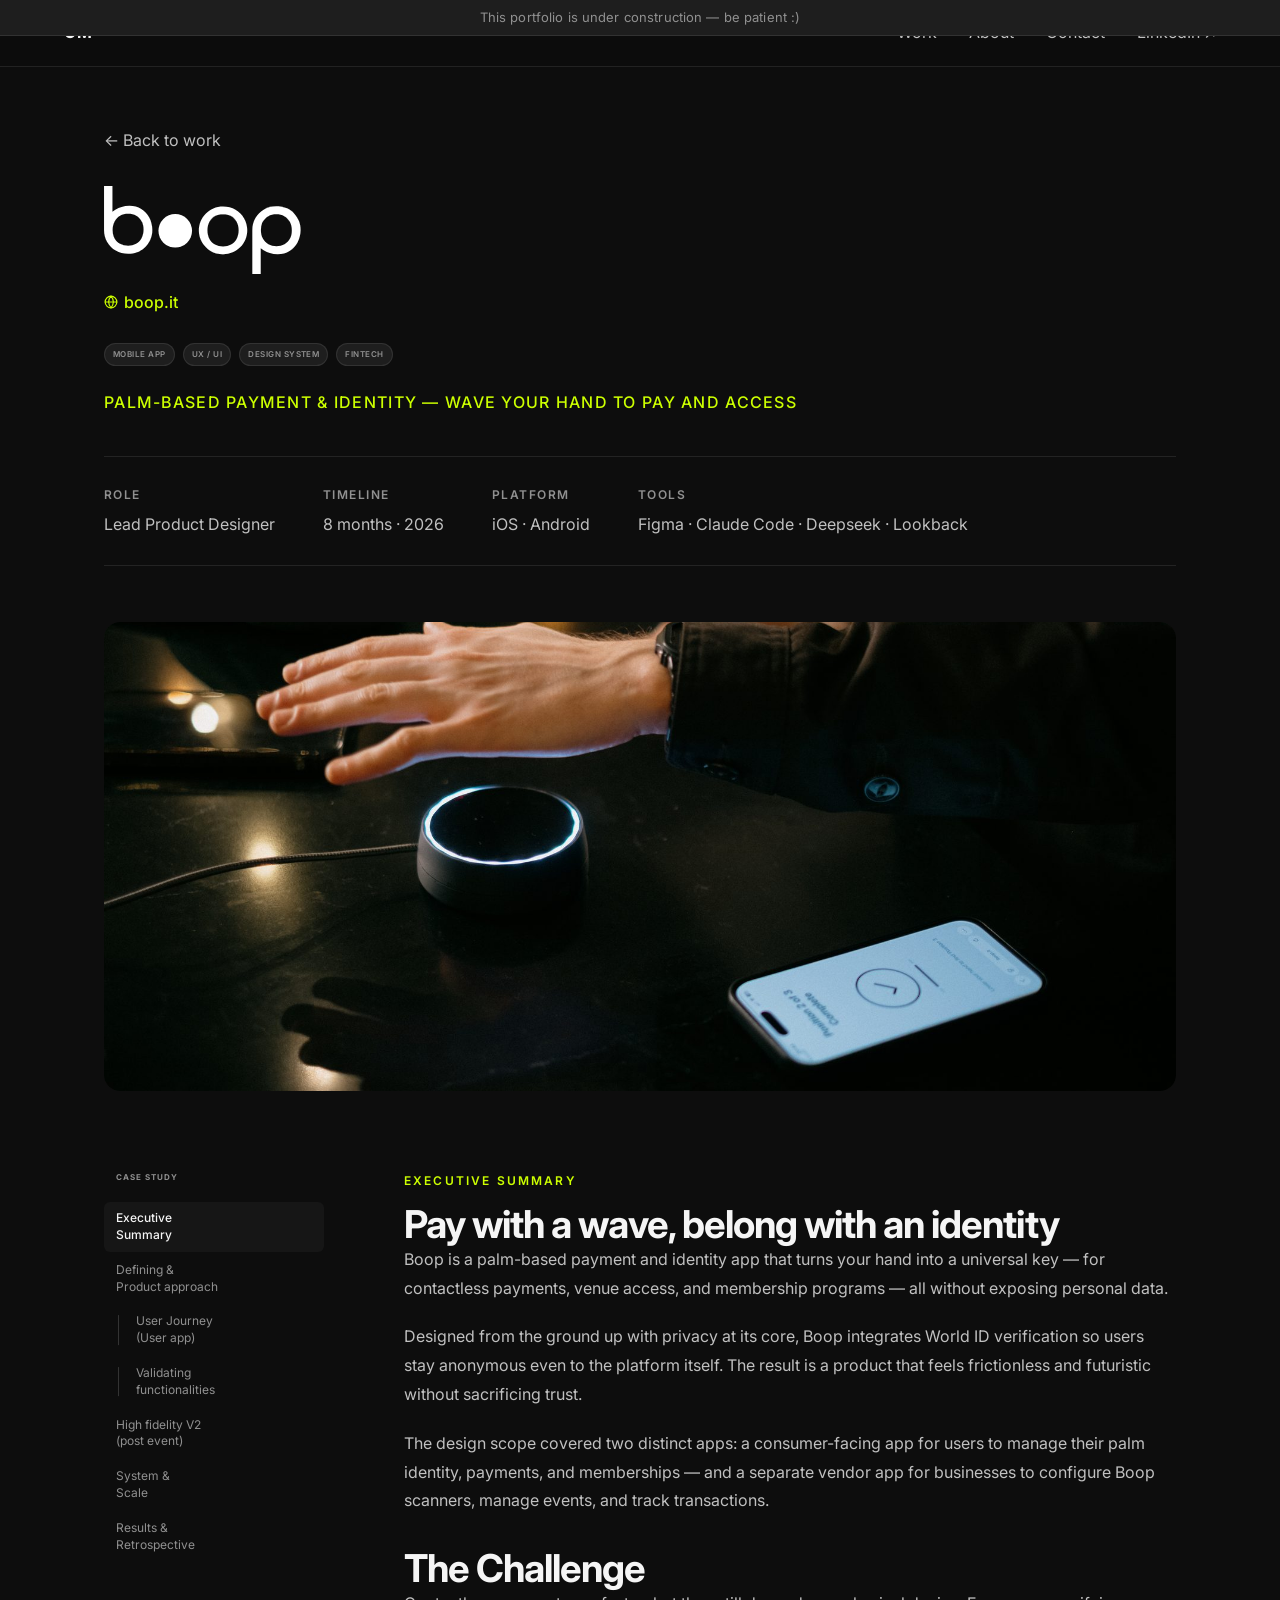
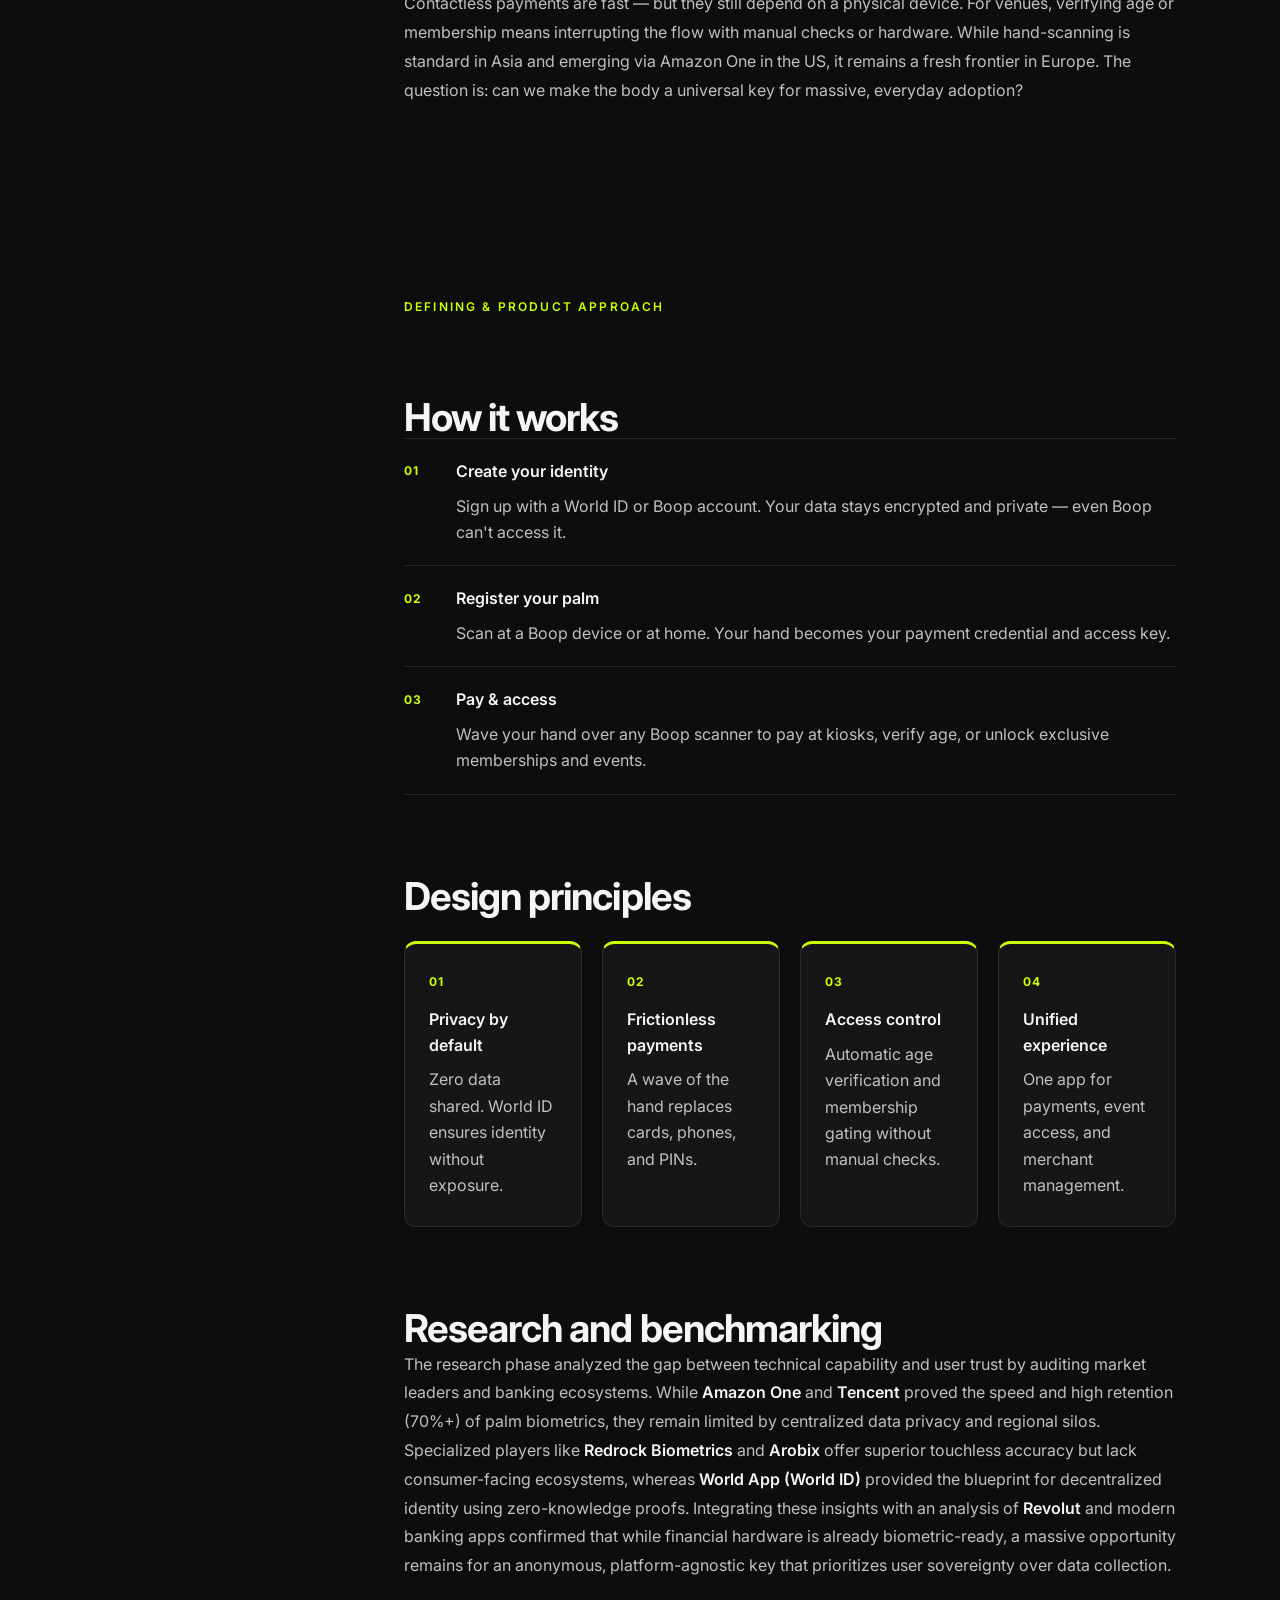
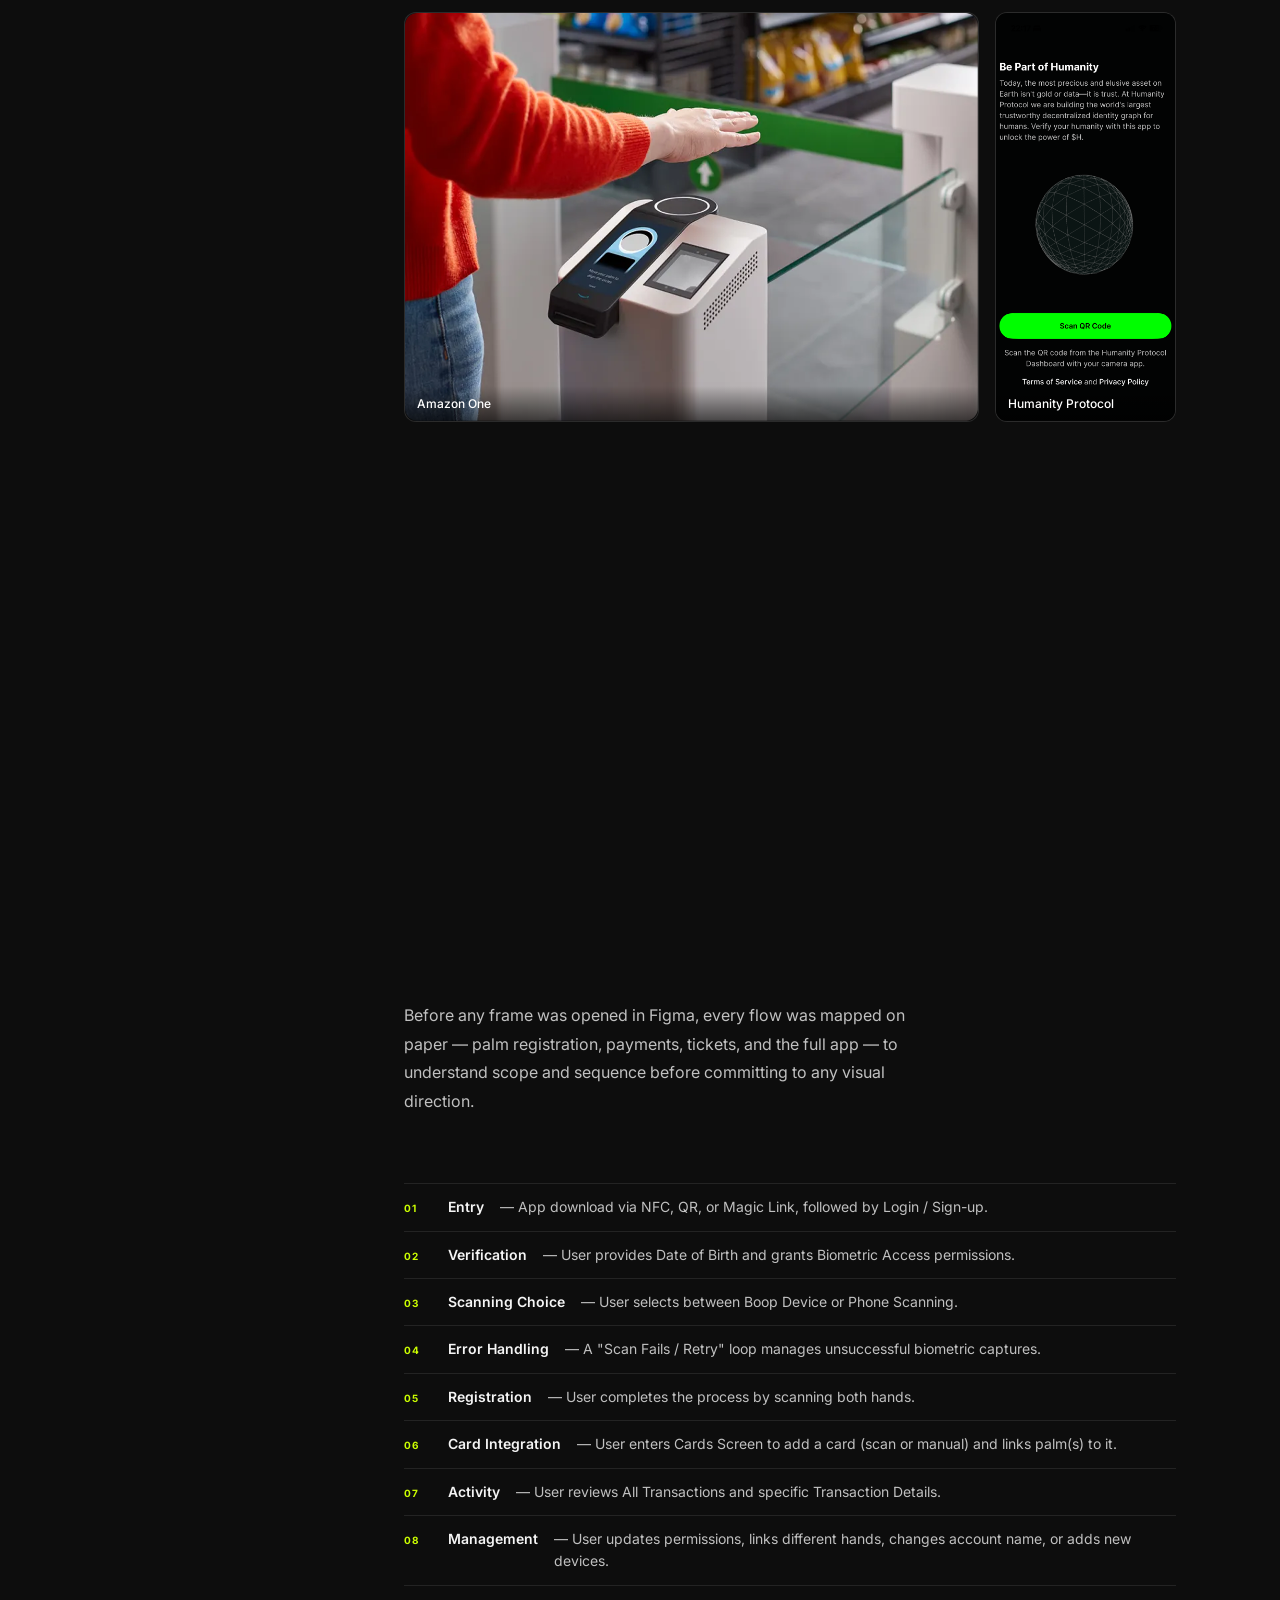
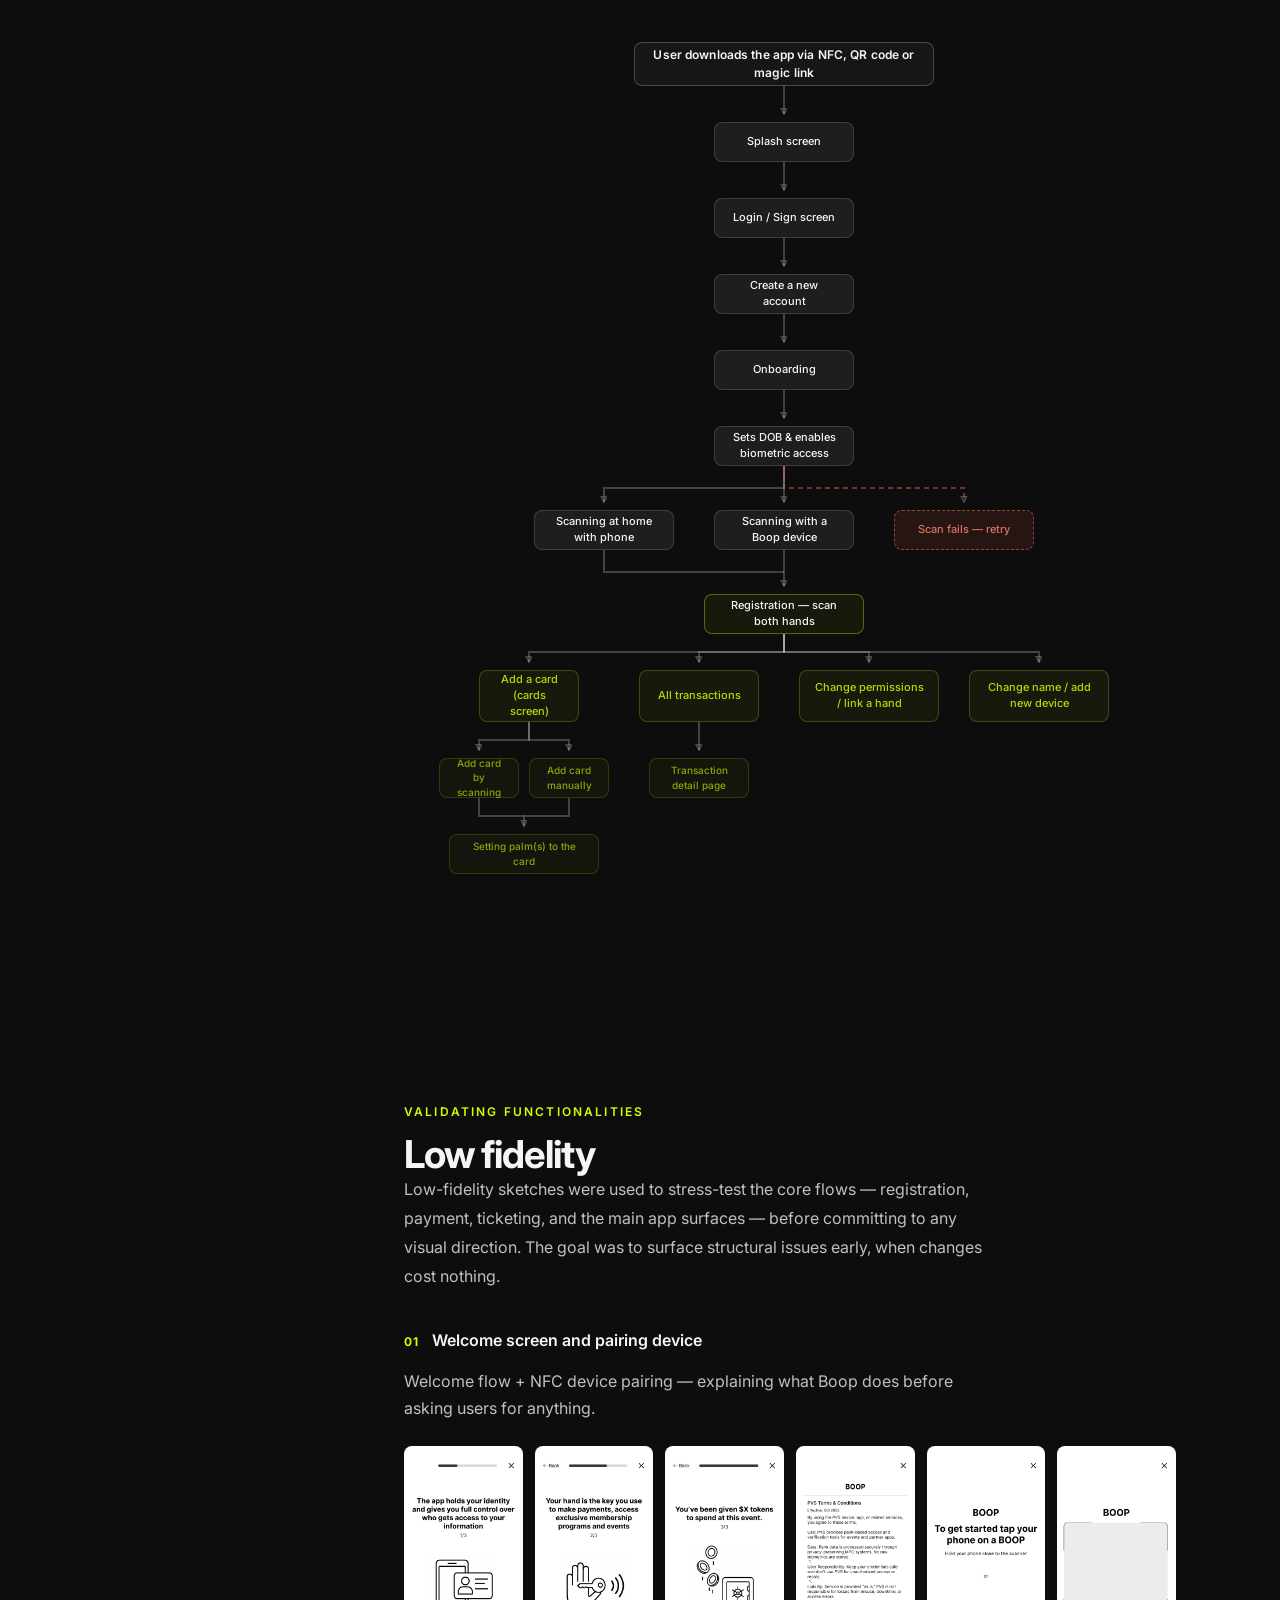
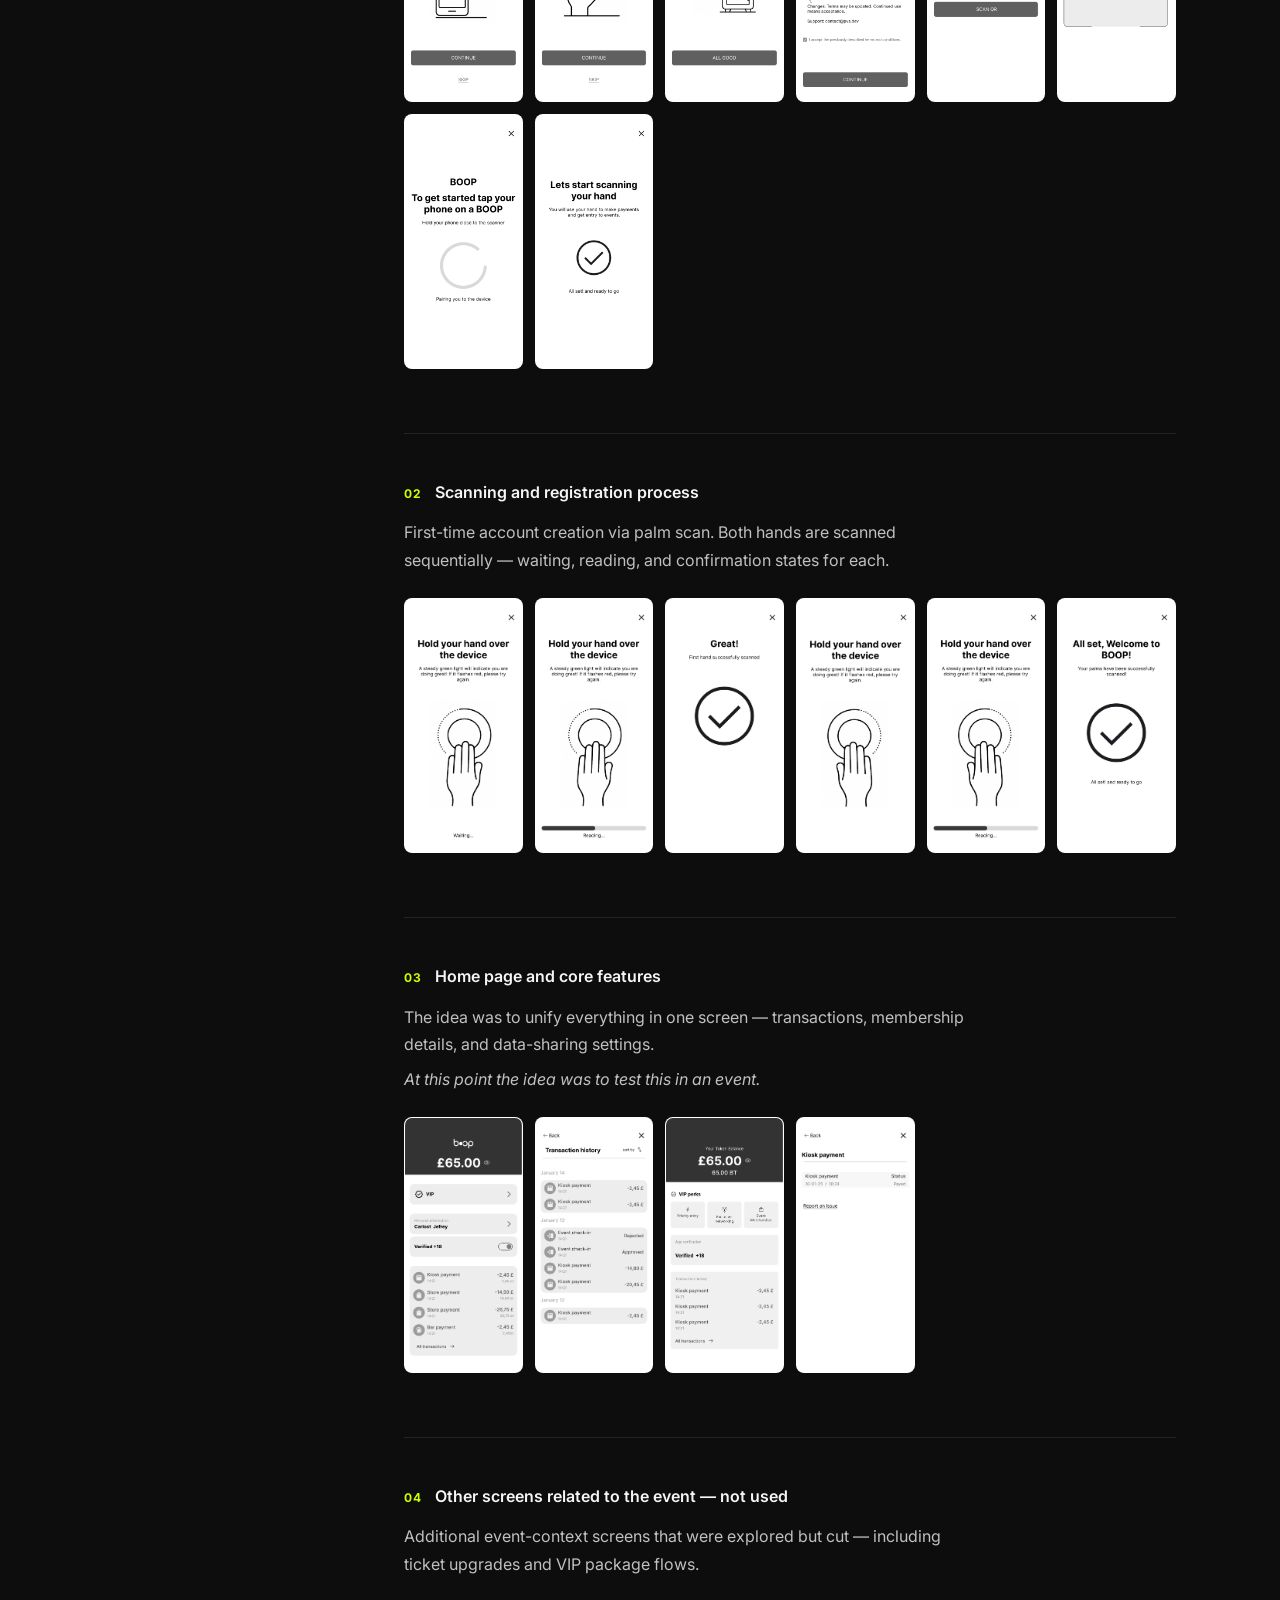
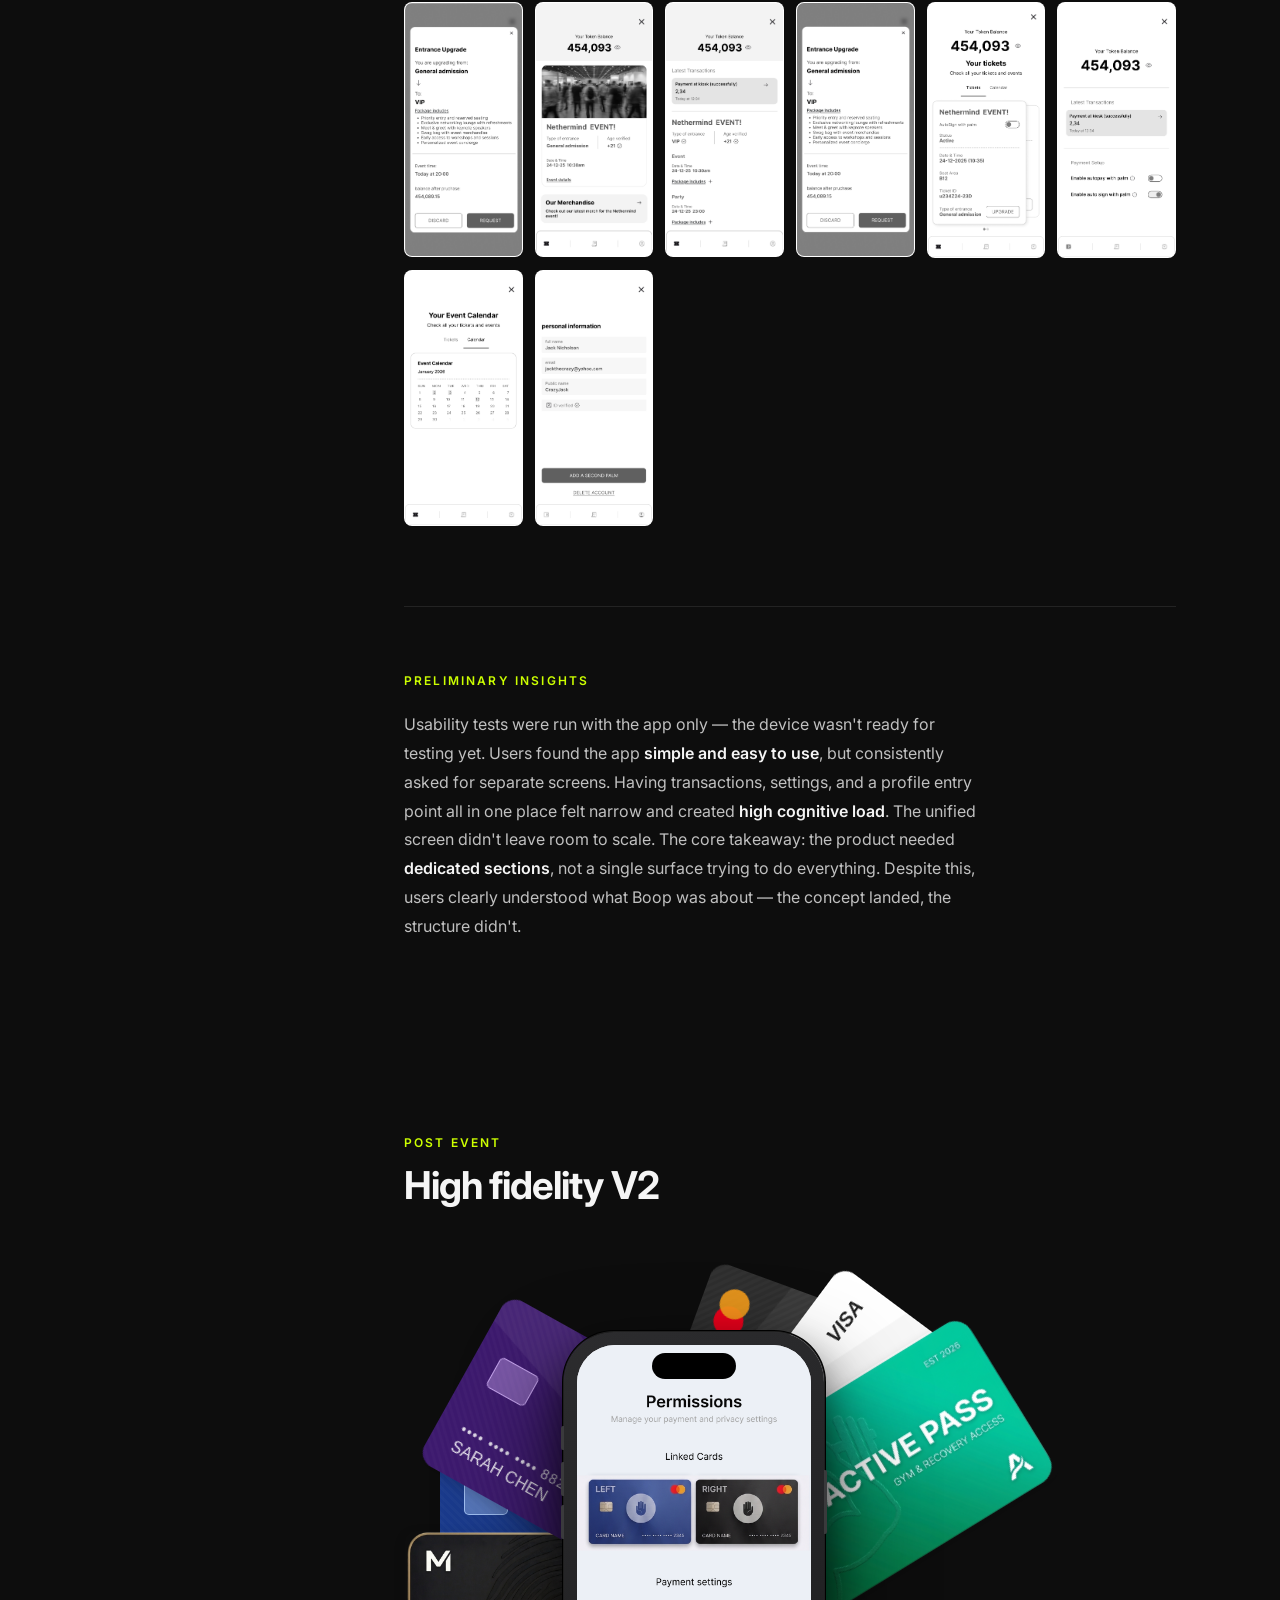
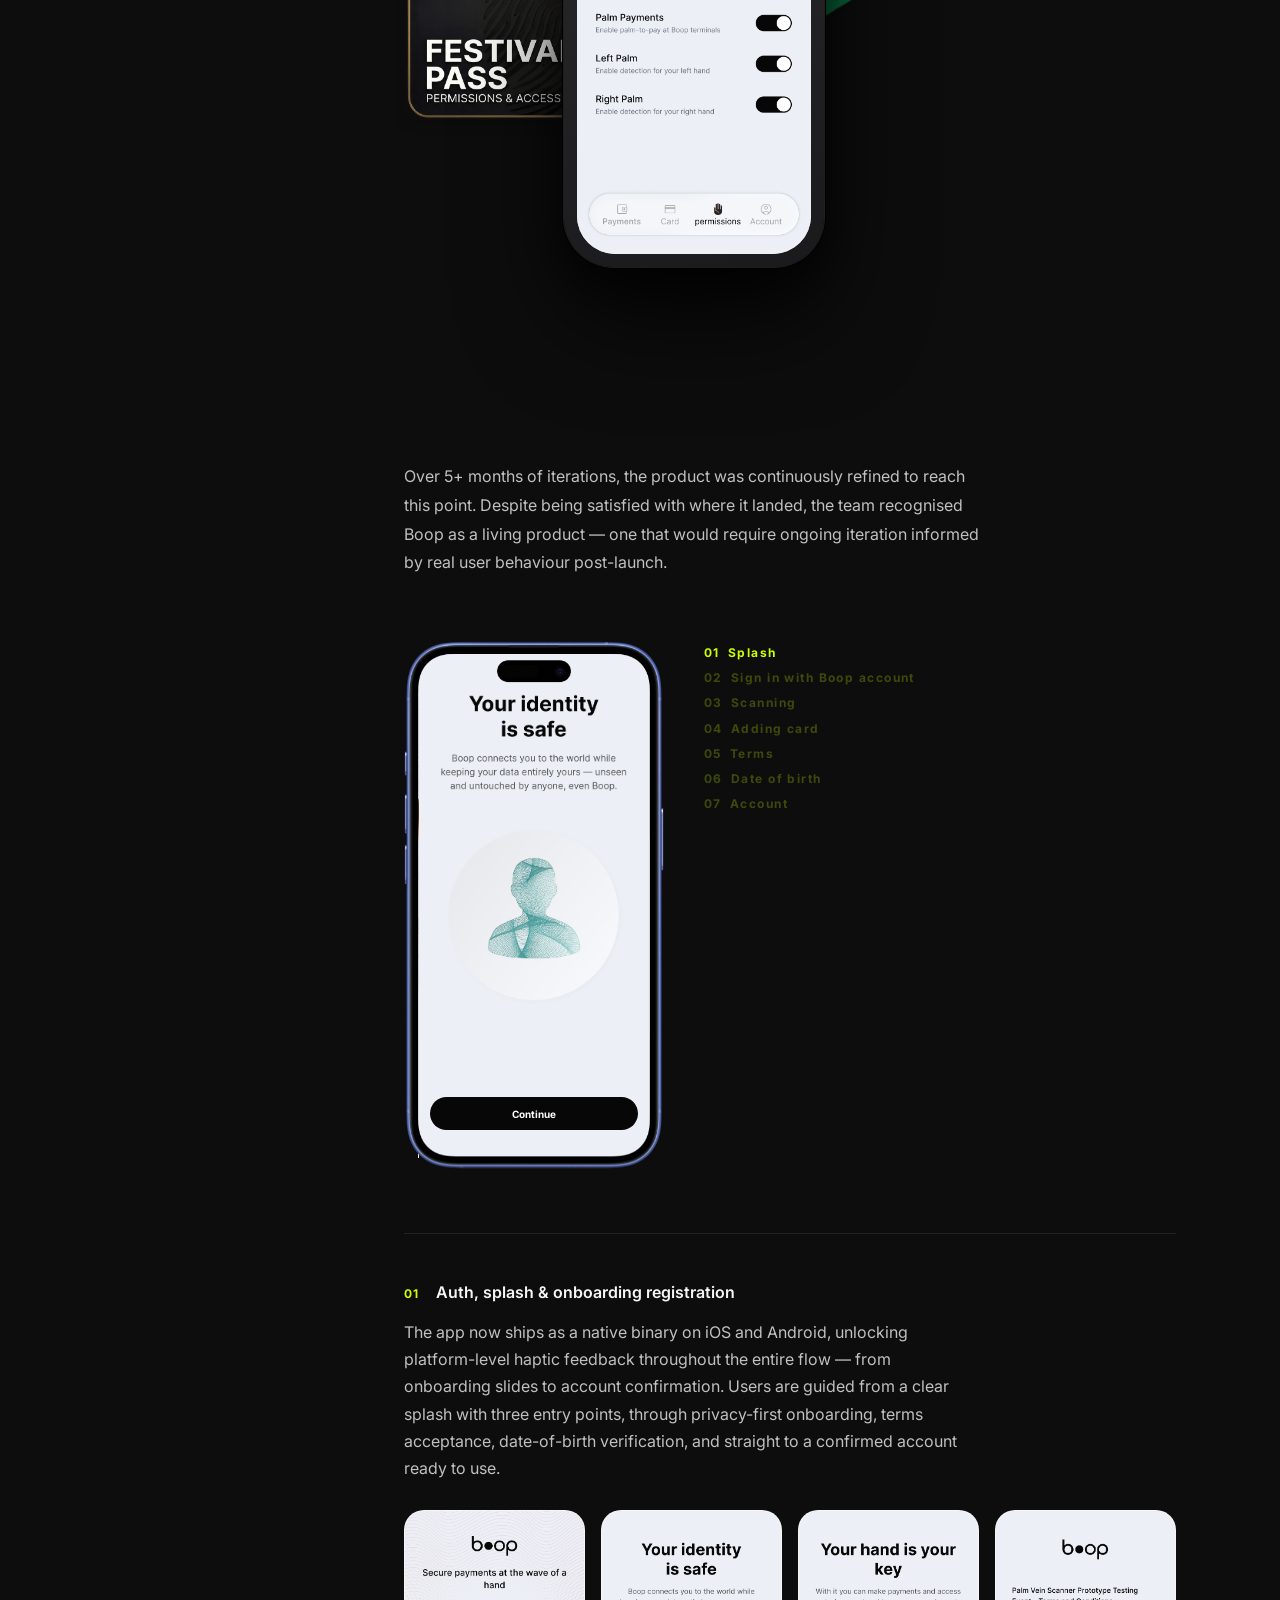
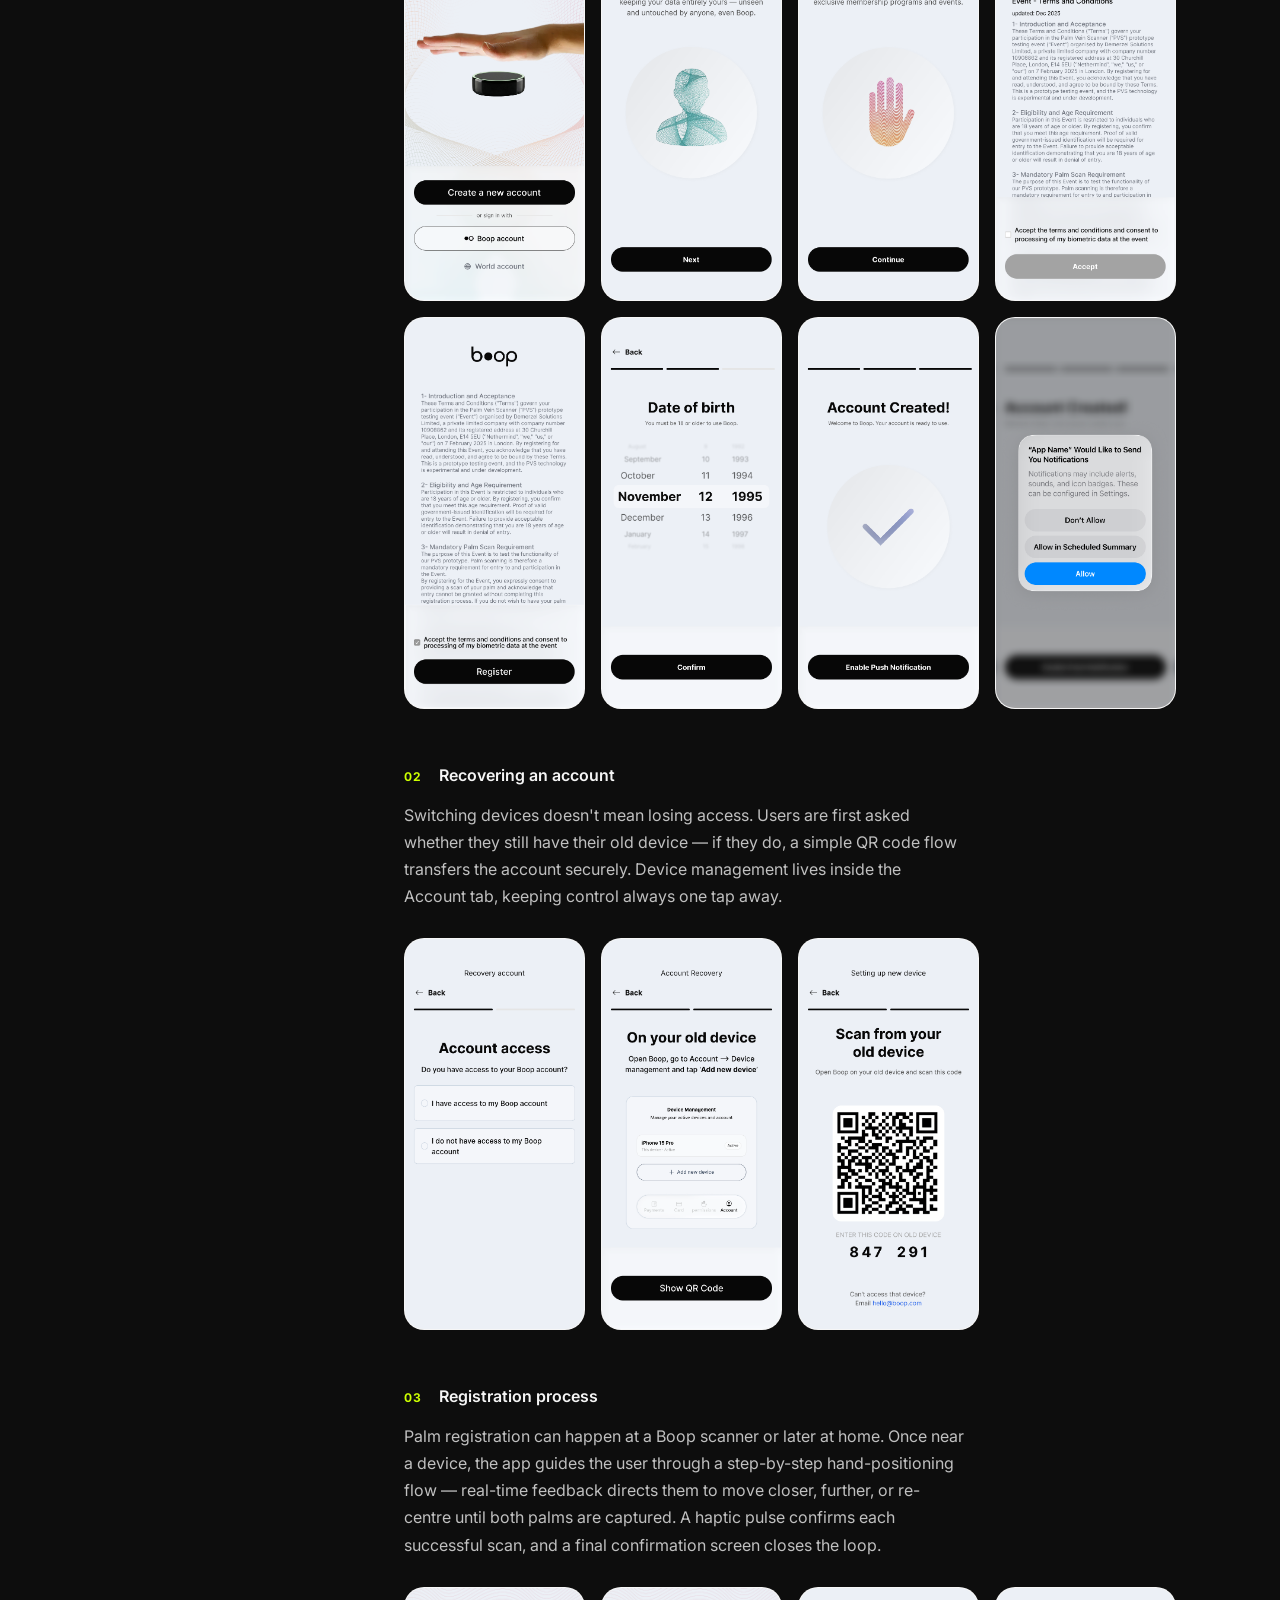
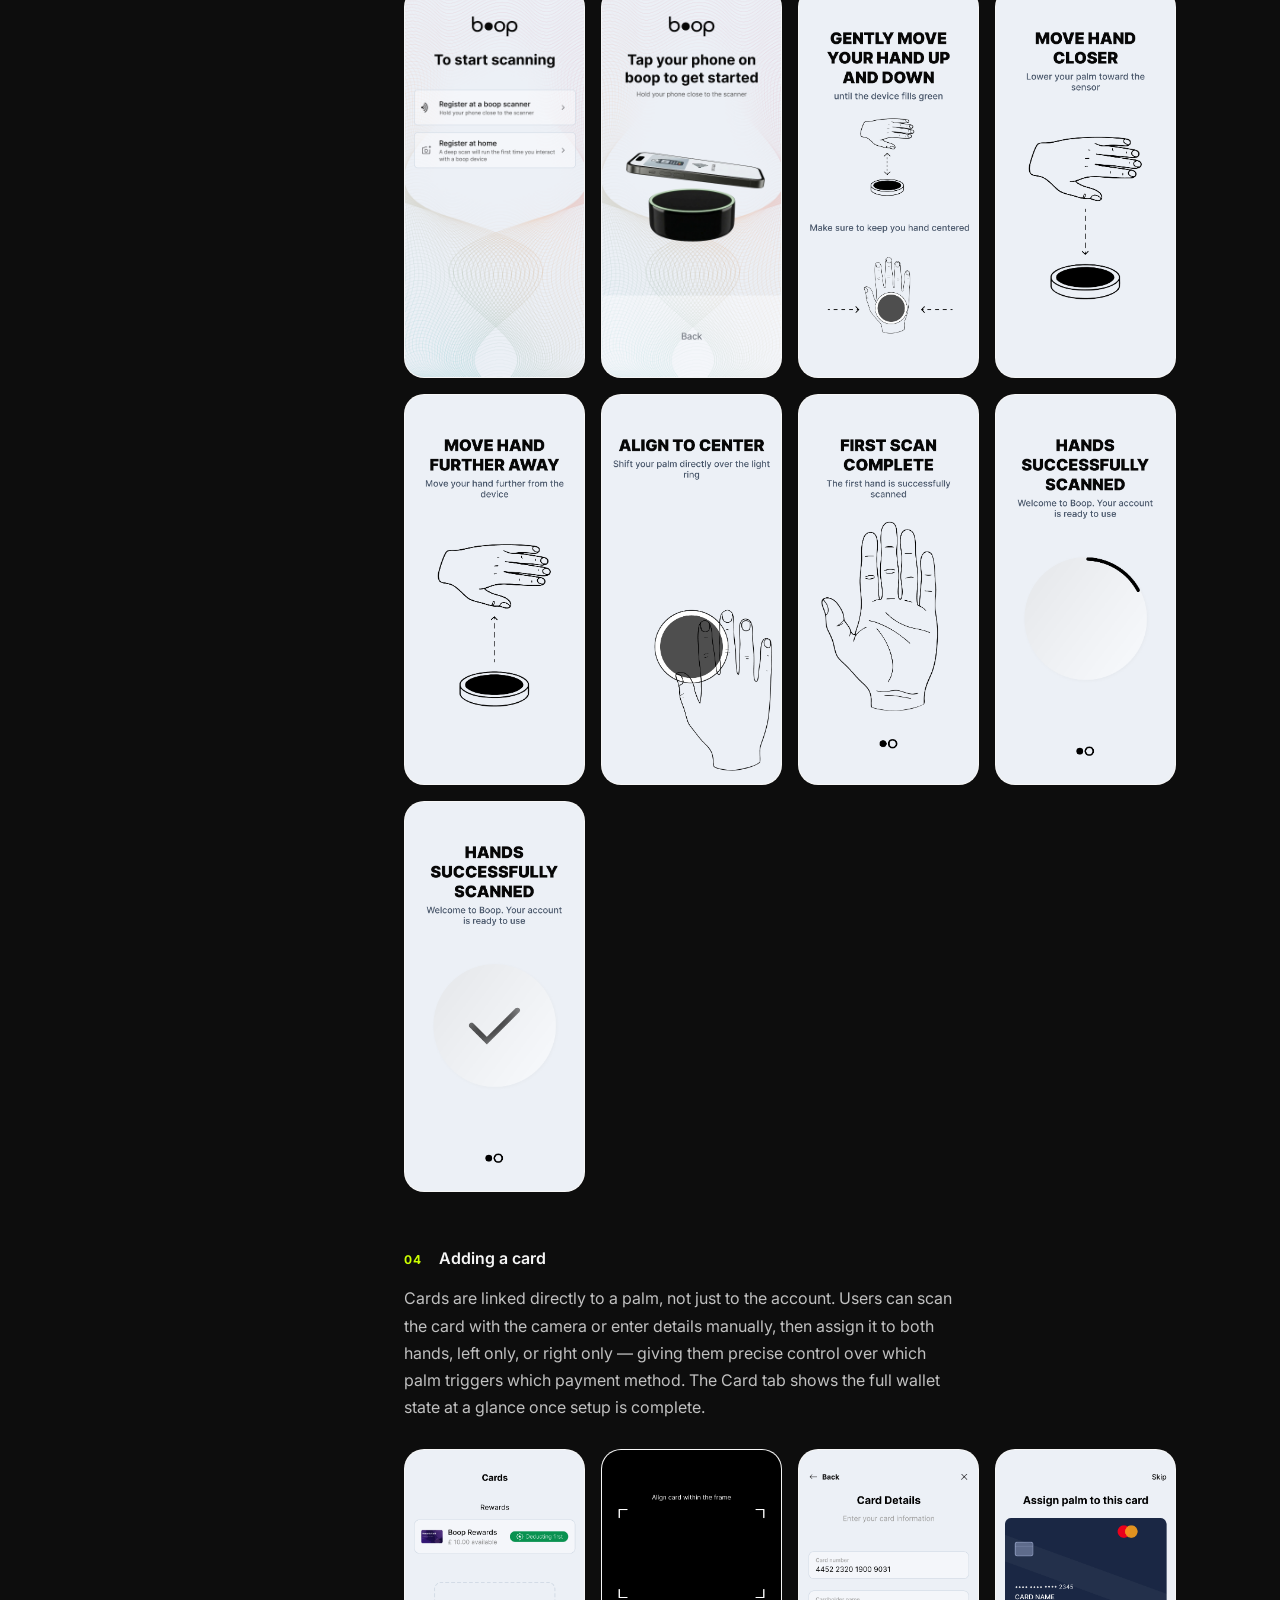
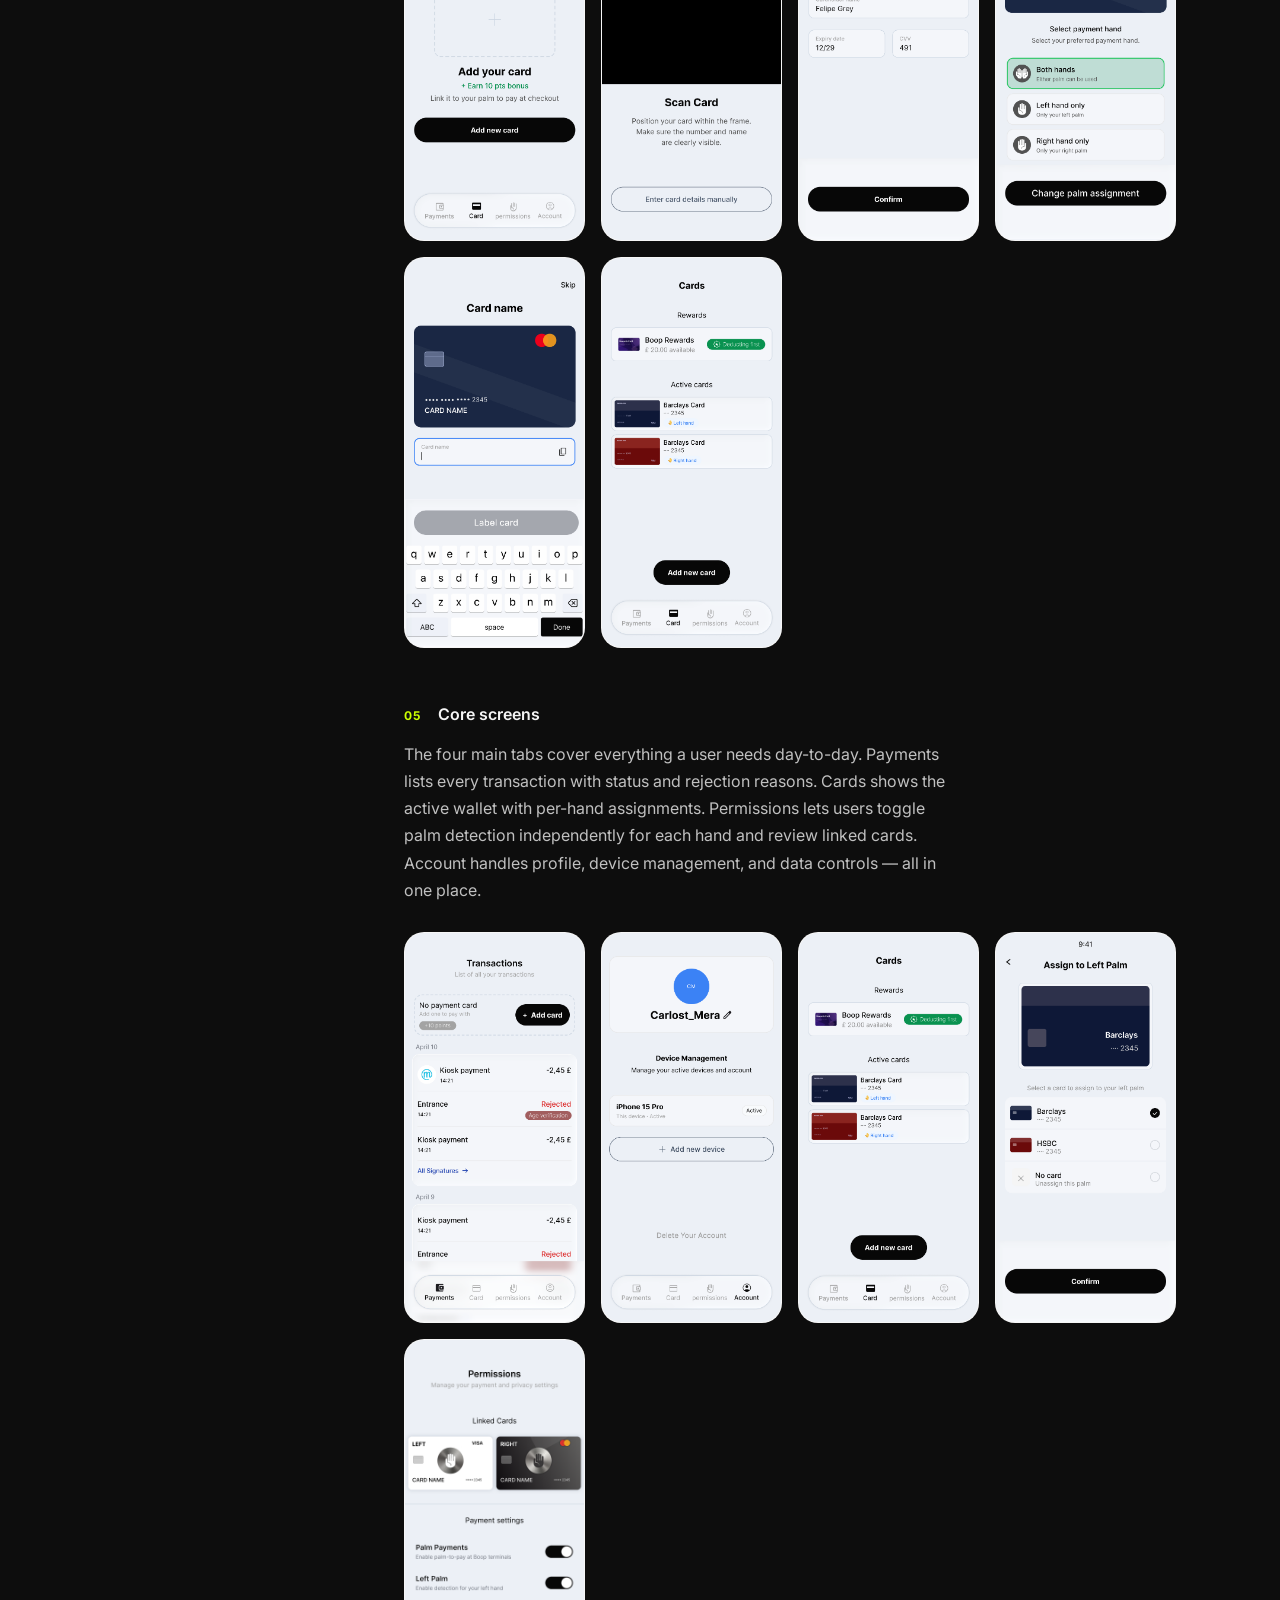
<file: boop.html>
<!DOCTYPE html>
<html lang="en">
<head>
<!-- Google tag (gtag.js) -->
<script async src="https://www.googletagmanager.com/gtag/js?id=G-E2T7YBM5FS"></script>
<script>
  window.dataLayer = window.dataLayer || [];
  function gtag(){dataLayer.push(arguments);}
  gtag('js', new Date());
  gtag('config', 'G-E2T7YBM5FS');
</script>
<!-- Google Tag Manager -->
<script>(function(w,d,s,l,i){w[l]=w[l]||[];w[l].push({'gtm.start':
new Date().getTime(),event:'gtm.js'});var f=d.getElementsByTagName(s)[0],
j=d.createElement(s),dl=l!='dataLayer'?'&l='+l:'';j.async=true;j.src=
'https://www.googletagmanager.com/gtm.js?id='+i+dl;f.parentNode.insertBefore(j,f);
})(window,document,'script','dataLayer','GTM-M5BDFLX8');</script>
<!-- End Google Tag Manager -->
  <meta charset="UTF-8">
  <meta name="viewport" content="width=device-width, initial-scale=1.0">
  <title>Boop — Carlos Mera</title>
  <meta name="description" content="Boop — Palm-based payment and identity app. Designed by Carlos Mera.">
  <link rel="preconnect" href="https://fonts.googleapis.com">
  <link rel="preconnect" href="https://fonts.gstatic.com" crossorigin>
  <link href="https://fonts.googleapis.com/css2?family=Inter:wght@300;400;500;600;700&display=swap" rel="stylesheet">
  <link rel="stylesheet" href="style.css">
  <link rel="stylesheet" href="project.css">
  <link rel="stylesheet" href="boop.css">
</head>
<body>
<!-- Google Tag Manager (noscript) -->
<noscript><iframe src="https://www.googletagmanager.com/ns.html?id=GTM-M5BDFLX8"
height="0" width="0" style="display:none;visibility:hidden"></iframe></noscript>
<!-- End Google Tag Manager (noscript) -->

  <div class="site-banner">This portfolio is under construction — be patient :)</div>

  <header class="nav" id="nav">
    <div class="nav__progress"><div class="nav__progress-fill" id="navProgress"></div></div>
    <div class="nav__inner">
      <a href="/" class="nav__logo">CM</a>
      <nav class="nav__links">
        <a href="/#work">Work</a>
        <a href="/#about">About</a>
        <a href="/#contact">Contact</a>
        <a href="https://www.linkedin.com/in/carlosmmera/" target="_blank" rel="noopener" class="nav__cta" data-ga-event="outbound_click" data-ga-label="LinkedIn" data-ga-category="nav">LinkedIn ↗</a>
      </nav>
    </div>
  </header>

  <main class="project">

    <!-- ─── HERO ─── -->
    <section class="proj-hero">
      <div class="proj-hero__inner">
        <a href="/#work" class="proj-back">← Back to work</a>
        <h1 class="proj-hero__title">
          <img src="boop-logo.svg" alt="Boop" style="height:clamp(3rem,7vw,5.5rem);width:auto;display:block">
        </h1>
        <a href="https://boop.it/" target="_blank" rel="noopener" class="proj-hero__site-link" data-ga-event="outbound_click" data-ga-label="boop.it" data-ga-category="case_study_cta"><svg width="14" height="14" viewBox="0 0 24 24" fill="none" stroke="currentColor" stroke-width="2" stroke-linecap="round" stroke-linejoin="round" aria-hidden="true"><circle cx="12" cy="12" r="10"/><line x1="2" y1="12" x2="22" y2="12"/><path d="M12 2a15.3 15.3 0 0 1 4 10 15.3 15.3 0 0 1-4 10 15.3 15.3 0 0 1-4-10 15.3 15.3 0 0 1 4-10z"/></svg>boop.it</a>
        <div class="proj-hero__meta">
          <span class="tag">Mobile App</span>
          <span class="tag">UX / UI</span>
          <span class="tag">Design System</span>
          <span class="tag">Fintech</span>
        </div>
        <p class="proj-hero__tagline">Palm-based payment & identity — wave your hand to pay and access</p>
        <div class="proj-hero__details">
          <div class="proj-detail">
            <span class="proj-detail__label">Role</span>
            <span class="proj-detail__value">Lead Product Designer</span>
          </div>
          <div class="proj-detail">
            <span class="proj-detail__label">Timeline</span>
            <span class="proj-detail__value">8 months · 2026</span>
          </div>
          <div class="proj-detail">
            <span class="proj-detail__label">Platform</span>
            <span class="proj-detail__value">iOS · Android</span>
          </div>
          <div class="proj-detail">
            <span class="proj-detail__label">Tools</span>
            <span class="proj-detail__value">Figma · Claude Code · Deepseek · Lookback</span>
          </div>
        </div>
      </div>

      <!-- Hero cover photo -->
      <div class="proj-hero__cover boop-hero-cover">
        <img src="boop-event.jpg" alt="Boop palm scanner in use" loading="eager">
      </div>
    </section>


    <!-- ═══════════════════════════════════════
         CASE STUDY — Sticky left nav + content
    ═══════════════════════════════════════ -->
    <div class="boop-case">

      <!-- Sticky left nav -->
      <nav class="boop-case__nav" id="boopNav">
        <p class="boop-case__nav-title">Case study</p>
        <a href="#bs-summary"  class="boop-case__nav-item active" data-s="bs-summary">Executive<br>Summary</a>
        <a href="#bs-problem"  class="boop-case__nav-item" data-s="bs-problem">Defining &amp;<br>Product approach</a>
        <a href="#bs-ia"       class="boop-case__nav-item boop-case__nav-item--sub" data-s="bs-ia">User Journey<br>(User app)</a>
        <a href="#bs-lofi"     class="boop-case__nav-item boop-case__nav-item--sub" data-s="bs-lofi">Validating<br>functionalities</a>

        <a href="#bs-hifi"     class="boop-case__nav-item" data-s="bs-hifi">High fidelity V2<br>(post event)</a>
        <a href="#bs-system"   class="boop-case__nav-item" data-s="bs-system">System &amp;<br>Scale</a>
        <a href="#bs-results"  class="boop-case__nav-item" data-s="bs-results">Results &amp;<br>Retrospective</a>
      </nav>

      <!-- Scrolling content -->
      <div class="boop-case__content">


        <!-- ─── 1. EXECUTIVE SUMMARY ─── -->
        <div id="bs-summary" class="boop-case__block">
          <p class="section__label">Executive Summary</p>
          <h2 class="proj-section__title">Pay with a wave, belong with an identity</h2>
          <p class="proj-text">Boop is a palm-based payment and identity app that turns your hand into a universal key — for contactless payments, venue access, and membership programs — all without exposing personal data.</p>
          <p class="proj-text">Designed from the ground up with privacy at its core, Boop integrates World ID verification so users stay anonymous even to the platform itself. The result is a product that feels frictionless and futuristic without sacrificing trust.</p>
          <p class="proj-text">The design scope covered two distinct apps: a consumer-facing app for users to manage their palm identity, payments, and memberships — and a separate vendor app for businesses to configure Boop scanners, manage events, and track transactions.</p>

          <h2 class="proj-section__title" style="margin-top:2rem">The Challenge</h2>
          <p class="proj-text">Contactless payments are fast — but they still depend on a physical device. For venues, verifying age or membership means interrupting the flow with manual checks or hardware. While hand-scanning is standard in Asia and emerging via Amazon One in the US, it remains a fresh frontier in Europe. The question is: can we make the body a universal key for massive, everyday adoption?</p>
        </div>


        <!-- ─── 2. PROBLEM & SUCCESS ─── -->
        <div id="bs-problem" class="boop-case__block">
          <p class="section__label">Defining &amp; Product approach</p>

          <div style="margin-top:5rem">
            <h2 class="proj-section__title">How it works</h2>
            <div class="boop-steps">
              <div class="boop-step">
                <span class="boop-step__num">01</span>
                <div>
                  <h4 class="boop-step__title">Create your identity</h4>
                  <p class="boop-step__body">Sign up with a World ID or Boop account. Your data stays encrypted and private — even Boop can't access it.</p>
                </div>
              </div>
              <div class="boop-step">
                <span class="boop-step__num">02</span>
                <div>
                  <h4 class="boop-step__title">Register your palm</h4>
                  <p class="boop-step__body">Scan at a Boop device or at home. Your hand becomes your payment credential and access key.</p>
                </div>
              </div>
              <div class="boop-step">
                <span class="boop-step__num">03</span>
                <div>
                  <h4 class="boop-step__title">Pay & access</h4>
                  <p class="boop-step__body">Wave your hand over any Boop scanner to pay at kiosks, verify age, or unlock exclusive memberships and events.</p>
                </div>
              </div>
            </div>
          </div>

          <div style="margin-top:5rem">
            <h2 class="proj-section__title">Design principles</h2>
            <div class="boop-venta-grid">
              <div class="boop-venta">
                <span class="boop-venta__num">01</span>
                <h4 class="boop-venta__title">Privacy by default</h4>
                <p class="boop-venta__desc">Zero data shared. World ID ensures identity without exposure.</p>
              </div>
              <div class="boop-venta">
                <span class="boop-venta__num">02</span>
                <h4 class="boop-venta__title">Frictionless payments</h4>
                <p class="boop-venta__desc">A wave of the hand replaces cards, phones, and PINs.</p>
              </div>
              <div class="boop-venta">
                <span class="boop-venta__num">03</span>
                <h4 class="boop-venta__title">Access control</h4>
                <p class="boop-venta__desc">Automatic age verification and membership gating without manual checks.</p>
              </div>
              <div class="boop-venta">
                <span class="boop-venta__num">04</span>
                <h4 class="boop-venta__title">Unified experience</h4>
                <p class="boop-venta__desc">One app for payments, event access, and merchant management.</p>
              </div>
            </div>
          </div>

          <div id="bs-strategy" style="margin-top:5rem">
          <h2 class="proj-section__title">Research and benchmarking</h2>

          <p class="proj-text">The research phase analyzed the gap between technical capability and user trust by auditing market leaders and banking ecosystems. While <strong>Amazon One</strong> and <strong>Tencent</strong> proved the speed and high retention (70%+) of palm biometrics, they remain limited by centralized data privacy and regional silos. Specialized players like <strong>Redrock Biometrics</strong> and <strong>Arobix</strong> offer superior touchless accuracy but lack consumer-facing ecosystems, whereas <strong>World App (World ID)</strong> provided the blueprint for decentralized identity using zero-knowledge proofs. Integrating these insights with an analysis of <strong>Revolut</strong> and modern banking apps confirmed that while financial hardware is already biometric-ready, a massive opportunity remains for an anonymous, platform-agnostic key that prioritizes user sovereignty over data collection.</p>

          <div class="boop-research-grid">
            <div class="boop-research-grid__item boop-research-grid__item--feature">
              <img src="research-amazon-one.png" alt="Amazon One palm scanner" loading="lazy">
              <span class="boop-research-grid__label">Amazon One</span>
            </div>
            <div class="boop-research-grid__item">
              <img src="research-humanity-protocol.png" alt="Humanity Protocol app" loading="lazy">
              <span class="boop-research-grid__label">Humanity Protocol</span>
            </div>
            <div class="boop-research-grid__item">
              <img src="research-revolut.png" alt="Revolut app" loading="lazy">
              <span class="boop-research-grid__label">Revolut</span>
            </div>
            <div class="boop-research-grid__item">
              <img src="research-palm-scan.png" alt="Palm verification" loading="lazy">
              <span class="boop-research-grid__label">Palm scanning UX</span>
            </div>
            <div class="boop-research-grid__item">
              <img src="research-redrock.png" alt="Redrock Biometrics" loading="lazy">
              <span class="boop-research-grid__label">Redrock Biometrics</span>
            </div>
            <div class="boop-research-grid__item">
              <img src="research-world-id.png" alt="World ID verification" loading="lazy">
              <span class="boop-research-grid__label">World ID</span>
            </div>
          </div>

          <div id="bs-ia" style="margin-top:5rem">
            <p class="section__label">User Journey (User app)</p>
            <h3 class="proj-section__title" style="font-size:1.375rem;margin-bottom:1.75rem">User journey</h3>
            <p class="proj-text" style="max-width:540px;margin-bottom:2rem">Before any frame was opened in Figma, every flow was mapped on paper — palm registration, payments, tickets, and the full app — to understand scope and sequence before committing to any visual direction.</p>
            <p class="section__label" style="margin-bottom:1rem">Steps</p>
            <ol class="boop-ia-steps">
              <li><strong>Entry</strong> — App download via NFC, QR, or Magic Link, followed by Login / Sign-up.</li>
              <li><strong>Verification</strong> — User provides Date of Birth and grants Biometric Access permissions.</li>
              <li><strong>Scanning Choice</strong> — User selects between Boop Device or Phone Scanning.</li>
              <li><strong>Error Handling</strong> — A "Scan Fails / Retry" loop manages unsuccessful biometric captures.</li>
              <li><strong>Registration</strong> — User completes the process by scanning both hands.</li>
              <li><strong>Card Integration</strong> — User enters Cards Screen to add a card (scan or manual) and links palm(s) to it.</li>
              <li><strong>Activity</strong> — User reviews All Transactions and specific Transaction Details.</li>
              <li><strong>Management</strong> — User updates permissions, links different hands, changes account name, or adds new devices.</li>
            </ol>
            <div class="boop-ia-diagram">
              <div class="boop-ia-canvas">
                <!-- SVG connector layer -->
                <svg class="boop-ia-svg" viewBox="0 0 760 868" xmlns="http://www.w3.org/2000/svg" shape-rendering="crispEdges" aria-hidden="true">
                  <defs>
                    <marker id="ia-arr" markerWidth="8" markerHeight="8" refX="6" refY="3" orient="auto" markerUnits="userSpaceOnUse">
                      <path d="M0,0 L6,3 L0,6 Z" fill="rgba(255,255,255,0.38)"/>
                    </marker>
                    <marker id="ia-arr-err" markerWidth="8" markerHeight="8" refX="6" refY="3" orient="auto" markerUnits="userSpaceOnUse">
                      <path d="M0,0 L6,3 L0,6 Z" fill="rgba(220,90,70,0.7)"/>
                    </marker>
                  </defs>
                  <!-- Main flow -->
                  <path d="M380,60 V88"/>
                  <path d="M380,136 V164"/>
                  <path d="M380,212 V240"/>
                  <path d="M380,288 V316"/>
                  <path d="M380,364 V392"/>
                  <!-- Biometric → scan branches -->
                  <path d="M380,440 V462 H200 V476"/>
                  <path d="M380,440 V476"/>
                  <path class="ia-connector--error" d="M380,440 V462 H560 V476"/>
                  <!-- Phone merges back to trunk → Registration -->
                  <path class="ia-no-marker" d="M200,524 V546 H380"/>
                  <path d="M380,524 V560"/>
                  <!-- Registration → 4 feature areas -->
                  <path d="M380,608 V626 H125 V636"/>
                  <path d="M380,608 V626 H295 V636"/>
                  <path d="M380,608 V626 H465 V636"/>
                  <path d="M380,608 V626 H635 V636"/>
                  <!-- Add card sub-branches -->
                  <path d="M125,696 V714 H75 V724"/>
                  <path d="M125,696 V714 H165 V724"/>
                  <!-- Transaction detail -->
                  <path d="M295,696 V724"/>
                  <!-- Scan + Manual converge → Link palm -->
                  <path class="ia-no-marker" d="M75,772 V790 H120"/>
                  <path d="M165,772 V790 H120 V800"/>
                </svg>

                <!-- Nodes -->
                <div class="ia-node ia-node--entry" style="left:230px;top:16px;width:300px;height:44px">
                  User downloads the app via NFC, QR code or magic link
                </div>
                <div class="ia-node" style="left:310px;top:96px;width:140px;height:40px">Splash screen</div>
                <div class="ia-node" style="left:310px;top:172px;width:140px;height:40px">Login / Sign screen</div>
                <div class="ia-node" style="left:310px;top:248px;width:140px;height:40px">Create a new account</div>
                <div class="ia-node" style="left:310px;top:324px;width:140px;height:40px">Onboarding</div>
                <div class="ia-node" style="left:310px;top:400px;width:140px;height:40px">Sets DOB & enables biometric access</div>
                <!-- Scan methods -->
                <div class="ia-node" style="left:130px;top:484px;width:140px;height:40px">Scanning at home with phone</div>
                <div class="ia-node" style="left:310px;top:484px;width:140px;height:40px">Scanning with a Boop device</div>
                <div class="ia-node ia-node--error" style="left:490px;top:484px;width:140px;height:40px">Scan fails — retry</div>
                <!-- Registration milestone -->
                <div class="ia-node ia-node--highlight" style="left:300px;top:568px;width:160px;height:40px">Registration — scan both hands</div>
                <!-- 4 core features -->
                <div class="ia-node ia-node--feature" style="left:75px;top:644px;width:100px;height:52px">Add a card (cards screen)</div>
                <div class="ia-node ia-node--feature" style="left:235px;top:644px;width:120px;height:52px">All transactions</div>
                <div class="ia-node ia-node--feature" style="left:395px;top:644px;width:140px;height:52px">Change permissions / link a hand</div>
                <div class="ia-node ia-node--feature" style="left:565px;top:644px;width:140px;height:52px">Change name / add new device</div>
                <!-- Add card sub-nodes -->
                <div class="ia-node ia-node--feature ia-node--sub" style="left:35px;top:732px;width:80px;height:40px">Add card by scanning</div>
                <div class="ia-node ia-node--feature ia-node--sub" style="left:125px;top:732px;width:80px;height:40px">Add card manually</div>
                <!-- Transaction detail -->
                <div class="ia-node ia-node--feature ia-node--sub" style="left:245px;top:732px;width:100px;height:40px">Transaction detail page</div>
                <!-- Palm linking -->
                <div class="ia-node ia-node--feature ia-node--sub" style="left:45px;top:808px;width:150px;height:40px">Setting palm(s) to the card</div>
              </div>
            </div>
          </div>

          </div><!-- /bs-strategy -->
        </div><!-- /bs-problem -->


        <!-- ─── LOW FIDELITY ─── -->
        <div id="bs-lofi" class="boop-case__block">
          <p class="section__label">Validating functionalities</p>
          <h2 class="proj-section__title">Low fidelity</h2>

          <p class="proj-text" style="max-width:580px;margin-bottom:2.5rem">Low-fidelity sketches were used to stress-test the core flows — registration, payment, ticketing, and the main app surfaces — before committing to any visual direction. The goal was to surface structural issues early, when changes cost nothing.</p>

          <div class="boop-first-approach">

            <div class="boop-sketch-item">
              <div class="boop-sketch-item__header">
                <span class="boop-sketch-sec__num">01</span>
                <h4 class="boop-sketch-sec__name">Welcome screen and pairing device</h4>
              </div>
              <p class="boop-sketch-item__desc" style="margin-bottom:1.5rem">Welcome flow + NFC device pairing — explaining what Boop does before asking users for anything.</p>
              <div class="boop-screen-grid">
                <img src="lofi-welcome-1.png"     alt="Welcome screen 1/3"        loading="lazy">
                <img src="lofi-welcome-2.png"     alt="Welcome screen 2/3"        loading="lazy">
                <img src="lofi-welcome-3.png"     alt="Welcome screen 3/3"        loading="lazy">
                <img src="lofi-tc.png"            alt="Terms & Conditions"        loading="lazy">
                <img src="lofi-pairing-1.png"     alt="Tap phone on Boop device"  loading="lazy">
                <img src="lofi-pairing-2.png"     alt="Pairing in progress"       loading="lazy">
                <img src="lofi-pairing-3.png"     alt="Pairing — scanning prompt" loading="lazy">
                <img src="lofi-pairing-done.png"  alt="All set and ready to go"   loading="lazy">
              </div>
            </div>

            <div class="boop-sketch-item">
              <div class="boop-sketch-item__header">
                <span class="boop-sketch-sec__num">02</span>
                <h4 class="boop-sketch-sec__name">Scanning and registration process</h4>
              </div>
              <p class="boop-sketch-item__desc" style="margin-bottom:1.5rem">First-time account creation via palm scan. Both hands are scanned sequentially — waiting, reading, and confirmation states for each.</p>
              <div class="boop-screen-grid">
                <img src="lofi-scan1-waiting.png"  alt="First hand — waiting"    loading="lazy">
                <img src="lofi-scan1-reading.png"  alt="First hand — reading"    loading="lazy">
                <img src="lofi-scan1-done.png"     alt="First hand — done"       loading="lazy">
                <img src="lofi-scan2-waiting.png"  alt="Second hand — waiting"   loading="lazy">
                <img src="lofi-scan2-reading.png"  alt="Second hand — reading"   loading="lazy">
                <img src="lofi-scan2-done.png"     alt="Both palms scanned"      loading="lazy">
              </div>
            </div>

            <div class="boop-sketch-item">
              <div class="boop-sketch-item__header">
                <span class="boop-sketch-sec__num">03</span>
                <h4 class="boop-sketch-sec__name">Home page and core features</h4>
              </div>
              <p class="boop-sketch-item__desc" style="margin-bottom:0.5rem">The idea was to unify everything in one screen — transactions, membership details, and data-sharing settings.</p>
              <p class="boop-sketch-item__desc" style="font-style:italic;margin-bottom:1.5rem">At this point the idea was to test this in an event.</p>
              <div class="boop-screen-grid">
                <img src="lofi-home-1.png" alt="Home — unified screen"       loading="lazy">
                <img src="lofi-home-2.png" alt="Transaction history"         loading="lazy">
                <img src="lofi-home-3.png" alt="Home — token balance & VIP"  loading="lazy">
                <img src="lofi-home-4.png" alt="Kiosk payment detail"        loading="lazy">
              </div>
            </div>

            <div class="boop-sketch-item">
              <div class="boop-sketch-item__header">
                <span class="boop-sketch-sec__num">04</span>
                <h4 class="boop-sketch-sec__name">Other screens related to the event — not used</h4>
              </div>
              <p class="boop-sketch-item__desc" style="margin-bottom:1.5rem">Additional event-context screens that were explored but cut — including ticket upgrades and VIP package flows.</p>
              <div class="boop-screen-grid">
                <img src="lofi-other-1.png" alt="Entrance upgrade modal"          loading="lazy">
                <img src="lofi-other-2.png" alt="Nethermind event — general view" loading="lazy">
                <img src="lofi-other-3.png" alt="Nethermind event — VIP + party"  loading="lazy">
                <img src="lofi-other-4.png" alt="Entrance upgrade — VIP details"  loading="lazy">
                <img src="lofi-other-5.png" alt="Your tickets"                    loading="lazy">
                <img src="lofi-other-6.png" alt="Payment setup"                   loading="lazy">
                <img src="lofi-other-7.png" alt="Event calendar"                  loading="lazy">
                <img src="lofi-other-8.png" alt="Personal information & profile"  loading="lazy">
              </div>
            </div>

          </div><!-- /boop-first-approach -->

          <div style="margin-top:3rem;padding-top:0">
            <p class="section__label" style="margin-bottom:1.25rem">Preliminary insights</p>
            <p class="proj-text" style="max-width:580px">Usability tests were run with the app only — the device wasn't ready for testing yet. Users found the app <strong>simple and easy to use</strong>, but consistently asked for separate screens. Having transactions, settings, and a profile entry point all in one place felt narrow and created <strong>high cognitive load</strong>. The unified screen didn't leave room to scale. The core takeaway: the product needed <strong>dedicated sections</strong>, not a single surface trying to do everything. Despite this, users clearly understood what Boop was about — the concept landed, the structure didn't.</p>
          </div>

        </div><!-- /bs-lofi -->


        <!-- ─── HIGH FIDELITY V2 ─── -->
        <div id="bs-hifi" class="boop-case__block">
          <p class="section__label">Post event</p>
          <h2 class="proj-section__title">High fidelity V2</h2>

          <div class="boop-s3-wrap" style="margin-top:3rem">
            <div class="s3-composition" id="boopS3">

              <!-- Festival Pass -->
              <div class="s3-card s3-card--festival">
                <img src="boop-festival-pass.png" alt="Festival Pass">
                <div class="s3-card-glint"></div>
              </div>

              <!-- Indigo Navy VISA -->
              <div class="s3-card s3-card--indigo">
                <div class="s3-card-texture"></div>
                <div class="s3-card-shine"></div>
                <div class="s3-card-chip s3-card-chip--indigo"></div>
                <span class="s3-card-network">VISA</span>
                <span class="s3-card-number">•••• •••• •••• 2345</span>
                <span class="s3-card-holder">JAMES MARTINEZ</span>
                <div class="s3-card-glint"></div>
              </div>

              <!-- Violet Mastercard -->
              <div class="s3-card s3-card--violet">
                <div class="s3-card-texture"></div>
                <div class="s3-card-shine"></div>
                <div class="s3-card-chip s3-card-chip--violet"></div>
                <div class="s3-card-mc"></div>
                <span class="s3-card-number">•••• •••• •••• 8821</span>
                <span class="s3-card-holder">SARAH CHEN</span>
                <div class="s3-card-glint"></div>
              </div>

              <!-- Black Mastercard -->
              <div class="s3-card s3-card--dark">
                <div class="s3-card-texture"></div>
                <div class="s3-card-shine"></div>
                <div class="s3-card-chip s3-card-chip--dark"></div>
                <div class="s3-card-mc"></div>
                <span class="s3-card-number">•••• •••• •••• 4417</span>
                <span class="s3-card-holder">RYO NAKAMURA</span>
                <div class="s3-card-glint"></div>
              </div>

              <!-- White VISA -->
              <div class="s3-card s3-card--white">
                <div class="s3-card-texture"></div>
                <div class="s3-card-shine s3-card-shine--dark"></div>
                <div class="s3-card-chip s3-card-chip--white"></div>
                <span class="s3-card-network s3-card-network--dark">VISA</span>
                <span class="s3-card-number s3-card-number--dark">•••• •••• •••• 9903</span>
                <span class="s3-card-holder s3-card-holder--dark">ALEX PATEL</span>
                <div class="s3-card-glint"></div>
              </div>

              <!-- Active Pass -->
              <div class="s3-card s3-card--active">
                <img src="boop-active-pass.png" alt="Active Pass">
                <div class="s3-card-glint"></div>
              </div>

              <!-- iPhone -->
              <div class="s3-iphone-wrap">
                <div class="iphone17-frame">
                  <div class="iphone17-dynamic-island"></div>
                  <div class="iphone17-btn-action"></div>
                  <div class="iphone17-btn-vol-up"></div>
                  <div class="iphone17-btn-vol-down"></div>
                  <div class="iphone17-btn-side"></div>
                  <div class="iphone17-screen">
                    <img src="boop-perm-screen.png" alt="Permissions Screen">
                  </div>
                </div>
              </div>

            </div>
          </div>

          <p class="proj-text" style="max-width:580px;margin-top:2.5rem">Over 5+ months of iterations, the product was continuously refined to reach this point. Despite being satisfied with where it landed, the team recognised Boop as a living product — one that would require ongoing iteration informed by real user behaviour post-launch.</p>

          <!-- ── iPhone 16 auto-animated demo ── -->
          <style>
            @keyframes bd-cursor-in  { from{opacity:0;transform:translate(-50%,-50%) scale(.4)} to{opacity:1;transform:translate(-50%,-50%) scale(1)} }
            @keyframes bd-cursor-out { from{opacity:1;transform:translate(-50%,-50%) scale(1)} to{opacity:0;transform:translate(-50%,-50%) scale(.4)} }
            @keyframes bd-ripple     { 0%{transform:translate(-50%,-50%) scale(0);opacity:.45} 100%{transform:translate(-50%,-50%) scale(2);opacity:0} }

            /* Screens fill the full port — row flex, each takes 100% width */
            .bd-screen { flex:0 0 100%; min-width:0; position:relative; overflow:hidden; }
            .bd-screen img { width:100%;height:100%;object-fit:cover;display:block; }

            /* Primary CTA — Figma: h-55, #070707, Inter Medium 20px — scaled ×0.59 */
            #bdBtn {
              display:flex;align-items:center;justify-content:center;
              width:100%;height:33px;border-radius:100px;
              background:#070707;color:#fefefe;
              font-family:'Inter',sans-serif;font-size:12px;font-weight:500;
              border:none;cursor:default;
              transition:background .15s, transform .12s;
            }
            #bdBtn.pressed { background:#2d2d2d; transform:scale(.97); }

            /* 04 Add new card — same pill as #bdBtn, absolutely positioned over bc-card-01.png */
            #bcAddBtn {
              position:absolute; left:12px; right:12px; top:calc(75% - 16px);
              display:flex; align-items:center; justify-content:center;
              height:33px; border-radius:100px;
              background:#070707; color:#fefefe;
              font-family:'Inter',sans-serif; font-size:10px; font-weight:500;
              border:none; cursor:default; pointer-events:none;
              transition:background .15s, transform .12s;
            }
            #bcAddBtn.pressed { background:#2d2d2d; transform:scale(.97); }

            /* Onboarding Continue — Figma: h-55, #070707, Inter Bold 16px — scaled ×0.59 */
            .bd-continue {
              display:flex;align-items:center;justify-content:center;
              width:100%;height:33px;border-radius:100px;
              background:#070707;color:#fefefe;
              font-family:'Inter',sans-serif;font-size:10px;font-weight:700;
              border:none;cursor:default;
              transition:background .15s, transform .12s;
            }

            /* Secondary CTA — Figma: h-55, glass bg, border #525252, Inter Medium 16px */
            .bd-btn2 {
              display:flex;align-items:center;justify-content:center;gap:5px;
              width:100%;height:33px;border-radius:9999px;
              background:rgba(255,255,255,0.4);border:1px solid #525252;
              font-family:'Inter',sans-serif;font-size:10px;font-weight:500;color:#070707;
              box-sizing:border-box;cursor:default;
            }
          </style>

          <div class="bd-demo-wrap" id="bdRegDemoWrap">
            <!-- aspect-ratio:433/879 establishes parent height from width before images load -->
            <div style="position:relative;width:260px;flex-shrink:0;aspect-ratio:433/879;">

              <!-- Screen viewport -->
              <div id="bdPort" style="position:absolute;top:2.5%;left:5.5%;width:89%;height:95.5%;overflow:hidden;z-index:1;">

                <!-- Registration track -->
                <div id="bdSlide" style="position:absolute;top:0;left:0;display:flex;flex-direction:row;width:100%;height:100%;transition:transform .45s cubic-bezier(.4,0,.2,1);">

                  <!-- Screen 0: splash bg + button panel overlay (exact Figma layout, scaled ×0.59) -->
                  <div class="bd-screen">
                    <img src="boop-splash-nobtn.png" alt="">
                    <!-- Button panel: pt-19 pb-28 px-12 col gap-9 — from Figma pt-32 pb-48 px-20 gap-16 -->
                    <div style="position:absolute;bottom:0;left:0;width:100%;box-sizing:border-box;
                                background:rgba(255,255,255,0.97);padding:19px 12px 28px;">
                      <div style="display:flex;flex-direction:column;gap:9px;width:100%;">

                        <!-- Primary -->
                        <button id="bdBtn">Create a new account</button>

                        <!-- Sub-group: divider + boop + world -->
                        <div style="display:flex;flex-direction:column;gap:9px;">

                          <!-- Divider -->
                          <div style="display:flex;gap:6px;align-items:center;overflow:hidden;">
                            <div style="background:#e6e6e6;height:1px;flex:1;flex-shrink:1;"></div>
                            <span style="font-family:'Inter',sans-serif;font-size:7px;font-weight:400;color:#525252;white-space:nowrap;">or sign in with</span>
                            <div style="background:#e6e6e6;height:1px;flex:1;flex-shrink:1;"></div>
                          </div>

                          <!-- Boop + World col, gap-5 -->
                          <div style="display:flex;flex-direction:column;gap:5px;align-items:center;">

                            <!-- Boop account -->
                            <div class="bd-btn2">
                              <svg width="16" height="9" viewBox="0 0 20 11" fill="none" xmlns="http://www.w3.org/2000/svg" style="flex-shrink:0;display:block;"><path d="M3.78126 9.0043C3.0528 9.0043 2.40342 8.83559 1.83312 8.49818C1.26282 8.16076 0.814719 7.71167 0.488831 7.15089C0.162944 6.59012 0 5.97232 0 5.29749C0 4.79849 0.0934529 4.32564 0.280359 3.87892C0.467265 3.4322 0.730852 3.03776 1.07112 2.69559C1.41138 2.34867 1.81155 2.07779 2.27163 1.88294C2.73171 1.6881 3.23492 1.59068 3.78126 1.59068C4.5145 1.59068 5.16628 1.75938 5.73658 2.0968C6.30689 2.43421 6.75498 2.88331 7.08087 3.44408C7.40676 4.00486 7.5697 4.62266 7.5697 5.29749C7.5697 5.79648 7.47625 6.26934 7.28934 6.71606C7.10244 7.16277 6.83885 7.55722 6.49858 7.89938C6.15832 8.24155 5.75815 8.51243 5.29807 8.71203C4.838 8.90688 4.33239 9.0043 3.78126 9.0043Z" fill="#070707"/><path d="M14.6069 10.643C13.5699 10.643 12.6454 10.4008 11.8336 9.91639C11.0217 9.432 10.3838 8.78728 9.91987 7.98224C9.45594 7.17719 9.22398 6.29027 9.22398 5.32149C9.22398 4.60514 9.35702 3.9263 9.62309 3.285C9.88917 2.64369 10.2644 2.07743 10.7488 1.58621C11.2332 1.08818 11.8029 0.699298 12.4578 0.419579C13.1128 0.139859 13.8291 0 14.6069 0C15.6507 0 16.5786 0.242196 17.3904 0.726587C18.2023 1.21098 18.8402 1.8557 19.3041 2.66074C19.768 3.46579 20 4.35271 20 5.32149C20 6.03785 19.867 6.71668 19.6009 7.35798C19.3348 7.99929 18.9596 8.56555 18.4752 9.05677C17.9908 9.54798 17.4211 9.93686 16.7662 10.2234C16.1112 10.5031 15.3915 10.643 14.6069 10.643ZM14.6069 8.9442C15.2823 8.9442 15.8793 8.79752 16.3978 8.50415C16.9231 8.20397 17.3358 7.78439 17.636 7.24541C17.9362 6.69962 18.0863 6.05831 18.0863 5.32149C18.0863 4.57785 17.9362 3.93654 17.636 3.39757C17.3427 2.85177 16.9333 2.43219 16.408 2.13883C15.8827 1.84547 15.2823 1.69878 14.6069 1.69878C13.9315 1.69878 13.3311 1.84547 12.8058 2.13883C12.2872 2.43219 11.8779 2.85177 11.5777 3.39757C11.2844 3.93654 11.1377 4.57785 11.1377 5.32149C11.1377 6.05831 11.2844 6.69962 11.5777 7.24541C11.8779 7.78439 12.2907 8.20397 12.816 8.50415C13.3413 8.79752 13.9383 8.9442 14.6069 8.9442Z" fill="#070707"/></svg>
                              Boop account
                            </div>

                            <!-- World account -->
                            <div style="display:flex;gap:5px;align-items:center;justify-content:center;
                                        height:20px;font-family:'Inter',sans-serif;font-size:10px;font-weight:500;color:#717680;">
                              <svg width="12" height="12" viewBox="0 0 28 28" xmlns="http://www.w3.org/2000/svg" style="flex-shrink:0;display:block;"><circle cx="14" cy="14" r="12" stroke="#525252" stroke-width="2.5" fill="none"/><ellipse cx="14" cy="14" rx="6.5" ry="12" stroke="#525252" stroke-width="2" fill="none"/><line x1="2" y1="14" x2="26" y2="14" stroke="#525252" stroke-width="2"/><path d="M3 9.5 Q14 11.5 25 9.5" stroke="#525252" stroke-width="1.5" fill="none" stroke-linecap="round"/><path d="M3 18.5 Q14 20.5 25 18.5" stroke="#525252" stroke-width="1.5" fill="none" stroke-linecap="round"/></svg>
                              World account
                            </div>

                          </div>
                        </div>
                      </div>
                    </div>
                  </div>

                  <!-- Screen 1: onboarding slide 1 — Your identity is safe -->
                  <div class="bd-screen">
                    <img src="boop-onboarding-1.png" alt="">
                  </div>

                  <!-- Screen 2: onboarding slide 2 — Your hand is your key -->
                  <div class="bd-screen">
                    <img src="boop-onboarding-2.png" alt="">
                  </div>

                  <!-- Screen 3: terms & conditions — interactive panel overlay -->
                  <div class="bd-screen">
                    <img src="boop-terms.png" alt="">
                    <!-- Overlay covers the static panel in the image; exact scale ×0.577 -->
                    <div style="position:absolute;bottom:0;left:0;width:100%;height:145px;box-sizing:border-box;
                                background:#f4f6fa;padding:22px 12px 22px;
                                display:flex;flex-direction:column;gap:14px;">
                      <!-- Checkbox row -->
                      <div style="display:flex;gap:5px;align-items:flex-start;">
                        <div id="bdCheckbox" style="
                          width:8px;height:8px;flex-shrink:0;margin-top:1px;
                          border-radius:1px;border:1px solid #d9d9d9;background:#fff;
                          display:flex;align-items:center;justify-content:center;
                          transition:background .25s,border-color .25s;
                        "></div>
                        <p style="margin:0;font-family:'Inter',sans-serif;font-size:8px;font-weight:500;
                                  color:#070707;line-height:1.45;">
                          Accept the terms and conditions and consent to processing of my biometric data at the event
                        </p>
                      </div>
                      <!-- Accept button — starts disabled (gray) -->
                      <button id="bdAcceptBtn" style="
                        display:flex;align-items:center;justify-content:center;
                        width:100%;height:33px;border-radius:100px;
                        background:#a3a3a3;color:#fff;
                        font-family:'Inter',sans-serif;font-size:10px;font-weight:700;
                        border:none;cursor:default;
                        transition:background .35s,transform .12s;
                      ">Accept</button>
                    </div>
                  </div>

                  <!-- Screen 4: date of birth — fully HTML, picker animates 1/1/2000 → Nov 12 1995 -->
                  <div class="bd-screen" style="background:#ecf0f6;display:flex;flex-direction:column;justify-content:space-between;">
                    <div style="padding:37px 12px 0;display:flex;flex-direction:column;gap:20px;">
                      <!-- Title + picker -->
                      <div style="display:flex;flex-direction:column;gap:14px;align-items:center;">
                        <div style="text-align:center;">
                          <p style="margin:0 0 4px;font:700 18px/1.2 'Inter',sans-serif;color:#070707;">Date of birth</p>
                          <p style="margin:0;font:400 7px/1.4 'Inter',sans-serif;color:#525252;">You must be 18 or older to use Boop.</p>
                        </div>
                        <!-- Picker widget -->
                        <div style="position:relative;width:100%;height:110px;overflow:hidden;">
                          <!-- Selection band -->
                          <div style="position:absolute;top:50%;left:3px;right:3px;height:22px;transform:translateY(-50%);background:rgba(255,255,255,0.55);border-radius:6px;z-index:1;pointer-events:none;"></div>
                          <!-- Top/bottom fades -->
                          <div style="position:absolute;inset:0 0 auto 0;height:36px;background:linear-gradient(#ecf0f6 25%,transparent);z-index:2;pointer-events:none;"></div>
                          <div style="position:absolute;inset:auto 0 0 0;height:36px;background:linear-gradient(transparent,#ecf0f6 75%);z-index:2;pointer-events:none;"></div>
                          <!-- Columns -->
                          <div style="display:flex;height:100%;overflow:hidden;">
                            <div style="flex:0 0 55%;overflow:hidden;"><div id="bdPMonth" style="transition:transform 1.3s cubic-bezier(.4,0,.2,1);"></div></div>
                            <div style="flex:0 0 15%;overflow:hidden;text-align:center;"><div id="bdPDay" style="transition:transform 1.3s cubic-bezier(.4,0,.2,1);"></div></div>
                            <div style="flex:0 0 30%;overflow:hidden;"><div id="bdPYear" style="transition:transform 1.3s cubic-bezier(.4,0,.2,1);"></div></div>
                          </div>
                        </div>
                      </div>
                    </div>
                    <!-- Confirm button — starts disabled -->
                    <div style="background:rgba(255,255,255,0.4);padding:22px 12px;box-sizing:border-box;">
                      <button id="bdConfirmBtn" style="
                        display:flex;align-items:center;justify-content:center;
                        width:100%;height:33px;border-radius:100px;
                        background:#a3a3a3;color:#fff;
                        font:700 10px 'Inter',sans-serif;
                        border:none;cursor:default;
                        transition:background .5s;
                      ">Confirm</button>
                    </div>
                  </div>

                  <!-- Screen 5: account created — animated ring + checkmark reveal -->
                  <div class="bd-screen" style="background:#ecf0f6;display:flex;flex-direction:column;justify-content:space-between;padding-top:37px;">
                    <!-- Title -->
                    <div style="display:flex;flex-direction:column;gap:5px;align-items:center;text-align:center;padding:0 12px;">
                      <p style="margin:0;font:700 18px/1.2 'Inter',sans-serif;color:#070707;">Account Created!</p>
                      <p style="margin:0;font:400 7px/1.4 'Inter',sans-serif;color:#525252;">Welcome to Boop. Your account is ready to use.</p>
                    </div>
                    <!-- Illustration -->
                    <div style="flex:1;display:flex;align-items:center;justify-content:center;position:relative;">
                      <!-- Frosted glass circle — hidden until ring completes -->
                      <div id="bdCircleBg" style="width:155px;height:155px;border-radius:50%;background:linear-gradient(-52deg,rgba(255,255,255,0.5) 14%,rgba(242,242,242,0.5) 49%,rgba(227,227,227,0.5) 85%);box-shadow:2px 2px 6px rgba(183,183,183,0.1);opacity:0;transition:opacity .35s ease;"></div>
                      <!-- Clockwise ring — stroke-dashoffset animated to 0 by JS -->
                      <svg style="position:absolute;width:155px;height:155px;" viewBox="0 0 155 155" overflow="visible">
                        <circle id="bdRingPath"
                          cx="77.5" cy="77.5" r="73"
                          fill="none" stroke="#8892C6" stroke-width="3" stroke-linecap="round"
                          stroke-dasharray="459" stroke-dashoffset="459"
                          transform="rotate(-90 77.5 77.5)"
                          style="transition:stroke-dashoffset 1.2s cubic-bezier(.4,0,.2,1);"/>
                      </svg>
                      <!-- Checkmark — fades in after ring completes -->
                      <svg id="bdCheckSvg" style="position:absolute;opacity:0;transition:opacity .4s ease;" width="78" height="60" viewBox="0 0 78 60">
                        <path d="M4 36 L27 54 L74 6" stroke="#8892C6" stroke-width="9" fill="none" stroke-linecap="round" stroke-linejoin="round"/>
                      </svg>
                    </div>
                    <!-- Done button -->
                    <div style="padding:22px 12px 28px;box-sizing:border-box;">
                      <button style="display:flex;align-items:center;justify-content:center;width:100%;height:33px;border-radius:100px;background:#070707;color:#fefefe;font:700 10px 'Inter',sans-serif;border:none;cursor:default;">Done</button>
                    </div>
                  </div>

                  <!-- Screen 6: scanning / account creation — choose method -->
                  <div class="bd-screen">
                    <img src="boop-scanning.png" alt="">
                    <!-- Micro-interaction overlays — positions derived from Figma node 2877:6626 (402×874px frame) -->
                    <div id="bdScan1" style="position:absolute;left:5.1%;top:26.1%;width:90.3%;height:9.2%;border-radius:8px;background:transparent;transition:background .15s ease,transform .12s ease;transform-origin:center;pointer-events:none;"></div>
                    <div id="bdScan2" style="position:absolute;left:5.1%;top:37.1%;width:90.3%;height:9.2%;border-radius:8px;background:transparent;transition:background .15s ease;pointer-events:none;"></div>
                  </div>

                  <!-- Screen 7: tap phone on scanner -->
                  <div class="bd-screen">
                    <img src="boop-scanning-2.png" alt="">
                  </div>

                  <!-- Screen 8: hover-hand prompt — "Hover your hand to begin" -->
                  <div class="bd-screen">
                    <img src="boop-hover-hand.png" alt="">
                  </div>

                  <!-- Screen 9: gently move hand up and down (Figma 3691:10113) -->
                  <div class="bd-screen">
                    <img src="boop-scan-move.png" alt="">
                  </div>

                  <!-- Screen 10: scanning step 5 (Figma 3691:10128) -->
                  <div class="bd-screen">
                    <img src="boop-scan-5.png" alt="">
                  </div>

                  <!-- Screen 11: "HANDS SUCCESSFULLY SCANNED" — animated radial progress (Figma 3735:10447) -->
                  <div class="bd-screen" style="background:#ecf0f6;height:100%;display:flex;flex-direction:column;align-items:center;justify-content:space-between;padding-top:20%;box-sizing:border-box;">
                    <div style="text-align:center;padding:0 23px;width:100%;">
                      <div style="font-family:Inter,sans-serif;font-weight:900;font-size:20px;line-height:1.15;color:#070707;text-transform:uppercase;">HANDS<br>SUCCESSFULLY<br>SCANNED</div>
                      <div style="font-family:Inter,sans-serif;font-weight:500;font-size:11.5px;color:#475569;margin-top:5px;line-height:1.4;">Welcome to Boop. Your account is ready to use</div>
                    </div>
                    <div style="position:relative;width:158px;height:158px;flex-shrink:0;">
                      <!-- blob background -->
                      <div style="position:absolute;inset:0;border-radius:50%;background:radial-gradient(ellipse at center,#ffffff 0%,rgba(255,255,255,0.85) 42%,rgba(236,240,246,0) 70%);"></div>
                      <!-- ring: fills clockwise, then hidden -->
                      <svg id="bdScanRing" viewBox="0 0 158 158" width="158" height="158" style="position:absolute;inset:0;">
                        <circle cx="79" cy="79" r="70" fill="none" stroke="#070707" stroke-width="3.5" stroke-linecap="round"
                          transform="rotate(-90 79 79)" stroke-dasharray="439.82" stroke-dashoffset="439.82"/>
                      </svg>
                      <!-- frosted glass circle: fades in after ring completes -->
                      <div id="bdScanGlass" style="position:absolute;inset:0;border-radius:50%;opacity:0;background:linear-gradient(-52.67deg,rgba(255,255,255,0.5) 13.7%,rgba(242,242,242,0.5) 48.9%,rgba(227,227,227,0.5) 85.5%);box-shadow:2px 2px 6px 0px rgba(183,183,183,0.1);"></div>
                      <!-- checkmark: fades in over glass -->
                      <div id="bdScanCheckmark" style="position:absolute;inset:0;display:flex;align-items:center;justify-content:center;opacity:0;">
                        <svg width="69" height="49" viewBox="0 0 119.719 85.4414" fill="none" xmlns="http://www.w3.org/2000/svg" overflow="visible">
                          <g>
                            <mask id="bdChkMask" style="mask-type:alpha" maskUnits="userSpaceOnUse" x="2" y="2" width="116" height="84">
                              <path d="M115.633 12.5982L42.7899 85.4414L4.25614 46.9077C1.90555 44.5571 1.90554 40.746 4.25614 38.3954C6.60674 36.0448 10.4178 36.0448 12.7684 38.3954L42.7899 68.4168L106.78 4.42638C109.225 1.98176 113.188 1.98176 115.633 4.42639C117.89 6.68296 117.89 10.3416 115.633 12.5982Z" fill="#0A0D12"/>
                            </mask>
                            <g mask="url(#bdChkMask)">
                              <g filter="url(#bdChkBlur)">
                                <rect width="175.522" height="77.4166" transform="matrix(-0.866025 0.5 0.5 0.866025 107.149 -34.4023)" fill="#0A0D12"/>
                              </g>
                            </g>
                          </g>
                          <defs>
                            <filter id="bdChkBlur" x="-129.28" y="-118.825" width="359.56" height="323.651" filterUnits="userSpaceOnUse" color-interpolation-filters="sRGB">
                              <feFlood flood-opacity="0" result="BackgroundImageFix"/>
                              <feBlend mode="normal" in="SourceGraphic" in2="BackgroundImageFix" result="shape"/>
                              <feGaussianBlur stdDeviation="42" result="effect1_foregroundBlur"/>
                            </filter>
                          </defs>
                        </svg>
                      </div>
                    </div>
                    <div style="padding-bottom:37px;display:flex;align-items:center;justify-content:center;">
                      <svg width="20" height="11" viewBox="0 0 20 11" fill="none" xmlns="http://www.w3.org/2000/svg">
                        <path d="M3.78126 9.0043C3.0528 9.0043 2.40342 8.83559 1.83312 8.49818C1.26282 8.16076 0.814719 7.71167 0.488831 7.15089C0.162944 6.59012 0 5.97232 0 5.29749C0 4.79849 0.0934529 4.32564 0.280359 3.87892C0.467265 3.4322 0.730852 3.03776 1.07112 2.69559C1.41138 2.34867 1.81155 2.07779 2.27163 1.88294C2.73171 1.6881 3.23492 1.59068 3.78126 1.59068C4.5145 1.59068 5.16628 1.75938 5.73658 2.0968C6.30689 2.43421 6.75498 2.88331 7.08087 3.44408C7.40676 4.00486 7.5697 4.62266 7.5697 5.29749C7.5697 5.79648 7.47625 6.26934 7.28934 6.71606C7.10244 7.16277 6.83885 7.55722 6.49858 7.89938C6.15832 8.24155 5.75815 8.51243 5.29807 8.71203C4.838 8.90688 4.33239 9.0043 3.78126 9.0043Z" fill="#070707"/>
                        <path d="M14.6069 10.643C13.5699 10.643 12.6454 10.4008 11.8336 9.91639C11.0217 9.432 10.3838 8.78728 9.91987 7.98224C9.45594 7.17719 9.22398 6.29027 9.22398 5.32149C9.22398 4.60514 9.35702 3.9263 9.62309 3.285C9.88917 2.64369 10.2644 2.07743 10.7488 1.58621C11.2332 1.08818 11.8029 0.699298 12.4578 0.419579C13.1128 0.139859 13.8291 0 14.6069 0C15.6507 0 16.5786 0.242196 17.3904 0.726587C18.2023 1.21098 18.8402 1.8557 19.3041 2.66074C19.768 3.46579 20 4.35271 20 5.32149C20 6.03785 19.867 6.71668 19.6009 7.35798C19.3348 7.99929 18.9596 8.56555 18.4752 9.05677C17.9908 9.54798 17.4211 9.93686 16.7662 10.2234C16.1112 10.5031 15.3915 10.643 14.6069 10.643ZM14.6069 8.9442C15.2823 8.9442 15.8793 8.79752 16.3978 8.50415C16.9231 8.20397 17.3358 7.78439 17.636 7.24541C17.9362 6.69962 18.0863 6.05831 18.0863 5.32149C18.0863 4.57785 17.9362 3.93654 17.636 3.39757C17.3427 2.85177 16.9333 2.43219 16.408 2.13883C15.8827 1.84547 15.2823 1.69878 14.6069 1.69878C13.9315 1.69878 13.3311 1.84547 12.8058 2.13883C12.2872 2.43219 11.8779 2.85177 11.5777 3.39757C11.2844 3.93654 11.1377 4.57785 11.1377 5.32149C11.1377 6.05831 11.2844 6.69962 11.5777 7.24541C11.8779 7.78439 12.2907 8.20397 12.816 8.50415C13.3413 8.79752 13.9383 8.9442 14.6069 8.9442Z" fill="#070707"/>
                      </svg>
                    </div>
                  </div>

                </div><!-- /#bdSlide -->

                <!-- Sign-in with Boop account track -->
                <div id="brSlide" style="position:absolute;top:0;left:0;display:none;flex-direction:row;width:100%;height:100%;transition:transform .45s cubic-bezier(.4,0,.2,1);">
                  <!-- S0: Splash — cursor taps Boop account glass button -->
                  <div class="bd-screen">
                    <img src="boop-splash-nobtn.png" alt="">
                    <div style="position:absolute;bottom:0;left:0;width:100%;box-sizing:border-box;
                                background:rgba(255,255,255,0.97);padding:19px 12px 28px;">
                      <div style="display:flex;flex-direction:column;gap:9px;width:100%;">
                        <button style="display:flex;align-items:center;justify-content:center;
                          width:100%;height:33px;border-radius:100px;
                          background:#070707;color:#fefefe;
                          font-family:'Inter',sans-serif;font-size:12px;font-weight:500;
                          border:none;cursor:default;">Create a new account</button>
                        <div style="display:flex;flex-direction:column;gap:9px;">
                          <div style="display:flex;gap:6px;align-items:center;overflow:hidden;">
                            <div style="background:#e6e6e6;height:1px;flex:1;flex-shrink:1;"></div>
                            <span style="font-family:'Inter',sans-serif;font-size:7px;font-weight:400;color:#525252;white-space:nowrap;">or sign in with</span>
                            <div style="background:#e6e6e6;height:1px;flex:1;flex-shrink:1;"></div>
                          </div>
                          <div style="display:flex;flex-direction:column;gap:5px;align-items:center;">
                            <div id="brBoopBtn" class="bd-btn2" style="transition:background .12s,transform .1s;">
                              <svg width="16" height="9" viewBox="0 0 20 11" fill="none" xmlns="http://www.w3.org/2000/svg" style="flex-shrink:0;display:block;"><path d="M3.78126 9.0043C3.0528 9.0043 2.40342 8.83559 1.83312 8.49818C1.26282 8.16076 0.814719 7.71167 0.488831 7.15089C0.162944 6.59012 0 5.97232 0 5.29749C0 4.79849 0.0934529 4.32564 0.280359 3.87892C0.467265 3.4322 0.730852 3.03776 1.07112 2.69559C1.41138 2.34867 1.81155 2.07779 2.27163 1.88294C2.73171 1.6881 3.23492 1.59068 3.78126 1.59068C4.5145 1.59068 5.16628 1.75938 5.73658 2.0968C6.30689 2.43421 6.75498 2.88331 7.08087 3.44408C7.40676 4.00486 7.5697 4.62266 7.5697 5.29749C7.5697 5.79648 7.47625 6.26934 7.28934 6.71606C7.10244 7.16277 6.83885 7.55722 6.49858 7.89938C6.15832 8.24155 5.75815 8.51243 5.29807 8.71203C4.838 8.90688 4.33239 9.0043 3.78126 9.0043Z" fill="#070707"/><path d="M14.6069 10.643C13.5699 10.643 12.6454 10.4008 11.8336 9.91639C11.0217 9.432 10.3838 8.78728 9.91987 7.98224C9.45594 7.17719 9.22398 6.29027 9.22398 5.32149C9.22398 4.60514 9.35702 3.9263 9.62309 3.285C9.88917 2.64369 10.2644 2.07743 10.7488 1.58621C11.2332 1.08818 11.8029 0.699298 12.4578 0.419579C13.1128 0.139859 13.8291 0 14.6069 0C15.6507 0 16.5786 0.242196 17.3904 0.726587C18.2023 1.21098 18.8402 1.8557 19.3041 2.66074C19.768 3.46579 20 4.35271 20 5.32149C20 6.03785 19.867 6.71668 19.6009 7.35798C19.3348 7.99929 18.9596 8.56555 18.4752 9.05677C17.9908 9.54798 17.4211 9.93686 16.7662 10.2234C16.1112 10.5031 15.3915 10.643 14.6069 10.643ZM14.6069 8.9442C15.2823 8.9442 15.8793 8.79752 16.3978 8.50415C16.9231 8.20397 17.3358 7.78439 17.636 7.24541C17.9362 6.69962 18.0863 6.05831 18.0863 5.32149C18.0863 4.57785 17.9362 3.93654 17.636 3.39757C17.3427 2.85177 16.9333 2.43219 16.408 2.13883C15.8827 1.84547 15.2823 1.69878 14.6069 1.69878C13.9315 1.69878 13.3311 1.84547 12.8058 2.13883C12.2872 2.43219 11.8779 2.85177 11.5777 3.39757C11.2844 3.93654 11.1377 4.57785 11.1377 5.32149C11.1377 6.05831 11.2844 6.69962 11.5777 7.24541C11.8779 7.78439 12.2907 8.20397 12.816 8.50415C13.3413 8.79752 13.9383 8.9442 14.6069 8.9442Z" fill="#070707"/></svg>
                              Boop account
                            </div>
                            <div style="display:flex;gap:5px;align-items:center;justify-content:center;
                                        height:20px;font-family:'Inter',sans-serif;font-size:10px;font-weight:500;color:#717680;">
                              <svg width="12" height="12" viewBox="0 0 28 28" xmlns="http://www.w3.org/2000/svg" style="flex-shrink:0;display:block;"><circle cx="14" cy="14" r="12" stroke="#525252" stroke-width="2.5" fill="none"/><ellipse cx="14" cy="14" rx="6.5" ry="12" stroke="#525252" stroke-width="2" fill="none"/><line x1="2" y1="14" x2="26" y2="14" stroke="#525252" stroke-width="2"/><path d="M3 9.5 Q14 11.5 25 9.5" stroke="#525252" stroke-width="1.5" fill="none" stroke-linecap="round"/><path d="M3 18.5 Q14 20.5 25 18.5" stroke="#525252" stroke-width="1.5" fill="none" stroke-linecap="round"/></svg>
                              World account
                            </div>
                          </div>
                        </div>
                      </div>
                    </div>
                  </div>
                  <!-- S1: Account access — HTML, radios start deselected -->
                  <div class="bd-screen" style="background:#ecf0f6;display:flex;flex-direction:column;">
                    <!-- Header -->
                    <div style="text-align:center;padding:30px 12px 5px;">
                      <span style="font:400 6px/1 'Inter',sans-serif;color:#717680;letter-spacing:0.3px;">Recovery account</span>
                    </div>
                    <!-- Progress bar -->
                    <div style="display:flex;gap:3px;padding:0 12px 8px;">
                      <div id="brStp1" style="flex:1;height:2px;background:#d9d9d9;border-radius:1px;transition:background .4s;"></div>
                      <div id="brStp2" style="flex:1;height:2px;background:#d9d9d9;border-radius:1px;transition:background .4s;"></div>
                    </div>
                    <!-- Back -->
                    <div style="padding:0 12px 8px;display:flex;align-items:center;gap:4px;">
                      <svg width="6" height="10" viewBox="0 0 6 10" fill="none" xmlns="http://www.w3.org/2000/svg"><path d="M5 1L1 5L5 9" stroke="#070707" stroke-width="1.5" stroke-linecap="round" stroke-linejoin="round"/></svg>
                      <span style="font:600 8px/1 'Inter',sans-serif;color:#070707;">Back</span>
                    </div>
                    <!-- Divider -->
                    <div style="height:1px;background:#d9d9d9;margin:0 12px 14px;"></div>
                    <!-- Content -->
                    <div style="padding:0 12px;display:flex;flex-direction:column;gap:11px;">
                      <div style="display:flex;flex-direction:column;gap:4px;">
                        <p style="margin:0;font:700 17px/1.2 'Inter',sans-serif;color:#070707;">Account access</p>
                        <p style="margin:0;font:400 7px/1.4 'Inter',sans-serif;color:#525252;">Do you have access to your Boop account?</p>
                      </div>
                      <div style="display:flex;flex-direction:column;gap:5px;">
                        <div id="brCard1" style="display:flex;align-items:center;gap:8px;background:#fff;border-radius:8px;padding:12px 10px;box-sizing:border-box;transition:background .15s ease,transform .12s ease;">
                          <span style="font:500 7px/1.35 'Inter',sans-serif;color:#070707;flex:1;">I have access to my Boop account</span>
                          <svg width="5" height="9" viewBox="0 0 5 9" fill="none"><path d="M1 1L4 4.5L1 8" stroke="#a0a0a0" stroke-width="1.2" stroke-linecap="round" stroke-linejoin="round"/></svg>
                        </div>
                        <div id="brCard2" style="display:flex;align-items:center;gap:8px;background:#fff;border-radius:8px;padding:12px 10px;box-sizing:border-box;transition:background .15s ease,transform .12s ease;">
                          <span style="font:400 7px/1.35 'Inter',sans-serif;color:#070707;flex:1;">I do not have access to my Boop account</span>
                          <svg width="5" height="9" viewBox="0 0 5 9" fill="none"><path d="M1 1L4 4.5L1 8" stroke="#a0a0a0" stroke-width="1.2" stroke-linecap="round" stroke-linejoin="round"/></svg>
                        </div>
                      </div>
                    </div>
                  </div>
                  <!-- S2: On your old device -->
                  <div class="bd-screen"><img src="boop-signin-s1.png" alt="On your old device"></div>
                  <!-- S3: Scan QR from old device -->
                  <div class="bd-screen"><img src="boop-signin-s2.png" alt="Scan from your old device"></div>
                </div><!-- /#brSlide -->

                <!-- Adding card track -->
                <div id="bcSlide" style="position:absolute;top:0;left:0;display:none;flex-direction:row;width:100%;height:100%;transition:transform .45s cubic-bezier(.4,0,.2,1);">
                  <!-- Screen 0: Cards — empty state (Figma 3625:18006) -->
                  <div class="bd-screen">
                    <img src="bc-card-01.png" alt="Cards — empty state">
                    <button id="bcAddBtn">Add new card</button>
                  </div>
                  <!-- Screen 1: Scan Card — camera viewfinder (Figma 2877:7258) -->
                  <div class="bd-screen" style="background:#ecf0f6;display:flex;flex-direction:column;">
                    <!-- Camera viewfinder — black, ~62% of screen height -->
                    <div style="background:#000;flex:0 0 62%;display:flex;flex-direction:column;align-items:center;padding-top:14%;gap:6%;box-sizing:border-box;">
                      <span style="font:400 7px/1.4 'Inter',sans-serif;color:rgba(255,255,255,0.8);text-align:center;flex-shrink:0;">Align card within the frame</span>
                      <!-- Credit card aspect ratio frame with corner brackets -->
                      <div style="position:relative;width:82%;aspect-ratio:1.586;flex-shrink:0;">
                        <div style="position:absolute;top:0;left:0;width:15%;height:2px;background:#fff;border-radius:1px;"></div>
                        <div style="position:absolute;top:0;left:0;width:2px;height:15%;background:#fff;border-radius:1px;"></div>
                        <div style="position:absolute;top:0;right:0;width:15%;height:2px;background:#fff;border-radius:1px;"></div>
                        <div style="position:absolute;top:0;right:0;width:2px;height:15%;background:#fff;border-radius:1px;"></div>
                        <div style="position:absolute;bottom:0;left:0;width:15%;height:2px;background:#fff;border-radius:1px;"></div>
                        <div style="position:absolute;bottom:0;left:0;width:2px;height:15%;background:#fff;border-radius:1px;"></div>
                        <div style="position:absolute;bottom:0;right:0;width:15%;height:2px;background:#fff;border-radius:1px;"></div>
                        <div style="position:absolute;bottom:0;right:0;width:2px;height:15%;background:#fff;border-radius:1px;"></div>
                      </div>
                    </div>
                    <!-- Bottom content -->
                    <div style="flex:1;display:flex;flex-direction:column;align-items:center;justify-content:space-between;padding:18px 12px 22px;text-align:center;box-sizing:border-box;">
                      <div style="display:flex;flex-direction:column;align-items:center;gap:8px;">
                        <p style="margin:0;font:700 14px/1.3 'Inter',sans-serif;color:#070707;">Scan Card</p>
                        <p style="margin:0;font:400 7.5px/1.5 'Inter',sans-serif;color:#525252;">Position your card within the frame.<br>Make sure the number and name<br>are clearly visible.</p>
                      </div>
                      <button style="display:flex;align-items:center;justify-content:center;width:100%;height:31px;border-radius:100px;background:transparent;border:1px solid #475569;color:#475569;font:500 8px/1 'Inter',sans-serif;cursor:default;">Enter card details manually</button>
                    </div>
                  </div>
                </div><!-- /#bcSlide -->

                <!-- Fixed Continue button — lives outside the slide track, never moves -->
                <button id="bdContBtn" style="
                  position:absolute;bottom:28px;left:12px;right:12px;
                  height:33px;border-radius:100px;
                  background:#070707;color:#fefefe;
                  font-family:'Inter',sans-serif;font-size:10px;font-weight:700;
                  border:none;cursor:default;z-index:5;
                  opacity:0;transition:background .15s,transform .12s,opacity .3s ease;
                ">Continue</button>

                <!-- Tap cursor -->
                <div id="bdCursor" style="position:absolute;width:22px;height:22px;border-radius:50%;background:rgba(0,0,0,0.32);pointer-events:none;z-index:8;opacity:0;top:74%;left:50%;transform:translate(-50%,-50%);box-shadow:0 2px 10px rgba(0,0,0,.25);"></div>

                <!-- Ripple -->
                <div id="bdRipple" style="position:absolute;width:44px;height:44px;border-radius:50%;border:1.5px solid rgba(0,0,0,0.18);pointer-events:none;z-index:7;opacity:0;top:74%;left:50%;transform:translate(-50%,-50%);"></div>

              </div>

              <!-- iPhone frame — absolute overlay, clips the screen viewport corners -->
              <img src="iphone16-ultramarine.png" alt="" style="position:absolute;inset:0;width:100%;height:100%;z-index:2;pointer-events:none;">
            </div>

          <script>
            (function () {
              const port    = document.getElementById('bdPort');
              const slide   = document.getElementById('bdSlide');
              const btn     = document.getElementById('bdBtn');
              const contBtn = document.getElementById('bdContBtn');
              const cursor  = document.getElementById('bdCursor');
              const ripple  = document.getElementById('bdRipple');

              let _gen = 0;

              function goTo(n) { slide.style.transform = `translateX(-${n * port.offsetWidth}px)`; }
              function setCursorY(pct) { cursor.style.top  = pct; ripple.style.top  = pct; }
              function setCursorX(pct) { cursor.style.left = pct; ripple.style.left = pct; }

              function animateTap(yPct, onPress, cb) {
                setCursorY(yPct);
                cursor.style.animation = 'none'; cursor.offsetHeight;
                cursor.style.animation = 'bd-cursor-in .22s forwards';
                setTimeout(() => { onPress(true);  cursor.style.animation = 'none'; cursor.style.opacity = '1'; cursor.style.transform = 'translate(-50%,-50%) scale(.65)'; }, 380);
                setTimeout(() => { onPress(false); cursor.style.transform = 'translate(-50%,-50%) scale(1)'; ripple.style.animation = 'none'; ripple.offsetHeight; ripple.style.opacity = '1'; ripple.style.animation = 'bd-ripple .55s forwards'; }, 560);
                setTimeout(() => { cursor.style.animation = 'bd-cursor-out .2s forwards'; }, 660);
                setTimeout(cb, 820);
              }
              function pressBtn(el, pressed) { el.style.background = pressed ? '#2d2d2d' : '#070707'; el.style.transform = pressed ? 'scale(.97)' : ''; }

              /* ── Date picker initialisation ── */
              (function() {
                const RH = 22;
                const P = ['','',''];
                function mkCol(el, items, selIdx, initIdx) {
                  el.innerHTML = [...P, ...items, ...P].map((t, i) =>
                    `<div style="height:${RH}px;display:flex;align-items:center;font-family:'Inter',sans-serif;font-size:${i===selIdx?14:10}px;font-weight:${i===selIdx?700:400};color:${i===selIdx?'#0d0d0d':'#8a8a8a'};white-space:nowrap;padding-left:2px;">${t}</div>`
                  ).join('');
                  el.style.transform = `translateY(${44 - initIdx * RH}px)`;
                }
                const months = ['January','February','March','April','May','June','July','August','September','October','November','December'];
                const days   = Array.from({length:31}, (_,i) => String(i+1));
                const years  = Array.from({length:21}, (_,i) => String(1990+i));
                mkCol(document.getElementById('bdPMonth'), months, 13, 3);
                mkCol(document.getElementById('bdPDay'),   days,   14, 3);
                mkCol(document.getElementById('bdPYear'),  years,   8, 13);
              })();

              function resetState() {
                const RH = 22;
                slide.style.transition = 'none'; goTo(0);
                ['bdPMonth','bdPDay','bdPYear'].forEach(id => document.getElementById(id).style.transition = 'none');
                document.getElementById('bdPMonth').style.transform = `translateY(${44-3*RH}px)`;
                document.getElementById('bdPDay').style.transform   = `translateY(${44-3*RH}px)`;
                document.getElementById('bdPYear').style.transform  = `translateY(${44-13*RH}px)`;
                const cbEl = document.getElementById('bdCheckbox');
                cbEl.style.background = '#fff'; cbEl.style.borderColor = '#d9d9d9'; cbEl.innerHTML = '';
                document.getElementById('bdAcceptBtn').style.background = '#a3a3a3';
                const conf2 = document.getElementById('bdConfirmBtn');
                conf2.style.background = '#a3a3a3'; conf2.style.transform = '';
                const ring = document.getElementById('bdRingPath');
                ring.style.transition = 'none'; ring.style.opacity = '1'; ring.style.strokeDashoffset = '459';
                document.getElementById('bdCircleBg').style.opacity = '0';
                document.getElementById('bdCheckSvg').style.opacity  = '0';
                cursor.style.animation = 'none'; cursor.style.opacity = '0';
                cursor.style.transform = 'translate(-50%,-50%) scale(1)'; cursor.style.transition = '';
                contBtn.style.opacity = '0';
              }

              function reenableTransitions() {
                slide.style.transition = 'transform .45s cubic-bezier(.4,0,.2,1)';
                ['bdPMonth','bdPDay','bdPYear'].forEach(id => document.getElementById(id).style.transition = '');
                document.getElementById('bdRingPath').style.transition = 'stroke-dashoffset 1.2s cubic-bezier(.4,0,.2,1)';
              }

              function run(delay, startAt) {
                const g = _gen;
                const ok = () => _gen === g;

                /* ── Account ring animation then restart ── */
                const playAccount = () => {
                  setTimeout(() => {
                    if (!ok()) return;
                    document.getElementById('bdRingPath').style.strokeDashoffset = '0';
                    setTimeout(() => {
                      if (!ok()) return;
                      const ring = document.getElementById('bdRingPath');
                      ring.style.transition = 'none'; ring.style.opacity = '0';
                      document.getElementById('bdCircleBg').style.opacity = '1';
                      document.getElementById('bdCheckSvg').style.opacity  = '1';
                      setTimeout(() => {
                        if (!ok()) return;
                        resetState();
                        requestAnimationFrame(() => requestAnimationFrame(() => {
                          reenableTransitions();
                          setTimeout(run, 600);
                        }));
                      }, 2500);
                    }, 1250);
                  }, 500);
                };

                /* ── DOB picker → confirm → Account ── */
                const runFromDOB = () => {
                  const RH = 22;
                  const pM   = document.getElementById('bdPMonth');
                  const pD   = document.getElementById('bdPDay');
                  const pY   = document.getElementById('bdPYear');
                  const conf = document.getElementById('bdConfirmBtn');
                  cursor.style.animation = 'none'; cursor.style.opacity = '0';
                  cursor.style.transform = 'translate(-50%,-50%) scale(1)'; cursor.style.transition = 'opacity .2s';
                  const showAt = x => { setCursorX(x); setCursorY('32%'); cursor.style.opacity = '1'; };
                  const hide   = () => { cursor.style.opacity = '0'; };
                  setTimeout(() => {
                    if (!ok()) return;
                    showAt('27%');
                    setTimeout(() => { if (ok()) pM.style.transform = `translateY(${44-13*RH}px)`; }, 200);
                    setTimeout(() => {
                      if (!ok()) return;
                      hide();
                      setTimeout(() => {
                        if (!ok()) return;
                        showAt('62%');
                        setTimeout(() => { if (ok()) pD.style.transform = `translateY(${44-14*RH}px)`; }, 200);
                        setTimeout(() => {
                          if (!ok()) return;
                          hide();
                          setTimeout(() => {
                            if (!ok()) return;
                            showAt('85%');
                            setTimeout(() => { if (ok()) pY.style.transform = `translateY(${44-8*RH}px)`; }, 200);
                            setTimeout(() => {
                              if (!ok()) return;
                              hide(); conf.style.background = '#070707';
                              setTimeout(() => {
                                if (!ok()) return;
                                setCursorX('50%');
                                animateTap('88%',
                                  p => { conf.style.background = p ? '#2d2d2d' : '#070707'; conf.style.transform = p ? 'scale(.97)' : ''; },
                                  () => setTimeout(() => {
                                    if (!ok()) return;
                                    goTo(5);
                                    playAccount();
                                  }, 400)
                                );
                              }, 900);
                            }, 1600);
                          }, 150);
                        }, 1600);
                      }, 150);
                    }, 1600);
                  }, 600);
                };

                /* ── Terms: checkbox → accept → DOB ── */
                const runFromTerms = () => {
                  setTimeout(() => {
                    if (!ok()) return;
                    setCursorX('10%');
                    animateTap('81%', () => {}, () => {
                      if (!ok()) return;
                      const cbEl = document.getElementById('bdCheckbox');
                      const abt  = document.getElementById('bdAcceptBtn');
                      cbEl.style.background = '#070707'; cbEl.style.borderColor = '#070707';
                      cbEl.innerHTML = '<svg width="100%" height="100%" viewBox="0 0 8 8"><path d="M1.5 4.5L3.5 6.5L6.5 2" stroke="#fff" stroke-width="1.2" stroke-linecap="round" stroke-linejoin="round" fill="none"/></svg>';
                      abt.style.background = '#070707';
                      setTimeout(() => {
                        if (!ok()) return;
                        setCursorX('50%');
                        animateTap('89%', pressed => pressBtn(abt, pressed), () => {
                          if (!ok()) return;
                          setTimeout(() => {
                            if (!ok()) return;
                            setCursorX('50%'); goTo(4);
                            runFromDOB();
                          }, 600);
                        });
                      }, 900);
                    });
                  }, 1200);
                };

                /* ── Onboarding-2: Continue → Terms(3) ── */
                const runFromOnboarding2 = () => {
                  setTimeout(() => { if (ok()) contBtn.style.opacity = '1'; }, 250);
                  setTimeout(() => {
                    if (!ok()) return;
                    animateTap('88%', pressed => pressBtn(contBtn, pressed), () => {
                      if (!ok()) return;
                      contBtn.style.opacity = '0'; goTo(3);
                      runFromTerms();
                    });
                  }, 1800);
                };

                /* ── Onboarding-1: Continue → Onboarding-2(2) ── */
                const runFromOnboarding1 = () => {
                  setTimeout(() => { if (ok()) contBtn.style.opacity = '1'; }, 250);
                  setTimeout(() => {
                    if (!ok()) return;
                    animateTap('88%', pressed => pressBtn(contBtn, pressed), () => {
                      if (!ok()) return;
                      contBtn.style.opacity = '0'; goTo(2);
                      runFromOnboarding2();
                    });
                  }, 1800);
                };

                /* ── 03 Scanning: 1→2→3→4→1 loop ── */
                const fromScan = () => {
                  setCursorX('50%');
                  const scan1 = document.getElementById('bdScan1');
                  setTimeout(() => {
                    if (!ok()) return;
                    animateTap('30%',
                      pressed => {
                        if (scan1) {
                          scan1.style.background = pressed ? 'rgba(7,7,7,0.08)' : 'transparent';
                          scan1.style.transform   = pressed ? 'scale(0.98)' : '';
                        }
                      },
                      () => {
                        if (!ok()) return;
                        if (scan1) { scan1.style.background = 'transparent'; scan1.style.transform = ''; }
                        goTo(7);
                        setTimeout(() => {
                          if (!ok()) return;
                          goTo(8);
                          setTimeout(() => {
                            if (!ok()) return;
                            goTo(9);
                            setTimeout(() => {
                              if (!ok()) return;
                              goTo(10);
                              setTimeout(() => {
                                if (!ok()) return;
                                goTo(11);
                                (function(){
                                  var ring  = document.querySelector('#bdScanRing circle');
                                  var glass = document.getElementById('bdScanGlass');
                                  var chk   = document.getElementById('bdScanCheckmark');
                                  if (ring)  { ring.style.transition  = 'none'; ring.style.strokeDashoffset = '439.82'; ring.style.opacity = '1'; }
                                  if (glass) { glass.style.transition = 'none'; glass.style.opacity = '0'; }
                                  if (chk)   { chk.style.transition   = 'none'; chk.style.opacity   = '0'; }
                                  requestAnimationFrame(function(){
                                    requestAnimationFrame(function(){
                                      if (ring) { ring.style.transition = 'stroke-dashoffset 2.0s cubic-bezier(0.4,0,0.2,1)'; ring.style.strokeDashoffset = '0'; }
                                    });
                                  });
                                })();
                                setTimeout(() => {
                                  if (!ok()) return;
                                  var ring  = document.querySelector('#bdScanRing circle');
                                  var glass = document.getElementById('bdScanGlass');
                                  var chk   = document.getElementById('bdScanCheckmark');
                                  if (ring)  { ring.style.transition = 'none'; ring.style.opacity = '0'; }
                                  if (glass) { glass.style.transition = 'opacity .35s ease'; glass.style.opacity = '1'; }
                                  if (chk)   { chk.style.transition  = 'opacity .4s ease .15s'; chk.style.opacity  = '1'; }
                                  setTimeout(() => {
                                    if (!ok()) return;
                                    goTo(6);
                                    fromScan();
                                  }, 1200);
                                }, 2100);
                              }, 2000);
                            }, 2500);
                          }, 2000);
                        }, 2000);
                      }
                    );
                  }, 1000);
                };

                /* ── Route to start point ── */
                if (startAt === 1) {
                  setTimeout(() => { if (ok()) runFromOnboarding1(); }, delay !== undefined ? delay : 600);
                  return;
                }
                if (startAt === 2) {
                  setTimeout(() => { if (ok()) runFromOnboarding2(); }, delay !== undefined ? delay : 600);
                  return;
                }
                if (startAt === 3) {
                  setTimeout(() => { if (ok()) runFromTerms(); }, delay !== undefined ? delay : 600);
                  return;
                }
                if (startAt === 4) {
                  setTimeout(() => { if (ok()) runFromDOB(); }, delay !== undefined ? delay : 600);
                  return;
                }
                if (startAt === 5) {
                  setTimeout(() => { if (ok()) playAccount(); }, delay !== undefined ? delay : 600);
                  return;
                }
                if (startAt >= 6) {
                  setTimeout(() => { if (ok()) fromScan(); }, delay !== undefined ? delay : 800);
                  return;
                }

                /* ── Main splash flow: tap Create → onboarding-1(1) → 2(2) → Terms(3) → DOB(4) → Account(5) ── */
                setTimeout(() => {
                  if (!ok()) return;
                  animateTap('74%',
                    pressed => btn.classList.toggle('pressed', pressed),
                    () => {
                      if (!ok()) return;
                      goTo(1);
                      runFromOnboarding1();
                    }
                  );
                }, delay !== undefined ? delay : 2000);
              }

              window.bdCancelReg = function() { ++_gen; };

              window.bdRegRestart = function() {
                ++_gen;
                resetState();
                requestAnimationFrame(() => requestAnimationFrame(() => {
                  reenableTransitions();
                  setTimeout(() => run(500), 600);
                }));
              };

              window.bdRunFrom = function(screen) {
                ++_gen;
                resetState();
                goTo(screen);
                requestAnimationFrame(() => requestAnimationFrame(() => {
                  reenableTransitions();
                  run(600, screen);
                }));
              };

              run();
            })();
          </script>

            <!-- ── Flow nav ── -->
            <div class="bd-flow-nav">
              <div class="bd-flow-nav__item is-active"><span>01</span><span>Splash</span></div>
              <div id="bdBoopNavItem" class="bd-flow-nav__item"><span>02</span><span>Sign in with Boop account</span></div>
              <div class="bd-flow-nav__item"><span>03</span><span>Scanning</span></div>
              <div id="bcCardNavItem" class="bd-flow-nav__item"><span>04</span><span>Adding card</span></div>
              <div class="bd-flow-nav__item"><span>05</span><span>Terms</span></div>
              <div class="bd-flow-nav__item"><span>06</span><span>Date of birth</span></div>
              <div class="bd-flow-nav__item"><span>07</span><span>Account</span></div>
            </div>

          </div><!-- /.bd-demo-wrap -->

          <script>
          /* ── Signin flow — runs AFTER nav HTML is in the DOM ── */
          (function(){
            var port        = document.getElementById('bdPort');
            var bdSlide     = document.getElementById('bdSlide');
            var brSlide     = document.getElementById('brSlide');
            var bdCont      = document.getElementById('bdContBtn');
            var cursor      = document.getElementById('bdCursor');
            var ripple      = document.getElementById('bdRipple');
            var bcSlide      = document.getElementById('bcSlide');
            var boopNavItem  = document.getElementById('bdBoopNavItem');
            var cardNavItem  = document.getElementById('bcCardNavItem');
            var allNavItems  = document.querySelectorAll('#bdRegDemoWrap .bd-flow-nav__item');
            var regItems     = Array.from(allNavItems).filter(function(el){ return el !== boopNavItem && el !== cardNavItem; });
            var brBoopBtn    = document.getElementById('brBoopBtn');
            var bcAddBtn     = document.getElementById('bcAddBtn');

            var _brGen = 0;
            var _bcGen = 0;

            function goTo(n){ brSlide.style.transform = 'translateX(-'+(n * port.offsetWidth)+'px)'; }
            function bcGoTo(n){ bcSlide.style.transform = 'translateX(-'+(n * port.offsetWidth)+'px)'; }
            function setCursorX(x){ cursor.style.left = x; ripple.style.left = x; }
            function setCursorY(y){ cursor.style.top  = y; ripple.style.top  = y; }

            function animateTap(yPct, onPress, doneCallback){
              setCursorY(yPct);
              cursor.style.opacity = '1';
              setTimeout(function(){
                if(onPress) onPress(true);
                cursor.style.transform = 'translate(-50%,-50%) scale(.85)';
                ripple.style.animation = 'none'; ripple.offsetHeight;
                ripple.style.opacity   = '1';
                ripple.style.animation = 'bd-ripple .55s forwards';
                setTimeout(function(){
                  if(onPress) onPress(false);
                  cursor.style.transform = 'translate(-50%,-50%) scale(1)';
                  setTimeout(function(){
                    cursor.style.opacity = '0';
                    if(doneCallback) doneCallback();
                  }, 200);
                }, 350);
              }, 400);
            }

            function resetSlide(){
              brSlide.style.transition = 'none';
              brSlide.style.transform  = 'translateX(0)';
              brBoopBtn.style.background = ''; brBoopBtn.style.transform = '';
              var c1 = document.getElementById('brCard1');
              if(c1){ c1.style.background = '#fff'; c1.style.transform = ''; }
              var s1 = document.getElementById('brStp1');
              var s2 = document.getElementById('brStp2');
              if(s1) s1.style.background = '#d9d9d9';
              if(s2) s2.style.background = '#d9d9d9';
              requestAnimationFrame(function(){ requestAnimationFrame(function(){
                brSlide.style.transition = 'transform .45s cubic-bezier(.4,0,.2,1)';
              }); });
            }

            function runRecovery(){
              var g = _brGen;
              var ok = function(){ return _brGen === g; };

              setCursorX('50%');
              /* S0: cursor taps Boop account glass button (~86%) */
              setTimeout(function(){
                if(!ok()) return;
                animateTap('86%',
                  function(pressed){ brBoopBtn.style.background = pressed ? 'rgba(255,255,255,0.2)' : ''; brBoopBtn.style.transform = pressed ? 'scale(.97)' : ''; },
                  function(){
                    if(!ok()) return;
                    goTo(1);
                    var stp1 = document.getElementById('brStp1');
                    if(stp1) setTimeout(function(){ if(ok()) stp1.style.background='#070707'; }, 300);
                    /* S1: tap card 1 directly (~32%) — card selector, no CTA needed */
                    setTimeout(function(){
                      if(!ok()) return;
                      var c1 = document.getElementById('brCard1');
                      animateTap('32%',
                        function(pressed){ if(c1){ c1.style.background = pressed ? 'rgba(0,0,0,0.04)' : '#fff'; c1.style.transform = pressed ? 'scale(0.98)' : ''; } },
                        function(){
                          if(!ok()) return;
                          setTimeout(function(){
                            if(!ok()) return;
                            goTo(2);
                            var stp2 = document.getElementById('brStp2');
                            if(stp2) setTimeout(function(){ if(ok()) stp2.style.background='#070707'; }, 300);
                            /* S2: tap Show QR Code (~91%) */
                            setTimeout(function(){
                              if(!ok()) return;
                              animateTap('91%', null, function(){
                                if(!ok()) return;
                                setTimeout(function(){
                                  if(!ok()) return;
                                  goTo(3);
                                  /* loop: pause then snap back and restart */
                                  setTimeout(function(){
                                    if(!ok()) return;
                                    resetSlide();
                                    setTimeout(runRecovery, 600);
                                  }, 2500);
                                }, 200);
                              });
                            }, 1400);
                          }, 200);
                        }
                      );
                    }, 1400);
                  }
                );
              }, 500);
            }

            function runCard(){
              var g = _bcGen;
              var ok = function(){ return _bcGen === g; };
              bcSlide.style.transition = 'none'; bcGoTo(0);
              requestAnimationFrame(function(){ requestAnimationFrame(function(){
                bcSlide.style.transition = 'transform .45s cubic-bezier(.4,0,.2,1)';
                setCursorX('50%');
                setTimeout(function(){
                  if(!ok()) return;
                  animateTap('75%', function(pressed){ if(bcAddBtn){ bcAddBtn.classList.toggle('pressed', pressed); } }, function(){
                    if(!ok()) return;
                    bcGoTo(1);
                    setTimeout(function(){
                      if(!ok()) return;
                      bcSlide.style.transition = 'none'; bcGoTo(0);
                      requestAnimationFrame(function(){ requestAnimationFrame(function(){
                        bcSlide.style.transition = 'transform .45s cubic-bezier(.4,0,.2,1)';
                        setTimeout(runCard, 500);
                      }); });
                    }, 3000);
                  });
                }, 1800);
              }); });
            }

            function showRecovery(){
              window.bdCancelReg && window.bdCancelReg();
              ++_brGen;
              ++_bcGen;
              bcSlide.style.display = 'none';
              bdSlide.style.display = 'none';
              bdCont.style.opacity  = '0';
              cursor.style.opacity  = '0';
              resetSlide();
              brSlide.style.display = 'flex';
              allNavItems.forEach(function(el){ el.classList.remove('is-active'); });
              boopNavItem.classList.add('is-active');
              setTimeout(runRecovery, 500);
            }

            function showRegistration(idx){
              ++_brGen;
              ++_bcGen;
              brSlide.style.display = 'none';
              bcSlide.style.display = 'none';
              bdSlide.style.display = 'flex';
              allNavItems.forEach(function(el){ el.classList.remove('is-active'); });
              regItems[idx || 0].classList.add('is-active');
              if (idx === 0) {
                window.bdRegRestart();
              } else {
                /* regItems: [0:Splash, 1:03Scan, 2:05Terms, 3:06DOB, 4:07Account] */
                var screenMap = [0, 6, 3, 4, 5];
                window.bdRunFrom(screenMap[idx]);
              }
            }

            function showCardDemo() {
              ++_brGen;
              ++_bcGen;
              window.bdCancelReg && window.bdCancelReg();
              brSlide.style.display = 'none';
              bdSlide.style.display = 'none';
              bcSlide.style.display = 'flex';
              bdCont.style.opacity  = '0';
              cursor.style.opacity = '0';
              allNavItems.forEach(function(el){ el.classList.remove('is-active'); });
              cardNavItem.classList.add('is-active');
              ++_bcGen;
              setTimeout(runCard, 400);
            }

            boopNavItem.addEventListener('click', showRecovery);
            cardNavItem.addEventListener('click', showCardDemo);
            regItems.forEach(function(el, i){
              el.addEventListener('click', function(){ showRegistration(i); });
            });
          })();
          </script>

          <!-- ── Screen sections ── -->
          <div class="boop-hifi-screens-wrap">

            <!-- 01 Auth, splash & onboarding -->
            <div class="boop-hifi-section">
              <div class="boop-hifi-section__header">
                <span class="boop-sketch-sec__num">01</span>
                <span class="boop-sketch-sec__name">Auth, splash &amp; onboarding registration</span>
              </div>
              <p class="boop-sketch-item__desc" style="margin-bottom:1.75rem">The app now ships as a native binary on iOS and Android, unlocking platform-level haptic feedback throughout the entire flow — from onboarding slides to account confirmation. Users are guided from a clear splash with three entry points, through privacy-first onboarding, terms acceptance, date-of-birth verification, and straight to a confirmed account ready to use.</p>
              <div class="boop-phone-grid">
                <img src="hifi-auth-01-splash.png" alt="Splash — three sign-in options">
                <img src="hifi-auth-02-identity.png" alt="Onboarding — Your identity is safe">
                <img src="hifi-auth-03-hand.png" alt="Onboarding — Your hand is your key">
                <img src="hifi-auth-04b-terms-empty.png" alt="Terms &amp; conditions — empty">
                <img src="hifi-auth-04-terms.png" alt="Terms &amp; conditions — accepted">
                <img src="hifi-auth-05-dob.png" alt="Date of birth picker">
                <img src="hifi-auth-06-created.png" alt="Account created confirmation">
                <img src="hifi-auth-07-notif.png" alt="Push notification permission">
              </div>
            </div>

            <!-- 02 Recovering an account -->
            <div class="boop-hifi-section">
              <div class="boop-hifi-section__header">
                <span class="boop-sketch-sec__num">02</span>
                <span class="boop-sketch-sec__name">Recovering an account</span>
              </div>
              <p class="boop-sketch-item__desc" style="margin-bottom:1.75rem">Switching devices doesn't mean losing access. Users are first asked whether they still have their old device — if they do, a simple QR code flow transfers the account securely. Device management lives inside the Account tab, keeping control always one tap away.</p>
              <div class="boop-phone-grid">
                <img src="hifi-recover-01-check.png" alt="Account access check">
                <img src="hifi-recover-02-old-device.png" alt="Add new device from old device">
                <img src="hifi-recover-03-qr.png" alt="Scan QR from old device">
              </div>
            </div>

            <!-- 03 Registration process -->
            <div class="boop-hifi-section">
              <div class="boop-hifi-section__header">
                <span class="boop-sketch-sec__num">03</span>
                <span class="boop-sketch-sec__name">Registration process</span>
              </div>
              <p class="boop-sketch-item__desc" style="margin-bottom:1.75rem">Palm registration can happen at a Boop scanner or later at home. Once near a device, the app guides the user through a step-by-step hand-positioning flow — real-time feedback directs them to move closer, further, or re-centre until both palms are captured. A haptic pulse confirms each successful scan, and a final confirmation screen closes the loop.</p>
              <div class="boop-phone-grid">
                <img src="hifi-reg-01.png" alt="Choose registration method">
                <img src="hifi-reg-02.png" alt="Tap phone on scanner">
                <img src="hifi-reg-03.png" alt="Move hand up and down">
                <img src="hifi-reg-04.png" alt="Move hand closer">
                <img src="hifi-reg-05.png" alt="Move hand further away">
                <img src="hifi-reg-06.png" alt="Align to centre">
                <img src="hifi-reg-07.png" alt="First scan complete">
                <img src="hifi-reg-08.png" alt="Hands successfully scanned — loading">
                <img src="hifi-reg-09.png" alt="Hands successfully scanned — confirmed">
              </div>
            </div>

            <!-- 04 Adding a card -->
            <div class="boop-hifi-section">
              <div class="boop-hifi-section__header">
                <span class="boop-sketch-sec__num">04</span>
                <span class="boop-sketch-sec__name">Adding a card</span>
              </div>
              <p class="boop-sketch-item__desc" style="margin-bottom:1.75rem">Cards are linked directly to a palm, not just to the account. Users can scan the card with the camera or enter details manually, then assign it to both hands, left only, or right only — giving them precise control over which palm triggers which payment method. The Card tab shows the full wallet state at a glance once setup is complete.</p>
              <div class="boop-phone-grid">
                <img src="hifi-card-01.png" alt="Cards tab — empty state, add card prompt">
                <img src="hifi-card-02.png" alt="Scan card with camera">
                <img src="hifi-card-03.png" alt="Enter card details manually">
                <img src="hifi-card-04.png" alt="Assign palm to card">
                <img src="hifi-card-05.png" alt="Name the card">
                <img src="hifi-card-06.png" alt="Cards tab — active cards per hand">
              </div>
            </div>

            <!-- 05 Core screens -->
            <div class="boop-hifi-section">
              <div class="boop-hifi-section__header">
                <span class="boop-sketch-sec__num">05</span>
                <span class="boop-sketch-sec__name">Core screens</span>
              </div>
              <p class="boop-sketch-item__desc" style="margin-bottom:1.75rem">The four main tabs cover everything a user needs day-to-day. Payments lists every transaction with status and rejection reasons. Cards shows the active wallet with per-hand assignments. Permissions lets users toggle palm detection independently for each hand and review linked cards. Account handles profile, device management, and data controls — all in one place.</p>
              <div class="boop-phone-grid">
                <img src="hifi-core-01.png" alt="Payments — transaction history">
                <img src="hifi-core-02.png" alt="Account — profile and device management">
                <img src="hifi-core-03.png" alt="Cards — active cards per hand">
                <img src="hifi-core-04.png" alt="Assign card to left palm">
                <img src="hifi-core-05.png" alt="Permissions — payment settings">
              </div>
            </div>

          </div><!-- /boop-hifi-screens-wrap -->

        </div><!-- /bs-hifi -->


        <!-- ─── 5. SYSTEM & SCALE ─── -->
        <div id="bs-system" class="boop-case__block">
          <p class="section__label">Design System</p>
          <h2 class="proj-section__title">The engine behind the product</h2>
          <p class="proj-text" style="max-width:560px;margin-bottom:3rem">A design system isn't about colours — it's about efficiency and trust at scale. Every component was built to be unambiguous, consistent, and extensible.</p>

          <div class="boop-showcase">
            <img src="home_payments_no_age.png" alt="Boop Transactions screen" class="boop-showcase__img">

            <div class="boop-showcase__copy">
              <h3 class="boop-showcase__title">Component logic — four-tab navigation</h3>
              <p class="proj-text">The bottom nav maps directly to the four core concerns of the product. Each tab is a decision about cognitive load — keeping every area focused and immediately accessible without nested menus.</p>
              <ul class="boop-feat-list">
                <li>Transactions grouped chronologically by date</li>
                <li>Age verification rejections surfaced inline with context</li>
                <li>Card onboarding prompt with loyalty points incentive</li>
                <li>Cryptographic signature trail for full auditability</li>
              </ul>
            </div>
          </div>

          <div class="proj-ds-grid" style="margin-top:4rem">
            <div class="proj-ds-card">
              <h4 class="proj-ds-card__title">Typography</h4>
              <p class="proj-ds-card__desc">Inter throughout — <em>bold display</em> headings for moments of delight, <em>regular weight</em> for transactional clarity. A tight scale that never competes with content.</p>
            </div>
            <div class="proj-ds-card">
              <h4 class="proj-ds-card__title">Colour</h4>
              <p class="proj-ds-card__desc">Light blue-grey surface (#ECF0F6) with pure black CTAs. Teal for identity, coral-orange for palm — each colour carries a specific semantic meaning.</p>
            </div>
            <div class="proj-ds-card">
              <h4 class="proj-ds-card__title">Components</h4>
              <p class="proj-ds-card__desc"><em>Button panel, selector, scanner prompt, transaction row, card assignment</em> — a tight component set covering every core interaction pattern in the product.</p>
            </div>
            <div class="proj-ds-card">
              <h4 class="proj-ds-card__title">Scalability</h4>
              <p class="proj-ds-card__desc">Every token and component was built to extend — merchant dashboards, wearable screens, and partner integrations all share the same base system without forking.</p>
            </div>
          </div>

          <!-- ── Color System ── -->
          <div style="margin-top:4rem;padding-top:3rem;border-top:1px solid var(--border)">
            <p class="section__label" style="margin-bottom:.75rem">Color system</p>
            <h3 class="proj-section__title" style="font-size:clamp(1.4rem,2.5vw,1.875rem);margin-bottom:.5rem">Primitives &amp; semantic tokens</h3>
            <p class="proj-text" style="max-width:560px;margin-bottom:2.5rem">Seven primitive palettes — each with 11 steps — power a complete set of semantic tokens covering text, surfaces, borders, interactive states, status feedback, and the rewards system.</p>

            <!-- Primitive scales -->
            <div class="boop-ds-palettes">

              <div class="boop-ds-scale">
                <span class="boop-ds-scale__label">Slate</span>
                <div class="boop-ds-scale__swatches">
                  <div class="boop-ds-swatch" style="background:#F7F8FA"><span class="boop-ds-swatch__tip">50 · #F7F8FA</span></div>
                  <div class="boop-ds-swatch" style="background:#ECF0F6"><span class="boop-ds-swatch__tip">100 · #ECF0F6</span></div>
                  <div class="boop-ds-swatch" style="background:#D5DEEC"><span class="boop-ds-swatch__tip">200 · #D5DEEC</span></div>
                  <div class="boop-ds-swatch" style="background:#B3C3DB"><span class="boop-ds-swatch__tip">300 · #B3C3DB</span></div>
                  <div class="boop-ds-swatch" style="background:#889EBF"><span class="boop-ds-swatch__tip">400 · #889EBF</span></div>
                  <div class="boop-ds-swatch" style="background:#5C78A3"><span class="boop-ds-swatch__tip">500 · #5C78A3</span></div>
                  <div class="boop-ds-swatch" style="background:#425F8A"><span class="boop-ds-swatch__tip">600 · #425F8A</span></div>
                  <div class="boop-ds-swatch" style="background:#2C466D"><span class="boop-ds-swatch__tip">700 · #2C466D</span></div>
                  <div class="boop-ds-swatch" style="background:#1A2E4D"><span class="boop-ds-swatch__tip">800 · #1A2E4D</span></div>
                  <div class="boop-ds-swatch" style="background:#0D1D35"><span class="boop-ds-swatch__tip">900 · #0D1D35</span></div>
                  <div class="boop-ds-swatch" style="background:#061023"><span class="boop-ds-swatch__tip">950 · #061023</span></div>
                </div>
              </div>

              <div class="boop-ds-scale">
                <span class="boop-ds-scale__label">Neutral</span>
                <div class="boop-ds-scale__swatches">
                  <div class="boop-ds-swatch" style="background:#FAFAFA"><span class="boop-ds-swatch__tip">50 · #FAFAFA</span></div>
                  <div class="boop-ds-swatch" style="background:#F5F5F5"><span class="boop-ds-swatch__tip">100 · #F5F5F5</span></div>
                  <div class="boop-ds-swatch" style="background:#E5E5E5"><span class="boop-ds-swatch__tip">200 · #E5E5E5</span></div>
                  <div class="boop-ds-swatch" style="background:#D9D9D9"><span class="boop-ds-swatch__tip">300 · #D9D9D9</span></div>
                  <div class="boop-ds-swatch" style="background:#A3A3A3"><span class="boop-ds-swatch__tip">400 · #A3A3A3</span></div>
                  <div class="boop-ds-swatch" style="background:#737373"><span class="boop-ds-swatch__tip">500 · #737373</span></div>
                  <div class="boop-ds-swatch" style="background:#525252"><span class="boop-ds-swatch__tip">600 · #525252</span></div>
                  <div class="boop-ds-swatch" style="background:#404040"><span class="boop-ds-swatch__tip">700 · #404040</span></div>
                  <div class="boop-ds-swatch" style="background:#262626"><span class="boop-ds-swatch__tip">800 · #262626</span></div>
                  <div class="boop-ds-swatch" style="background:#171717"><span class="boop-ds-swatch__tip">900 · #171717</span></div>
                  <div class="boop-ds-swatch" style="background:#070707"><span class="boop-ds-swatch__tip">950 · #070707</span></div>
                </div>
              </div>

              <div class="boop-ds-scale">
                <span class="boop-ds-scale__label">Blue</span>
                <div class="boop-ds-scale__swatches">
                  <div class="boop-ds-swatch" style="background:#EFF6FF"><span class="boop-ds-swatch__tip">50 · #EFF6FF</span></div>
                  <div class="boop-ds-swatch" style="background:#DBEAFE"><span class="boop-ds-swatch__tip">100 · #DBEAFE</span></div>
                  <div class="boop-ds-swatch" style="background:#BFDBFE"><span class="boop-ds-swatch__tip">200 · #BFDBFE</span></div>
                  <div class="boop-ds-swatch" style="background:#93C5FD"><span class="boop-ds-swatch__tip">300 · #93C5FD</span></div>
                  <div class="boop-ds-swatch" style="background:#60A5FA"><span class="boop-ds-swatch__tip">400 · #60A5FA</span></div>
                  <div class="boop-ds-swatch" style="background:#3B82F6"><span class="boop-ds-swatch__tip">500 · #3B82F6</span></div>
                  <div class="boop-ds-swatch" style="background:#2563EB"><span class="boop-ds-swatch__tip">600 · #2563EB</span></div>
                  <div class="boop-ds-swatch" style="background:#1D4ED8"><span class="boop-ds-swatch__tip">700 · #1D4ED8</span></div>
                  <div class="boop-ds-swatch" style="background:#1E40AF"><span class="boop-ds-swatch__tip">800 · #1E40AF</span></div>
                  <div class="boop-ds-swatch" style="background:#1E3A8A"><span class="boop-ds-swatch__tip">900 · #1E3A8A</span></div>
                  <div class="boop-ds-swatch" style="background:#172554"><span class="boop-ds-swatch__tip">950 · #172554</span></div>
                </div>
              </div>

              <div class="boop-ds-scale">
                <span class="boop-ds-scale__label">Green</span>
                <div class="boop-ds-scale__swatches">
                  <div class="boop-ds-swatch" style="background:#F0FDF4"><span class="boop-ds-swatch__tip">50 · #F0FDF4</span></div>
                  <div class="boop-ds-swatch" style="background:#DCFCE7"><span class="boop-ds-swatch__tip">100 · #DCFCE7</span></div>
                  <div class="boop-ds-swatch" style="background:#BBF7D0"><span class="boop-ds-swatch__tip">200 · #BBF7D0</span></div>
                  <div class="boop-ds-swatch" style="background:#86EFAC"><span class="boop-ds-swatch__tip">300 · #86EFAC</span></div>
                  <div class="boop-ds-swatch" style="background:#4ADE80"><span class="boop-ds-swatch__tip">400 · #4ADE80</span></div>
                  <div class="boop-ds-swatch" style="background:#22C55E"><span class="boop-ds-swatch__tip">500 · #22C55E</span></div>
                  <div class="boop-ds-swatch" style="background:#16A34A"><span class="boop-ds-swatch__tip">600 · #16A34A</span></div>
                  <div class="boop-ds-swatch" style="background:#099250"><span class="boop-ds-swatch__tip">700 · #099250</span></div>
                  <div class="boop-ds-swatch" style="background:#087443"><span class="boop-ds-swatch__tip">800 · #087443</span></div>
                  <div class="boop-ds-swatch" style="background:#065F46"><span class="boop-ds-swatch__tip">900 · #065F46</span></div>
                  <div class="boop-ds-swatch" style="background:#022C22"><span class="boop-ds-swatch__tip">950 · #022C22</span></div>
                </div>
              </div>

              <div class="boop-ds-scale">
                <span class="boop-ds-scale__label">Red</span>
                <div class="boop-ds-scale__swatches">
                  <div class="boop-ds-swatch" style="background:#FEF2F2"><span class="boop-ds-swatch__tip">50 · #FEF2F2</span></div>
                  <div class="boop-ds-swatch" style="background:#FEE2E2"><span class="boop-ds-swatch__tip">100 · #FEE2E2</span></div>
                  <div class="boop-ds-swatch" style="background:#FECACA"><span class="boop-ds-swatch__tip">200 · #FECACA</span></div>
                  <div class="boop-ds-swatch" style="background:#FCA5A5"><span class="boop-ds-swatch__tip">300 · #FCA5A5</span></div>
                  <div class="boop-ds-swatch" style="background:#F87171"><span class="boop-ds-swatch__tip">400 · #F87171</span></div>
                  <div class="boop-ds-swatch" style="background:#EF4444"><span class="boop-ds-swatch__tip">500 · #EF4444</span></div>
                  <div class="boop-ds-swatch" style="background:#DC2626"><span class="boop-ds-swatch__tip">600 · #DC2626</span></div>
                  <div class="boop-ds-swatch" style="background:#B91C1C"><span class="boop-ds-swatch__tip">700 · #B91C1C</span></div>
                  <div class="boop-ds-swatch" style="background:#991B1B"><span class="boop-ds-swatch__tip">800 · #991B1B</span></div>
                  <div class="boop-ds-swatch" style="background:#7F1D1D"><span class="boop-ds-swatch__tip">900 · #7F1D1D</span></div>
                  <div class="boop-ds-swatch" style="background:#450A0A"><span class="boop-ds-swatch__tip">950 · #450A0A</span></div>
                </div>
              </div>

              <div class="boop-ds-scale">
                <span class="boop-ds-scale__label">Orange</span>
                <div class="boop-ds-scale__swatches">
                  <div class="boop-ds-swatch" style="background:#FFF7ED"><span class="boop-ds-swatch__tip">50 · #FFF7ED</span></div>
                  <div class="boop-ds-swatch" style="background:#FFEDD5"><span class="boop-ds-swatch__tip">100 · #FFEDD5</span></div>
                  <div class="boop-ds-swatch" style="background:#FED7AA"><span class="boop-ds-swatch__tip">200 · #FED7AA</span></div>
                  <div class="boop-ds-swatch" style="background:#FDBA74"><span class="boop-ds-swatch__tip">300 · #FDBA74</span></div>
                  <div class="boop-ds-swatch" style="background:#FB923C"><span class="boop-ds-swatch__tip">400 · #FB923C</span></div>
                  <div class="boop-ds-swatch" style="background:#F97316"><span class="boop-ds-swatch__tip">500 · #F97316</span></div>
                  <div class="boop-ds-swatch" style="background:#E67F00"><span class="boop-ds-swatch__tip">600 · #E67F00</span></div>
                  <div class="boop-ds-swatch" style="background:#C2410C"><span class="boop-ds-swatch__tip">700 · #C2410C</span></div>
                  <div class="boop-ds-swatch" style="background:#9A3412"><span class="boop-ds-swatch__tip">800 · #9A3412</span></div>
                  <div class="boop-ds-swatch" style="background:#7C2D12"><span class="boop-ds-swatch__tip">900 · #7C2D12</span></div>
                  <div class="boop-ds-swatch" style="background:#431407"><span class="boop-ds-swatch__tip">950 · #431407</span></div>
                </div>
              </div>

              <div class="boop-ds-scale">
                <span class="boop-ds-scale__label">Purple</span>
                <div class="boop-ds-scale__swatches">
                  <div class="boop-ds-swatch" style="background:#F5F3FF"><span class="boop-ds-swatch__tip">50 · #F5F3FF</span></div>
                  <div class="boop-ds-swatch" style="background:#EDE9FE"><span class="boop-ds-swatch__tip">100 · #EDE9FE</span></div>
                  <div class="boop-ds-swatch" style="background:#DDD6FE"><span class="boop-ds-swatch__tip">200 · #DDD6FE</span></div>
                  <div class="boop-ds-swatch" style="background:#C4B5FD"><span class="boop-ds-swatch__tip">300 · #C4B5FD</span></div>
                  <div class="boop-ds-swatch" style="background:#A78BFA"><span class="boop-ds-swatch__tip">400 · #A78BFA</span></div>
                  <div class="boop-ds-swatch" style="background:#8B5CF6"><span class="boop-ds-swatch__tip">500 · #8B5CF6</span></div>
                  <div class="boop-ds-swatch" style="background:#7C3AED"><span class="boop-ds-swatch__tip">600 · #7C3AED</span></div>
                  <div class="boop-ds-swatch" style="background:#6D28D9"><span class="boop-ds-swatch__tip">700 · #6D28D9</span></div>
                  <div class="boop-ds-swatch" style="background:#5B21B6"><span class="boop-ds-swatch__tip">800 · #5B21B6</span></div>
                  <div class="boop-ds-swatch" style="background:#4C1D95"><span class="boop-ds-swatch__tip">900 · #4C1D95</span></div>
                  <div class="boop-ds-swatch" style="background:#2E1065"><span class="boop-ds-swatch__tip">950 · #2E1065</span></div>
                </div>
              </div>

            </div><!-- /boop-ds-palettes -->

            <!-- Semantic tokens -->
            <div class="boop-ds-token-groups">

              <!-- Text -->
              <div>
                <p class="boop-ds-token-group__title">Text</p>
                <div class="boop-ds-token-card"><div class="boop-ds-token-card__swatch" style="background:#070707;color:#fff">Aa</div><div class="boop-ds-token-card__info"><div class="boop-ds-token-card__name">text-primary</div><div class="boop-ds-token-card__maps">Maps to: neutral-950</div></div></div>
                <div class="boop-ds-token-card"><div class="boop-ds-token-card__swatch" style="background:#737373;color:#fff">Aa</div><div class="boop-ds-token-card__info"><div class="boop-ds-token-card__name">text-secondary</div><div class="boop-ds-token-card__maps">Maps to: neutral-500</div></div></div>
                <div class="boop-ds-token-card"><div class="boop-ds-token-card__swatch" style="background:#A3A3A3;color:#fff">Aa</div><div class="boop-ds-token-card__info"><div class="boop-ds-token-card__name">text-muted</div><div class="boop-ds-token-card__maps">Maps to: neutral-400</div></div></div>
                <div class="boop-ds-token-card"><div class="boop-ds-token-card__swatch" style="background:#D9D9D9;color:#555">Aa</div><div class="boop-ds-token-card__info"><div class="boop-ds-token-card__name">text-disabled</div><div class="boop-ds-token-card__maps">Maps to: neutral-300</div></div></div>
                <div class="boop-ds-token-card"><div class="boop-ds-token-card__swatch" style="background:#ffffff;color:#444;border-color:rgba(255,255,255,.2)">Aa</div><div class="boop-ds-token-card__info"><div class="boop-ds-token-card__name">text-inverse</div><div class="boop-ds-token-card__maps">Maps to: white</div></div></div>
                <div class="boop-ds-token-card"><div class="boop-ds-token-card__swatch" style="background:#2563EB;color:#fff">Aa</div><div class="boop-ds-token-card__info"><div class="boop-ds-token-card__name">text-link</div><div class="boop-ds-token-card__maps">Maps to: blue-600</div></div></div>
                <div class="boop-ds-token-card"><div class="boop-ds-token-card__swatch" style="background:#DC2626;color:#fff">Aa</div><div class="boop-ds-token-card__info"><div class="boop-ds-token-card__name">text-error</div><div class="boop-ds-token-card__maps">Maps to: red-600</div></div></div>
                <div class="boop-ds-token-card"><div class="boop-ds-token-card__swatch" style="background:#087443;color:#fff">Aa</div><div class="boop-ds-token-card__info"><div class="boop-ds-token-card__name">text-success</div><div class="boop-ds-token-card__maps">Maps to: green-800</div></div></div>
                <div class="boop-ds-token-card"><div class="boop-ds-token-card__swatch" style="background:#E67F00;color:#fff">Aa</div><div class="boop-ds-token-card__info"><div class="boop-ds-token-card__name">text-warning</div><div class="boop-ds-token-card__maps">Maps to: orange-600</div></div></div>
              </div>

              <!-- Background -->
              <div>
                <p class="boop-ds-token-group__title">Background</p>
                <div class="boop-ds-token-card"><div class="boop-ds-token-card__swatch" style="background:#ECF0F6;color:#555">Aa</div><div class="boop-ds-token-card__info"><div class="boop-ds-token-card__name">bg-page</div><div class="boop-ds-token-card__maps">Maps to: slate-100</div></div></div>
                <div class="boop-ds-token-card"><div class="boop-ds-token-card__swatch" style="background:#ffffff;color:#444;border-color:rgba(255,255,255,.2)">Aa</div><div class="boop-ds-token-card__info"><div class="boop-ds-token-card__name">bg-default</div><div class="boop-ds-token-card__maps">Maps to: white</div></div></div>
                <div class="boop-ds-token-card"><div class="boop-ds-token-card__swatch" style="background:#F5F5F5;color:#555">Aa</div><div class="boop-ds-token-card__info"><div class="boop-ds-token-card__name">bg-subtle</div><div class="boop-ds-token-card__maps">Maps to: neutral-100</div></div></div>
                <div class="boop-ds-token-card"><div class="boop-ds-token-card__swatch" style="background:#E5E5E5;color:#555">Aa</div><div class="boop-ds-token-card__info"><div class="boop-ds-token-card__name">bg-muted</div><div class="boop-ds-token-card__maps">Maps to: neutral-200</div></div></div>
                <div class="boop-ds-token-card"><div class="boop-ds-token-card__swatch" style="background:#070707;color:#fff">Aa</div><div class="boop-ds-token-card__info"><div class="boop-ds-token-card__name">bg-app</div><div class="boop-ds-token-card__maps">Maps to: neutral-950</div></div></div>
                <div class="boop-ds-token-card"><div class="boop-ds-token-card__swatch" style="background:#E5E5E5;color:#555">Aa</div><div class="boop-ds-token-card__info"><div class="boop-ds-token-card__name">bg-keyboard</div><div class="boop-ds-token-card__maps">Maps to: neutral-200</div></div></div>

                <p class="boop-ds-token-group__title" style="margin-top:1.75rem">Surface</p>
                <div class="boop-ds-token-card"><div class="boop-ds-token-card__swatch" style="background:#ffffff;color:#444;border-color:rgba(255,255,255,.2)">Aa</div><div class="boop-ds-token-card__info"><div class="boop-ds-token-card__name">surface-default</div><div class="boop-ds-token-card__maps">Maps to: white</div></div></div>
                <div class="boop-ds-token-card"><div class="boop-ds-token-card__swatch" style="background:#FAFAFA;color:#555">Aa</div><div class="boop-ds-token-card__info"><div class="boop-ds-token-card__name">surface-raised</div><div class="boop-ds-token-card__maps">Maps to: neutral-50</div></div></div>
                <div class="boop-ds-token-card"><div class="boop-ds-token-card__swatch" style="background:rgba(255,255,255,.4);color:#555;border-color:rgba(255,255,255,.25)">Aa</div><div class="boop-ds-token-card__info"><div class="boop-ds-token-card__name">surface-glass</div><div class="boop-ds-token-card__maps">Maps to: white / 40%</div></div></div>
                <div class="boop-ds-token-card"><div class="boop-ds-token-card__swatch" style="background:#000000;color:#fff">Aa</div><div class="boop-ds-token-card__info"><div class="boop-ds-token-card__name">surface-overlay</div><div class="boop-ds-token-card__maps">Maps to: black</div></div></div>
              </div>

              <!-- Border + Interactive + Status + Icon -->
              <div>
                <p class="boop-ds-token-group__title">Border</p>
                <div class="boop-ds-token-card"><div class="boop-ds-token-card__swatch" style="background:#F5F5F5;color:#999">Aa</div><div class="boop-ds-token-card__info"><div class="boop-ds-token-card__name">border-subtle</div><div class="boop-ds-token-card__maps">Maps to: neutral-100</div></div></div>
                <div class="boop-ds-token-card"><div class="boop-ds-token-card__swatch" style="background:#E5E5E5;color:#777">Aa</div><div class="boop-ds-token-card__info"><div class="boop-ds-token-card__name">border-default</div><div class="boop-ds-token-card__maps">Maps to: neutral-200</div></div></div>
                <div class="boop-ds-token-card"><div class="boop-ds-token-card__swatch" style="background:#D9D9D9;color:#666">Aa</div><div class="boop-ds-token-card__info"><div class="boop-ds-token-card__name">border-strong</div><div class="boop-ds-token-card__maps">Maps to: neutral-300</div></div></div>
                <div class="boop-ds-token-card"><div class="boop-ds-token-card__swatch" style="background:#3B82F6;color:#fff">Aa</div><div class="boop-ds-token-card__info"><div class="boop-ds-token-card__name">border-focus</div><div class="boop-ds-token-card__maps">Maps to: blue-500</div></div></div>

                <p class="boop-ds-token-group__title" style="margin-top:1.75rem">Interactive</p>
                <div class="boop-ds-token-card"><div class="boop-ds-token-card__swatch" style="background:#070707;color:#fff">Aa</div><div class="boop-ds-token-card__info"><div class="boop-ds-token-card__name">interactive-primary</div><div class="boop-ds-token-card__maps">Maps to: neutral-950</div></div></div>
                <div class="boop-ds-token-card"><div class="boop-ds-token-card__swatch" style="background:#262626;color:#fff">Aa</div><div class="boop-ds-token-card__info"><div class="boop-ds-token-card__name">interactive-primary-hover</div><div class="boop-ds-token-card__maps">Maps to: neutral-800</div></div></div>
                <div class="boop-ds-token-card"><div class="boop-ds-token-card__swatch" style="background:#A3A3A3;color:#fff">Aa</div><div class="boop-ds-token-card__info"><div class="boop-ds-token-card__name">interactive-disabled</div><div class="boop-ds-token-card__maps">Maps to: neutral-400</div></div></div>

                <p class="boop-ds-token-group__title" style="margin-top:1.75rem">Status</p>
                <div class="boop-ds-token-card"><div class="boop-ds-token-card__swatch" style="background:#087443;color:#fff">Aa</div><div class="boop-ds-token-card__info"><div class="boop-ds-token-card__name">status-success</div><div class="boop-ds-token-card__maps">Maps to: green-800</div></div></div>
                <div class="boop-ds-token-card"><div class="boop-ds-token-card__swatch" style="background:#B91C1C;color:#fff">Aa</div><div class="boop-ds-token-card__info"><div class="boop-ds-token-card__name">status-error</div><div class="boop-ds-token-card__maps">Maps to: red-700</div></div></div>
                <div class="boop-ds-token-card"><div class="boop-ds-token-card__swatch" style="background:#F97316;color:#fff">Aa</div><div class="boop-ds-token-card__info"><div class="boop-ds-token-card__name">status-warning</div><div class="boop-ds-token-card__maps">Maps to: orange-500</div></div></div>
                <div class="boop-ds-token-card"><div class="boop-ds-token-card__swatch" style="background:#3B82F6;color:#fff">Aa</div><div class="boop-ds-token-card__info"><div class="boop-ds-token-card__name">status-info</div><div class="boop-ds-token-card__maps">Maps to: blue-500</div></div></div>
                <div class="boop-ds-token-card"><div class="boop-ds-token-card__swatch" style="background:#8B5CF6;color:#fff">Aa</div><div class="boop-ds-token-card__info"><div class="boop-ds-token-card__name">rewards-primary</div><div class="boop-ds-token-card__maps">Maps to: purple-500</div></div></div>
              </div>

            </div><!-- /boop-ds-token-groups -->
          </div><!-- /color system -->

          <!-- ── Spacing & Radius ── -->
          <div style="margin-top:4rem;padding-top:3rem;border-top:1px solid var(--border)">
            <p class="section__label" style="margin-bottom:.75rem">Spacing &amp; Radius</p>
            <h3 class="proj-section__title" style="font-size:clamp(1.4rem,2.5vw,1.875rem);margin-bottom:.5rem">Scale &amp; shape</h3>
            <p class="proj-text" style="max-width:560px;margin-bottom:2.5rem">A single spacing scale from 4px to 128px keeps rhythm consistent across every layout. Nine radius steps — from sharp to pill — define the shape language of every component.</p>

            <div style="display:grid;grid-template-columns:1fr 1fr;gap:3rem;align-items:start">

              <!-- Spacing -->
              <div>
                <p class="boop-ds-token-group__title" style="margin-bottom:1rem">Spacing</p>
                <div class="boop-ds-spacing">
                  <div class="boop-ds-spacing__row"><span class="boop-ds-spacing__name">space-1</span><div class="boop-ds-spacing__bar-wrap"><div class="boop-ds-spacing__bar" style="width:3.1%"></div></div><span class="boop-ds-spacing__px">4px</span><span class="boop-ds-spacing__rem">0.25rem</span></div>
                  <div class="boop-ds-spacing__row"><span class="boop-ds-spacing__name">space-2</span><div class="boop-ds-spacing__bar-wrap"><div class="boop-ds-spacing__bar" style="width:6.3%"></div></div><span class="boop-ds-spacing__px">8px</span><span class="boop-ds-spacing__rem">0.5rem</span></div>
                  <div class="boop-ds-spacing__row"><span class="boop-ds-spacing__name">space-3</span><div class="boop-ds-spacing__bar-wrap"><div class="boop-ds-spacing__bar" style="width:9.4%"></div></div><span class="boop-ds-spacing__px">12px</span><span class="boop-ds-spacing__rem">0.75rem</span></div>
                  <div class="boop-ds-spacing__row"><span class="boop-ds-spacing__name">space-4</span><div class="boop-ds-spacing__bar-wrap"><div class="boop-ds-spacing__bar" style="width:12.5%"></div></div><span class="boop-ds-spacing__px">16px</span><span class="boop-ds-spacing__rem">1rem</span></div>
                  <div class="boop-ds-spacing__row"><span class="boop-ds-spacing__name">space-5</span><div class="boop-ds-spacing__bar-wrap"><div class="boop-ds-spacing__bar" style="width:15.6%"></div></div><span class="boop-ds-spacing__px">20px</span><span class="boop-ds-spacing__rem">1.25rem</span></div>
                  <div class="boop-ds-spacing__row"><span class="boop-ds-spacing__name">space-6</span><div class="boop-ds-spacing__bar-wrap"><div class="boop-ds-spacing__bar" style="width:18.75%"></div></div><span class="boop-ds-spacing__px">24px</span><span class="boop-ds-spacing__rem">1.5rem</span></div>
                  <div class="boop-ds-spacing__row"><span class="boop-ds-spacing__name">space-8</span><div class="boop-ds-spacing__bar-wrap"><div class="boop-ds-spacing__bar" style="width:25%"></div></div><span class="boop-ds-spacing__px">32px</span><span class="boop-ds-spacing__rem">2rem</span></div>
                  <div class="boop-ds-spacing__row"><span class="boop-ds-spacing__name">space-10</span><div class="boop-ds-spacing__bar-wrap"><div class="boop-ds-spacing__bar" style="width:31.25%"></div></div><span class="boop-ds-spacing__px">40px</span><span class="boop-ds-spacing__rem">2.5rem</span></div>
                  <div class="boop-ds-spacing__row"><span class="boop-ds-spacing__name">space-12</span><div class="boop-ds-spacing__bar-wrap"><div class="boop-ds-spacing__bar" style="width:37.5%"></div></div><span class="boop-ds-spacing__px">48px</span><span class="boop-ds-spacing__rem">3rem</span></div>
                  <div class="boop-ds-spacing__row"><span class="boop-ds-spacing__name">space-16</span><div class="boop-ds-spacing__bar-wrap"><div class="boop-ds-spacing__bar" style="width:50%"></div></div><span class="boop-ds-spacing__px">64px</span><span class="boop-ds-spacing__rem">4rem</span></div>
                  <div class="boop-ds-spacing__row"><span class="boop-ds-spacing__name">space-20</span><div class="boop-ds-spacing__bar-wrap"><div class="boop-ds-spacing__bar" style="width:62.5%"></div></div><span class="boop-ds-spacing__px">80px</span><span class="boop-ds-spacing__rem">5rem</span></div>
                  <div class="boop-ds-spacing__row"><span class="boop-ds-spacing__name">space-24</span><div class="boop-ds-spacing__bar-wrap"><div class="boop-ds-spacing__bar" style="width:75%"></div></div><span class="boop-ds-spacing__px">96px</span><span class="boop-ds-spacing__rem">6rem</span></div>
                  <div class="boop-ds-spacing__row"><span class="boop-ds-spacing__name">space-32</span><div class="boop-ds-spacing__bar-wrap"><div class="boop-ds-spacing__bar" style="width:100%"></div></div><span class="boop-ds-spacing__px">128px</span><span class="boop-ds-spacing__rem">8rem</span></div>
                </div>
              </div>

              <!-- Radius -->
              <div>
                <p class="boop-ds-token-group__title" style="margin-bottom:1rem">Border Radius</p>
                <div class="boop-ds-radius-grid">
                  <div class="boop-ds-radius-item"><div class="boop-ds-radius-swatch" style="border-radius:0px"></div><span class="boop-ds-radius-name">none</span><span class="boop-ds-radius-px">0px</span></div>
                  <div class="boop-ds-radius-item"><div class="boop-ds-radius-swatch" style="border-radius:4px"></div><span class="boop-ds-radius-name">sm</span><span class="boop-ds-radius-px">4px</span></div>
                  <div class="boop-ds-radius-item"><div class="boop-ds-radius-swatch" style="border-radius:8px"></div><span class="boop-ds-radius-name">md</span><span class="boop-ds-radius-px">8px</span></div>
                  <div class="boop-ds-radius-item"><div class="boop-ds-radius-swatch" style="border-radius:12px"></div><span class="boop-ds-radius-name">lg</span><span class="boop-ds-radius-px">12px</span></div>
                  <div class="boop-ds-radius-item"><div class="boop-ds-radius-swatch" style="border-radius:16px"></div><span class="boop-ds-radius-name">xl</span><span class="boop-ds-radius-px">16px</span></div>
                  <div class="boop-ds-radius-item"><div class="boop-ds-radius-swatch" style="border-radius:20px"></div><span class="boop-ds-radius-name">2xl</span><span class="boop-ds-radius-px">20px</span></div>
                  <div class="boop-ds-radius-item"><div class="boop-ds-radius-swatch" style="border-radius:24px"></div><span class="boop-ds-radius-name">3xl</span><span class="boop-ds-radius-px">24px</span></div>
                  <div class="boop-ds-radius-item"><div class="boop-ds-radius-swatch" style="border-radius:32px"></div><span class="boop-ds-radius-name">4xl</span><span class="boop-ds-radius-px">32px</span></div>
                  <div class="boop-ds-radius-item"><div class="boop-ds-radius-swatch" style="border-radius:9999px"></div><span class="boop-ds-radius-name">full</span><span class="boop-ds-radius-px">pill</span></div>
                </div>
              </div>

            </div>
          </div><!-- /spacing & radius -->

          <!-- Typography -->
          <div class="boop-ds-section">
            <h3 class="boop-ds-section__title">Typography</h3>
            <p class="boop-ds-section__desc">Inter is the primary typeface across all surfaces. Styles are defined as tokens combining size, weight, and line-height.</p>
            <div class="boop-ds-type-scale">
              <div class="boop-ds-type-row">
                <span class="boop-ds-type-token">display/bold</span>
                <span class="boop-ds-type-sample" style="font-size:64px;font-weight:700;line-height:1.05">Boop</span>
                <span class="boop-ds-type-meta">64px · Bold · 1.05</span>
              </div>
              <div class="boop-ds-type-row">
                <span class="boop-ds-type-token">h1/bold</span>
                <span class="boop-ds-type-sample" style="font-size:36px;font-weight:700;line-height:44px">The quick brown fox</span>
                <span class="boop-ds-type-meta">36px · Bold · 44</span>
              </div>
              <div class="boop-ds-type-row">
                <span class="boop-ds-type-token">h1/medium</span>
                <span class="boop-ds-type-sample" style="font-size:36px;font-weight:500;line-height:44px">The quick brown fox</span>
                <span class="boop-ds-type-meta">36px · Medium · 44</span>
              </div>
              <div class="boop-ds-type-row">
                <span class="boop-ds-type-token">h2/bold</span>
                <span class="boop-ds-type-sample" style="font-size:32px;font-weight:700;line-height:40px">The quick brown fox</span>
                <span class="boop-ds-type-meta">32px · Bold · 40</span>
              </div>
              <div class="boop-ds-type-row">
                <span class="boop-ds-type-token">h2/medium</span>
                <span class="boop-ds-type-sample" style="font-size:32px;font-weight:500;line-height:40px">The quick brown fox</span>
                <span class="boop-ds-type-meta">32px · Medium · 40</span>
              </div>
              <div class="boop-ds-type-row">
                <span class="boop-ds-type-token">h3/bold</span>
                <span class="boop-ds-type-sample" style="font-size:24px;font-weight:700;line-height:32px">The quick brown fox jumps</span>
                <span class="boop-ds-type-meta">24px · Bold · 32</span>
              </div>
              <div class="boop-ds-type-row">
                <span class="boop-ds-type-token">h3/medium</span>
                <span class="boop-ds-type-sample" style="font-size:24px;font-weight:500;line-height:32px">The quick brown fox jumps</span>
                <span class="boop-ds-type-meta">24px · Medium · 32</span>
              </div>
              <div class="boop-ds-type-row">
                <span class="boop-ds-type-token">h4/bold</span>
                <span class="boop-ds-type-sample" style="font-size:20px;font-weight:700;line-height:28px">The quick brown fox jumps over</span>
                <span class="boop-ds-type-meta">20px · Bold · 28</span>
              </div>
              <div class="boop-ds-type-row">
                <span class="boop-ds-type-token">h4/medium</span>
                <span class="boop-ds-type-sample" style="font-size:20px;font-weight:500;line-height:28px">The quick brown fox jumps over</span>
                <span class="boop-ds-type-meta">20px · Medium · 28</span>
              </div>
              <div class="boop-ds-type-row">
                <span class="boop-ds-type-token">h4/regular</span>
                <span class="boop-ds-type-sample" style="font-size:20px;font-weight:400;line-height:28px">The quick brown fox jumps over</span>
                <span class="boop-ds-type-meta">20px · Regular · 28</span>
              </div>
              <div class="boop-ds-type-row">
                <span class="boop-ds-type-token">body/bold</span>
                <span class="boop-ds-type-sample" style="font-size:16px;font-weight:700;line-height:24px">The quick brown fox jumps over the lazy dog</span>
                <span class="boop-ds-type-meta">16px · Bold · 24</span>
              </div>
              <div class="boop-ds-type-row">
                <span class="boop-ds-type-token">body/medium</span>
                <span class="boop-ds-type-sample" style="font-size:16px;font-weight:500;line-height:24px">The quick brown fox jumps over the lazy dog</span>
                <span class="boop-ds-type-meta">16px · Medium · 24</span>
              </div>
              <div class="boop-ds-type-row">
                <span class="boop-ds-type-token">body/regular</span>
                <span class="boop-ds-type-sample" style="font-size:16px;font-weight:400;line-height:24px">The quick brown fox jumps over the lazy dog</span>
                <span class="boop-ds-type-meta">16px · Regular · 24</span>
              </div>
              <div class="boop-ds-type-row">
                <span class="boop-ds-type-token">small/medium</span>
                <span class="boop-ds-type-sample" style="font-size:14px;font-weight:500;line-height:20px">The quick brown fox jumps over the lazy dog</span>
                <span class="boop-ds-type-meta">14px · Medium · 20</span>
              </div>
              <div class="boop-ds-type-row">
                <span class="boop-ds-type-token">small/regular</span>
                <span class="boop-ds-type-sample" style="font-size:14px;font-weight:400;line-height:20px">The quick brown fox jumps over the lazy dog</span>
                <span class="boop-ds-type-meta">14px · Regular · 20</span>
              </div>
              <div class="boop-ds-type-row">
                <span class="boop-ds-type-token">x-small/regular</span>
                <span class="boop-ds-type-sample" style="font-size:12px;font-weight:400;line-height:16px">The quick brown fox jumps over the lazy dog</span>
                <span class="boop-ds-type-meta">12px · Regular · 16</span>
              </div>
              <div class="boop-ds-type-row">
                <span class="boop-ds-type-token">x-small/light</span>
                <span class="boop-ds-type-sample" style="font-size:12px;font-weight:300;line-height:16px">The quick brown fox jumps over the lazy dog</span>
                <span class="boop-ds-type-meta">12px · Light · 16</span>
              </div>
            </div>
          </div><!-- /typography -->

          <!-- Button Component -->
          <div class="boop-ds-section">
            <h3 class="boop-ds-section__title">Button</h3>
            <p class="boop-ds-section__desc">Core interactive element with three variants, two sizes, three states, and optional icon support. Full-pill shape, min-width 260px.</p>

            <div class="boop-btn-demo">

              <!-- Primary -->
              <div class="boop-btn-group">
                <span class="boop-btn-group__label">Primary · Large (55px)</span>
                <div class="boop-btn-row">
                  <button class="boop-btn boop-btn--primary boop-btn--lg">Default</button>
                  <button class="boop-btn boop-btn--primary boop-btn--lg" disabled>Disabled</button>
                  <button class="boop-btn boop-btn--primary boop-btn--lg">
                    <svg width="16" height="16" viewBox="0 0 24 24" fill="none" stroke="currentColor" stroke-width="2" stroke-linecap="round" stroke-linejoin="round"><path d="M8 2v4M16 2v4M3 10h18M5 4h14a2 2 0 0 1 2 2v14a2 2 0 0 1-2 2H5a2 2 0 0 1-2-2V6a2 2 0 0 1 2-2z"/></svg>
                    With Icon
                  </button>
                </div>
              </div>

              <div class="boop-btn-group">
                <span class="boop-btn-group__label">Primary · Small (48px)</span>
                <div class="boop-btn-row">
                  <button class="boop-btn boop-btn--primary boop-btn--sm">Default</button>
                  <button class="boop-btn boop-btn--primary boop-btn--sm" disabled>Disabled</button>
                  <button class="boop-btn boop-btn--primary boop-btn--sm">
                    <svg width="14" height="14" viewBox="0 0 24 24" fill="none" stroke="currentColor" stroke-width="2" stroke-linecap="round" stroke-linejoin="round"><path d="M8 2v4M16 2v4M3 10h18M5 4h14a2 2 0 0 1 2 2v14a2 2 0 0 1-2 2H5a2 2 0 0 1-2-2V6a2 2 0 0 1 2-2z"/></svg>
                    With Icon
                  </button>
                </div>
              </div>

              <!-- Secondary (outline) -->
              <div class="boop-btn-group">
                <span class="boop-btn-group__label">Secondary · Large (55px)</span>
                <div class="boop-btn-row">
                  <button class="boop-btn boop-btn--secondary boop-btn--lg">Default</button>
                  <button class="boop-btn boop-btn--secondary boop-btn--lg" disabled>Disabled</button>
                  <button class="boop-btn boop-btn--secondary boop-btn--lg">
                    <svg width="16" height="16" viewBox="0 0 24 24" fill="none" stroke="currentColor" stroke-width="2" stroke-linecap="round" stroke-linejoin="round"><path d="M8 2v4M16 2v4M3 10h18M5 4h14a2 2 0 0 1 2 2v14a2 2 0 0 1-2 2H5a2 2 0 0 1-2-2V6a2 2 0 0 1 2-2z"/></svg>
                    With Icon
                  </button>
                </div>
              </div>

              <div class="boop-btn-group">
                <span class="boop-btn-group__label">Secondary · Small (48px)</span>
                <div class="boop-btn-row">
                  <button class="boop-btn boop-btn--secondary boop-btn--sm">Default</button>
                  <button class="boop-btn boop-btn--secondary boop-btn--sm" disabled>Disabled</button>
                  <button class="boop-btn boop-btn--secondary boop-btn--sm">
                    <svg width="14" height="14" viewBox="0 0 24 24" fill="none" stroke="currentColor" stroke-width="2" stroke-linecap="round" stroke-linejoin="round"><path d="M8 2v4M16 2v4M3 10h18M5 4h14a2 2 0 0 1 2 2v14a2 2 0 0 1-2 2H5a2 2 0 0 1-2-2V6a2 2 0 0 1 2-2z"/></svg>
                    With Icon
                  </button>
                </div>
              </div>

              <!-- Tertiary -->
              <div class="boop-btn-group">
                <span class="boop-btn-group__label">Tertiary · Large</span>
                <div class="boop-btn-row">
                  <button class="boop-btn boop-btn--tertiary boop-btn--lg">Default</button>
                  <button class="boop-btn boop-btn--tertiary boop-btn--lg" disabled>Disabled</button>
                  <button class="boop-btn boop-btn--tertiary boop-btn--lg">
                    <svg width="16" height="16" viewBox="0 0 24 24" fill="none" stroke="currentColor" stroke-width="2" stroke-linecap="round" stroke-linejoin="round"><path d="M8 2v4M16 2v4M3 10h18M5 4h14a2 2 0 0 1 2 2v14a2 2 0 0 1-2 2H5a2 2 0 0 1-2-2V6a2 2 0 0 1 2-2z"/></svg>
                    With Icon
                  </button>
                </div>
              </div>

            </div>

            <!-- Specs -->
            <div class="boop-btn-specs">
              <div class="boop-btn-specs__row"><span class="boop-btn-specs__key">Height (lg)</span><span class="boop-btn-specs__val">55px</span></div>
              <div class="boop-btn-specs__row"><span class="boop-btn-specs__key">Height (sm/default)</span><span class="boop-btn-specs__val">48px</span></div>
              <div class="boop-btn-specs__row"><span class="boop-btn-specs__key">Min width</span><span class="boop-btn-specs__val">260px</span></div>
              <div class="boop-btn-specs__row"><span class="boop-btn-specs__key">Padding</span><span class="boop-btn-specs__val">16px · 4px</span></div>
              <div class="boop-btn-specs__row"><span class="boop-btn-specs__key">Border radius</span><span class="boop-btn-specs__val">full (pill)</span></div>
              <div class="boop-btn-specs__row"><span class="boop-btn-specs__key">Primary bg</span><span class="boop-btn-specs__val">#070707</span></div>
              <div class="boop-btn-specs__row"><span class="boop-btn-specs__key">Secondary border</span><span class="boop-btn-specs__val">#475569</span></div>
              <div class="boop-btn-specs__row"><span class="boop-btn-specs__key">Disabled</span><span class="boop-btn-specs__val">#A4A7AE</span></div>
            </div>
          </div><!-- /button -->

          <!-- Input Component -->
          <div class="boop-ds-section">
            <h3 class="boop-ds-section__title">Input</h3>
            <p class="boop-ds-section__desc">Floating-label text field for collecting user information. 62px height, 12px radius, 16px horizontal padding. Supports placeholder, helper text, and six interaction states.</p>

            <div class="boop-input-grid">

              <div class="boop-input-group">
                <span class="boop-input-group__label">Empty</span>
                <div class="boop-input-wrap">
                  <div class="boop-input-box boop-input-box--default">
                    <span class="boop-input-lbl">Card Number</span>
                    <span class="boop-input-placeholder">•••• •••• •••• ••••</span>
                  </div>
                </div>
              </div>

              <div class="boop-input-group">
                <span class="boop-input-group__label">Focused</span>
                <div class="boop-input-wrap">
                  <div class="boop-input-box boop-input-box--focus">
                    <span class="boop-input-lbl">Cardholder Name</span>
                    <span class="boop-input-placeholder">Enter name</span>
                  </div>
                </div>
              </div>

              <div class="boop-input-group">
                <span class="boop-input-group__label">Filled</span>
                <div class="boop-input-wrap">
                  <div class="boop-input-box boop-input-box--default">
                    <span class="boop-input-lbl">Card Number</span>
                    <span class="boop-input-value">4452 2320 1900 9031</span>
                  </div>
                  <span class="boop-input-helper">Your card information is secure</span>
                </div>
              </div>

              <div class="boop-input-group">
                <span class="boop-input-group__label">Error</span>
                <div class="boop-input-wrap">
                  <div class="boop-input-box boop-input-box--error">
                    <span class="boop-input-lbl">Expiry Date</span>
                    <span class="boop-input-value">MM / YY</span>
                  </div>
                  <span class="boop-input-helper boop-input-helper--error">Please enter a valid expiry date</span>
                </div>
              </div>

              <div class="boop-input-group">
                <span class="boop-input-group__label">Success</span>
                <div class="boop-input-wrap">
                  <div class="boop-input-box boop-input-box--success">
                    <span class="boop-input-lbl">Cardholder Name</span>
                    <span class="boop-input-value">Carlos Mera</span>
                  </div>
                  <span class="boop-input-helper boop-input-helper--success">Name verified successfully</span>
                </div>
              </div>

              <div class="boop-input-group">
                <span class="boop-input-group__label">Disabled</span>
                <div class="boop-input-wrap">
                  <div class="boop-input-box boop-input-box--disabled">
                    <span class="boop-input-lbl">Account ID</span>
                    <span class="boop-input-value boop-input-value--disabled">ACC-00482</span>
                  </div>
                  <span class="boop-input-helper">This field cannot be edited</span>
                </div>
              </div>

            </div><!-- /boop-input-grid -->

            <div class="boop-btn-specs">
              <div class="boop-btn-specs__row"><span class="boop-btn-specs__key">Height</span><span class="boop-btn-specs__val">62px</span></div>
              <div class="boop-btn-specs__row"><span class="boop-btn-specs__key">Border radius</span><span class="boop-btn-specs__val">12px</span></div>
              <div class="boop-btn-specs__row"><span class="boop-btn-specs__key">Padding</span><span class="boop-btn-specs__val">16px · 12px</span></div>
              <div class="boop-btn-specs__row"><span class="boop-btn-specs__key">Label</span><span class="boop-btn-specs__val">12px Medium #A3A3A3</span></div>
              <div class="boop-btn-specs__row"><span class="boop-btn-specs__key">Value</span><span class="boop-btn-specs__val">16px Regular</span></div>
              <div class="boop-btn-specs__row"><span class="boop-btn-specs__key">Default border</span><span class="boop-btn-specs__val">1px #A4A7AE</span></div>
              <div class="boop-btn-specs__row"><span class="boop-btn-specs__key">Focus border</span><span class="boop-btn-specs__val">2px #3B82F6</span></div>
              <div class="boop-btn-specs__row"><span class="boop-btn-specs__key">Error border</span><span class="boop-btn-specs__val">2px #EF4444</span></div>
            </div>
          </div><!-- /input -->

          <!-- Selector Component -->
          <div class="boop-ds-section">
            <h3 class="boop-ds-section__title">Selector</h3>
            <p class="boop-ds-section__desc">Segmented control for switching between views or modes. Full-pill container at 68px with an 8px inset, active pill at 52px.</p>

            <div class="boop-sel-demo">

              <div class="boop-sel-group">
                <span class="boop-sel-group__label">First active</span>
                <div class="boop-sel">
                  <button class="boop-sel__item boop-sel__item--active">Payments</button>
                  <button class="boop-sel__item">Reimbursements</button>
                </div>
              </div>

              <div class="boop-sel-group">
                <span class="boop-sel-group__label">Second active</span>
                <div class="boop-sel">
                  <button class="boop-sel__item">Payments</button>
                  <button class="boop-sel__item boop-sel__item--active">Reimbursements</button>
                </div>
              </div>

              <div class="boop-sel-group">
                <span class="boop-sel-group__label">Three options</span>
                <div class="boop-sel">
                  <button class="boop-sel__item boop-sel__item--active">Overview</button>
                  <button class="boop-sel__item">History</button>
                  <button class="boop-sel__item">Settings</button>
                </div>
              </div>

            </div><!-- /boop-sel-demo -->

            <div class="boop-btn-specs">
              <div class="boop-btn-specs__row"><span class="boop-btn-specs__key">Container height</span><span class="boop-btn-specs__val">68px</span></div>
              <div class="boop-btn-specs__row"><span class="boop-btn-specs__key">Active pill height</span><span class="boop-btn-specs__val">52px</span></div>
              <div class="boop-btn-specs__row"><span class="boop-btn-specs__key">Inset padding</span><span class="boop-btn-specs__val">8px</span></div>
              <div class="boop-btn-specs__row"><span class="boop-btn-specs__key">Border radius</span><span class="boop-btn-specs__val">full (pill)</span></div>
              <div class="boop-btn-specs__row"><span class="boop-btn-specs__key">Text</span><span class="boop-btn-specs__val">16px Medium</span></div>
              <div class="boop-btn-specs__row"><span class="boop-btn-specs__key">Active text</span><span class="boop-btn-specs__val">#070707</span></div>
              <div class="boop-btn-specs__row"><span class="boop-btn-specs__key">Inactive text</span><span class="boop-btn-specs__val">#717680</span></div>
              <div class="boop-btn-specs__row"><span class="boop-btn-specs__key">Container bg</span><span class="boop-btn-specs__val">#F2F4F7</span></div>
            </div>
          </div><!-- /selector -->

          <!-- Option Card Component -->
          <div class="boop-ds-section">
            <h3 class="boop-ds-section__title">Option Card</h3>
            <p class="boop-ds-section__desc">Glass-effect radio button card for selecting a single option. 80px height, 8px radius, backdrop blur. Used in recovery and onboarding flows.</p>

            <div class="boop-optcard-demo">

              <!-- States row -->
              <div class="boop-optcard-states">
                <div class="boop-optcard-group">
                  <span class="boop-optcard-group__label">Unselected</span>
                  <div class="boop-optcard">
                    <svg class="boop-optcard__radio" viewBox="0 0 16 16" fill="none">
                      <circle cx="8" cy="8" r="7.5" stroke="rgba(255,255,255,0.3)"/>
                    </svg>
                    <span class="boop-optcard__label">Recover with an Orb</span>
                  </div>
                </div>
                <div class="boop-optcard-group">
                  <span class="boop-optcard-group__label">Selected</span>
                  <div class="boop-optcard boop-optcard--selected">
                    <svg class="boop-optcard__radio" viewBox="0 0 16 16" fill="none">
                      <circle cx="8" cy="8" r="7.5" stroke="rgba(255,255,255,0.3)"/>
                      <circle cx="8" cy="8" r="4" fill="rgba(255,255,255,0.9)"/>
                    </svg>
                    <span class="boop-optcard__label">Recover with an Orb</span>
                  </div>
                </div>
              </div>

              <!-- Multiple options example -->
              <div class="boop-optcard-group">
                <span class="boop-optcard-group__label">Multiple options</span>
                <div class="boop-optcard-list">
                  <div class="boop-optcard boop-optcard--selected">
                    <svg class="boop-optcard__radio" viewBox="0 0 16 16" fill="none">
                      <circle cx="8" cy="8" r="7.5" stroke="rgba(255,255,255,0.3)"/>
                      <circle cx="8" cy="8" r="4" fill="rgba(255,255,255,0.9)"/>
                    </svg>
                    <span class="boop-optcard__label">Recover with an Orb</span>
                  </div>
                  <div class="boop-optcard">
                    <svg class="boop-optcard__radio" viewBox="0 0 16 16" fill="none">
                      <circle cx="8" cy="8" r="7.5" stroke="rgba(255,255,255,0.3)"/>
                    </svg>
                    <span class="boop-optcard__label">Use backup email</span>
                  </div>
                  <div class="boop-optcard">
                    <svg class="boop-optcard__radio" viewBox="0 0 16 16" fill="none">
                      <circle cx="8" cy="8" r="7.5" stroke="rgba(255,255,255,0.3)"/>
                    </svg>
                    <span class="boop-optcard__label">Contact support</span>
                  </div>
                </div>
              </div>

            </div><!-- /boop-optcard-demo -->

            <div class="boop-btn-specs">
              <div class="boop-btn-specs__row"><span class="boop-btn-specs__key">Height</span><span class="boop-btn-specs__val">80px</span></div>
              <div class="boop-btn-specs__row"><span class="boop-btn-specs__key">Border radius</span><span class="boop-btn-specs__val">8px</span></div>
              <div class="boop-btn-specs__row"><span class="boop-btn-specs__key">Padding</span><span class="boop-btn-specs__val">16px</span></div>
              <div class="boop-btn-specs__row"><span class="boop-btn-specs__key">Gap</span><span class="boop-btn-specs__val">8px</span></div>
              <div class="boop-btn-specs__row"><span class="boop-btn-specs__key">Background</span><span class="boop-btn-specs__val">rgba(255,255,255,0.4)</span></div>
              <div class="boop-btn-specs__row"><span class="boop-btn-specs__key">Backdrop blur</span><span class="boop-btn-specs__val">20px</span></div>
              <div class="boop-btn-specs__row"><span class="boop-btn-specs__key">Border</span><span class="boop-btn-specs__val">#CBD5E1 (slate-300)</span></div>
              <div class="boop-btn-specs__row"><span class="boop-btn-specs__key">Radio size</span><span class="boop-btn-specs__val">16 × 16px</span></div>
            </div>
          </div><!-- /option-card -->

          <!-- Toggle Component -->
          <div class="boop-ds-section">
            <h3 class="boop-ds-section__title">Toggle</h3>
            <p class="boop-ds-section__desc">Boolean switch with ON/OFF text labels. 62px wide pill, two sizes. ON uses black (#070707), OFF uses gray (#A3A3A3). Optional bottom label below the track.</p>

            <div class="boop-toggle-demo">
              <div class="boop-toggle-row">

                <div class="boop-toggle-group">
                  <span class="boop-toggle-group__label">S · ON</span>
                  <div class="boop-toggle boop-toggle--s boop-toggle--on">
                    <span class="boop-toggle__text">ON</span>
                    <div class="boop-toggle__knob"></div>
                  </div>
                  <span class="boop-toggle__sublabel">Scanning</span>
                </div>

                <div class="boop-toggle-group">
                  <span class="boop-toggle-group__label">S · OFF</span>
                  <div class="boop-toggle boop-toggle--s boop-toggle--off">
                    <div class="boop-toggle__knob"></div>
                    <span class="boop-toggle__text">OFF</span>
                  </div>
                  <span class="boop-toggle__sublabel">Scanning</span>
                </div>

                <div class="boop-toggle-group">
                  <span class="boop-toggle-group__label">M · ON</span>
                  <div class="boop-toggle boop-toggle--m boop-toggle--on">
                    <span class="boop-toggle__text">ON</span>
                    <div class="boop-toggle__knob boop-toggle__knob--m"></div>
                  </div>
                  <span class="boop-toggle__sublabel">Scanning</span>
                </div>

                <div class="boop-toggle-group">
                  <span class="boop-toggle-group__label">M · OFF</span>
                  <div class="boop-toggle boop-toggle--m boop-toggle--off">
                    <div class="boop-toggle__knob boop-toggle__knob--m"></div>
                    <span class="boop-toggle__text">OFF</span>
                  </div>
                  <span class="boop-toggle__sublabel">Scanning</span>
                </div>

                <div class="boop-toggle-group">
                  <span class="boop-toggle-group__label">Disabled</span>
                  <div class="boop-toggle boop-toggle--s boop-toggle--on boop-toggle--disabled">
                    <span class="boop-toggle__text">ON</span>
                    <div class="boop-toggle__knob"></div>
                  </div>
                  <span class="boop-toggle__sublabel">Scanning</span>
                </div>

                <div class="boop-toggle-group">
                  <span class="boop-toggle-group__label">No label</span>
                  <div class="boop-toggle boop-toggle--s boop-toggle--off">
                    <div class="boop-toggle__knob"></div>
                    <span class="boop-toggle__text">OFF</span>
                  </div>
                </div>

              </div>
            </div><!-- /boop-toggle-demo -->

            <div class="boop-btn-specs">
              <div class="boop-btn-specs__row"><span class="boop-btn-specs__key">Width</span><span class="boop-btn-specs__val">62px</span></div>
              <div class="boop-btn-specs__row"><span class="boop-btn-specs__key">Height S</span><span class="boop-btn-specs__val">28px</span></div>
              <div class="boop-btn-specs__row"><span class="boop-btn-specs__key">Height M</span><span class="boop-btn-specs__val">32px</span></div>
              <div class="boop-btn-specs__row"><span class="boop-btn-specs__key">Knob S</span><span class="boop-btn-specs__val">24px</span></div>
              <div class="boop-btn-specs__row"><span class="boop-btn-specs__key">Knob M</span><span class="boop-btn-specs__val">28px</span></div>
              <div class="boop-btn-specs__row"><span class="boop-btn-specs__key">ON bg</span><span class="boop-btn-specs__val">#070707</span></div>
              <div class="boop-btn-specs__row"><span class="boop-btn-specs__key">OFF bg</span><span class="boop-btn-specs__val">#A3A3A3</span></div>
              <div class="boop-btn-specs__row"><span class="boop-btn-specs__key">Label text</span><span class="boop-btn-specs__val">14px Regular white</span></div>
            </div>
          </div><!-- /toggle -->

          <!-- Transaction Item Component -->
          <div class="boop-ds-section">
            <h3 class="boop-ds-section__title">Transaction Item</h3>
            <p class="boop-ds-section__desc">List row for displaying transaction details. Two right-side variants — price or status. Optional colored badge. Full-width with 16px vertical padding and a bottom divider.</p>

            <div class="boop-txn-list">

              <div class="boop-txn">
                <div class="boop-txn__left">
                  <span class="boop-txn__title">Kiosk payment</span>
                  <span class="boop-txn__time">14:21</span>
                </div>
                <div class="boop-txn__right">
                  <span class="boop-txn__amount">£-2,45</span>
                  <span class="boop-txn__badge boop-txn__badge--error">Age verification</span>
                </div>
              </div>

              <div class="boop-txn">
                <div class="boop-txn__left">
                  <span class="boop-txn__title">Entrance</span>
                  <span class="boop-txn__time">14:21</span>
                </div>
                <div class="boop-txn__right">
                  <span class="boop-txn__status" style="color:#EF4444">Rejected</span>
                  <span class="boop-txn__badge boop-txn__badge--error">Age verification</span>
                </div>
              </div>

              <div class="boop-txn">
                <div class="boop-txn__left">
                  <span class="boop-txn__title">Entrance</span>
                  <span class="boop-txn__time">14:21</span>
                </div>
                <div class="boop-txn__right">
                  <span class="boop-txn__status" style="color:#22C55E">Approved</span>
                </div>
              </div>

              <div class="boop-txn">
                <div class="boop-txn__left">
                  <span class="boop-txn__title">Coffee &amp; Croissant</span>
                  <span class="boop-txn__time">09:15</span>
                </div>
                <div class="boop-txn__right">
                  <span class="boop-txn__amount">£-4,20</span>
                </div>
              </div>

              <div class="boop-txn">
                <div class="boop-txn__left">
                  <span class="boop-txn__title">Transaction sent</span>
                  <span class="boop-txn__time">18:32</span>
                </div>
                <div class="boop-txn__right">
                  <span class="boop-txn__amount">£-45,67</span>
                  <span class="boop-txn__badge boop-txn__badge--warning">Pending</span>
                </div>
              </div>

            </div><!-- /boop-txn-list -->

            <div class="boop-btn-specs">
              <div class="boop-btn-specs__row"><span class="boop-btn-specs__key">Row padding</span><span class="boop-btn-specs__val">16px vertical</span></div>
              <div class="boop-btn-specs__row"><span class="boop-btn-specs__key">Divider</span><span class="boop-btn-specs__val">#E2E8F0</span></div>
              <div class="boop-btn-specs__row"><span class="boop-btn-specs__key">Title</span><span class="boop-btn-specs__val">16px Medium #334155</span></div>
              <div class="boop-btn-specs__row"><span class="boop-btn-specs__key">Time</span><span class="boop-btn-specs__val">12px Regular #64748B</span></div>
              <div class="boop-btn-specs__row"><span class="boop-btn-specs__key">Badge padding</span><span class="boop-btn-specs__val">8px · 2px</span></div>
              <div class="boop-btn-specs__row"><span class="boop-btn-specs__key">Badge radius</span><span class="boop-btn-specs__val">12px</span></div>
              <div class="boop-btn-specs__row"><span class="boop-btn-specs__key">Badge error</span><span class="boop-btn-specs__val">#991B1B @ 70%</span></div>
              <div class="boop-btn-specs__row"><span class="boop-btn-specs__key">Badge warning</span><span class="boop-btn-specs__val">#F59E0B @ 70%</span></div>
            </div>
          </div><!-- /transaction-item -->

          <!-- Stepper Component -->
          <div class="boop-ds-section">
            <h3 class="boop-ds-section__title">Stepper</h3>
            <p class="boop-ds-section__desc">Step-based progress indicator for multi-step flows. Full-width pill segments, 8px gap, two heights: small (4px) and large (8px).</p>

            <div class="boop-stepper-demo">

              <div class="boop-stepper-group">
                <span class="boop-stepper-group__label">Small · 4px</span>
                <div class="boop-stepper-rows">
                  <div class="boop-stepper-row">
                    <span class="boop-stepper-row__caption">1 / 4</span>
                    <div class="boop-stepper boop-stepper--sm">
                      <div class="boop-stepper__seg boop-stepper__seg--on"></div>
                      <div class="boop-stepper__seg boop-stepper__seg--off"></div>
                      <div class="boop-stepper__seg boop-stepper__seg--off"></div>
                      <div class="boop-stepper__seg boop-stepper__seg--off"></div>
                    </div>
                  </div>
                  <div class="boop-stepper-row">
                    <span class="boop-stepper-row__caption">2 / 4</span>
                    <div class="boop-stepper boop-stepper--sm">
                      <div class="boop-stepper__seg boop-stepper__seg--on"></div>
                      <div class="boop-stepper__seg boop-stepper__seg--on"></div>
                      <div class="boop-stepper__seg boop-stepper__seg--off"></div>
                      <div class="boop-stepper__seg boop-stepper__seg--off"></div>
                    </div>
                  </div>
                  <div class="boop-stepper-row">
                    <span class="boop-stepper-row__caption">3 / 4</span>
                    <div class="boop-stepper boop-stepper--sm">
                      <div class="boop-stepper__seg boop-stepper__seg--on"></div>
                      <div class="boop-stepper__seg boop-stepper__seg--on"></div>
                      <div class="boop-stepper__seg boop-stepper__seg--on"></div>
                      <div class="boop-stepper__seg boop-stepper__seg--off"></div>
                    </div>
                  </div>
                  <div class="boop-stepper-row">
                    <span class="boop-stepper-row__caption">4 / 4</span>
                    <div class="boop-stepper boop-stepper--sm">
                      <div class="boop-stepper__seg boop-stepper__seg--on"></div>
                      <div class="boop-stepper__seg boop-stepper__seg--on"></div>
                      <div class="boop-stepper__seg boop-stepper__seg--on"></div>
                      <div class="boop-stepper__seg boop-stepper__seg--on"></div>
                    </div>
                  </div>
                </div>
              </div>

              <div class="boop-stepper-group">
                <span class="boop-stepper-group__label">Large · 8px</span>
                <div class="boop-stepper-rows">
                  <div class="boop-stepper-row">
                    <span class="boop-stepper-row__caption">1 / 4</span>
                    <div class="boop-stepper boop-stepper--lg">
                      <div class="boop-stepper__seg boop-stepper__seg--on"></div>
                      <div class="boop-stepper__seg boop-stepper__seg--off"></div>
                      <div class="boop-stepper__seg boop-stepper__seg--off"></div>
                      <div class="boop-stepper__seg boop-stepper__seg--off"></div>
                    </div>
                  </div>
                  <div class="boop-stepper-row">
                    <span class="boop-stepper-row__caption">2 / 4</span>
                    <div class="boop-stepper boop-stepper--lg">
                      <div class="boop-stepper__seg boop-stepper__seg--on"></div>
                      <div class="boop-stepper__seg boop-stepper__seg--on"></div>
                      <div class="boop-stepper__seg boop-stepper__seg--off"></div>
                      <div class="boop-stepper__seg boop-stepper__seg--off"></div>
                    </div>
                  </div>
                  <div class="boop-stepper-row">
                    <span class="boop-stepper-row__caption">3 / 4</span>
                    <div class="boop-stepper boop-stepper--lg">
                      <div class="boop-stepper__seg boop-stepper__seg--on"></div>
                      <div class="boop-stepper__seg boop-stepper__seg--on"></div>
                      <div class="boop-stepper__seg boop-stepper__seg--on"></div>
                      <div class="boop-stepper__seg boop-stepper__seg--off"></div>
                    </div>
                  </div>
                  <div class="boop-stepper-row">
                    <span class="boop-stepper-row__caption">4 / 4</span>
                    <div class="boop-stepper boop-stepper--lg">
                      <div class="boop-stepper__seg boop-stepper__seg--on"></div>
                      <div class="boop-stepper__seg boop-stepper__seg--on"></div>
                      <div class="boop-stepper__seg boop-stepper__seg--on"></div>
                      <div class="boop-stepper__seg boop-stepper__seg--on"></div>
                    </div>
                  </div>
                </div>
              </div>

            </div><!-- /boop-stepper-demo -->

            <div class="boop-btn-specs">
              <div class="boop-btn-specs__row"><span class="boop-btn-specs__key">Height (small)</span><span class="boop-btn-specs__val">4px</span></div>
              <div class="boop-btn-specs__row"><span class="boop-btn-specs__key">Height (large)</span><span class="boop-btn-specs__val">8px</span></div>
              <div class="boop-btn-specs__row"><span class="boop-btn-specs__key">Segment gap</span><span class="boop-btn-specs__val">8px</span></div>
              <div class="boop-btn-specs__row"><span class="boop-btn-specs__key">Border radius</span><span class="boop-btn-specs__val">full (pill)</span></div>
              <div class="boop-btn-specs__row"><span class="boop-btn-specs__key">Active</span><span class="boop-btn-specs__val">#070707</span></div>
              <div class="boop-btn-specs__row"><span class="boop-btn-specs__key">Inactive</span><span class="boop-btn-specs__val">#E5E5E5</span></div>
              <div class="boop-btn-specs__row"><span class="boop-btn-specs__key">Steps</span><span class="boop-btn-specs__val">4 or 5</span></div>
              <div class="boop-btn-specs__row"><span class="boop-btn-specs__key">Width</span><span class="boop-btn-specs__val">100% (flexible)</span></div>
            </div>
          </div><!-- /stepper -->


        </div>


        <!-- ─── 6. RESULTS & RETROSPECTIVE ─── -->
        <div id="bs-results" class="boop-case__block">
          <p class="section__label">Results & Retrospective</p>
          <h2 class="proj-section__title">Closing the loop</h2>
          <p class="proj-text" style="max-width:560px;margin-bottom:3rem">Did we hit the goals set in section 2? Here's where the numbers and the human feedback meet.</p>

          <!-- Research & Usability Insights -->
          <div class="boop-insights">
            <h3 class="boop-insights__heading">Research &amp; Usability Insights</h3>
            <p class="proj-text" style="max-width:640px;margin-bottom:2.5rem">During the initial testing phase, we discovered that 90% of purchases at the event were completed successfully by paying with a hand — a product-level reliability number for the core payment mechanism at the point of sale, not an app-UX metric. However, several critical friction points during the biometric enrollment and card management phases led to key design iterations.</p>

            <div class="boop-insight-list">

              <div class="boop-insight">
                <div class="boop-insight__num">1</div>
                <div class="boop-insight__body">
                  <h4 class="boop-insight__title">Bridging the "Hardware-Mobile" Gap</h4>
                  <div class="boop-insight__block">
                    <span class="boop-insight__tag">Discovery</span>
                    <p>We originally assumed users would focus entirely on the physical Boop device during palm enrollment. Instead, testers remained fixated on their mobile screens, leading to a "disconnection" from the hardware process.</p>
                  </div>
                  <div class="boop-insight__block">
                    <span class="boop-insight__tag boop-insight__tag--pivot">Pivot</span>
                    <p>To reunite the two experiences, we implemented contextual haptic feedback and "Happy Path" system notifications. Now, if a user needs to adjust their hand position or switch hands, the phone "taps" them with a specific haptic pattern — an immediate physical cue that doesn't require constant screen monitoring.</p>
                  </div>
                </div>
              </div>

              <div class="boop-insight">
                <div class="boop-insight__num">2</div>
                <div class="boop-insight__body">
                  <h4 class="boop-insight__title">Enhancing Transaction Transparency</h4>
                  <div class="boop-insight__block">
                    <span class="boop-insight__tag">Discovery</span>
                    <p>Users felt the transaction history was too abstract. They struggled to recognize payments without a visual anchor for the physical establishment.</p>
                  </div>
                  <div class="boop-insight__block">
                    <span class="boop-insight__tag boop-insight__tag--pivot">Pivot</span>
                    <p>We introduced establishment-specific iconography. Every transaction now features a brand or category icon (e.g. a "Kiosk" or "Cafe" badge), allowing users to categorize their spending at a glance.</p>
                  </div>
                </div>
              </div>

              <div class="boop-insight">
                <div class="boop-insight__num">3</div>
                <div class="boop-insight__body">
                  <h4 class="boop-insight__title">Gesture-Based Card Management</h4>
                  <div class="boop-insight__block">
                    <span class="boop-insight__tag">Discovery</span>
                    <p>While the app was intuitive, users expressed a preference for more tactile interactions when linking their physical cards to their Boop Identity.</p>
                  </div>
                  <div class="boop-insight__block">
                    <span class="boop-insight__tag boop-insight__tag--pivot">Pivot — Future Iteration</span>
                    <p>We are moving away from standard taps toward a drag-and-drop / pull-to-link system. This allows users to "drop" their digital cards onto the Boop ID, making the link feel more permanent and secure.</p>
                  </div>
                </div>
              </div>

              <div class="boop-insight">
                <div class="boop-insight__num">4</div>
                <div class="boop-insight__body">
                  <h4 class="boop-insight__title">Managing Data Limitations with Design</h4>
                  <div class="boop-insight__block">
                    <span class="boop-insight__tag">Discovery</span>
                    <p>Users wanted their digital card visuals in the app to be 100% identical to their physical cards. However, API limitations on retrieving specific card skins created a visual mismatch.</p>
                  </div>
                  <div class="boop-insight__block">
                    <span class="boop-insight__tag boop-insight__tag--pivot">Pivot</span>
                    <p>We shifted toward a "Universal Boop Card" aesthetic that focuses on branding and utility rather than mimicking physical plastic — setting a clearer expectation of the digital-first nature of the service.</p>
                  </div>
                </div>
              </div>

            </div>
          </div><!-- /boop-insights -->

          <div class="boop-next-steps">
            <div class="boop-next-steps__label">What I'd do with more time</div>
            <div class="boop-next-steps__grid">
              <div class="boop-next-step">
                <span class="boop-next-step__num">01</span>
                <div>
                  <h4 class="boop-next-step__title">Merchant dashboard</h4>
                  <p class="boop-next-step__body">The B2B side of the product — venue operators need real-time access controls, membership management, and transaction analytics. This is a complete design problem in itself.</p>
                </div>
              </div>
              <div class="boop-next-step">
                <span class="boop-next-step__num">02</span>
                <div>
                  <h4 class="boop-next-step__title">Accessibility audit</h4>
                  <p class="boop-next-step__body">Biometric-first flows have inherent exclusion risk. A full a11y pass — including alternative authentication paths for users who can't use palm scanning — would be the next priority.</p>
                </div>
              </div>
              <div class="boop-next-step">
                <span class="boop-next-step__num">03</span>
                <div>
                  <h4 class="boop-next-step__title">Wearable extension</h4>
                  <p class="boop-next-step__body">The payment gesture maps naturally to a watch interaction. Designing the companion watchOS app — keeping the same DS — is the clearest expansion path.</p>
                </div>
              </div>
            </div>
          </div>
        </div>


      </div><!-- /boop-case__content -->
    </div><!-- /boop-case -->


    <nav class="proj-nav">
      <a href="/#work" class="proj-nav__back">← All projects</a>
      <div class="proj-nav__next">
        <span class="proj-nav__label">Next project</span>
        <a href="syntropyx.html" class="proj-nav__title">SyntropyX →</a>
      </div>
    </nav>

  </main>

  <footer class="footer">
    <div class="footer__inner">
      <span>© 2026 Carlos Mera</span>
      <span>Designed &amp; built with care · Barcelona</span>
    </div>
  </footer>

  <script src="script.js"></script>
  <script>
    (function () {
      const navItems = document.querySelectorAll('#boopNav .boop-case__nav-item');
      if (!navItems.length) return;

      const ids     = Array.from(navItems).map(i => i.dataset.s).filter(Boolean);
      const targets = ids.map(id => document.getElementById(id)).filter(Boolean);
      if (!targets.length) return;

      function update() {
        const trigger = window.scrollY + window.innerHeight * 0.35;
        let active = targets[0].id;
        for (const t of targets) {
          if (t.getBoundingClientRect().top + window.scrollY <= trigger) active = t.id;
        }
        navItems.forEach(item => item.classList.toggle('active', item.dataset.s === active));
      }

      window.addEventListener('scroll', update, { passive: true });
      update();
    })();
  </script>

  <!-- Boop case study scroll reveals -->
  <script>
    (function () {
      const SELECTORS = [
        '.boop-case__block .section__label',
        '.boop-case__block .proj-section__title',
        '.boop-case__block > .proj-text',
        '.boop-case__block > p',
        '.boop-overview__col',
        '.boop-screen-grid',
        '.boop-phone-grid',
        '.boop-flow__item',
        '.boop-showcase',
        '.proj-ds-card',
        '.boop-ds-section',
        '.boop-metric',
        '.boop-ph-quote',
        '.boop-next-steps__label',
        '.boop-next-step',
        '.boop-insights__heading',
        '.boop-insights > .proj-text',
        '.boop-insight',
        '.boop-research-grid__item',
        '.boop-venta-grid > *',
        '.boop-benchmarks',
        '.boop-heuristics',
      ];
      SELECTORS.forEach(sel => {
        document.querySelectorAll(sel).forEach(el => {
          if (!el.classList.contains('fade-in')) {
            el.classList.add('fade-in');
            observer.observe(el);
          }
        });
      });
    })();
  </script>

  <!-- GSAP for card fan-out animation -->
  <script src="https://cdn.jsdelivr.net/npm/gsap@3.12.5/dist/gsap.min.js"></script>
  <script>
    (function () {
      const comp = document.getElementById('boopS3');
      if (!comp) return;

      const CARDS = [
        { sel: '.s3-card--dark',     cssLeft: 199, cssTop:  37, finalRot: -69.94 },
        { sel: '.s3-card--white',    cssLeft: 274, cssTop:  45, finalRot: -53.33 },
        { sel: '.s3-card--active',   cssLeft: 330, cssTop:  74, finalRot: -31.56 },
        { sel: '.s3-card--violet',   cssLeft:  40, cssTop:  53, finalRot:  29.11 },
        { sel: '.s3-card--indigo',   cssLeft:  36, cssTop: 121, finalRot:   0    },
        { sel: '.s3-card--festival', cssLeft:   1, cssTop: 229, finalRot:   0    },
      ];
      const PHX = 290, PHY = 295, CW = 150, CH = 95;

      const entries = CARDS.map(d => {
        const el = comp.querySelector(d.sel);
        if (!el) return null;
        return {
          el,
          glint:    el.querySelector('.s3-card-glint'),
          finalRot: d.finalRot,
          startX:   PHX - (d.cssLeft + CW),
          startY:   PHY - (d.cssTop  + CH),
          startRot: d.finalRot + (d.finalRot >= 0 ? 75 : -75),
        };
      }).filter(Boolean);

      entries.forEach(({ el, startX, startY, startRot }) => {
        gsap.set(el, { x: startX, y: startY, rotation: startRot, opacity: 0, scale: 0.55, transformOrigin: 'center center', transformPerspective: 900 });
      });

      let fired = false;
      const observer = new IntersectionObserver(([entry]) => {
        if (!entry.isIntersecting || fired) return;
        fired = true;
        observer.disconnect();

        const tl = gsap.timeline();
        entries.forEach(({ el, glint, finalRot }, i) => {
          const d = i * 0.14;
          tl.to(el, { x: 0, y: 0, rotation: finalRot, opacity: 1, scale: 1, duration: 0.72, ease: 'back.out(1.6)' }, d);
          tl.to(el, { rotationY: 22, duration: 0.22, ease: 'power2.out' }, d + 0.18);
          tl.to(el, { rotationY: 0,  duration: 0.32, ease: 'power2.inOut' }, d + 0.40);
          tl.fromTo(el,
            { boxShadow: '0 4px 12px rgba(0,0,0,0.15)' },
            { boxShadow: '0 24px 48px rgba(0,0,0,0.55), 0 0 20px rgba(255,255,255,0.06)', duration: 0.36, ease: 'power2.out', yoyo: true, repeat: 1 },
            d + 0.15);
          if (glint) {
            tl.fromTo(glint,
              { x: '-120%', opacity: 0 },
              { x: '240%', opacity: 1, duration: 0.42, ease: 'power1.inOut', onComplete: () => gsap.set(glint, { opacity: 0 }) },
              d + 0.30);
          }
        });
      }, { threshold: 0.25 });

      observer.observe(comp);
    })();
  </script>
  <script src="analytics.js"></script>
</body>
</html>
</file>
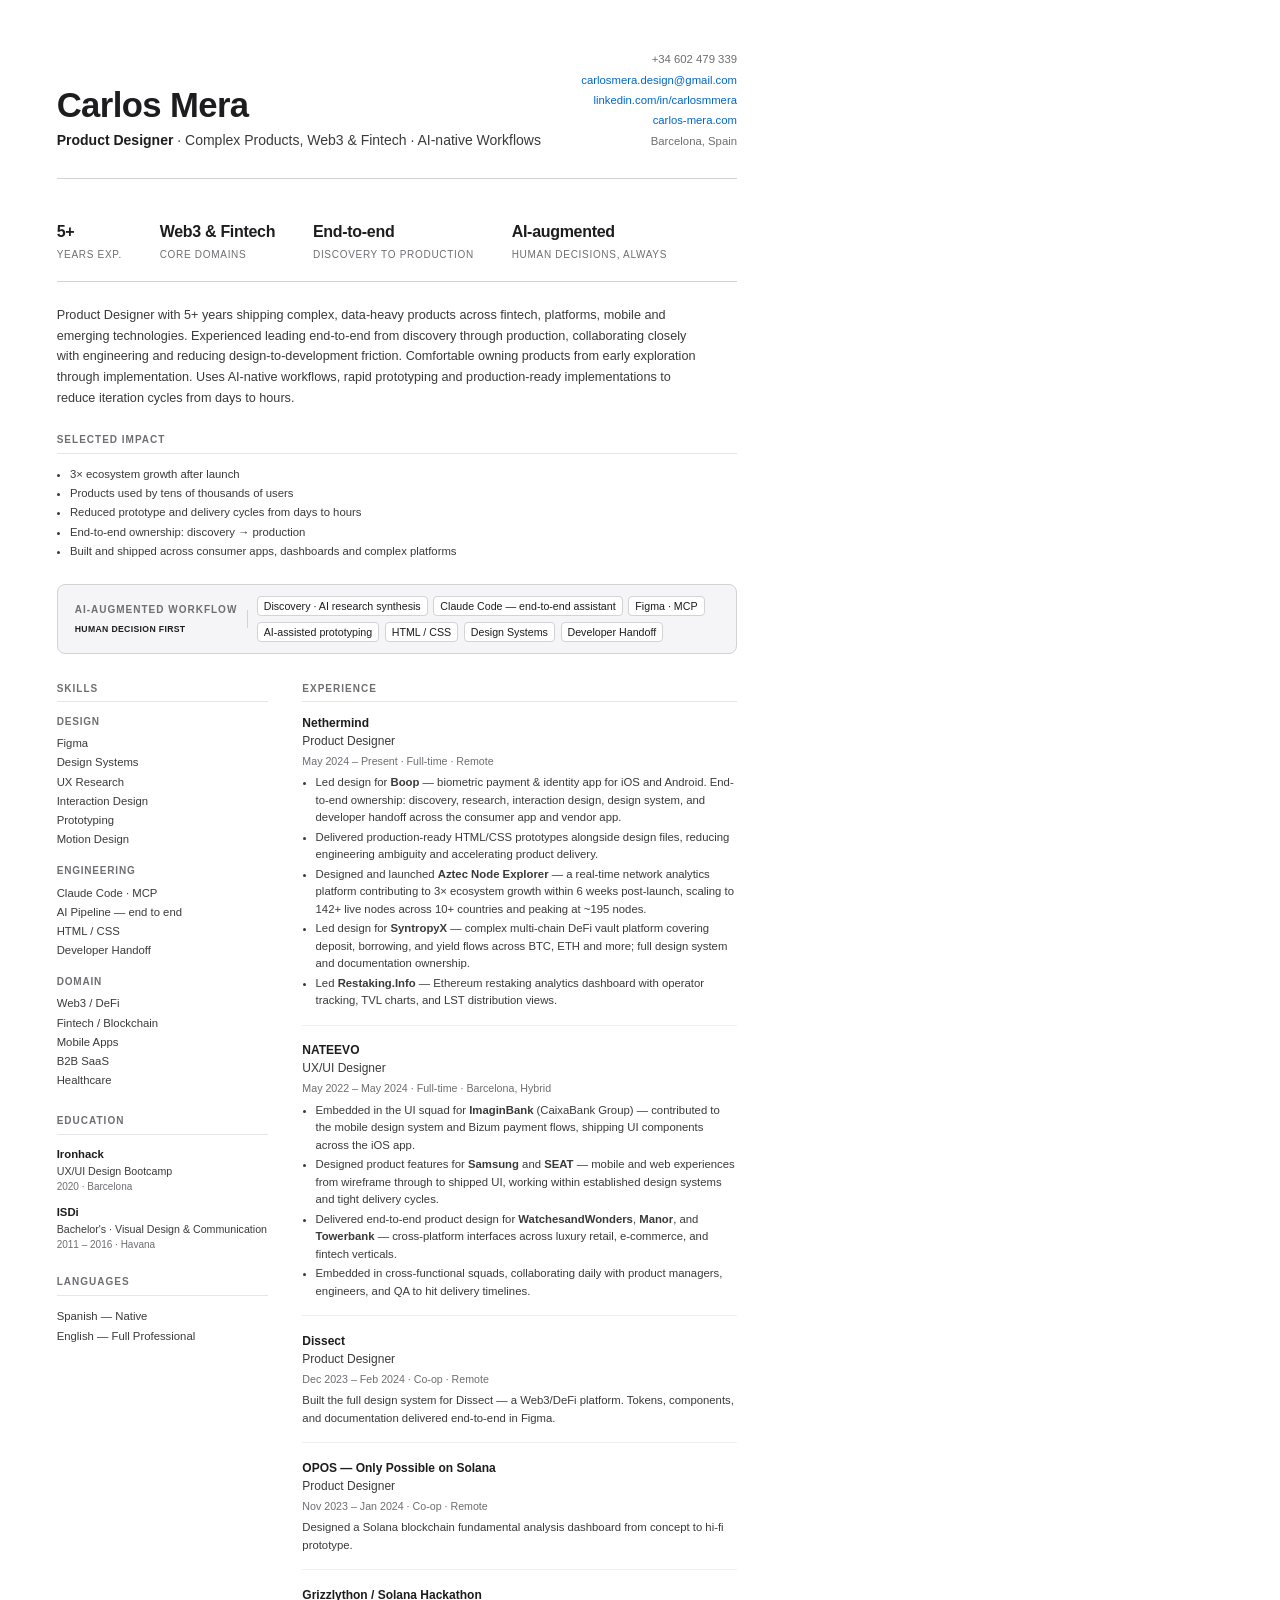
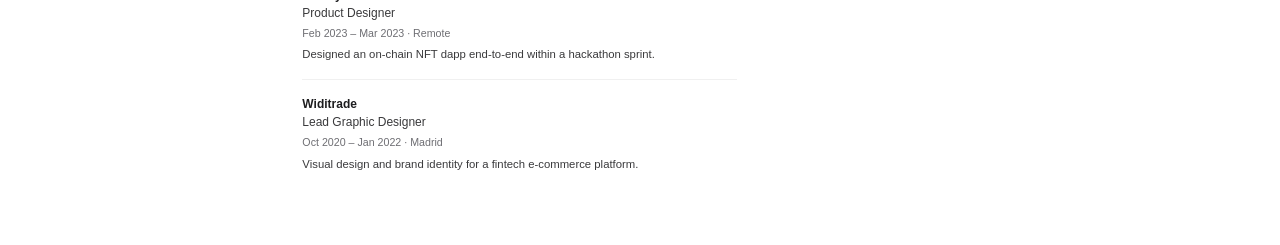
<file: CarlosMera_CV.html>
<!DOCTYPE html>
<html lang="en">
<head>
<!-- Google tag (gtag.js) -->
<script async src="https://www.googletagmanager.com/gtag/js?id=G-E2T7YBM5FS"></script>
<script>
  window.dataLayer = window.dataLayer || [];
  function gtag(){dataLayer.push(arguments);}
  gtag('js', new Date());
  gtag('config', 'G-E2T7YBM5FS');
</script>
<!-- Google Tag Manager -->
<script>(function(w,d,s,l,i){w[l]=w[l]||[];w[l].push({'gtm.start':
new Date().getTime(),event:'gtm.js'});var f=d.getElementsByTagName(s)[0],
j=d.createElement(s),dl=l!='dataLayer'?'&l='+l:'';j.async=true;j.src=
'https://www.googletagmanager.com/gtm.js?id='+i+dl;f.parentNode.insertBefore(j,f);
})(window,document,'script','dataLayer','GTM-M5BDFLX8');</script>
<!-- End Google Tag Manager -->
<meta charset="UTF-8">
<style>
  @page { size: A4; margin: 0; }

  *, *::before, *::after { box-sizing: border-box; margin: 0; padding: 0; }

  body {
    font-family: -apple-system, 'SF Pro Text', 'Helvetica Neue', Arial, sans-serif;
    background: #fff;
    color: #1D1D1F;
    font-size: 9.5pt;
    line-height: 1.5;
    -webkit-font-smoothing: antialiased;
    -webkit-print-color-adjust: exact;
    print-color-adjust: exact;
  }

  .page {
    width: 210mm;
    min-height: 297mm;
    padding: 13mm 15mm 13mm 15mm;
  }

  /* ── Header ── */
  .hd {
    display: flex;
    justify-content: space-between;
    align-items: flex-end;
    padding-bottom: 7mm;
    border-bottom: 0.5px solid #D2D2D7;
    margin-bottom: 6mm;
  }

  .hd__left { }

  .hd__name {
    font-size: 26pt;
    font-weight: 700;
    letter-spacing: -0.6px;
    color: #1D1D1F;
    line-height: 1;
    margin-bottom: 2mm;
  }

  .hd__title {
    font-size: 10.5pt;
    font-weight: 400;
    color: #3A3A3C;
  }

  .hd__title strong {
    font-weight: 600;
    color: #1D1D1F;
  }

  .hd__right {
    text-align: right;
    font-size: 8.5pt;
    color: #6E6E73;
    line-height: 1.8;
  }

  .hd__right a {
    color: #0066CC;
    text-decoration: none;
  }

  /* ── Stats ── */
  .stats {
    display: flex;
    gap: 10mm;
    padding: 5mm 0;
    border-bottom: 0.5px solid #D2D2D7;
    margin-bottom: 6mm;
  }

  .stat { display: flex; flex-direction: column; gap: 0.8mm; }

  .stat__val {
    font-size: 12pt;
    font-weight: 700;
    color: #1D1D1F;
    letter-spacing: -0.3px;
  }

  .stat__lbl {
    font-size: 7.5pt;
    color: #6E6E73;
    text-transform: uppercase;
    letter-spacing: 0.07em;
  }

  /* ── Summary ── */
  .summary {
    font-size: 9.5pt;
    color: #3A3A3C;
    line-height: 1.65;
    margin-bottom: 6mm;
    max-width: 170mm;
  }

  /* ── AI banner ── */
  .ai-banner {
    display: flex;
    align-items: center;
    gap: 2.5mm;
    background: #F5F5F7;
    border: 0.5px solid #D2D2D7;
    border-radius: 8px;
    padding: 3mm 4.5mm;
    margin-bottom: 7mm;
  }

  .ai-banner__label {
    font-size: 7.5pt;
    font-weight: 700;
    text-transform: uppercase;
    letter-spacing: 0.1em;
    color: #6E6E73;
    white-space: nowrap;
  }

  .ai-banner__divider {
    width: 0.5px;
    height: 10px;
    background: #D2D2D7;
    flex-shrink: 0;
  }

  .ai-tags {
    display: flex;
    flex-wrap: wrap;
    gap: 1.5mm;
  }

  .ai-tag {
    background: #fff;
    border: 0.5px solid #D2D2D7;
    border-radius: 4px;
    padding: 1px 6px;
    font-size: 8pt;
    font-weight: 500;
    color: #1D1D1F;
  }

  /* ── Two-column body ── */
  .body {
    display: grid;
    grid-template-columns: 56mm 1fr;
    gap: 9mm;
  }

  /* ── Section ── */
  .section { margin-bottom: 6mm; }

  .sec-label {
    font-size: 7.5pt;
    font-weight: 700;
    text-transform: uppercase;
    letter-spacing: 0.1em;
    color: #6E6E73;
    margin-bottom: 3mm;
    padding-bottom: 1.5mm;
    border-bottom: 0.5px solid #E5E5EA;
  }

  /* ── Experience ── */
  .exp + .exp { margin-top: 4mm; padding-top: 4mm; border-top: 0.5px solid #F0F0F0; }

  .exp__company {
    font-size: 9pt;
    font-weight: 700;
    color: #1D1D1F;
  }

  .exp__role {
    font-size: 9pt;
    font-weight: 400;
    color: #3A3A3C;
  }

  .exp__meta {
    font-size: 8pt;
    color: #6E6E73;
    margin: 0.8mm 0 1.5mm;
  }

  .exp__desc {
    font-size: 8.5pt;
    color: #3A3A3C;
    line-height: 1.55;
  }

  .exp__desc li {
    margin-left: 3.5mm;
    margin-bottom: 0.5mm;
  }

  /* ── Sidebar ── */
  .skill-group { margin-bottom: 3.5mm; }

  .skill-group__title {
    font-size: 7.5pt;
    font-weight: 600;
    color: #6E6E73;
    text-transform: uppercase;
    letter-spacing: 0.08em;
    margin-bottom: 1.5mm;
  }

  .skill-item {
    font-size: 8.5pt;
    color: #3A3A3C;
    line-height: 1.7;
  }

  /* ── Education ── */
  .edu + .edu { margin-top: 2.5mm; }

  .edu__school {
    font-size: 8.5pt;
    font-weight: 600;
    color: #1D1D1F;
  }

  .edu__degree {
    font-size: 8pt;
    color: #3A3A3C;
  }

  .edu__year {
    font-size: 7.5pt;
    color: #6E6E73;
  }

  /* ── Lang / contact pills ── */
  .lang-item {
    font-size: 8.5pt;
    color: #3A3A3C;
    line-height: 1.7;
  }
</style>
</head>
<body>
<!-- Google Tag Manager (noscript) -->
<noscript><iframe src="https://www.googletagmanager.com/ns.html?id=GTM-M5BDFLX8"
height="0" width="0" style="display:none;visibility:hidden"></iframe></noscript>
<!-- End Google Tag Manager (noscript) -->
<div class="page">

  <!-- Header -->
  <div class="hd">
    <div class="hd__left">
      <div class="hd__name">Carlos Mera</div>
      <div class="hd__title"><strong>Product Designer</strong> · Complex Products, Web3 &amp; Fintech · AI-native Workflows</div>
    </div>
    <div class="hd__right">
      +34 602 479 339<br>
      <a href="mailto:carlosmera.design@gmail.com">carlosmera.design@gmail.com</a><br>
      <a href="https://linkedin.com/in/carlosmmera">linkedin.com/in/carlosmmera</a><br>
      <a href="https://www.carlos-mera.com">carlos-mera.com</a><br>
      Barcelona, Spain
    </div>
  </div>

  <!-- Stats -->
  <div class="stats">
    <div class="stat">
      <span class="stat__val">5+</span>
      <span class="stat__lbl">Years exp.</span>
    </div>
    <div class="stat">
      <span class="stat__val">Web3 &amp; Fintech</span>
      <span class="stat__lbl">Core domains</span>
    </div>
    <div class="stat">
      <span class="stat__val">End-to-end</span>
      <span class="stat__lbl">Discovery to production</span>
    </div>
    <div class="stat">
      <span class="stat__val">AI-augmented</span>
      <span class="stat__lbl">Human decisions, always</span>
    </div>
  </div>

  <!-- Summary -->
  <div class="summary">
    Product Designer with 5+ years shipping complex, data-heavy products across fintech, platforms, mobile and emerging technologies. Experienced leading end-to-end from discovery through production, collaborating closely with engineering and reducing design-to-development friction. Comfortable owning products from early exploration through implementation. Uses AI-native workflows, rapid prototyping and production-ready implementations to reduce iteration cycles from days to hours.
  </div>

  <!-- Selected Impact -->
  <div class="section" style="margin-bottom:6mm;">
    <div class="sec-label">Selected Impact</div>
    <ul style="font-size:8.5pt;color:#3A3A3C;line-height:1.7;padding-left:3.5mm;">
      <li>3× ecosystem growth after launch</li>
      <li>Products used by tens of thousands of users</li>
      <li>Reduced prototype and delivery cycles from days to hours</li>
      <li>End-to-end ownership: discovery → production</li>
      <li>Built and shipped across consumer apps, dashboards and complex platforms</li>
    </ul>
  </div>

  <!-- AI Banner -->
  <div class="ai-banner">
    <div style="display:flex;flex-direction:column;gap:1.5mm;flex-shrink:0">
      <span class="ai-banner__label">AI-Augmented Workflow</span>
      <span style="font-size:6.5pt;font-weight:600;color:#1D1D1F;letter-spacing:0.04em;text-transform:uppercase">Human decision first</span>
    </div>
    <div class="ai-banner__divider" style="height:18px"></div>
    <div class="ai-tags">
      <span class="ai-tag">Discovery · AI research synthesis</span>
      <span class="ai-tag">Claude Code — end-to-end assistant</span>
      <span class="ai-tag">Figma · MCP</span>
      <span class="ai-tag">AI-assisted prototyping</span>
      <span class="ai-tag">HTML / CSS</span>
      <span class="ai-tag">Design Systems</span>
      <span class="ai-tag">Developer Handoff</span>
    </div>
  </div>

  <!-- Body -->
  <div class="body">

    <!-- Sidebar -->
    <div class="sidebar">

      <div class="section">
        <div class="sec-label">Skills</div>
        <div class="skill-group">
          <div class="skill-group__title">Design</div>
          <div class="skill-item">Figma</div>
          <div class="skill-item">Design Systems</div>
          <div class="skill-item">UX Research</div>
          <div class="skill-item">Interaction Design</div>
          <div class="skill-item">Prototyping</div>
          <div class="skill-item">Motion Design</div>
        </div>
        <div class="skill-group">
          <div class="skill-group__title">Engineering</div>
          <div class="skill-item">Claude Code · MCP</div>
          <div class="skill-item">AI Pipeline — end to end</div>
          <div class="skill-item">HTML / CSS</div>
          <div class="skill-item">Developer Handoff</div>
        </div>
        <div class="skill-group">
          <div class="skill-group__title">Domain</div>
          <div class="skill-item">Web3 / DeFi</div>
          <div class="skill-item">Fintech / Blockchain</div>
          <div class="skill-item">Mobile Apps</div>
          <div class="skill-item">B2B SaaS</div>
          <div class="skill-item">Healthcare</div>
        </div>
      </div>

      <div class="section">
        <div class="sec-label">Education</div>
        <div class="edu">
          <div class="edu__school">Ironhack</div>
          <div class="edu__degree">UX/UI Design Bootcamp</div>
          <div class="edu__year">2020 · Barcelona</div>
        </div>
        <div class="edu">
          <div class="edu__school">ISDi</div>
          <div class="edu__degree">Bachelor's · Visual Design &amp; Communication</div>
          <div class="edu__year">2011 – 2016 · Havana</div>
        </div>
      </div>

      <div class="section">
        <div class="sec-label">Languages</div>
        <div class="lang-item">Spanish — Native</div>
        <div class="lang-item">English — Full Professional</div>
      </div>

    </div>

    <!-- Main content -->
    <div class="content">
      <div class="section">
        <div class="sec-label">Experience</div>

        <div class="exp">
          <div class="exp__company">Nethermind</div>
          <div class="exp__role">Product Designer</div>
          <div class="exp__meta">May 2024 – Present · Full-time · Remote</div>
          <div class="exp__desc">
            <ul>
              <li>Led design for <strong>Boop</strong> — biometric payment &amp; identity app for iOS and Android. End-to-end ownership: discovery, research, interaction design, design system, and developer handoff across the consumer app and vendor app.</li>
              <li>Delivered production-ready HTML/CSS prototypes alongside design files, reducing engineering ambiguity and accelerating product delivery.</li>
              <li>Designed and launched <strong>Aztec Node Explorer</strong> — a real-time network analytics platform contributing to 3× ecosystem growth within 6 weeks post-launch, scaling to 142+ live nodes across 10+ countries and peaking at ~195 nodes.</li>
              <li>Led design for <strong>SyntropyX</strong> — complex multi-chain DeFi vault platform covering deposit, borrowing, and yield flows across BTC, ETH and more; full design system and documentation ownership.</li>
              <li>Led <strong>Restaking.Info</strong> — Ethereum restaking analytics dashboard with operator tracking, TVL charts, and LST distribution views.</li>
            </ul>
          </div>
        </div>

        <div class="exp">
          <div class="exp__company">NATEEVO</div>
          <div class="exp__role">UX/UI Designer</div>
          <div class="exp__meta">May 2022 – May 2024 · Full-time · Barcelona, Hybrid</div>
          <div class="exp__desc">
            <ul>
              <li>Embedded in the UI squad for <strong>ImaginBank</strong> (CaixaBank Group) — contributed to the mobile design system and Bizum payment flows, shipping UI components across the iOS app.</li>
              <li>Designed product features for <strong>Samsung</strong> and <strong>SEAT</strong> — mobile and web experiences from wireframe through to shipped UI, working within established design systems and tight delivery cycles.</li>
              <li>Delivered end-to-end product design for <strong>WatchesandWonders</strong>, <strong>Manor</strong>, and <strong>Towerbank</strong> — cross-platform interfaces across luxury retail, e-commerce, and fintech verticals.</li>
              <li>Embedded in cross-functional squads, collaborating daily with product managers, engineers, and QA to hit delivery timelines.</li>
            </ul>
          </div>
        </div>

        <div class="exp">
          <div class="exp__company">Dissect</div>
          <div class="exp__role">Product Designer</div>
          <div class="exp__meta">Dec 2023 – Feb 2024 · Co-op · Remote</div>
          <div class="exp__desc">Built the full design system for Dissect — a Web3/DeFi platform. Tokens, components, and documentation delivered end-to-end in Figma.</div>
        </div>

        <div class="exp">
          <div class="exp__company">OPOS — Only Possible on Solana</div>
          <div class="exp__role">Product Designer</div>
          <div class="exp__meta">Nov 2023 – Jan 2024 · Co-op · Remote</div>
          <div class="exp__desc">Designed a Solana blockchain fundamental analysis dashboard from concept to hi-fi prototype.</div>
        </div>

        <div class="exp">
          <div class="exp__company">Grizzlython / Solana Hackathon</div>
          <div class="exp__role">Product Designer</div>
          <div class="exp__meta">Feb 2023 – Mar 2023 · Remote</div>
          <div class="exp__desc">Designed an on-chain NFT dapp end-to-end within a hackathon sprint.</div>
        </div>

        <div class="exp">
          <div class="exp__company">Widitrade</div>
          <div class="exp__role">Lead Graphic Designer</div>
          <div class="exp__meta">Oct 2020 – Jan 2022 · Madrid</div>
          <div class="exp__desc">Visual design and brand identity for a fintech e-commerce platform.</div>
        </div>

      </div>
    </div>

  </div>
</div>
<script src="analytics.js"></script>
</body>
</html>
</file>
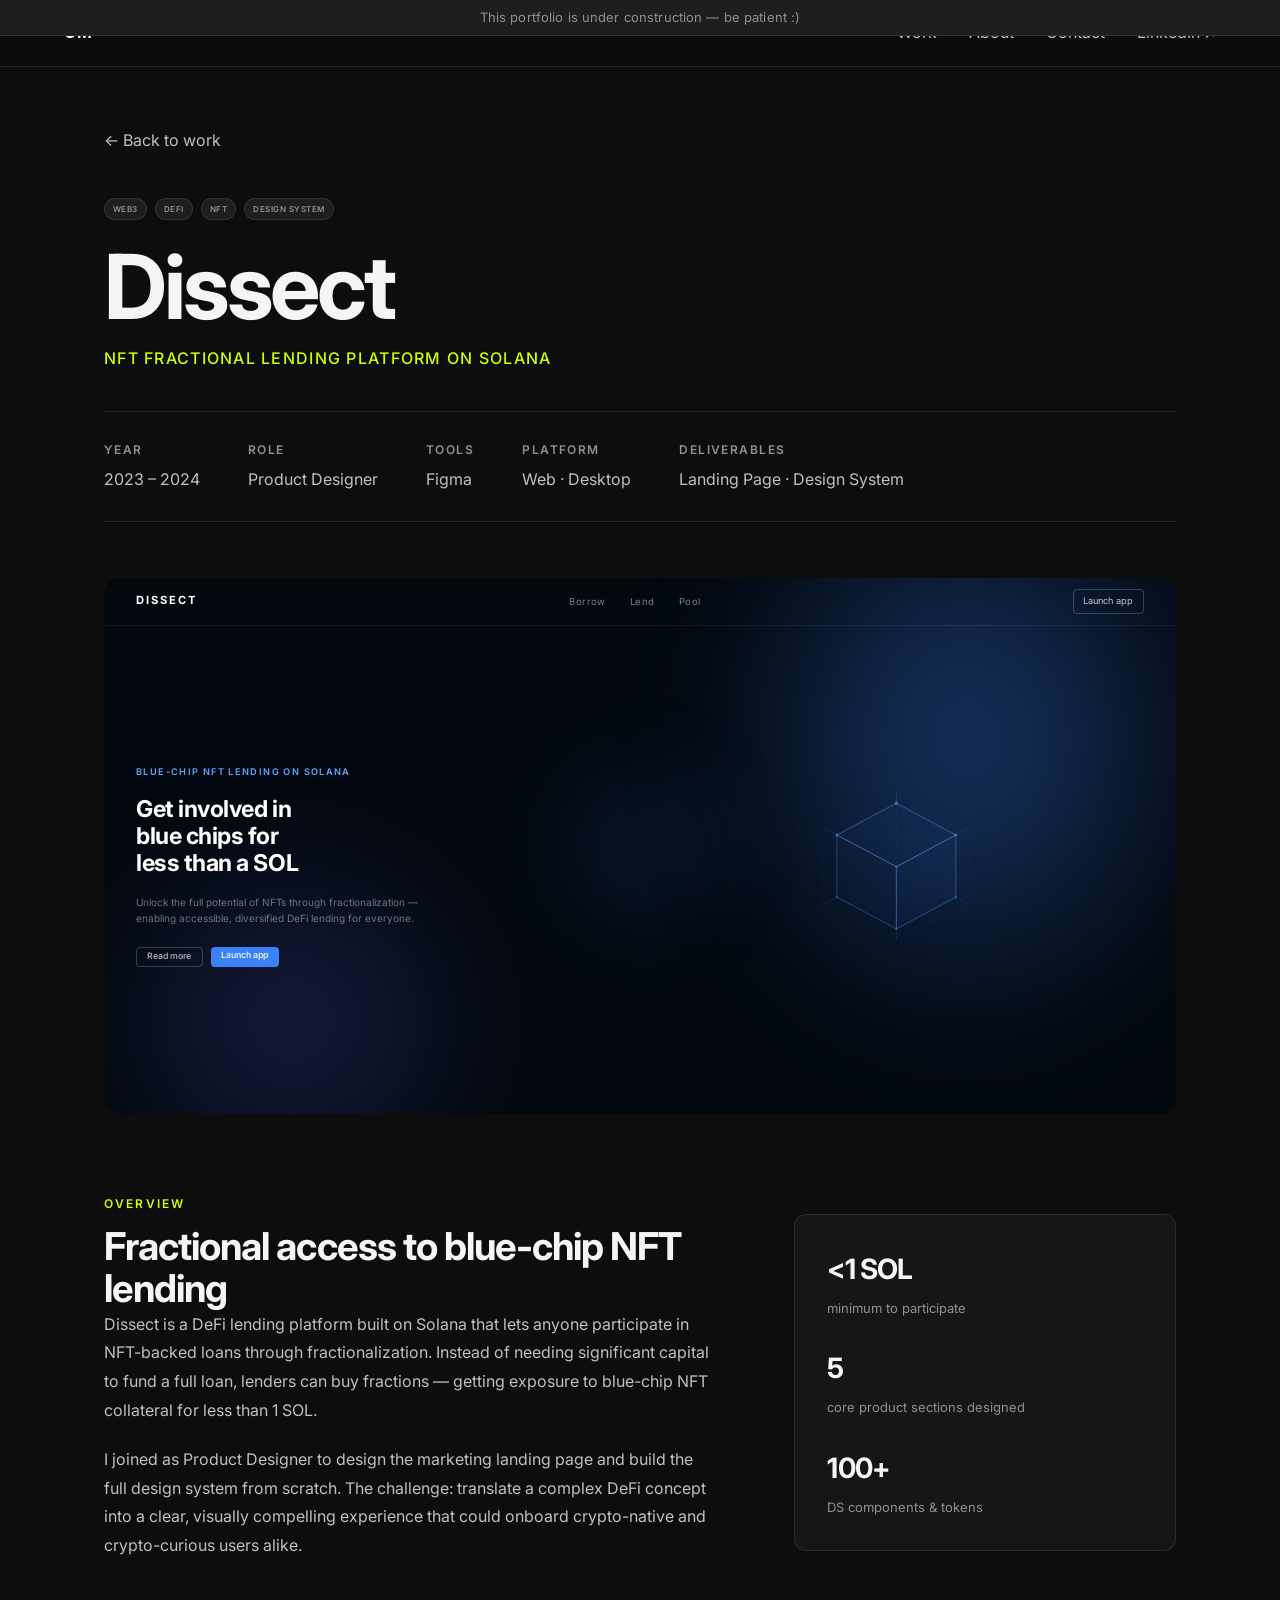
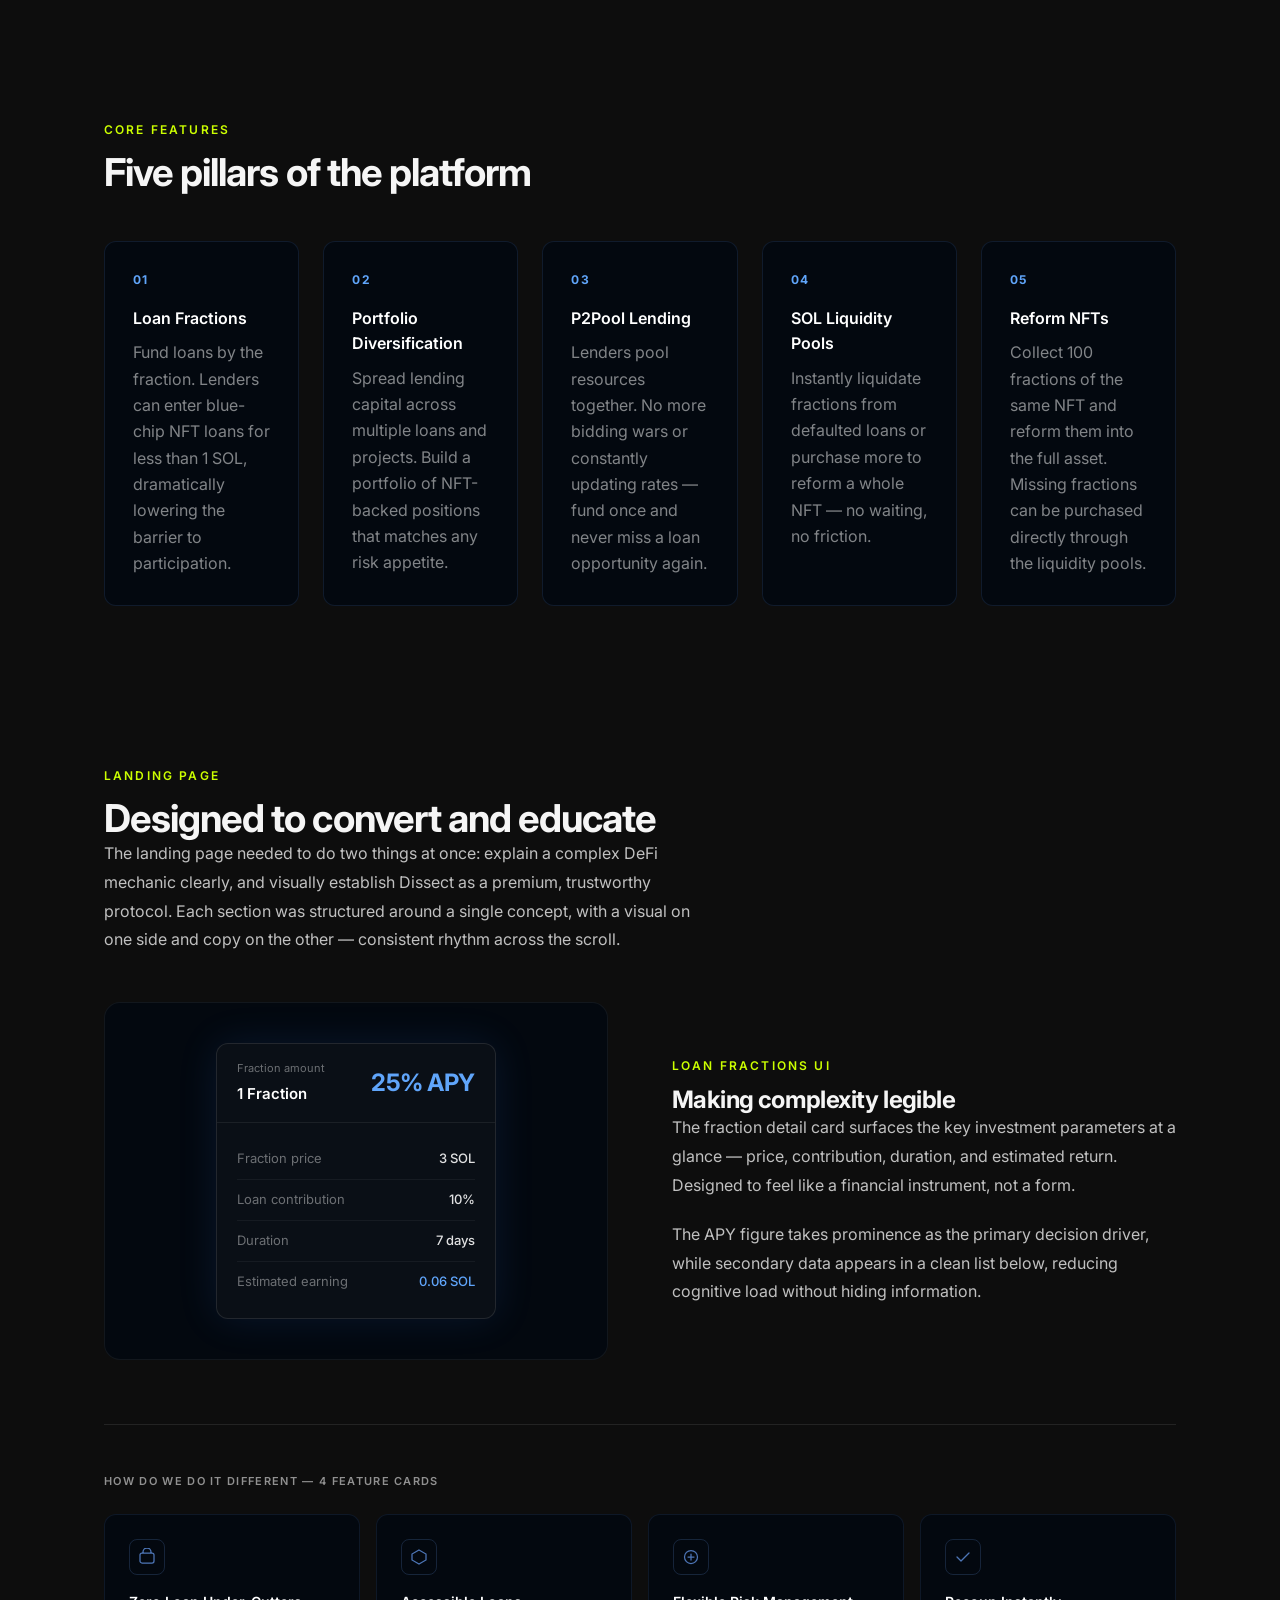
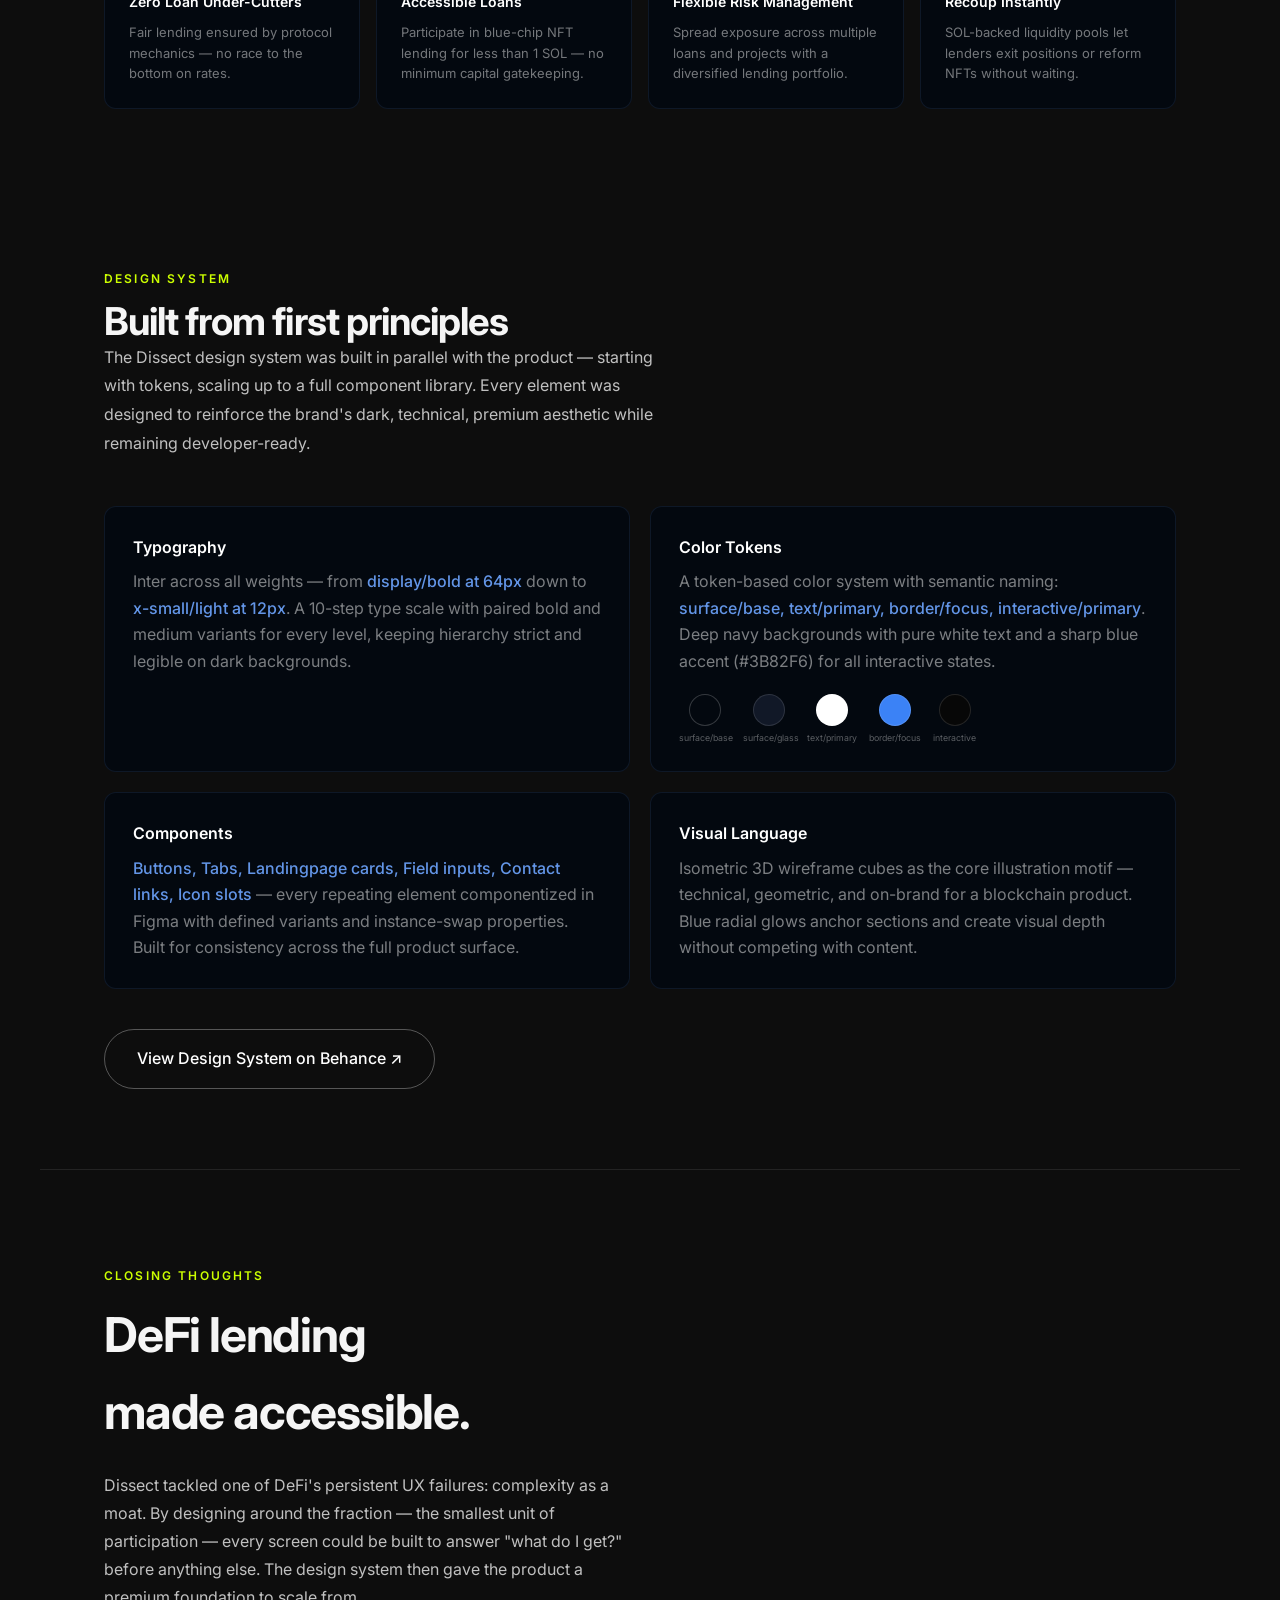
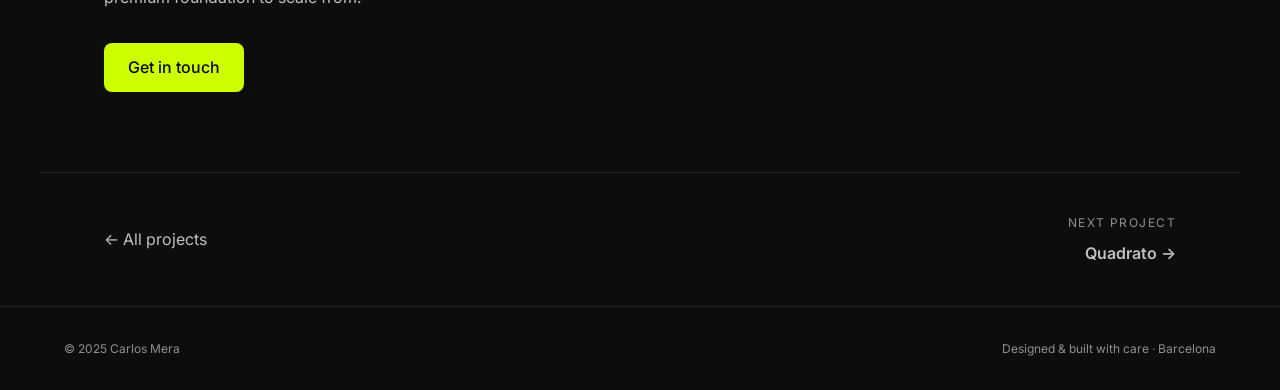
<file: dissect.html>
<!DOCTYPE html>
<html lang="en">
<head>
<!-- Google tag (gtag.js) -->
<script async src="https://www.googletagmanager.com/gtag/js?id=G-E2T7YBM5FS"></script>
<script>
  window.dataLayer = window.dataLayer || [];
  function gtag(){dataLayer.push(arguments);}
  gtag('js', new Date());
  gtag('config', 'G-E2T7YBM5FS');
</script>
<!-- Google Tag Manager -->
<script>(function(w,d,s,l,i){w[l]=w[l]||[];w[l].push({'gtm.start':
new Date().getTime(),event:'gtm.js'});var f=d.getElementsByTagName(s)[0],
j=d.createElement(s),dl=l!='dataLayer'?'&l='+l:'';j.async=true;j.src=
'https://www.googletagmanager.com/gtm.js?id='+i+dl;f.parentNode.insertBefore(j,f);
})(window,document,'script','dataLayer','GTM-M5BDFLX8');</script>
<!-- End Google Tag Manager -->
  <meta charset="UTF-8">
  <meta name="viewport" content="width=device-width, initial-scale=1.0">
  <title>Dissect — Carlos Mera</title>
  <meta name="description" content="Dissect — NFT fractional lending platform on Solana. Full product design & design system. Designed by Carlos Mera.">
  <link rel="preconnect" href="https://fonts.googleapis.com">
  <link rel="preconnect" href="https://fonts.gstatic.com" crossorigin>
  <link href="https://fonts.googleapis.com/css2?family=Inter:wght@300;400;500;600;700&display=swap" rel="stylesheet">
  <link rel="stylesheet" href="style.css">
  <link rel="stylesheet" href="project.css">
  <link rel="stylesheet" href="dissect.css">
</head>
<body>
<!-- Google Tag Manager (noscript) -->
<noscript><iframe src="https://www.googletagmanager.com/ns.html?id=GTM-M5BDFLX8"
height="0" width="0" style="display:none;visibility:hidden"></iframe></noscript>
<!-- End Google Tag Manager (noscript) -->

  <div class="site-banner">This portfolio is under construction — be patient :)</div>

  <header class="nav" id="nav">
    <div class="nav__progress"><div class="nav__progress-fill" id="navProgress"></div></div>
    <div class="nav__inner">
      <a href="/" class="nav__logo">CM</a>
      <nav class="nav__links">
        <a href="/#work">Work</a>
        <a href="/#about">About</a>
        <a href="/#contact">Contact</a>
        <a href="https://www.linkedin.com/in/carlosmmera/" target="_blank" rel="noopener" class="nav__cta" data-ga-event="outbound_click" data-ga-label="LinkedIn" data-ga-category="nav">LinkedIn ↗</a>
      </nav>
    </div>
  </header>

  <main class="project">

    <!-- ─── HERO ─── -->
    <section class="proj-hero">
      <div class="proj-hero__inner">
        <a href="/#work" class="proj-back">← Back to work</a>
        <div class="proj-hero__meta">
          <span class="tag">Web3</span>
          <span class="tag">DeFi</span>
          <span class="tag">NFT</span>
          <span class="tag">Design System</span>
        </div>
        <h1 class="proj-hero__title">Dissect</h1>
        <p class="proj-hero__tagline">NFT fractional lending platform on Solana</p>
        <div class="proj-hero__details">
          <div class="proj-detail">
            <span class="proj-detail__label">Year</span>
            <span class="proj-detail__value">2023 – 2024</span>
          </div>
          <div class="proj-detail">
            <span class="proj-detail__label">Role</span>
            <span class="proj-detail__value">Product Designer</span>
          </div>
          <div class="proj-detail">
            <span class="proj-detail__label">Tools</span>
            <span class="proj-detail__value">Figma</span>
          </div>
          <div class="proj-detail">
            <span class="proj-detail__label">Platform</span>
            <span class="proj-detail__value">Web · Desktop</span>
          </div>
          <div class="proj-detail">
            <span class="proj-detail__label">Deliverables</span>
            <span class="proj-detail__value">Landing Page · Design System</span>
          </div>
        </div>
      </div>

      <!-- Cover -->
      <div class="proj-hero__cover dissect-cover">
        <div class="dissect-orb dissect-orb--1"></div>
        <div class="dissect-orb dissect-orb--2"></div>
        <div class="dissect-orb dissect-orb--3"></div>

        <!-- Mock nav -->
        <div class="dissect-mock-nav">
          <span class="dissect-mock-logo">DISSECT</span>
          <div class="dissect-mock-tabs">
            <span>Borrow</span>
            <span>Lend</span>
            <span>Pool</span>
          </div>
          <span class="dissect-mock-cta">Launch app</span>
        </div>

        <!-- Hero body -->
        <div class="dissect-mock-body">
          <div class="dissect-mock-left">
            <p class="dissect-mock-eyebrow">Blue-chip NFT lending on Solana</p>
            <h2 class="dissect-mock-headline">Get involved in<br>blue chips for<br>less than a SOL</h2>
            <p class="dissect-mock-sub">Unlock the full potential of NFTs through fractionalization — enabling accessible, diversified DeFi lending for everyone.</p>
            <div class="dissect-mock-actions">
              <span class="dissect-mock-action dissect-mock-action--ghost">Read more</span>
              <span class="dissect-mock-action dissect-mock-action--solid">Launch app</span>
            </div>
          </div>
          <div class="dissect-mock-right">
            <svg class="dissect-cover-cube" viewBox="0 0 240 230" fill="none" xmlns="http://www.w3.org/2000/svg">
              <!-- Top face -->
              <polygon points="120,20 210,68 120,116 30,68"
                stroke="rgba(110,165,255,0.65)" stroke-width="1.2"
                fill="rgba(59,130,246,0.06)"/>
              <!-- Left face -->
              <polygon points="30,68 120,116 120,210 30,162"
                stroke="rgba(110,165,255,0.45)" stroke-width="1.2"
                fill="rgba(59,130,246,0.03)"/>
              <!-- Right face -->
              <polygon points="120,116 210,68 210,162 120,210"
                stroke="rgba(110,165,255,0.55)" stroke-width="1.2"
                fill="rgba(59,130,246,0.07)"/>
              <!-- Outer hex -->
              <polygon points="120,20 210,68 210,162 120,210 30,162 30,68"
                stroke="rgba(110,165,255,0.14)" stroke-width="1" fill="none"/>
              <!-- Extension lines -->
              <line x1="120" y1="20" x2="120" y2="2" stroke="rgba(110,165,255,0.35)" stroke-width="1"/>
              <line x1="210" y1="68" x2="230" y2="57" stroke="rgba(110,165,255,0.3)" stroke-width="1"/>
              <line x1="30" y1="68" x2="10" y2="57" stroke="rgba(110,165,255,0.3)" stroke-width="1"/>
              <line x1="210" y1="162" x2="230" y2="173" stroke="rgba(110,165,255,0.2)" stroke-width="1"/>
              <line x1="30" y1="162" x2="10" y2="173" stroke="rgba(110,165,255,0.2)" stroke-width="1"/>
              <line x1="120" y1="210" x2="120" y2="228" stroke="rgba(110,165,255,0.25)" stroke-width="1"/>
              <!-- Corner dots -->
              <circle cx="120" cy="20" r="2.5" fill="rgba(110,165,255,0.7)"/>
              <circle cx="210" cy="68" r="2.5" fill="rgba(110,165,255,0.65)"/>
              <circle cx="30" cy="68" r="2.5" fill="rgba(110,165,255,0.55)"/>
              <circle cx="120" cy="116" r="2" fill="rgba(110,165,255,0.5)"/>
              <circle cx="210" cy="162" r="2" fill="rgba(110,165,255,0.4)"/>
              <circle cx="30" cy="162" r="2" fill="rgba(110,165,255,0.35)"/>
              <circle cx="120" cy="210" r="2" fill="rgba(110,165,255,0.3)"/>
              <!-- Inner glow lines on top face -->
              <line x1="120" y1="20" x2="120" y2="116" stroke="rgba(110,165,255,0.2)" stroke-width="1" stroke-dasharray="4,4"/>
              <line x1="30" y1="68" x2="210" y2="68" stroke="rgba(110,165,255,0.15)" stroke-width="1" stroke-dasharray="4,4"/>
              <!-- Outer large cube (ghost) -->
              <polygon points="120,2 230,57 230,173 120,228 10,173 10,57"
                stroke="rgba(110,165,255,0.07)" stroke-width="1" fill="none"/>
            </svg>
          </div>
        </div>
      </div>
    </section>


    <!-- ─── OVERVIEW ─── -->
    <section class="proj-section">
      <div class="proj-section__inner fade-in">
        <div class="dissect-overview">
          <div>
            <p class="section__label">Overview</p>
            <h2 class="proj-section__title">Fractional access to blue-chip NFT lending</h2>
            <p class="proj-text">Dissect is a DeFi lending platform built on Solana that lets anyone participate in NFT-backed loans through fractionalization. Instead of needing significant capital to fund a full loan, lenders can buy fractions — getting exposure to blue-chip NFT collateral for less than 1 SOL.</p>
            <p class="proj-text">I joined as Product Designer to design the marketing landing page and build the full design system from scratch. The challenge: translate a complex DeFi concept into a clear, visually compelling experience that could onboard crypto-native and crypto-curious users alike.</p>
          </div>
          <div class="dissect-overview__stats">
            <div class="dissect-stat">
              <span class="dissect-stat__value">&lt;1 SOL</span>
              <span class="dissect-stat__label">minimum to participate</span>
            </div>
            <div class="dissect-stat">
              <span class="dissect-stat__value">5</span>
              <span class="dissect-stat__label">core product sections designed</span>
            </div>
            <div class="dissect-stat">
              <span class="dissect-stat__value">100+</span>
              <span class="dissect-stat__label">DS components & tokens</span>
            </div>
          </div>
        </div>
      </div>
    </section>


    <!-- ─── PILLARS ─── -->
    <section class="proj-section">
      <div class="proj-section__inner fade-in">
        <p class="section__label">Core features</p>
        <h2 class="proj-section__title">Five pillars of the platform</h2>
        <div class="proj-pillars dissect-pillars">
          <div class="proj-pillar dissect-pillar">
            <span class="proj-pillar__num">01</span>
            <h4 class="proj-pillar__title">Loan Fractions</h4>
            <p class="proj-pillar__desc">Fund loans by the fraction. Lenders can enter blue-chip NFT loans for less than 1 SOL, dramatically lowering the barrier to participation.</p>
          </div>
          <div class="proj-pillar dissect-pillar">
            <span class="proj-pillar__num">02</span>
            <h4 class="proj-pillar__title">Portfolio Diversification</h4>
            <p class="proj-pillar__desc">Spread lending capital across multiple loans and projects. Build a portfolio of NFT-backed positions that matches any risk appetite.</p>
          </div>
          <div class="proj-pillar dissect-pillar">
            <span class="proj-pillar__num">03</span>
            <h4 class="proj-pillar__title">P2Pool Lending</h4>
            <p class="proj-pillar__desc">Lenders pool resources together. No more bidding wars or constantly updating rates — fund once and never miss a loan opportunity again.</p>
          </div>
          <div class="proj-pillar dissect-pillar">
            <span class="proj-pillar__num">04</span>
            <h4 class="proj-pillar__title">SOL Liquidity Pools</h4>
            <p class="proj-pillar__desc">Instantly liquidate fractions from defaulted loans or purchase more to reform a whole NFT — no waiting, no friction.</p>
          </div>
          <div class="proj-pillar dissect-pillar">
            <span class="proj-pillar__num">05</span>
            <h4 class="proj-pillar__title">Reform NFTs</h4>
            <p class="proj-pillar__desc">Collect 100 fractions of the same NFT and reform them into the full asset. Missing fractions can be purchased directly through the liquidity pools.</p>
          </div>
        </div>
      </div>
    </section>


    <!-- ─── LANDING PAGE SECTIONS ─── -->
    <section class="proj-section">
      <div class="proj-section__inner fade-in">
        <p class="section__label">Landing Page</p>
        <h2 class="proj-section__title">Designed to convert and educate</h2>
        <p class="proj-text" style="max-width:600px;margin-bottom:3rem">The landing page needed to do two things at once: explain a complex DeFi mechanic clearly, and visually establish Dissect as a premium, trustworthy protocol. Each section was structured around a single concept, with a visual on one side and copy on the other — consistent rhythm across the scroll.</p>

        <!-- Loan Fraction UI card -->
        <div class="dissect-fraction-showcase">
          <div class="dissect-fraction-ui">
            <div class="dissect-fraction-card">
              <div class="dissect-fraction-card__header">
                <div>
                  <div class="dissect-fraction-card__hd-label">Fraction amount</div>
                  <div class="dissect-fraction-card__hd-val">1 Fraction</div>
                </div>
                <div class="dissect-fraction-card__apy">25% APY</div>
              </div>
              <div class="dissect-fraction-card__body">
                <div class="dissect-fraction-card__row">
                  <span>Fraction price</span>
                  <span>3 SOL</span>
                </div>
                <div class="dissect-fraction-card__row">
                  <span>Loan contribution</span>
                  <span>10%</span>
                </div>
                <div class="dissect-fraction-card__row">
                  <span>Duration</span>
                  <span>7 days</span>
                </div>
                <div class="dissect-fraction-card__row dissect-fraction-card__row--highlight">
                  <span>Estimated earning</span>
                  <span>0.06 SOL</span>
                </div>
              </div>
            </div>
          </div>
          <div class="dissect-fraction-copy">
            <p class="section__label">Loan Fractions UI</p>
            <h3 class="proj-section__title" style="font-size:1.5rem">Making complexity legible</h3>
            <p class="proj-text">The fraction detail card surfaces the key investment parameters at a glance — price, contribution, duration, and estimated return. Designed to feel like a financial instrument, not a form.</p>
            <p class="proj-text">The APY figure takes prominence as the primary decision driver, while secondary data appears in a clean list below, reducing cognitive load without hiding information.</p>
          </div>
        </div>

        <!-- Feature cards grid mock -->
        <div class="dissect-cards-section">
          <p class="dissect-cards-label">How do we do it different — 4 feature cards</p>
          <div class="dissect-feat-cards">
            <div class="dissect-feat-card">
              <div class="dissect-feat-card__icon">
                <svg width="18" height="18" viewBox="0 0 18 18" fill="none"><rect x="2" y="5" width="14" height="10" rx="2" stroke="rgba(110,165,255,0.7)" stroke-width="1.25"/><path d="M5 5V4a4 4 0 018 0v1" stroke="rgba(110,165,255,0.7)" stroke-width="1.25"/></svg>
              </div>
              <div class="dissect-feat-card__title">Zero Loan Under-Cutters</div>
              <div class="dissect-feat-card__desc">Fair lending ensured by protocol mechanics — no race to the bottom on rates.</div>
            </div>
            <div class="dissect-feat-card">
              <div class="dissect-feat-card__icon">
                <svg width="18" height="18" viewBox="0 0 18 18" fill="none"><path d="M9 2L16 6v6l-7 4L2 12V6l7-4z" stroke="rgba(110,165,255,0.7)" stroke-width="1.25"/></svg>
              </div>
              <div class="dissect-feat-card__title">Accessible Loans</div>
              <div class="dissect-feat-card__desc">Participate in blue-chip NFT lending for less than 1 SOL — no minimum capital gatekeeping.</div>
            </div>
            <div class="dissect-feat-card">
              <div class="dissect-feat-card__icon">
                <svg width="18" height="18" viewBox="0 0 18 18" fill="none"><circle cx="9" cy="9" r="6.5" stroke="rgba(110,165,255,0.7)" stroke-width="1.25"/><path d="M6 9h6M9 6v6" stroke="rgba(110,165,255,0.7)" stroke-width="1.25" stroke-linecap="round"/></svg>
              </div>
              <div class="dissect-feat-card__title">Flexible Risk Management</div>
              <div class="dissect-feat-card__desc">Spread exposure across multiple loans and projects with a diversified lending portfolio.</div>
            </div>
            <div class="dissect-feat-card">
              <div class="dissect-feat-card__icon">
                <svg width="18" height="18" viewBox="0 0 18 18" fill="none"><path d="M3 9l4 4 8-8" stroke="rgba(110,165,255,0.7)" stroke-width="1.25" stroke-linecap="round" stroke-linejoin="round"/></svg>
              </div>
              <div class="dissect-feat-card__title">Recoup Instantly</div>
              <div class="dissect-feat-card__desc">SOL-backed liquidity pools let lenders exit positions or reform NFTs without waiting.</div>
            </div>
          </div>
        </div>

      </div>
    </section>


    <!-- ─── DESIGN SYSTEM ─── -->
    <section class="proj-section">
      <div class="proj-section__inner fade-in">
        <p class="section__label">Design System</p>
        <h2 class="proj-section__title">Built from first principles</h2>
        <p class="proj-text" style="max-width:580px;margin-bottom:3rem">The Dissect design system was built in parallel with the product — starting with tokens, scaling up to a full component library. Every element was designed to reinforce the brand's dark, technical, premium aesthetic while remaining developer-ready.</p>

        <div class="proj-ds-grid">
          <div class="proj-ds-card dissect-ds-card">
            <h4 class="proj-ds-card__title">Typography</h4>
            <p class="proj-ds-card__desc">Inter across all weights — from <em>display/bold at 64px</em> down to <em>x-small/light at 12px</em>. A 10-step type scale with paired bold and medium variants for every level, keeping hierarchy strict and legible on dark backgrounds.</p>
          </div>
          <div class="proj-ds-card dissect-ds-card">
            <h4 class="proj-ds-card__title">Color Tokens</h4>
            <p class="proj-ds-card__desc">A token-based color system with semantic naming: <em>surface/base, text/primary, border/focus, interactive/primary</em>. Deep navy backgrounds with pure white text and a sharp blue accent (#3B82F6) for all interactive states.</p>
            <div class="dissect-ds-swatches">
              <div class="dissect-ds-swatch">
                <div class="dissect-ds-swatch__dot" style="background:#03080f;border-color:rgba(255,255,255,0.2)"></div>
                <span class="dissect-ds-swatch__name">surface/base</span>
              </div>
              <div class="dissect-ds-swatch">
                <div class="dissect-ds-swatch__dot" style="background:#111827"></div>
                <span class="dissect-ds-swatch__name">surface/glass</span>
              </div>
              <div class="dissect-ds-swatch">
                <div class="dissect-ds-swatch__dot" style="background:#ffffff"></div>
                <span class="dissect-ds-swatch__name">text/primary</span>
              </div>
              <div class="dissect-ds-swatch">
                <div class="dissect-ds-swatch__dot" style="background:#3b82f6"></div>
                <span class="dissect-ds-swatch__name">border/focus</span>
              </div>
              <div class="dissect-ds-swatch">
                <div class="dissect-ds-swatch__dot" style="background:#070707"></div>
                <span class="dissect-ds-swatch__name">interactive</span>
              </div>
            </div>
          </div>
          <div class="proj-ds-card dissect-ds-card">
            <h4 class="proj-ds-card__title">Components</h4>
            <p class="proj-ds-card__desc"><em>Buttons, Tabs, Landingpage cards, Field inputs, Contact links, Icon slots</em> — every repeating element componentized in Figma with defined variants and instance-swap properties. Built for consistency across the full product surface.</p>
          </div>
          <div class="proj-ds-card dissect-ds-card">
            <h4 class="proj-ds-card__title">Visual Language</h4>
            <p class="proj-ds-card__desc">Isometric 3D wireframe cubes as the core illustration motif — technical, geometric, and on-brand for a blockchain product. Blue radial glows anchor sections and create visual depth without competing with content.</p>
          </div>
        </div>

        <div class="dissect-ds-link">
          <a href="https://www.behance.net/gallery/192356969/Design-System-for-dissect" target="_blank" rel="noopener" class="btn btn--dark-pill" data-ga-event="outbound_click" data-ga-label="Dissect Behance" data-ga-category="case_study_cta">View Design System on Behance ↗</a>
        </div>
      </div>
    </section>


    <!-- ─── CLOSING ─── -->
    <section class="proj-closing">
      <div class="proj-closing__inner fade-in">
        <p class="section__label">Closing thoughts</p>
        <h2 class="proj-closing__title">DeFi lending<br>made accessible.</h2>
        <p class="proj-closing__text">Dissect tackled one of DeFi's persistent UX failures: complexity as a moat. By designing around the fraction — the smallest unit of participation — every screen could be built to answer "what do I get?" before anything else. The design system then gave the product a premium foundation to scale from.</p>
        <a href="/#contact" class="btn btn--primary" style="margin-top:2rem;display:inline-flex">Get in touch</a>
      </div>
    </section>

    <nav class="proj-nav">
      <a href="/#work" class="proj-nav__back">← All projects</a>
      <div class="proj-nav__next">
        <span class="proj-nav__label">Next project</span>
        <a href="quadrato.html" class="proj-nav__title">Quadrato →</a>
      </div>
    </nav>

  </main>

  <footer class="footer">
    <div class="footer__inner">
      <span>© 2025 Carlos Mera</span>
      <span>Designed &amp; built with care · Barcelona</span>
    </div>
  </footer>

  <script src="script.js"></script>
  <script src="analytics.js"></script>
</body>
</html>
</file>
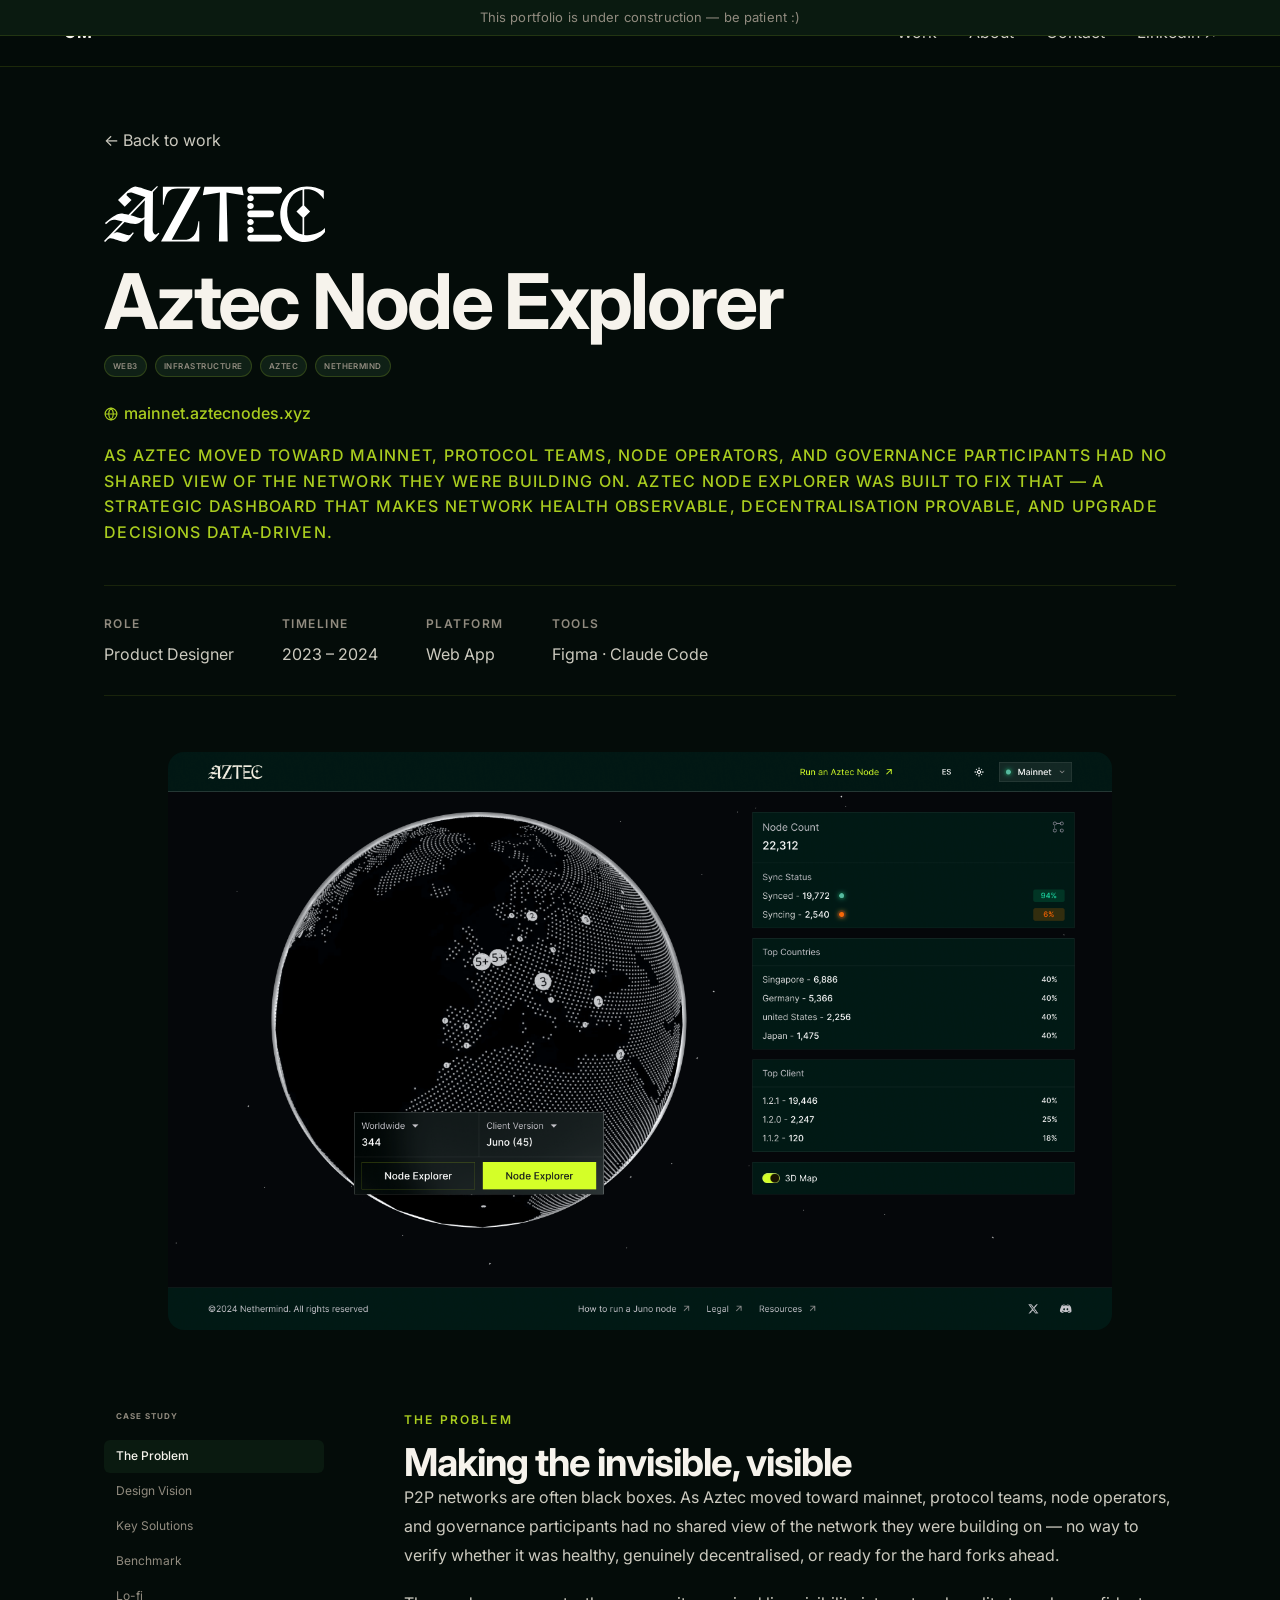
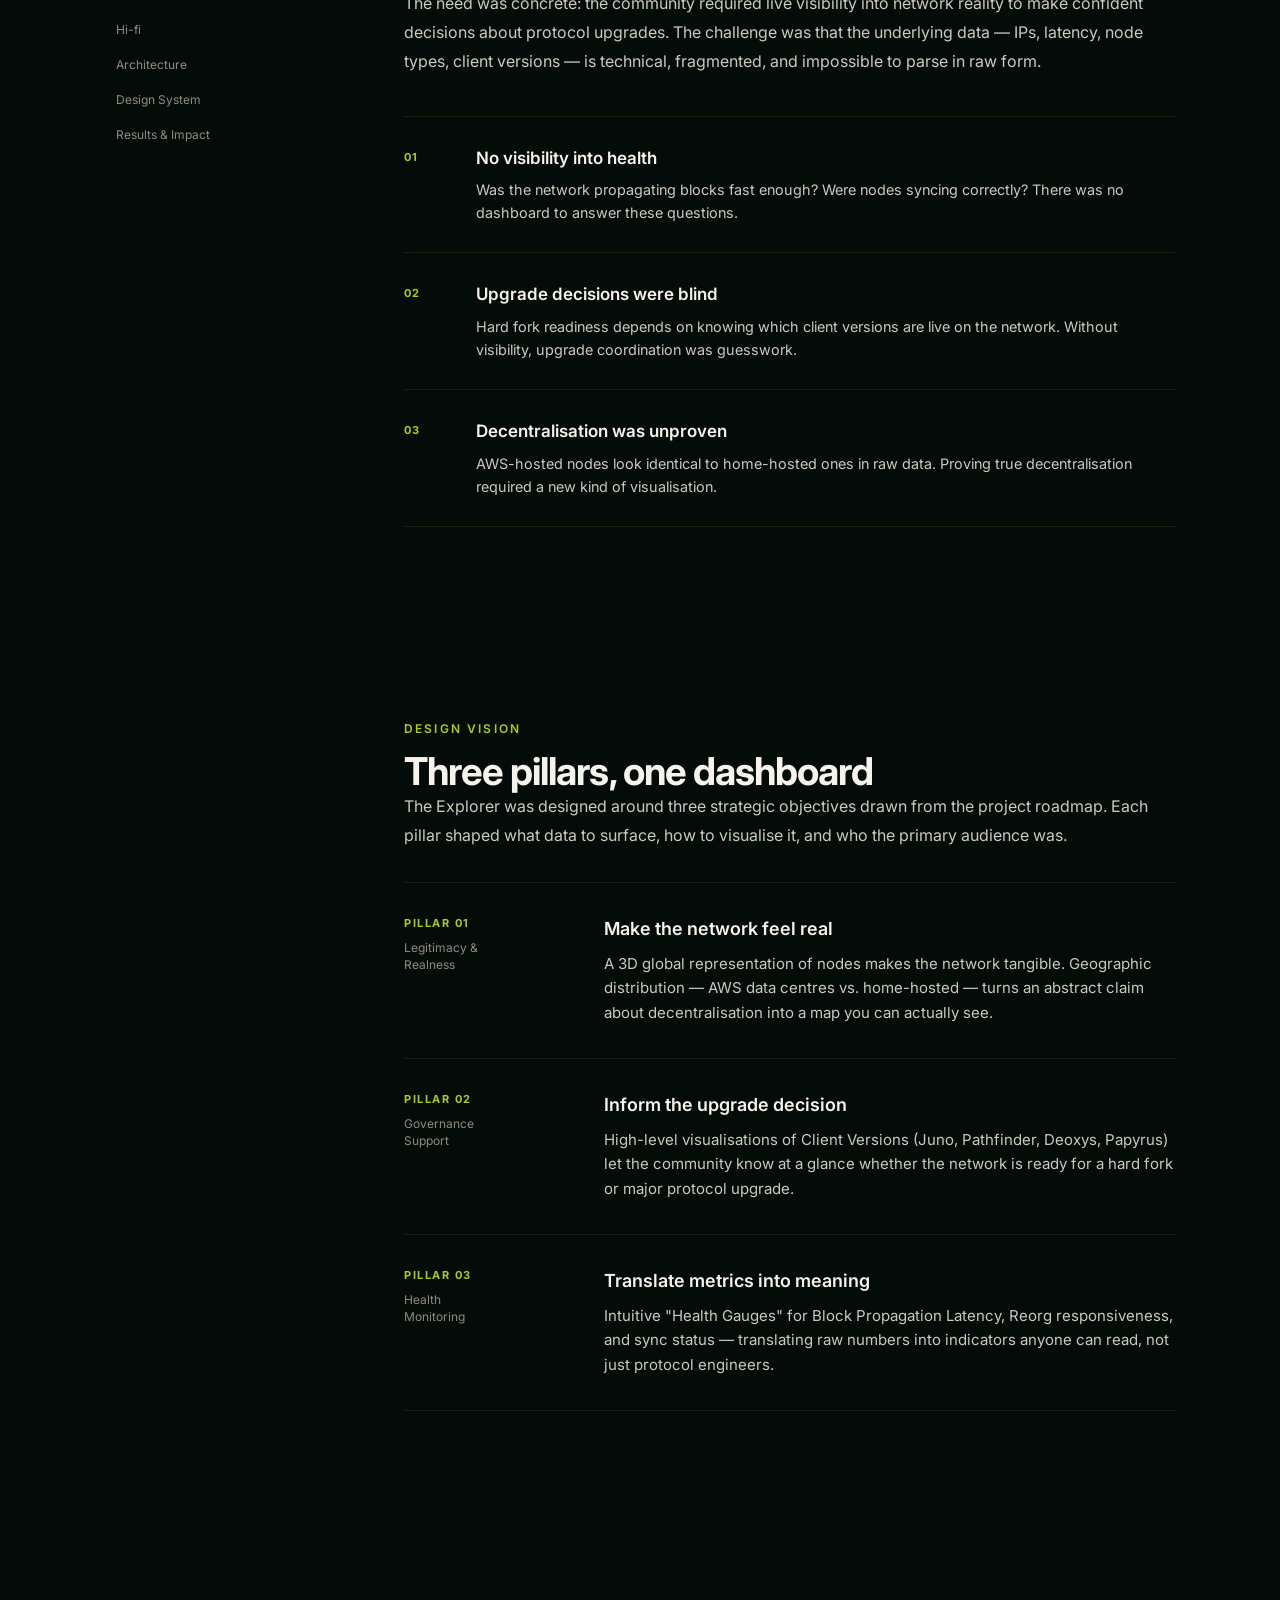
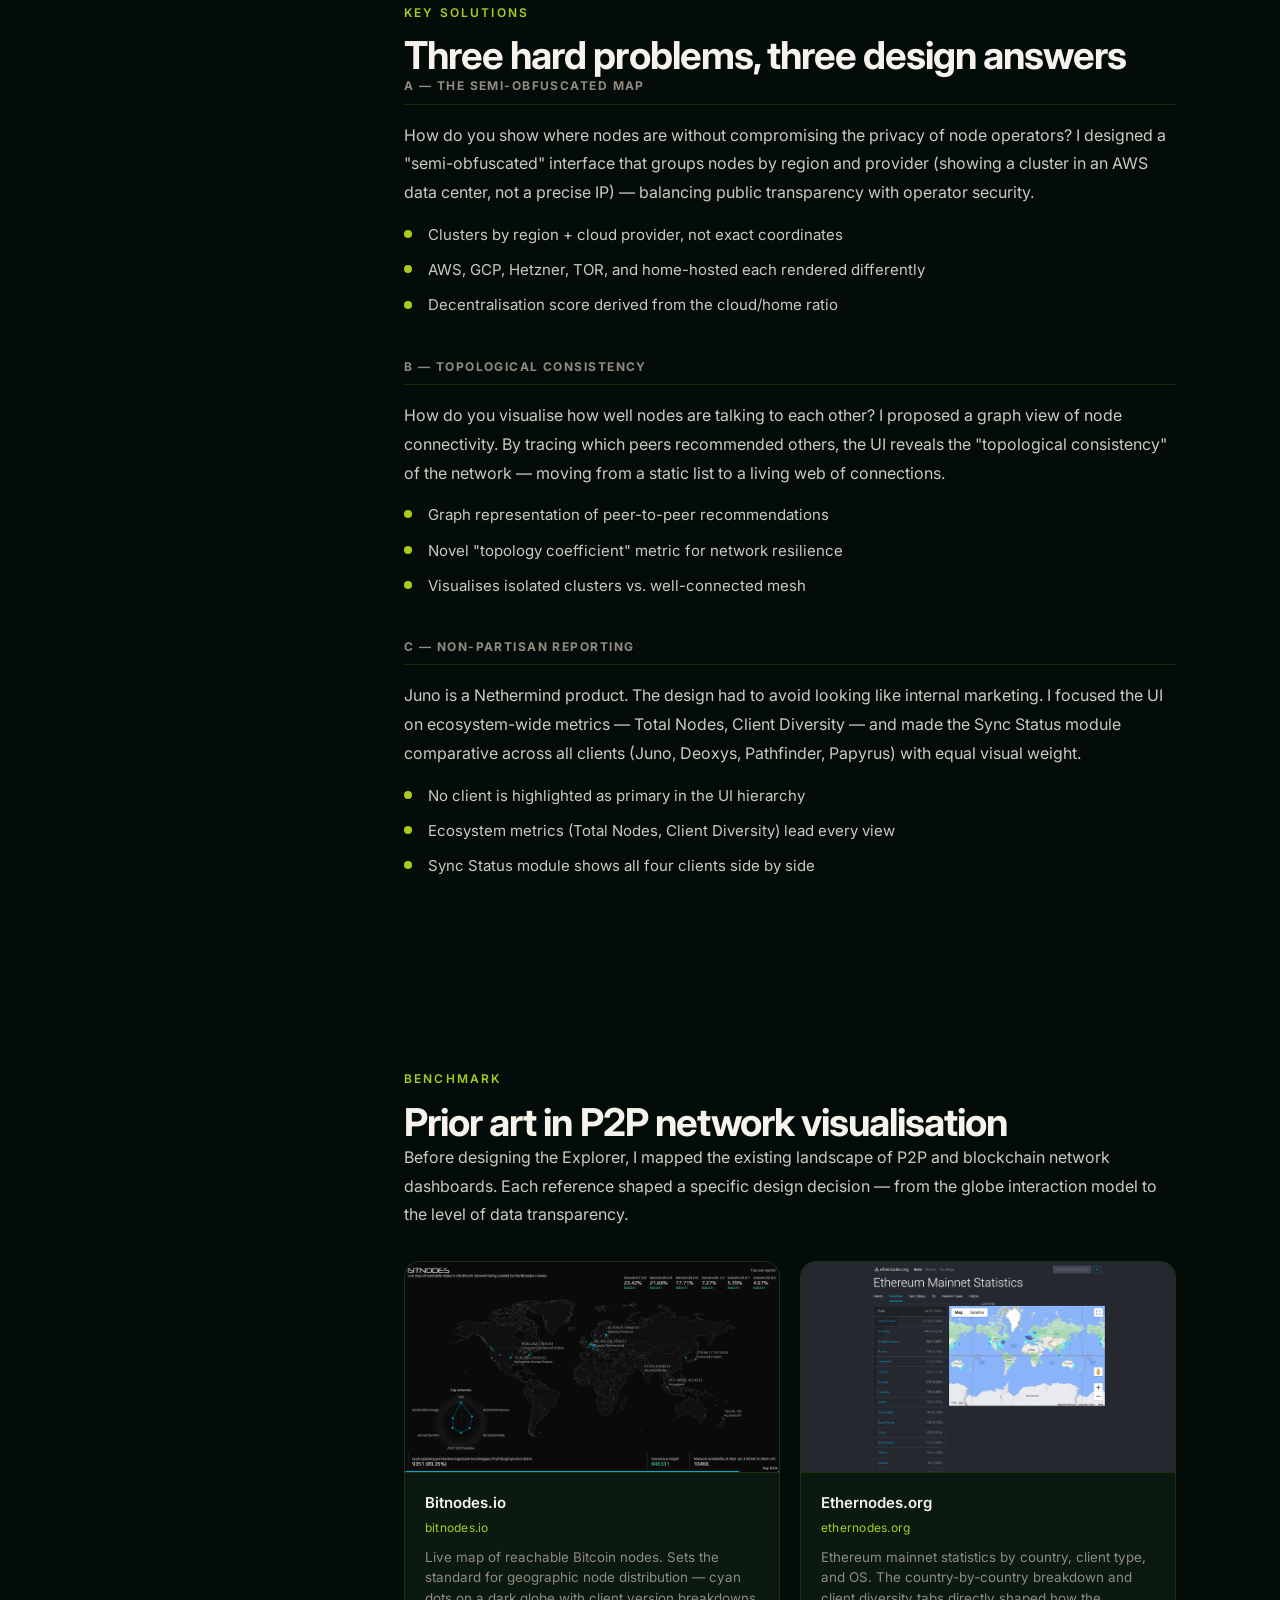
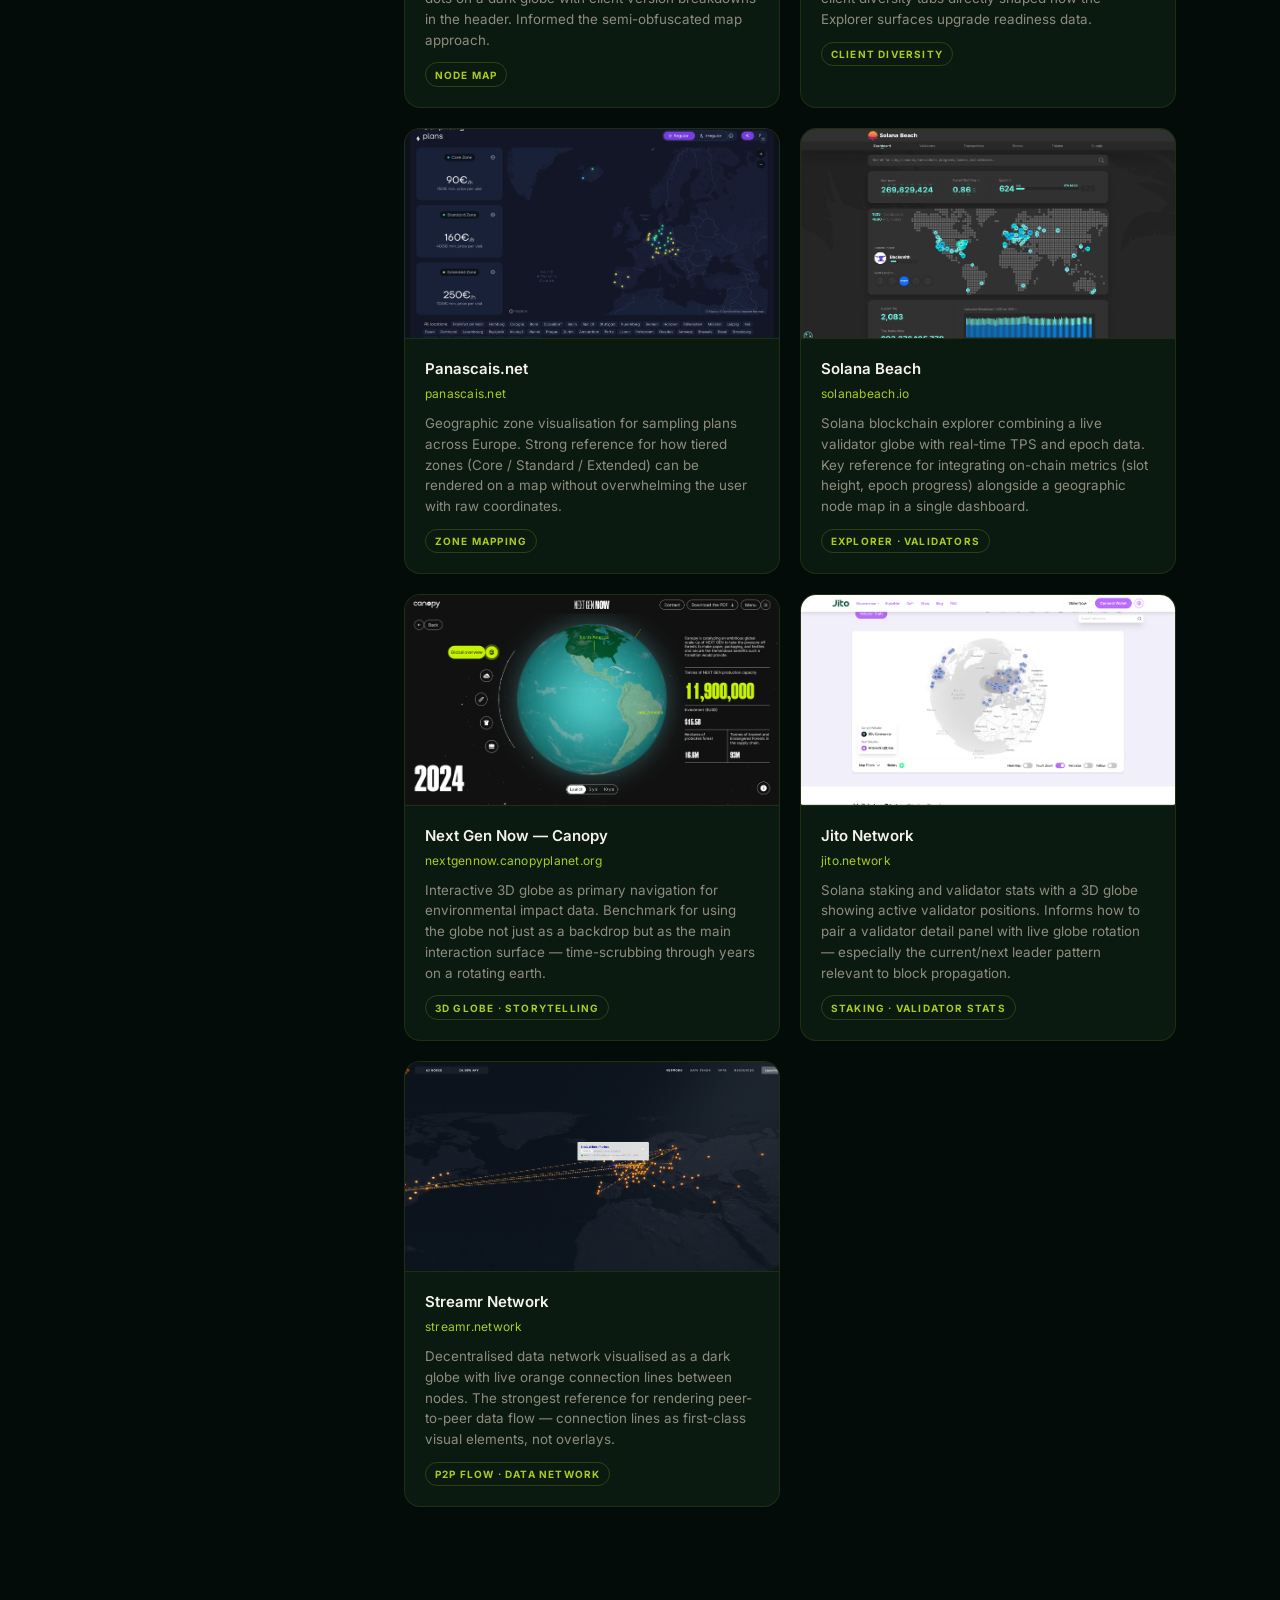
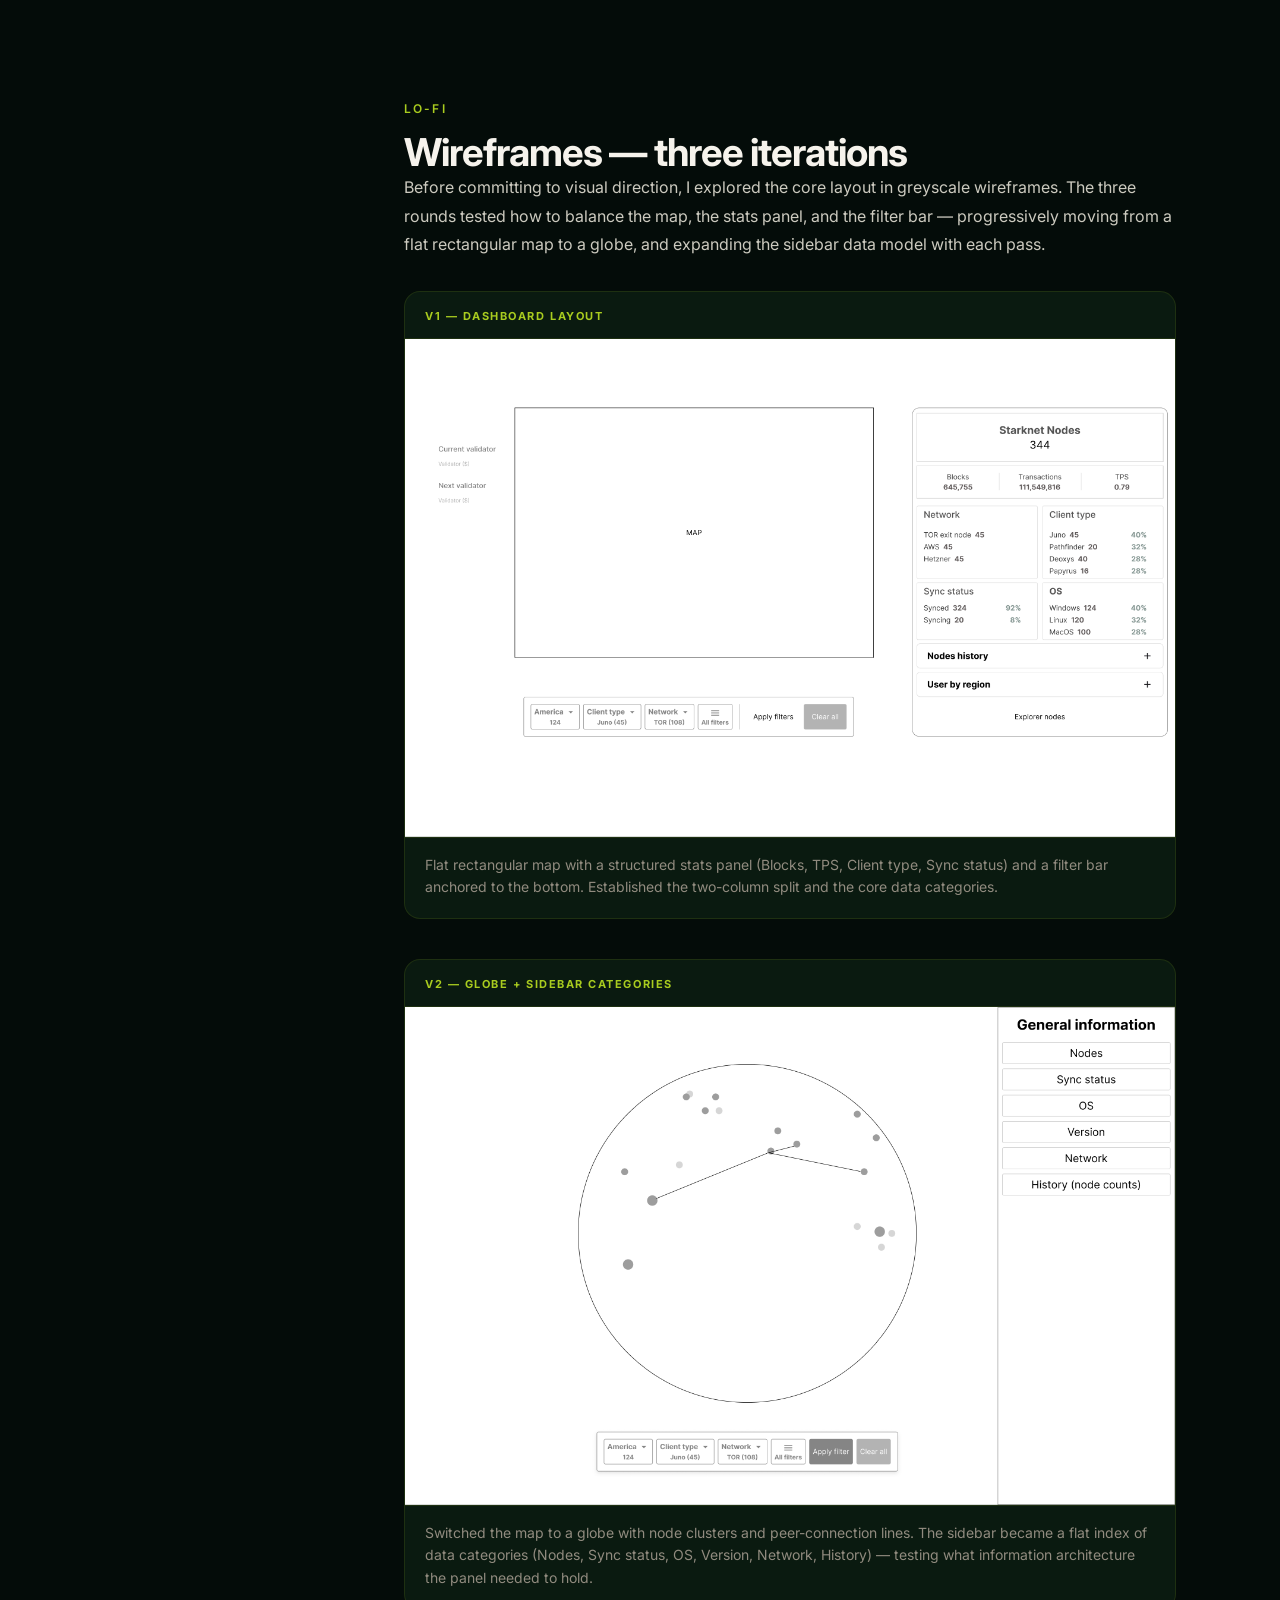
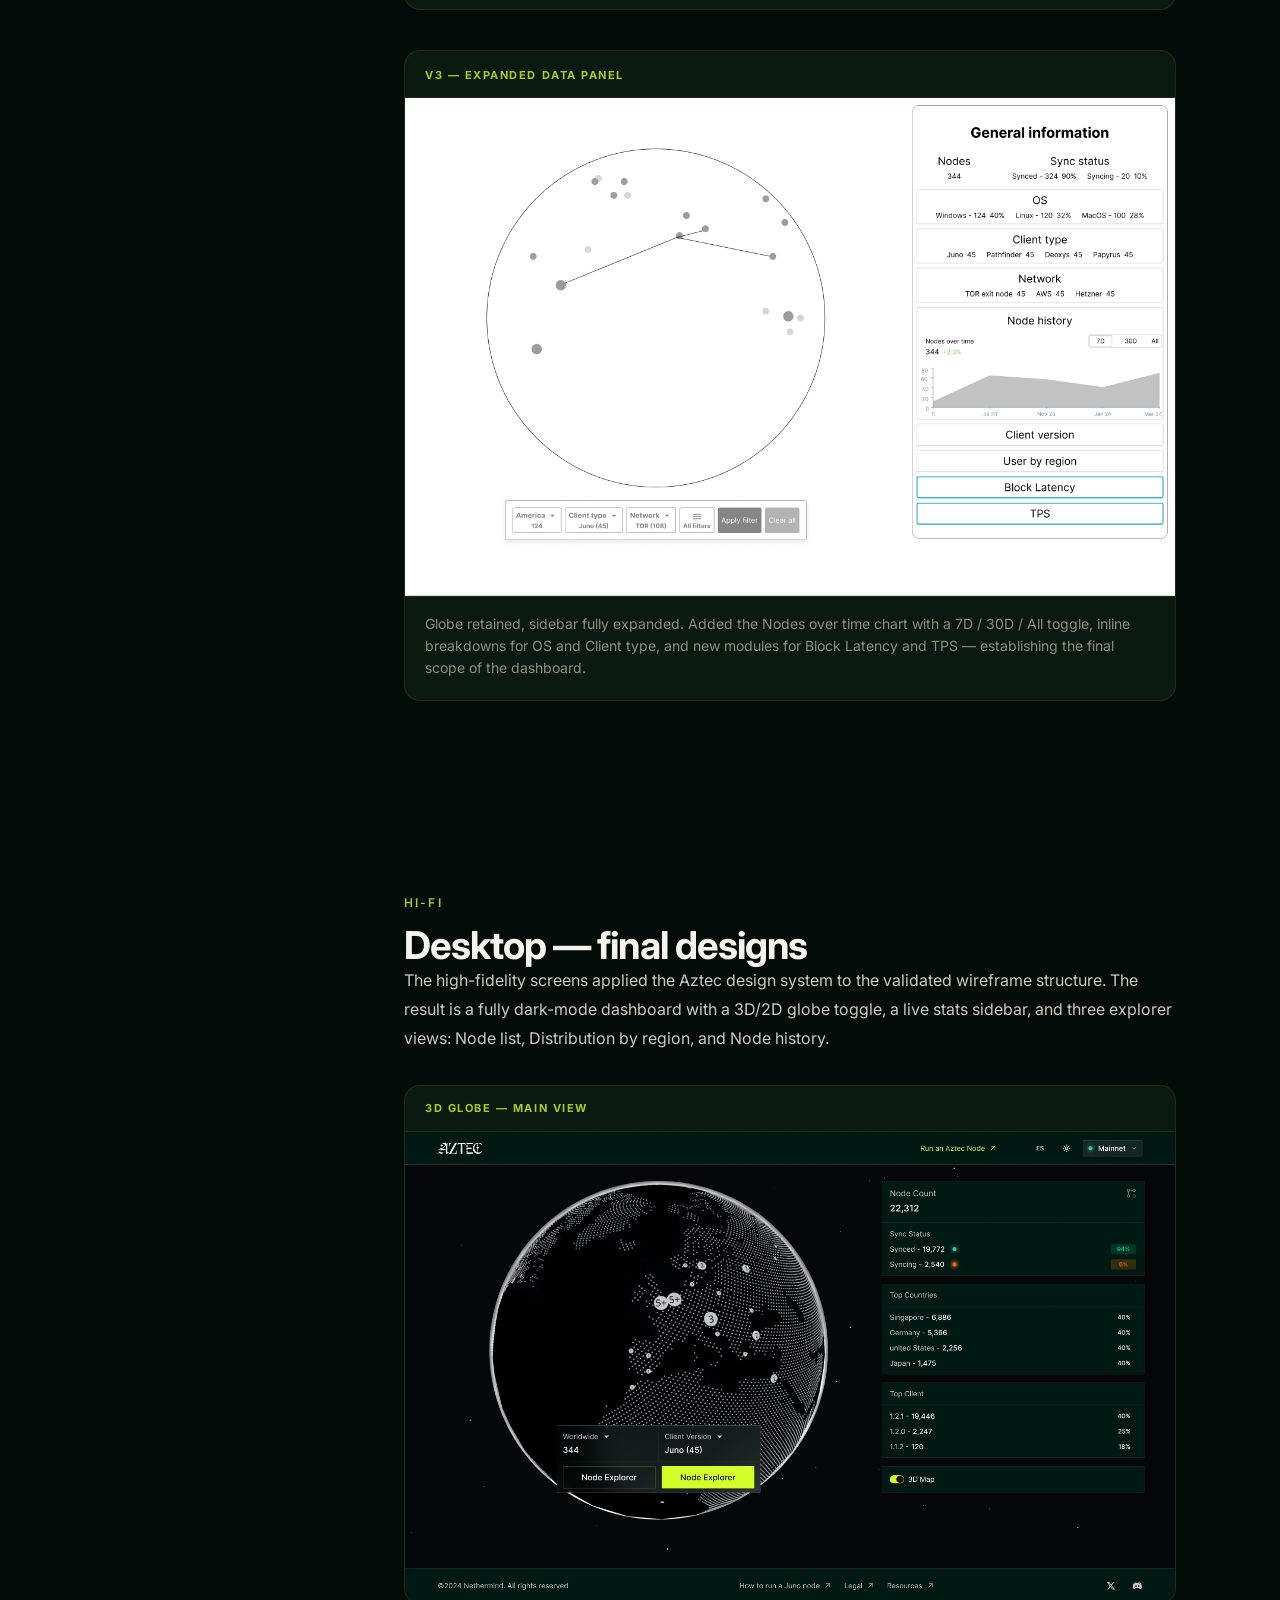
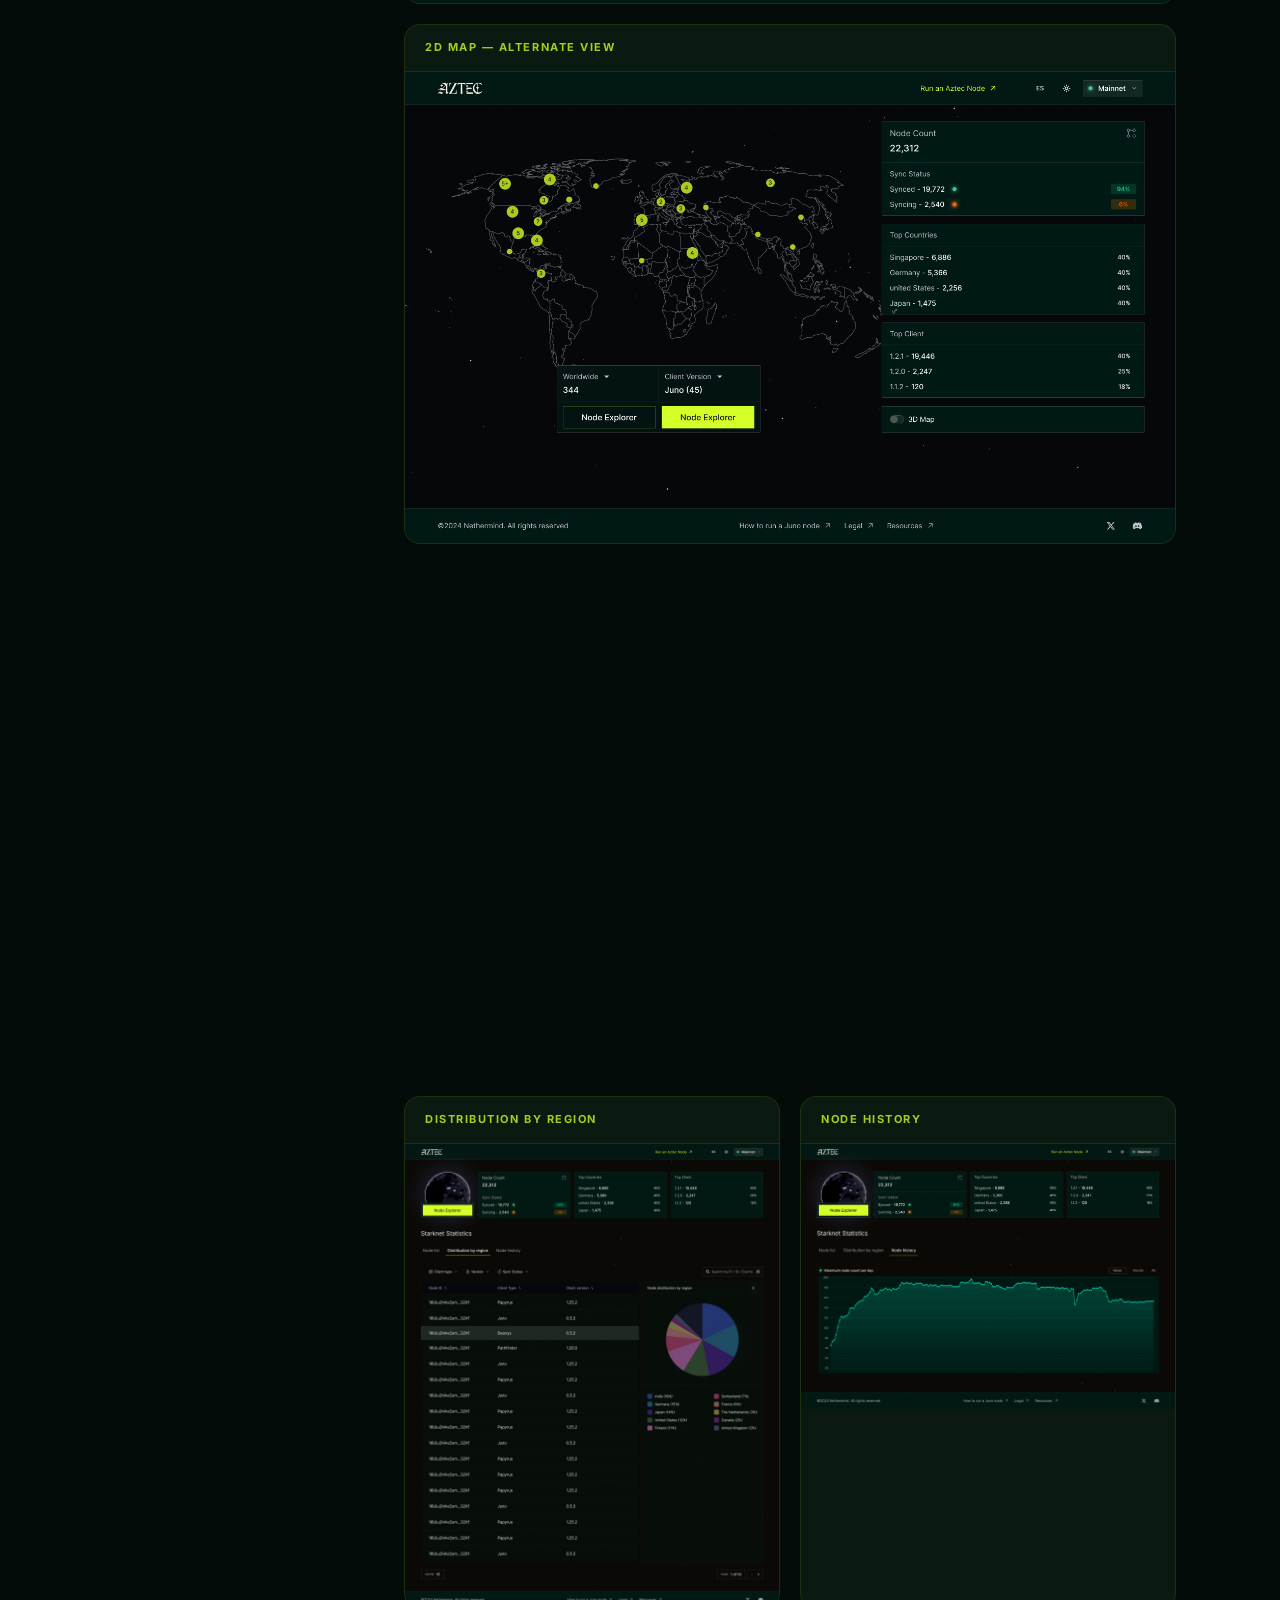
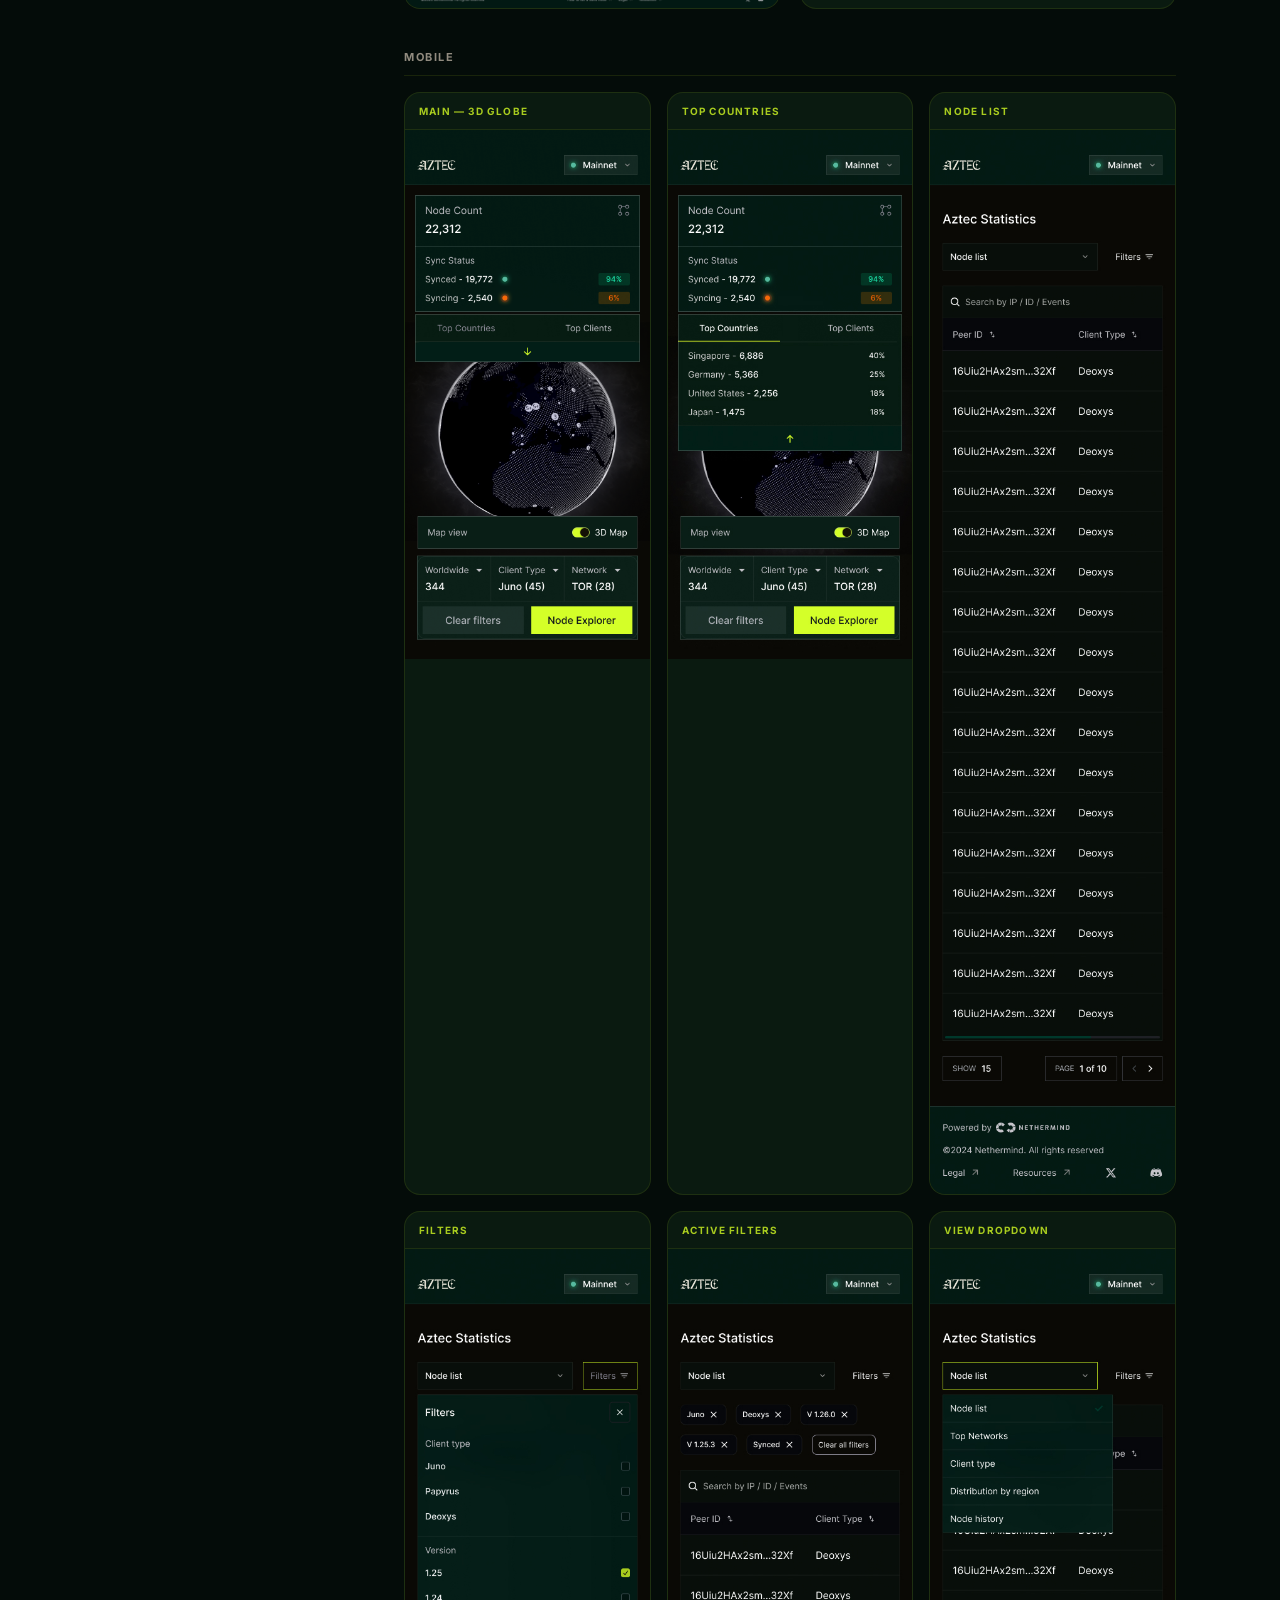
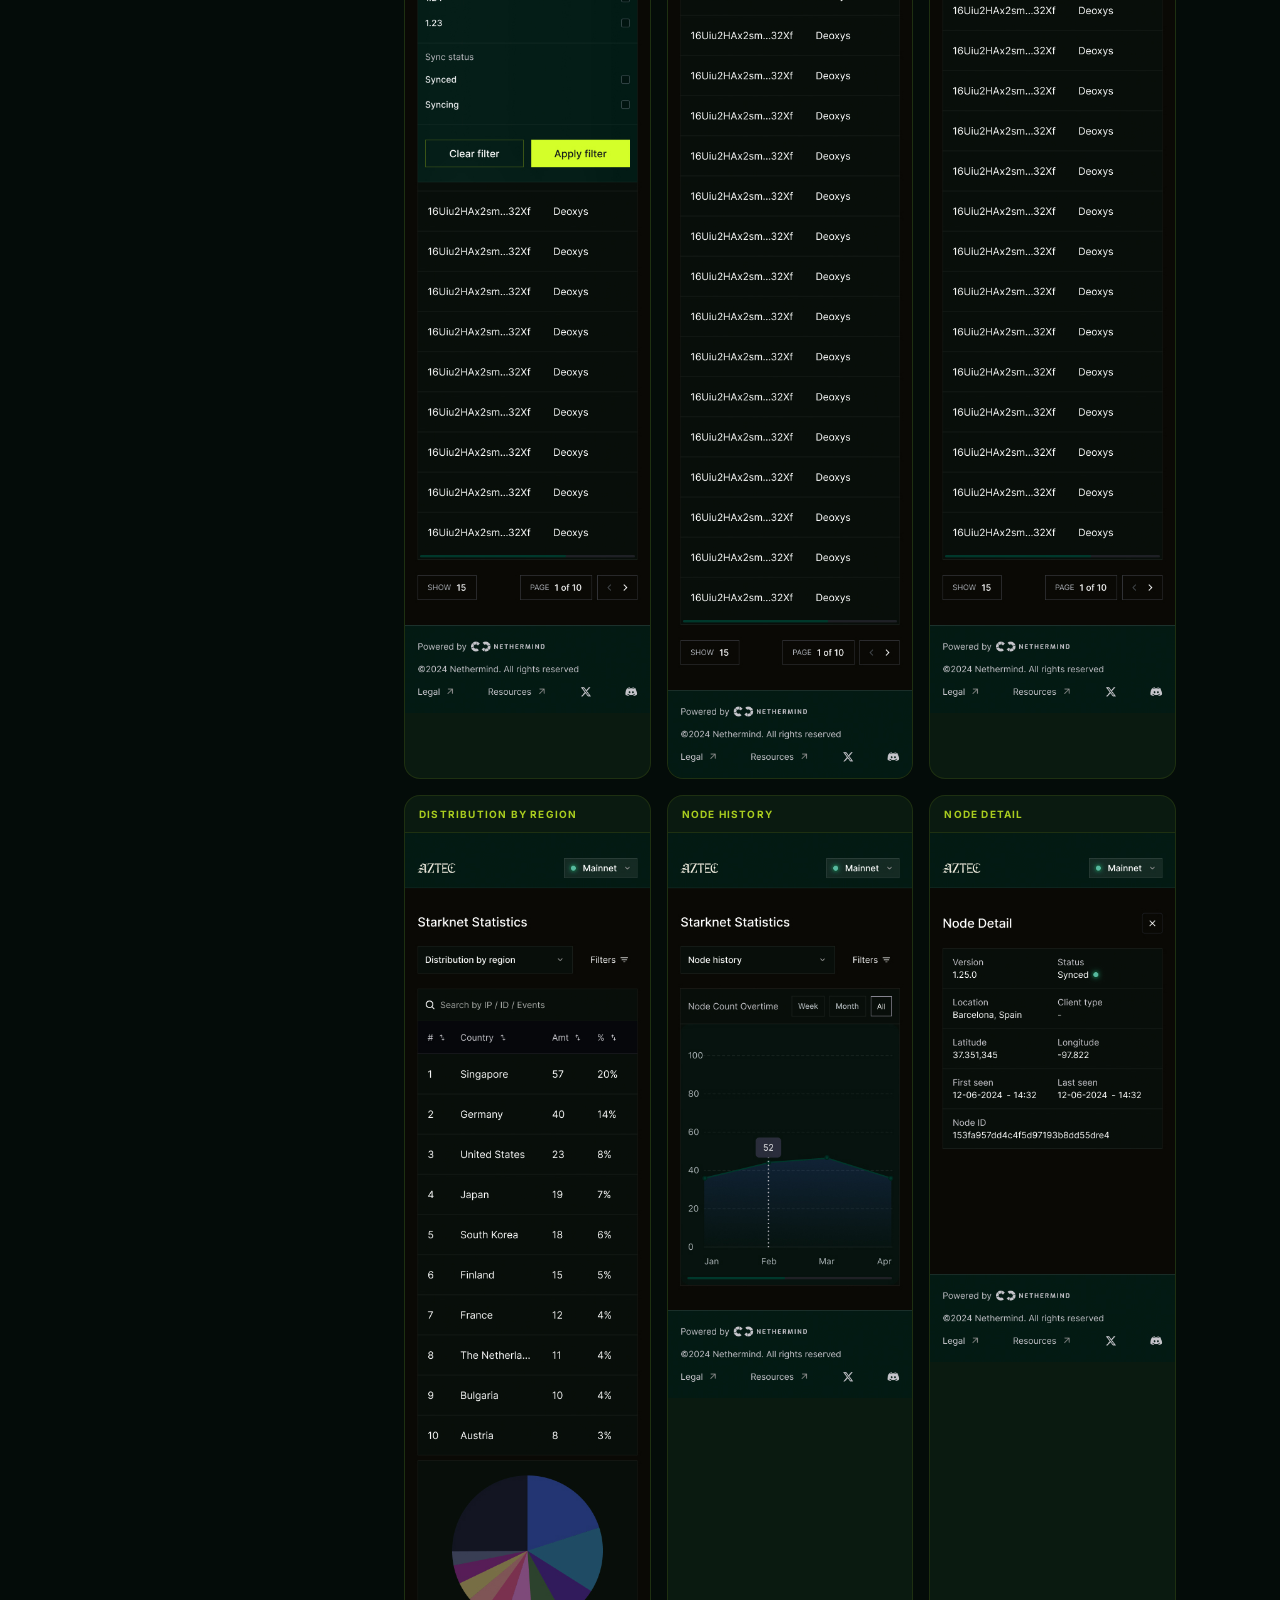
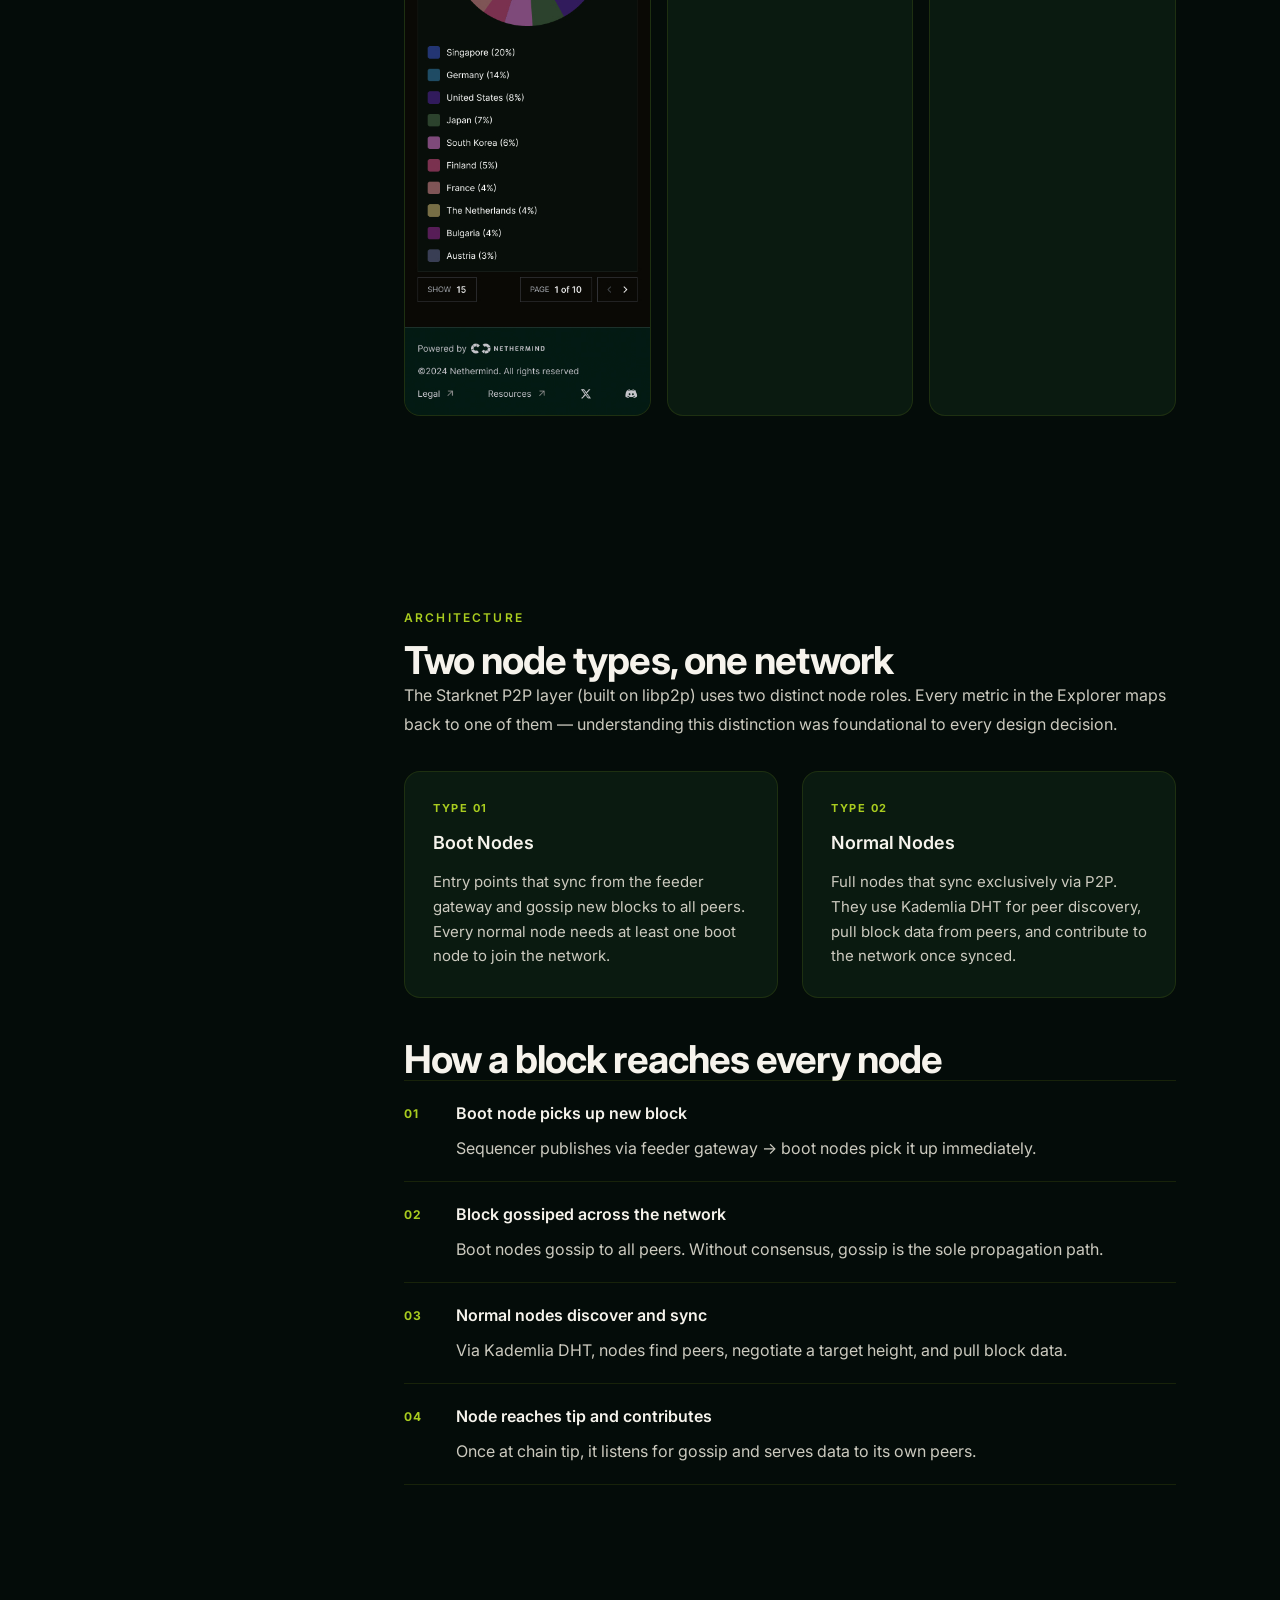
<file: p2p-explorer.html>
<!DOCTYPE html>
<html lang="en">
<head>
<!-- Google tag (gtag.js) -->
<script async src="https://www.googletagmanager.com/gtag/js?id=G-E2T7YBM5FS"></script>
<script>
  window.dataLayer = window.dataLayer || [];
  function gtag(){dataLayer.push(arguments);}
  gtag('js', new Date());
  gtag('config', 'G-E2T7YBM5FS');
</script>
<!-- Google Tag Manager -->
<script>(function(w,d,s,l,i){w[l]=w[l]||[];w[l].push({'gtm.start':
new Date().getTime(),event:'gtm.js'});var f=d.getElementsByTagName(s)[0],
j=d.createElement(s),dl=l!='dataLayer'?'&l='+l:'';j.async=true;j.src=
'https://www.googletagmanager.com/gtm.js?id='+i+dl;f.parentNode.insertBefore(j,f);
})(window,document,'script','dataLayer','GTM-M5BDFLX8');</script>
<!-- End Google Tag Manager -->
  <meta charset="UTF-8">
  <meta name="viewport" content="width=device-width, initial-scale=1.0">
  <title>Aztec Node Explorer — Carlos Mera</title>
  <meta name="description" content="Aztec Node Explorer — Real-time Aztec node network explorer. Designed by Carlos Mera.">
  <link rel="preconnect" href="https://fonts.googleapis.com">
  <link rel="preconnect" href="https://fonts.gstatic.com" crossorigin>
  <link href="https://fonts.googleapis.com/css2?family=Inter:wght@300;400;500;600;700&display=swap" rel="stylesheet">
  <link rel="stylesheet" href="style.css">
  <link rel="stylesheet" href="project.css">
  <link rel="stylesheet" href="boop.css">
  <style>
    /* ── Aztec DS colour tokens ── */
    :root {
      --bg:            #040C09;
      --surface:       #0A1A10;
      --surface-2:     #0F2016;
      --text-primary:  #F6F3EC;
      --text-sec:      #CCCABF;
      --text-muted:    #918B7F;
      --accent:        #A9CC1F;
      --accent-hover:  #C8F024;
      --border:        rgba(169, 204, 31, 0.12);
      --border-strong: rgba(169, 204, 31, 0.22);
    }

    body { background: #040C09; }

    .nav {
      background: rgba(4, 12, 9, 0.88) !important;
      border-bottom-color: rgba(169, 204, 31, 0.15) !important;
    }
    .nav.scrolled { background: rgba(4, 12, 9, 0.98) !important; }

    .site-banner {
      background: #0A1A10;
      border-bottom-color: rgba(169, 204, 31, 0.15);
      color: #918B7F;
    }

    .proj-back { color: #CCCABF; }
    .proj-back:hover { color: #F6F3EC; }

    .tag {
      background: #0F2016;
      border-color: rgba(169, 204, 31, 0.2);
      color: #918B7F;
    }

    .proj-hero__site-link { color: #A9CC1F; }
    .proj-hero__site-link:hover { color: #C8F024; }

    /* ── P2P Explorer specific overrides ── */
    .p2p-hero-icon {
      display: flex;
      align-items: center;
      gap: 1rem;
      margin-bottom: 1rem;
    }
    .p2p-hero-icon__svg {
      width: clamp(3rem, 6vw, 4.5rem);
      height: clamp(3rem, 6vw, 4.5rem);
    }
    .p2p-hero-icon__name {
      font-size: clamp(2.5rem, 6vw, 5rem);
      font-weight: 700;
      letter-spacing: -.03em;
      line-height: 1;
    }

    .p2p-node-grid {
      display: grid;
      grid-template-columns: 1fr 1fr;
      gap: 1.5rem;
      margin-top: 2rem;
    }
    .p2p-node {
      background: var(--surface);
      border: 1px solid var(--border);
      border-radius: var(--radius-lg);
      padding: 1.75rem;
    }
    .p2p-node__label {
      font-size: .6875rem;
      font-weight: 700;
      letter-spacing: .14em;
      text-transform: uppercase;
      color: var(--accent);
      margin-bottom: .75rem;
    }
    .p2p-node__title {
      font-size: 1.125rem;
      font-weight: 600;
      color: var(--text-primary);
      margin-bottom: .75rem;
    }
    .p2p-node__body {
      font-size: .9375rem;
      color: var(--text-sec);
      line-height: 1.65;
    }
    .p2p-node__list {
      list-style: none;
      margin-top: .75rem;
      display: flex;
      flex-direction: column;
      gap: .4rem;
    }
    .p2p-node__list li {
      font-size: .875rem;
      color: var(--text-muted);
      padding-left: 1rem;
      position: relative;
    }
    .p2p-node__list li::before {
      content: '→';
      position: absolute;
      left: 0;
      color: var(--accent);
      font-size: .75rem;
    }

    .p2p-decision-group {
      margin-top: 2.5rem;
    }
    .p2p-decision-group__title {
      font-size: .75rem;
      font-weight: 700;
      letter-spacing: .12em;
      text-transform: uppercase;
      color: var(--text-muted);
      margin-bottom: 1rem;
      padding-bottom: .5rem;
      border-bottom: 1px solid var(--border);
    }
    .p2p-decision-list {
      display: flex;
      flex-direction: column;
      gap: .75rem;
    }
    .p2p-decision {
      display: flex;
      gap: 1rem;
      align-items: flex-start;
    }
    .p2p-decision__dot {
      width: 8px;
      height: 8px;
      border-radius: 50%;
      background: var(--accent);
      margin-top: .45rem;
      flex-shrink: 0;
    }
    .p2p-decision__dot--pending {
      background: transparent;
      border: 1.5px solid var(--text-muted);
    }
    .p2p-decision__text {
      font-size: .9375rem;
      color: var(--text-sec);
      line-height: 1.55;
    }

    .p2p-test-block {
      background: var(--surface);
      border: 1px solid var(--border);
      border-radius: var(--radius-lg);
      padding: 1.75rem;
      margin-top: 1.5rem;
    }
    .p2p-test-block__title {
      font-size: 1rem;
      font-weight: 600;
      color: var(--text-primary);
      margin-bottom: 1rem;
    }
    .p2p-test-steps {
      display: flex;
      flex-direction: column;
      gap: .6rem;
      counter-reset: step;
    }
    .p2p-test-step {
      display: flex;
      gap: .875rem;
      align-items: flex-start;
      counter-increment: step;
    }
    .p2p-test-step__num {
      font-size: .75rem;
      font-weight: 700;
      color: var(--accent);
      min-width: 1.5rem;
      padding-top: .1rem;
    }
    .p2p-test-step__text {
      font-size: .9rem;
      color: var(--text-sec);
      line-height: 1.55;
    }

    .p2p-status-grid {
      display: grid;
      grid-template-columns: 1fr 1fr;
      gap: 1.5rem;
      margin-top: 2rem;
    }
    .p2p-status-col {
      background: var(--surface);
      border: 1px solid var(--border);
      border-radius: var(--radius-lg);
      padding: 1.75rem;
    }
    .p2p-status-col__label {
      font-size: .6875rem;
      font-weight: 700;
      letter-spacing: .14em;
      text-transform: uppercase;
      margin-bottom: 1.25rem;
    }
    .p2p-status-col--done .p2p-status-col__label { color: #4ADE80; }
    .p2p-status-col--left .p2p-status-col__label { color: var(--text-muted); }
    .p2p-status-list {
      list-style: none;
      display: flex;
      flex-direction: column;
      gap: .6rem;
    }
    .p2p-status-list li {
      font-size: .9rem;
      color: var(--text-sec);
      padding-left: 1.25rem;
      position: relative;
      line-height: 1.5;
    }
    .p2p-status-col--done .p2p-status-list li::before {
      content: '✓';
      position: absolute;
      left: 0;
      color: #4ADE80;
      font-size: .8rem;
    }
    .p2p-status-col--left .p2p-status-list li::before {
      content: '○';
      position: absolute;
      left: 0;
      color: var(--text-muted);
      font-size: .75rem;
    }

    .p2p-crawler-grid {
      display: grid;
      grid-template-columns: repeat(3, 1fr);
      gap: 1rem;
      margin-top: 2rem;
    }
    .p2p-crawler-item {
      background: var(--surface);
      border: 1px solid var(--border);
      border-radius: var(--radius);
      padding: 1.25rem;
    }
    .p2p-crawler-item__icon {
      margin-bottom: .75rem;
      color: var(--accent);
    }
    .p2p-crawler-item__title {
      font-size: .9375rem;
      font-weight: 600;
      color: var(--text-primary);
      margin-bottom: .4rem;
    }
    .p2p-crawler-item__desc {
      font-size: .8375rem;
      color: var(--text-muted);
      line-height: 1.5;
    }

    .p2p-retro-card {
      background: var(--surface);
      border: 1px solid var(--border);
      border-left: 3px solid var(--accent);
      border-radius: var(--radius);
      padding: 1.25rem 1.5rem;
      margin-top: 1.25rem;
    }
    .p2p-retro-card__title {
      font-size: .875rem;
      font-weight: 600;
      color: var(--text-primary);
      margin-bottom: .5rem;
    }
    .p2p-retro-card__body {
      font-size: .875rem;
      color: var(--text-sec);
      line-height: 1.6;
    }

    /* ── Issue list (The Problem section) ── */
    .p2p-issue-list {
      margin-top: 2.5rem;
      border-top: 1px solid var(--border);
    }
    .p2p-issue {
      display: grid;
      grid-template-columns: 2.5rem 1fr;
      gap: 2rem;
      padding: 1.75rem 0;
      border-bottom: 1px solid var(--border);
    }
    .p2p-issue__num {
      font-size: .6875rem;
      font-weight: 700;
      letter-spacing: .12em;
      color: var(--accent);
      padding-top: .25rem;
    }
    .p2p-issue__title {
      font-size: 1.0625rem;
      font-weight: 600;
      color: var(--text-primary);
      margin-bottom: .4rem;
    }
    .p2p-issue__desc {
      font-size: .9rem;
      color: var(--text-sec);
      line-height: 1.6;
    }

    /* ── Pillar list (Design Vision section) ── */
    .p2p-pillar-list {
      margin-top: 2rem;
      border-top: 1px solid var(--border);
    }
    .p2p-pillar {
      display: grid;
      grid-template-columns: 160px 1fr;
      gap: 2.5rem;
      padding: 2rem 0;
      border-bottom: 1px solid var(--border);
      align-items: start;
    }
    .p2p-pillar__label {
      font-size: .6875rem;
      font-weight: 700;
      letter-spacing: .14em;
      text-transform: uppercase;
      color: var(--accent);
      margin-bottom: .4rem;
    }
    .p2p-pillar__tag {
      font-size: .75rem;
      color: var(--text-muted);
      line-height: 1.45;
    }
    .p2p-pillar__title {
      font-size: 1.125rem;
      font-weight: 600;
      color: var(--text-primary);
      margin-bottom: .5rem;
    }
    .p2p-pillar__body {
      font-size: .9375rem;
      color: var(--text-sec);
      line-height: 1.65;
    }

    /* ── Colour palettes ── */
    .aztec-palettes {
      display: flex;
      flex-direction: column;
      gap: 2rem;
      margin-top: 2.5rem;
    }
    .aztec-palette__name {
      font-size: .6875rem;
      font-weight: 700;
      letter-spacing: .12em;
      text-transform: uppercase;
      color: var(--text-muted);
      margin-bottom: .75rem;
      display: flex;
      align-items: center;
      gap: .5rem;
    }
    .aztec-palette__badge {
      font-size: .6rem;
      font-weight: 600;
      letter-spacing: .1em;
      text-transform: uppercase;
      color: #A9CC1F;
      border: 1px solid rgba(169,204,31,.3);
      border-radius: 999px;
      padding: .15rem .45rem;
    }
    .aztec-palette__swatches {
      display: flex;
      gap: .5rem;
      flex-wrap: wrap;
    }
    .aztec-swatch {
      width: 80px;
      height: 64px;
      border-radius: 8px;
      position: relative;
      flex-shrink: 0;
    }
    .aztec-swatch span {
      position: absolute;
      bottom: 6px;
      left: 8px;
      font-size: .6rem;
      font-weight: 600;
      letter-spacing: .04em;
      color: rgba(0,0,0,.55);
    }
    .aztec-swatch--light span {
      color: rgba(255,255,255,.55);
    }

    /* ── Hi-fi section ── */
    .p2p-hifi-stack {
      display: flex;
      flex-direction: column;
      gap: 1.25rem;
      margin-top: 2rem;
    }
    .p2p-hifi-grid {
      display: grid;
      grid-template-columns: 1fr 1fr;
      gap: 1.25rem;
    }
    .p2p-hifi-frame {
      background: var(--surface);
      border: 1px solid var(--border);
      border-radius: var(--radius-lg);
      overflow: hidden;
    }
    .p2p-hifi-frame__label {
      font-size: .6875rem;
      font-weight: 700;
      letter-spacing: .14em;
      text-transform: uppercase;
      color: var(--accent);
      padding: .875rem 1.25rem;
      border-bottom: 1px solid var(--border);
    }
    .p2p-hifi-frame__img {
      width: 100%;
      display: block;
    }
    .p2p-hifi-mobile-label {
      font-size: .6875rem;
      font-weight: 700;
      letter-spacing: .14em;
      text-transform: uppercase;
      color: var(--text-muted);
      margin-top: 2.5rem;
      margin-bottom: 1rem;
      padding-bottom: .5rem;
      border-bottom: 1px solid var(--border);
    }
    .p2p-hifi-scroll {
      display: grid;
      grid-template-columns: repeat(3, 1fr);
      gap: 1rem;
    }
    .p2p-hifi-phone {
      background: var(--surface);
      border: 1px solid var(--border);
      border-radius: var(--radius-lg);
      overflow: hidden;
      display: flex;
      flex-direction: column;
    }
    .p2p-hifi-phone__label {
      font-size: .625rem;
      font-weight: 700;
      letter-spacing: .12em;
      text-transform: uppercase;
      color: var(--accent);
      padding: .625rem .875rem;
      border-bottom: 1px solid var(--border);
      white-space: nowrap;
      overflow: hidden;
      text-overflow: ellipsis;
    }
    .p2p-hifi-phone__img {
      width: 100%;
      display: block;
    }
    @media (max-width: 768px) {
      .p2p-hifi-grid { grid-template-columns: 1fr; }
      .p2p-hifi-scroll { grid-template-columns: repeat(2, 1fr); }
    }

    /* ── Live metrics stat row ── */
    .p2p-live-stats {
      display: flex;
      gap: 3.5rem;
      align-items: flex-start;
      flex-wrap: wrap;
      margin-top: 2.5rem;
      padding-bottom: 2.5rem;
      border-bottom: 1px solid var(--border);
    }
    @media (max-width: 600px) {
      .p2p-live-stats { gap: 2rem 3rem; }
    }

    /* ── Lo-fi section ── */
    .p2p-lofi-stack {
      display: flex;
      flex-direction: column;
      gap: 2.5rem;
      margin-top: 2rem;
    }
    .p2p-lofi-frame {
      background: var(--surface);
      border: 1px solid var(--border);
      border-radius: var(--radius-lg);
      overflow: hidden;
    }
    .p2p-lofi-frame__label {
      font-size: .6875rem;
      font-weight: 700;
      letter-spacing: .14em;
      text-transform: uppercase;
      color: var(--accent);
      padding: 1rem 1.25rem .75rem;
      border-bottom: 1px solid var(--border);
    }
    .p2p-lofi-frame__img {
      width: 100%;
      display: block;
      border-bottom: 1px solid var(--border);
    }
    .p2p-lofi-frame__caption {
      font-size: .875rem;
      color: var(--text-muted);
      line-height: 1.6;
      padding: 1rem 1.25rem 1.25rem;
    }

    /* ── Benchmark section ── */
    .p2p-bench-grid {
      display: grid;
      grid-template-columns: repeat(2, 1fr);
      gap: 1.25rem;
      margin-top: 2rem;
    }
    .p2p-bench-card {
      background: var(--surface);
      border: 1px solid var(--border);
      border-radius: var(--radius-lg);
      overflow: hidden;
      display: flex;
      flex-direction: column;
    }
    .p2p-bench-card__img {
      width: 100%;
      aspect-ratio: 16 / 9;
      object-fit: cover;
      object-position: top;
      display: block;
      border-bottom: 1px solid var(--border);
    }
    .p2p-bench-card__body {
      padding: 1.125rem 1.25rem 1.25rem;
      flex: 1;
    }
    .p2p-bench-card__name {
      font-size: .9375rem;
      font-weight: 600;
      color: var(--text-primary);
      margin-bottom: .2rem;
    }
    .p2p-bench-card__url {
      font-size: .75rem;
      color: var(--accent);
      letter-spacing: .02em;
      margin-bottom: .6rem;
      display: block;
    }
    .p2p-bench-card__desc {
      font-size: .8375rem;
      color: var(--text-muted);
      line-height: 1.55;
    }
    .p2p-bench-card__tag {
      display: inline-block;
      margin-top: .75rem;
      font-size: .625rem;
      font-weight: 700;
      letter-spacing: .12em;
      text-transform: uppercase;
      color: var(--accent);
      border: 1px solid var(--border-strong);
      border-radius: 999px;
      padding: .2rem .55rem;
    }

    @media (max-width: 768px) {
      .p2p-node-grid,
      .p2p-status-grid { grid-template-columns: 1fr; }
      .p2p-crawler-grid { grid-template-columns: 1fr 1fr; }
      .p2p-issue { grid-template-columns: 2rem 1fr; gap: 1rem; }
      .p2p-pillar { grid-template-columns: 1fr; gap: .75rem; }
      .p2p-bench-grid { grid-template-columns: 1fr; }
    }
    @media (max-width: 480px) {
      .p2p-crawler-grid { grid-template-columns: 1fr; }
    }
  </style>
</head>
<body>
<!-- Google Tag Manager (noscript) -->
<noscript><iframe src="https://www.googletagmanager.com/ns.html?id=GTM-M5BDFLX8"
height="0" width="0" style="display:none;visibility:hidden"></iframe></noscript>
<!-- End Google Tag Manager (noscript) -->

  <div class="site-banner">This portfolio is under construction — be patient :)</div>

  <header class="nav" id="nav">
    <div class="nav__progress"><div class="nav__progress-fill" id="navProgress"></div></div>
    <div class="nav__inner">
      <a href="/" class="nav__logo">CM</a>
      <nav class="nav__links">
        <a href="/#work">Work</a>
        <a href="/#about">About</a>
        <a href="/#contact">Contact</a>
        <a href="https://www.linkedin.com/in/carlosmmera/" target="_blank" rel="noopener" class="nav__cta" data-ga-event="outbound_click" data-ga-label="LinkedIn" data-ga-category="nav">LinkedIn ↗</a>
      </nav>
    </div>
  </header>

  <main class="project">

    <!-- ─── HERO ─── -->
    <section class="proj-hero">
      <div class="proj-hero__inner">
        <a href="/#work" class="proj-back">← Back to work</a>
        <img src="aztec-logo.svg" alt="Aztec" style="height:clamp(2rem,5vw,3.5rem);width:auto;display:block;margin-bottom:1.5rem;filter:brightness(0) invert(1);">
        <h1 class="proj-hero__title" style="font-size:clamp(2.5rem,6vw,5rem);">Aztec Node Explorer</h1>
        <div class="proj-hero__meta">
          <span class="tag">Web3</span>
          <span class="tag">Infrastructure</span>
          <span class="tag">Aztec</span>
          <span class="tag">Nethermind</span>
        </div>
        <a href="https://mainnet.aztecnodes.xyz/" target="_blank" rel="noopener" class="proj-hero__site-link" data-ga-event="outbound_click" data-ga-label="aztecnodes.xyz" data-ga-category="case_study_cta"><svg width="14" height="14" viewBox="0 0 24 24" fill="none" stroke="currentColor" stroke-width="2" stroke-linecap="round" stroke-linejoin="round" aria-hidden="true"><circle cx="12" cy="12" r="10"/><line x1="2" y1="12" x2="22" y2="12"/><path d="M12 2a15.3 15.3 0 0 1 4 10 15.3 15.3 0 0 1-4 10 15.3 15.3 0 0 1-4-10 15.3 15.3 0 0 1 4-10z"/></svg>mainnet.aztecnodes.xyz</a>
        <p class="proj-hero__tagline">As Aztec moved toward mainnet, protocol teams, node operators, and governance participants had no shared view of the network they were building on. Aztec Node Explorer was built to fix that — a strategic dashboard that makes network health observable, decentralisation provable, and upgrade decisions data-driven.</p>
        <div class="proj-hero__details">
          <div class="proj-detail">
            <span class="proj-detail__label">Role</span>
            <span class="proj-detail__value">Product Designer</span>
          </div>
          <div class="proj-detail">
            <span class="proj-detail__label">Timeline</span>
            <span class="proj-detail__value">2023 – 2024</span>
          </div>
          <div class="proj-detail">
            <span class="proj-detail__label">Platform</span>
            <span class="proj-detail__value">Web App</span>
          </div>
          <div class="proj-detail">
            <span class="proj-detail__label">Tools</span>
            <span class="proj-detail__value">Figma · Claude Code</span>
          </div>
        </div>
      </div>
      <div style="max-width:var(--max-w);margin:2.5rem auto 0;padding:0 var(--pad);">
        <img src="aztec-hero.png" alt="Aztec Node Explorer dashboard" style="width:100%;border-radius:1rem;display:block;">
      </div>
    </section>


    <!-- ═══════════════════════════════════════
         CASE STUDY — Sticky left nav + content
    ═══════════════════════════════════════ -->
    <div class="boop-case">

      <!-- Sticky left nav -->
      <nav class="boop-case__nav" id="p2pNav">
        <p class="boop-case__nav-title">Case study</p>
        <a href="#p2p-problem"    class="boop-case__nav-item active" data-s="p2p-problem">The Problem</a>
        <a href="#p2p-pillars"    class="boop-case__nav-item" data-s="p2p-pillars">Design Vision</a>
        <a href="#p2p-solutions"  class="boop-case__nav-item" data-s="p2p-solutions">Key Solutions</a>
        <a href="#p2p-benchmark"  class="boop-case__nav-item" data-s="p2p-benchmark">Benchmark</a>
        <a href="#p2p-lofi"       class="boop-case__nav-item" data-s="p2p-lofi">Lo-fi</a>
        <a href="#p2p-hifi"       class="boop-case__nav-item" data-s="p2p-hifi">Hi-fi</a>
        <a href="#p2p-arch"       class="boop-case__nav-item" data-s="p2p-arch">Architecture</a>
        <a href="#p2p-ds"         class="boop-case__nav-item" data-s="p2p-ds">Design System</a>
        <a href="#p2p-impact"     class="boop-case__nav-item" data-s="p2p-impact">Results &amp; Impact</a>
      </nav>

      <!-- Scrolling content -->
      <div class="boop-case__content">


        <!-- ─── 1. THE PROBLEM ─── -->
        <div id="p2p-problem" class="boop-case__block">
          <p class="section__label">The Problem</p>
          <h2 class="proj-section__title">Making the invisible, visible</h2>
          <p class="proj-text">P2P networks are often black boxes. As Aztec moved toward mainnet, protocol teams, node operators, and governance participants had no shared view of the network they were building on — no way to verify whether it was healthy, genuinely decentralised, or ready for the hard forks ahead.</p>
          <p class="proj-text">The need was concrete: the community required live visibility into network reality to make confident decisions about protocol upgrades. The challenge was that the underlying data — IPs, latency, node types, client versions — is technical, fragmented, and impossible to parse in raw form.</p>

          <div class="p2p-issue-list">
            <div class="p2p-issue">
              <span class="p2p-issue__num">01</span>
              <div>
                <h4 class="p2p-issue__title">No visibility into health</h4>
                <p class="p2p-issue__desc">Was the network propagating blocks fast enough? Were nodes syncing correctly? There was no dashboard to answer these questions.</p>
              </div>
            </div>
            <div class="p2p-issue">
              <span class="p2p-issue__num">02</span>
              <div>
                <h4 class="p2p-issue__title">Upgrade decisions were blind</h4>
                <p class="p2p-issue__desc">Hard fork readiness depends on knowing which client versions are live on the network. Without visibility, upgrade coordination was guesswork.</p>
              </div>
            </div>
            <div class="p2p-issue">
              <span class="p2p-issue__num">03</span>
              <div>
                <h4 class="p2p-issue__title">Decentralisation was unproven</h4>
                <p class="p2p-issue__desc">AWS-hosted nodes look identical to home-hosted ones in raw data. Proving true decentralisation required a new kind of visualisation.</p>
              </div>
            </div>
          </div>
        </div>


        <!-- ─── 2. DESIGN VISION ─── -->
        <div id="p2p-pillars" class="boop-case__block">
          <p class="section__label">Design Vision</p>
          <h2 class="proj-section__title">Three pillars, one dashboard</h2>
          <p class="proj-text">The Explorer was designed around three strategic objectives drawn from the project roadmap. Each pillar shaped what data to surface, how to visualise it, and who the primary audience was.</p>

          <div class="p2p-pillar-list">
            <div class="p2p-pillar">
              <div>
                <p class="p2p-pillar__label">Pillar 01</p>
                <p class="p2p-pillar__tag">Legitimacy &amp;<br>Realness</p>
              </div>
              <div>
                <h3 class="p2p-pillar__title">Make the network feel real</h3>
                <p class="p2p-pillar__body">A 3D global representation of nodes makes the network tangible. Geographic distribution — AWS data centres vs. home-hosted — turns an abstract claim about decentralisation into a map you can actually see.</p>
              </div>
            </div>
            <div class="p2p-pillar">
              <div>
                <p class="p2p-pillar__label">Pillar 02</p>
                <p class="p2p-pillar__tag">Governance<br>Support</p>
              </div>
              <div>
                <h3 class="p2p-pillar__title">Inform the upgrade decision</h3>
                <p class="p2p-pillar__body">High-level visualisations of Client Versions (Juno, Pathfinder, Deoxys, Papyrus) let the community know at a glance whether the network is ready for a hard fork or major protocol upgrade.</p>
              </div>
            </div>
            <div class="p2p-pillar">
              <div>
                <p class="p2p-pillar__label">Pillar 03</p>
                <p class="p2p-pillar__tag">Health<br>Monitoring</p>
              </div>
              <div>
                <h3 class="p2p-pillar__title">Translate metrics into meaning</h3>
                <p class="p2p-pillar__body">Intuitive "Health Gauges" for Block Propagation Latency, Reorg responsiveness, and sync status — translating raw numbers into indicators anyone can read, not just protocol engineers.</p>
              </div>
            </div>
          </div>
        </div>


        <!-- ─── 3. KEY DESIGN SOLUTIONS ─── -->
        <div id="p2p-solutions" class="boop-case__block">
          <p class="section__label">Key Solutions</p>
          <h2 class="proj-section__title">Three hard problems, three design answers</h2>

          <div class="p2p-decision-group" style="margin-top:0">
            <p class="p2p-decision-group__title">A — The Semi-Obfuscated Map</p>
            <p class="proj-text" style="margin-bottom:1rem">How do you show where nodes are without compromising the privacy of node operators? I designed a "semi-obfuscated" interface that groups nodes by region and provider (showing a cluster in an AWS data center, not a precise IP) — balancing public transparency with operator security.</p>
            <div class="p2p-decision-list">
              <div class="p2p-decision">
                <div class="p2p-decision__dot"></div>
                <p class="p2p-decision__text">Clusters by region + cloud provider, not exact coordinates</p>
              </div>
              <div class="p2p-decision">
                <div class="p2p-decision__dot"></div>
                <p class="p2p-decision__text">AWS, GCP, Hetzner, TOR, and home-hosted each rendered differently</p>
              </div>
              <div class="p2p-decision">
                <div class="p2p-decision__dot"></div>
                <p class="p2p-decision__text">Decentralisation score derived from the cloud/home ratio</p>
              </div>
            </div>
          </div>

          <div class="p2p-decision-group">
            <p class="p2p-decision-group__title">B — Topological Consistency</p>
            <p class="proj-text" style="margin-bottom:1rem">How do you visualise how well nodes are talking to each other? I proposed a graph view of node connectivity. By tracing which peers recommended others, the UI reveals the "topological consistency" of the network — moving from a static list to a living web of connections.</p>
            <div class="p2p-decision-list">
              <div class="p2p-decision">
                <div class="p2p-decision__dot"></div>
                <p class="p2p-decision__text">Graph representation of peer-to-peer recommendations</p>
              </div>
              <div class="p2p-decision">
                <div class="p2p-decision__dot"></div>
                <p class="p2p-decision__text">Novel "topology coefficient" metric for network resilience</p>
              </div>
              <div class="p2p-decision">
                <div class="p2p-decision__dot"></div>
                <p class="p2p-decision__text">Visualises isolated clusters vs. well-connected mesh</p>
              </div>
            </div>
          </div>

          <div class="p2p-decision-group">
            <p class="p2p-decision-group__title">C — Non-Partisan Reporting</p>
            <p class="proj-text" style="margin-bottom:1rem">Juno is a Nethermind product. The design had to avoid looking like internal marketing. I focused the UI on ecosystem-wide metrics — Total Nodes, Client Diversity — and made the Sync Status module comparative across all clients (Juno, Deoxys, Pathfinder, Papyrus) with equal visual weight.</p>
            <div class="p2p-decision-list">
              <div class="p2p-decision">
                <div class="p2p-decision__dot"></div>
                <p class="p2p-decision__text">No client is highlighted as primary in the UI hierarchy</p>
              </div>
              <div class="p2p-decision">
                <div class="p2p-decision__dot"></div>
                <p class="p2p-decision__text">Ecosystem metrics (Total Nodes, Client Diversity) lead every view</p>
              </div>
              <div class="p2p-decision">
                <div class="p2p-decision__dot"></div>
                <p class="p2p-decision__text">Sync Status module shows all four clients side by side</p>
              </div>
            </div>
          </div>
        </div>


        <!-- ─── 4. BENCHMARK ─── -->
        <div id="p2p-benchmark" class="boop-case__block">
          <p class="section__label">Benchmark</p>
          <h2 class="proj-section__title">Prior art in P2P network visualisation</h2>
          <p class="proj-text">Before designing the Explorer, I mapped the existing landscape of P2P and blockchain network dashboards. Each reference shaped a specific design decision — from the globe interaction model to the level of data transparency.</p>

          <div class="p2p-bench-grid">

            <div class="p2p-bench-card">
              <img class="p2p-bench-card__img" src="benchmark-bitnodes.png" alt="Bitnodes.io screenshot">
              <div class="p2p-bench-card__body">
                <p class="p2p-bench-card__name">Bitnodes.io</p>
                <span class="p2p-bench-card__url">bitnodes.io</span>
                <p class="p2p-bench-card__desc">Live map of reachable Bitcoin nodes. Sets the standard for geographic node distribution — cyan dots on a dark globe with client version breakdowns in the header. Informed the semi-obfuscated map approach.</p>
                <span class="p2p-bench-card__tag">Node Map</span>
              </div>
            </div>

            <div class="p2p-bench-card">
              <img class="p2p-bench-card__img" src="benchmark-ethernodes.png" alt="Ethernodes.org screenshot">
              <div class="p2p-bench-card__body">
                <p class="p2p-bench-card__name">Ethernodes.org</p>
                <span class="p2p-bench-card__url">ethernodes.org</span>
                <p class="p2p-bench-card__desc">Ethereum mainnet statistics by country, client type, and OS. The country-by-country breakdown and client diversity tabs directly shaped how the Explorer surfaces upgrade readiness data.</p>
                <span class="p2p-bench-card__tag">Client Diversity</span>
              </div>
            </div>

            <div class="p2p-bench-card">
              <img class="p2p-bench-card__img" src="benchmark-panascais.png" alt="Panascais.net screenshot">
              <div class="p2p-bench-card__body">
                <p class="p2p-bench-card__name">Panascais.net</p>
                <span class="p2p-bench-card__url">panascais.net</span>
                <p class="p2p-bench-card__desc">Geographic zone visualisation for sampling plans across Europe. Strong reference for how tiered zones (Core / Standard / Extended) can be rendered on a map without overwhelming the user with raw coordinates.</p>
                <span class="p2p-bench-card__tag">Zone Mapping</span>
              </div>
            </div>

            <div class="p2p-bench-card">
              <img class="p2p-bench-card__img" src="benchmark-solanabeach.png" alt="Solana Beach screenshot">
              <div class="p2p-bench-card__body">
                <p class="p2p-bench-card__name">Solana Beach</p>
                <span class="p2p-bench-card__url">solanabeach.io</span>
                <p class="p2p-bench-card__desc">Solana blockchain explorer combining a live validator globe with real-time TPS and epoch data. Key reference for integrating on-chain metrics (slot height, epoch progress) alongside a geographic node map in a single dashboard.</p>
                <span class="p2p-bench-card__tag">Explorer · Validators</span>
              </div>
            </div>

            <div class="p2p-bench-card">
              <img class="p2p-bench-card__img" src="benchmark-canopy.png" alt="Canopy Next Gen Now screenshot">
              <div class="p2p-bench-card__body">
                <p class="p2p-bench-card__name">Next Gen Now — Canopy</p>
                <span class="p2p-bench-card__url">nextgennow.canopyplanet.org</span>
                <p class="p2p-bench-card__desc">Interactive 3D globe as primary navigation for environmental impact data. Benchmark for using the globe not just as a backdrop but as the main interaction surface — time-scrubbing through years on a rotating earth.</p>
                <span class="p2p-bench-card__tag">3D Globe · Storytelling</span>
              </div>
            </div>

            <div class="p2p-bench-card">
              <img class="p2p-bench-card__img" src="benchmark-jito.png" alt="Jito Network screenshot">
              <div class="p2p-bench-card__body">
                <p class="p2p-bench-card__name">Jito Network</p>
                <span class="p2p-bench-card__url">jito.network</span>
                <p class="p2p-bench-card__desc">Solana staking and validator stats with a 3D globe showing active validator positions. Informs how to pair a validator detail panel with live globe rotation — especially the current/next leader pattern relevant to block propagation.</p>
                <span class="p2p-bench-card__tag">Staking · Validator Stats</span>
              </div>
            </div>

            <div class="p2p-bench-card">
              <img class="p2p-bench-card__img" src="benchmark-streamr.png" alt="Streamr Network screenshot">
              <div class="p2p-bench-card__body">
                <p class="p2p-bench-card__name">Streamr Network</p>
                <span class="p2p-bench-card__url">streamr.network</span>
                <p class="p2p-bench-card__desc">Decentralised data network visualised as a dark globe with live orange connection lines between nodes. The strongest reference for rendering peer-to-peer data flow — connection lines as first-class visual elements, not overlays.</p>
                <span class="p2p-bench-card__tag">P2P Flow · Data Network</span>
              </div>
            </div>

          </div>
        </div>


        <!-- ─── 3. LO-FI EXPLORATION ─── -->
        <div id="p2p-lofi" class="boop-case__block">
          <p class="section__label">Lo-fi</p>
          <h2 class="proj-section__title">Wireframes — three iterations</h2>
          <p class="proj-text">Before committing to visual direction, I explored the core layout in greyscale wireframes. The three rounds tested how to balance the map, the stats panel, and the filter bar — progressively moving from a flat rectangular map to a globe, and expanding the sidebar data model with each pass.</p>

          <div class="p2p-lofi-stack">

            <div class="p2p-lofi-frame">
              <div class="p2p-lofi-frame__label">V1 — Dashboard layout</div>
              <img src="lofi-v1.png" alt="Lo-fi wireframe V1 — flat map with stats panel and filter bar" class="p2p-lofi-frame__img">
              <p class="p2p-lofi-frame__caption">Flat rectangular map with a structured stats panel (Blocks, TPS, Client type, Sync status) and a filter bar anchored to the bottom. Established the two-column split and the core data categories.</p>
            </div>

            <div class="p2p-lofi-frame">
              <div class="p2p-lofi-frame__label">V2 — Globe + sidebar categories</div>
              <img src="lofi-v2.png" alt="Lo-fi wireframe V2 — globe with sidebar listing data categories" class="p2p-lofi-frame__img">
              <p class="p2p-lofi-frame__caption">Switched the map to a globe with node clusters and peer-connection lines. The sidebar became a flat index of data categories (Nodes, Sync status, OS, Version, Network, History) — testing what information architecture the panel needed to hold.</p>
            </div>

            <div class="p2p-lofi-frame">
              <div class="p2p-lofi-frame__label">V3 — Expanded data panel</div>
              <img src="lofi-v3.png" alt="Lo-fi wireframe V3 — globe with fully expanded sidebar including node history chart" class="p2p-lofi-frame__img">
              <p class="p2p-lofi-frame__caption">Globe retained, sidebar fully expanded. Added the Nodes over time chart with a 7D / 30D / All toggle, inline breakdowns for OS and Client type, and new modules for Block Latency and TPS — establishing the final scope of the dashboard.</p>
            </div>

          </div>
        </div>


        <!-- ─── 5. HI-FI ─── -->
        <div id="p2p-hifi" class="boop-case__block">
          <p class="section__label">Hi-fi</p>
          <h2 class="proj-section__title">Desktop — final designs</h2>
          <p class="proj-text">The high-fidelity screens applied the Aztec design system to the validated wireframe structure. The result is a fully dark-mode dashboard with a 3D/2D globe toggle, a live stats sidebar, and three explorer views: Node list, Distribution by region, and Node history.</p>

          <div class="p2p-hifi-stack">

            <div class="p2p-hifi-frame p2p-hifi-frame--full">
              <div class="p2p-hifi-frame__label">3D Globe — main view</div>
              <img src="hifi-3d-map.png" alt="Hi-fi 3D globe map with node clusters and stats panel" class="p2p-hifi-frame__img">
            </div>

            <div class="p2p-hifi-frame p2p-hifi-frame--full">
              <div class="p2p-hifi-frame__label">2D Map — alternate view</div>
              <img src="hifi-2d-map.png" alt="Hi-fi 2D world map with node clusters and stats panel" class="p2p-hifi-frame__img">
            </div>

            <div class="p2p-hifi-grid">

              <div class="p2p-hifi-frame">
                <div class="p2p-hifi-frame__label">Node list — with detail panel</div>
                <img src="hifi-node-list.png" alt="Hi-fi node list with expanded node detail panel" class="p2p-hifi-frame__img">
              </div>

              <div class="p2p-hifi-frame">
                <div class="p2p-hifi-frame__label">Node list — default state</div>
                <img src="hifi-node-list-detail.png" alt="Hi-fi node list default view" class="p2p-hifi-frame__img">
              </div>

              <div class="p2p-hifi-frame">
                <div class="p2p-hifi-frame__label">Distribution by region</div>
                <img src="hifi-distribution.png" alt="Hi-fi distribution by region with pie chart" class="p2p-hifi-frame__img">
              </div>

              <div class="p2p-hifi-frame">
                <div class="p2p-hifi-frame__label">Node history</div>
                <img src="hifi-node-history.png" alt="Hi-fi node history chart" class="p2p-hifi-frame__img">
              </div>

            </div>

          </div>

          <p class="p2p-hifi-mobile-label">Mobile</p>
          <div class="p2p-hifi-scroll">

            <div class="p2p-hifi-phone">
              <div class="p2p-hifi-phone__label">Main — 3D globe</div>
              <img src="hifi-mobile-main.png" alt="Mobile 3D globe main view" class="p2p-hifi-phone__img">
            </div>

            <div class="p2p-hifi-phone">
              <div class="p2p-hifi-phone__label">Top countries</div>
              <img src="hifi-mobile-top-countries.jpg" alt="Mobile top countries expanded" class="p2p-hifi-phone__img">
            </div>

            <div class="p2p-hifi-phone">
              <div class="p2p-hifi-phone__label">Node list</div>
              <img src="hifi-mobile-node-list.jpg" alt="Mobile node list" class="p2p-hifi-phone__img">
            </div>

            <div class="p2p-hifi-phone">
              <div class="p2p-hifi-phone__label">Filters</div>
              <img src="hifi-mobile-filters.jpg" alt="Mobile filter panel open" class="p2p-hifi-phone__img">
            </div>

            <div class="p2p-hifi-phone">
              <div class="p2p-hifi-phone__label">Active filters</div>
              <img src="hifi-mobile-filter-active.jpg" alt="Mobile node list with active filters" class="p2p-hifi-phone__img">
            </div>

            <div class="p2p-hifi-phone">
              <div class="p2p-hifi-phone__label">View dropdown</div>
              <img src="hifi-mobile-dropdown.jpg" alt="Mobile view selector dropdown" class="p2p-hifi-phone__img">
            </div>

            <div class="p2p-hifi-phone">
              <div class="p2p-hifi-phone__label">Distribution by region</div>
              <img src="hifi-mobile-region.jpg" alt="Mobile distribution by region" class="p2p-hifi-phone__img">
            </div>

            <div class="p2p-hifi-phone">
              <div class="p2p-hifi-phone__label">Node history</div>
              <img src="hifi-mobile-history.jpg" alt="Mobile node history chart" class="p2p-hifi-phone__img">
            </div>

            <div class="p2p-hifi-phone">
              <div class="p2p-hifi-phone__label">Node detail</div>
              <img src="hifi-mobile-detail.jpg" alt="Mobile node detail panel" class="p2p-hifi-phone__img">
            </div>

          </div>

        </div>


        <!-- ─── 5. ARCHITECTURE ─── -->
        <div id="p2p-arch" class="boop-case__block">
          <p class="section__label">Architecture</p>
          <h2 class="proj-section__title">Two node types, one network</h2>
          <p class="proj-text">The Starknet P2P layer (built on libp2p) uses two distinct node roles. Every metric in the Explorer maps back to one of them — understanding this distinction was foundational to every design decision.</p>

          <div class="p2p-node-grid">
            <div class="p2p-node">
              <p class="p2p-node__label">Type 01</p>
              <h3 class="p2p-node__title">Boot Nodes</h3>
              <p class="p2p-node__body">Entry points that sync from the feeder gateway and gossip new blocks to all peers. Every normal node needs at least one boot node to join the network.</p>
            </div>
            <div class="p2p-node">
              <p class="p2p-node__label">Type 02</p>
              <h3 class="p2p-node__title">Normal Nodes</h3>
              <p class="p2p-node__body">Full nodes that sync exclusively via P2P. They use Kademlia DHT for peer discovery, pull block data from peers, and contribute to the network once synced.</p>
            </div>
          </div>

          <div style="margin-top:2.5rem">
            <h2 class="proj-section__title">How a block reaches every node</h2>
            <div class="boop-steps">
              <div class="boop-step">
                <span class="boop-step__num">01</span>
                <div>
                  <h4 class="boop-step__title">Boot node picks up new block</h4>
                  <p class="boop-step__body">Sequencer publishes via feeder gateway → boot nodes pick it up immediately.</p>
                </div>
              </div>
              <div class="boop-step">
                <span class="boop-step__num">02</span>
                <div>
                  <h4 class="boop-step__title">Block gossiped across the network</h4>
                  <p class="boop-step__body">Boot nodes gossip to all peers. Without consensus, gossip is the sole propagation path.</p>
                </div>
              </div>
              <div class="boop-step">
                <span class="boop-step__num">03</span>
                <div>
                  <h4 class="boop-step__title">Normal nodes discover and sync</h4>
                  <p class="boop-step__body">Via Kademlia DHT, nodes find peers, negotiate a target height, and pull block data.</p>
                </div>
              </div>
              <div class="boop-step">
                <span class="boop-step__num">04</span>
                <div>
                  <h4 class="boop-step__title">Node reaches tip and contributes</h4>
                  <p class="boop-step__body">Once at chain tip, it listens for gossip and serves data to its own peers.</p>
                </div>
              </div>
            </div>
          </div>
        </div>


        <!-- ─── 5. DESIGN SYSTEM ─── -->
        <div id="p2p-ds" class="boop-case__block">
          <p class="section__label">Design System</p>
          <h2 class="proj-section__title">Aztec colour tokens</h2>
          <p class="proj-text">The Aztec DS is built on nine named palettes. Each scale runs from a light tint to a deep dark, giving components a consistent range for backgrounds, borders, text, and interactive states.</p>

          <div class="aztec-palettes">

            <!-- Parchment -->
            <div class="aztec-palette">
              <p class="aztec-palette__name">Parchment</p>
              <div class="aztec-palette__swatches">
                <div class="aztec-swatch" style="background:#FCFBFA"><span>#FCFBFA</span></div>
                <div class="aztec-swatch" style="background:#F6F3EC"><span>#F6F3EC</span></div>
                <div class="aztec-swatch" style="background:#CCCABF"><span>#CCCABF</span></div>
                <div class="aztec-swatch" style="background:#918B7F"><span>#918B7F</span></div>
                <div class="aztec-swatch" style="background:#564D3F"><span>#564D3F</span></div>
                <div class="aztec-swatch aztec-swatch--light" style="background:#1A130A"><span>INK</span></div>
              </div>
            </div>

            <!-- Chartreuse (Brand) -->
            <div class="aztec-palette">
              <p class="aztec-palette__name">Chartreuse <span class="aztec-palette__badge">Brand</span></p>
              <div class="aztec-palette__swatches">
                <div class="aztec-swatch" style="background:#E8FFBF"><span>#E8FFBF</span></div>
                <div class="aztec-swatch" style="background:#E1FF8C"><span>#E1FF8C</span></div>
                <div class="aztec-swatch" style="background:#A9CC1F"><span>#A9CC1F</span></div>
                <div class="aztec-swatch aztec-swatch--light" style="background:#7F9917"><span>#7F9917</span></div>
              </div>
            </div>

            <!-- Orchid (Brand) -->
            <div class="aztec-palette">
              <p class="aztec-palette__name">Orchid <span class="aztec-palette__badge">Brand</span></p>
              <div class="aztec-palette__swatches">
                <div class="aztec-swatch" style="background:#FFA7E0"><span>#FFA7E0</span></div>
                <div class="aztec-swatch" style="background:#FF6AEA"><span>#FF6AEA</span></div>
                <div class="aztec-swatch" style="background:#CC24C3"><span>#CC24C3</span></div>
                <div class="aztec-swatch aztec-swatch--light" style="background:#991B92"><span>#991B92</span></div>
              </div>
            </div>

            <!-- Malachite -->
            <div class="aztec-palette">
              <p class="aztec-palette__name">Malachite</p>
              <div class="aztec-palette__swatches">
                <div class="aztec-swatch aztec-swatch--light" style="background:#29665F"><span>#29665F</span></div>
                <div class="aztec-swatch aztec-swatch--light" style="background:#19534A"><span>#19534A</span></div>
                <div class="aztec-swatch aztec-swatch--light" style="background:#00382C"><span>#00382C</span></div>
              </div>
            </div>

            <!-- Aqua -->
            <div class="aztec-palette">
              <p class="aztec-palette__name">Aqua</p>
              <div class="aztec-palette__swatches">
                <div class="aztec-swatch" style="background:#D3FEFA"><span>#D3FEFA</span></div>
                <div class="aztec-swatch" style="background:#9BFDF4"><span>#9BFDF4</span></div>
                <div class="aztec-swatch" style="background:#22C8BA"><span>#22C8BA</span></div>
                <div class="aztec-swatch aztec-swatch--light" style="background:#19958C"><span>#19958C</span></div>
              </div>
            </div>

            <!-- Vermillion -->
            <div class="aztec-palette">
              <p class="aztec-palette__name">Vermillion</p>
              <div class="aztec-palette__swatches">
                <div class="aztec-swatch" style="background:#FFAAAA"><span>#FFAAAA</span></div>
                <div class="aztec-swatch" style="background:#FF5555"><span>#FF5555</span></div>
                <div class="aztec-swatch aztec-swatch--light" style="background:#CC0000"><span>#CC0000</span></div>
                <div class="aztec-swatch aztec-swatch--light" style="background:#990000"><span>#990000</span></div>
              </div>
            </div>

            <!-- Lapis -->
            <div class="aztec-palette">
              <p class="aztec-palette__name">Lapis</p>
              <div class="aztec-palette__swatches">
                <div class="aztec-swatch aztec-swatch--light" style="background:#335380"><span>#335380</span></div>
                <div class="aztec-swatch aztec-swatch--light" style="background:#1C3B5C"><span>#1C3B5C</span></div>
                <div class="aztec-swatch aztec-swatch--light" style="background:#001C47"><span>#001C47</span></div>
              </div>
            </div>

            <!-- Aubergine -->
            <div class="aztec-palette">
              <p class="aztec-palette__name">Aubergine</p>
              <div class="aztec-palette__swatches">
                <div class="aztec-swatch aztec-swatch--light" style="background:#80336A"><span>#80336A</span></div>
                <div class="aztec-swatch aztec-swatch--light" style="background:#5C1C4C"><span>#5C1C4C</span></div>
                <div class="aztec-swatch aztec-swatch--light" style="background:#47003B"><span>#47003B</span></div>
              </div>
            </div>

            <!-- Oxblood -->
            <div class="aztec-palette">
              <p class="aztec-palette__name">Oxblood</p>
              <div class="aztec-palette__swatches">
                <div class="aztec-swatch aztec-swatch--light" style="background:#804033"><span>#804033</span></div>
                <div class="aztec-swatch aztec-swatch--light" style="background:#5C271C"><span>#5C271C</span></div>
                <div class="aztec-swatch aztec-swatch--light" style="background:#470B00"><span>#470B00</span></div>
              </div>
            </div>

          </div>
        </div>


        <!-- ─── 6. IMPACT & REFLECTION ─── -->
        <div id="p2p-impact" class="boop-case__block">
          <p class="section__label">Results &amp; Impact</p>
          <h2 class="proj-section__title">From CLI tool to strategic dashboard</h2>
          <p class="proj-text">The design moved the project from a "dev-only CLI" to a Strategic Dashboard for the Starknet community — a tool that indicates network health, coordinates upgrade decisions, and serves as a live proof of decentralisation.</p>

          <!-- Live metrics — scraped May 15 2026 -->
          <div class="p2p-live-stats">
            <div class="stats-bar__item">
              <span class="stats-bar__value">142</span>
              <span class="stats-bar__label">live nodes tracked</span>
            </div>
            <div class="stats-bar__item">
              <span class="stats-bar__value">10+</span>
              <span class="stats-bar__label">countries represented</span>
            </div>
            <div class="stats-bar__item">
              <span class="stats-bar__value">3×</span>
              <span class="stats-bar__label">node growth in 6 weeks</span>
            </div>
            <div class="stats-bar__item">
              <span class="stats-bar__value">~195</span>
              <span class="stats-bar__label">peak nodes</span>
            </div>
          </div>

          <div class="p2p-crawler-grid" style="margin-top:1.5rem">
            <div class="p2p-crawler-item">
              <div class="p2p-crawler-item__icon">
                <svg width="20" height="20" viewBox="0 0 20 20" fill="none"><circle cx="10" cy="10" r="8" stroke="currentColor" stroke-width="1.4"/><path d="M2 10h16M10 2a12 12 0 0 1 3 8 12 12 0 0 1-3 8 12 12 0 0 1-3-8 12 12 0 0 1 3-8z" stroke="currentColor" stroke-width="1.2"/></svg>
              </div>
              <h4 class="p2p-crawler-item__title">Network visibility</h4>
              <p class="p2p-crawler-item__desc">Real-time global view of every Aztec node — version, geography, and sync status.</p>
            </div>
            <div class="p2p-crawler-item">
              <div class="p2p-crawler-item__icon">
                <svg width="20" height="20" viewBox="0 0 20 20" fill="none"><rect x="3" y="7" width="14" height="9" rx="2" stroke="currentColor" stroke-width="1.4"/><path d="M7 7V5a3 3 0 0 1 6 0v2" stroke="currentColor" stroke-width="1.4"/></svg>
              </div>
              <h4 class="p2p-crawler-item__title">Upgrade readiness</h4>
              <p class="p2p-crawler-item__desc">Version split across v4.1.x and v4.2.x shows the network is actively upgrading — visible at a glance.</p>
            </div>
            <div class="p2p-crawler-item">
              <div class="p2p-crawler-item__icon">
                <svg width="20" height="20" viewBox="0 0 20 20" fill="none"><circle cx="10" cy="10" r="8" stroke="currentColor" stroke-width="1.4"/><path d="M10 6v4l3 2" stroke="currentColor" stroke-width="1.4" stroke-linecap="round"/></svg>
              </div>
              <h4 class="p2p-crawler-item__title">Geographic spread</h4>
              <p class="p2p-crawler-item__desc">Nodes across 4 continents — US, Europe, Singapore, Australia — proving real decentralisation, not just cloud concentration.</p>
            </div>
          </div>

          <div style="margin-top:3rem">
            <h2 class="proj-section__title">What we learned</h2>

            <div class="p2p-retro-card">
              <h4 class="p2p-retro-card__title">A PoC creates a false baseline</h4>
              <p class="p2p-retro-card__body">The initial implementation included spec hacks that gave a misleading sense of effort. Timelines were set against that baseline — and consistently missed. Any production-grade P2P sync requires a realistic estimate of cross-team coordination overhead.</p>
            </div>

            <div class="p2p-retro-card">
              <h4 class="p2p-retro-card__title">Spec alignment is the real bottleneck</h4>
              <p class="p2p-retro-card__body">Seven open PRs across client teams created continuous overhead. Moving ahead of unmerged PRs meant staying in sync with live debates — and sometimes intentionally dropping unit tests to keep pace, accruing debt.</p>
            </div>

            <div class="p2p-retro-card">
              <h4 class="p2p-retro-card__title">Design questions emerge late in protocol work</h4>
              <p class="p2p-retro-card__body">Block batching, blacklisting, StateDiff structure — these only surfaced once initial sync was running. They aren't avoidable, but building in buffer for them is essential. The StateDiff problem alone required evaluating three structural approaches before settling on a pragmatic short-term solution.</p>
            </div>
          </div>
        </div>


      </div><!-- /boop-case__content -->
    </div><!-- /boop-case -->


    <nav class="proj-nav">
      <a href="/#work" class="proj-nav__back">← All projects</a>
      <div class="proj-nav__next">
        <span class="proj-nav__label">Next project</span>
        <a href="boop.html" class="proj-nav__title">Boop →</a>
      </div>
    </nav>

  </main>

  <footer class="footer">
    <div class="footer__inner">
      <span>© 2026 Carlos Mera</span>
      <span>Designed &amp; built with care · Barcelona</span>
    </div>
  </footer>

  <script src="script.js"></script>
  <script>
    (function () {
      const navItems = document.querySelectorAll('#p2pNav .boop-case__nav-item');
      if (!navItems.length) return;

      const ids     = Array.from(navItems).map(i => i.dataset.s).filter(Boolean);
      const targets = ids.map(id => document.getElementById(id)).filter(Boolean);
      if (!targets.length) return;

      function update() {
        const trigger = window.scrollY + window.innerHeight * 0.35;
        let active = targets[0].id;
        for (const t of targets) {
          if (t.getBoundingClientRect().top + window.scrollY <= trigger) active = t.id;
        }
        navItems.forEach(item => item.classList.toggle('active', item.dataset.s === active));
      }

      window.addEventListener('scroll', update, { passive: true });
      update();
    })();
  </script>

  <script>
    (function () {
      const observer = new IntersectionObserver(entries => {
        entries.forEach(e => { if (e.isIntersecting) { e.target.classList.add('visible'); observer.unobserve(e.target); } });
      }, { threshold: 0.12 });

      [
        '.boop-case__block .section__label',
        '.boop-case__block .proj-section__title',
        '.boop-case__block > .proj-text',
        '.boop-venta-grid > *',
        '.boop-steps .boop-step',
        '.p2p-node',
        '.p2p-decision',
        '.p2p-crawler-item',
        '.p2p-retro-card',
        '.p2p-hifi-frame',
        '.p2p-lofi-frame',
        '.p2p-bench-card',
      ].forEach(sel => {
        document.querySelectorAll(sel).forEach(el => {
          if (!el.classList.contains('fade-in')) {
            el.classList.add('fade-in');
            observer.observe(el);
          }
        });
      });
    })();
  </script>
  <script src="analytics.js"></script>
</body>
</html>
</file>
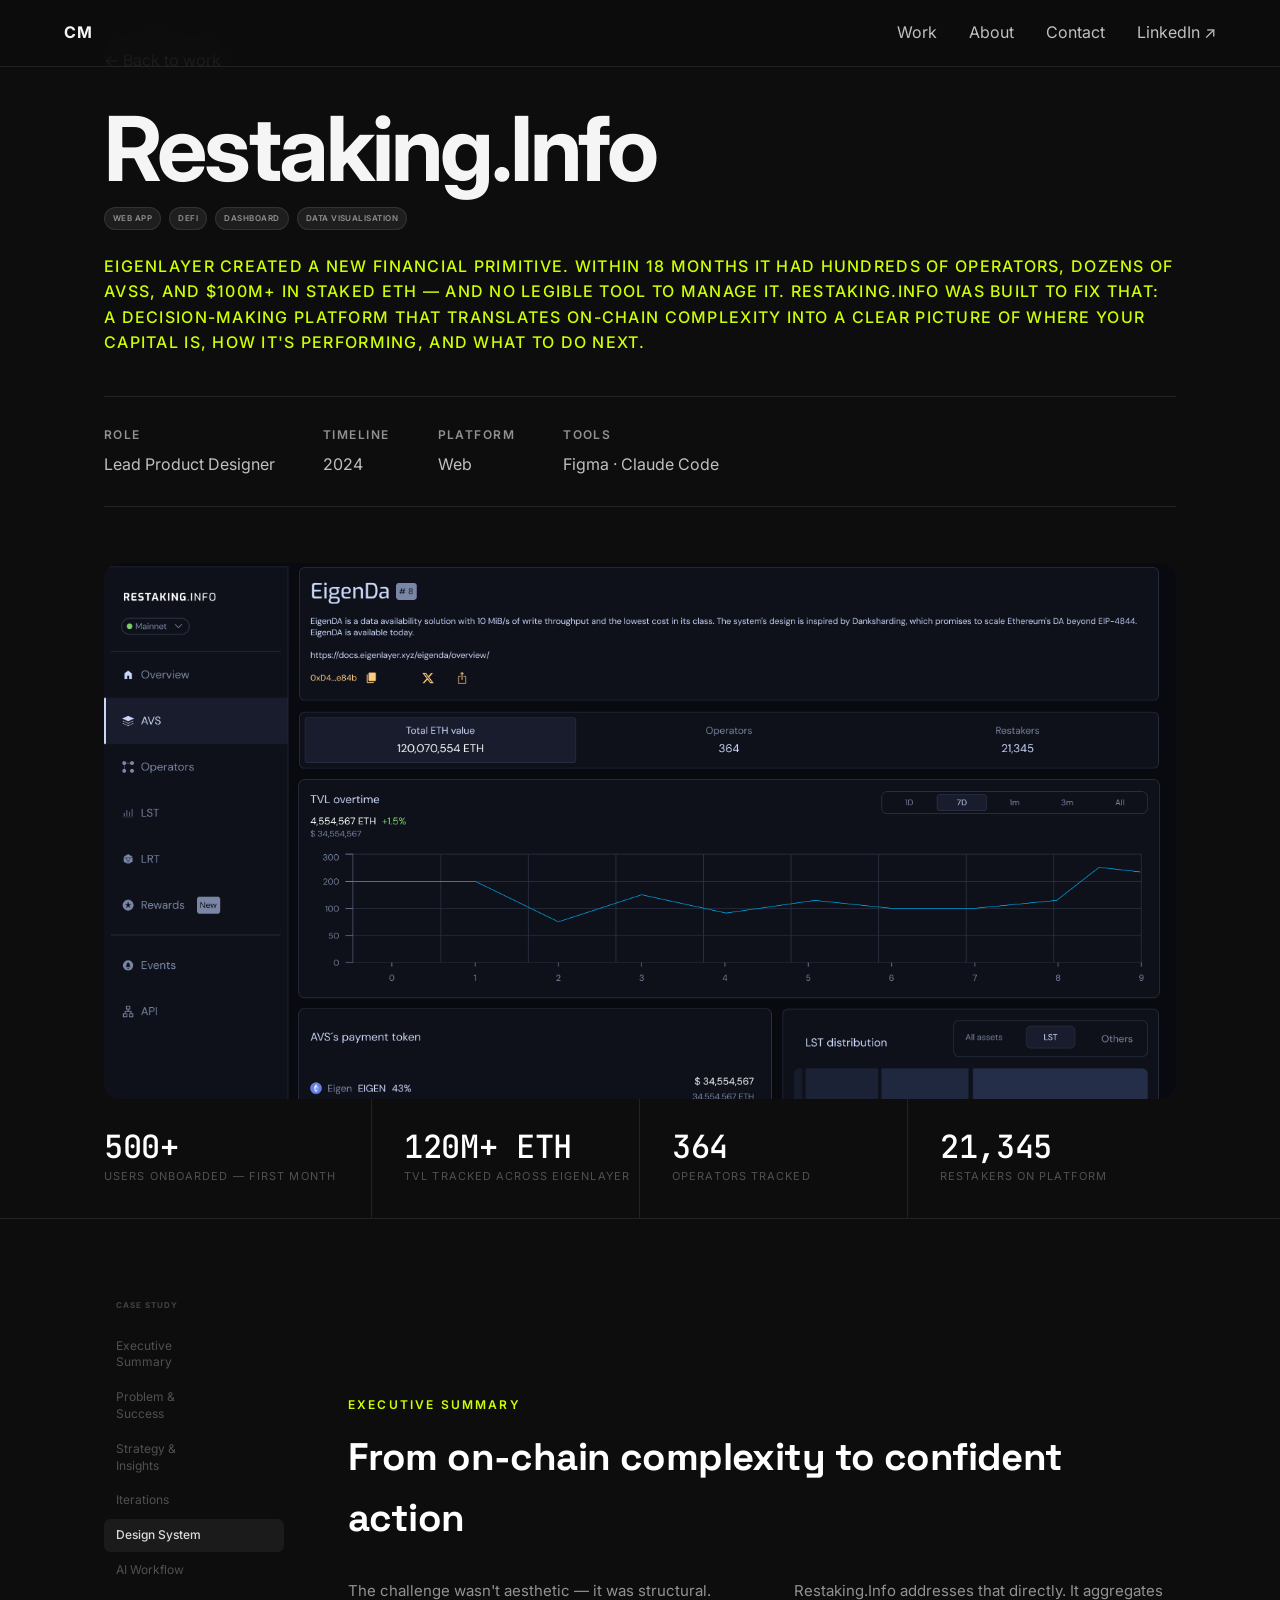
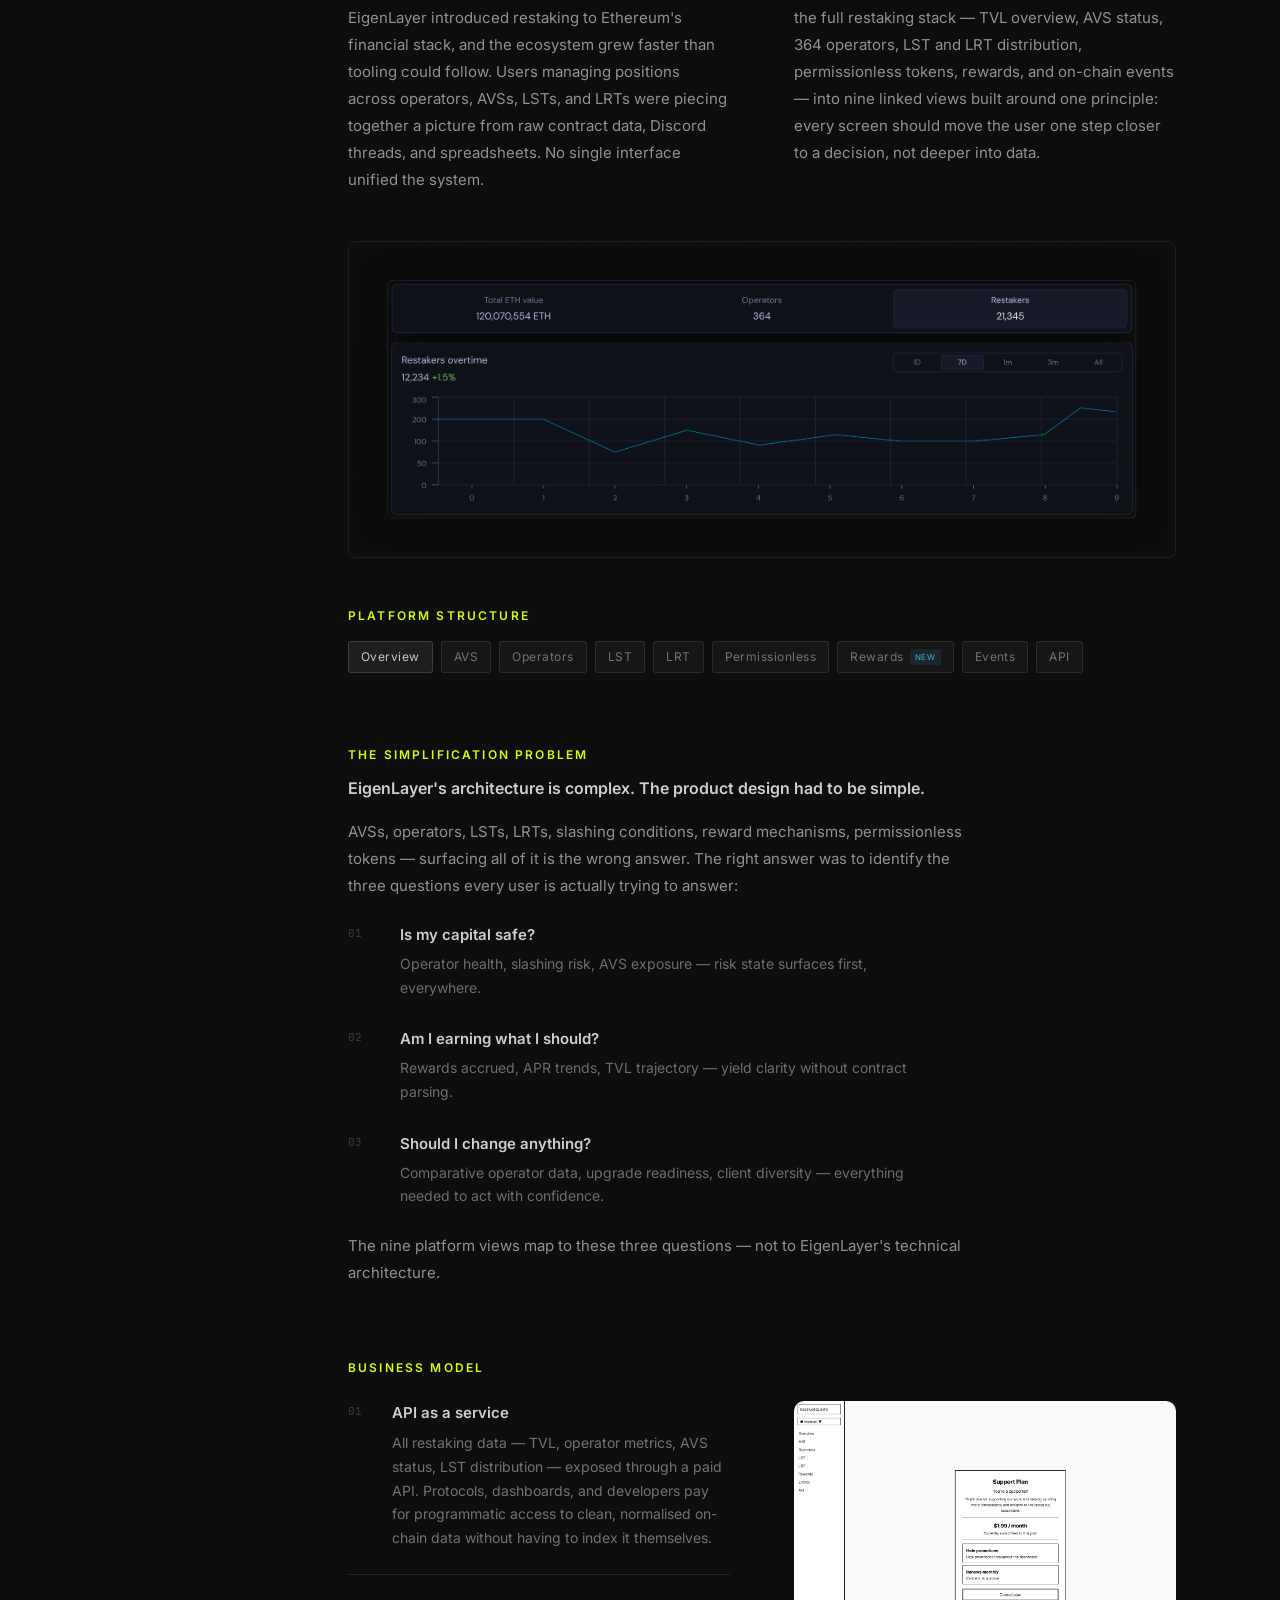
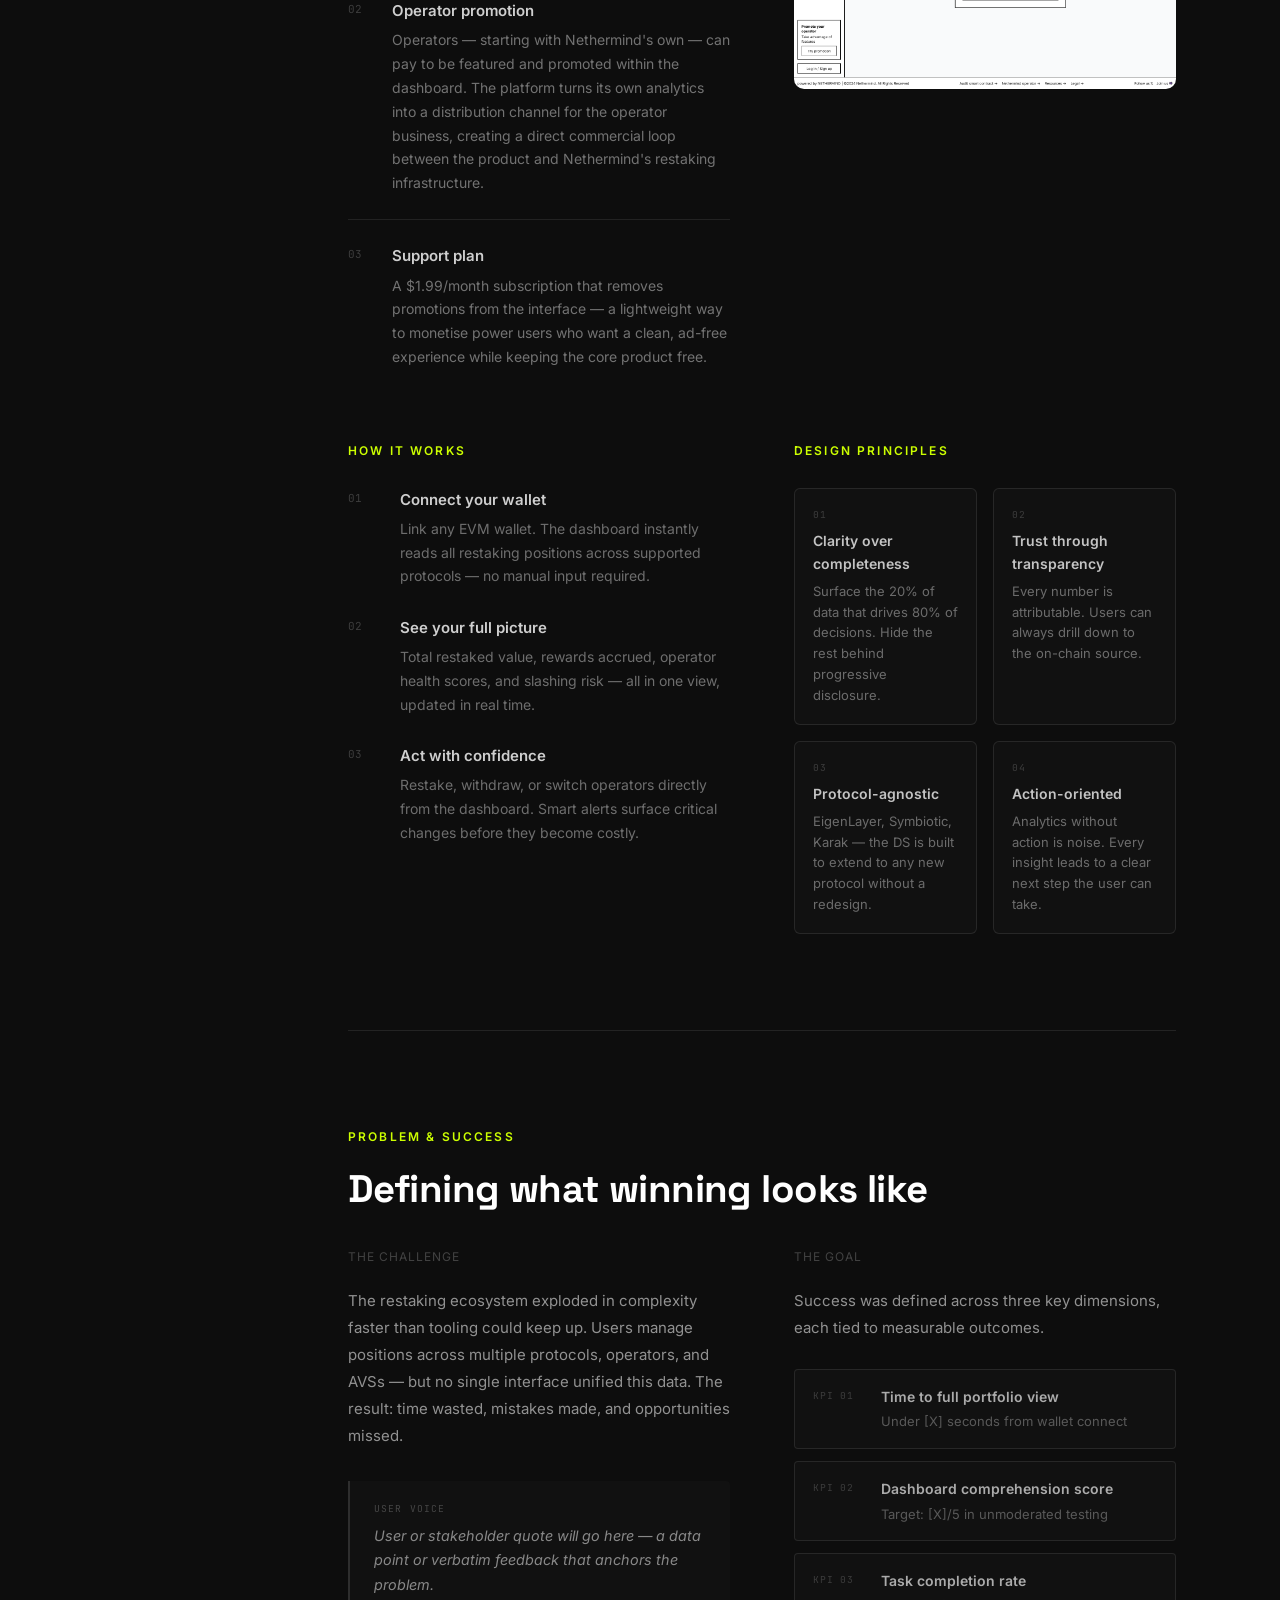
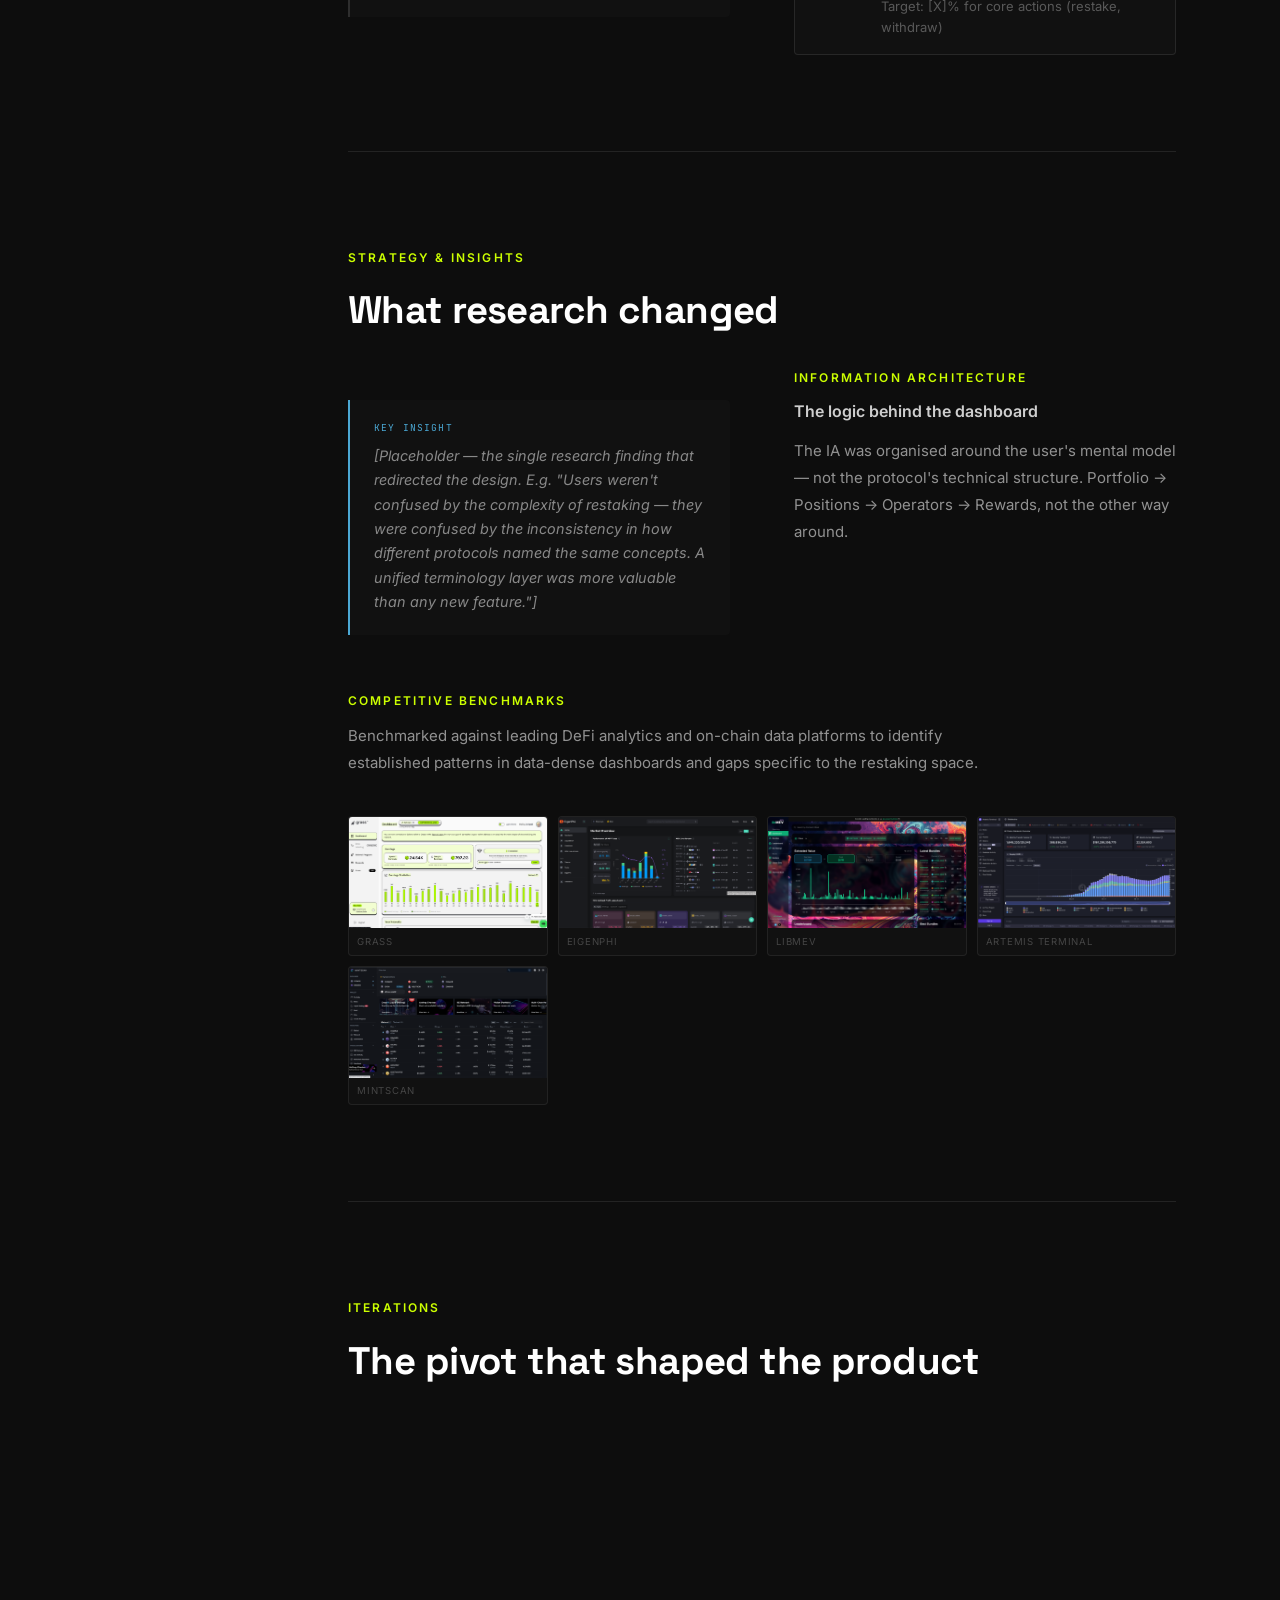
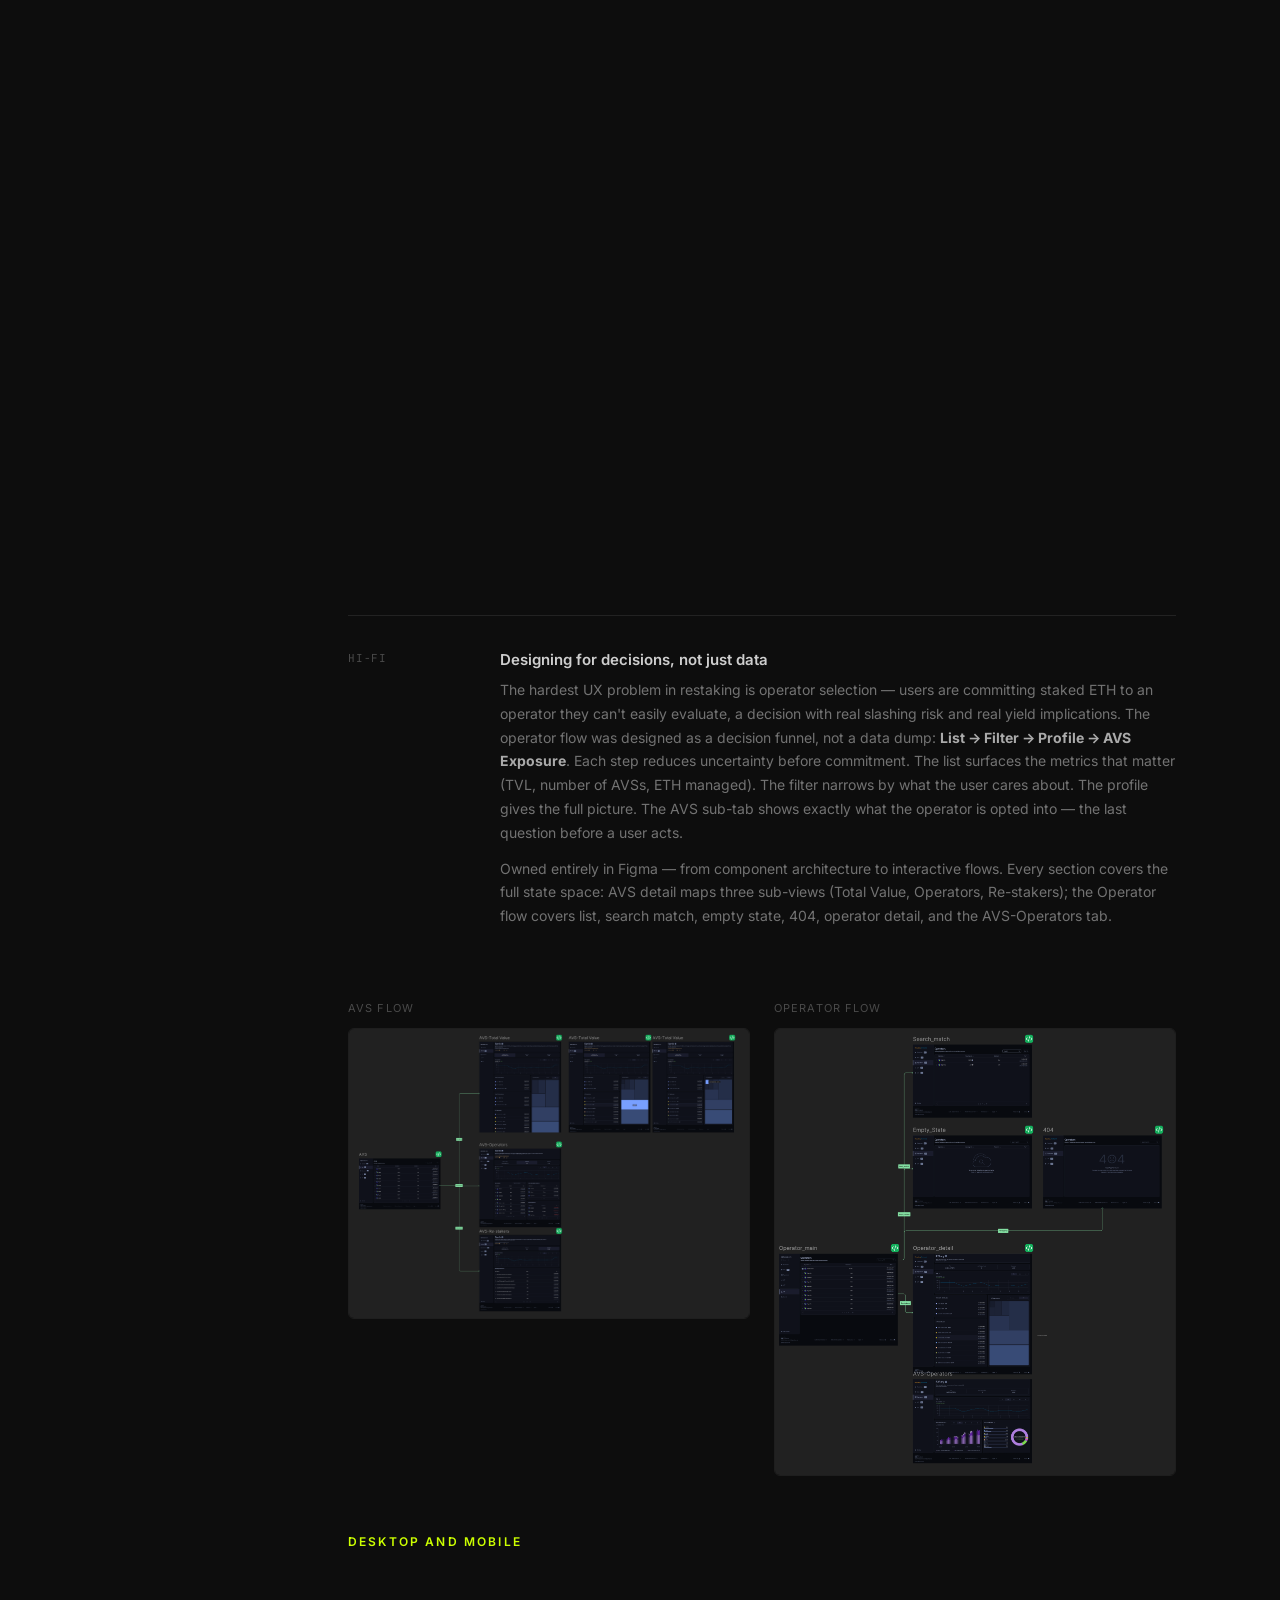
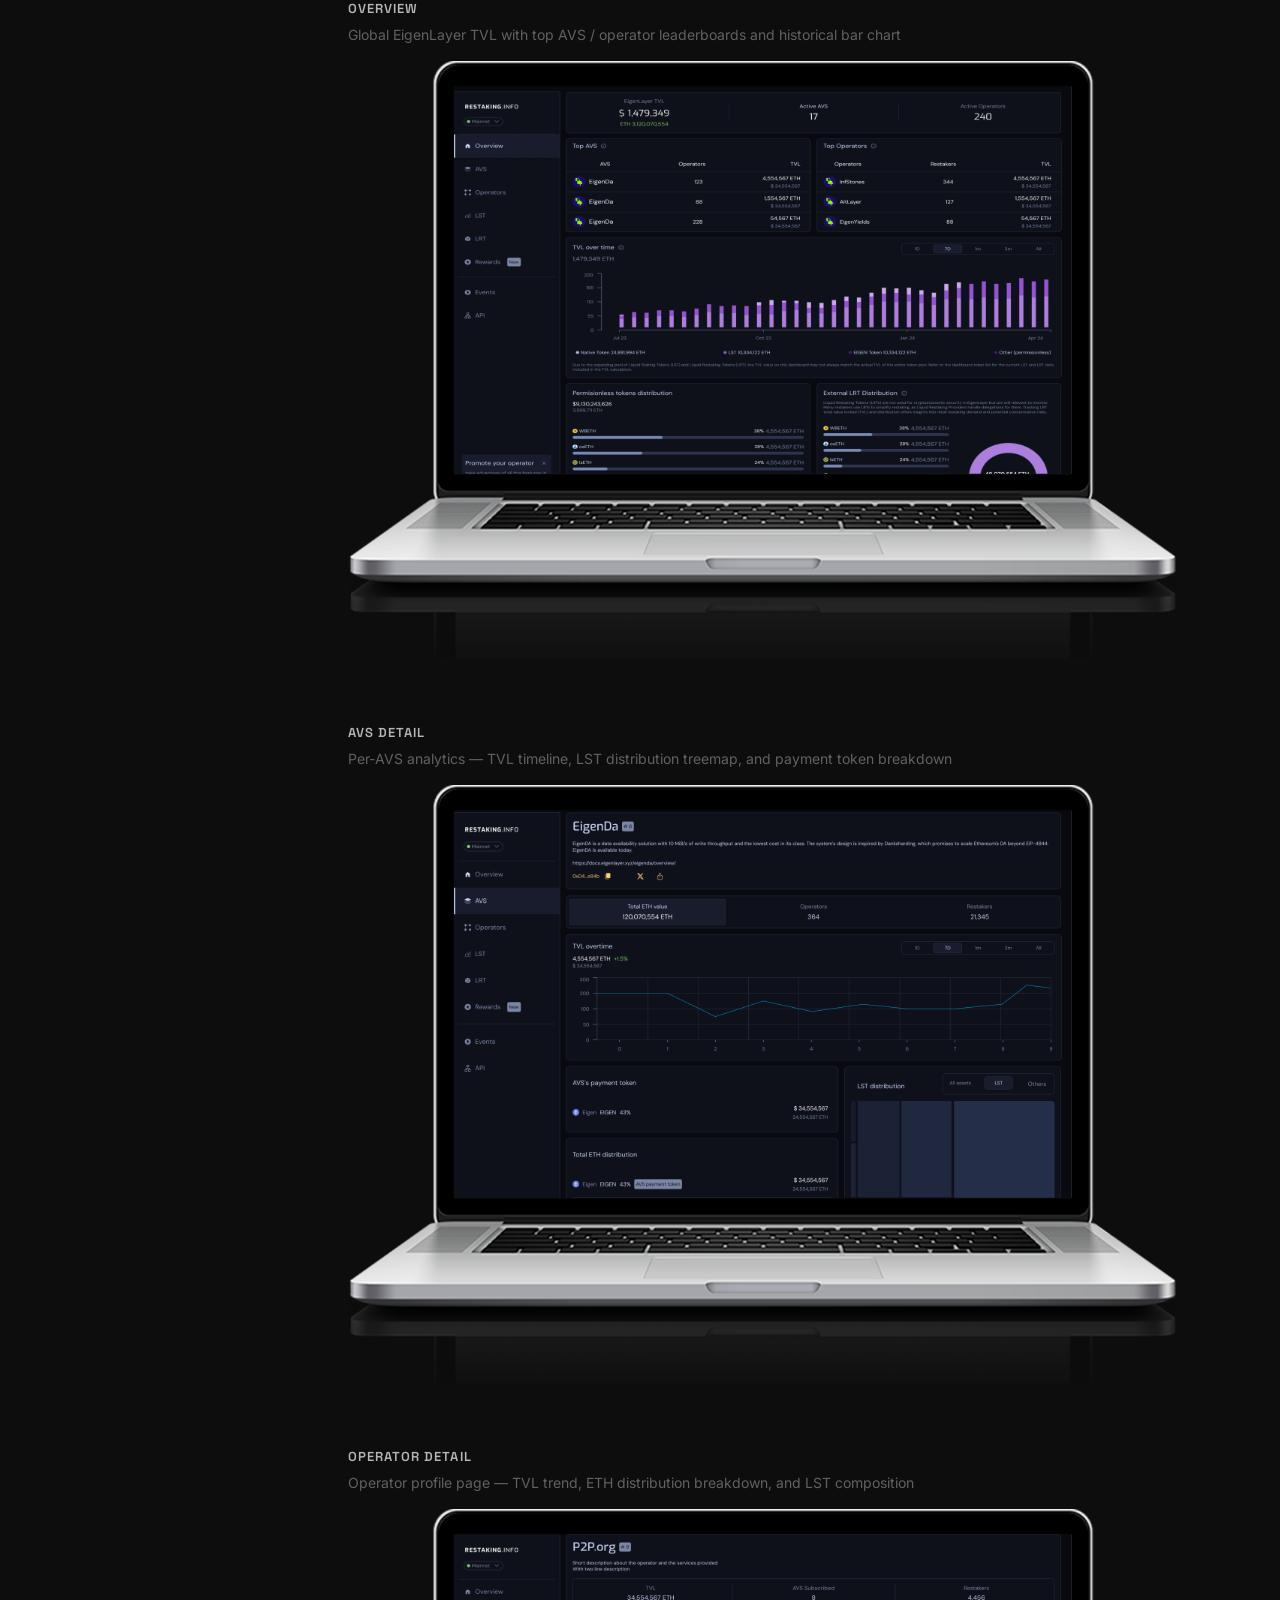
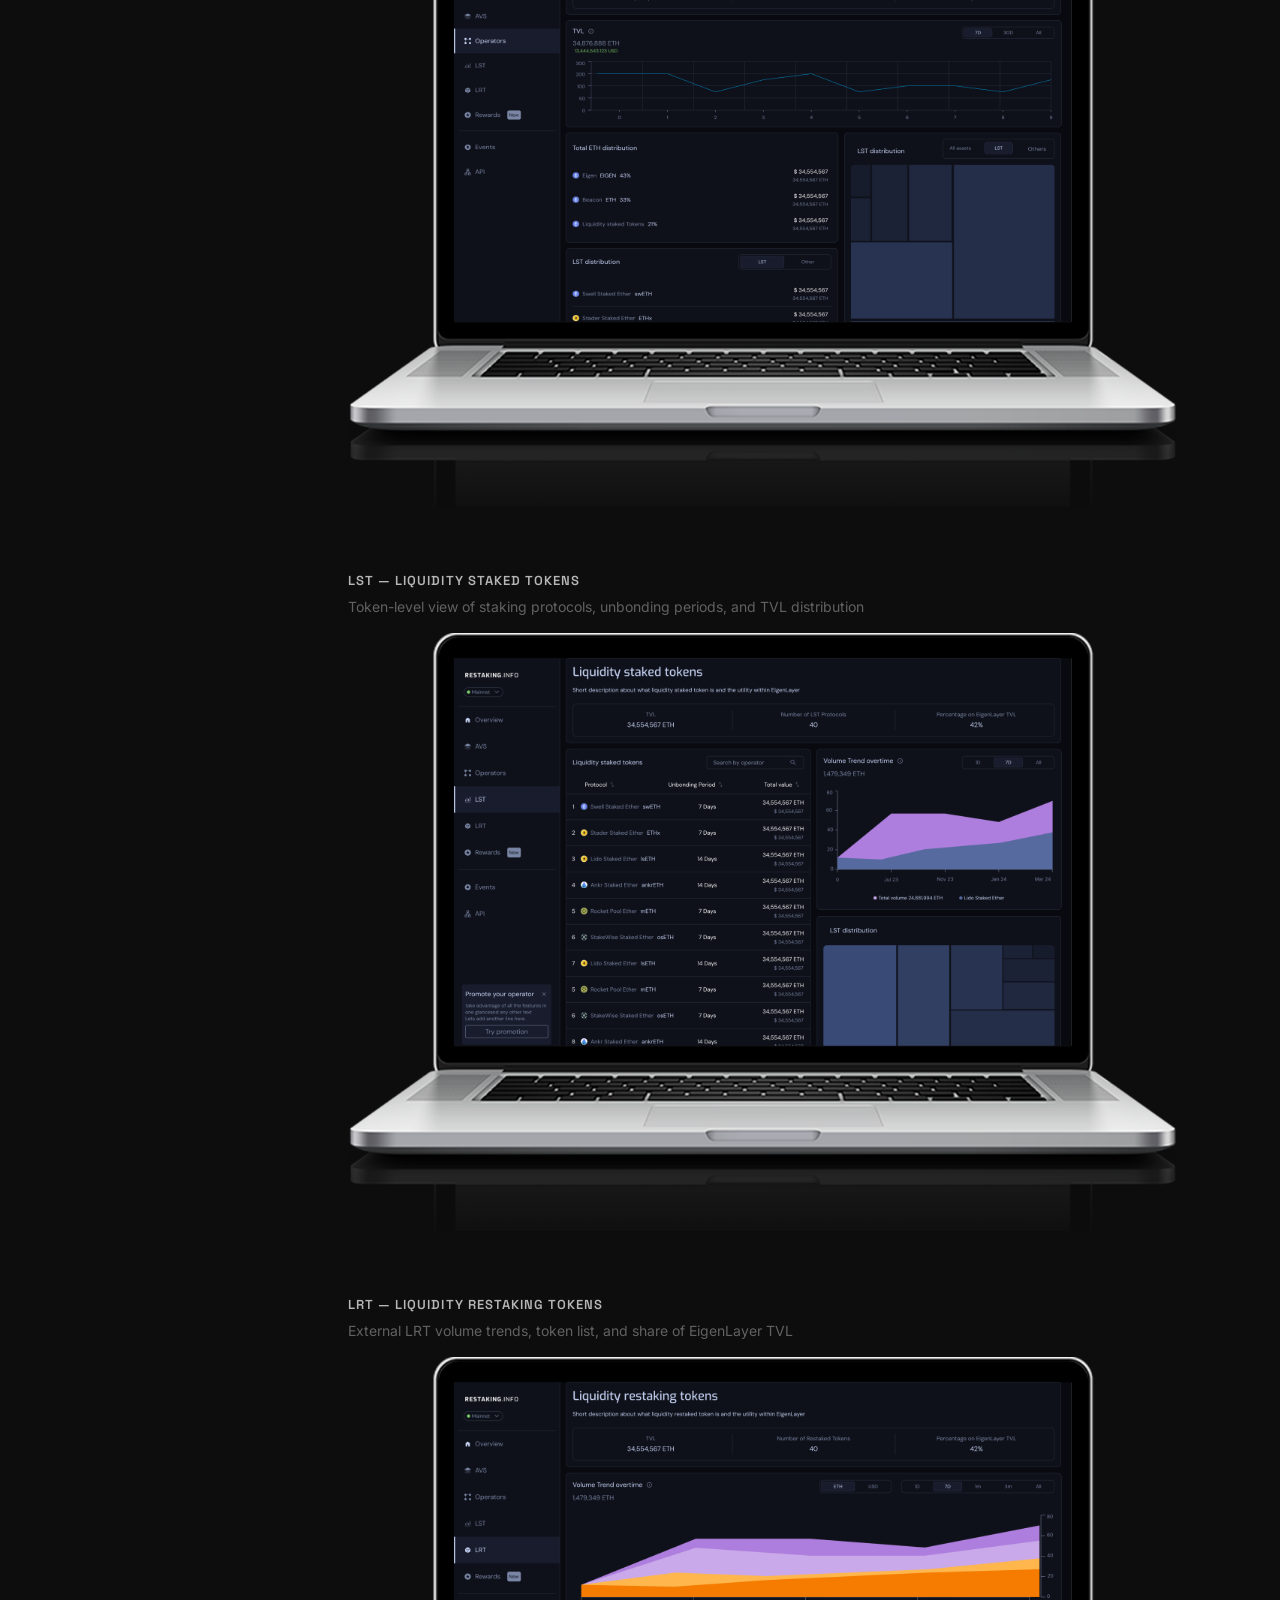
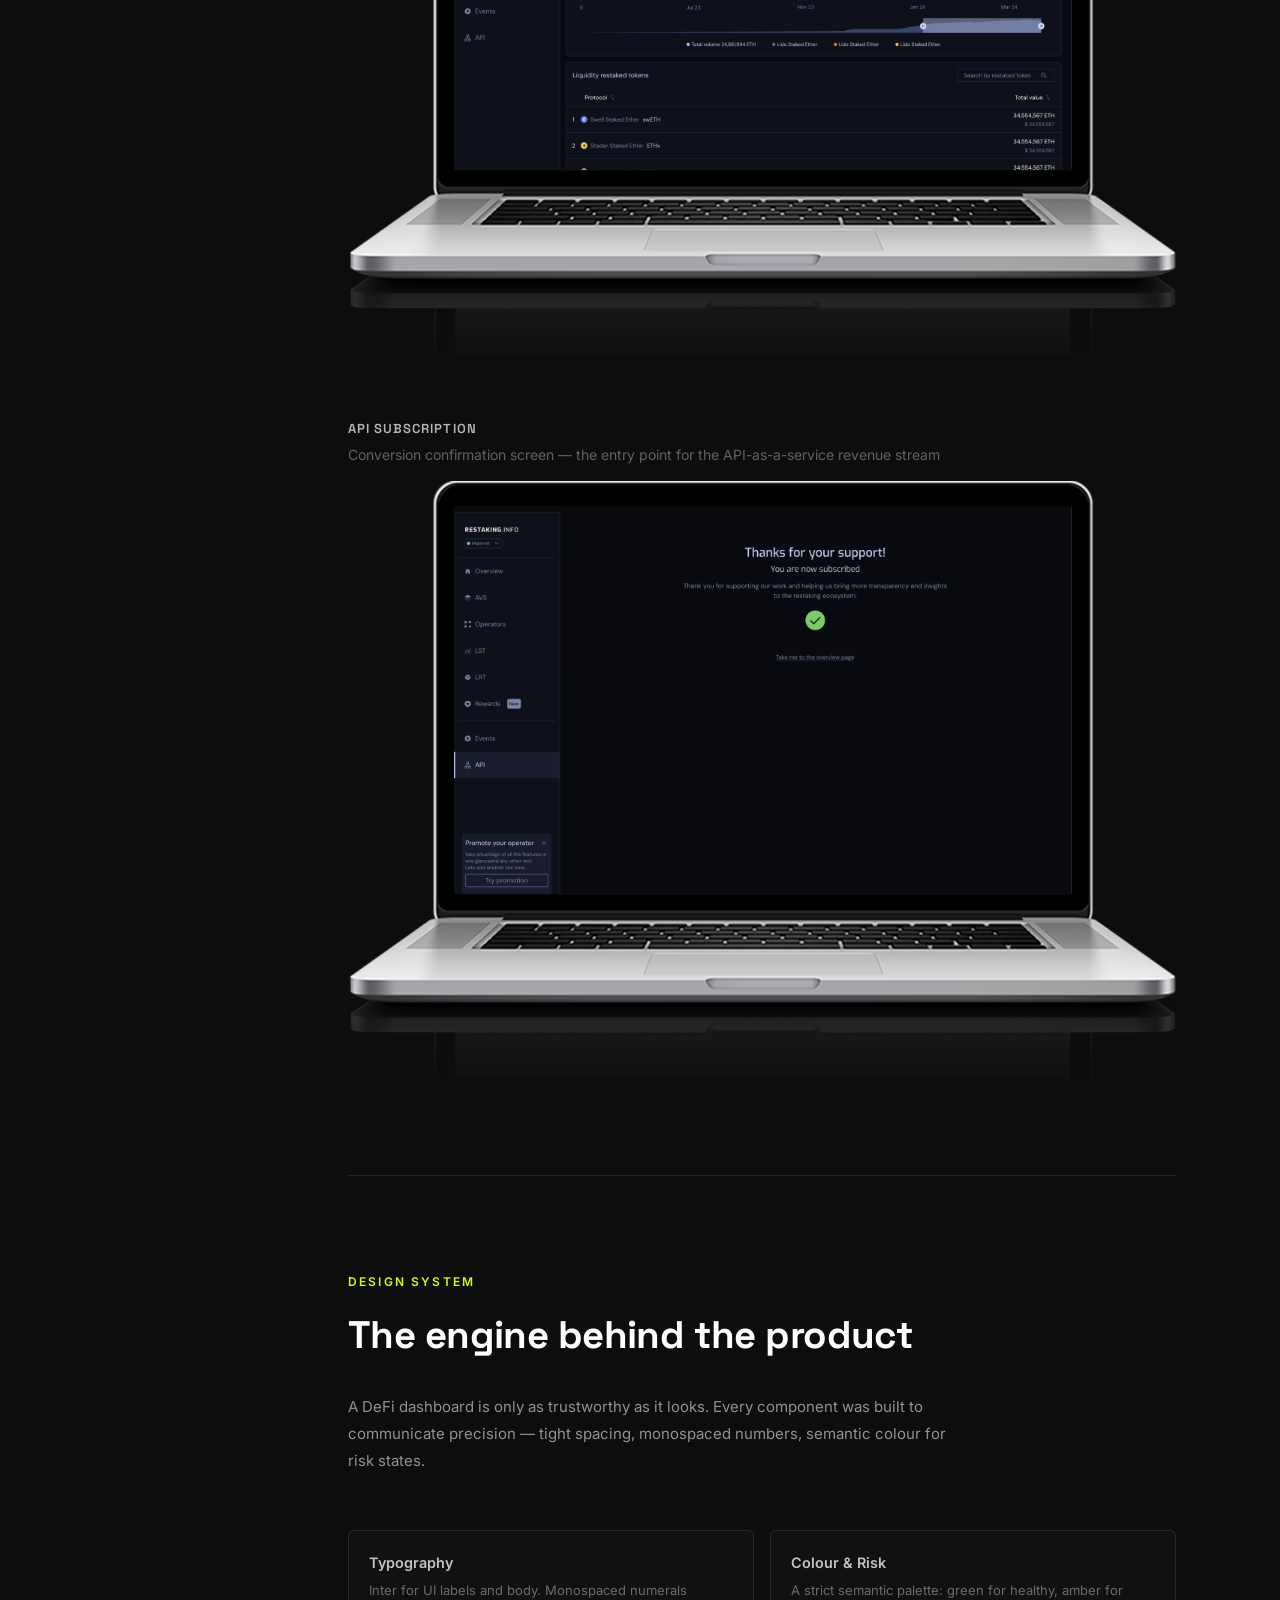
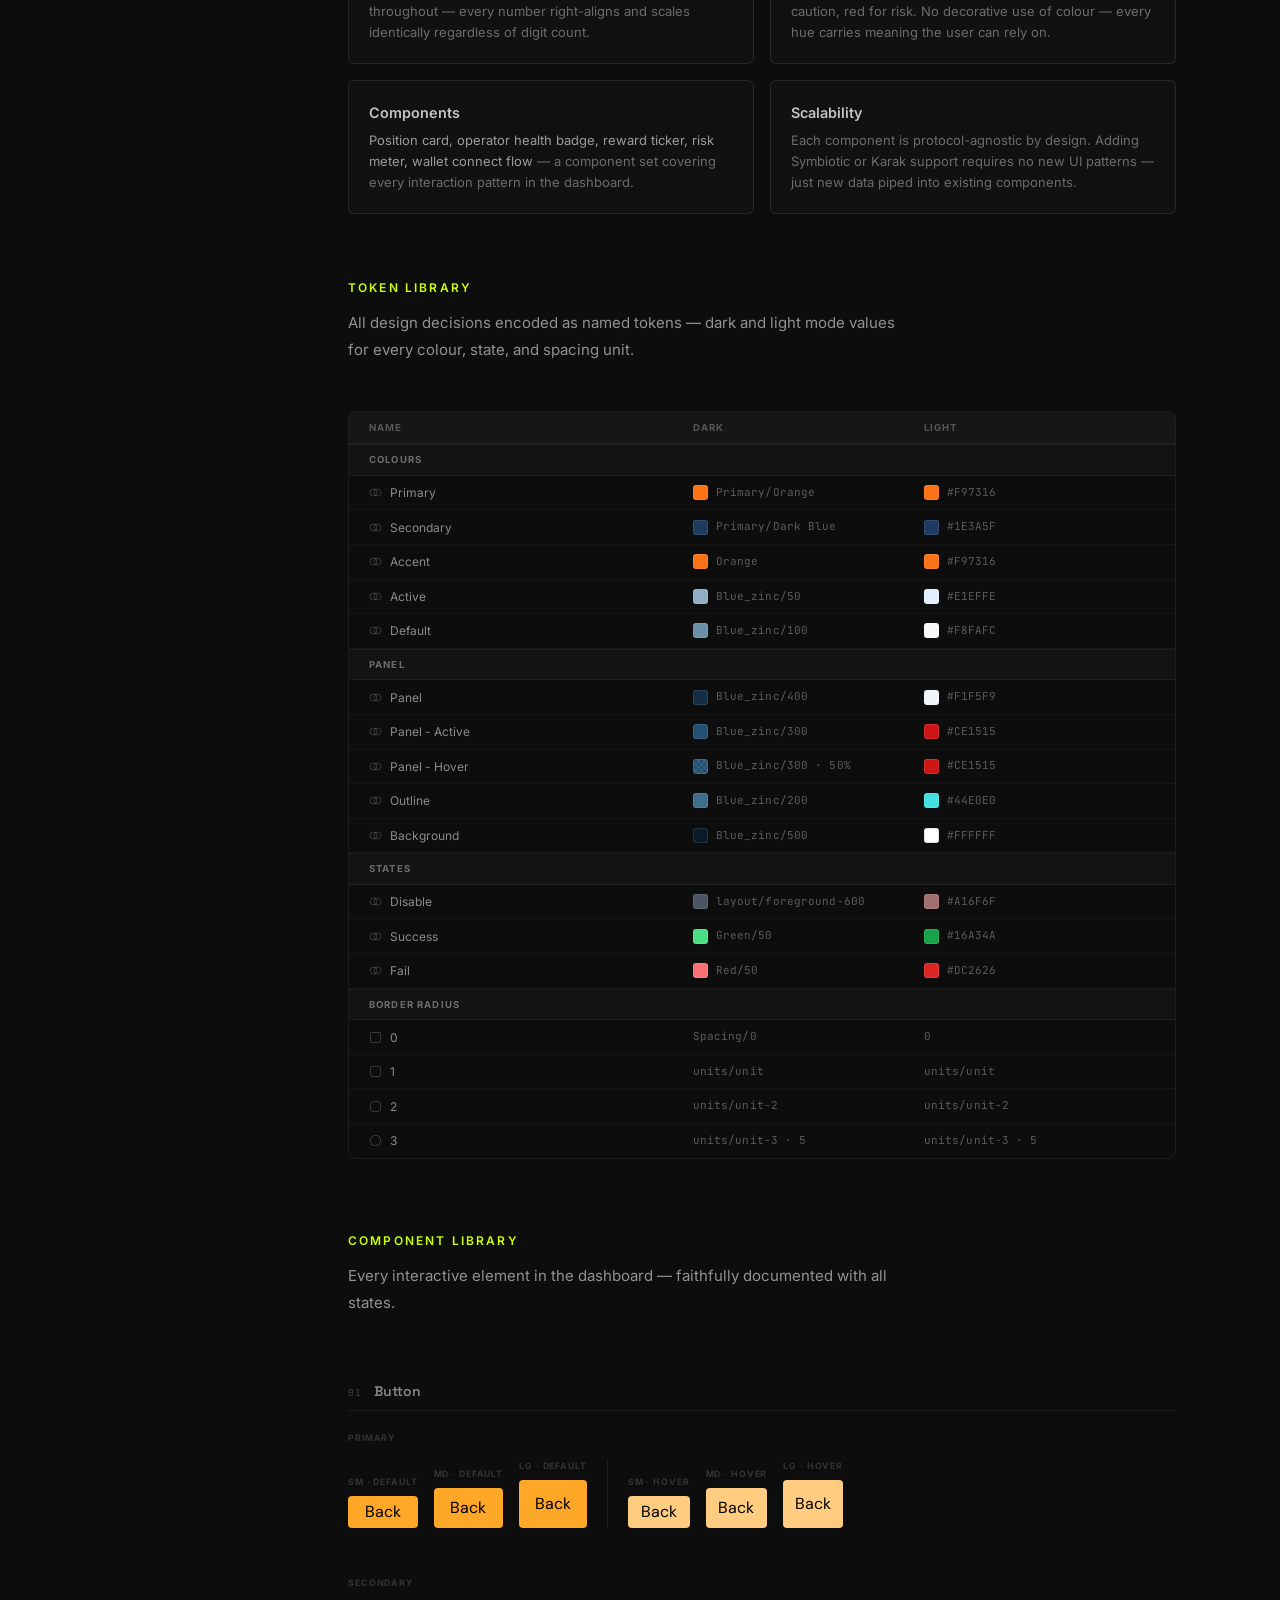
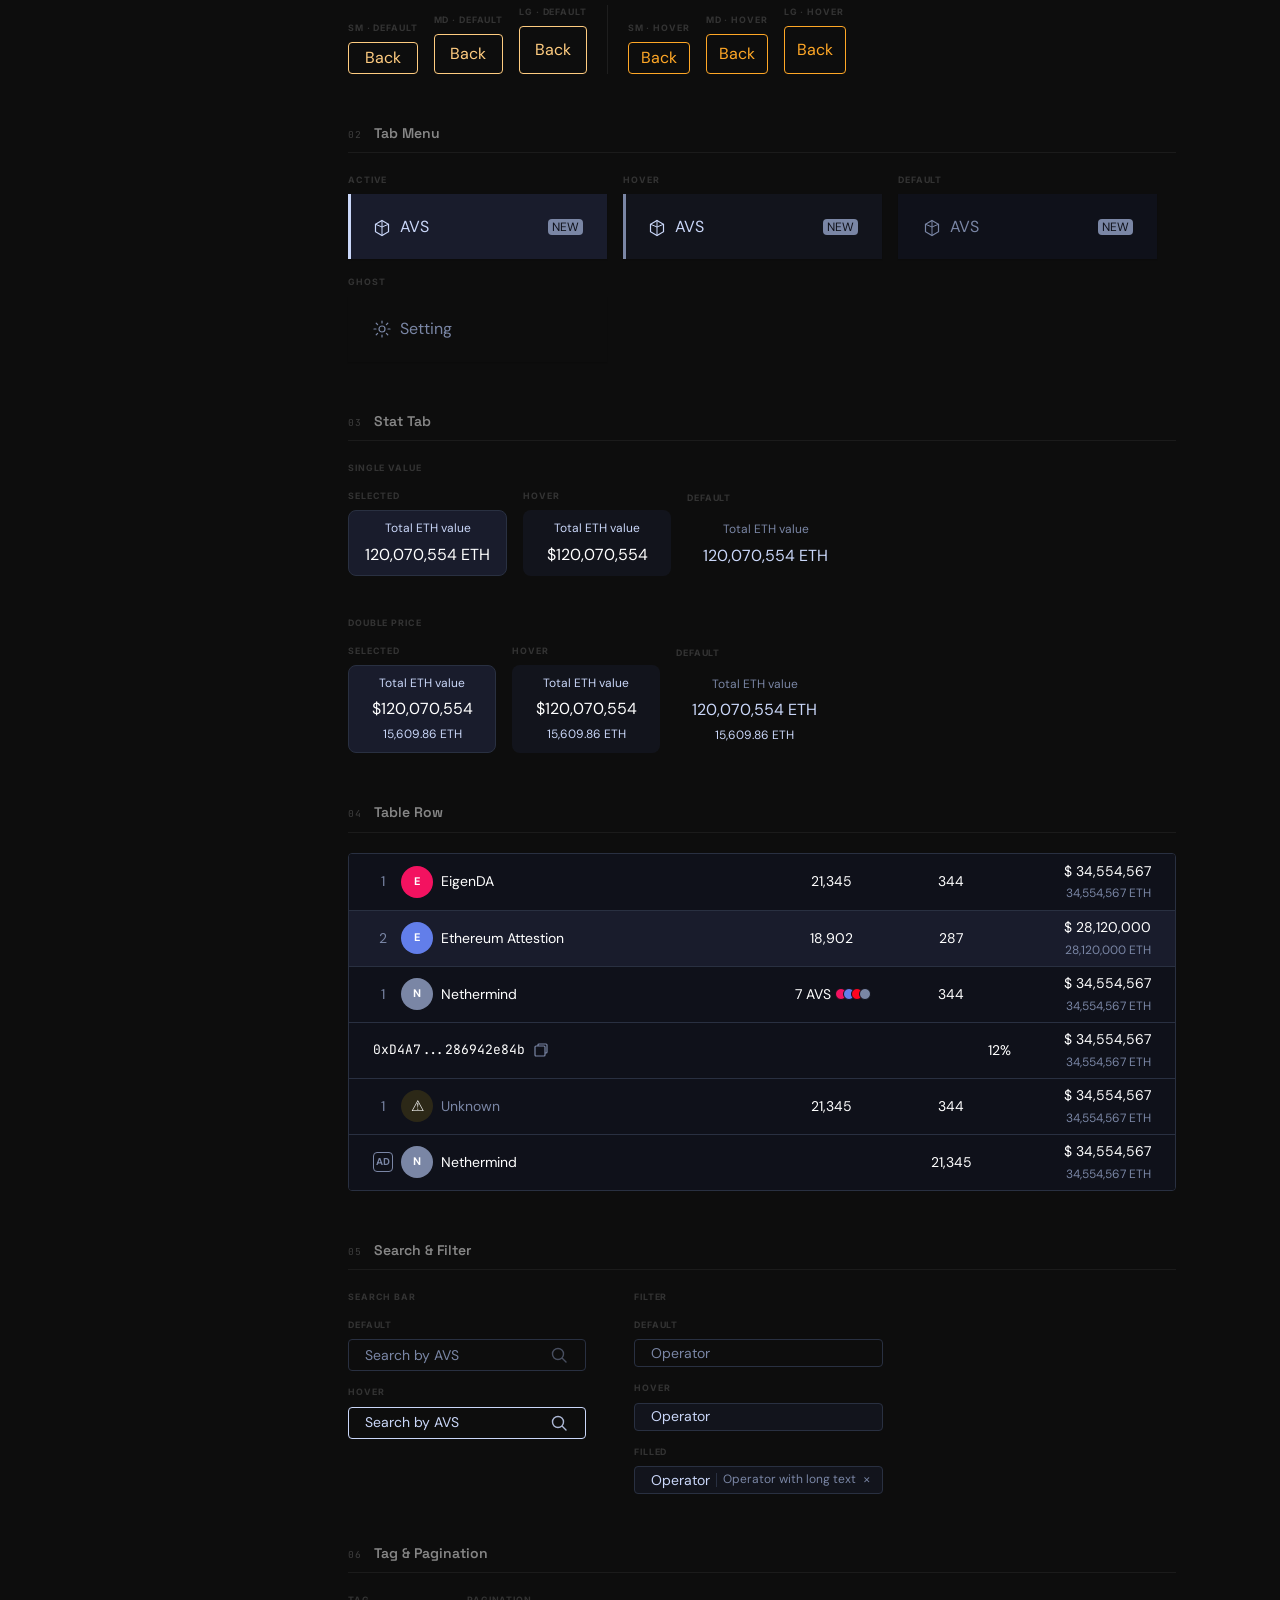
<file: restaking.html>
<!DOCTYPE html>
<html lang="en">
<head>
<!-- Google tag (gtag.js) -->
<script async src="https://www.googletagmanager.com/gtag/js?id=G-E2T7YBM5FS"></script>
<script>
  window.dataLayer = window.dataLayer || [];
  function gtag(){dataLayer.push(arguments);}
  gtag('js', new Date());
  gtag('config', 'G-E2T7YBM5FS');
</script>
<!-- Google Tag Manager -->
<script>(function(w,d,s,l,i){w[l]=w[l]||[];w[l].push({'gtm.start':
new Date().getTime(),event:'gtm.js'});var f=d.getElementsByTagName(s)[0],
j=d.createElement(s),dl=l!='dataLayer'?'&l='+l:'';j.async=true;j.src=
'https://www.googletagmanager.com/gtm.js?id='+i+dl;f.parentNode.insertBefore(j,f);
})(window,document,'script','dataLayer','GTM-M5BDFLX8');</script>
<!-- End Google Tag Manager -->
  <meta charset="UTF-8">
  <meta name="viewport" content="width=device-width, initial-scale=1.0">
  <title>Restaking.Info — Carlos Mera</title>
  <meta name="description" content="Restaking.Info — Ethereum restaking analytics dashboard with operator tracking, TVL charts, and LST distribution views. Designed by Carlos Mera.">
  <link rel="preconnect" href="https://fonts.googleapis.com">
  <link rel="preconnect" href="https://fonts.gstatic.com" crossorigin>
  <link href="https://fonts.googleapis.com/css2?family=Inter:wght@300;400;500;600;700&family=Space+Grotesk:wght@400;500;600;700&family=JetBrains+Mono:wght@300;400;500&family=DM+Sans:wght@400;700&family=Exo:wght@400;500;600;700&display=swap" rel="stylesheet">
  <link rel="stylesheet" href="style.css">
  <link rel="stylesheet" href="project.css">
  <style>
    /* ─── Restaking page ─── */

    .rs-hero-cover img {
      object-position: top center;
    }

    /* Stats strip */
    .rs-strip {
      border-bottom: 1px solid var(--border);
    }
    .rs-strip__inner {
      max-width: var(--max-w);
      margin: 0 auto;
      padding: 0 var(--pad);
      display: grid;
      grid-template-columns: repeat(4, 1fr);
    }
    .rs-stat {
      padding: 2rem 0;
      border-right: 1px solid var(--border);
    }
    .rs-stat:last-child { border-right: none; padding-left: 2rem; }
    .rs-stat:nth-child(2),
    .rs-stat:nth-child(3) { padding-left: 2rem; }
    .rs-stat__val {
      font-family: 'JetBrains Mono', monospace;
      font-size: clamp(1.375rem, 2.5vw, 2rem);
      font-weight: 500;
      color: #fff;
      line-height: 1;
      margin-bottom: .35rem;
      letter-spacing: -.01em;
    }
    .rs-stat__label {
      font-size: .6875rem;
      letter-spacing: .1em;
      text-transform: uppercase;
      color: rgba(255,255,255,.28);
    }

    /* Body wrapper */
    .rs-wrap {
      max-width: var(--max-w);
      margin: 0 auto;
      padding: 0 var(--pad);
    }

    /* Sections */
    .rs-sec {
      padding: 6rem 0;
      border-bottom: 1px solid var(--border);
    }
    .rs-sec:last-of-type { border-bottom: none; }

    .rs-sec__title {
      font-family: 'Space Grotesk', sans-serif;
      font-size: clamp(1.625rem, 3vw, 2.5rem);
      font-weight: 700;
      letter-spacing: -.015em;
      color: #fff;
      margin: .5rem 0 1.75rem;
    }
    .rs-body-text {
      font-size: .9375rem;
      line-height: 1.8;
      color: rgba(255,255,255,.55);
    }

    /* 2-col grid */
    .rs-2col {
      display: grid;
      grid-template-columns: 1fr 1fr;
      gap: 4rem;
    }
    .rs-2col--60-40 { grid-template-columns: 3fr 2fr; }

    /* Screenshot blocks */
    .rs-img-block {
      margin-top: 3rem;
    }
    .rs-img-block img {
      width: 100%;
      height: auto;
      display: block;
      border-radius: 8px;
      border: 1px solid rgba(255,255,255,.07);
    }
    .rs-img-block--phone {
      max-width: 280px;
    }
    .rs-img-block--phone img {
      border-radius: 24px;
    }

    /* Steps */
    .rs-steps {
      display: flex;
      flex-direction: column;
      gap: 1.75rem;
      margin-top: 1.75rem;
    }
    .rs-step {
      display: flex;
      gap: 1.25rem;
    }
    .rs-step__num {
      font-family: 'JetBrains Mono', monospace;
      font-size: .6875rem;
      color: rgba(255,255,255,.2);
      flex-shrink: 0;
      width: 2rem;
      padding-top: .125rem;
    }
    .rs-step__title {
      font-size: .9375rem;
      font-weight: 600;
      color: rgba(255,255,255,.8);
      margin-bottom: .3rem;
    }
    .rs-step__body {
      font-size: .875rem;
      line-height: 1.7;
      color: rgba(255,255,255,.4);
    }

    /* Pillars */
    .rs-pillars {
      display: grid;
      grid-template-columns: 1fr 1fr;
      gap: 1rem;
      margin-top: 1.75rem;
    }
    .rs-pillar {
      padding: 1.125rem;
      background: rgba(255,255,255,.02);
      border: 1px solid var(--border);
      border-radius: 6px;
    }
    .rs-pillar__num {
      font-family: 'JetBrains Mono', monospace;
      font-size: .6rem;
      letter-spacing: .1em;
      color: rgba(255,255,255,.18);
      display: block;
      margin-bottom: .5rem;
    }
    .rs-pillar__title {
      font-size: .875rem;
      font-weight: 600;
      color: rgba(255,255,255,.75);
      margin-bottom: .35rem;
    }
    .rs-pillar__body {
      font-size: .8125rem;
      line-height: 1.6;
      color: rgba(255,255,255,.38);
    }

    /* Narrative cols sub-label */
    .rs-col-eyebrow {
      font-size: .75rem;
      letter-spacing: .08em;
      text-transform: uppercase;
      color: rgba(255,255,255,.22);
      margin-bottom: 1.25rem;
    }

    /* Insight callout */
    .rs-insight {
      margin-top: 2rem;
      padding: 1.25rem 1.5rem;
      background: rgba(255,255,255,.02);
      border-left: 2px solid rgba(255,255,255,.12);
      border-radius: 0 4px 4px 0;
    }
    .rs-insight--accent {
      border-left-color: #4BA8D4;
    }
    .rs-insight__label {
      font-family: 'JetBrains Mono', monospace;
      font-size: .6rem;
      letter-spacing: .12em;
      text-transform: uppercase;
      color: rgba(255,255,255,.22);
      margin-bottom: .5rem;
    }
    .rs-insight--accent .rs-insight__label { color: #4BA8D4; }
    .rs-insight__text {
      font-size: .9rem;
      line-height: 1.7;
      color: rgba(255,255,255,.5);
      font-style: italic;
    }

    /* KPIs */
    .rs-kpis {
      display: flex;
      flex-direction: column;
      gap: .75rem;
      margin-top: 1.75rem;
    }
    .rs-kpi {
      display: flex;
      gap: 1rem;
      align-items: flex-start;
      padding: 1rem 1.125rem;
      background: rgba(255,255,255,.02);
      border: 1px solid var(--border);
      border-radius: 4px;
    }
    .rs-kpi__tag {
      font-family: 'JetBrains Mono', monospace;
      font-size: .6rem;
      letter-spacing: .09em;
      text-transform: uppercase;
      color: rgba(255,255,255,.18);
      flex-shrink: 0;
      padding-top: .125rem;
      min-width: 3.25rem;
    }
    .rs-kpi__label {
      font-size: .875rem;
      font-weight: 600;
      color: rgba(255,255,255,.65);
      margin-bottom: .2rem;
    }
    .rs-kpi__val {
      font-size: .8125rem;
      color: rgba(255,255,255,.3);
    }

    /* Benchmark grid */
    .rs-bench {
      display: grid;
      grid-template-columns: repeat(4, 1fr);
      gap: .625rem;
      margin-top: 2.5rem;
    }
    .rs-bench__item {
      border-radius: 4px;
      overflow: hidden;
      border: 1px solid rgba(255,255,255,.07);
      background: rgba(255,255,255,.02);
    }
    .rs-bench__item img {
      width: 100%;
      aspect-ratio: 16/9;
      object-fit: cover;
      display: block;
    }
    .rs-bench__label {
      font-size: .6rem;
      letter-spacing: .08em;
      text-transform: uppercase;
      color: rgba(255,255,255,.22);
      padding: .35rem .5rem;
    }

    /* Iterations */
    .rs-iters {
      margin-top: 3rem;
      display: flex;
      flex-direction: column;
      gap: 0;
    }
    .rs-iter {
      display: grid;
      grid-template-columns: 120px 1fr;
      gap: 2rem;
      align-items: start;
      padding: 2rem 0;
      border-top: 1px solid var(--border);
    }
    .rs-iter:first-child { border-top: none; padding-top: 0; }
    .rs-iter__tag {
      font-family: 'JetBrains Mono', monospace;
      font-size: .6875rem;
      letter-spacing: .07em;
      text-transform: uppercase;
      color: rgba(255,255,255,.25);
      padding-top: .15rem;
    }
    .rs-iter__title {
      font-size: .9375rem;
      font-weight: 600;
      color: rgba(255,255,255,.8);
      margin-bottom: .4rem;
    }
    .rs-iter__body {
      font-size: .875rem;
      line-height: 1.7;
      color: rgba(255,255,255,.42);
    }

    /* DS cards */
    .rs-ds {
      display: grid;
      grid-template-columns: 1fr 1fr;
      gap: 1rem;
    }
    .rs-ds__card {
      padding: 1.25rem;
      background: rgba(255,255,255,.02);
      border: 1px solid var(--border);
      border-radius: 6px;
    }
    .rs-ds__title {
      font-size: .9rem;
      font-weight: 600;
      color: rgba(255,255,255,.75);
      margin-bottom: .4rem;
    }
    .rs-ds__body {
      font-size: .8125rem;
      line-height: 1.6;
      color: rgba(255,255,255,.38);
    }
    .rs-ds__body em { font-style: normal; color: rgba(255,255,255,.58); }

    /* Result metrics */
    .rs-metrics {
      display: grid;
      grid-template-columns: repeat(3, 1fr);
      gap: 1.25rem;
      margin: 3rem 0;
    }
    .rs-metric {
      padding: 1.75rem 1.5rem;
      background: rgba(255,255,255,.02);
      border: 1px solid var(--border);
      border-radius: 6px;
      text-align: center;
    }
    .rs-metric__val {
      font-family: 'JetBrains Mono', monospace;
      font-size: clamp(1.5rem, 3vw, 2.25rem);
      font-weight: 500;
      color: #fff;
      display: block;
      margin-bottom: .4rem;
    }
    .rs-metric__label {
      font-size: .6875rem;
      letter-spacing: .08em;
      text-transform: uppercase;
      color: rgba(255,255,255,.28);
    }

    /* Next steps */
    .rs-next {
      display: flex;
      flex-direction: column;
      gap: 1.5rem;
      margin-top: 3rem;
    }
    .rs-next__item {
      display: flex;
      gap: 1.25rem;
    }
    .rs-next__num {
      font-family: 'JetBrains Mono', monospace;
      font-size: .6875rem;
      color: rgba(255,255,255,.2);
      flex-shrink: 0;
      padding-top: .125rem;
      width: 1.5rem;
    }
    .rs-next__title {
      font-size: .9375rem;
      font-weight: 600;
      color: rgba(255,255,255,.65);
      margin-bottom: .25rem;
    }
    .rs-next__body {
      font-size: .8125rem;
      line-height: 1.65;
      color: rgba(255,255,255,.38);
    }

    /* Riseshot band */
    .rs-riseshot {
      width: 100%;
      overflow: hidden;
      border-top: 1px solid var(--border);
    }
    .rs-riseshot img {
      width: 100%;
      height: auto;
      display: block;
    }

    /* Case layout */
    .rs-case {
      display: grid;
      grid-template-columns: 180px 1fr;
      gap: 4rem;
      align-items: start;
      padding: 5rem 0 6rem;
    }
    .rs-case__content { min-width: 0; }

    /* Sticky sidenav */
    .rs-sidenav {
      position: sticky;
      top: 80px;
      display: flex;
      flex-direction: column;
      gap: .125rem;
    }
    .rs-sidenav__title {
      font-size: .5rem;
      font-weight: 700;
      text-transform: uppercase;
      letter-spacing: .12em;
      color: rgba(255,255,255,.22);
      padding: 0 .75rem;
      margin-bottom: 1rem;
    }
    .rs-sidenav__item {
      font-size: .75rem;
      line-height: 1.4;
      color: rgba(255,255,255,.28);
      padding: .5rem .75rem;
      border-radius: 6px;
      text-decoration: none;
      transition: color .15s, background .15s;
    }
    .rs-sidenav__item:hover  { background: rgba(255,255,255,.05); color: rgba(255,255,255,.6); }
    .rs-sidenav__item.active { background: rgba(255,255,255,.06); color: rgba(255,255,255,.85); font-weight: 500; }

    .rs-sec { scroll-margin-top: 90px; }

    /* Hi-fi showcase — stacked single-column cards */
    .rs-hifi-cards {
      display: flex;
      flex-direction: column;
      gap: 4rem;
      margin-top: 3rem;
    }
    .rs-hifi-card__meta {
      margin-bottom: 1rem;
    }
    .rs-hifi-card__name {
      font-family: 'Space Grotesk', sans-serif;
      font-size: .8125rem;
      font-weight: 600;
      letter-spacing: .08em;
      text-transform: uppercase;
      color: rgba(255,255,255,.7);
      margin: 0 0 .25rem;
    }
    .rs-hifi-card__desc {
      font-size: .875rem;
      color: rgba(255,255,255,.35);
      margin: 0;
      line-height: 1.5;
    }
    .rs-hifi-card__img img {
      width: 100%;
      height: auto;
      display: block;
    }

    /* Figma flows grid */
    .rs-figma-flows {
      display: grid;
      grid-template-columns: 1fr 1fr;
      gap: 1.5rem;
      margin-top: 2.5rem;
    }
    .rs-figma-flow img {
      width: 100%;
      height: auto;
      display: block;
      border-radius: 6px;
      border: 1px solid rgba(255,255,255,.07);
    }
    .rs-figma-flow__label {
      font-size: .6875rem;
      letter-spacing: .1em;
      text-transform: uppercase;
      color: rgba(255,255,255,.25);
      margin-bottom: .625rem;
    }
    @media (max-width: 900px) {
      .rs-figma-flows { grid-template-columns: 1fr; }
    }

    /* Business model pillars */
    .rs-biz-pillars {
      display: flex;
      flex-direction: column;
      gap: 0;
    }
    .rs-biz-pillar {
      display: flex;
      gap: 1.25rem;
      padding: 1.5rem 0;
      border-bottom: 1px solid var(--border);
    }
    .rs-biz-pillar:first-child { padding-top: 0; }
    .rs-biz-pillar:last-child { border-bottom: none; padding-bottom: 0; }
    .rs-biz-pillar__num {
      font-family: 'JetBrains Mono', monospace;
      font-size: .6875rem;
      color: rgba(255,255,255,.2);
      flex-shrink: 0;
      padding-top: .125rem;
      width: 1.5rem;
    }
    .rs-biz-pillar__title {
      font-size: .9375rem;
      font-weight: 600;
      color: rgba(255,255,255,.8);
      margin-bottom: .35rem;
    }
    .rs-biz-pillar__body {
      font-size: .875rem;
      line-height: 1.7;
      color: rgba(255,255,255,.42);
    }

    /* Nav map */
    .rs-nav-map {
      display: flex;
      flex-wrap: wrap;
      gap: .5rem;
      margin-top: 1rem;
    }
    .rs-nav-map__item {
      font-size: .75rem;
      letter-spacing: .04em;
      color: rgba(255,255,255,.4);
      background: rgba(255,255,255,.04);
      border: 1px solid var(--border);
      padding: .35rem .75rem;
      border-radius: 3px;
      display: flex;
      align-items: center;
      gap: .4rem;
    }
    .rs-nav-map__item--active {
      color: rgba(255,255,255,.75);
      background: rgba(255,255,255,.07);
      border-color: rgba(255,255,255,.14);
    }
    .rs-nav-map__badge {
      font-size: .5rem;
      letter-spacing: .08em;
      text-transform: uppercase;
      color: #4BA8D4;
      background: rgba(75,168,212,.12);
      padding: .1rem .3rem;
      border-radius: 2px;
    }

    /* Lo-fi grid */
    .rs-lofi-grid {
      display: grid;
      grid-template-columns: repeat(3, 1fr);
      gap: .75rem;
      margin-top: 2.5rem;
    }
    .rs-lofi-grid__item {
      border-radius: 4px;
      overflow: hidden;
      border: 1px solid rgba(255,255,255,.07);
      background: rgba(255,255,255,.02);
    }
    .rs-lofi-grid__item img {
      width: 100%;
      height: auto;
      display: block;
      border-radius: 10px;
    }
    .rs-lofi-grid__label {
      display: block;
      font-size: .6rem;
      letter-spacing: .08em;
      text-transform: uppercase;
      color: rgba(255,255,255,.22);
      padding: .375rem .5rem;
    }

    /* ─── Component kit ─── */
    .rs-ck { margin-top: 4rem; }
    .rs-ck-group { margin-bottom: 3rem; }
    .rs-ck-group__hd { display:flex; align-items:baseline; gap:.75rem; margin-bottom:1.25rem; padding-bottom:.5rem; border-bottom:1px solid rgba(255,255,255,.06); }
    .rs-ck-group__num { font-family:'JetBrains Mono',monospace; font-size:.6rem; color:rgba(255,255,255,.2); letter-spacing:.1em; }
    .rs-ck-group__name { font-size:.875rem; font-weight:600; color:rgba(255,255,255,.5); font-family:'Space Grotesk',sans-serif; }
    .rs-ck-shelf { display:flex; flex-wrap:wrap; gap:1.5rem; align-items:flex-start; }
    .rs-ck-row  { display:flex; flex-wrap:wrap; gap:1rem; align-items:flex-end; }
    .rs-ck-cell { display:flex; flex-direction:column; gap:.45rem; }
    .rs-ck-state { font-size:.55rem; font-weight:700; letter-spacing:.1em; text-transform:uppercase; color:rgba(255,255,255,.16); }
    .rs-ck-sep { width:1px; background:rgba(255,255,255,.07); align-self:stretch; flex-shrink:0; margin:0 .25rem; }
    .rs-ck-col { display:flex; flex-direction:column; gap:.875rem; }

    /* EL Button */
    .el-btn { display:inline-flex; align-items:center; justify-content:center; padding:4px 12px; border-radius:4px; font-family:'DM Sans',sans-serif; font-size:16px; font-weight:400; cursor:pointer; border:none; white-space:nowrap; line-height:24px; }
    .el-btn--sm { height:32px; }
    .el-btn--md { height:40px; }
    .el-btn--lg { height:48px; }
    .el-btn--p-def  { background:#FFA726; color:#000; }
    .el-btn--p-hov  { background:#FFCC80; color:#000; }
    .el-btn--s-def  { background:transparent; border:1px solid #FFCC80; color:#FFCC80; }
    .el-btn--s-hov  { background:transparent; border:1px solid #FFA726; color:#FFA726; }

    /* EL Tab Menu */
    .el-tabmenu { display:flex; align-items:center; gap:8px; height:65px; padding:0 24px; width:259px; font-family:'DM Sans',sans-serif; font-size:16px; cursor:pointer; position:relative; box-shadow:0 1px 1.5px rgba(0,0,0,.1),0 1px 1px rgba(0,0,0,.06); }
    .el-tabmenu::before { content:''; position:absolute; left:0; top:0; bottom:0; width:3px; }
    .el-tabmenu--default { background:#0F111A; color:#7A86A5; }
    .el-tabmenu--default::before { display:none; }
    .el-tabmenu--active  { background:#191C2C; color:#CAD7F9; }
    .el-tabmenu--active::before  { background:#CAD7F9; }
    .el-tabmenu--hover   { background:rgba(25,28,44,.5); color:#CAD7F9; }
    .el-tabmenu--hover::before   { background:#7A86A5; }
    .el-tabmenu--ghost   { background:transparent; color:#7A86A5; }
    .el-tabmenu--ghost::before   { display:none; }
    .el-tabmenu__icon { width:20px; height:20px; display:flex; align-items:center; justify-content:center; flex-shrink:0; }
    .el-tabmenu__lbl  { flex:1; line-height:24px; }
    .el-tabmenu__tag  { background:#7A86A5; color:#0F111A; font-size:12px; padding:2px 4px; border-radius:4px; line-height:1; font-family:'DM Sans',sans-serif; }

    /* EL Stat Tab */
    .el-stattab { display:flex; flex-direction:column; align-items:center; justify-content:center; gap:4px; padding:8px 16px; border-radius:8px; font-family:'DM Sans',sans-serif; min-width:148px; }
    .el-stattab--default  { background:transparent; }
    .el-stattab--selected { background:#191C2C; border:1px solid #293041; }
    .el-stattab--hover    { background:rgba(25,28,44,.5); border:1px solid transparent; }
    .el-stattab__lbl  { font-size:12px; color:#7A86A5; }
    .el-stattab--selected .el-stattab__lbl,
    .el-stattab--hover    .el-stattab__lbl { color:#CAD7F9; }
    .el-stattab__val  { font-size:16px; line-height:24px; }
    .el-stattab--default  .el-stattab__val { color:#CAD7F9; }
    .el-stattab--selected .el-stattab__val,
    .el-stattab--hover    .el-stattab__val { color:#fff; }
    .el-stattab__sub { font-size:12px; color:#CAD7F9; }

    /* EL Table Row */
    .el-table-wrap { border:1px solid #293041; border-radius:4px; overflow:hidden; margin-top:1.25rem; }
    .el-tablerow { display:flex; align-items:center; justify-content:space-between; padding:4px 24px; border-top:1px solid #293041; font-family:'DM Sans',sans-serif; font-size:14px; min-height:56px; }
    .el-tablerow:first-child { border-top:none; }
    .el-tablerow--def { background:#0F111A; }
    .el-tablerow--hov { background:#191C2C; }
    .el-tablerow__l { display:flex; align-items:center; gap:8px; flex:1; }
    .el-tablerow__rank { width:20px; text-align:center; color:#7A86A5; flex-shrink:0; }
    .el-tablerow__av { width:32px; height:32px; border-radius:50%; background:#F31260; display:flex; align-items:center; justify-content:center; font-size:11px; color:#fff; font-weight:700; flex-shrink:0; }
    .el-tablerow__av--nm { background:#7A86A5; }
    .el-tablerow__av--eth { background:#627EEA; }
    .el-tablerow__av--op  { background:#FF0420; }
    .el-tablerow__name  { color:#fff; }
    .el-tablerow__addr  { color:#fff; font-family:'JetBrains Mono',monospace; font-size:13px; }
    .el-tablerow__badge { background:transparent; border:1px solid #7A86A5; color:#7A86A5; font-size:10px; font-weight:700; padding:2px 4px; border-radius:3px; letter-spacing:.05em; }
    .el-tablerow__m { color:#fff; text-align:center; min-width:120px; }
    .el-tablerow__avs { display:flex; align-items:center; gap:4px; color:#fff; min-width:120px; justify-content:center; }
    .el-tablerow__avs-stack { display:flex; }
    .el-tablerow__avs-dot { width:12px; height:12px; border-radius:50%; border:1px solid #0F111A; margin-right:-4px; }
    .el-tablerow__r { display:flex; flex-direction:column; align-items:flex-end; gap:2px; min-width:140px; }
    .el-tablerow__val { color:#fff; }
    .el-tablerow__eth { color:#7A86A5; font-size:12px; }
    .el-tablerow__pct { color:#fff; min-width:80px; text-align:right; }
    .el-tablerow__warn { width:32px; height:32px; border-radius:50%; background:rgba(255,204,0,.12); display:flex; align-items:center; justify-content:center; font-size:15px; }

    /* EL Search */
    .el-search { display:flex; align-items:center; justify-content:space-between; height:32px; padding:4px 16px; border-radius:4px; border:1px solid; width:238px; font-family:'DM Sans',sans-serif; font-size:14px; }
    .el-search--def { border-color:#293041; color:#7A86A5; }
    .el-search--hov { border-color:#CAD7F9; color:#CAD7F9; }
    .el-search svg { flex-shrink:0; opacity:.55; }
    .el-search--hov svg { opacity:.85; }

    /* EL Filter */
    .el-filter { display:inline-flex; align-items:center; height:28px; border-radius:4px; border:1px solid; font-family:'DM Sans',sans-serif; font-size:14px; cursor:pointer; }
    .el-filter--def    { border-color:#293041; color:#7A86A5; background:transparent; padding:4px 16px; }
    .el-filter--hov    { border-color:#293041; color:#CAD7F9; background:rgba(25,28,44,.5); padding:4px 16px; }
    .el-filter--filled { border-color:#293041; color:#CAD7F9; background:rgba(25,28,44,.5); padding:4px 8px 4px 16px; gap:0; }
    .el-filter__sep { width:1px; height:14px; background:#293041; margin:0 6px; flex-shrink:0; }
    .el-filter__sub { font-size:12px; color:#7A86A5; }
    .el-filter__x { width:14px; height:14px; display:flex; align-items:center; justify-content:center; color:#7A86A5; font-size:9px; margin-left:4px; }

    /* EL Tag */
    .el-tag { display:inline-flex; align-items:center; justify-content:center; border-radius:4px; font-family:'DM Sans',sans-serif; }
    .el-tag--rank { background:#7A86A5; color:#0F111A; font-size:12px; padding:3px 4px; line-height:1; }
    .el-tag--ad   { border:1px solid #7A86A5; color:#7A86A5; font-size:10px; font-weight:700; width:20px; height:20px; letter-spacing:.04em; }

    /* EL Pagination */
    .el-page { display:inline-flex; align-items:center; justify-content:center; padding:4px; font-family:'DM Sans',sans-serif; font-size:14px; line-height:20px; min-width:28px; cursor:pointer; }
    .el-page--active   { color:#CAD7F9; }
    .el-page--inactive { color:#7A86A5; }
    .el-page--hover    { color:#FFCC80; }

    /* EL Banner */
    .el-banner { display:flex; align-items:center; justify-content:space-between; height:54px; padding:4px 16px; border-radius:8px; border:1px solid #293041; font-family:'DM Sans',sans-serif; width:254px; }
    .el-banner--def { background:#2D344D; }
    .el-banner--hov { background:#37446C; }
    .el-banner__l   { display:flex; align-items:center; gap:8px; }
    .el-banner__icon { width:30px; height:14px; position:relative; }
    .el-banner__icon span { position:absolute; width:14px; height:14px; border-radius:50%; }
    .el-banner__icon span:nth-child(1) { background:#3B82F6; left:0; }
    .el-banner__icon span:nth-child(2) { background:#F97316; left:8px; }
    .el-banner__txts { display:flex; flex-direction:column; gap:2px; }
    .el-banner__title { font-size:16px; font-weight:700; line-height:1; }
    .el-banner--def .el-banner__title { color:#D0D5E7; }
    .el-banner--hov .el-banner__title { color:#FFCC80; }
    .el-banner__sub { font-size:12px; line-height:1; }
    .el-banner--def .el-banner__sub { color:#A7B2D2; }
    .el-banner--hov .el-banner__sub { color:#FFCC80; }
    .el-banner__arr { font-size:16px; }
    .el-banner--def .el-banner__arr { color:#7A86A5; }
    .el-banner--hov .el-banner__arr { color:#FFCC80; }

    /* EL Checkbox */
    .el-checkbox { display:inline-flex; align-items:center; gap:8px; padding:8px 0; font-family:'DM Sans',sans-serif; font-size:14px; color:#7A86A5; line-height:20px; }
    .el-checkbox--hov { background:rgba(25,28,44,.5); padding:8px 10px; border-radius:4px; }
    .el-checkbox--dis { opacity:.5; }
    .el-checkbox__box { width:16px; height:16px; border:2px solid #293041; flex-shrink:0; display:flex; align-items:center; justify-content:center; }
    .el-checkbox--chk     .el-checkbox__box { background:#FFA726; border-color:#FFA726; }
    .el-checkbox--dis-chk .el-checkbox__box { background:#7A86A5; border-color:#7A86A5; }
    .el-checkbox__tick { display:none; }
    .el-checkbox--chk     .el-checkbox__tick,
    .el-checkbox--dis-chk .el-checkbox__tick { display:block; }

    /* ─── Token table ─── */
    .rs-tokens {
      margin-top: 3rem;
      border: 1px solid rgba(255,255,255,.07);
      border-radius: 8px;
      overflow: hidden;
    }
    .rs-tokens__header {
      display: grid;
      grid-template-columns: 1.4fr 1fr 1fr;
      padding: .5rem 1.25rem;
      background: rgba(255,255,255,.04);
      border-bottom: 1px solid rgba(255,255,255,.07);
    }
    .rs-tokens__col-label {
      font-size: .6rem;
      font-weight: 700;
      letter-spacing: .12em;
      text-transform: uppercase;
      color: rgba(255,255,255,.28);
    }
    .rs-tokens__group {
      padding: .45rem 1.25rem;
      font-size: .6rem;
      font-weight: 700;
      letter-spacing: .12em;
      text-transform: uppercase;
      color: rgba(255,255,255,.38);
      background: rgba(255,255,255,.025);
      border-top: 1px solid rgba(255,255,255,.05);
      border-bottom: 1px solid rgba(255,255,255,.05);
    }
    .rs-tokens__row {
      display: grid;
      grid-template-columns: 1.4fr 1fr 1fr;
      padding: .45rem 1.25rem;
      border-bottom: 1px solid rgba(255,255,255,.04);
      align-items: center;
    }
    .rs-tokens__row:last-child { border-bottom: none; }
    .rs-tokens__row:hover { background: rgba(255,255,255,.015); }
    .rs-tokens__name {
      font-size: .75rem;
      color: rgba(255,255,255,.52);
      display: flex;
      align-items: center;
      gap: .5rem;
      font-family: 'Inter', sans-serif;
    }
    .rs-tokens__ico {
      width: 13px;
      height: 13px;
      color: rgba(255,255,255,.18);
      flex-shrink: 0;
    }
    .rs-tokens__val {
      font-size: .6875rem;
      font-family: 'JetBrains Mono', monospace;
      color: rgba(255,255,255,.32);
      display: flex;
      align-items: center;
      gap: .5rem;
      letter-spacing: .01em;
    }
    .rs-tokens__sw {
      width: 15px;
      height: 15px;
      border-radius: 3px;
      flex-shrink: 0;
      border: 1px solid rgba(255,255,255,.1);
    }
    .rs-tokens__sw--checker {
      background-image: linear-gradient(45deg,rgba(255,255,255,.08) 25%,transparent 25%),
                        linear-gradient(-45deg,rgba(255,255,255,.08) 25%,transparent 25%),
                        linear-gradient(45deg,transparent 75%,rgba(255,255,255,.08) 75%),
                        linear-gradient(-45deg,transparent 75%,rgba(255,255,255,.08) 75%);
      background-size: 6px 6px;
      background-position: 0 0, 0 3px, 3px -3px, -3px 0;
    }

    /* ─── Responsive ─── */
    @media (max-width: 900px) {
      .rs-case { grid-template-columns: 1fr; gap: 0; padding-top: 3rem; }
      .rs-sidenav { position: static; flex-direction: row; flex-wrap: wrap; gap: .25rem; margin-bottom: 3rem; padding: 1rem; background: rgba(255,255,255,.03); border-radius: 10px; }
      .rs-sidenav__title { display: none; }
      .rs-sidenav__item { font-size: .75rem; padding: .4rem .6rem; }
      .rs-2col,
      .rs-2col--60-40 { grid-template-columns: 1fr; gap: 3rem; }
      .rs-pillars { grid-template-columns: 1fr 1fr; }
      .rs-bench { grid-template-columns: repeat(2, 1fr); }
      .rs-lofi-grid { grid-template-columns: repeat(2, 1fr); }
      .rs-iter { grid-template-columns: 1fr; gap: .5rem; }
      .rs-ds { grid-template-columns: 1fr; }
      .rs-metrics { grid-template-columns: 1fr 1fr; }
      .rs-strip__inner { grid-template-columns: 1fr 1fr; }
      .rs-stat { border-right: none; border-bottom: 1px solid var(--border); padding: 1.5rem 0; }
      .rs-stat:nth-child(2),
      .rs-stat:nth-child(3),
      .rs-stat:last-child { padding-left: 0; }
      .rs-stat:nth-child(even) { border-left: 1px solid var(--border); padding-left: 1.25rem; }
      .rs-stat:last-child,
      .rs-stat:nth-last-child(2) { border-bottom: none; }
    }
    @media (max-width: 600px) {
      .rs-pillars { grid-template-columns: 1fr; }
      .rs-metrics { grid-template-columns: 1fr; }
    }

    /* ════════════════════════════════════════
       DASHBOARD PROTOTYPE
    ════════════════════════════════════════ */
    .db-browser {
      margin-top: 2.5rem;
      border-radius: 12px;
      overflow: hidden;
      border: 1px solid rgba(255,255,255,.08);
      background: #0A0D12;
      box-shadow: 0 32px 80px rgba(0,0,0,.6);
    }
    .db-chrome {
      background: #141722;
      padding: 10px 14px;
      display: flex;
      align-items: center;
      gap: 10px;
      border-bottom: 1px solid rgba(255,255,255,.05);
    }
    .db-chrome__dots { display:flex; gap:5px; }
    .db-chrome__dots span { width:10px; height:10px; border-radius:50%; background:rgba(255,255,255,.1); }
    .db-chrome__bar {
      flex: 1;
      height: 24px;
      background: rgba(255,255,255,.05);
      border-radius: 5px;
      display: flex;
      align-items: center;
      padding: 0 10px;
      font-family: 'DM Sans', sans-serif;
      font-size: 11px;
      color: rgba(255,255,255,.25);
      letter-spacing: .02em;
    }
    .db-app {
      display: flex;
      height: 560px;
      overflow: hidden;
      font-family: 'DM Sans', sans-serif;
    }

    /* Sidebar */
    .db-sidebar {
      width: 224px;
      flex-shrink: 0;
      background: #0F111A;
      border-right: 1px solid #1e2235;
      display: flex;
      flex-direction: column;
      padding: 18px 0 16px;
      overflow: hidden;
    }
    .db-logo {
      font-family: 'Space Grotesk', sans-serif;
      font-weight: 700;
      font-size: 13px;
      color: #fff;
      letter-spacing: .04em;
      padding: 0 16px;
      margin-bottom: 12px;
    }
    .db-logo span { color: #CAD7F9; }
    .db-net-chip {
      display: inline-flex;
      align-items: center;
      gap: 5px;
      margin: 0 12px 16px;
      padding: 4px 8px;
      border: 1.5px solid #293041;
      border-radius: 12px;
      font-size: 11px;
      color: #7A86A5;
      cursor: pointer;
      width: fit-content;
    }
    .db-net-dot {
      width: 6px; height: 6px;
      border-radius: 50%;
      background: #22C55E;
      flex-shrink: 0;
    }
    .db-nav { flex: 1; display: flex; flex-direction: column; gap: 1px; padding: 0 8px; overflow-y: auto; }
    .db-nav__item {
      display: flex;
      align-items: center;
      gap: 8px;
      padding: 10px 8px;
      font-size: 13px;
      color: #7A86A5;
      cursor: pointer;
      border-radius: 4px;
      position: relative;
      transition: background .15s, color .15s;
      user-select: none;
      text-decoration: none;
    }
    .db-nav__item:hover { background: rgba(25,28,44,.6); color: #CAD7F9; }
    .db-nav__item.is-active { background: #191C2C; color: #CAD7F9; }
    .db-nav__item.is-active::before {
      content: '';
      position: absolute;
      left: -8px;
      top: 4px; bottom: 4px;
      width: 3px;
      background: #CAD7F9;
      border-radius: 0 2px 2px 0;
    }
    .db-nav__icon { width:16px; height:16px; flex-shrink:0; display:flex; align-items:center; justify-content:center; }
    .db-nav__badge {
      margin-left: auto;
      background: #7A86A5;
      color: #0F111A;
      font-size: 9px;
      font-weight: 700;
      padding: 2px 4px;
      border-radius: 3px;
      letter-spacing: .04em;
    }
    .db-sidebar-bottom {
      padding: 12px;
      display: flex;
      flex-direction: column;
      gap: 8px;
      border-top: 1px solid #1e2235;
      margin-top: 8px;
    }
    .db-ad {
      background: #0F111A;
      border: 1px solid #191C2C;
      border-radius: 4px;
      padding: 8px;
      font-size: 11px;
    }
    .db-ad__hd { display:flex; justify-content:space-between; color:#CAD7F9; margin-bottom:4px; font-size:11px; }
    .db-ad__body { color:#7A86A5; font-size:10px; line-height:1.4; margin-bottom:8px; }
    .db-ad__btn {
      display: block;
      width: 100%;
      border: 1px solid #7A86A5;
      background: transparent;
      color: #7A86A5;
      font-size: 11px;
      padding: 7px 8px;
      border-radius: 4px;
      text-align: center;
      cursor: pointer;
      font-family: 'DM Sans', sans-serif;
      transition: background .18s, border-color .18s, color .18s;
    }
    .db-ad__btn:hover {
      background: #CAD7F9;
      border-color: #CAD7F9;
      color: #0F111A;
    }
    .db-login-btn {
      display: block;
      width: 100%;
      background: #fff;
      color: #0A0D12;
      border: none;
      border-radius: 4px;
      padding: 8px;
      font-size: 12px;
      font-weight: 700;
      cursor: pointer;
      font-family: 'DM Sans', sans-serif;
    }

    /* Main area */
    .db-main { flex: 1; overflow-y: auto; overflow-x: hidden; background: #0A0D12; }
    .db-screen { display: none; }
    .db-screen.is-active { display: block; animation: dbFadeIn .2s ease; }
    @keyframes dbFadeIn { from { opacity:0; transform:translateY(4px); } to { opacity:1; transform:translateY(0); } }

    /* Stat bar */
    .db-statbar {
      display: grid;
      grid-template-columns: 1fr 1fr 1fr;
      border-bottom: 1px solid #1e2235;
    }
    .db-stat {
      padding: 14px 20px;
      border-right: 1px solid #1e2235;
      display: flex;
      flex-direction: column;
      gap: 4px;
    }
    .db-stat:last-child { border-right: none; }
    .db-stat__label { font-size: 11px; color: #7A86A5; }
    .db-stat__val { font-size: 20px; font-weight: 400; color: #fff; line-height: 1.1; }
    .db-stat__sub { font-size: 11px; color: #22C55E; }

    /* Bottom two-panel grid */
    .db-bottom-grid { display: grid; grid-template-columns: 1fr 1fr; gap: 12px; padding: 14px; }
    .db-dist-total { padding: 12px 16px 8px; }
    .db-dist-total__usd { font-size: 17px; color: #fff; font-weight: 400; line-height: 1.2; }
    .db-dist-total__eth { font-size: 11px; color: #7A86A5; margin-top: 2px; }
    .db-lrt-desc { font-size: 10px; color: #7A86A5; line-height: 1.55; padding: 8px 16px 0; }
    .db-lrt-inner { display: grid; grid-template-columns: 1fr auto; gap: 14px; align-items: center; padding: 12px 16px 16px; }
    .db-disclaimer { font-size: 9px; color: rgba(122,134,165,.6); line-height: 1.6; margin-top: 8px; }

    /* Chart with Y-axis */
    .db-chart-outer { display: grid; grid-template-columns: 28px 1fr; gap: 0; align-items: stretch; }
    .db-chart-yaxis { display: flex; flex-direction: column; justify-content: space-between; padding-bottom: 0; }
    .db-chart-yaxis span { font-size: 9px; color: #7A86A5; text-align: right; line-height: 1; }

    /* Panels */
    .db-panel {
      background: #0F111A;
      border: 1px solid #1e2235;
      border-radius: 4px;
    }
    .db-panel__hd {
      padding: 12px 16px;
      font-size: 12px;
      color: #fff;
      font-weight: 500;
      border-bottom: 1px solid #1e2235;
      display: flex;
      align-items: center;
      gap: 6px;
    }
    .db-panel__hd-info { color:#7A86A5; font-size:11px; cursor:help; }

    /* Two-table layout */
    .db-tables { display: grid; grid-template-columns: 1fr 1fr; gap: 12px; padding: 14px; }
    .db-table { width: 100%; border-collapse: collapse; font-size: 12px; }
    .db-table thead th {
      padding: 8px 12px;
      text-align: left;
      font-size: 11px;
      font-weight: 400;
      color: #7A86A5;
      border-bottom: 1px solid #1e2235;
    }
    .db-table thead th:not(:first-child) { text-align: right; }
    .db-table tbody tr {
      border-bottom: 1px solid rgba(255,255,255,.04);
      cursor: pointer;
      transition: background .12s;
    }
    .db-table tbody tr:last-child { border-bottom: none; }
    .db-table tbody tr:hover { background: rgba(25,28,44,.8); }
    .db-table td { padding: 10px 12px; color: #fff; vertical-align: middle; }
    .db-table td:not(:first-child) { text-align: right; }
    .db-td-name { display:flex; align-items:center; gap:7px; }
    .db-avatar {
      width: 24px; height: 24px;
      border-radius: 50%;
      display: flex; align-items: center; justify-content: center;
      font-size: 9px; font-weight: 700; color: #fff;
      flex-shrink: 0;
    }
    .db-td-tvl { display:flex; flex-direction:column; align-items:flex-end; gap:2px; }
    .db-td-tvl span:first-child { color: #fff; font-size:12px; }
    .db-td-tvl span:last-child { color: #7A86A5; font-size: 10px; }
    .db-td-num { color: #fff; }

    /* Chart */
    .db-chart-wrap { padding: 14px; }
    .db-chart-hd {
      display: flex;
      align-items: center;
      justify-content: space-between;
      margin-bottom: 12px;
      font-size: 12px;
      color: #fff;
    }
    .db-timefilters { display: flex; gap: 2px; }
    .db-tf {
      padding: 4px 8px;
      border-radius: 4px;
      border: 1px solid #293041;
      background: transparent;
      color: #7A86A5;
      font-size: 11px;
      cursor: pointer;
      font-family: 'DM Sans', sans-serif;
      transition: background .12s, color .12s;
    }
    .db-tf.is-active { background: #191C2C; color: #CAD7F9; border-color: #CAD7F9; }
    .db-tf:hover:not(.is-active) { color: #CAD7F9; }
    .db-chart-val { font-size: 13px; color: #7A86A5; margin-bottom: 8px; }
    .db-chart-svg { width: 100%; height: 124px; display: block; }
    .db-chart-legend {
      display: flex;
      gap: 16px;
      margin-top: 8px;
      font-size: 10px;
      color: #7A86A5;
    }
    .db-chart-legend span { display:flex; align-items:center; gap:5px; }
    .db-chart-legend span::before { content:''; width:8px; height:8px; border-radius:50%; flex-shrink:0; }
    .db-chart-legend .l-native::before { background: #6B21A8; }
    .db-chart-legend .l-lst::before    { background: #FFA726; }
    .db-chart-legend .l-eigen::before  { background: #9D74F0; }

    /* LRT Distribution */
    .db-lrt-wrap { padding: 14px; }
    .db-lrt-grid { display: grid; grid-template-columns: 1fr auto; gap: 20px; align-items: center; }
    .db-lrt-bars { display: flex; flex-direction: column; gap: 7px; }
    .db-lrt-row { display: grid; grid-template-columns: 80px 1fr 40px 90px; align-items: center; gap: 8px; font-size: 11px; transition: opacity .18s; cursor: pointer; }
    .db-lrt-name { display:flex; align-items:center; gap:5px; color:#fff; }
    .db-lrt-dot { width:8px; height:8px; border-radius:50%; flex-shrink:0; }
    .db-lrt-bar-track { height: 6px; background: rgba(255,255,255,.06); border-radius: 3px; overflow: hidden; }
    .db-lrt-bar-fill { height: 100%; border-radius: 3px; transition: width .4s ease; }
    .db-lrt-pct { color: #7A86A5; text-align: right; font-size: 11px; }
    .db-lrt-eth { color: #7A86A5; text-align: right; font-size: 10px; }
    .db-donut-wrap { position: relative; width: 140px; height: 140px; flex-shrink: 0; }
    .db-donut { width: 140px; height: 140px; border-radius: 50%; -webkit-mask: radial-gradient(circle, transparent 38%, black 39%); mask: radial-gradient(circle, transparent 38%, black 39%); }
    .db-donut-center {
      position: absolute;
      inset: 0;
      display: flex;
      flex-direction: column;
      align-items: center;
      justify-content: center;
      text-align: center;
      gap: 2px;
    }
    .db-donut-val { font-size: 11px; font-weight: 700; color: #fff; line-height: 1.2; }
    .db-donut-sub { font-size: 9px; color: #FFA726; line-height: 1.2; }

    /* Screen: AVS list */
    .db-screen-hd { padding: 12px 16px; border-bottom: 1px solid #1e2235; display: flex; align-items: center; justify-content: space-between; gap: 12px; }
    .db-screen-title { font-size: 14px; color: #fff; font-weight: 500; }
    .db-screen-controls { display: flex; align-items: center; gap: 8px; }
    .db-search-input {
      display: flex;
      align-items: center;
      gap: 6px;
      background: #0F111A;
      border: 1px solid #293041;
      border-radius: 4px;
      padding: 5px 10px;
      font-size: 11px;
      color: #7A86A5;
      width: 160px;
    }
    .db-filter-chip {
      display: inline-flex;
      align-items: center;
      gap: 4px;
      padding: 4px 10px;
      border: 1px solid #293041;
      border-radius: 4px;
      font-size: 11px;
      color: #7A86A5;
      cursor: pointer;
      transition: border-color .12s, color .12s;
    }
    .db-filter-chip.is-active { border-color: #CAD7F9; color: #CAD7F9; background: rgba(25,28,44,.5); }
    .db-full-table { width: 100%; border-collapse: collapse; font-size: 12px; }
    .db-full-table thead th {
      padding: 9px 14px;
      text-align: left;
      font-size: 10px;
      font-weight: 400;
      color: #7A86A5;
      border-bottom: 1px solid #1e2235;
      letter-spacing: .04em;
      text-transform: uppercase;
    }
    .db-full-table thead th:not(:first-child):not(:nth-child(2)) { text-align: right; }
    .db-full-table tbody tr { border-bottom: 1px solid rgba(255,255,255,.04); cursor: pointer; transition: background .12s; }
    .db-full-table tbody tr:hover { background: rgba(25,28,44,.8); }
    .db-full-table td { padding: 11px 14px; color: #fff; vertical-align: middle; }
    .db-rank-cell { color: #7A86A5; width: 30px; text-align: center; font-size: 11px; }
    .db-pagination { display: flex; align-items: center; justify-content: center; gap: 4px; padding: 12px; border-top: 1px solid #1e2235; }
    .db-page-btn {
      min-width: 28px; height: 28px;
      display: flex; align-items: center; justify-content: center;
      border-radius: 4px;
      font-size: 12px;
      cursor: pointer;
      border: 1px solid transparent;
      color: #7A86A5;
      transition: background .12s, color .12s;
    }
    .db-page-btn.is-active { color: #CAD7F9; border-color: #CAD7F9; background: #191C2C; }
    .db-page-btn:hover:not(.is-active) { color: #CAD7F9; }

    /* Screen: Detail */
    .db-detail-back {
      display: flex;
      align-items: center;
      gap: 6px;
      padding: 12px 16px;
      font-size: 12px;
      color: #7A86A5;
      cursor: pointer;
      border-bottom: 1px solid #1e2235;
      transition: color .12s;
    }
    .db-detail-back:hover { color: #CAD7F9; }
    .db-detail-hd { padding: 16px; display: flex; align-items: center; gap: 12px; border-bottom: 1px solid #1e2235; }
    .db-detail-av { width: 40px; height: 40px; border-radius: 50%; background: #F31260; display: flex; align-items: center; justify-content: center; font-size: 14px; font-weight: 700; color: #fff; }
    .db-detail-name { font-size: 15px; font-weight: 600; color: #fff; }
    .db-detail-sub { font-size: 11px; color: #7A86A5; margin-top: 2px; }
    .db-detail-stats {
      display: grid;
      grid-template-columns: repeat(4, 1fr);
      border-bottom: 1px solid #1e2235;
    }
    .db-detail-stat {
      padding: 12px 16px;
      border-right: 1px solid #1e2235;
      display: flex;
      flex-direction: column;
      gap: 4px;
    }
    .db-detail-stat:last-child { border-right: none; }
    .db-detail-stat__label { font-size: 10px; color: #7A86A5; text-transform: uppercase; letter-spacing: .04em; }
    .db-detail-stat__val { font-size: 16px; color: #fff; }
    .db-detail-stat__sub { font-size: 10px; color: #FFA726; }

    /* AVS chip badges */
    .db-avs-stack { display: flex; }
    .db-avs-dot { width: 14px; height: 14px; border-radius: 50%; border: 1.5px solid #0A0D12; margin-right: -4px; }
    .db-badge-txt { font-size: 11px; color: #7A86A5; margin-left: 8px; }

    /* Placeholder screens */
    .db-placeholder {
      display: flex;
      flex-direction: column;
      align-items: center;
      justify-content: center;
      height: 400px;
      color: #7A86A5;
      gap: 10px;
      font-size: 13px;
    }
    .db-placeholder svg { opacity: .25; }

    /* ── Expand / collapse ── */
    /* ── AVS Detail screen ── */
    .avsd-hd-wrap { padding: 16px; border-bottom: 1px solid #293041; display: flex; flex-direction: column; gap: 8px; }
    .avsd-name-row { display: flex; align-items: center; gap: 8px; }
    .avsd-name { font-size: 30px; font-family: 'Exo', sans-serif; font-weight: 500; color: #CAD7F9; line-height: 36px; }
    .avsd-rank { background: #7A86A5; color: #0F111A; font-size: 12px; padding: 4px; border-radius: 4px; line-height: normal; }
    .avsd-desc { font-size: 12px; color: #CAD7F9; line-height: normal; }
    .avsd-url { font-size: 12px; color: #CAD7F9; text-decoration: none; }
    .avsd-url:hover { text-decoration: underline; }
    .avsd-meta-row { display: flex; align-items: center; gap: 48px; }
    .avsd-addr-group { display: flex; align-items: center; gap: 4px; }
    .avsd-addr { font-size: 12px; color: #FFCC80; }
    .avsd-icon-btn { width: 24px; height: 24px; border-radius: 4px; background: rgba(255,255,255,.04); border: 1px solid #293041; display: flex; align-items: center; justify-content: center; cursor: pointer; }
    .avsd-statbar { display: flex; gap: 24px; padding: 8px; align-items: stretch; }
    .avsd-stat-btn { flex: 1; background: none; border: 1px solid transparent; border-radius: 4px; padding: 8px 16px; display: flex; flex-direction: column; gap: 4px; align-items: center; justify-content: center; text-align: center; cursor: pointer; font-family: 'DM Sans', sans-serif; }
    .avsd-stat-label { font-size: 14px; color: #7A86A5; line-height: 20px; }
    .avsd-stat-val { font-size: 16px; font-weight: 400; color: #CAD7F9; line-height: 24px; }
    /* Body layout */
    .avsd-body { display: grid; grid-template-columns: 1fr 420px; gap: 16px; padding: 16px; }
    .avsd-left { display: flex; flex-direction: column; gap: 16px; }
    .avsd-section-title { font-size: 16px; color: #CAD7F9; line-height: 24px; padding: 16px 0 0; margin-bottom: 0; }
    /* Table rows */
    .avsd-table-row { display: flex; align-items: center; justify-content: space-between; padding: 8px 0; border-top: 1px solid #293041; }
    .avsd-table-row:first-child { border-top: none; }
    .avsd-row-left { display: flex; align-items: center; gap: 8px; flex-wrap: wrap; }
    .avsd-tok-name { font-size: 14px; color: #7A86A5; }
    .avsd-tok-sym { font-size: 14px; color: #CAD7F9; }
    .avsd-tok-pct { font-size: 14px; color: #CAD7F9; }
    .avsd-row-right { text-align: right; flex-shrink: 0; min-width: 120px; }
    .avsd-row-usd { font-size: 14px; color: #fff; line-height: 20px; }
    .avsd-row-eth { font-size: 12px; color: #7A86A5; }
    .avsd-tok-av { width: 16px; height: 16px; border-radius: 50%; flex-shrink: 0; }
    .avsd-pay-tag { background: #7A86A5; color: #0F111A; font-size: 10px; padding: 2px 4px; border-radius: 4px; white-space: nowrap; }
    /* LST tabs */
    .avsd-tab-bar { display: flex; gap: 4px; background: #0F111A; border: 1px solid #293041; border-radius: 8px; padding: 4px; }
    .avsd-tab { flex: 1; text-align: center; padding: 5px 8px; border-radius: 5px; font-size: 12px; color: #7A86A5; cursor: pointer; transition: background .12s, color .12s; white-space: nowrap; }
    .avsd-tab.is-active { background: #191C2C; color: #CAD7F9; border: 1px solid #293041; }
    /* Treemap */
    .avsd-treemap { flex: 1; display: grid; grid-template-columns: 2fr 3fr 7fr; grid-template-rows: 2fr 2fr 3fr; gap: 3px; padding: 12px; min-height: 400px; }
    .avsd-tm-cell { background: #141828; border-radius: 4px; cursor: pointer; transition: filter .15s; }
    .avsd-tm-cell:hover { filter: brightness(1.3); }
    .avsd-tm-A { grid-column: 1; grid-row: 1; }
    .avsd-tm-B { grid-column: 2; grid-row: 1; }
    .avsd-tm-C { grid-column: 3; grid-row: 1 / 3; }
    .avsd-tm-D { grid-column: 1 / 3; grid-row: 2; }
    .avsd-tm-E { grid-column: 1 / 4; grid-row: 3; }
    /* Pagination row */
    .avsd-pagination { display: flex; align-items: center; justify-content: space-between; padding: 10px 16px; border-top: 1px solid #293041; font-size: 11px; color: #7A86A5; }
    .avsd-page-dots { display: flex; gap: 4px; }
    .avsd-page-dot { width: 20px; height: 20px; border-radius: 4px; display: flex; align-items: center; justify-content: center; font-size: 10px; color: #7A86A5; cursor: pointer; }
    .avsd-page-dot.is-active { background: #191C2C; color: #CAD7F9; border: 1px solid #293041; }
    .avsd-page-arrow { width: 24px; height: 24px; border-radius: 4px; background: rgba(255,255,255,.04); border: 1px solid #293041; display: flex; align-items: center; justify-content: center; cursor: pointer; color: #7A86A5; font-size: 12px; }
    .avsd-panel-hd-row { display: flex; align-items: center; justify-content: space-between; padding: 16px; border-bottom: 1px solid #293041; }
    .avsd-panel-title { font-size: 16px; color: #CAD7F9; }

    .db-chrome__dots span:first-child  { background: #FF5F57 !important; cursor: pointer; transition: filter .15s; }
    .db-chrome__dots span:nth-child(2) { background: #FEBC2E !important; }
    .db-chrome__dots span:nth-child(3) { background: #28C840 !important; }
    .db-chrome__dots span:first-child:hover { filter: brightness(1.2); }

    .db-expand-backdrop {
      position: fixed; inset: 0;
      background: rgba(0,0,0,.7);
      backdrop-filter: blur(8px);
      -webkit-backdrop-filter: blur(8px);
      z-index: 9998;
      opacity: 0; pointer-events: none;
      transition: opacity .55s ease;
    }
    .db-expand-backdrop.is-visible { opacity: 1; pointer-events: all; }

    .db-space-holder { display: none; }

    .db-browser.is-expanded {
      border-radius: 10px;
      box-shadow: 0 40px 120px rgba(0,0,0,.8);
    }
    .db-browser.is-expanded .db-app {
      height: calc(90vh - 44px);
      overflow-y: auto;
    }
    .avsd-stat-btn.is-active { background: #191C2C; border-color: #293041; }
    .avsd-stat-btn.is-active .avsd-stat-label { color: #CAD7F9; }
    .avsd-stat-btn.is-active .avsd-stat-val { color: #fff; }
    .avsd-stat-btn:not(.is-active):hover { background: rgba(25,28,44,0.45); border-color: rgba(41,48,65,0.5); }
    .avsd-view { display: none; }
    .avsd-view.is-active { display: block; }
    .avsd-ops-body { display: grid; grid-template-columns: 1fr 1fr; gap: 16px; padding: 16px; }
    .avsd-ldb-addr { font-family: 'JetBrains Mono', monospace; font-size: 11px; color: #7A86A5; word-break: break-all; }
    /* Bar chart tooltip */
    #dbBarTooltip {
      position: fixed;
      background: #1E2235;
      border: 1px solid #293041;
      border-radius: 6px;
      padding: 7px 10px;
      pointer-events: none;
      font-family: 'DM Sans', sans-serif;
      font-size: 11px;
      line-height: 1.5;
      color: #7A86A5;
      white-space: nowrap;
      display: none;
      z-index: 9999;
      transform: translate(-50%, calc(-100% - 8px));
    }
    #dbBarTooltip .tt-date { color: #CAD7F9; font-weight: 500; margin-bottom: 2px; }
    #dbBarTooltip .tt-eth  { color: #fff; font-size: 12px; font-weight: 500; }
    #dbBarTooltip .tt-pct  { color: #7CCB69; }
  </style>
</head>
<body>
<!-- Bar chart hover tooltip (fixed, body-level to avoid overflow clipping) -->
<div id="dbBarTooltip">
  <div class="tt-date"></div>
  <div><span class="tt-eth"></span>&thinsp;<span class="tt-pct"></span></div>
</div>
<!-- Google Tag Manager (noscript) -->
<noscript><iframe src="https://www.googletagmanager.com/ns.html?id=GTM-M5BDFLX8"
height="0" width="0" style="display:none;visibility:hidden"></iframe></noscript>
<!-- End Google Tag Manager (noscript) -->

  <header class="nav" id="nav">
    <div class="nav__progress"><div class="nav__progress-fill" id="navProgress"></div></div>
    <div class="nav__inner">
      <a href="/" class="nav__logo">CM</a>
      <nav class="nav__links">
        <a href="/#work">Work</a>
        <a href="/#about">About</a>
        <a href="/#contact">Contact</a>
        <a href="https://www.linkedin.com/in/carlosmmera/" target="_blank" rel="noopener" class="nav__cta" data-ga-event="outbound_click" data-ga-label="LinkedIn" data-ga-category="nav">LinkedIn ↗</a>
      </nav>
    </div>
  </header>

  <!-- ─── HERO ─── -->
  <section class="proj-hero">
    <div class="proj-hero__inner">
      <a href="/#work" class="proj-back">← Back to work</a>
      <h1 class="proj-hero__title">Restaking.Info</h1>
      <div class="proj-hero__meta">
        <span class="tag">Web App</span>
        <span class="tag">DeFi</span>
        <span class="tag">Dashboard</span>
        <span class="tag">Data Visualisation</span>
      </div>
      <p class="proj-hero__tagline">EigenLayer created a new financial primitive. Within 18 months it had hundreds of operators, dozens of AVSs, and $100M+ in staked ETH — and no legible tool to manage it. Restaking.Info was built to fix that: a decision-making platform that translates on-chain complexity into a clear picture of where your capital is, how it's performing, and what to do next.</p>
      <div class="proj-hero__details">
        <div class="proj-detail">
          <span class="proj-detail__label">Role</span>
          <span class="proj-detail__value">Lead Product Designer</span>
        </div>
        <div class="proj-detail">
          <span class="proj-detail__label">Timeline</span>
          <span class="proj-detail__value">2024</span>
        </div>
        <div class="proj-detail">
          <span class="proj-detail__label">Platform</span>
          <span class="proj-detail__value">Web</span>
        </div>
        <div class="proj-detail">
          <span class="proj-detail__label">Tools</span>
          <span class="proj-detail__value">Figma · Claude Code</span>
        </div>
      </div>
    </div>
    <div class="proj-hero__cover rs-hero-cover">
      <img src="restaking-hero.png" alt="Restaking.Info — analytics dashboard" loading="eager">
    </div>
  </section>

  <!-- ─── STATS STRIP ─── -->
  <div class="rs-strip">
    <div class="rs-strip__inner">
      <div class="rs-stat">
        <div class="rs-stat__val">500+</div>
        <div class="rs-stat__label">Users onboarded — first month</div>
      </div>
      <div class="rs-stat">
        <div class="rs-stat__val">120M+ ETH</div>
        <div class="rs-stat__label">TVL tracked across EigenLayer</div>
      </div>
      <div class="rs-stat">
        <div class="rs-stat__val">364</div>
        <div class="rs-stat__label">Operators tracked</div>
      </div>
      <div class="rs-stat">
        <div class="rs-stat__val">21,345</div>
        <div class="rs-stat__label">Restakers on platform</div>
      </div>
    </div>
  </div>

  <div class="rs-wrap">
  <div class="rs-case">

    <!-- Sticky left nav -->
    <nav class="rs-sidenav" id="rsSideNav">
      <p class="rs-sidenav__title">Case study</p>
      <a href="#rs-summary"    class="rs-sidenav__item active" data-s="rs-summary">Executive<br>Summary</a>
      <a href="#rs-problem"    class="rs-sidenav__item" data-s="rs-problem">Problem &amp;<br>Success</a>
      <a href="#rs-strategy"   class="rs-sidenav__item" data-s="rs-strategy">Strategy &amp;<br>Insights</a>
      <a href="#rs-iterations" class="rs-sidenav__item" data-s="rs-iterations">Iterations</a>
      <a href="#rs-system"     class="rs-sidenav__item" data-s="rs-system">Design System</a>
      <a href="#rs-ai"         class="rs-sidenav__item" data-s="rs-ai">AI Workflow</a>
    </nav>

    <!-- Scrolling content -->
    <div class="rs-case__content">

    <!-- ═══════════════════════════════
         1. EXECUTIVE SUMMARY
    ═══════════════════════════════ -->
    <div id="rs-summary" class="rs-sec">
      <p class="section__label">Executive Summary</p>
      <h2 class="rs-sec__title">From on-chain complexity to confident action</h2>

      <div class="rs-2col">
        <p class="rs-body-text">The challenge wasn't aesthetic — it was structural. EigenLayer introduced restaking to Ethereum's financial stack, and the ecosystem grew faster than tooling could follow. Users managing positions across operators, AVSs, LSTs, and LRTs were piecing together a picture from raw contract data, Discord threads, and spreadsheets. No single interface unified the system.</p>
        <p class="rs-body-text">Restaking.Info addresses that directly. It aggregates the full restaking stack — TVL overview, AVS status, 364 operators, LST and LRT distribution, permissionless tokens, rewards, and on-chain events — into nine linked views built around one principle: every screen should move the user one step closer to a decision, not deeper into data.</p>
      </div>

      <div class="rs-img-block">
        <img src="restaking-dashboard.png" alt="Restaking.Info — main dashboard view showing Total ETH, Operators, and Restakers">
      </div>

      <div style="margin-top:3rem">
        <p class="section__label">Platform structure</p>
        <div class="rs-nav-map">
          <div class="rs-nav-map__item rs-nav-map__item--active">Overview</div>
          <div class="rs-nav-map__item">AVS</div>
          <div class="rs-nav-map__item">Operators</div>
          <div class="rs-nav-map__item">LST</div>
          <div class="rs-nav-map__item">LRT</div>
          <div class="rs-nav-map__item">Permissionless</div>
          <div class="rs-nav-map__item">Rewards <span class="rs-nav-map__badge">New</span></div>
          <div class="rs-nav-map__item">Events</div>
          <div class="rs-nav-map__item">API</div>
        </div>
      </div>

      <div style="margin-top:4.5rem">
        <p class="section__label">The simplification problem</p>
        <h3 style="font-size:1rem;font-weight:600;color:rgba(255,255,255,.8);margin:.4rem 0 1rem">EigenLayer's architecture is complex. The product design had to be simple.</h3>
        <p class="rs-body-text" style="max-width:640px">AVSs, operators, LSTs, LRTs, slashing conditions, reward mechanisms, permissionless tokens — surfacing all of it is the wrong answer. The right answer was to identify the three questions every user is actually trying to answer:</p>
        <div class="rs-steps" style="margin-top:1.5rem;max-width:580px">
          <div class="rs-step">
            <span class="rs-step__num">01</span>
            <div>
              <h4 class="rs-step__title">Is my capital safe?</h4>
              <p class="rs-step__body">Operator health, slashing risk, AVS exposure — risk state surfaces first, everywhere.</p>
            </div>
          </div>
          <div class="rs-step">
            <span class="rs-step__num">02</span>
            <div>
              <h4 class="rs-step__title">Am I earning what I should?</h4>
              <p class="rs-step__body">Rewards accrued, APR trends, TVL trajectory — yield clarity without contract parsing.</p>
            </div>
          </div>
          <div class="rs-step">
            <span class="rs-step__num">03</span>
            <div>
              <h4 class="rs-step__title">Should I change anything?</h4>
              <p class="rs-step__body">Comparative operator data, upgrade readiness, client diversity — everything needed to act with confidence.</p>
            </div>
          </div>
        </div>
        <p class="rs-body-text" style="margin-top:1.5rem;max-width:640px">The nine platform views map to these three questions — not to EigenLayer's technical architecture.</p>
      </div>

      <div style="margin-top:4.5rem">
        <p class="section__label">Business model</p>
        <div class="rs-2col" style="margin-top:1.5rem">
          <div class="rs-biz-pillars">
            <div class="rs-biz-pillar">
              <span class="rs-biz-pillar__num">01</span>
              <div>
                <h4 class="rs-biz-pillar__title">API as a service</h4>
                <p class="rs-biz-pillar__body">All restaking data — TVL, operator metrics, AVS status, LST distribution — exposed through a paid API. Protocols, dashboards, and developers pay for programmatic access to clean, normalised on-chain data without having to index it themselves.</p>
              </div>
            </div>
            <div class="rs-biz-pillar">
              <span class="rs-biz-pillar__num">02</span>
              <div>
                <h4 class="rs-biz-pillar__title">Operator promotion</h4>
                <p class="rs-biz-pillar__body">Operators — starting with Nethermind's own — can pay to be featured and promoted within the dashboard. The platform turns its own analytics into a distribution channel for the operator business, creating a direct commercial loop between the product and Nethermind's restaking infrastructure.</p>
              </div>
            </div>
            <div class="rs-biz-pillar">
              <span class="rs-biz-pillar__num">03</span>
              <div>
                <h4 class="rs-biz-pillar__title">Support plan</h4>
                <p class="rs-biz-pillar__body">A $1.99/month subscription that removes promotions from the interface — a lightweight way to monetise power users who want a clean, ad-free experience while keeping the core product free.</p>
              </div>
            </div>
          </div>
          <div>
            <img class="rs-img" src="lofi-rs-support.png" alt="Restaking.Info — Promote your operator CTA and Support Plan lo-fi" style="border-radius:10px">
          </div>
        </div>
      </div>

      <div class="rs-2col" style="margin-top:4.5rem">
        <div>
          <p class="section__label">How it works</p>
          <div class="rs-steps">
            <div class="rs-step">
              <span class="rs-step__num">01</span>
              <div>
                <h4 class="rs-step__title">Connect your wallet</h4>
                <p class="rs-step__body">Link any EVM wallet. The dashboard instantly reads all restaking positions across supported protocols — no manual input required.</p>
              </div>
            </div>
            <div class="rs-step">
              <span class="rs-step__num">02</span>
              <div>
                <h4 class="rs-step__title">See your full picture</h4>
                <p class="rs-step__body">Total restaked value, rewards accrued, operator health scores, and slashing risk — all in one view, updated in real time.</p>
              </div>
            </div>
            <div class="rs-step">
              <span class="rs-step__num">03</span>
              <div>
                <h4 class="rs-step__title">Act with confidence</h4>
                <p class="rs-step__body">Restake, withdraw, or switch operators directly from the dashboard. Smart alerts surface critical changes before they become costly.</p>
              </div>
            </div>
          </div>
        </div>
        <div>
          <p class="section__label">Design principles</p>
          <div class="rs-pillars">
            <div class="rs-pillar">
              <span class="rs-pillar__num">01</span>
              <h4 class="rs-pillar__title">Clarity over completeness</h4>
              <p class="rs-pillar__body">Surface the 20% of data that drives 80% of decisions. Hide the rest behind progressive disclosure.</p>
            </div>
            <div class="rs-pillar">
              <span class="rs-pillar__num">02</span>
              <h4 class="rs-pillar__title">Trust through transparency</h4>
              <p class="rs-pillar__body">Every number is attributable. Users can always drill down to the on-chain source.</p>
            </div>
            <div class="rs-pillar">
              <span class="rs-pillar__num">03</span>
              <h4 class="rs-pillar__title">Protocol-agnostic</h4>
              <p class="rs-pillar__body">EigenLayer, Symbiotic, Karak — the DS is built to extend to any new protocol without a redesign.</p>
            </div>
            <div class="rs-pillar">
              <span class="rs-pillar__num">04</span>
              <h4 class="rs-pillar__title">Action-oriented</h4>
              <p class="rs-pillar__body">Analytics without action is noise. Every insight leads to a clear next step the user can take.</p>
            </div>
          </div>
        </div>
      </div>
    </div>


    <!-- ═══════════════════════════════
         2. PROBLEM & SUCCESS
    ═══════════════════════════════ -->
    <div id="rs-problem" class="rs-sec">
      <p class="section__label">Problem & Success</p>
      <h2 class="rs-sec__title">Defining what winning looks like</h2>

      <div class="rs-2col">
        <div>
          <p class="rs-col-eyebrow">The Challenge</p>
          <p class="rs-body-text">The restaking ecosystem exploded in complexity faster than tooling could keep up. Users manage positions across multiple protocols, operators, and AVSs — but no single interface unified this data. The result: time wasted, mistakes made, and opportunities missed.</p>
          <div class="rs-insight">
            <p class="rs-insight__label">User voice</p>
            <p class="rs-insight__text">User or stakeholder quote will go here — a data point or verbatim feedback that anchors the problem.</p>
          </div>
        </div>
        <div>
          <p class="rs-col-eyebrow">The Goal</p>
          <p class="rs-body-text" style="margin-bottom:0">Success was defined across three key dimensions, each tied to measurable outcomes.</p>
          <div class="rs-kpis">
            <div class="rs-kpi">
              <span class="rs-kpi__tag">KPI 01</span>
              <div>
                <div class="rs-kpi__label">Time to full portfolio view</div>
                <div class="rs-kpi__val">Under [X] seconds from wallet connect</div>
              </div>
            </div>
            <div class="rs-kpi">
              <span class="rs-kpi__tag">KPI 02</span>
              <div>
                <div class="rs-kpi__label">Dashboard comprehension score</div>
                <div class="rs-kpi__val">Target: [X]/5 in unmoderated testing</div>
              </div>
            </div>
            <div class="rs-kpi">
              <span class="rs-kpi__tag">KPI 03</span>
              <div>
                <div class="rs-kpi__label">Task completion rate</div>
                <div class="rs-kpi__val">Target: [X]% for core actions (restake, withdraw)</div>
              </div>
            </div>
          </div>
        </div>
      </div>
    </div>


    <!-- ═══════════════════════════════
         3. STRATEGY & INSIGHTS
    ═══════════════════════════════ -->
    <div id="rs-strategy" class="rs-sec">
      <p class="section__label">Strategy & Insights</p>
      <h2 class="rs-sec__title">What research changed</h2>

      <div class="rs-2col">
        <div>
          <div class="rs-insight rs-insight--accent">
            <p class="rs-insight__label">Key Insight</p>
            <p class="rs-insight__text">[Placeholder — the single research finding that redirected the design. E.g. "Users weren't confused by the complexity of restaking — they were confused by the inconsistency in how different protocols named the same concepts. A unified terminology layer was more valuable than any new feature."]</p>
          </div>
        </div>
        <div>
          <p class="section__label">Information Architecture</p>
          <h3 style="font-size:1rem;font-weight:600;color:rgba(255,255,255,.8);margin:.4rem 0 .75rem">The logic behind the dashboard</h3>
          <p class="rs-body-text">The IA was organised around the user's mental model — not the protocol's technical structure. Portfolio → Positions → Operators → Rewards, not the other way around.</p>
        </div>
      </div>

      <p class="section__label" style="margin-top:3.5rem">Competitive Benchmarks</p>
      <p class="rs-body-text" style="max-width:640px;margin-bottom:0">Benchmarked against leading DeFi analytics and on-chain data platforms to identify established patterns in data-dense dashboards and gaps specific to the restaking space.</p>

      <div class="rs-bench">
        <div class="rs-bench__item">
          <img src="bench-rs-grass.png" alt="Grass">
          <div class="rs-bench__label">Grass</div>
        </div>
        <div class="rs-bench__item">
          <img src="bench-rs-eigenphi.png" alt="EigenPhi">
          <div class="rs-bench__label">EigenPhi</div>
        </div>
        <div class="rs-bench__item">
          <img src="bench-rs-libmev.png" alt="libMEV">
          <div class="rs-bench__label">libMEV</div>
        </div>
        <div class="rs-bench__item">
          <img src="bench-rs-artemis.png" alt="Artemis Terminal">
          <div class="rs-bench__label">Artemis Terminal</div>
        </div>
        <div class="rs-bench__item">
          <img src="bench-rs-mintscan.png" alt="Mintscan">
          <div class="rs-bench__label">Mintscan</div>
        </div>
      </div>
    </div>


    <!-- ═══════════════════════════════
         4. ITERATIONS / THE PIVOT
    ═══════════════════════════════ -->
    <div id="rs-iterations" class="rs-sec">
      <p class="section__label">Iterations</p>
      <h2 class="rs-sec__title">The pivot that shaped the product</h2>
      <p class="rs-body-text" style="max-width:560px">The first version looked like every other crypto dashboard. The pivot was about restraint — removing data until only decisions remained.</p>

      <div class="rs-iters">
        <div class="rs-iter">
          <span class="rs-iter__tag">Alpha</span>
          <div>
            <h4 class="rs-iter__title">Low fidelity</h4>
            <p class="rs-iter__body">Early wireframes mapped out all sections of the platform — global overview, AVS detail pages, LST/LRT distribution, permissionless tokens, and the support plan. The lo-fi prioritised information architecture and data hierarchy over visual treatment.</p>
          </div>
        </div>
      </div>

      <!-- Lo-fi grid -->
      <div class="rs-lofi-grid">
        <div class="rs-lofi-grid__item">
          <img src="lofi-rs-overview.png" alt="Lo-fi — Overview">
          <span class="rs-lofi-grid__label">Overview</span>
        </div>
        <div class="rs-lofi-grid__item">
          <img src="lofi-rs-overview2.png" alt="Lo-fi — Overview v2">
          <span class="rs-lofi-grid__label">Overview v2</span>
        </div>
        <div class="rs-lofi-grid__item">
          <img src="lofi-rs-avs.png" alt="Lo-fi — AVS detail">
          <span class="rs-lofi-grid__label">AVS detail</span>
        </div>
        <div class="rs-lofi-grid__item">
          <img src="lofi-rs-avs-early.png" alt="Lo-fi — AVS early">
          <span class="rs-lofi-grid__label">AVS early</span>
        </div>
        <div class="rs-lofi-grid__item">
          <img src="lofi-rs-permissionless.png" alt="Lo-fi — Permissionless">
          <span class="rs-lofi-grid__label">Permissionless</span>
        </div>
      </div>

      <div class="rs-iters" style="margin-top:3rem">
        <div class="rs-iter" style="border-top:1px solid var(--border);padding-top:2rem">
          <span class="rs-iter__tag">Hi-fi</span>
          <div>
            <h4 class="rs-iter__title">Designing for decisions, not just data</h4>
            <p class="rs-iter__body">The hardest UX problem in restaking is operator selection — users are committing staked ETH to an operator they can't easily evaluate, a decision with real slashing risk and real yield implications. The operator flow was designed as a decision funnel, not a data dump: <strong style="color:rgba(255,255,255,.65)">List → Filter → Profile → AVS Exposure</strong>. Each step reduces uncertainty before commitment. The list surfaces the metrics that matter (TVL, number of AVSs, ETH managed). The filter narrows by what the user cares about. The profile gives the full picture. The AVS sub-tab shows exactly what the operator is opted into — the last question before a user acts.</p>
            <p class="rs-iter__body" style="margin-top:.75rem">Owned entirely in Figma — from component architecture to interactive flows. Every section covers the full state space: AVS detail maps three sub-views (Total Value, Operators, Re-stakers); the Operator flow covers list, search match, empty state, 404, operator detail, and the AVS-Operators tab.</p>
          </div>
        </div>
      </div>

      <div class="rs-figma-flows">
        <div class="rs-figma-flow">
          <p class="rs-figma-flow__label">AVS flow</p>
          <img src="figma-rs-flow.png" alt="Restaking.Info — Figma user flow: AVS list to AVS detail (Total Value, Operators, Re-stakers)">
        </div>
        <div class="rs-figma-flow">
          <p class="rs-figma-flow__label">Operator flow</p>
          <img src="figma-rs-operators.png" alt="Restaking.Info — Figma user flow: Operators list, search states, operator detail, AVS-Operators sub-view">
        </div>
      </div>

      <!-- Hi-fi showcase — stacked mockup cards -->
      <p class="section__label" style="margin-top:3.5rem">Desktop and Mobile</p>

      <div class="rs-hifi-cards">

        <div class="rs-hifi-card">
          <div class="rs-hifi-card__meta">
            <p class="rs-hifi-card__name">Overview</p>
            <p class="rs-hifi-card__desc">Global EigenLayer TVL with top AVS / operator leaderboards and historical bar chart</p>
          </div>
          <div class="rs-hifi-card__img">
            <img src="hifi-rs-overview.png" alt="Restaking.Info — Overview dashboard">
          </div>
        </div>

        <div class="rs-hifi-card">
          <div class="rs-hifi-card__meta">
            <p class="rs-hifi-card__name">AVS Detail</p>
            <p class="rs-hifi-card__desc">Per-AVS analytics — TVL timeline, LST distribution treemap, and payment token breakdown</p>
          </div>
          <div class="rs-hifi-card__img">
            <img src="hifi-rs-avs.png" alt="Restaking.Info — AVS detail (EigenDA)">
          </div>
        </div>

        <div class="rs-hifi-card">
          <div class="rs-hifi-card__meta">
            <p class="rs-hifi-card__name">Operator Detail</p>
            <p class="rs-hifi-card__desc">Operator profile page — TVL trend, ETH distribution breakdown, and LST composition</p>
          </div>
          <div class="rs-hifi-card__img">
            <img src="hifi-rs-operator-detail.png" alt="Restaking.Info — Operator detail (P2P.org)">
          </div>
        </div>

        <div class="rs-hifi-card">
          <div class="rs-hifi-card__meta">
            <p class="rs-hifi-card__name">LST — Liquidity Staked Tokens</p>
            <p class="rs-hifi-card__desc">Token-level view of staking protocols, unbonding periods, and TVL distribution</p>
          </div>
          <div class="rs-hifi-card__img">
            <img src="hifi-rs-lst.png" alt="Restaking.Info — Liquidity Staked Tokens">
          </div>
        </div>

        <div class="rs-hifi-card">
          <div class="rs-hifi-card__meta">
            <p class="rs-hifi-card__name">LRT — Liquidity Restaking Tokens</p>
            <p class="rs-hifi-card__desc">External LRT volume trends, token list, and share of EigenLayer TVL</p>
          </div>
          <div class="rs-hifi-card__img">
            <img src="hifi-rs-lrt.png" alt="Restaking.Info — Liquidity Restaking Tokens">
          </div>
        </div>

        <div class="rs-hifi-card">
          <div class="rs-hifi-card__meta">
            <p class="rs-hifi-card__name">API Subscription</p>
            <p class="rs-hifi-card__desc">Conversion confirmation screen — the entry point for the API-as-a-service revenue stream</p>
          </div>
          <div class="rs-hifi-card__img">
            <img src="hifi-rs-api.png" alt="Restaking.Info — API subscription confirmation">
          </div>
        </div>

      </div><!-- /rs-hifi-cards -->

    </div>


    <!-- ═══════════════════════════════
         5. DESIGN SYSTEM & SCALE
    ═══════════════════════════════ -->
    <div id="rs-system" class="rs-sec">
      <p class="section__label">Design System</p>
      <h2 class="rs-sec__title">The engine behind the product</h2>
      <p class="rs-body-text" style="max-width:600px">A DeFi dashboard is only as trustworthy as it looks. Every component was built to communicate precision — tight spacing, monospaced numbers, semantic colour for risk states.</p>

      <div class="rs-ds" style="margin-top:3.5rem">
        <div class="rs-ds__card">
          <h4 class="rs-ds__title">Typography</h4>
          <p class="rs-ds__body">Inter for UI labels and body. Monospaced numerals throughout — every number right-aligns and scales identically regardless of digit count.</p>
        </div>
        <div class="rs-ds__card">
          <h4 class="rs-ds__title">Colour & Risk</h4>
          <p class="rs-ds__body">A strict semantic palette: green for healthy, amber for caution, red for risk. No decorative use of colour — every hue carries meaning the user can rely on.</p>
        </div>
        <div class="rs-ds__card">
          <h4 class="rs-ds__title">Components</h4>
          <p class="rs-ds__body"><em>Position card, operator health badge, reward ticker, risk meter, wallet connect flow</em> — a component set covering every interaction pattern in the dashboard.</p>
        </div>
        <div class="rs-ds__card">
          <h4 class="rs-ds__title">Scalability</h4>
          <p class="rs-ds__body">Each component is protocol-agnostic by design. Adding Symbiotic or Karak support requires no new UI patterns — just new data piped into existing components.</p>
        </div>
      </div>

      <p class="section__label" style="margin-top:4rem">Token library</p>
      <p class="rs-body-text" style="margin-top:.25rem;max-width:560px;margin-bottom:0">All design decisions encoded as named tokens — dark and light mode values for every colour, state, and spacing unit.</p>

      <div class="rs-tokens">

        <!-- Header -->
        <div class="rs-tokens__header">
          <span class="rs-tokens__col-label">Name</span>
          <span class="rs-tokens__col-label">Dark</span>
          <span class="rs-tokens__col-label">Light</span>
        </div>

        <!-- ── Colours ── -->
        <div class="rs-tokens__group">Colours</div>

        <div class="rs-tokens__row">
          <span class="rs-tokens__name"><svg class="rs-tokens__ico" viewBox="0 0 13 13" fill="none"><circle cx="4.5" cy="6.5" r="3.5" stroke="currentColor" stroke-width="1"/><circle cx="8.5" cy="6.5" r="3.5" stroke="currentColor" stroke-width="1"/></svg>Primary</span>
          <span class="rs-tokens__val"><span class="rs-tokens__sw" style="background:#F97316"></span>Primary/Orange</span>
          <span class="rs-tokens__val"><span class="rs-tokens__sw" style="background:#F97316"></span>#F97316</span>
        </div>

        <div class="rs-tokens__row">
          <span class="rs-tokens__name"><svg class="rs-tokens__ico" viewBox="0 0 13 13" fill="none"><circle cx="4.5" cy="6.5" r="3.5" stroke="currentColor" stroke-width="1"/><circle cx="8.5" cy="6.5" r="3.5" stroke="currentColor" stroke-width="1"/></svg>Secondary</span>
          <span class="rs-tokens__val"><span class="rs-tokens__sw" style="background:#1E3A5F"></span>Primary/Dark Blue</span>
          <span class="rs-tokens__val"><span class="rs-tokens__sw" style="background:#1E3A5F"></span>#1E3A5F</span>
        </div>

        <div class="rs-tokens__row">
          <span class="rs-tokens__name"><svg class="rs-tokens__ico" viewBox="0 0 13 13" fill="none"><circle cx="4.5" cy="6.5" r="3.5" stroke="currentColor" stroke-width="1"/><circle cx="8.5" cy="6.5" r="3.5" stroke="currentColor" stroke-width="1"/></svg>Accent</span>
          <span class="rs-tokens__val"><span class="rs-tokens__sw" style="background:#F97316"></span>Orange</span>
          <span class="rs-tokens__val"><span class="rs-tokens__sw" style="background:#F97316"></span>#F97316</span>
        </div>

        <div class="rs-tokens__row">
          <span class="rs-tokens__name"><svg class="rs-tokens__ico" viewBox="0 0 13 13" fill="none"><circle cx="4.5" cy="6.5" r="3.5" stroke="currentColor" stroke-width="1"/><circle cx="8.5" cy="6.5" r="3.5" stroke="currentColor" stroke-width="1"/></svg>Active</span>
          <span class="rs-tokens__val"><span class="rs-tokens__sw" style="background:#8FAFC4"></span>Blue_zinc/50</span>
          <span class="rs-tokens__val"><span class="rs-tokens__sw" style="background:#E1EFFE"></span>#E1EFFE</span>
        </div>

        <div class="rs-tokens__row">
          <span class="rs-tokens__name"><svg class="rs-tokens__ico" viewBox="0 0 13 13" fill="none"><circle cx="4.5" cy="6.5" r="3.5" stroke="currentColor" stroke-width="1"/><circle cx="8.5" cy="6.5" r="3.5" stroke="currentColor" stroke-width="1"/></svg>Default</span>
          <span class="rs-tokens__val"><span class="rs-tokens__sw" style="background:#6A90A8"></span>Blue_zinc/100</span>
          <span class="rs-tokens__val"><span class="rs-tokens__sw" style="background:#F8FAFC"></span>#F8FAFC</span>
        </div>

        <!-- ── Panel ── -->
        <div class="rs-tokens__group">Panel</div>

        <div class="rs-tokens__row">
          <span class="rs-tokens__name"><svg class="rs-tokens__ico" viewBox="0 0 13 13" fill="none"><circle cx="4.5" cy="6.5" r="3.5" stroke="currentColor" stroke-width="1"/><circle cx="8.5" cy="6.5" r="3.5" stroke="currentColor" stroke-width="1"/></svg>Panel</span>
          <span class="rs-tokens__val"><span class="rs-tokens__sw" style="background:#142E45"></span>Blue_zinc/400</span>
          <span class="rs-tokens__val"><span class="rs-tokens__sw" style="background:#F1F5F9"></span>#F1F5F9</span>
        </div>

        <div class="rs-tokens__row">
          <span class="rs-tokens__name"><svg class="rs-tokens__ico" viewBox="0 0 13 13" fill="none"><circle cx="4.5" cy="6.5" r="3.5" stroke="currentColor" stroke-width="1"/><circle cx="8.5" cy="6.5" r="3.5" stroke="currentColor" stroke-width="1"/></svg>Panel - Active</span>
          <span class="rs-tokens__val"><span class="rs-tokens__sw" style="background:#235070"></span>Blue_zinc/300</span>
          <span class="rs-tokens__val"><span class="rs-tokens__sw" style="background:#CE1515"></span>#CE1515</span>
        </div>

        <div class="rs-tokens__row">
          <span class="rs-tokens__name"><svg class="rs-tokens__ico" viewBox="0 0 13 13" fill="none"><circle cx="4.5" cy="6.5" r="3.5" stroke="currentColor" stroke-width="1"/><circle cx="8.5" cy="6.5" r="3.5" stroke="currentColor" stroke-width="1"/></svg>Panel - Hover</span>
          <span class="rs-tokens__val"><span class="rs-tokens__sw rs-tokens__sw--checker" style="background-color:#235070"></span>Blue_zinc/300 · 50%</span>
          <span class="rs-tokens__val"><span class="rs-tokens__sw" style="background:#CE1515"></span>#CE1515</span>
        </div>

        <div class="rs-tokens__row">
          <span class="rs-tokens__name"><svg class="rs-tokens__ico" viewBox="0 0 13 13" fill="none"><circle cx="4.5" cy="6.5" r="3.5" stroke="currentColor" stroke-width="1"/><circle cx="8.5" cy="6.5" r="3.5" stroke="currentColor" stroke-width="1"/></svg>Outline</span>
          <span class="rs-tokens__val"><span class="rs-tokens__sw" style="background:#3D6E8C"></span>Blue_zinc/200</span>
          <span class="rs-tokens__val"><span class="rs-tokens__sw" style="background:#44E0E0"></span>#44E0E0</span>
        </div>

        <div class="rs-tokens__row">
          <span class="rs-tokens__name"><svg class="rs-tokens__ico" viewBox="0 0 13 13" fill="none"><circle cx="4.5" cy="6.5" r="3.5" stroke="currentColor" stroke-width="1"/><circle cx="8.5" cy="6.5" r="3.5" stroke="currentColor" stroke-width="1"/></svg>Background</span>
          <span class="rs-tokens__val"><span class="rs-tokens__sw" style="background:#091A28"></span>Blue_zinc/500</span>
          <span class="rs-tokens__val"><span class="rs-tokens__sw" style="background:#FFFFFF;border-color:rgba(0,0,0,.12)"></span>#FFFFFF</span>
        </div>

        <!-- ── States ── -->
        <div class="rs-tokens__group">States</div>

        <div class="rs-tokens__row">
          <span class="rs-tokens__name"><svg class="rs-tokens__ico" viewBox="0 0 13 13" fill="none"><circle cx="4.5" cy="6.5" r="3.5" stroke="currentColor" stroke-width="1"/><circle cx="8.5" cy="6.5" r="3.5" stroke="currentColor" stroke-width="1"/></svg>Disable</span>
          <span class="rs-tokens__val"><span class="rs-tokens__sw" style="background:#4B5563"></span>layout/foreground-600</span>
          <span class="rs-tokens__val"><span class="rs-tokens__sw" style="background:#A16F6F"></span>#A16F6F</span>
        </div>

        <div class="rs-tokens__row">
          <span class="rs-tokens__name"><svg class="rs-tokens__ico" viewBox="0 0 13 13" fill="none"><circle cx="4.5" cy="6.5" r="3.5" stroke="currentColor" stroke-width="1"/><circle cx="8.5" cy="6.5" r="3.5" stroke="currentColor" stroke-width="1"/></svg>Success</span>
          <span class="rs-tokens__val"><span class="rs-tokens__sw" style="background:#4ADE80"></span>Green/50</span>
          <span class="rs-tokens__val"><span class="rs-tokens__sw" style="background:#16A34A"></span>#16A34A</span>
        </div>

        <div class="rs-tokens__row">
          <span class="rs-tokens__name"><svg class="rs-tokens__ico" viewBox="0 0 13 13" fill="none"><circle cx="4.5" cy="6.5" r="3.5" stroke="currentColor" stroke-width="1"/><circle cx="8.5" cy="6.5" r="3.5" stroke="currentColor" stroke-width="1"/></svg>Fail</span>
          <span class="rs-tokens__val"><span class="rs-tokens__sw" style="background:#F87171"></span>Red/50</span>
          <span class="rs-tokens__val"><span class="rs-tokens__sw" style="background:#DC2626"></span>#DC2626</span>
        </div>

        <!-- ── Border Radius ── -->
        <div class="rs-tokens__group">Border Radius</div>

        <div class="rs-tokens__row">
          <span class="rs-tokens__name"><svg class="rs-tokens__ico" viewBox="0 0 13 13" fill="none"><rect x="1.5" y="1.5" width="10" height="10" rx="1" stroke="currentColor" stroke-width="1"/></svg>0</span>
          <span class="rs-tokens__val">Spacing/0</span>
          <span class="rs-tokens__val">0</span>
        </div>

        <div class="rs-tokens__row">
          <span class="rs-tokens__name"><svg class="rs-tokens__ico" viewBox="0 0 13 13" fill="none"><rect x="1.5" y="1.5" width="10" height="10" rx="2" stroke="currentColor" stroke-width="1"/></svg>1</span>
          <span class="rs-tokens__val">units/unit</span>
          <span class="rs-tokens__val">units/unit</span>
        </div>

        <div class="rs-tokens__row">
          <span class="rs-tokens__name"><svg class="rs-tokens__ico" viewBox="0 0 13 13" fill="none"><rect x="1.5" y="1.5" width="10" height="10" rx="3" stroke="currentColor" stroke-width="1"/></svg>2</span>
          <span class="rs-tokens__val">units/unit-2</span>
          <span class="rs-tokens__val">units/unit-2</span>
        </div>

        <div class="rs-tokens__row">
          <span class="rs-tokens__name"><svg class="rs-tokens__ico" viewBox="0 0 13 13" fill="none"><rect x="1.5" y="1.5" width="10" height="10" rx="4" stroke="currentColor" stroke-width="1"/></svg>3</span>
          <span class="rs-tokens__val">units/unit-3 · 5</span>
          <span class="rs-tokens__val">units/unit-3 · 5</span>
        </div>

      </div><!-- /rs-tokens -->

      <!-- ══════════════════════════════════
           COMPONENT LIBRARY
      ══════════════════════════════════ -->
      <p class="section__label" style="margin-top:4.5rem">Component library</p>
      <p class="rs-body-text" style="margin-top:.25rem;max-width:540px;margin-bottom:0">Every interactive element in the dashboard — faithfully documented with all states.</p>

      <div class="rs-ck">

        <!-- 01 BUTTON -->
        <div class="rs-ck-group">
          <div class="rs-ck-group__hd">
            <span class="rs-ck-group__num">01</span>
            <span class="rs-ck-group__name">Button</span>
          </div>
          <div class="rs-ck-shelf">

            <!-- Primary -->
            <div class="rs-ck-col">
              <span class="rs-ck-state">Primary</span>
              <div class="rs-ck-row">
                <div class="rs-ck-cell">
                  <span class="rs-ck-state">sm · default</span>
                  <button class="el-btn el-btn--sm el-btn--p-def">Back</button>
                </div>
                <div class="rs-ck-cell">
                  <span class="rs-ck-state">md · default</span>
                  <button class="el-btn el-btn--md el-btn--p-def">Back</button>
                </div>
                <div class="rs-ck-cell">
                  <span class="rs-ck-state">lg · default</span>
                  <button class="el-btn el-btn--lg el-btn--p-def">Back</button>
                </div>
                <div class="rs-ck-sep"></div>
                <div class="rs-ck-cell">
                  <span class="rs-ck-state">sm · hover</span>
                  <button class="el-btn el-btn--sm el-btn--p-hov">Back</button>
                </div>
                <div class="rs-ck-cell">
                  <span class="rs-ck-state">md · hover</span>
                  <button class="el-btn el-btn--md el-btn--p-hov">Back</button>
                </div>
                <div class="rs-ck-cell">
                  <span class="rs-ck-state">lg · hover</span>
                  <button class="el-btn el-btn--lg el-btn--p-hov">Back</button>
                </div>
              </div>
            </div>

            <!-- Secondary -->
            <div class="rs-ck-col" style="margin-top:1.5rem">
              <span class="rs-ck-state">Secondary</span>
              <div class="rs-ck-row">
                <div class="rs-ck-cell">
                  <span class="rs-ck-state">sm · default</span>
                  <button class="el-btn el-btn--sm el-btn--s-def">Back</button>
                </div>
                <div class="rs-ck-cell">
                  <span class="rs-ck-state">md · default</span>
                  <button class="el-btn el-btn--md el-btn--s-def">Back</button>
                </div>
                <div class="rs-ck-cell">
                  <span class="rs-ck-state">lg · default</span>
                  <button class="el-btn el-btn--lg el-btn--s-def">Back</button>
                </div>
                <div class="rs-ck-sep"></div>
                <div class="rs-ck-cell">
                  <span class="rs-ck-state">sm · hover</span>
                  <button class="el-btn el-btn--sm el-btn--s-hov">Back</button>
                </div>
                <div class="rs-ck-cell">
                  <span class="rs-ck-state">md · hover</span>
                  <button class="el-btn el-btn--md el-btn--s-hov">Back</button>
                </div>
                <div class="rs-ck-cell">
                  <span class="rs-ck-state">lg · hover</span>
                  <button class="el-btn el-btn--lg el-btn--s-hov">Back</button>
                </div>
              </div>
            </div>

          </div>
        </div>

        <!-- 02 TAB MENU -->
        <div class="rs-ck-group">
          <div class="rs-ck-group__hd">
            <span class="rs-ck-group__num">02</span>
            <span class="rs-ck-group__name">Tab Menu</span>
          </div>
          <div class="rs-ck-row" style="align-items:flex-start">

            <div class="rs-ck-cell">
              <span class="rs-ck-state">Active</span>
              <div class="el-tabmenu el-tabmenu--active">
                <span class="el-tabmenu__icon">
                  <svg width="20" height="20" viewBox="0 0 20 20" fill="none"><path d="M10 3.5L16.5 7.25V14.75L10 18.5L3.5 14.75V7.25L10 3.5Z" stroke="currentColor" stroke-width="1.2"/><path d="M10 3.5V10M16.5 7.25L10 10M3.5 7.25L10 10M10 10V18.5" stroke="currentColor" stroke-width="1"/></svg>
                </span>
                <span class="el-tabmenu__lbl">AVS</span>
                <span class="el-tabmenu__tag">NEW</span>
              </div>
            </div>

            <div class="rs-ck-cell">
              <span class="rs-ck-state">Hover</span>
              <div class="el-tabmenu el-tabmenu--hover">
                <span class="el-tabmenu__icon">
                  <svg width="20" height="20" viewBox="0 0 20 20" fill="none"><path d="M10 3.5L16.5 7.25V14.75L10 18.5L3.5 14.75V7.25L10 3.5Z" stroke="currentColor" stroke-width="1.2"/><path d="M10 3.5V10M16.5 7.25L10 10M3.5 7.25L10 10M10 10V18.5" stroke="currentColor" stroke-width="1"/></svg>
                </span>
                <span class="el-tabmenu__lbl">AVS</span>
                <span class="el-tabmenu__tag">NEW</span>
              </div>
            </div>

            <div class="rs-ck-cell">
              <span class="rs-ck-state">Default</span>
              <div class="el-tabmenu el-tabmenu--default">
                <span class="el-tabmenu__icon">
                  <svg width="20" height="20" viewBox="0 0 20 20" fill="none"><path d="M10 3.5L16.5 7.25V14.75L10 18.5L3.5 14.75V7.25L10 3.5Z" stroke="currentColor" stroke-width="1.2"/><path d="M10 3.5V10M16.5 7.25L10 10M3.5 7.25L10 10M10 10V18.5" stroke="currentColor" stroke-width="1"/></svg>
                </span>
                <span class="el-tabmenu__lbl">AVS</span>
                <span class="el-tabmenu__tag">NEW</span>
              </div>
            </div>

            <div class="rs-ck-cell">
              <span class="rs-ck-state">Ghost</span>
              <div class="el-tabmenu el-tabmenu--ghost">
                <span class="el-tabmenu__icon">
                  <svg width="20" height="20" viewBox="0 0 20 20" fill="none"><circle cx="10" cy="10" r="3" stroke="currentColor" stroke-width="1.2"/><path d="M10 2v2M10 16v2M2 10h2M16 10h2M4.22 4.22l1.41 1.41M14.36 14.36l1.41 1.41M4.22 15.78l1.41-1.41M14.36 5.64l1.41-1.41" stroke="currentColor" stroke-width="1.2" stroke-linecap="round"/></svg>
                </span>
                <span class="el-tabmenu__lbl">Setting</span>
              </div>
            </div>

          </div>
        </div>

        <!-- 03 STAT TAB -->
        <div class="rs-ck-group">
          <div class="rs-ck-group__hd">
            <span class="rs-ck-group__num">03</span>
            <span class="rs-ck-group__name">Stat Tab</span>
          </div>
          <div class="rs-ck-shelf" style="gap:2.5rem">

            <div class="rs-ck-col">
              <span class="rs-ck-state">Single value</span>
              <div class="rs-ck-row">
                <div class="rs-ck-cell">
                  <span class="rs-ck-state">Selected</span>
                  <div class="el-stattab el-stattab--selected">
                    <span class="el-stattab__lbl">Total ETH value</span>
                    <span class="el-stattab__val">120,070,554 ETH</span>
                  </div>
                </div>
                <div class="rs-ck-cell">
                  <span class="rs-ck-state">Hover</span>
                  <div class="el-stattab el-stattab--hover">
                    <span class="el-stattab__lbl">Total ETH value</span>
                    <span class="el-stattab__val">$120,070,554</span>
                  </div>
                </div>
                <div class="rs-ck-cell">
                  <span class="rs-ck-state">Default</span>
                  <div class="el-stattab el-stattab--default">
                    <span class="el-stattab__lbl">Total ETH value</span>
                    <span class="el-stattab__val">120,070,554 ETH</span>
                  </div>
                </div>
              </div>
            </div>

            <div class="rs-ck-col">
              <span class="rs-ck-state">Double price</span>
              <div class="rs-ck-row">
                <div class="rs-ck-cell">
                  <span class="rs-ck-state">Selected</span>
                  <div class="el-stattab el-stattab--selected">
                    <span class="el-stattab__lbl">Total ETH value</span>
                    <span class="el-stattab__val">$120,070,554</span>
                    <span class="el-stattab__sub">15,609.86 ETH</span>
                  </div>
                </div>
                <div class="rs-ck-cell">
                  <span class="rs-ck-state">Hover</span>
                  <div class="el-stattab el-stattab--hover">
                    <span class="el-stattab__lbl">Total ETH value</span>
                    <span class="el-stattab__val">$120,070,554</span>
                    <span class="el-stattab__sub">15,609.86 ETH</span>
                  </div>
                </div>
                <div class="rs-ck-cell">
                  <span class="rs-ck-state">Default</span>
                  <div class="el-stattab el-stattab--default">
                    <span class="el-stattab__lbl">Total ETH value</span>
                    <span class="el-stattab__val">120,070,554 ETH</span>
                    <span class="el-stattab__sub">15,609.86 ETH</span>
                  </div>
                </div>
              </div>
            </div>

          </div>
        </div>

        <!-- 04 TABLE ROW -->
        <div class="rs-ck-group">
          <div class="rs-ck-group__hd">
            <span class="rs-ck-group__num">04</span>
            <span class="rs-ck-group__name">Table Row</span>
          </div>

          <div class="el-table-wrap">

            <!-- AVS — default -->
            <div class="el-tablerow el-tablerow--def">
              <div class="el-tablerow__l">
                <span class="el-tablerow__rank">1</span>
                <div class="el-tablerow__av">E</div>
                <span class="el-tablerow__name">EigenDA</span>
              </div>
              <span class="el-tablerow__m">21,345</span>
              <span class="el-tablerow__m">344</span>
              <div class="el-tablerow__r">
                <span class="el-tablerow__val">$ 34,554,567</span>
                <span class="el-tablerow__eth">34,554,567 ETH</span>
              </div>
            </div>

            <!-- AVS — hover -->
            <div class="el-tablerow el-tablerow--hov">
              <div class="el-tablerow__l">
                <span class="el-tablerow__rank">2</span>
                <div class="el-tablerow__av el-tablerow__av--eth">E</div>
                <span class="el-tablerow__name">Ethereum Attestion</span>
              </div>
              <span class="el-tablerow__m">18,902</span>
              <span class="el-tablerow__m">287</span>
              <div class="el-tablerow__r">
                <span class="el-tablerow__val">$ 28,120,000</span>
                <span class="el-tablerow__eth">28,120,000 ETH</span>
              </div>
            </div>

            <!-- Operators — default -->
            <div class="el-tablerow el-tablerow--def">
              <div class="el-tablerow__l">
                <span class="el-tablerow__rank">1</span>
                <div class="el-tablerow__av el-tablerow__av--nm">N</div>
                <span class="el-tablerow__name">Nethermind</span>
              </div>
              <div class="el-tablerow__avs">
                7 AVS
                <div class="el-tablerow__avs-stack">
                  <div class="el-tablerow__avs-dot" style="background:#F31260"></div>
                  <div class="el-tablerow__avs-dot" style="background:#627EEA"></div>
                  <div class="el-tablerow__avs-dot" style="background:#FF0420"></div>
                  <div class="el-tablerow__avs-dot" style="background:#7A86A5"></div>
                </div>
              </div>
              <span class="el-tablerow__m">344</span>
              <div class="el-tablerow__r">
                <span class="el-tablerow__val">$ 34,554,567</span>
                <span class="el-tablerow__eth">34,554,567 ETH</span>
              </div>
            </div>

            <!-- Restakers — default -->
            <div class="el-tablerow el-tablerow--def">
              <div class="el-tablerow__l">
                <span class="el-tablerow__addr">0xD4A7...286942e84b</span>
                <svg width="16" height="16" viewBox="0 0 16 16" fill="none" style="color:#7A86A5;flex-shrink:0"><rect x="2" y="4" width="10" height="10" rx="1" stroke="currentColor" stroke-width="1.2"/><path d="M5 4V3a1 1 0 0 1 1-1h7a1 1 0 0 1 1 1v7a1 1 0 0 1-1 1h-1" stroke="currentColor" stroke-width="1.2"/></svg>
              </div>
              <span class="el-tablerow__pct">12%</span>
              <div class="el-tablerow__r">
                <span class="el-tablerow__val">$ 34,554,567</span>
                <span class="el-tablerow__eth">34,554,567 ETH</span>
              </div>
            </div>

            <!-- Missing Data -->
            <div class="el-tablerow el-tablerow--def">
              <div class="el-tablerow__l">
                <span class="el-tablerow__rank">1</span>
                <div class="el-tablerow__warn">⚠</div>
                <span class="el-tablerow__name" style="color:#7A86A5">Unknown</span>
              </div>
              <span class="el-tablerow__m">21,345</span>
              <span class="el-tablerow__m">344</span>
              <div class="el-tablerow__r">
                <span class="el-tablerow__val">$ 34,554,567</span>
                <span class="el-tablerow__eth">34,554,567 ETH</span>
              </div>
            </div>

            <!-- Promoted -->
            <div class="el-tablerow el-tablerow--def">
              <div class="el-tablerow__l">
                <span class="el-tag el-tag--ad">AD</span>
                <div class="el-tablerow__av el-tablerow__av--nm">N</div>
                <span class="el-tablerow__name">Nethermind</span>
              </div>
              <span class="el-tablerow__m">21,345</span>
              <div class="el-tablerow__r">
                <span class="el-tablerow__val">$ 34,554,567</span>
                <span class="el-tablerow__eth">34,554,567 ETH</span>
              </div>
            </div>

          </div>
        </div>

        <!-- 05 FORM CONTROLS -->
        <div class="rs-ck-group">
          <div class="rs-ck-group__hd">
            <span class="rs-ck-group__num">05</span>
            <span class="rs-ck-group__name">Search &amp; Filter</span>
          </div>
          <div class="rs-ck-shelf" style="gap:3rem">

            <div class="rs-ck-col">
              <span class="rs-ck-state">Search bar</span>
              <div class="rs-ck-cell">
                <span class="rs-ck-state">Default</span>
                <div class="el-search el-search--def">
                  <span>Search by AVS</span>
                  <svg width="20" height="20" viewBox="0 0 20 20" fill="none"><circle cx="9" cy="9" r="5.5" stroke="currentColor" stroke-width="1.4"/><path d="M13.5 13.5L17 17" stroke="currentColor" stroke-width="1.4" stroke-linecap="round"/></svg>
                </div>
              </div>
              <div class="rs-ck-cell">
                <span class="rs-ck-state">Hover</span>
                <div class="el-search el-search--hov">
                  <span>Search by AVS</span>
                  <svg width="20" height="20" viewBox="0 0 20 20" fill="none"><circle cx="9" cy="9" r="5.5" stroke="currentColor" stroke-width="1.4"/><path d="M13.5 13.5L17 17" stroke="currentColor" stroke-width="1.4" stroke-linecap="round"/></svg>
                </div>
              </div>
            </div>

            <div class="rs-ck-col">
              <span class="rs-ck-state">Filter</span>
              <div class="rs-ck-cell">
                <span class="rs-ck-state">Default</span>
                <div class="el-filter el-filter--def">Operator</div>
              </div>
              <div class="rs-ck-cell">
                <span class="rs-ck-state">Hover</span>
                <div class="el-filter el-filter--hov">Operator</div>
              </div>
              <div class="rs-ck-cell">
                <span class="rs-ck-state">Filled</span>
                <div class="el-filter el-filter--filled">
                  <span>Operator</span>
                  <span class="el-filter__sep"></span>
                  <span class="el-filter__sub">Operator with long text</span>
                  <span class="el-filter__x">✕</span>
                </div>
              </div>
            </div>

          </div>
        </div>

        <!-- 06 TAG + PAGINATION -->
        <div class="rs-ck-group">
          <div class="rs-ck-group__hd">
            <span class="rs-ck-group__num">06</span>
            <span class="rs-ck-group__name">Tag &amp; Pagination</span>
          </div>
          <div class="rs-ck-shelf" style="gap:3rem">

            <div class="rs-ck-col">
              <span class="rs-ck-state">Tag</span>
              <div class="rs-ck-row">
                <div class="rs-ck-cell">
                  <span class="rs-ck-state">Rank</span>
                  <span class="el-tag el-tag--rank"># 23</span>
                </div>
                <div class="rs-ck-cell">
                  <span class="rs-ck-state">Ad</span>
                  <span class="el-tag el-tag--ad">AD</span>
                </div>
              </div>
            </div>

            <div class="rs-ck-col">
              <span class="rs-ck-state">Pagination</span>
              <div class="rs-ck-row">
                <div class="rs-ck-cell">
                  <span class="rs-ck-state">Active</span>
                  <div class="el-page el-page--active">1</div>
                </div>
                <div class="rs-ck-cell">
                  <span class="rs-ck-state">Inactive</span>
                  <div class="el-page el-page--inactive">2</div>
                </div>
                <div class="rs-ck-cell">
                  <span class="rs-ck-state">Hover</span>
                  <div class="el-page el-page--hover">3</div>
                </div>
              </div>
            </div>

          </div>
        </div>

        <!-- 07 BANNER -->
        <div class="rs-ck-group">
          <div class="rs-ck-group__hd">
            <span class="rs-ck-group__num">07</span>
            <span class="rs-ck-group__name">Banner</span>
          </div>
          <div class="rs-ck-row">
            <div class="rs-ck-cell">
              <span class="rs-ck-state">Default</span>
              <div class="el-banner el-banner--def">
                <div class="el-banner__l">
                  <div class="el-banner__icon"><span></span><span></span></div>
                  <div class="el-banner__txts">
                    <span class="el-banner__title">Start Restaking</span>
                    <span class="el-banner__sub">Nethermind operator</span>
                  </div>
                </div>
                <span class="el-banner__arr">›</span>
              </div>
            </div>
            <div class="rs-ck-cell">
              <span class="rs-ck-state">Hover</span>
              <div class="el-banner el-banner--hov">
                <div class="el-banner__l">
                  <div class="el-banner__icon"><span></span><span></span></div>
                  <div class="el-banner__txts">
                    <span class="el-banner__title">Start Restaking</span>
                    <span class="el-banner__sub">Nethermind operator</span>
                  </div>
                </div>
                <span class="el-banner__arr">›</span>
              </div>
            </div>
          </div>
        </div>

        <!-- 08 CHECKBOX -->
        <div class="rs-ck-group">
          <div class="rs-ck-group__hd">
            <span class="rs-ck-group__num">08</span>
            <span class="rs-ck-group__name">Checkbox</span>
          </div>
          <div class="rs-ck-row">
            <div class="rs-ck-cell">
              <span class="rs-ck-state">Default</span>
              <label class="el-checkbox">
                <span class="el-checkbox__box"><span class="el-checkbox__tick"></span></span>
                Option
              </label>
            </div>
            <div class="rs-ck-cell">
              <span class="rs-ck-state">Hover</span>
              <label class="el-checkbox el-checkbox--hov">
                <span class="el-checkbox__box"><span class="el-checkbox__tick"></span></span>
                Option
              </label>
            </div>
            <div class="rs-ck-cell">
              <span class="rs-ck-state">Checked</span>
              <label class="el-checkbox el-checkbox--chk">
                <span class="el-checkbox__box">
                  <span class="el-checkbox__tick">
                    <svg width="10" height="8" viewBox="0 0 10 8" fill="none"><path d="M1 4L4 7L9 1" stroke="#000" stroke-width="1.5" stroke-linecap="round" stroke-linejoin="round"/></svg>
                  </span>
                </span>
                Option
              </label>
            </div>
            <div class="rs-ck-cell">
              <span class="rs-ck-state">Disabled</span>
              <label class="el-checkbox el-checkbox--dis">
                <span class="el-checkbox__box"><span class="el-checkbox__tick"></span></span>
                Option
              </label>
            </div>
            <div class="rs-ck-cell">
              <span class="rs-ck-state">Disabled checked</span>
              <label class="el-checkbox el-checkbox--dis-chk el-checkbox--dis">
                <span class="el-checkbox__box">
                  <span class="el-checkbox__tick">
                    <svg width="10" height="8" viewBox="0 0 10 8" fill="none"><path d="M1 4L4 7L9 1" stroke="#000" stroke-width="1.5" stroke-linecap="round" stroke-linejoin="round"/></svg>
                  </span>
                </span>
                Option
              </label>
            </div>
          </div>
        </div>

      </div><!-- /rs-ck -->

    </div>


    <!-- ═══════════════════════════════
         6. AI WORKFLOW
    ═══════════════════════════════ -->
    <div id="rs-ai" class="rs-sec">
      <p class="section__label">AI Workflow</p>
      <h2 class="rs-sec__title">Prototyping and shipping with Claude Code</h2>
      <p class="rs-body-text" style="max-width:600px">Every screen below was prototyped directly in the browser using Claude Code — not in Figma. Click the nav, rows, and filters to explore the full operator decision flow.</p>

      <!-- Expand backdrop + space holder -->
      <div id="dbBackdrop" class="db-expand-backdrop"></div>
      <div id="dbSpaceHolder" class="db-space-holder"></div>

      <!-- ── Browser Frame ── -->
      <div class="db-browser" id="dbBrowser">

        <!-- Chrome bar -->
        <div class="db-chrome">
          <div class="db-chrome__dots"><span></span><span></span><span></span></div>
          <div class="db-chrome__bar">restaking.info</div>
        </div>

        <!-- App shell -->
        <div class="db-app">

          <!-- ── Sidebar ── -->
          <aside class="db-sidebar">
            <div class="db-logo">RESTAKING<span>.INFO</span></div>
            <div class="db-net-chip">
              <span class="db-net-dot"></span>Mainnet <span style="margin-left:2px">▾</span>
            </div>

            <nav class="db-nav" id="dbNav">
              <a class="db-nav__item is-active" data-view="overview">
                <span class="db-nav__icon"><svg width="14" height="14" viewBox="0 0 16 16" fill="none"><path d="M2 2h5v5H2zM9 2h5v5H9zM2 9h5v5H2zM9 9h5v5H9z" stroke="currentColor" stroke-width="1.3" stroke-linejoin="round"/></svg></span>
                Overview
              </a>
              <a class="db-nav__item" data-view="avs">
                <span class="db-nav__icon"><svg width="14" height="14" viewBox="0 0 16 16" fill="none"><path d="M8 2L13 5V11L8 14L3 11V5Z" stroke="currentColor" stroke-width="1.3"/></svg></span>
                AVS
              </a>
              <a class="db-nav__item" data-view="operators">
                <span class="db-nav__icon"><svg width="14" height="14" viewBox="0 0 16 16" fill="none"><circle cx="8" cy="5" r="3" stroke="currentColor" stroke-width="1.3"/><path d="M2 14c0-3.314 2.686-5 6-5s6 1.686 6 5" stroke="currentColor" stroke-width="1.3" stroke-linecap="round"/></svg></span>
                Operators
              </a>
              <a class="db-nav__item" data-view="lst">
                <span class="db-nav__icon"><svg width="14" height="14" viewBox="0 0 16 16" fill="none"><rect x="2" y="4" width="12" height="2" rx="1" fill="currentColor"/><rect x="2" y="7.5" width="9" height="2" rx="1" fill="currentColor"/><rect x="2" y="11" width="6" height="2" rx="1" fill="currentColor"/></svg></span>
                LST
              </a>
              <a class="db-nav__item" data-view="lrt">
                <span class="db-nav__icon"><svg width="14" height="14" viewBox="0 0 16 16" fill="none"><circle cx="8" cy="8" r="5" stroke="currentColor" stroke-width="1.3"/><circle cx="8" cy="8" r="2" fill="currentColor"/></svg></span>
                LRT
              </a>
              <a class="db-nav__item" data-view="rewards">
                <span class="db-nav__icon"><svg width="14" height="14" viewBox="0 0 16 16" fill="none"><path d="M8 2l1.5 4H14l-3.5 2.5 1.5 4L8 10 4 12.5l1.5-4L2 6h4.5z" stroke="currentColor" stroke-width="1.3" stroke-linejoin="round"/></svg></span>
                Rewards
                <span class="db-nav__badge">New</span>
              </a>
              <a class="db-nav__item" data-view="events">
                <span class="db-nav__icon"><svg width="14" height="14" viewBox="0 0 16 16" fill="none"><rect x="2" y="3" width="12" height="11" rx="1.5" stroke="currentColor" stroke-width="1.3"/><path d="M5 2v2M11 2v2M2 7h12" stroke="currentColor" stroke-width="1.3" stroke-linecap="round"/></svg></span>
                Events
              </a>
              <a class="db-nav__item" data-view="api">
                <span class="db-nav__icon"><svg width="14" height="14" viewBox="0 0 16 16" fill="none"><path d="M3 8l2.5-3L3 2M7 11h6" stroke="currentColor" stroke-width="1.3" stroke-linecap="round" stroke-linejoin="round"/></svg></span>
                API
              </a>
            </nav>

            <div class="db-sidebar-bottom">
              <div class="db-ad" id="dbAdPanel">
                <div class="db-ad__hd"><span>Promote your operator</span><span id="dbAdClose" style="cursor:pointer;opacity:.6;font-size:14px;line-height:1;padding:2px 4px;border-radius:3px;transition:opacity .15s" onmouseenter="this.style.opacity=1" onmouseleave="this.style.opacity=.6">×</span></div>
                <div class="db-ad__body">Take advantage of all the features in one glance.</div>
                <button class="db-ad__btn">Try promotion</button>
              </div>
              <button class="db-login-btn">Log in / Sign up</button>
            </div>
          </aside>

          <!-- ── Main content ── -->
          <main class="db-main" id="dbMain">

            <!-- ══ SCREEN: OVERVIEW ══ -->
            <div class="db-screen is-active" id="db-screen-overview">

              <!-- Stat bar -->
              <div class="db-statbar">
                <div class="db-stat">
                  <span class="db-stat__label">EigenLayer TVL</span>
                  <span class="db-stat__val">$ 1,479,349</span>
                  <span class="db-stat__sub">ETH 3,120,070,554</span>
                </div>
                <div class="db-stat" style="align-items:center">
                  <span class="db-stat__label">Active AVS</span>
                  <span class="db-stat__val">17</span>
                </div>
                <div class="db-stat" style="align-items:center">
                  <span class="db-stat__label">Active Operators</span>
                  <span class="db-stat__val">240</span>
                </div>
              </div>

              <!-- Top AVS + Top Operators -->
              <div class="db-tables">
                <div class="db-panel">
                  <div class="db-panel__hd">Top AVS <span class="db-panel__hd-info">ⓘ</span></div>
                  <table class="db-table">
                    <thead><tr>
                      <th>AVS</th>
                      <th style="text-align:center">Operators</th>
                      <th style="text-align:right">TVL</th>
                    </tr></thead>
                    <tbody>
                      <tr class="db-clickrow" data-goto="avs-detail" data-id="eigenda">
                        <td><div class="db-td-name"><div class="db-avatar" style="background:linear-gradient(135deg,#22C55E,#84CC16)">E</div>EigenDa</div></td>
                        <td style="text-align:center">123</td>
                        <td><div class="db-td-tvl"><span>4,554,567 ETH</span><span>$ 34,554,567</span></div></td>
                      </tr>
                      <tr class="db-clickrow" data-goto="avs-detail" data-id="altlayer">
                        <td><div class="db-td-name"><div class="db-avatar" style="background:linear-gradient(135deg,#22C55E,#84CC16)">E</div>EigenDa</div></td>
                        <td style="text-align:center">88</td>
                        <td><div class="db-td-tvl"><span>1,554,567 ETH</span><span>$ 34,554,567</span></div></td>
                      </tr>
                      <tr class="db-clickrow" data-goto="avs-detail" data-id="eigenyields">
                        <td><div class="db-td-name"><div class="db-avatar" style="background:linear-gradient(135deg,#22C55E,#84CC16)">E</div>EigenDa</div></td>
                        <td style="text-align:center">228</td>
                        <td><div class="db-td-tvl"><span>54,567 ETH</span><span>$ 34,554,567</span></div></td>
                      </tr>
                    </tbody>
                  </table>
                </div>

                <div class="db-panel">
                  <div class="db-panel__hd">Top Operators <span class="db-panel__hd-info">ⓘ</span></div>
                  <table class="db-table">
                    <thead><tr>
                      <th>Operators</th>
                      <th style="text-align:center">Restakers</th>
                      <th style="text-align:right">TVL</th>
                    </tr></thead>
                    <tbody>
                      <tr class="db-clickrow" data-goto="op-detail" data-id="infstones">
                        <td><div class="db-td-name"><div class="db-avatar" style="background:linear-gradient(135deg,#22C55E,#84CC16)">I</div>InfStones</div></td>
                        <td style="text-align:center">344</td>
                        <td><div class="db-td-tvl"><span>4,554,567 ETH</span><span>$ 34,554,567</span></div></td>
                      </tr>
                      <tr class="db-clickrow" data-goto="op-detail" data-id="altlayer-op">
                        <td><div class="db-td-name"><div class="db-avatar" style="background:linear-gradient(135deg,#627EEA,#8B5CF6)">A</div>AltLayer</div></td>
                        <td style="text-align:center">127</td>
                        <td><div class="db-td-tvl"><span>1,554,567 ETH</span><span>$ 34,554,567</span></div></td>
                      </tr>
                      <tr class="db-clickrow" data-goto="op-detail" data-id="eigenyields-op">
                        <td><div class="db-td-name"><div class="db-avatar" style="background:linear-gradient(135deg,#22C55E,#84CC16)">Y</div>EigenYields</div></td>
                        <td style="text-align:center">88</td>
                        <td><div class="db-td-tvl"><span>54,567 ETH</span><span>$ 34,554,567</span></div></td>
                      </tr>
                    </tbody>
                  </table>
                </div>
              </div>

              <!-- TVL over time chart -->
              <div style="padding:0 14px">
                <div class="db-panel">
                  <div style="padding:12px 16px 0">
                    <div class="db-chart-hd">
                      <span>TVL over time <span class="db-panel__hd-info">ⓘ</span></span>
                      <div class="db-timefilters" id="dbTimeFilters">
                        <button class="db-tf">1D</button>
                        <button class="db-tf">7D</button>
                        <button class="db-tf">1m</button>
                        <button class="db-tf is-active">3m</button>
                        <button class="db-tf">All</button>
                      </div>
                    </div>
                    <div class="db-chart-val">1,479,349 ETH</div>
                  </div>
                  <!-- Chart with Y-axis -->
                  <div style="padding:8px 16px 0" class="db-chart-outer">
                    <div class="db-chart-yaxis">
                      <span>220</span><span>165</span><span>110</span><span>55</span><span>0</span>
                    </div>
                    <div>
                      <svg width="100%" height="124" viewBox="0 0 620 124" preserveAspectRatio="none" id="dbChartSvg">
                        <!-- horizontal grid lines (y scaled ×14/9 from original 90-height viewBox) -->
                        <line x1="0" y1="0"   x2="620" y2="0"   stroke="rgba(255,255,255,.05)" stroke-width="1"/>
                        <line x1="0" y1="31"  x2="620" y2="31"  stroke="rgba(255,255,255,.05)" stroke-width="1"/>
                        <line x1="0" y1="62"  x2="620" y2="62"  stroke="rgba(255,255,255,.05)" stroke-width="1"/>
                        <line x1="0" y1="93"  x2="620" y2="93"  stroke="rgba(255,255,255,.05)" stroke-width="1"/>
                        <line x1="0" y1="124" x2="620" y2="124" stroke="rgba(255,255,255,.08)" stroke-width="1"/>
                        <!-- stacked bars (redrawn by JS on timefilter click) -->
                        <g id="dbChartBars"></g>
                        <!-- x-axis -->
                        <line x1="0" y1="124" x2="620" y2="124" stroke="rgba(255,255,255,.12)" stroke-width="1"/>
                      </svg>
                      <!-- x-axis labels as plain HTML so they don't stretch -->
                      <div id="dbChartLabels" style="display:flex;justify-content:space-between;padding:2px 0 0;font-size:9px;color:#7A86A5;font-family:'DM Sans',sans-serif"></div>
                    </div>
                  </div>
                  <div style="padding:6px 16px 12px">
                    <div class="db-chart-legend">
                      <span class="l-native">Native Token 24,881,994 ETH</span>
                      <span class="l-lst">LST 10,334,122 ETH</span>
                      <span class="l-eigen">EIGEN Token 10,334,122 ETH</span>
                      <span style="display:flex;align-items:center;gap:5px"><span style="width:8px;height:8px;border-radius:50%;background:#DDD6FE;flex-shrink:0;display:inline-block"></span>Other (permissionless)</span>
                    </div>
                    <p class="db-disclaimer">Due to the expanding pool of Liquid Staking Tokens (LST) and Liquid Restaking Tokens (LRT), the TVL value on this dashboard may not always match the actual TVL of the entire token pool. Refer to the dashboard token list for the current LST and LRT data included in the TVL calculation.</p>
                  </div>
                </div>
              </div>

              <!-- Bottom: two distribution panels -->
              <div class="db-bottom-grid">

                <!-- Left: Permisionless tokens distribution -->
                <div class="db-panel">
                  <div class="db-panel__hd">Permisionless tokens distribution</div>
                  <div class="db-dist-total">
                    <div class="db-dist-total__usd">$9,130,243,626</div>
                    <div class="db-dist-total__eth">3,599,711 ETH</div>
                  </div>
                  <div id="dbLeftRows" style="padding:0 16px 16px;display:flex;flex-direction:column;gap:7px">
                    <div class="db-lrt-row"><div class="db-lrt-name"><span class="db-lrt-dot" style="background:#F59E0B"></span>WBETH</div><div class="db-lrt-bar-track"><div class="db-lrt-bar-fill" style="width:38%;background:#F59E0B"></div></div><div class="db-lrt-pct">38%</div><div class="db-lrt-eth">4,554,567 ETH</div></div>
                    <div class="db-lrt-row"><div class="db-lrt-name"><span class="db-lrt-dot" style="background:#8B5CF6"></span>osETH</div><div class="db-lrt-bar-track"><div class="db-lrt-bar-fill" style="width:28%;background:#8B5CF6"></div></div><div class="db-lrt-pct">28%</div><div class="db-lrt-eth">4,554,567 ETH</div></div>
                    <div class="db-lrt-row"><div class="db-lrt-name"><span class="db-lrt-dot" style="background:#22C55E"></span>lsETH</div><div class="db-lrt-bar-track"><div class="db-lrt-bar-fill" style="width:24%;background:#22C55E"></div></div><div class="db-lrt-pct">24%</div><div class="db-lrt-eth">4,554,567 ETH</div></div>
                    <div class="db-lrt-row"><div class="db-lrt-name"><span class="db-lrt-dot" style="background:#F97316"></span>ankrETH</div><div class="db-lrt-bar-track"><div class="db-lrt-bar-fill" style="width:15%;background:#F97316"></div></div><div class="db-lrt-pct">15%</div><div class="db-lrt-eth">4,554,567 ETH</div></div>
                    <div class="db-lrt-row"><div class="db-lrt-name"><span class="db-lrt-dot" style="background:#3B82F6"></span>rETH</div><div class="db-lrt-bar-track"><div class="db-lrt-bar-fill" style="width:6%;background:#3B82F6"></div></div><div class="db-lrt-pct">6%</div><div class="db-lrt-eth">4,554,567 ETH</div></div>
                    <div class="db-lrt-row"><div class="db-lrt-name"><span class="db-lrt-dot" style="background:#A78BFA"></span>ETHx</div><div class="db-lrt-bar-track"><div class="db-lrt-bar-fill" style="width:4%;background:#A78BFA"></div></div><div class="db-lrt-pct">4%</div><div class="db-lrt-eth">4,554,567 ETH</div></div>
                    <div class="db-lrt-row"><div class="db-lrt-name"><span class="db-lrt-dot" style="background:#6B7280"></span>Others</div><div class="db-lrt-bar-track"><div class="db-lrt-bar-fill" style="width:14%;background:#6B7280"></div></div><div class="db-lrt-pct">14%</div><div class="db-lrt-eth">4,554,567 ETH</div></div>
                  </div>
                </div>

                <!-- Right: External LRT Distribution -->
                <div class="db-panel">
                  <div class="db-panel__hd">External LRT Distribution <span class="db-panel__hd-info">ⓘ</span></div>
                  <p class="db-lrt-desc">Liquid Restaking Tokens (LRTs) are not used for cryptoeconomic security in EigenLayer but are still relevant to monitor. Many restakers use LRTs to simplify restaking, as Liquid Restaking Providers handle delegations for them. Tracking LRT total value locked (TVL) and distribution offers insights into retail restaking demand and potential concentration risks.</p>
                  <div class="db-lrt-inner">
                    <div id="dbRightRows" style="display:flex;flex-direction:column;gap:6px">
                      <div class="db-lrt-row"><div class="db-lrt-name"><span class="db-lrt-dot" style="background:#F59E0B"></span>WBETH</div><div class="db-lrt-bar-track"><div class="db-lrt-bar-fill" style="width:38%;background:#F59E0B"></div></div><div class="db-lrt-pct">38%</div><div class="db-lrt-eth">4,554,567 ETH</div></div>
                      <div class="db-lrt-row"><div class="db-lrt-name"><span class="db-lrt-dot" style="background:#8B5CF6"></span>osETH</div><div class="db-lrt-bar-track"><div class="db-lrt-bar-fill" style="width:28%;background:#8B5CF6"></div></div><div class="db-lrt-pct">28%</div><div class="db-lrt-eth">4,554,567 ETH</div></div>
                      <div class="db-lrt-row"><div class="db-lrt-name"><span class="db-lrt-dot" style="background:#22C55E"></span>lsETH</div><div class="db-lrt-bar-track"><div class="db-lrt-bar-fill" style="width:24%;background:#22C55E"></div></div><div class="db-lrt-pct">24%</div><div class="db-lrt-eth">4,554,567 ETH</div></div>
                      <div class="db-lrt-row"><div class="db-lrt-name"><span class="db-lrt-dot" style="background:#F97316"></span>ankrETH</div><div class="db-lrt-bar-track"><div class="db-lrt-bar-fill" style="width:15%;background:#F97316"></div></div><div class="db-lrt-pct">15%</div><div class="db-lrt-eth">4,554,567 ETH</div></div>
                      <div class="db-lrt-row"><div class="db-lrt-name"><span class="db-lrt-dot" style="background:#3B82F6"></span>rETH</div><div class="db-lrt-bar-track"><div class="db-lrt-bar-fill" style="width:6%;background:#3B82F6"></div></div><div class="db-lrt-pct">6%</div><div class="db-lrt-eth">4,554,567 ETH</div></div>
                      <div class="db-lrt-row"><div class="db-lrt-name"><span class="db-lrt-dot" style="background:#A78BFA"></span>ETHx</div><div class="db-lrt-bar-track"><div class="db-lrt-bar-fill" style="width:4%;background:#A78BFA"></div></div><div class="db-lrt-pct">4%</div><div class="db-lrt-eth">4,554,567 ETH</div></div>
                      <div class="db-lrt-row"><div class="db-lrt-name"><span class="db-lrt-dot" style="background:#6B7280"></span>Others</div><div class="db-lrt-bar-track"><div class="db-lrt-bar-fill" style="width:14%;background:#6B7280"></div></div><div class="db-lrt-pct">14%</div><div class="db-lrt-eth">4,554,567 ETH</div></div>
                    </div>
                    <!-- Donut (SVG paths so each segment is individually hoverable) -->
                    <div class="db-donut-wrap">
                      <svg id="dbDonutSvg" viewBox="0 0 140 140" width="140" height="140" style="display:block">
                        <!-- cx=70 cy=70 R=65 r=40; 7 segments proportional to 38/28/24/15/6/4/14 -->
                        <path fill="#F59E0B" stroke="#0A0D12" stroke-width="2" d="M 70 5 A 65 65 0 0 1 132.4 88 L 108.4 81.1 A 40 40 0 0 0 70 30 Z" style="cursor:pointer;transition:opacity .18s"/>
                        <path fill="#8B5CF6" stroke="#0A0D12" stroke-width="2" d="M 132.4 88 A 65 65 0 0 1 65.2 134.8 L 67.1 109.9 A 40 40 0 0 0 108.4 81.1 Z" style="cursor:pointer;transition:opacity .18s"/>
                        <path fill="#22C55E" stroke="#0A0D12" stroke-width="2" d="M 65.2 134.8 A 65 65 0 0 1 8.5 91.1 L 32.2 83 A 40 40 0 0 0 67.1 109.9 Z" style="cursor:pointer;transition:opacity .18s"/>
                        <path fill="#F97316" stroke="#0A0D12" stroke-width="2" d="M 8.5 91.1 A 65 65 0 0 1 10.2 44.5 L 33.2 54.3 A 40 40 0 0 0 32.2 83 Z" style="cursor:pointer;transition:opacity .18s"/>
                        <path fill="#3B82F6" stroke="#0A0D12" stroke-width="2" d="M 10.2 44.5 A 65 65 0 0 1 20.1 28.4 L 39.3 44.4 A 40 40 0 0 0 33.2 54.3 Z" style="cursor:pointer;transition:opacity .18s"/>
                        <path fill="#A78BFA" stroke="#0A0D12" stroke-width="2" d="M 20.1 28.4 A 65 65 0 0 1 29.1 19.5 L 44.8 38.9 A 40 40 0 0 0 39.3 44.4 Z" style="cursor:pointer;transition:opacity .18s"/>
                        <path fill="#6B7280" stroke="#0A0D12" stroke-width="2" d="M 29.1 19.5 A 65 65 0 0 1 70 5 L 70 30 A 40 40 0 0 0 44.8 38.9 Z" style="cursor:pointer;transition:opacity .18s"/>
                      </svg>
                      <div class="db-donut-center">
                        <div class="db-donut-val" id="dbDonutVal">48.07M</div>
                        <div class="db-donut-sub" id="dbDonutSub">ETH</div>
                      </div>
                    </div>
                  </div>
                </div>

              </div><!-- /db-bottom-grid -->

              <!-- Footer -->
              <div style="padding:16px;border-top:1px solid #1e2235;display:flex;align-items:center;justify-content:space-between;flex-wrap:wrap;gap:12px;font-size:10px;color:#7A86A5">
                <div>
                  <div style="color:rgba(255,255,255,.3);margin-bottom:3px">powered by</div>
                  <div style="font-weight:700;color:rgba(255,255,255,.5);letter-spacing:.04em">NETHERMIND</div>
                  <div style="margin-top:2px">©2024 Nethermind. All Rights Reserved</div>
                  <div style="margin-top:1px">powered by Spice AI</div>
                </div>
                <div style="display:flex;gap:16px;flex-wrap:wrap">
                  <span style="cursor:pointer;color:rgba(255,255,255,.4)">Audit smart contract →</span>
                  <span style="cursor:pointer;color:rgba(255,255,255,.4)">Nethermind operator →</span>
                  <span style="cursor:pointer;color:rgba(255,255,255,.4)">Resources →</span>
                  <span style="cursor:pointer;color:rgba(255,255,255,.4)">Legal →</span>
                </div>
                <div style="display:flex;gap:12px">
                  <span style="cursor:pointer;color:rgba(255,255,255,.4)">Follow us 𝕏</span>
                  <span style="cursor:pointer;color:rgba(255,255,255,.4)">Join us ◉</span>
                </div>
              </div>

            </div><!-- /overview -->


            <!-- ══ SCREEN: AVS ══ -->
            <div class="db-screen" id="db-screen-avs">
              <div class="db-screen-hd">
                <span class="db-screen-title">Active Validated Services</span>
                <div class="db-screen-controls">
                  <div class="db-search-input">
                    <svg width="12" height="12" viewBox="0 0 16 16" fill="none"><circle cx="7" cy="7" r="4.5" stroke="#7A86A5" stroke-width="1.4"/><path d="M11 11l3 3" stroke="#7A86A5" stroke-width="1.4" stroke-linecap="round"/></svg>
                    Search by AVS...
                  </div>
                  <div class="db-filter-chip" onclick="this.classList.toggle('is-active')">All</div>
                  <div class="db-filter-chip" onclick="this.classList.toggle('is-active')">Active</div>
                  <div class="db-filter-chip" onclick="this.classList.toggle('is-active')">Permissionless</div>
                </div>
              </div>
              <table class="db-full-table">
                <thead><tr>
                  <th style="width:30px">#</th>
                  <th>AVS</th>
                  <th>Operators</th>
                  <th>Restakers</th>
                  <th>TVL</th>
                </tr></thead>
                <tbody>
                  <tr class="db-clickrow" data-goto="avs-detail" data-id="eigenda"><td class="db-rank-cell">1</td><td><div class="db-td-name"><div class="db-avatar" style="background:#F31260">E</div>EigenDA</div></td><td>123</td><td>21,345</td><td><div class="db-td-tvl"><span>4,554,567 ETH</span><span>$ 34,554,567</span></div></td></tr>
                  <tr class="db-clickrow" data-goto="avs-detail" data-id="altlayer"><td class="db-rank-cell">2</td><td><div class="db-td-name"><div class="db-avatar" style="background:#627EEA">A</div>AltLayer</div></td><td>88</td><td>18,902</td><td><div class="db-td-tvl"><span>1,554,567 ETH</span><span>$ 28,120,000</span></div></td></tr>
                  <tr class="db-clickrow" data-goto="avs-detail" data-id="eigenyields"><td class="db-rank-cell">3</td><td><div class="db-td-name"><div class="db-avatar" style="background:#7C3AED">Y</div>EigenYields</div></td><td>228</td><td>14,210</td><td><div class="db-td-tvl"><span>54,567 ETH</span><span>$ 12,900,000</span></div></td></tr>
                  <tr class="db-clickrow" data-goto="avs-detail" data-id="lagrange"><td class="db-rank-cell">4</td><td><div class="db-td-name"><div class="db-avatar" style="background:#0EA5E9">L</div>Lagrange</div></td><td>64</td><td>9,822</td><td><div class="db-td-tvl"><span>820,000 ETH</span><span>$ 8,200,000</span></div></td></tr>
                  <tr class="db-clickrow" data-goto="avs-detail" data-id="witnesschain"><td class="db-rank-cell">5</td><td><div class="db-td-name"><div class="db-avatar" style="background:#F97316">W</div>WitnessChain</div></td><td>41</td><td>7,100</td><td><div class="db-td-tvl"><span>540,000 ETH</span><span>$ 5,400,000</span></div></td></tr>
                  <tr class="db-clickrow" data-goto="avs-detail" data-id="hyperlane"><td class="db-rank-cell">6</td><td><div class="db-td-name"><div class="db-avatar" style="background:#EC4899">H</div>Hyperlane</div></td><td>37</td><td>5,930</td><td><div class="db-td-tvl"><span>320,000 ETH</span><span>$ 3,200,000</span></div></td></tr>
                  <tr class="db-clickrow" data-goto="avs-detail" data-id="omni"><td class="db-rank-cell">7</td><td><div class="db-td-name"><div class="db-avatar" style="background:#6B21A8">O</div>Omni Network</div></td><td>29</td><td>4,670</td><td><div class="db-td-tvl"><span>210,000 ETH</span><span>$ 2,100,000</span></div></td></tr>
                </tbody>
              </table>
              <div class="db-pagination">
                <div class="db-page-btn">‹</div>
                <div class="db-page-btn is-active">1</div>
                <div class="db-page-btn" onclick="this.parentElement.querySelectorAll('.db-page-btn').forEach(b=>b.classList.remove('is-active'));this.classList.add('is-active')">2</div>
                <div class="db-page-btn" onclick="this.parentElement.querySelectorAll('.db-page-btn').forEach(b=>b.classList.remove('is-active'));this.classList.add('is-active')">3</div>
                <div class="db-page-btn">›</div>
              </div>
            </div><!-- /avs -->


            <!-- ══ SCREEN: OPERATORS ══ -->
            <div class="db-screen" id="db-screen-operators">
              <div class="db-screen-hd">
                <span class="db-screen-title">Operators</span>
                <div class="db-screen-controls">
                  <div class="db-search-input">
                    <svg width="12" height="12" viewBox="0 0 16 16" fill="none"><circle cx="7" cy="7" r="4.5" stroke="#7A86A5" stroke-width="1.4"/><path d="M11 11l3 3" stroke="#7A86A5" stroke-width="1.4" stroke-linecap="round"/></svg>
                    Search operator...
                  </div>
                  <div class="db-filter-chip" onclick="this.classList.toggle('is-active')">All networks</div>
                  <div class="db-filter-chip" onclick="this.classList.toggle('is-active')">Verified</div>
                </div>
              </div>
              <table class="db-full-table">
                <thead><tr>
                  <th style="width:30px">#</th>
                  <th>Operator</th>
                  <th>AVS</th>
                  <th>Restakers</th>
                  <th>TVL</th>
                </tr></thead>
                <tbody>
                  <tr class="db-clickrow" data-goto="op-detail" data-id="nethermind"><td class="db-rank-cell">1</td><td><div class="db-td-name"><div class="db-avatar" style="background:#7A86A5">N</div>Nethermind</div></td><td><div style="display:flex;align-items:center;gap:4px"><div class="db-avs-stack"><div class="db-avs-dot" style="background:#F31260"></div><div class="db-avs-dot" style="background:#627EEA"></div><div class="db-avs-dot" style="background:#F97316"></div></div><span class="db-badge-txt">7 AVS</span></div></td><td>344</td><td><div class="db-td-tvl"><span>4,554,567 ETH</span><span>$ 34,554,567</span></div></td></tr>
                  <tr class="db-clickrow" data-goto="op-detail" data-id="infstones"><td class="db-rank-cell">2</td><td><div class="db-td-name"><div class="db-avatar" style="background:#F97316">I</div>InfStones</div></td><td><div style="display:flex;align-items:center;gap:4px"><div class="db-avs-stack"><div class="db-avs-dot" style="background:#7C3AED"></div><div class="db-avs-dot" style="background:#22C55E"></div></div><span class="db-badge-txt">5 AVS</span></div></td><td>288</td><td><div class="db-td-tvl"><span>2,120,000 ETH</span><span>$ 21,200,000</span></div></td></tr>
                  <tr class="db-clickrow" data-goto="op-detail" data-id="altlayer-op"><td class="db-rank-cell">3</td><td><div class="db-td-name"><div class="db-avatar" style="background:#627EEA">A</div>AltLayer</div></td><td><div style="display:flex;align-items:center;gap:4px"><div class="db-avs-stack"><div class="db-avs-dot" style="background:#F31260"></div><div class="db-avs-dot" style="background:#0EA5E9"></div></div><span class="db-badge-txt">4 AVS</span></div></td><td>127</td><td><div class="db-td-tvl"><span>1,554,567 ETH</span><span>$ 15,500,000</span></div></td></tr>
                  <tr class="db-clickrow" data-goto="op-detail" data-id="a41"><td class="db-rank-cell">4</td><td><div class="db-td-name"><div class="db-avatar" style="background:#6B21A8">P</div>P2P.org</div></td><td><div style="display:flex;align-items:center;gap:4px"><div class="db-avs-stack"><div class="db-avs-dot" style="background:#EC4899"></div><div class="db-avs-dot" style="background:#F97316"></div></div><span class="db-badge-txt">6 AVS</span></div></td><td>198</td><td><div class="db-td-tvl"><span>980,000 ETH</span><span>$ 9,800,000</span></div></td></tr>
                  <tr class="db-clickrow" data-goto="op-detail" data-id="blockdaemon"><td class="db-rank-cell">5</td><td><div class="db-td-name"><div class="db-avatar" style="background:#0EA5E9">B</div>Blockdaemon</div></td><td><div style="display:flex;align-items:center;gap:4px"><div class="db-avs-stack"><div class="db-avs-dot" style="background:#7C3AED"></div><div class="db-avs-dot" style="background:#F59E0B"></div></div><span class="db-badge-txt">3 AVS</span></div></td><td>142</td><td><div class="db-td-tvl"><span>760,000 ETH</span><span>$ 7,600,000</span></div></td></tr>
                  <tr class="db-clickrow" data-goto="op-detail" data-id="hashkey"><td class="db-rank-cell">6</td><td><div class="db-td-name"><div class="db-avatar" style="background:#22C55E">H</div>HashKey Cloud</div></td><td><div style="display:flex;align-items:center;gap:4px"><div class="db-avs-stack"><div class="db-avs-dot" style="background:#F31260"></div></div><span class="db-badge-txt">2 AVS</span></div></td><td>89</td><td><div class="db-td-tvl"><span>420,000 ETH</span><span>$ 4,200,000</span></div></td></tr>
                </tbody>
              </table>
              <div class="db-pagination">
                <div class="db-page-btn">‹</div>
                <div class="db-page-btn is-active">1</div>
                <div class="db-page-btn" onclick="this.parentElement.querySelectorAll('.db-page-btn').forEach(b=>b.classList.remove('is-active'));this.classList.add('is-active')">2</div>
                <div class="db-page-btn" onclick="this.parentElement.querySelectorAll('.db-page-btn').forEach(b=>b.classList.remove('is-active'));this.classList.add('is-active')">3</div>
                <div class="db-page-btn">›</div>
              </div>
            </div><!-- /operators -->


            <!-- ══ SCREEN: AVS DETAIL ══ -->
            <div class="db-screen" id="db-screen-avs-detail">

              <!-- Back -->
              <div class="db-detail-back db-back-btn" style="padding:10px 16px">
                <svg width="14" height="14" viewBox="0 0 16 16" fill="none"><path d="M10 3L5 8l5 5" stroke="currentColor" stroke-width="1.4" stroke-linecap="round" stroke-linejoin="round"/></svg>
                Back to AVS
              </div>

              <!-- EigenDa Header -->
              <div class="avsd-hd-wrap">
                <div class="avsd-name-row">
                  <span class="avsd-name">EigenDa</span>
                  <span class="avsd-rank"># 8</span>
                </div>
                <p class="avsd-desc">EigenDA is a data availability solution with 10 MiB/s of write throughput and the lowest cost in its class. The system's design is inspired by Danksharding, which promises to scale Ethereum's DA beyond EIP-4844. EigenDA is available today.</p>
                <a class="avsd-url" href="#" target="_blank">https://docs.eigenlayer.xyz/eigenda/overview/</a>
                <div class="avsd-meta-row">
                  <div class="avsd-addr-group">
                    <span class="avsd-addr">0xD4...e84b</span>
                    <div class="avsd-icon-btn"><svg width="12" height="12" viewBox="0 0 24 24" fill="none"><rect x="9" y="9" width="13" height="13" rx="2" stroke="#7A86A5" stroke-width="1.5"/><path d="M5 15H4a2 2 0 01-2-2V4a2 2 0 012-2h9a2 2 0 012 2v1" stroke="#7A86A5" stroke-width="1.5" stroke-linecap="round"/></svg></div>
                  </div>
                  <div class="avsd-icon-btn"><svg width="12" height="12" viewBox="0 0 24 24" fill="#7A86A5"><path d="M18.244 2.25h3.308l-7.227 8.26 8.502 11.24H16.17l-4.714-6.231-5.401 6.231H2.744l7.73-8.835L1.254 2.25H8.08l4.259 5.63 5.905-5.63zm-1.161 17.52h1.833L7.084 4.126H5.117z"/></svg></div>
                  <div class="avsd-icon-btn"><svg width="12" height="12" viewBox="0 0 24 24" fill="none"><path d="M4 12v8a2 2 0 002 2h12a2 2 0 002-2v-8M16 6l-4-4-4 4M12 2v13" stroke="#7A86A5" stroke-width="1.5" stroke-linecap="round" stroke-linejoin="round"/></svg></div>
                </div>
              </div>

              <!-- Stats bar — tabs that switch the view below -->
              <div style="padding:16px 16px 0">
                <div class="db-panel">
                  <div class="avsd-statbar" id="avsdStatBar">
                    <div class="avsd-stat-btn is-active" data-avsd-view="tvl">
                      <span class="avsd-stat-label">Total ETH value</span>
                      <span class="avsd-stat-val">120,070,554 ETH</span>
                    </div>
                    <div class="avsd-stat-btn" data-avsd-view="operators">
                      <span class="avsd-stat-label">Operators</span>
                      <span class="avsd-stat-val">364</span>
                    </div>
                    <div class="avsd-stat-btn" data-avsd-view="restakers">
                      <span class="avsd-stat-label">Restakers</span>
                      <span class="avsd-stat-val">21,345</span>
                    </div>
                  </div>
                </div>
              </div>

              <!-- TVL overtime panel -->
              <div style="padding:16px 16px 0">
                <div class="db-panel" style="padding:16px">
                  <div style="display:flex;align-items:flex-start;justify-content:space-between;margin-bottom:12px">
                    <div>
                      <div id="avsdChartTitle" style="font-size:16px;color:#CAD7F9;line-height:24px;margin-bottom:8px">TVL overtime</div>
                      <div style="display:flex;align-items:baseline;gap:8px">
                        <span id="avsdTvlEth" style="font-size:14px;color:#fff;line-height:20px">4,554,567 ETH</span>
                        <span id="avsdTvlPct" style="font-size:14px;color:#7CCB69;line-height:20px">+1.5%</span>
                      </div>
                      <div id="avsdTvlUsd" style="font-size:12px;color:#7A86A5">$ 34,554,567</div>
                    </div>
                    <div class="db-timefilters" id="avsdTfBtns">
                      <button class="db-tf">1D</button>
                      <button class="db-tf is-active">7D</button>
                      <button class="db-tf">1m</button>
                      <button class="db-tf">3m</button>
                      <button class="db-tf">All</button>
                    </div>
                  </div>
                  <!-- Chart: y-axis labels as HTML + SVG (no text) + x-axis labels as HTML -->
                  <div style="display:flex;align-items:stretch">
                    <!-- Y-axis labels: HTML so they don't stretch with the SVG -->
                    <div style="width:36px;flex-shrink:0;display:flex;flex-direction:column;justify-content:space-between;padding:14px 6px 20px 0;text-align:right;font-size:11px;color:#7A86A5;font-family:'DM Sans',sans-serif;line-height:1">
                      <span>300</span><span>200</span><span>100</span><span>50</span><span>0</span>
                    </div>
                    <div style="flex:1;min-width:0">
                      <!-- SVG: only grid lines + polyline, viewBox clips away old text area -->
                      <svg width="100%" height="180" viewBox="37 0 683 180" preserveAspectRatio="none" style="display:block">
                        <!-- grid lines (same coordinates as before) -->
                        <line x1="37" y1="20"  x2="720" y2="20"  stroke="rgba(255,255,255,.06)" stroke-width="1"/>
                        <line x1="37" y1="73"  x2="720" y2="73"  stroke="rgba(255,255,255,.06)" stroke-width="1"/>
                        <line x1="37" y1="127" x2="720" y2="127" stroke="rgba(255,255,255,.06)" stroke-width="1"/>
                        <line x1="37" y1="153" x2="720" y2="153" stroke="rgba(255,255,255,.06)" stroke-width="1"/>
                        <line x1="37" y1="180" x2="720" y2="180" stroke="rgba(255,255,255,.08)" stroke-width="1"/>
                        <!-- chart line — updated by JS -->
                        <polyline id="avsdChartLine"
                                  points="42,76 152,73 262,140 372,127 482,132 592,130 706,49"
                                  fill="none" stroke="#4E9FD1" stroke-width="1.5" stroke-linejoin="round" stroke-linecap="round"/>
                      </svg>
                      <!-- X-axis labels: HTML spans, IDs kept so JS can update textContent -->
                      <div style="display:flex;justify-content:space-between;padding:4px 0 0;font-size:11px;color:#7A86A5;font-family:'DM Sans',sans-serif">
                        <span id="avsdX0">Mon</span><span id="avsdX1">Tue</span><span id="avsdX2">Wed</span><span id="avsdX3">Thu</span><span id="avsdX4">Fri</span><span id="avsdX5">Sat</span><span id="avsdX6">Sun</span>
                      </div>
                    </div>
                  </div>
                </div>
              </div>

              <!-- ═══ VIEW: TVL (default) ═══ -->
              <div id="avsd-view-tvl" class="avsd-view is-active">
              <!-- Body: two columns -->
              <div class="avsd-body">

                <!-- Left column -->
                <div class="avsd-left">

                  <!-- AVS's payment token -->
                  <div class="db-panel" style="padding:16px">
                    <div style="font-size:16px;color:#CAD7F9;line-height:24px;margin-bottom:8px">AVS´s payment token</div>
                    <div class="avsd-table-row">
                      <div class="avsd-row-left">
                        <div class="avsd-tok-av" style="background:#627EEA"></div>
                        <span class="avsd-tok-name">Eigen</span>
                        <span class="avsd-tok-sym">EIGEN</span>
                        <span class="avsd-tok-pct">43%</span>
                      </div>
                      <div class="avsd-row-right">
                        <div class="avsd-row-usd">$ 34,554,567</div>
                        <div class="avsd-row-eth">34,554,567 ETH</div>
                      </div>
                    </div>
                  </div>

                  <!-- Total ETH distribution -->
                  <div class="db-panel" style="padding:16px">
                    <div style="font-size:16px;color:#CAD7F9;line-height:24px;margin-bottom:8px">Total ETH distribution</div>
                    <div class="avsd-table-row">
                      <div class="avsd-row-left">
                        <div class="avsd-tok-av" style="background:#627EEA"></div>
                        <span class="avsd-tok-name">Eigen</span>
                        <span class="avsd-tok-sym">EIGEN</span>
                        <span class="avsd-tok-pct">43%</span>
                        <span class="avsd-pay-tag">AVS payment token</span>
                      </div>
                      <div class="avsd-row-right">
                        <div class="avsd-row-usd">$ 34,554,567</div>
                        <div class="avsd-row-eth">34,554,567 ETH</div>
                      </div>
                    </div>
                    <div class="avsd-table-row">
                      <div class="avsd-row-left">
                        <div class="avsd-tok-av" style="background:#627EEA"></div>
                        <span class="avsd-tok-name">Beacon</span>
                        <span class="avsd-tok-sym">ETH</span>
                        <span class="avsd-tok-pct">33%</span>
                      </div>
                      <div class="avsd-row-right">
                        <div class="avsd-row-usd">$ 34,554,567</div>
                        <div class="avsd-row-eth">34,554,567 ETH</div>
                      </div>
                    </div>
                    <div class="avsd-table-row">
                      <div class="avsd-row-left">
                        <div class="avsd-tok-av" style="background:#627EEA"></div>
                        <span class="avsd-tok-name">Liquidity staked Tokens</span>
                        <span class="avsd-tok-pct">21%</span>
                      </div>
                      <div class="avsd-row-right">
                        <div class="avsd-row-usd">$ 34,554,567</div>
                        <div class="avsd-row-eth">34,554,567 ETH</div>
                      </div>
                    </div>
                  </div>

                  <!-- LST distribution -->
                  <div class="db-panel">
                    <div class="avsd-panel-hd-row">
                      <span class="avsd-panel-title">LST distribution</span>
                      <div class="avsd-tab-bar" style="width:130px">
                        <div class="avsd-tab is-active">LST</div>
                        <div class="avsd-tab">Other</div>
                      </div>
                    </div>
                    <div style="padding:0 16px">
                      <div class="avsd-table-row">
                        <div class="avsd-row-left"><div class="avsd-tok-av" style="background:#5B8DEF"></div><span class="avsd-tok-name">Swell Staked Ether</span><span class="avsd-tok-sym">swETH</span></div>
                        <div class="avsd-row-right"><div class="avsd-row-usd">$ 34,554,567</div><div class="avsd-row-eth">34,554,567 ETH</div></div>
                      </div>
                      <div class="avsd-table-row">
                        <div class="avsd-row-left"><div class="avsd-tok-av" style="background:#F97316"></div><span class="avsd-tok-name">Stader Staked Ether</span><span class="avsd-tok-sym">ETHx</span></div>
                        <div class="avsd-row-right"><div class="avsd-row-usd">$ 34,554,567</div><div class="avsd-row-eth">34,554,567 ETH</div></div>
                      </div>
                      <div class="avsd-table-row">
                        <div class="avsd-row-left"><div class="avsd-tok-av" style="background:#F59E0B"></div><span class="avsd-tok-name">Lido Staked Ether</span><span class="avsd-tok-sym">lsETH</span></div>
                        <div class="avsd-row-right"><div class="avsd-row-usd">$ 34,554,567</div><div class="avsd-row-eth">34,554,567 ETH</div></div>
                      </div>
                      <div class="avsd-table-row">
                        <div class="avsd-row-left"><div class="avsd-tok-av" style="background:#1B4FBB"></div><span class="avsd-tok-name">Ankr Staked Ether</span><span class="avsd-tok-sym">ankrETH</span></div>
                        <div class="avsd-row-right"><div class="avsd-row-usd">$ 34,554,567</div><div class="avsd-row-eth">34,554,567 ETH</div></div>
                      </div>
                      <div class="avsd-table-row">
                        <div class="avsd-row-left"><div class="avsd-tok-av" style="background:#F97316"></div><span class="avsd-tok-name">Liquid Staked Ether</span><span class="avsd-tok-sym">rETH</span></div>
                        <div class="avsd-row-right"><div class="avsd-row-usd">$ 34,554,567</div><div class="avsd-row-eth">34,554,567 ETH</div></div>
                      </div>
                      <div class="avsd-table-row">
                        <div class="avsd-row-left"><div class="avsd-tok-av" style="background:#4A90D9"></div><span class="avsd-tok-name">Rocket Pool Ether</span><span class="avsd-tok-sym">mETH</span></div>
                        <div class="avsd-row-right"><div class="avsd-row-usd">$ 34,554,567</div><div class="avsd-row-eth">34,554,567 ETH</div></div>
                      </div>
                      <div class="avsd-table-row">
                        <div class="avsd-row-left"><div class="avsd-tok-av" style="background:#7A86A5"></div><span class="avsd-tok-name">Staked Frax Ether</span><span class="avsd-tok-sym">sfrxETH</span></div>
                        <div class="avsd-row-right"><div class="avsd-row-usd">$ 34,554,567</div><div class="avsd-row-eth">34,554,567 ETH</div></div>
                      </div>
                      <div class="avsd-table-row">
                        <div class="avsd-row-left"><div class="avsd-tok-av" style="background:#8B5CF6"></div><span class="avsd-tok-name">StakeWise Staked Ether</span><span class="avsd-tok-sym">osETH</span></div>
                        <div class="avsd-row-right"><div class="avsd-row-usd">$ 34,554,567</div><div class="avsd-row-eth">34,554,567 ETH</div></div>
                      </div>
                    </div>
                    <div class="avsd-pagination">
                      <div class="avsd-page-arrow">‹</div>
                      <div class="avsd-page-dots">
                        <div class="avsd-page-dot is-active">1</div>
                        <div class="avsd-page-dot">2</div>
                        <div class="avsd-page-dot">3</div>
                        <div class="avsd-page-dot">4</div>
                        <div class="avsd-page-dot">5</div>
                      </div>
                      <div class="avsd-page-arrow">›</div>
                    </div>
                  </div>

                </div><!-- /avsd-left -->

                <!-- Right column: LST distribution treemap -->
                <div class="db-panel" style="display:flex;flex-direction:column;overflow:hidden">
                  <div class="avsd-panel-hd-row">
                    <span class="avsd-panel-title">LST distribution</span>
                    <div class="avsd-tab-bar" style="width:195px">
                      <div class="avsd-tab">All assets</div>
                      <div class="avsd-tab is-active">LST</div>
                      <div class="avsd-tab">Others</div>
                    </div>
                  </div>
                  <div class="avsd-treemap">
                    <div class="avsd-tm-cell avsd-tm-A"></div>
                    <div class="avsd-tm-cell avsd-tm-B"></div>
                    <div class="avsd-tm-cell avsd-tm-C"></div>
                    <div class="avsd-tm-cell avsd-tm-D"></div>
                    <div class="avsd-tm-cell avsd-tm-E"></div>
                  </div>
                </div>

              </div><!-- /avsd-body -->
              </div><!-- /avsd-view-tvl -->

              <!-- ═══ VIEW: OPERATORS ═══ -->
              <div id="avsd-view-operators" class="avsd-view">
                <div class="avsd-ops-body">

                  <!-- Left: All Operators table -->
                  <div class="db-panel">
                    <div class="avsd-panel-hd-row" style="flex-wrap:wrap;gap:8px">
                      <span class="avsd-panel-title">All Operators</span>
                      <div class="db-search-input" style="flex:1;min-width:140px;max-width:220px">
                        <svg width="12" height="12" viewBox="0 0 16 16" fill="none"><circle cx="7" cy="7" r="4.5" stroke="#7A86A5" stroke-width="1.4"/><path d="M11 11l3 3" stroke="#7A86A5" stroke-width="1.4" stroke-linecap="round"/></svg>
                        Search by operator
                      </div>
                    </div>
                    <table class="db-full-table">
                      <thead><tr>
                        <th style="width:28px">#</th>
                        <th>Operators <span style="opacity:.45">↓</span></th>
                        <th>Share <span style="opacity:.45">↓</span></th>
                        <th>TVL <span style="opacity:.45">↓</span></th>
                      </tr></thead>
                      <tbody>
                        <tr><td class="db-rank-cell">1</td><td><div class="db-td-name"><div class="db-avatar" style="background:#627EEA">I</div>InfStones</div></td><td>46%</td><td><div class="db-td-tvl"><span>$ 34,554,567</span><span>34,554,567 ETH</span></div></td></tr>
                        <tr><td class="db-rank-cell">2</td><td><div class="db-td-name"><div class="db-avatar" style="background:#5B8DEF">A</div>AltLayer</div></td><td>44%</td><td><div class="db-td-tvl"><span>$ 34,554,567</span><span>34,554,567 ETH</span></div></td></tr>
                        <tr><td class="db-rank-cell">3</td><td><div class="db-td-name"><div class="db-avatar" style="background:#7C3AED">E</div>EigenYields</div></td><td>36%</td><td><div class="db-td-tvl"><span>$ 34,554,567</span><span>34,554,567 ETH</span></div></td></tr>
                        <tr><td class="db-rank-cell">4</td><td><div class="db-td-name"><div class="db-avatar" style="background:#22C55E">P</div>Puffer</div></td><td>12%</td><td><div class="db-td-tvl"><span>$ 34,554,567</span><span>34,554,567 ETH</span></div></td></tr>
                      </tbody>
                    </table>
                  </div>

                  <!-- Right: Latest aggregated operators -->
                  <div class="db-panel" style="display:flex;flex-direction:column">
                    <div class="avsd-panel-hd-row">
                      <span class="avsd-panel-title">Latest aggregated operators</span>
                    </div>
                    <table class="db-full-table" style="flex:1">
                      <thead><tr>
                        <th>Operators <span style="opacity:.45">↓</span></th>
                        <th>Joined time <span style="opacity:.45">↓</span></th>
                        <th>TVL <span style="opacity:.45">↓</span></th>
                      </tr></thead>
                      <tbody>
                        <tr><td><div class="db-td-name"><div class="db-avatar" style="background:#627EEA">I</div>InfStones</div></td><td style="color:#7A86A5;font-size:13px">15 Days</td><td><div class="db-td-tvl"><span>$ 34,554,567</span><span>34,554,567 ETH</span></div></td></tr>
                        <tr><td><div class="db-td-name"><div class="db-avatar" style="background:#5B8DEF">A</div>AltLayer</div></td><td style="color:#7A86A5;font-size:13px">15 Days</td><td><div class="db-td-tvl"><span>$ 34,554,567</span><span>34,554,567 ETH</span></div></td></tr>
                        <tr><td><div class="db-td-name"><div class="db-avatar" style="background:#7C3AED">E</div>EigenYields</div></td><td style="color:#7A86A5;font-size:13px">15 Days</td><td><div class="db-td-tvl"><span>$ 34,554,567</span><span>34,554,567 ETH</span></div></td></tr>
                      </tbody>
                    </table>
                    <div class="avsd-pagination">
                      <div class="avsd-page-arrow">‹</div>
                      <div class="avsd-page-dots">
                        <div class="avsd-page-dot is-active">1</div>
                        <div class="avsd-page-dot">2</div>
                        <div class="avsd-page-dot">3</div>
                      </div>
                      <div class="avsd-page-arrow">›</div>
                    </div>
                  </div>

                </div>
              </div><!-- /avsd-view-operators -->

              <!-- ═══ VIEW: RESTAKERS ═══ -->
              <div id="avsd-view-restakers" class="avsd-view">
                <div style="padding:16px">
                  <div class="db-panel">
                    <div class="avsd-panel-hd-row">
                      <span class="avsd-panel-title">Restaking leaderboard</span>
                    </div>
                    <table class="db-full-table">
                      <thead><tr>
                        <th style="width:28px">#</th>
                        <th>Re-stakers <span style="opacity:.45">↓</span></th>
                        <th>Share <span style="opacity:.45">↓</span></th>
                        <th>TVL <span style="opacity:.45">↓</span></th>
                      </tr></thead>
                      <tbody>
                        <tr><td class="db-rank-cell">1</td><td class="avsd-ldb-addr">3J98t1WpEZ73CNmQviecrnyiWrnqRhWNLy</td><td>46%</td><td><div class="db-td-tvl"><span>$ 34,554,567</span><span>34,554,567 ETH</span></div></td></tr>
                        <tr><td class="db-rank-cell">2</td><td class="avsd-ldb-addr">1A1zP1eP5QGefi2DMPTfTL5SLmv7DivfNa</td><td>44%</td><td><div class="db-td-tvl"><span>$ 34,554,567</span><span>34,554,567 ETH</span></div></td></tr>
                        <tr><td class="db-rank-cell">3</td><td class="avsd-ldb-addr">bc1qw508d6qejxtdg4y5r3zarvaryOc5xw7kygt08O</td><td>36%</td><td><div class="db-td-tvl"><span>$ 34,554,567</span><span>34,554,567 ETH</span></div></td></tr>
                        <tr><td class="db-rank-cell">4</td><td class="avsd-ldb-addr">0x742d35Cc6634C0532925a3b844Bc454e4438f44e</td><td>12%</td><td><div class="db-td-tvl"><span>$ 34,554,567</span><span>34,554,567 ETH</span></div></td></tr>
                        <tr><td class="db-rank-cell">5</td><td class="avsd-ldb-addr">0x53d284357ec7Oce289d6d64134dfac8e511c8a3d</td><td>5.6%</td><td><div class="db-td-tvl"><span>$ 34,554,567</span><span>34,554,567 ETH</span></div></td></tr>
                        <tr><td class="db-rank-cell">6</td><td class="avsd-ldb-addr">D5ocSs1RE4YxMGJQ3Ge9tUtbSjLPxFEz5H</td><td>2.6%</td><td><div class="db-td-tvl"><span>$ 34,554,567</span><span>34,554,567 ETH</span></div></td></tr>
                        <tr><td class="db-rank-cell">7</td><td class="avsd-ldb-addr">t1ZcErWwD1YrP2yL6bNKeT6eXs7z5jCMVVF</td><td>0.6%</td><td><div class="db-td-tvl"><span>$ 34,554,567</span><span>34,554,567 ETH</span></div></td></tr>
                        <tr><td class="db-rank-cell">8</td><td class="avsd-ldb-addr">t1ZcErWwD1YrP2yL6bNKeT6eXs7z5jCMVVF</td><td>0.6%</td><td><div class="db-td-tvl"><span>$ 34,554,567</span><span>34,554,567 ETH</span></div></td></tr>
                      </tbody>
                    </table>
                    <div class="avsd-pagination">
                      <div class="avsd-page-arrow">‹</div>
                      <div class="avsd-page-dots">
                        <div class="avsd-page-dot is-active">1</div>
                        <div class="avsd-page-dot">2</div>
                        <div class="avsd-page-dot">3</div>
                        <div class="avsd-page-dot">4</div>
                        <div style="color:#7A86A5;font-size:10px;padding:2px 2px;line-height:1">…</div>
                        <div class="avsd-page-dot">15</div>
                      </div>
                      <div class="avsd-page-arrow">›</div>
                    </div>
                  </div>
                </div>
              </div><!-- /avsd-view-restakers -->

              <!-- Footer -->
              <div style="padding:12px 16px;border-top:1px solid #293041;display:flex;align-items:center;justify-content:space-between;flex-wrap:wrap;gap:8px;font-size:10px;color:#7A86A5">
                <div><div style="margin-bottom:2px;opacity:.5">powered by</div><div style="font-weight:700;opacity:.6;letter-spacing:.04em">NETHERMIND</div></div>
                <div style="display:flex;gap:16px"><span style="cursor:pointer">About</span><span style="cursor:pointer">Data</span><span style="cursor:pointer">API</span></div>
              </div>

            </div><!-- /avs-detail -->


            <!-- ══ SCREEN: OPERATOR DETAIL ══ -->
            <div class="db-screen" id="db-screen-op-detail">
              <div class="db-detail-back db-back-btn">
                <svg width="14" height="14" viewBox="0 0 16 16" fill="none"><path d="M10 3L5 8l5 5" stroke="currentColor" stroke-width="1.4" stroke-linecap="round" stroke-linejoin="round"/></svg>
                Back to Operators
              </div>
              <div class="db-detail-hd">
                <div class="db-detail-av" id="db-op-detail-av" style="background:#7A86A5">N</div>
                <div>
                  <div class="db-detail-name" id="db-op-detail-name">Nethermind</div>
                  <div class="db-detail-sub">Professional operator · 7 AVS · Verified</div>
                </div>
              </div>
              <div class="db-detail-stats">
                <div class="db-detail-stat"><div class="db-detail-stat__label">TVL</div><div class="db-detail-stat__val">4,554,567</div><div class="db-detail-stat__sub">ETH</div></div>
                <div class="db-detail-stat"><div class="db-detail-stat__label">Restakers</div><div class="db-detail-stat__val">344</div></div>
                <div class="db-detail-stat"><div class="db-detail-stat__label">AVS Running</div><div class="db-detail-stat__val">7</div></div>
                <div class="db-detail-stat"><div class="db-detail-stat__label">Commission</div><div class="db-detail-stat__val">10%</div></div>
              </div>
              <div style="padding:14px">
                <div class="db-panel">
                  <div class="db-panel__hd">AVS exposure</div>
                  <table class="db-full-table">
                    <thead><tr><th>AVS</th><th>Stake allocated</th><th>TVL</th><th>Risk</th></tr></thead>
                    <tbody>
                      <tr><td><div class="db-td-name"><div class="db-avatar" style="background:#F31260">E</div>EigenDA</div></td><td>34%</td><td><div class="db-td-tvl"><span>1,554,567 ETH</span><span>$ 15,500,000</span></div></td><td><span style="color:#22C55E;font-size:11px">Low</span></td></tr>
                      <tr><td><div class="db-td-name"><div class="db-avatar" style="background:#627EEA">A</div>AltLayer</div></td><td>28%</td><td><div class="db-td-tvl"><span>980,000 ETH</span><span>$ 9,800,000</span></div></td><td><span style="color:#FFA726;font-size:11px">Medium</span></td></tr>
                      <tr><td><div class="db-td-name"><div class="db-avatar" style="background:#F97316">W</div>WitnessChain</div></td><td>22%</td><td><div class="db-td-tvl"><span>760,000 ETH</span><span>$ 7,600,000</span></div></td><td><span style="color:#22C55E;font-size:11px">Low</span></td></tr>
                    </tbody>
                  </table>
                </div>
              </div>
            </div><!-- /op-detail -->


            <!-- ══ PLACEHOLDER SCREENS ══ -->
            <div class="db-screen" id="db-screen-lst">
              <div class="db-placeholder">
                <svg width="48" height="48" viewBox="0 0 48 48" fill="none"><rect x="8" y="12" width="32" height="6" rx="2" fill="#7A86A5"/><rect x="8" y="22" width="24" height="6" rx="2" fill="#7A86A5"/><rect x="8" y="32" width="16" height="6" rx="2" fill="#7A86A5"/></svg>
                LST overview — in development
              </div>
            </div>
            <div class="db-screen" id="db-screen-lrt">
              <div class="db-placeholder">
                <svg width="48" height="48" viewBox="0 0 48 48" fill="none"><circle cx="24" cy="24" r="16" stroke="#7A86A5" stroke-width="2"/><circle cx="24" cy="24" r="8" stroke="#7A86A5" stroke-width="2"/></svg>
                LRT overview — in development
              </div>
            </div>
            <div class="db-screen" id="db-screen-rewards">
              <div class="db-placeholder">
                <svg width="48" height="48" viewBox="0 0 48 48" fill="none"><path d="M24 6l4.5 12H42l-10.5 7.5 4.5 12L24 30 12 37.5l4.5-12L6 18h13.5z" stroke="#7A86A5" stroke-width="2" stroke-linejoin="round"/></svg>
                Rewards — coming soon
              </div>
            </div>
            <div class="db-screen" id="db-screen-events">
              <div class="db-placeholder">
                <svg width="48" height="48" viewBox="0 0 48 48" fill="none"><rect x="8" y="10" width="32" height="32" rx="4" stroke="#7A86A5" stroke-width="2"/><path d="M16 8v4M32 8v4M8 20h32" stroke="#7A86A5" stroke-width="2" stroke-linecap="round"/></svg>
                Events log — in development
              </div>
            </div>
            <div class="db-screen" id="db-screen-api">
              <div class="db-placeholder">
                <svg width="48" height="48" viewBox="0 0 48 48" fill="none"><path d="M10 24l8-10M10 24l8 10M38 24l-8-10M38 24l-8 10M20 34l8-20" stroke="#7A86A5" stroke-width="2" stroke-linecap="round" stroke-linejoin="round"/></svg>
                API documentation — in development
              </div>
            </div>

          </main>
        </div><!-- /db-app -->
      </div><!-- /db-browser -->

      <!-- JS -->
      <script>
      (function(){
        /* ── Navigation ── */
        var prevView = 'overview';

        function showScreen(id) {
          document.querySelectorAll('.db-screen').forEach(function(s){ s.classList.remove('is-active'); });
          var el = document.getElementById('db-screen-' + id);
          if (el) el.classList.add('is-active');
          var mainEl = document.getElementById('dbMain');
          if (mainEl) mainEl.scrollTop = 0;
        }
        function setNav(view) {
          document.querySelectorAll('#dbNav .db-nav__item').forEach(function(item){
            item.classList.toggle('is-active', item.dataset.view === view);
          });
        }
        document.querySelectorAll('#dbNav .db-nav__item').forEach(function(item){
          item.addEventListener('click', function(){
            var view = item.dataset.view;
            prevView = view;
            showScreen(view);
            setNav(view);
          });
        });
        document.querySelectorAll('.db-clickrow').forEach(function(row){
          row.addEventListener('click', function(e){
            e.stopPropagation();
            var target = row.dataset.goto;
            if (!isExpanded) { triggered = true; expand(); }
            showScreen(target);
            var mainEl = document.getElementById('dbMain');
            if (mainEl) mainEl.scrollTop = 0;
          });
        });
        document.querySelectorAll('.db-back-btn').forEach(function(btn){
          btn.addEventListener('click', function(){
            var id = btn.closest('.db-screen').id;
            var back = id.includes('avs') ? 'avs' : 'operators';
            showScreen(back); setNav(back); prevView = back;
          });
        });
        /* ── Chart timefilter ── */
        var BASELINE = 124; // x-axis y in viewBox
        var darkColors  = ['#5B21B6','#5B21B6','#5B21B6','#5B21B6','#5B21B6','#5B21B6','#5B21B6','#5B21B6','#5B21B6','#5B21B6','#6D28D9','#6D28D9','#6D28D9','#6D28D9','#6D28D9','#6D28D9','#6D28D9','#6D28D9','#7C3AED','#7C3AED','#7C3AED','#7C3AED','#7C3AED','#7C3AED','#7C3AED','#7C3AED','#7C3AED','#8B5CF6','#8B5CF6','#8B5CF6','#8B5CF6','#8B5CF6','#8B5CF6','#8B5CF6','#8B5CF6','#8B5CF6'];
        var lightColors = ['#A78BFA','#A78BFA','#A78BFA','#A78BFA','#A78BFA','#A78BFA','#A78BFA','#A78BFA','#A78BFA','#A78BFA','#A78BFA','#A78BFA','#A78BFA','#A78BFA','#A78BFA','#A78BFA','#A78BFA','#A78BFA','#C4B5FD','#C4B5FD','#C4B5FD','#C4B5FD','#C4B5FD','#C4B5FD','#C4B5FD','#C4B5FD','#C4B5FD','#C4B5FD','#C4B5FD','#C4B5FD','#DDD6FE','#DDD6FE','#DDD6FE','#DDD6FE','#DDD6FE','#DDD6FE'];

        // each entry: [darkH, lightH] for 36 bars
        var tfData = {
          '1D': {
            labels: ['06:00','09:00','12:00','15:00'],
            bars: [[96,13],[98,14],[95,13],[99,14],[97,13],[101,14],[99,14],[102,14],[100,14],[103,14],[101,14],[103,15],[102,14],[104,15],[103,15],[105,15],[104,15],[106,15],[105,15],[107,15],[106,15],[108,15],[107,15],[109,15],[108,15],[107,15],[109,16],[108,15],[110,16],[109,15],[111,16],[110,16],[112,16],[111,16],[113,16],[112,16]]
          },
          '7D': {
            labels: ['Mon','Tue','Wed','Thu'],
            bars: [[74,11],[75,11],[73,11],[76,11],[74,11],[77,11],[75,12],[78,12],[77,12],[79,12],[78,12],[80,12],[79,12],[81,12],[80,12],[82,13],[84,13],[83,13],[85,13],[84,13],[86,13],[88,14],[87,13],[89,14],[88,13],[90,14],[92,14],[91,14],[93,14],[92,14],[95,14],[94,14],[96,15],[98,15],[100,15],[102,15]]
          },
          '1m': {
            labels: ['Week 1','Week 2','Week 3','Week 4'],
            bars: [[44,7],[46,7],[44,7],[47,7],[45,7],[48,8],[46,7],[50,8],[49,8],[51,8],[53,8],[52,8],[54,8],[56,9],[55,8],[57,9],[59,9],[58,9],[61,9],[62,10],[61,9],[63,10],[65,10],[64,10],[66,10],[68,11],[67,10],[70,11],[69,10],[71,11],[73,11],[75,11],[77,12],[79,12],[81,12],[83,13]]
          },
          '3m': {
            labels: ['Jul 23','Oct 23','Jan 24','Apr 24'],
            bars: [[31,9],[28,8],[34,9],[36,11],[33,9],[39,11],[36,9],[42,11],[45,11],[44,11],[50,13],[48,11],[53,13],[56,13],[53,13],[58,13],[61,13],[62,13],[65,15],[67,15],[70,15],[73,15],[70,15],[78,16],[76,16],[81,16],[82,16],[86,16],[84,16],[87,16],[90,16],[93,16],[97,16],[98,16],[102,16],[104,16]]
          },
          'All': {
            labels: ['2020','2021','2022','2023'],
            bars: [[5,1],[6,1],[5,1],[7,1],[6,1],[9,2],[8,1],[11,2],[10,2],[14,2],[17,3],[20,3],[23,3],[27,4],[25,4],[30,5],[34,5],[32,5],[37,6],[41,6],[45,7],[50,8],[48,7],[55,9],[58,9],[63,10],[68,10],[73,11],[78,12],[82,12],[87,13],[91,14],[95,14],[99,15],[102,15],[104,16]]
          }
        };

        var tooltip    = document.getElementById('dbBarTooltip');
        var ttDate     = tooltip ? tooltip.querySelector('.tt-date') : null;
        var ttEth      = tooltip ? tooltip.querySelector('.tt-eth')  : null;
        var ttPct      = tooltip ? tooltip.querySelector('.tt-pct')  : null;
        var chartSvg   = document.getElementById('dbChartSvg');

        var dummyTooltipData = [
          {eth:'4,120,344 ETH',pct:'+0.3%'},  {eth:'4,233,510 ETH',pct:'+2.7%'},
          {eth:'4,198,002 ETH',pct:'-0.8%'},  {eth:'4,315,667 ETH',pct:'+2.8%'},
          {eth:'4,401,230 ETH',pct:'+2.0%'},  {eth:'4,289,445 ETH',pct:'-2.5%'},
          {eth:'4,377,891 ETH',pct:'+2.1%'},  {eth:'4,410,220 ETH',pct:'+0.7%'},
          {eth:'4,368,004 ETH',pct:'-1.0%'},  {eth:'4,492,117 ETH',pct:'+2.8%'},
          {eth:'4,540,883 ETH',pct:'+1.1%'},  {eth:'4,554,567 ETH',pct:'+0.3%'},
          {eth:'4,623,441 ETH',pct:'+1.5%'},  {eth:'4,598,220 ETH',pct:'-0.5%'},
          {eth:'4,677,894 ETH',pct:'+1.7%'},  {eth:'4,710,330 ETH',pct:'+0.7%'},
          {eth:'4,755,120 ETH',pct:'+0.9%'},  {eth:'4,801,667 ETH',pct:'+1.0%'},
          {eth:'4,843,990 ETH',pct:'+0.9%'},  {eth:'4,910,220 ETH',pct:'+1.4%'},
          {eth:'4,889,445 ETH',pct:'-0.4%'},  {eth:'4,955,117 ETH',pct:'+1.3%'},
          {eth:'5,012,344 ETH',pct:'+1.2%'},  {eth:'5,078,891 ETH',pct:'+1.3%'},
          {eth:'5,034,220 ETH',pct:'-0.9%'},  {eth:'5,110,667 ETH',pct:'+1.5%'},
          {eth:'5,177,994 ETH',pct:'+1.3%'},  {eth:'5,241,330 ETH',pct:'+1.2%'},
          {eth:'5,198,004 ETH',pct:'-0.8%'},  {eth:'5,280,117 ETH',pct:'+1.6%'},
          {eth:'5,344,883 ETH',pct:'+1.2%'},  {eth:'5,410,220 ETH',pct:'+1.2%'},
          {eth:'5,467,441 ETH',pct:'+1.1%'},  {eth:'5,523,567 ETH',pct:'+1.0%'},
          {eth:'5,589,220 ETH',pct:'+1.2%'},  {eth:'5,644,004 ETH',pct:'+1.0%'}
        ];

        function drawBars(tf) {
          var data   = tfData[tf] || tfData['3m'];
          var g      = document.getElementById('dbChartBars');
          var labels = document.getElementById('dbChartLabels');
          var lbs    = data.labels;
          g.innerHTML = '';
          for (var i = 0; i < 36; i++) {
            var x  = i * 17;
            var d  = data.bars[i][0];
            var l  = data.bars[i][1];
            var dy = BASELINE - d;
            var ly = BASELINE - d - l;
            var grp = document.createElementNS('http://www.w3.org/2000/svg','g');
            var r1 = document.createElementNS('http://www.w3.org/2000/svg','rect');
            r1.setAttribute('x',x); r1.setAttribute('y',dy); r1.setAttribute('width',13); r1.setAttribute('height',d); r1.setAttribute('fill',darkColors[i]); r1.setAttribute('rx',1);
            var r2 = document.createElementNS('http://www.w3.org/2000/svg','rect');
            r2.setAttribute('x',x); r2.setAttribute('y',ly); r2.setAttribute('width',13); r2.setAttribute('height',l); r2.setAttribute('fill',lightColors[i]); r2.setAttribute('rx',1);
            // full-column transparent hit rect so any vertical position over the bar column triggers hover
            var hit = document.createElementNS('http://www.w3.org/2000/svg','rect');
            hit.setAttribute('x',x-1); hit.setAttribute('y',0); hit.setAttribute('width',15); hit.setAttribute('height',BASELINE);
            hit.setAttribute('fill','rgba(0,0,0,0)'); hit.setAttribute('pointer-events','all');
            grp.appendChild(r1); grp.appendChild(r2); grp.appendChild(hit);
            (function(idx, gEl, _r1, _r2){
              var td       = dummyTooltipData[idx];
              var pctColor = td.pct.charAt(0)==='-' ? '#F87171' : '#7CCB69';
              gEl.addEventListener('mouseenter', function(e){
                _r1.setAttribute('opacity','0.6'); _r2.setAttribute('opacity','0.6');
                if (!tooltip) return;
                ttDate.textContent = lbs[Math.min(Math.floor(idx / Math.max(1, 36/lbs.length)), lbs.length-1)];
                ttEth.textContent  = td.eth;
                ttPct.textContent  = td.pct;
                ttPct.style.color  = pctColor;
                tooltip.style.left    = e.clientX + 'px';
                tooltip.style.top     = e.clientY + 'px';
                tooltip.style.display = 'block';
              });
              gEl.addEventListener('mousemove', function(e){
                if (!tooltip || tooltip.style.display==='none') return;
                tooltip.style.left = e.clientX + 'px';
                tooltip.style.top  = e.clientY + 'px';
              });
              gEl.addEventListener('mouseleave', function(){
                _r1.setAttribute('opacity','1'); _r2.setAttribute('opacity','1');
                if (tooltip) tooltip.style.display = 'none';
              });
            })(i, grp, r1, r2);
            g.appendChild(grp);
          }
          labels.innerHTML = '<span>' + lbs[0] + '</span><span style="margin-left:29%">' + lbs[1] + '</span><span style="margin-left:auto;margin-right:6%">' + lbs[2] + '</span><span>' + lbs[3] + '</span>';
        }

        // init with default active tab
        drawBars('3m');

        document.querySelectorAll('#dbTimeFilters .db-tf').forEach(function(btn){
          btn.addEventListener('click', function(){
            document.querySelectorAll('#dbTimeFilters .db-tf').forEach(function(b){ b.classList.remove('is-active'); });
            btn.classList.add('is-active');
            drawBars(btn.textContent.trim());
          });
        });

        /* ── Expand / collapse ── */
        var browser    = document.getElementById('dbBrowser');
        var backdrop   = document.getElementById('dbBackdrop');
        var holder     = document.getElementById('dbSpaceHolder');
        var app        = browser.querySelector('.db-app');
        var redDot     = browser.querySelector('.db-chrome__dots span:first-child');
        var isExpanded = false;
        var triggered  = false;       // auto-trigger only once per page load
        var EASE       = 'cubic-bezier(.4,0,.2,1)';
        var DUR        = '620ms';

        function getRect() { return browser.getBoundingClientRect(); }

        function expand() {
          if (isExpanded) return;
          isExpanded = true;

          /* 1. Capture current rect before we touch anything */
          var r = getRect();

          /* 2. Insert space-holder so page doesn't jump */
          holder.style.cssText = 'display:block;height:' + r.height + 'px;width:100%;';

          /* 3. Pin browser to exact current viewport position (no jump) */
          browser.style.cssText = [
            'position:fixed',
            'top:'    + r.top  + 'px',
            'left:'   + r.left + 'px',
            'width:'  + r.width  + 'px',
            'height:' + r.height + 'px',
            'margin:0',
            'z-index:9999',
            'transition:none'
          ].join(';');

          /* force reflow */
          browser.offsetHeight;

          /* 4. Animate to full-screen target */
          var tw = window.innerWidth  * 0.90;
          var th = window.innerHeight * 0.90;
          var tl = (window.innerWidth  - tw) / 2;
          var tt = (window.innerHeight - th) / 2;

          browser.style.transition = ['top','left','width','height'].map(function(p){
            return p + ' ' + DUR + ' ' + EASE;
          }).join(',');

          browser.style.top    = tt + 'px';
          browser.style.left   = tl + 'px';
          browser.style.width  = tw + 'px';
          browser.style.height = th + 'px';

          browser.classList.add('is-expanded');
          app.style.height = (th - 44) + 'px';

          backdrop.classList.add('is-visible');
          document.body.style.overflow = 'hidden';
        }

        function collapse() {
          if (!isExpanded) return;

          /* Animate back to holder's current position */
          var hr = holder.getBoundingClientRect();

          browser.style.transition = ['top','left','width','height'].map(function(p){
            return p + ' 520ms ' + EASE;
          }).join(',');

          browser.style.top    = hr.top  + 'px';
          browser.style.left   = hr.left + 'px';
          browser.style.width  = hr.width  + 'px';
          browser.style.height = hr.height + 'px';

          backdrop.classList.remove('is-visible');
          document.body.style.overflow = '';
          browser.classList.remove('is-expanded');

          browser.addEventListener('transitionend', function done(){
            browser.removeEventListener('transitionend', done);
            /* restore to normal flow */
            browser.style.cssText = '';
            app.style.height = '';
            holder.style.cssText = 'display:none';
            isExpanded = false;
          }, { once: true });
        }

        /* Red dot = close */
        redDot.addEventListener('click', function(e){
          e.stopPropagation();
          collapse();
        });

        /* Click backdrop = close */
        backdrop.addEventListener('click', collapse);

        /* Ad panel close */
        var adClose = document.getElementById('dbAdClose');
        var adPanel = document.getElementById('dbAdPanel');
        if (adClose && adPanel) {
          adClose.addEventListener('click', function(e){
            e.stopPropagation();
            adPanel.style.transition = 'opacity .2s';
            adPanel.style.opacity = '0';
            setTimeout(function(){ adPanel.style.display = 'none'; }, 200);
          });
        }

        /* ── Donut chart hover ── */
        (function(){
          var paths    = document.querySelectorAll('#dbDonutSvg path');
          var lRows    = document.querySelectorAll('#dbLeftRows  .db-lrt-row');
          var rRows    = document.querySelectorAll('#dbRightRows .db-lrt-row');
          var dVal     = document.getElementById('dbDonutVal');
          var dSub     = document.getElementById('dbDonutSub');
          var names    = ['WBETH','osETH','lsETH','ankrETH','rETH','ETHx','Others'];
          var pcts     = ['38%','28%','24%','15%','6%','4%','14%'];

          function highlight(idx) {
            paths.forEach(function(p, i){ p.style.opacity = (idx < 0 || i === idx) ? '1' : '0.2'; });
            lRows.forEach(function(r, i){ r.style.opacity = (idx < 0 || i === idx) ? '1' : '0.35'; });
            rRows.forEach(function(r, i){ r.style.opacity = (idx < 0 || i === idx) ? '1' : '0.35'; });
            if (dVal && dSub) {
              dVal.textContent = idx < 0 ? '48.07M' : pcts[idx];
              dSub.textContent = idx < 0 ? 'ETH'    : names[idx];
            }
          }

          paths.forEach(function(p, i){
            p.addEventListener('mouseenter', function(){ highlight(i); });
            p.addEventListener('mouseleave', function(){ highlight(-1); });
          });
          lRows.forEach(function(r, i){
            r.addEventListener('mouseenter', function(){ highlight(i); });
            r.addEventListener('mouseleave', function(){ highlight(-1); });
          });
          rRows.forEach(function(r, i){
            r.addEventListener('mouseenter', function(){ highlight(i); });
            r.addEventListener('mouseleave', function(){ highlight(-1); });
          });
        })();

        /* Scroll trigger: expand when top of browser reaches 30% from viewport top */
        var ticking = false;
        function onScroll() {
          if (triggered || isExpanded) return;
          if (!ticking) {
            ticking = true;
            requestAnimationFrame(function(){
              ticking = false;
              var r = browser.getBoundingClientRect();
              if (r.top <= window.innerHeight * 0.30 && r.top > 0) {
                triggered = true;
                expand();
              }
            });
          }
        }
        window.addEventListener('scroll', onScroll, { passive: true });

        /* First click on prototype also expands */
        browser.addEventListener('click', function firstClick(){
          if (!isExpanded) {
            triggered = true;
            expand();
          }
          browser.removeEventListener('click', firstClick);
        });

        /* ── AVS Detail: 3-view tab system + interactive chart ── */
        (function(){
          var vd = {
            'tvl': {
              title: 'TVL overtime',
              tfs: {
                '1D': { val: '4,554,567 ETH', pct: '+0.3%', usd: '$ 34,554,567', labels: ['00:00','04:00','08:00','12:00','16:00','20:00','24:00'], pts: '42,78 152,74 262,80 372,70 482,68 592,72 706,49' },
                '7D': { val: '4,554,567 ETH', pct: '+1.5%', usd: '$ 34,554,567', labels: ['Mon','Tue','Wed','Thu','Fri','Sat','Sun'],             pts: '42,76 152,73 262,140 372,127 482,132 592,130 706,49' },
                '1m': { val: '4,554,567 ETH', pct: '+8.2%', usd: '$ 34,554,567', labels: ['W1','W2','W3','W4','W5','W6','W7'],                   pts: '42,110 152,96 262,138 372,114 482,106 592,84 706,49' },
                '3m': { val: '4,554,567 ETH', pct: '+19.7%', usd: '$ 34,554,567', labels: ['Oct','Nov','Dec','Jan','Feb','Mar','Apr'],            pts: '42,138 152,118 262,104 372,92 482,80 592,64 706,49' },
                'All': { val: '4,554,567 ETH', pct: '+279%', usd: '$ 34,554,567', labels: ["Q2'23","Q3'23","Q4'23","Q1'24","Q2'24","Q3'24","Q4'24"], pts: '42,172 152,156 262,140 372,120 482,90 592,66 706,49' }
              }
            },
            'operators': {
              title: 'Operators over time',
              tfs: {
                '1D': { val: '364', pct: '+0.1%', usd: '', labels: ['00:00','04:00','08:00','12:00','16:00','20:00','24:00'], pts: '42,76 152,74 262,78 372,72 482,70 592,73 706,68' },
                '7D': { val: '364', pct: '+2.3%', usd: '', labels: ['Mon','Tue','Wed','Thu','Fri','Sat','Sun'],             pts: '42,76 152,73 262,143 372,111 482,140 592,135 706,97' },
                '1m': { val: '350', pct: '+6.1%', usd: '', labels: ['W1','W2','W3','W4','W5','W6','W7'],                   pts: '42,116 152,104 262,140 372,118 482,112 592,98 706,82' },
                '3m': { val: '320', pct: '+13.8%', usd: '', labels: ['Oct','Nov','Dec','Jan','Feb','Mar','Apr'],            pts: '42,144 152,128 262,114 372,102 482,92 592,80 706,66' },
                'All': { val: '180', pct: '+102%', usd: '', labels: ["Q2'23","Q3'23","Q4'23","Q1'24","Q2'24","Q3'24","Q4'24"], pts: '42,170 152,156 262,142 372,122 482,102 592,82 706,62' }
              }
            },
            'restakers': {
              title: 'Restakers overtime',
              tfs: {
                '1D': { val: '12,234', pct: '+0.2%', usd: '', labels: ['00:00','04:00','08:00','12:00','16:00','20:00','24:00'], pts: '42,80 152,76 262,82 372,74 482,70 592,75 706,66' },
                '7D': { val: '12,234', pct: '+1.5%', usd: '', labels: ['Mon','Tue','Wed','Thu','Fri','Sat','Sun'],             pts: '42,76 152,73 262,149 372,131 482,138 592,137 706,100' },
                '1m': { val: '11,876', pct: '+5.8%', usd: '', labels: ['W1','W2','W3','W4','W5','W6','W7'],                   pts: '42,112 152,100 262,148 372,124 482,116 592,104 706,84' },
                '3m': { val: '10,500', pct: '+16.5%', usd: '', labels: ['Oct','Nov','Dec','Jan','Feb','Mar','Apr'],            pts: '42,142 152,124 262,112 372,100 482,90 592,78 706,68' },
                'All': { val: '4,200', pct: '+191%', usd: '', labels: ["Q2'23","Q3'23","Q4'23","Q1'24","Q2'24","Q3'24","Q4'24"], pts: '42,168 152,154 262,140 372,120 482,98 592,80 706,64' }
              }
            }
          };

          var chartLine  = document.getElementById('avsdChartLine');
          var chartTitle = document.getElementById('avsdChartTitle');
          var tvlEth     = document.getElementById('avsdTvlEth');
          var tvlPct     = document.getElementById('avsdTvlPct');
          var tvlUsd     = document.getElementById('avsdTvlUsd');
          var xLabels    = [0,1,2,3,4,5,6].map(function(i){ return document.getElementById('avsdX'+i); });
          var tfBtns     = document.querySelectorAll('#avsdTfBtns .db-tf');
          var statBtns   = document.querySelectorAll('#avsdStatBar .avsd-stat-btn');

          var currentView = 'tvl';
          var currentTf   = '7D';

          function applyChart(viewKey, tfKey) {
            var v = vd[viewKey]; if (!v) return;
            var d = v.tfs[tfKey] || v.tfs['7D'];
            if (chartTitle) chartTitle.textContent = v.title;
            if (chartLine)  chartLine.setAttribute('points', d.pts);
            if (tvlEth)     tvlEth.textContent = d.val;
            if (tvlPct)     tvlPct.textContent  = d.pct;
            if (tvlUsd)     { tvlUsd.textContent = d.usd; tvlUsd.style.display = d.usd ? '' : 'none'; }
            xLabels.forEach(function(el, i){ if (el) el.textContent = d.labels[i] || ''; });
          }

          function switchView(viewKey) {
            currentView = viewKey; currentTf = '7D';
            statBtns.forEach(function(b){ b.classList.toggle('is-active', b.dataset.avsdView === viewKey); });
            ['tvl','operators','restakers'].forEach(function(v){
              var el = document.getElementById('avsd-view-' + v);
              if (el) el.classList.toggle('is-active', v === viewKey);
            });
            tfBtns.forEach(function(b){ b.classList.toggle('is-active', b.textContent.trim() === '7D'); });
            applyChart(viewKey, '7D');
          }

          statBtns.forEach(function(btn){
            btn.addEventListener('click', function(e){
              e.stopPropagation();
              switchView(btn.dataset.avsdView);
            });
          });
          tfBtns.forEach(function(btn){
            btn.addEventListener('click', function(e){
              e.stopPropagation();
              tfBtns.forEach(function(b){ b.classList.remove('is-active'); });
              btn.classList.add('is-active');
              currentTf = btn.textContent.trim();
              applyChart(currentView, currentTf);
            });
          });
        })();

      })();
      </script>

    </div>

    </div><!-- /rs-case__content -->
  </div><!-- /rs-case -->

    <!-- Project nav -->
    <nav class="proj-nav">
      <a href="/#work" class="proj-nav__back">← All projects</a>
      <div class="proj-nav__next">
        <span class="proj-nav__label">Next project</span>
        <a href="boop.html" class="proj-nav__title">Boop →</a>
      </div>
    </nav>

  </div><!-- /rs-wrap -->


  <footer class="footer">
    <div class="footer__inner">
      <span>© 2025 Carlos Mera</span>
      <span>Designed &amp; built with care · Barcelona</span>
    </div>
  </footer>

  <script src="script.js"></script>
  <script>
    (function () {
      const navItems = document.querySelectorAll('#rsSideNav .rs-sidenav__item');
      const sections = document.querySelectorAll('.rs-sec[id]');
      if (!navItems.length || !sections.length) return;
      const spy = new IntersectionObserver(entries => {
        entries.forEach(entry => {
          if (!entry.isIntersecting) return;
          const id = entry.target.id;
          navItems.forEach(item => item.classList.toggle('active', item.dataset.s === id));
        });
      }, { rootMargin: '-20% 0px -70% 0px' });
      sections.forEach(s => spy.observe(s));
    })();
  </script>
  <!-- Restaking scroll reveals -->
  <script>
    (function () {
      const SELECTORS = [
        /* Strip stats */
        '.rs-stat',
        /* Section labels + headings */
        '.rs-sec .section__label',
        '.rs-sec__title',
        /* Body text / intro paragraphs */
        '.rs-sec > .rs-body-text',
        '.rs-sec > p',
        /* Two-col layouts — each child reveals separately */
        '.rs-2col > *',
        '.rs-2col--60-40 > *',
        /* Image blocks */
        '.rs-img-block',
        /* How-it-works steps */
        '.rs-step',
        /* Pillars / principle cards */
        '.rs-pillar',
        /* Benchmark grid items */
        '.rs-bench-item',
        /* Process nav map */
        '.rs-nav-map',
        /* Business model / how it works blocks */
        '.rs-biz-model',
        '.rs-how-it-works',
        /* Lo-fi grid */
        '.rs-lofi-grid',
        /* Iteration entries */
        '.rs-iter',
        /* Figma flow cards */
        '.rs-figma-flow',
        /* Hi-fi mockup cards */
        '.rs-hifi-card',
        /* Design system cards */
        '.rs-ds__card',
        /* Results metric tiles */
        '.rs-metric',
        /* Generic rs-img used inline */
        '.rs-img',
        /* Platform nav map image */
        '.rs-sec .rs-img-block img',
      ];

      SELECTORS.forEach(sel => {
        document.querySelectorAll(sel).forEach((el, i) => {
          if (el.classList.contains('fade-in')) return;
          el.style.setProperty('--stagger', (i % 4) * 80 + 'ms');
          el.classList.add('fade-in');
          observer.observe(el);
        });
      });
    })();
  </script>
  <script src="analytics.js"></script>
</body>
</html>
</file>
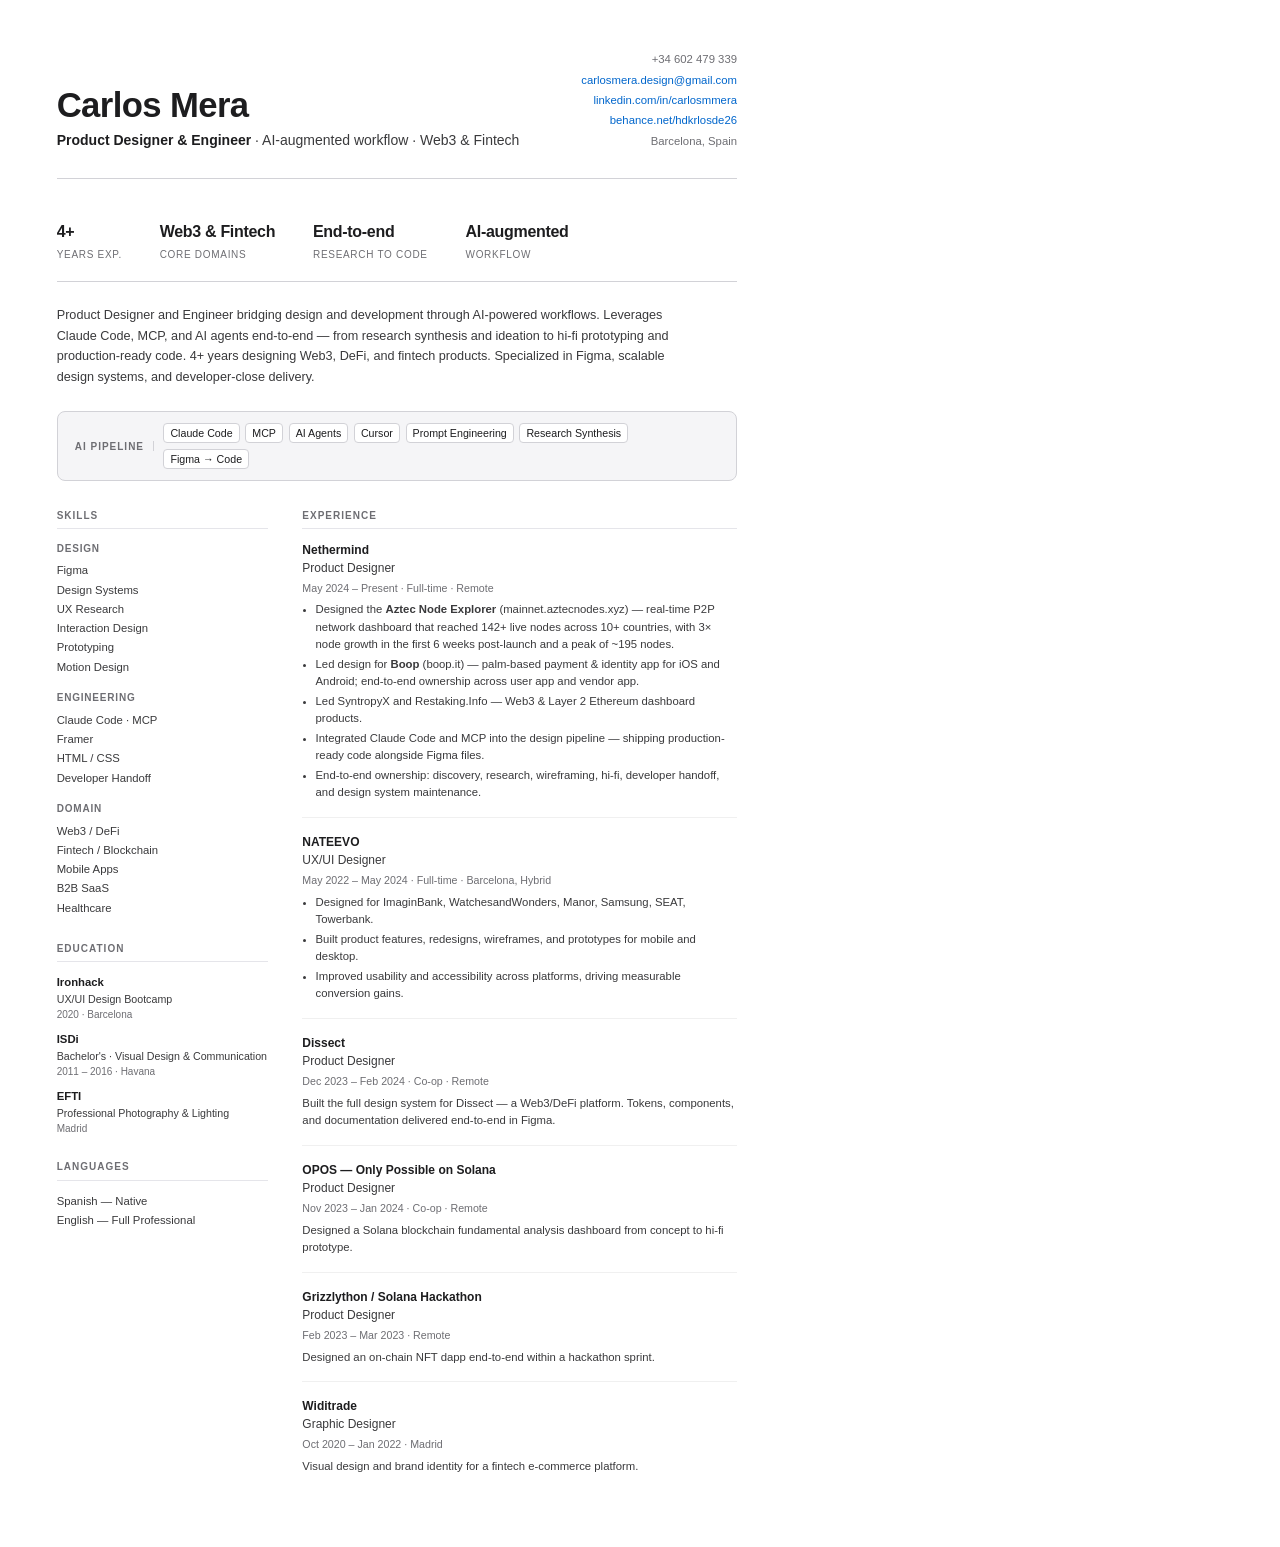
<file: resume.html>
<!DOCTYPE html>
<html lang="en">
<head>
<!-- Google tag (gtag.js) -->
<script async src="https://www.googletagmanager.com/gtag/js?id=G-E2T7YBM5FS"></script>
<script>
  window.dataLayer = window.dataLayer || [];
  function gtag(){dataLayer.push(arguments);}
  gtag('js', new Date());
  gtag('config', 'G-E2T7YBM5FS');
</script>
<!-- Google Tag Manager -->
<script>(function(w,d,s,l,i){w[l]=w[l]||[];w[l].push({'gtm.start':
new Date().getTime(),event:'gtm.js'});var f=d.getElementsByTagName(s)[0],
j=d.createElement(s),dl=l!='dataLayer'?'&l='+l:'';j.async=true;j.src=
'https://www.googletagmanager.com/gtm.js?id='+i+dl;f.parentNode.insertBefore(j,f);
})(window,document,'script','dataLayer','GTM-M5BDFLX8');</script>
<!-- End Google Tag Manager -->
<meta charset="UTF-8">
<style>
  @page { size: A4; margin: 0; }

  *, *::before, *::after { box-sizing: border-box; margin: 0; padding: 0; }

  body {
    font-family: -apple-system, 'SF Pro Text', 'Helvetica Neue', Arial, sans-serif;
    background: #fff;
    color: #1D1D1F;
    font-size: 9.5pt;
    line-height: 1.5;
    -webkit-font-smoothing: antialiased;
    -webkit-print-color-adjust: exact;
    print-color-adjust: exact;
  }

  .page {
    width: 210mm;
    min-height: 297mm;
    padding: 13mm 15mm 13mm 15mm;
  }

  /* ── Header ── */
  .hd {
    display: flex;
    justify-content: space-between;
    align-items: flex-end;
    padding-bottom: 7mm;
    border-bottom: 0.5px solid #D2D2D7;
    margin-bottom: 6mm;
  }

  .hd__left { }

  .hd__name {
    font-size: 26pt;
    font-weight: 700;
    letter-spacing: -0.6px;
    color: #1D1D1F;
    line-height: 1;
    margin-bottom: 2mm;
  }

  .hd__title {
    font-size: 10.5pt;
    font-weight: 400;
    color: #3A3A3C;
  }

  .hd__title strong {
    font-weight: 600;
    color: #1D1D1F;
  }

  .hd__right {
    text-align: right;
    font-size: 8.5pt;
    color: #6E6E73;
    line-height: 1.8;
  }

  .hd__right a {
    color: #0066CC;
    text-decoration: none;
  }

  /* ── Stats ── */
  .stats {
    display: flex;
    gap: 10mm;
    padding: 5mm 0;
    border-bottom: 0.5px solid #D2D2D7;
    margin-bottom: 6mm;
  }

  .stat { display: flex; flex-direction: column; gap: 0.8mm; }

  .stat__val {
    font-size: 12pt;
    font-weight: 700;
    color: #1D1D1F;
    letter-spacing: -0.3px;
  }

  .stat__lbl {
    font-size: 7.5pt;
    color: #6E6E73;
    text-transform: uppercase;
    letter-spacing: 0.07em;
  }

  /* ── Summary ── */
  .summary {
    font-size: 9.5pt;
    color: #3A3A3C;
    line-height: 1.65;
    margin-bottom: 6mm;
    max-width: 170mm;
  }

  /* ── AI banner ── */
  .ai-banner {
    display: flex;
    align-items: center;
    gap: 2.5mm;
    background: #F5F5F7;
    border: 0.5px solid #D2D2D7;
    border-radius: 8px;
    padding: 3mm 4.5mm;
    margin-bottom: 7mm;
  }

  .ai-banner__label {
    font-size: 7.5pt;
    font-weight: 700;
    text-transform: uppercase;
    letter-spacing: 0.1em;
    color: #6E6E73;
    white-space: nowrap;
  }

  .ai-banner__divider {
    width: 0.5px;
    height: 10px;
    background: #D2D2D7;
    flex-shrink: 0;
  }

  .ai-tags {
    display: flex;
    flex-wrap: wrap;
    gap: 1.5mm;
  }

  .ai-tag {
    background: #fff;
    border: 0.5px solid #D2D2D7;
    border-radius: 4px;
    padding: 1px 6px;
    font-size: 8pt;
    font-weight: 500;
    color: #1D1D1F;
  }

  /* ── Two-column body ── */
  .body {
    display: grid;
    grid-template-columns: 56mm 1fr;
    gap: 9mm;
  }

  /* ── Section ── */
  .section { margin-bottom: 6mm; }

  .sec-label {
    font-size: 7.5pt;
    font-weight: 700;
    text-transform: uppercase;
    letter-spacing: 0.1em;
    color: #6E6E73;
    margin-bottom: 3mm;
    padding-bottom: 1.5mm;
    border-bottom: 0.5px solid #E5E5EA;
  }

  /* ── Experience ── */
  .exp + .exp { margin-top: 4mm; padding-top: 4mm; border-top: 0.5px solid #F0F0F0; }

  .exp__company {
    font-size: 9pt;
    font-weight: 700;
    color: #1D1D1F;
  }

  .exp__role {
    font-size: 9pt;
    font-weight: 400;
    color: #3A3A3C;
  }

  .exp__meta {
    font-size: 8pt;
    color: #6E6E73;
    margin: 0.8mm 0 1.5mm;
  }

  .exp__desc {
    font-size: 8.5pt;
    color: #3A3A3C;
    line-height: 1.55;
  }

  .exp__desc li {
    margin-left: 3.5mm;
    margin-bottom: 0.5mm;
  }

  /* ── Sidebar ── */
  .skill-group { margin-bottom: 3.5mm; }

  .skill-group__title {
    font-size: 7.5pt;
    font-weight: 600;
    color: #6E6E73;
    text-transform: uppercase;
    letter-spacing: 0.08em;
    margin-bottom: 1.5mm;
  }

  .skill-item {
    font-size: 8.5pt;
    color: #3A3A3C;
    line-height: 1.7;
  }

  /* ── Education ── */
  .edu + .edu { margin-top: 2.5mm; }

  .edu__school {
    font-size: 8.5pt;
    font-weight: 600;
    color: #1D1D1F;
  }

  .edu__degree {
    font-size: 8pt;
    color: #3A3A3C;
  }

  .edu__year {
    font-size: 7.5pt;
    color: #6E6E73;
  }

  /* ── Lang / contact pills ── */
  .lang-item {
    font-size: 8.5pt;
    color: #3A3A3C;
    line-height: 1.7;
  }
</style>
</head>
<body>
<!-- Google Tag Manager (noscript) -->
<noscript><iframe src="https://www.googletagmanager.com/ns.html?id=GTM-M5BDFLX8"
height="0" width="0" style="display:none;visibility:hidden"></iframe></noscript>
<!-- End Google Tag Manager (noscript) -->
<div class="page">

  <!-- Header -->
  <div class="hd">
    <div class="hd__left">
      <div class="hd__name">Carlos Mera</div>
      <div class="hd__title"><strong>Product Designer &amp; Engineer</strong> · AI-augmented workflow · Web3 &amp; Fintech</div>
    </div>
    <div class="hd__right">
      +34 602 479 339<br>
      <a href="mailto:carlosmera.design@gmail.com">carlosmera.design@gmail.com</a><br>
      <a href="https://linkedin.com/in/carlosmmera">linkedin.com/in/carlosmmera</a><br>
      <a href="https://behance.net/hdkrlosde26">behance.net/hdkrlosde26</a><br>
      Barcelona, Spain
    </div>
  </div>

  <!-- Stats -->
  <div class="stats">
    <div class="stat">
      <span class="stat__val">4+</span>
      <span class="stat__lbl">Years exp.</span>
    </div>
    <div class="stat">
      <span class="stat__val">Web3 &amp; Fintech</span>
      <span class="stat__lbl">Core domains</span>
    </div>
    <div class="stat">
      <span class="stat__val">End-to-end</span>
      <span class="stat__lbl">Research to code</span>
    </div>
    <div class="stat">
      <span class="stat__val">AI-augmented</span>
      <span class="stat__lbl">Workflow</span>
    </div>
  </div>

  <!-- Summary -->
  <div class="summary">
    Product Designer and Engineer bridging design and development through AI-powered workflows. Leverages Claude Code, MCP, and AI agents end-to-end — from research synthesis and ideation to hi-fi prototyping and production-ready code. 4+ years designing Web3, DeFi, and fintech products. Specialized in Figma, scalable design systems, and developer-close delivery.
  </div>

  <!-- AI Banner -->
  <div class="ai-banner">
    <span class="ai-banner__label">AI Pipeline</span>
    <div class="ai-banner__divider"></div>
    <div class="ai-tags">
      <span class="ai-tag">Claude Code</span>
      <span class="ai-tag">MCP</span>
      <span class="ai-tag">AI Agents</span>
      <span class="ai-tag">Cursor</span>
      <span class="ai-tag">Prompt Engineering</span>
      <span class="ai-tag">Research Synthesis</span>
      <span class="ai-tag">Figma → Code</span>
    </div>
  </div>

  <!-- Body -->
  <div class="body">

    <!-- Sidebar -->
    <div class="sidebar">

      <div class="section">
        <div class="sec-label">Skills</div>
        <div class="skill-group">
          <div class="skill-group__title">Design</div>
          <div class="skill-item">Figma</div>
          <div class="skill-item">Design Systems</div>
          <div class="skill-item">UX Research</div>
          <div class="skill-item">Interaction Design</div>
          <div class="skill-item">Prototyping</div>
          <div class="skill-item">Motion Design</div>
        </div>
        <div class="skill-group">
          <div class="skill-group__title">Engineering</div>
          <div class="skill-item">Claude Code · MCP</div>
          <div class="skill-item">Framer</div>
          <div class="skill-item">HTML / CSS</div>
          <div class="skill-item">Developer Handoff</div>
        </div>
        <div class="skill-group">
          <div class="skill-group__title">Domain</div>
          <div class="skill-item">Web3 / DeFi</div>
          <div class="skill-item">Fintech / Blockchain</div>
          <div class="skill-item">Mobile Apps</div>
          <div class="skill-item">B2B SaaS</div>
          <div class="skill-item">Healthcare</div>
        </div>
      </div>

      <div class="section">
        <div class="sec-label">Education</div>
        <div class="edu">
          <div class="edu__school">Ironhack</div>
          <div class="edu__degree">UX/UI Design Bootcamp</div>
          <div class="edu__year">2020 · Barcelona</div>
        </div>
        <div class="edu">
          <div class="edu__school">ISDi</div>
          <div class="edu__degree">Bachelor's · Visual Design &amp; Communication</div>
          <div class="edu__year">2011 – 2016 · Havana</div>
        </div>
        <div class="edu">
          <div class="edu__school">EFTI</div>
          <div class="edu__degree">Professional Photography &amp; Lighting</div>
          <div class="edu__year">Madrid</div>
        </div>
      </div>

      <div class="section">
        <div class="sec-label">Languages</div>
        <div class="lang-item">Spanish — Native</div>
        <div class="lang-item">English — Full Professional</div>
      </div>

    </div>

    <!-- Main content -->
    <div class="content">
      <div class="section">
        <div class="sec-label">Experience</div>

        <div class="exp">
          <div class="exp__company">Nethermind</div>
          <div class="exp__role">Product Designer</div>
          <div class="exp__meta">May 2024 – Present · Full-time · Remote</div>
          <div class="exp__desc">
            <ul>
              <li>Designed the <strong>Aztec Node Explorer</strong> (mainnet.aztecnodes.xyz) — real-time P2P network dashboard that reached 142+ live nodes across 10+ countries, with 3× node growth in the first 6 weeks post-launch and a peak of ~195 nodes.</li>
              <li>Led design for <strong>Boop</strong> (boop.it) — palm-based payment &amp; identity app for iOS and Android; end-to-end ownership across user app and vendor app.</li>
              <li>Led SyntropyX and Restaking.Info — Web3 &amp; Layer 2 Ethereum dashboard products.</li>
              <li>Integrated Claude Code and MCP into the design pipeline — shipping production-ready code alongside Figma files.</li>
              <li>End-to-end ownership: discovery, research, wireframing, hi-fi, developer handoff, and design system maintenance.</li>
            </ul>
          </div>
        </div>

        <div class="exp">
          <div class="exp__company">NATEEVO</div>
          <div class="exp__role">UX/UI Designer</div>
          <div class="exp__meta">May 2022 – May 2024 · Full-time · Barcelona, Hybrid</div>
          <div class="exp__desc">
            <ul>
              <li>Designed for ImaginBank, WatchesandWonders, Manor, Samsung, SEAT, Towerbank.</li>
              <li>Built product features, redesigns, wireframes, and prototypes for mobile and desktop.</li>
              <li>Improved usability and accessibility across platforms, driving measurable conversion gains.</li>
            </ul>
          </div>
        </div>

        <div class="exp">
          <div class="exp__company">Dissect</div>
          <div class="exp__role">Product Designer</div>
          <div class="exp__meta">Dec 2023 – Feb 2024 · Co-op · Remote</div>
          <div class="exp__desc">Built the full design system for Dissect — a Web3/DeFi platform. Tokens, components, and documentation delivered end-to-end in Figma.</div>
        </div>

        <div class="exp">
          <div class="exp__company">OPOS — Only Possible on Solana</div>
          <div class="exp__role">Product Designer</div>
          <div class="exp__meta">Nov 2023 – Jan 2024 · Co-op · Remote</div>
          <div class="exp__desc">Designed a Solana blockchain fundamental analysis dashboard from concept to hi-fi prototype.</div>
        </div>

        <div class="exp">
          <div class="exp__company">Grizzlython / Solana Hackathon</div>
          <div class="exp__role">Product Designer</div>
          <div class="exp__meta">Feb 2023 – Mar 2023 · Remote</div>
          <div class="exp__desc">Designed an on-chain NFT dapp end-to-end within a hackathon sprint.</div>
        </div>

        <div class="exp">
          <div class="exp__company">Widitrade</div>
          <div class="exp__role">Graphic Designer</div>
          <div class="exp__meta">Oct 2020 – Jan 2022 · Madrid</div>
          <div class="exp__desc">Visual design and brand identity for a fintech e-commerce platform.</div>
        </div>

      </div>
    </div>

  </div>
</div>
<script src="analytics.js"></script>
</body>
</html>
</file>
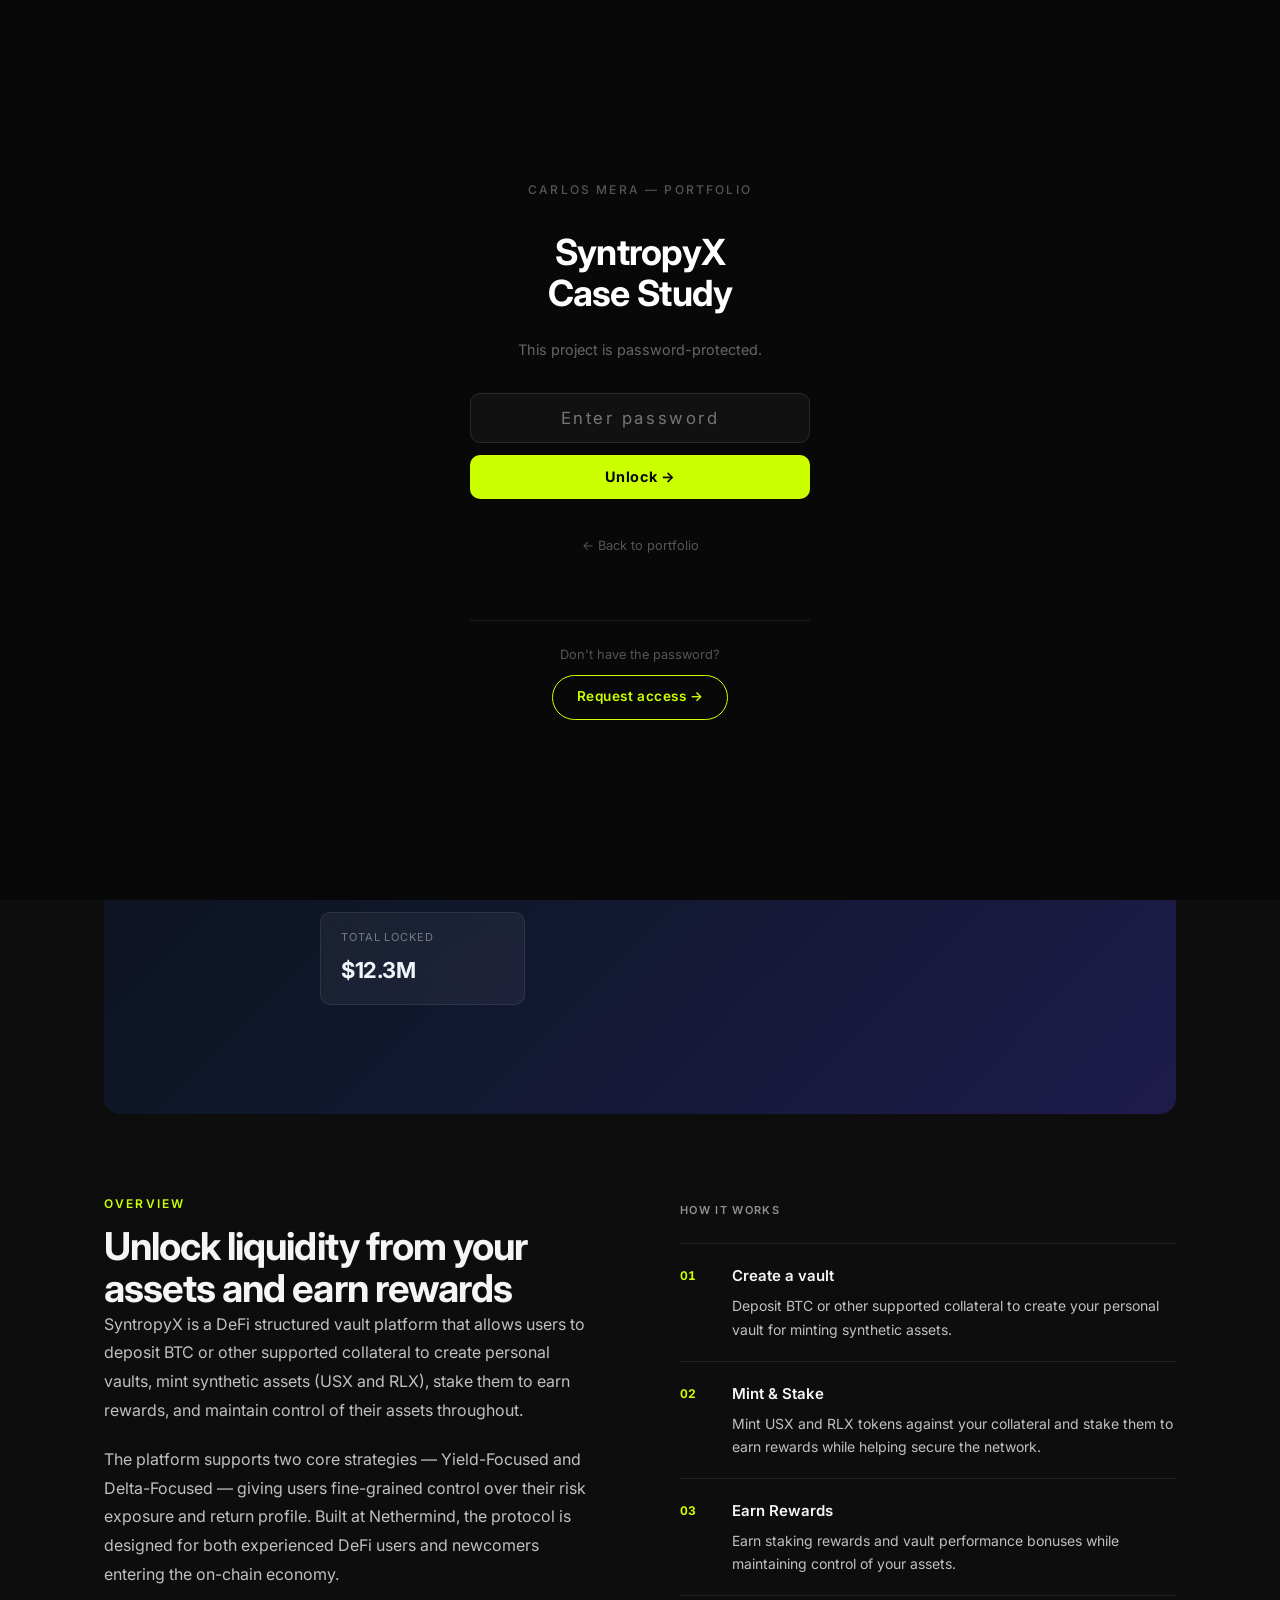
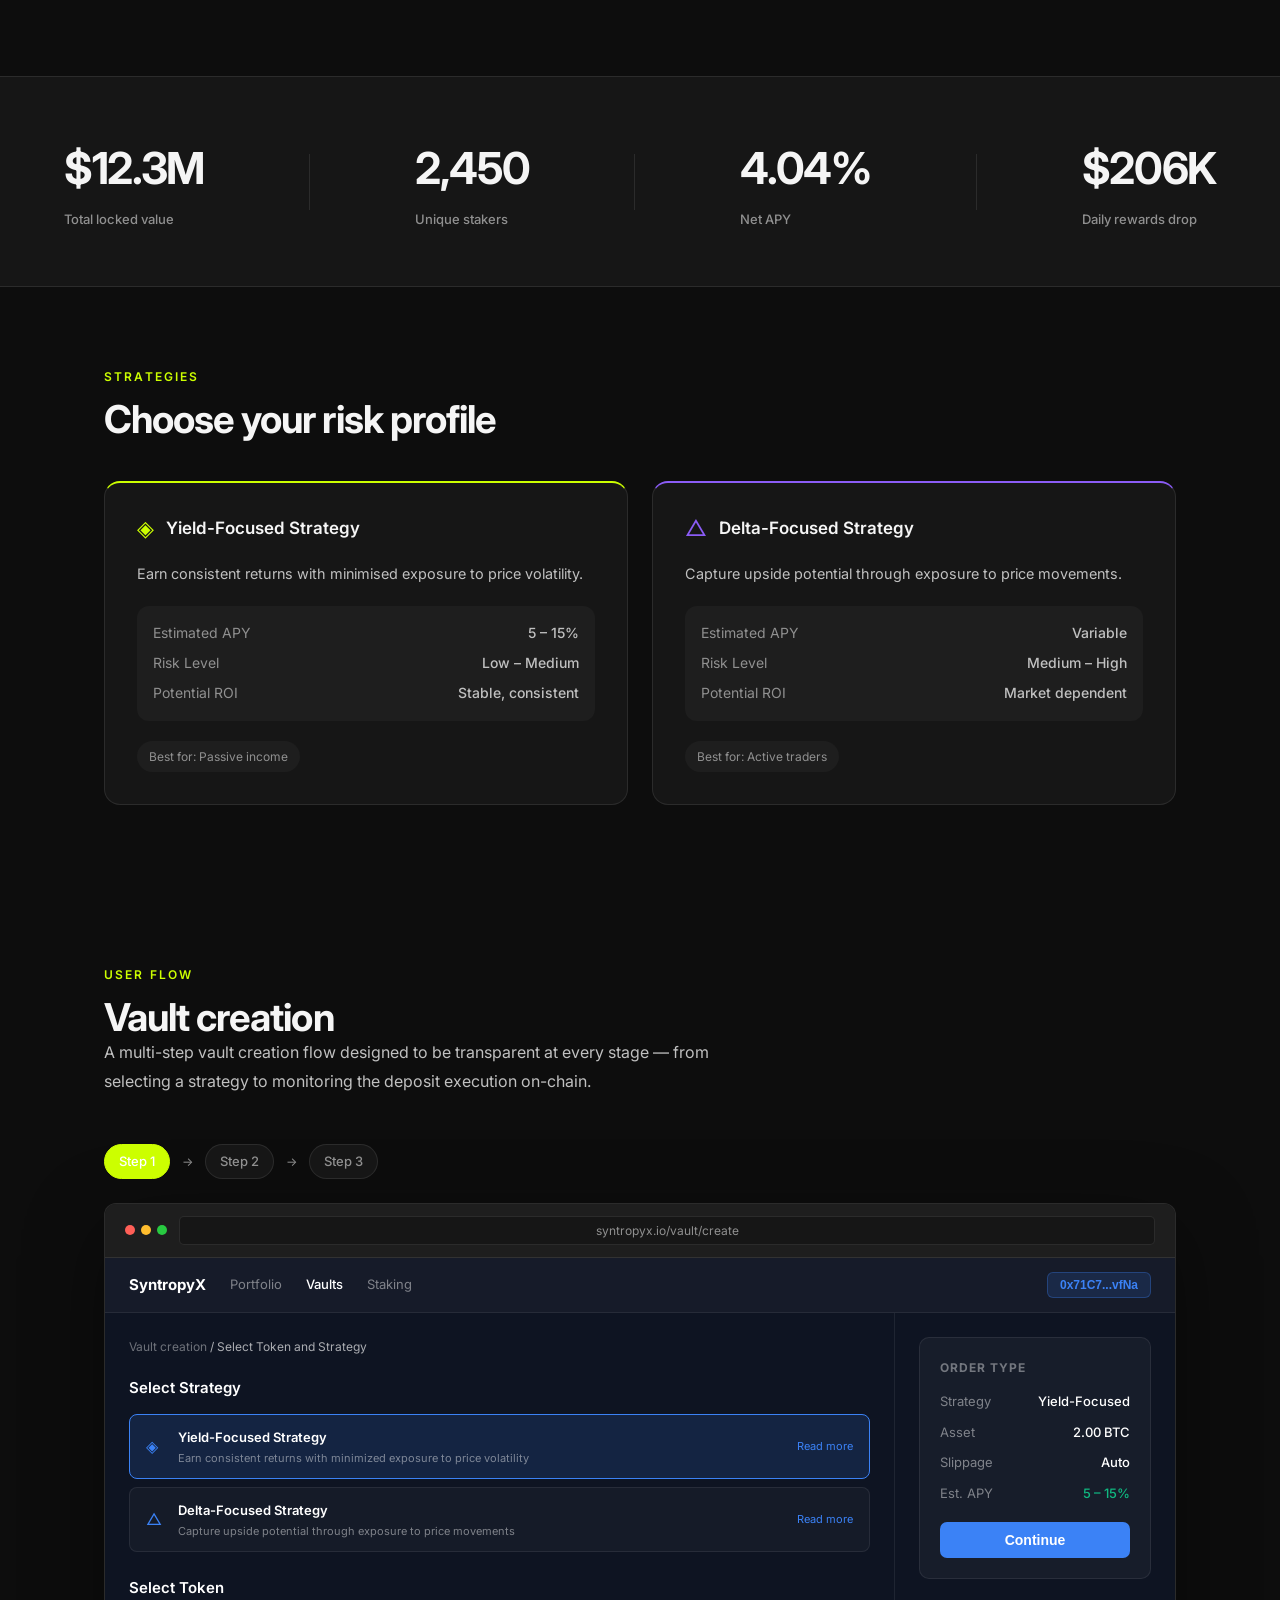
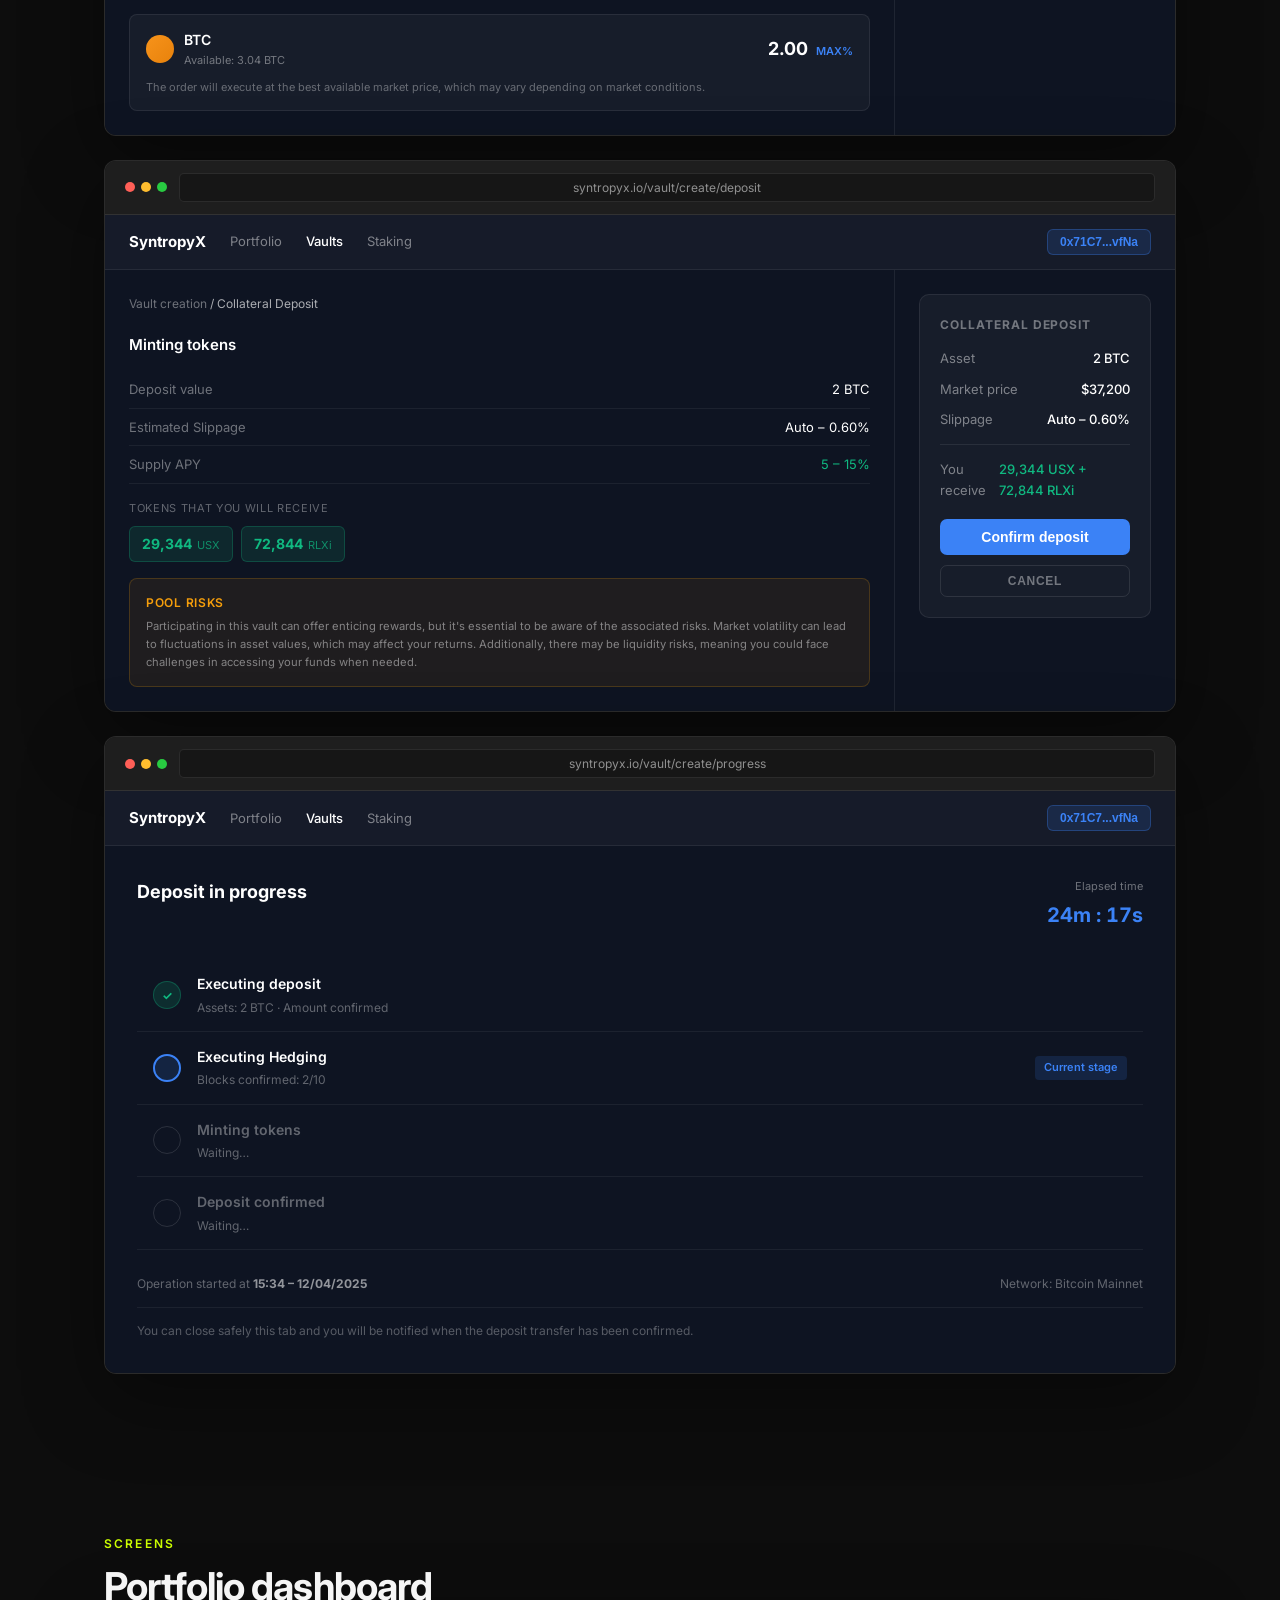
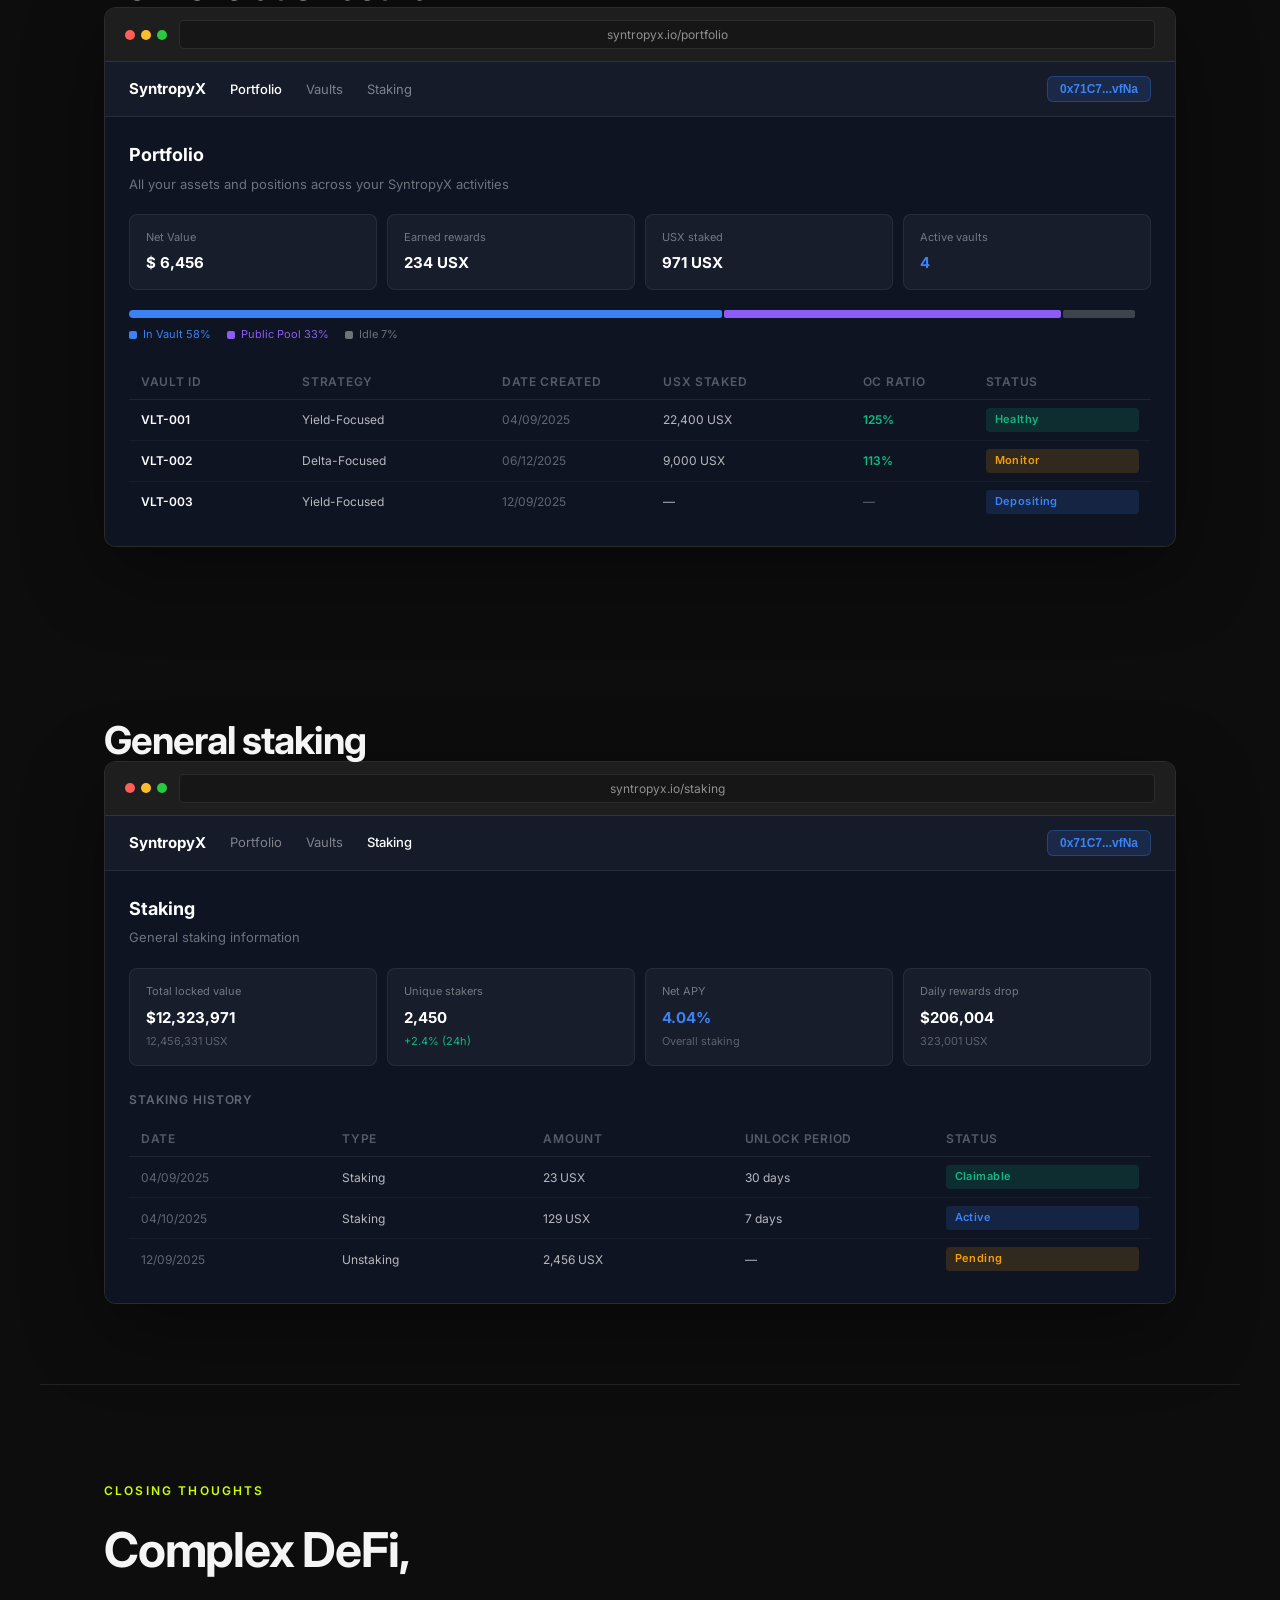
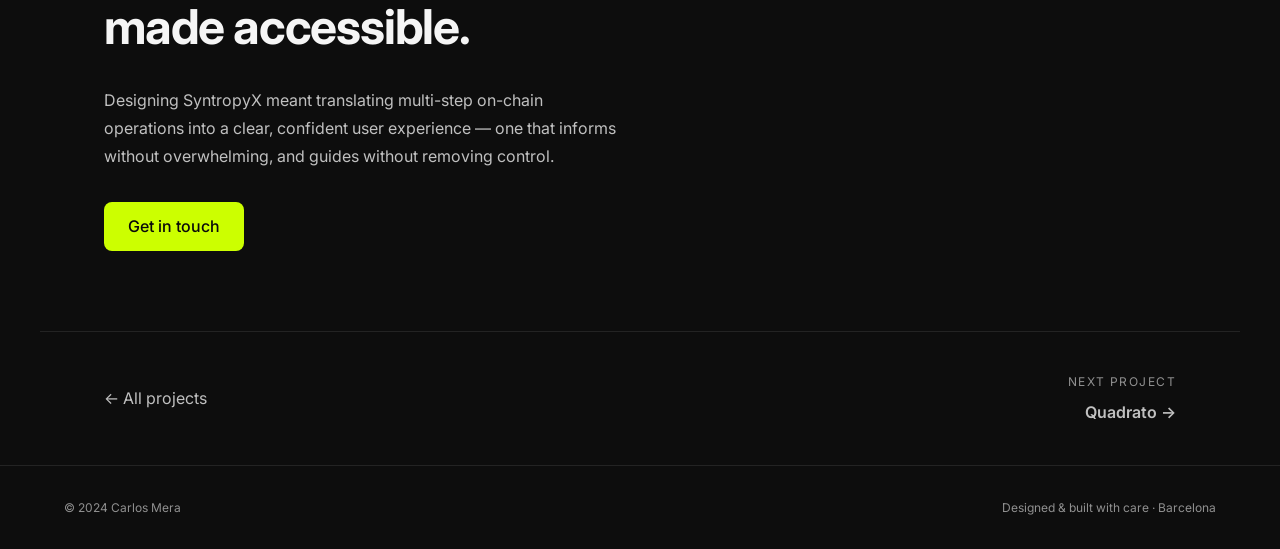
<file: syntropyx.html>
<!DOCTYPE html>
<html lang="en">
<head>
<!-- Google tag (gtag.js) -->
<script async src="https://www.googletagmanager.com/gtag/js?id=G-E2T7YBM5FS"></script>
<script>
  window.dataLayer = window.dataLayer || [];
  function gtag(){dataLayer.push(arguments);}
  gtag('js', new Date());
  gtag('config', 'G-E2T7YBM5FS');
</script>
<!-- Google Tag Manager -->
<script>(function(w,d,s,l,i){w[l]=w[l]||[];w[l].push({'gtm.start':
new Date().getTime(),event:'gtm.js'});var f=d.getElementsByTagName(s)[0],
j=d.createElement(s),dl=l!='dataLayer'?'&l='+l:'';j.async=true;j.src=
'https://www.googletagmanager.com/gtm.js?id='+i+dl;f.parentNode.insertBefore(j,f);
})(window,document,'script','dataLayer','GTM-M5BDFLX8');</script>
<!-- End Google Tag Manager -->
  <meta charset="UTF-8">
  <meta name="viewport" content="width=device-width, initial-scale=1.0">
  <title>SyntropyX — Carlos Mera</title>
  <meta name="description" content="SyntropyX — A DeFi structured vault platform. Designed by Carlos Mera at Nethermind.">
  <link rel="preconnect" href="https://fonts.googleapis.com">
  <link rel="preconnect" href="https://fonts.gstatic.com" crossorigin>
  <link href="https://fonts.googleapis.com/css2?family=Inter:wght@300;400;500;600;700&display=swap" rel="stylesheet">
  <link rel="stylesheet" href="style.css">
  <link rel="stylesheet" href="project.css">
  <link rel="stylesheet" href="syntropyx.css">
  <style>
    #sx-gate {
      position: fixed; inset: 0; z-index: 9999;
      background: #080808;
      display: flex; flex-direction: column;
      align-items: center; justify-content: center;
      gap: 2rem;
    }
    #sx-gate__logo {
      font-size: 0.75rem; letter-spacing: .18em; text-transform: uppercase;
      color: #555; font-weight: 500;
    }
    #sx-gate__title {
      font-size: clamp(1.5rem, 4vw, 2.25rem);
      font-weight: 700; color: #fff;
      letter-spacing: -.02em; text-align: center;
      line-height: 1.15;
    }
    #sx-gate__sub {
      font-size: 0.9rem; color: #666; text-align: center;
      margin-top: -.5rem;
    }
    #sx-gate__form {
      display: flex; flex-direction: column;
      align-items: center; gap: 0.75rem;
      width: min(340px, 90vw);
    }
    #sx-gate__input {
      width: 100%; padding: 0.85rem 1rem;
      background: #111; border: 1px solid #2a2a2a;
      border-radius: 10px; color: #fff;
      font-size: 1.05rem; letter-spacing: .15em;
      text-align: center; outline: none;
      transition: border-color .2s;
      font-family: inherit;
    }
    #sx-gate__input:focus { border-color: #ccff00; }
    #sx-gate__input.sx-error { border-color: #ff4444; animation: sx-shake .3s; }
    #sx-gate__btn {
      width: 100%; padding: 0.85rem;
      background: #ccff00; color: #080808;
      border: none; border-radius: 10px;
      font-size: 0.9rem; font-weight: 700;
      letter-spacing: .04em; cursor: pointer;
      font-family: inherit;
      transition: opacity .15s;
    }
    #sx-gate__btn:hover { opacity: .88; }
    #sx-gate__err {
      font-size: 0.8rem; color: #ff4444;
      min-height: 1em; text-align: center;
    }
    #sx-gate__cancel {
      font-size: 0.8rem; color: #555;
      text-decoration: none; text-align: center;
      transition: color .15s;
    }
    #sx-gate__cancel:hover { color: #999; }
    #sx-gate__contact {
      font-size: 0.8rem; color: #555; text-align: center;
      margin-top: 2rem;
      padding-top: 1.5rem;
      border-top: 1px solid #1e1e1e;
      width: min(340px, 90vw);
    }
    #sx-gate__contact a {
      display: inline-block;
      margin-top: 0.6rem;
      padding: 0.65rem 1.5rem;
      background: transparent;
      border: 1px solid #ccff00;
      border-radius: 999px;
      color: #ccff00;
      font-size: 0.85rem;
      font-weight: 600;
      letter-spacing: .04em;
      text-decoration: none;
      transition: background .2s, color .2s;
    }
    #sx-gate__contact a:hover {
      background: #ccff00;
      color: #080808;
    }
    @keyframes sx-shake {
      0%,100%{transform:translateX(0)}
      25%{transform:translateX(-6px)}
      75%{transform:translateX(6px)}
    }
  </style>
</head>
<body>
<!-- Google Tag Manager (noscript) -->
<noscript><iframe src="https://www.googletagmanager.com/ns.html?id=GTM-M5BDFLX8"
height="0" width="0" style="display:none;visibility:hidden"></iframe></noscript>
<!-- End Google Tag Manager (noscript) -->

  <!-- ── Password gate ── -->
  <div id="sx-gate">
    <span id="sx-gate__logo">Carlos Mera — Portfolio</span>
    <h2 id="sx-gate__title">SyntropyX<br>Case Study</h2>
    <p id="sx-gate__sub">This project is password-protected.</p>
    <div id="sx-gate__form">
      <input id="sx-gate__input" type="password" placeholder="Enter password" autocomplete="off">
      <button id="sx-gate__btn">Unlock →</button>
      <span id="sx-gate__err"></span>
      <a href="/#work" id="sx-gate__cancel">← Back to portfolio</a>
    </div>
    <div id="sx-gate__contact">
      <span>Don't have the password?</span><br>
      <a href="mailto:carlosmera.design@gmail.com">Request access →</a>
    </div>
  </div>
  <script>
  (function () {
    var gate  = document.getElementById('sx-gate');
    var input = document.getElementById('sx-gate__input');
    var btn   = document.getElementById('sx-gate__btn');
    var err   = document.getElementById('sx-gate__err');
    var cancel = document.getElementById('sx-gate__cancel');

    function _gtag() { if (typeof gtag === 'function') gtag.apply(null, arguments); }

    _gtag('event', 'gate_view', { project: 'SyntropyX' });

    function unlock() {
      if (input.value === '1423') {
        _gtag('event', 'gate_success', { project: 'SyntropyX' });
        gate.style.transition = 'opacity .4s';
        gate.style.opacity = '0';
        setTimeout(function () { gate.remove(); }, 400);
      } else {
        _gtag('event', 'gate_fail', { project: 'SyntropyX' });
        err.textContent = 'Incorrect password.';
        input.classList.add('sx-error');
        input.value = '';
        setTimeout(function () { input.classList.remove('sx-error'); }, 400);
      }
    }

    btn.addEventListener('click', unlock);
    input.addEventListener('keydown', function (e) {
      if (e.key === 'Enter') unlock();
      err.textContent = '';
    });
    cancel.addEventListener('click', function () {
      _gtag('event', 'gate_cancel', { project: 'SyntropyX' });
    });

  })();
  </script>

  <div class="site-banner">This portfolio is under construction — be patient :)</div>

  <header class="nav" id="nav">
    <div class="nav__progress"><div class="nav__progress-fill" id="navProgress"></div></div>
    <div class="nav__inner">
      <a href="/" class="nav__logo">CM</a>
      <nav class="nav__links">
        <a href="/#work">Work</a>
        <a href="/#about">About</a>
        <a href="/#contact">Contact</a>
        <a href="https://www.linkedin.com/in/carlosmmera/" target="_blank" rel="noopener" class="nav__cta">LinkedIn ↗</a>
      </nav>
    </div>
  </header>

  <main class="project">

    <!-- ─── HERO ─── -->
    <section class="proj-hero">
      <div class="proj-hero__inner">
        <a href="/#work" class="proj-back">← Back to work</a>
        <div class="proj-hero__meta">
          <span class="tag">Web3</span>
          <span class="tag">DeFi</span>
          <span class="tag">Product Design</span>
          <span class="tag">Design System</span>
        </div>
        <h1 class="proj-hero__title">SyntropyX</h1>
        <p class="proj-hero__tagline">DeFi Structured Vault Platform</p>
        <div class="proj-hero__details">
          <div class="proj-detail">
            <span class="proj-detail__label">Year</span>
            <span class="proj-detail__value">2025</span>
          </div>
          <div class="proj-detail">
            <span class="proj-detail__label">Role</span>
            <span class="proj-detail__value">Lead Product Designer</span>
          </div>
          <div class="proj-detail">
            <span class="proj-detail__label">Tools</span>
            <span class="proj-detail__value">Figma · Claude Code</span>
          </div>
          <div class="proj-detail">
            <span class="proj-detail__label">Company</span>
            <span class="proj-detail__value">Nethermind</span>
          </div>
        </div>
      </div>
      <div class="proj-hero__cover sx-cover">
        <div class="sx-cover__grid">
          <div class="sx-cover__card sx-cover__card--wide">
            <div class="sx-mini-label">Net Value</div>
            <div class="sx-mini-value">$6,456</div>
            <div class="sx-mini-bar">
              <div class="sx-mini-bar__fill" style="width:58%"></div>
            </div>
          </div>
          <div class="sx-cover__card">
            <div class="sx-mini-label">Net APY</div>
            <div class="sx-mini-value sx-mini-value--green">4.04%</div>
          </div>
          <div class="sx-cover__card">
            <div class="sx-mini-label">Earned rewards</div>
            <div class="sx-mini-value">234 USX</div>
          </div>
          <div class="sx-cover__card sx-cover__card--wide">
            <div class="sx-mini-label">OC Level</div>
            <div class="sx-mini-row">
              <span class="sx-mini-value">125%</span>
              <span class="sx-badge sx-badge--green">Healthy</span>
            </div>
          </div>
          <div class="sx-cover__card">
            <div class="sx-mini-label">Total locked</div>
            <div class="sx-mini-value">$12.3M</div>
          </div>
        </div>
      </div>
    </section>


    <!-- ─── OVERVIEW ─── -->
    <section class="proj-section">
      <div class="proj-section__inner sx-overview fade-in">
        <div>
          <p class="section__label">Overview</p>
          <h2 class="proj-section__title">Unlock liquidity from your assets and earn rewards</h2>
          <p class="proj-text">SyntropyX is a DeFi structured vault platform that allows users to deposit BTC or other supported collateral to create personal vaults, mint synthetic assets (USX and RLX), stake them to earn rewards, and maintain control of their assets throughout.</p>
          <p class="proj-text">The platform supports two core strategies — Yield-Focused and Delta-Focused — giving users fine-grained control over their risk exposure and return profile. Built at Nethermind, the protocol is designed for both experienced DeFi users and newcomers entering the on-chain economy.</p>
        </div>
        <div class="sx-how-it-works">
          <h3 class="sx-how__title">How it works</h3>
          <div class="sx-steps">
            <div class="sx-step">
              <span class="sx-step__num">01</span>
              <div>
                <h4 class="sx-step__title">Create a vault</h4>
                <p class="sx-step__body">Deposit BTC or other supported collateral to create your personal vault for minting synthetic assets.</p>
              </div>
            </div>
            <div class="sx-step">
              <span class="sx-step__num">02</span>
              <div>
                <h4 class="sx-step__title">Mint &amp; Stake</h4>
                <p class="sx-step__body">Mint USX and RLX tokens against your collateral and stake them to earn rewards while helping secure the network.</p>
              </div>
            </div>
            <div class="sx-step">
              <span class="sx-step__num">03</span>
              <div>
                <h4 class="sx-step__title">Earn Rewards</h4>
                <p class="sx-step__body">Earn staking rewards and vault performance bonuses while maintaining control of your assets.</p>
              </div>
            </div>
          </div>
        </div>
      </div>
    </section>


    <!-- ─── KEY METRICS ─── -->
    <div class="sx-metrics-band fade-in">
      <div class="sx-metrics-band__inner">
        <div class="sx-metric">
          <span class="sx-metric__num">$12.3M</span>
          <span class="sx-metric__label">Total locked value</span>
        </div>
        <div class="sx-metric__div"></div>
        <div class="sx-metric">
          <span class="sx-metric__num">2,450</span>
          <span class="sx-metric__label">Unique stakers</span>
        </div>
        <div class="sx-metric__div"></div>
        <div class="sx-metric">
          <span class="sx-metric__num">4.04%</span>
          <span class="sx-metric__label">Net APY</span>
        </div>
        <div class="sx-metric__div"></div>
        <div class="sx-metric">
          <span class="sx-metric__num">$206K</span>
          <span class="sx-metric__label">Daily rewards drop</span>
        </div>
      </div>
    </div>


    <!-- ─── STRATEGIES ─── -->
    <section class="proj-section">
      <div class="proj-section__inner fade-in">
        <p class="section__label">Strategies</p>
        <h2 class="proj-section__title">Choose your risk profile</h2>
        <div class="sx-strategies">
          <div class="sx-strategy sx-strategy--yield">
            <div class="sx-strategy__header">
              <span class="sx-strategy__icon">◈</span>
              <h3 class="sx-strategy__name">Yield-Focused Strategy</h3>
            </div>
            <p class="sx-strategy__desc">Earn consistent returns with minimised exposure to price volatility.</p>
            <div class="sx-strategy__stats">
              <div class="sx-strategy__stat">
                <span class="sx-strategy__stat-label">Estimated APY</span>
                <span class="sx-strategy__stat-val">5 – 15%</span>
              </div>
              <div class="sx-strategy__stat">
                <span class="sx-strategy__stat-label">Risk Level</span>
                <span class="sx-strategy__stat-val">Low – Medium</span>
              </div>
              <div class="sx-strategy__stat">
                <span class="sx-strategy__stat-label">Potential ROI</span>
                <span class="sx-strategy__stat-val">Stable, consistent</span>
              </div>
            </div>
            <div class="sx-strategy__tag">Best for: Passive income</div>
          </div>
          <div class="sx-strategy sx-strategy--delta">
            <div class="sx-strategy__header">
              <span class="sx-strategy__icon">△</span>
              <h3 class="sx-strategy__name">Delta-Focused Strategy</h3>
            </div>
            <p class="sx-strategy__desc">Capture upside potential through exposure to price movements.</p>
            <div class="sx-strategy__stats">
              <div class="sx-strategy__stat">
                <span class="sx-strategy__stat-label">Estimated APY</span>
                <span class="sx-strategy__stat-val">Variable</span>
              </div>
              <div class="sx-strategy__stat">
                <span class="sx-strategy__stat-label">Risk Level</span>
                <span class="sx-strategy__stat-val">Medium – High</span>
              </div>
              <div class="sx-strategy__stat">
                <span class="sx-strategy__stat-label">Potential ROI</span>
                <span class="sx-strategy__stat-val">Market dependent</span>
              </div>
            </div>
            <div class="sx-strategy__tag">Best for: Active traders</div>
          </div>
        </div>
      </div>
    </section>


    <!-- ─── VAULT CREATION FLOW ─── -->
    <section class="proj-section">
      <div class="proj-section__inner fade-in">
        <p class="section__label">User Flow</p>
        <h2 class="proj-section__title">Vault creation</h2>
        <p class="proj-text" style="max-width:620px;margin-bottom:3rem">A multi-step vault creation flow designed to be transparent at every stage — from selecting a strategy to monitoring the deposit execution on-chain.</p>

        <div class="sx-flow-tabs">
          <div class="sx-tab sx-tab--active">Step 1</div>
          <div class="sx-tab-arrow">→</div>
          <div class="sx-tab">Step 2</div>
          <div class="sx-tab-arrow">→</div>
          <div class="sx-tab">Step 3</div>
        </div>

        <!-- Step 1: Select Token + Strategy -->
        <div class="sx-device">
          <div class="sx-device__chrome">
            <div class="sx-chrome-dots"><span></span><span></span><span></span></div>
            <div class="sx-chrome-url">syntropyx.io/vault/create</div>
          </div>
          <div class="sx-screen">
            <div class="sx-dapp-nav">
              <span class="sx-dapp-logo">SyntropyX</span>
              <div class="sx-dapp-links">
                <span class="sx-dapp-link">Portfolio</span>
                <span class="sx-dapp-link sx-dapp-link--active">Vaults</span>
                <span class="sx-dapp-link">Staking</span>
              </div>
              <button class="sx-connect-btn">0x71C7...vfNa</button>
            </div>
            <div class="sx-screen-body">
              <div class="sx-screen-left">
                <div class="sx-breadcrumb">Vault creation <span>/ Select Token and Strategy</span></div>
                <h3 class="sx-screen-title">Select Strategy</h3>
                <div class="sx-strategy-cards">
                  <div class="sx-strat-card sx-strat-card--selected">
                    <div class="sx-strat-card__icon">◈</div>
                    <div class="sx-strat-card__body">
                      <div class="sx-strat-card__name">Yield-Focused Strategy</div>
                      <div class="sx-strat-card__desc">Earn consistent returns with minimized exposure to price volatility</div>
                    </div>
                    <a class="sx-read-more">Read more</a>
                  </div>
                  <div class="sx-strat-card">
                    <div class="sx-strat-card__icon">△</div>
                    <div class="sx-strat-card__body">
                      <div class="sx-strat-card__name">Delta-Focused Strategy</div>
                      <div class="sx-strat-card__desc">Capture upside potential through exposure to price movements</div>
                    </div>
                    <a class="sx-read-more">Read more</a>
                  </div>
                </div>
                <h3 class="sx-screen-title" style="margin-top:1.5rem">Select Token</h3>
                <div class="sx-token-input">
                  <div class="sx-token-row">
                    <div class="sx-token-info">
                      <div class="sx-token-dot sx-token-dot--btc"></div>
                      <div>
                        <div class="sx-token-name">BTC</div>
                        <div class="sx-token-avail">Available: 3.04 BTC</div>
                      </div>
                    </div>
                    <div class="sx-token-amount">
                      <span class="sx-token-val">2.00</span>
                      <span class="sx-token-max">MAX%</span>
                    </div>
                  </div>
                  <div class="sx-order-note">The order will execute at the best available market price, which may vary depending on market conditions.</div>
                </div>
              </div>
              <div class="sx-screen-right">
                <div class="sx-summary-card">
                  <div class="sx-summary-title">Order type</div>
                  <div class="sx-summary-row">
                    <span class="sx-summary-label">Strategy</span>
                    <span class="sx-summary-val">Yield-Focused</span>
                  </div>
                  <div class="sx-summary-row">
                    <span class="sx-summary-label">Asset</span>
                    <span class="sx-summary-val">2.00 BTC</span>
                  </div>
                  <div class="sx-summary-row">
                    <span class="sx-summary-label">Slippage</span>
                    <span class="sx-summary-val">Auto</span>
                  </div>
                  <div class="sx-summary-row">
                    <span class="sx-summary-label">Est. APY</span>
                    <span class="sx-summary-val sx-summary-val--green">5 – 15%</span>
                  </div>
                  <button class="sx-cta-btn">Continue</button>
                </div>
              </div>
            </div>
          </div>
        </div>

        <!-- Step 2: Collateral Deposit -->
        <div class="sx-device" style="margin-top:1.5rem">
          <div class="sx-device__chrome">
            <div class="sx-chrome-dots"><span></span><span></span><span></span></div>
            <div class="sx-chrome-url">syntropyx.io/vault/create/deposit</div>
          </div>
          <div class="sx-screen">
            <div class="sx-dapp-nav">
              <span class="sx-dapp-logo">SyntropyX</span>
              <div class="sx-dapp-links">
                <span class="sx-dapp-link">Portfolio</span>
                <span class="sx-dapp-link sx-dapp-link--active">Vaults</span>
                <span class="sx-dapp-link">Staking</span>
              </div>
              <button class="sx-connect-btn">0x71C7...vfNa</button>
            </div>
            <div class="sx-screen-body">
              <div class="sx-screen-left">
                <div class="sx-breadcrumb">Vault creation <span>/ Collateral Deposit</span></div>
                <h3 class="sx-screen-title">Minting tokens</h3>
                <div class="sx-mint-rows">
                  <div class="sx-mint-row">
                    <span class="sx-mint-label">Deposit value</span>
                    <span class="sx-mint-val">2 BTC</span>
                  </div>
                  <div class="sx-mint-row">
                    <span class="sx-mint-label">Estimated Slippage</span>
                    <span class="sx-mint-val">Auto – 0.60%</span>
                  </div>
                  <div class="sx-mint-row">
                    <span class="sx-mint-label">Supply APY</span>
                    <span class="sx-mint-val sx-mint-val--green">5 – 15%</span>
                  </div>
                </div>
                <div class="sx-tokens-receive">
                  <div class="sx-tokens-receive__label">Tokens that you will receive</div>
                  <div class="sx-token-chips">
                    <div class="sx-token-chip">
                      <span class="sx-token-chip__amt">29,344</span>
                      <span class="sx-token-chip__name">USX</span>
                    </div>
                    <div class="sx-token-chip">
                      <span class="sx-token-chip__amt">72,844</span>
                      <span class="sx-token-chip__name">RLXi</span>
                    </div>
                  </div>
                </div>
                <div class="sx-risk-box">
                  <div class="sx-risk-box__title">Pool risks</div>
                  <p class="sx-risk-box__text">Participating in this vault can offer enticing rewards, but it's essential to be aware of the associated risks. Market volatility can lead to fluctuations in asset values, which may affect your returns. Additionally, there may be liquidity risks, meaning you could face challenges in accessing your funds when needed.</p>
                </div>
              </div>
              <div class="sx-screen-right">
                <div class="sx-summary-card">
                  <div class="sx-summary-title">Collateral Deposit</div>
                  <div class="sx-summary-row">
                    <span class="sx-summary-label">Asset</span>
                    <span class="sx-summary-val">2 BTC</span>
                  </div>
                  <div class="sx-summary-row">
                    <span class="sx-summary-label">Market price</span>
                    <span class="sx-summary-val">$37,200</span>
                  </div>
                  <div class="sx-summary-row">
                    <span class="sx-summary-label">Slippage</span>
                    <span class="sx-summary-val">Auto – 0.60%</span>
                  </div>
                  <div class="sx-summary-divider"></div>
                  <div class="sx-summary-row">
                    <span class="sx-summary-label">You receive</span>
                    <span class="sx-summary-val sx-summary-val--green">29,344 USX + 72,844 RLXi</span>
                  </div>
                  <button class="sx-cta-btn">Confirm deposit</button>
                  <button class="sx-ghost-btn">CANCEL</button>
                </div>
              </div>
            </div>
          </div>
        </div>

        <!-- Step 3: Deposit in Progress -->
        <div class="sx-device" style="margin-top:1.5rem">
          <div class="sx-device__chrome">
            <div class="sx-chrome-dots"><span></span><span></span><span></span></div>
            <div class="sx-chrome-url">syntropyx.io/vault/create/progress</div>
          </div>
          <div class="sx-screen sx-screen--progress">
            <div class="sx-dapp-nav">
              <span class="sx-dapp-logo">SyntropyX</span>
              <div class="sx-dapp-links">
                <span class="sx-dapp-link">Portfolio</span>
                <span class="sx-dapp-link sx-dapp-link--active">Vaults</span>
                <span class="sx-dapp-link">Staking</span>
              </div>
              <button class="sx-connect-btn">0x71C7...vfNa</button>
            </div>
            <div class="sx-progress-body">
              <div class="sx-progress-header">
                <h3 class="sx-progress-title">Deposit in progress</h3>
                <div class="sx-elapsed">
                  <span class="sx-elapsed__label">Elapsed time</span>
                  <span class="sx-elapsed__val">24m : 17s</span>
                </div>
              </div>
              <div class="sx-progress-stages">
                <div class="sx-stage sx-stage--done">
                  <span class="sx-stage__icon">✓</span>
                  <div class="sx-stage__info">
                    <span class="sx-stage__name">Executing deposit</span>
                    <span class="sx-stage__sub">Assets: 2 BTC · Amount confirmed</span>
                  </div>
                </div>
                <div class="sx-stage sx-stage--active">
                  <span class="sx-stage__icon sx-stage__icon--pulse"></span>
                  <div class="sx-stage__info">
                    <span class="sx-stage__name">Executing Hedging</span>
                    <span class="sx-stage__sub">Blocks confirmed: 2/10</span>
                  </div>
                  <span class="sx-stage__badge">Current stage</span>
                </div>
                <div class="sx-stage sx-stage--pending">
                  <span class="sx-stage__icon sx-stage__icon--empty"></span>
                  <div class="sx-stage__info">
                    <span class="sx-stage__name">Minting tokens</span>
                    <span class="sx-stage__sub">Waiting…</span>
                  </div>
                </div>
                <div class="sx-stage sx-stage--pending">
                  <span class="sx-stage__icon sx-stage__icon--empty"></span>
                  <div class="sx-stage__info">
                    <span class="sx-stage__name">Deposit confirmed</span>
                    <span class="sx-stage__sub">Waiting…</span>
                  </div>
                </div>
              </div>
              <div class="sx-progress-meta">
                <span>Operation started at <strong>15:34 – 12/04/2025</strong></span>
                <span>Network: Bitcoin Mainnet</span>
              </div>
              <p class="sx-progress-note">You can close safely this tab and you will be notified when the deposit transfer has been confirmed.</p>
            </div>
          </div>
        </div>
      </div>
    </section>


    <!-- ─── PORTFOLIO SCREEN ─── -->
    <section class="proj-section">
      <div class="proj-section__inner fade-in">
        <p class="section__label">Screens</p>
        <h2 class="proj-section__title">Portfolio dashboard</h2>
        <div class="sx-device">
          <div class="sx-device__chrome">
            <div class="sx-chrome-dots"><span></span><span></span><span></span></div>
            <div class="sx-chrome-url">syntropyx.io/portfolio</div>
          </div>
          <div class="sx-screen">
            <div class="sx-dapp-nav">
              <span class="sx-dapp-logo">SyntropyX</span>
              <div class="sx-dapp-links">
                <span class="sx-dapp-link sx-dapp-link--active">Portfolio</span>
                <span class="sx-dapp-link">Vaults</span>
                <span class="sx-dapp-link">Staking</span>
              </div>
              <button class="sx-connect-btn">0x71C7...vfNa</button>
            </div>
            <div class="sx-portfolio-body">
              <div class="sx-portfolio-header">
                <h2 class="sx-portfolio-title">Portfolio</h2>
                <p class="sx-portfolio-sub">All your assets and positions across your SyntropyX activities</p>
              </div>
              <div class="sx-portfolio-stats">
                <div class="sx-pstat">
                  <span class="sx-pstat__label">Net Value</span>
                  <span class="sx-pstat__val">$ 6,456</span>
                </div>
                <div class="sx-pstat">
                  <span class="sx-pstat__label">Earned rewards</span>
                  <span class="sx-pstat__val">234 USX</span>
                </div>
                <div class="sx-pstat">
                  <span class="sx-pstat__label">USX staked</span>
                  <span class="sx-pstat__val">971 USX</span>
                </div>
                <div class="sx-pstat">
                  <span class="sx-pstat__label">Active vaults</span>
                  <span class="sx-pstat__val sx-pstat__val--accent">4</span>
                </div>
              </div>
              <div class="sx-portfolio-breakdown">
                <div class="sx-breakdown-bar">
                  <div class="sx-breakdown-bar__seg sx-breakdown-bar__seg--vault" style="width:58%"></div>
                  <div class="sx-breakdown-bar__seg sx-breakdown-bar__seg--pool" style="width:33%"></div>
                  <div class="sx-breakdown-bar__seg sx-breakdown-bar__seg--idle" style="width:7%"></div>
                </div>
                <div class="sx-breakdown-legend">
                  <span class="sx-legend-item sx-legend-item--vault">In Vault 58%</span>
                  <span class="sx-legend-item sx-legend-item--pool">Public Pool 33%</span>
                  <span class="sx-legend-item sx-legend-item--idle">Idle 7%</span>
                </div>
              </div>
              <div class="sx-vaults-table">
                <div class="sx-table-head">
                  <span>Vault ID</span>
                  <span>Strategy</span>
                  <span>Date created</span>
                  <span>USX Staked</span>
                  <span>OC Ratio</span>
                  <span>Status</span>
                </div>
                <div class="sx-table-row">
                  <span class="sx-table-id">VLT-001</span>
                  <span>Yield-Focused</span>
                  <span class="sx-table-muted">04/09/2025</span>
                  <span>22,400 USX</span>
                  <span class="sx-table-green">125%</span>
                  <span class="sx-badge sx-badge--green">Healthy</span>
                </div>
                <div class="sx-table-row">
                  <span class="sx-table-id">VLT-002</span>
                  <span>Delta-Focused</span>
                  <span class="sx-table-muted">06/12/2025</span>
                  <span>9,000 USX</span>
                  <span class="sx-table-green">113%</span>
                  <span class="sx-badge sx-badge--yellow">Monitor</span>
                </div>
                <div class="sx-table-row">
                  <span class="sx-table-id">VLT-003</span>
                  <span>Yield-Focused</span>
                  <span class="sx-table-muted">12/09/2025</span>
                  <span>—</span>
                  <span class="sx-table-muted">—</span>
                  <span class="sx-badge sx-badge--blue">Depositing</span>
                </div>
              </div>
            </div>
          </div>
        </div>
      </div>
    </section>


    <!-- ─── STAKING SCREEN ─── -->
    <section class="proj-section">
      <div class="proj-section__inner fade-in">
        <h2 class="proj-section__title">General staking</h2>
        <div class="sx-device">
          <div class="sx-device__chrome">
            <div class="sx-chrome-dots"><span></span><span></span><span></span></div>
            <div class="sx-chrome-url">syntropyx.io/staking</div>
          </div>
          <div class="sx-screen">
            <div class="sx-dapp-nav">
              <span class="sx-dapp-logo">SyntropyX</span>
              <div class="sx-dapp-links">
                <span class="sx-dapp-link">Portfolio</span>
                <span class="sx-dapp-link">Vaults</span>
                <span class="sx-dapp-link sx-dapp-link--active">Staking</span>
              </div>
              <button class="sx-connect-btn">0x71C7...vfNa</button>
            </div>
            <div class="sx-staking-body">
              <div class="sx-staking-header">
                <h2 class="sx-portfolio-title">Staking</h2>
                <p class="sx-portfolio-sub">General staking information</p>
              </div>
              <div class="sx-staking-stats">
                <div class="sx-sstat">
                  <span class="sx-sstat__label">Total locked value</span>
                  <span class="sx-sstat__val">$12,323,971</span>
                  <span class="sx-sstat__sub">12,456,331 USX</span>
                </div>
                <div class="sx-sstat">
                  <span class="sx-sstat__label">Unique stakers</span>
                  <span class="sx-sstat__val">2,450</span>
                  <span class="sx-sstat__sub sx-sstat__sub--green">+2.4% (24h)</span>
                </div>
                <div class="sx-sstat">
                  <span class="sx-sstat__label">Net APY</span>
                  <span class="sx-sstat__val sx-sstat__val--accent">4.04%</span>
                  <span class="sx-sstat__sub">Overall staking</span>
                </div>
                <div class="sx-sstat">
                  <span class="sx-sstat__label">Daily rewards drop</span>
                  <span class="sx-sstat__val">$206,004</span>
                  <span class="sx-sstat__sub">323,001 USX</span>
                </div>
              </div>
              <div class="sx-staking-table-section">
                <div class="sx-staking-table-title">Staking history</div>
                <div class="sx-table-head">
                  <span>Date</span>
                  <span>Type</span>
                  <span>Amount</span>
                  <span>Unlock period</span>
                  <span>Status</span>
                </div>
                <div class="sx-table-row">
                  <span class="sx-table-muted">04/09/2025</span>
                  <span>Staking</span>
                  <span>23 USX</span>
                  <span>30 days</span>
                  <span class="sx-badge sx-badge--green">Claimable</span>
                </div>
                <div class="sx-table-row">
                  <span class="sx-table-muted">04/10/2025</span>
                  <span>Staking</span>
                  <span>129 USX</span>
                  <span>7 days</span>
                  <span class="sx-badge sx-badge--blue">Active</span>
                </div>
                <div class="sx-table-row">
                  <span class="sx-table-muted">12/09/2025</span>
                  <span>Unstaking</span>
                  <span>2,456 USX</span>
                  <span>—</span>
                  <span class="sx-badge sx-badge--yellow">Pending</span>
                </div>
              </div>
            </div>
          </div>
        </div>
      </div>
    </section>


    <!-- ─── CLOSING ─── -->
    <section class="proj-closing">
      <div class="proj-closing__inner fade-in">
        <p class="section__label">Closing thoughts</p>
        <h2 class="proj-closing__title">Complex DeFi,<br>made accessible.</h2>
        <p class="proj-closing__text">Designing SyntropyX meant translating multi-step on-chain operations into a clear, confident user experience — one that informs without overwhelming, and guides without removing control.</p>
        <a href="/#contact" class="btn btn--primary" style="margin-top:2rem;display:inline-flex">Get in touch</a>
      </div>
    </section>

    <nav class="proj-nav">
      <a href="/#work" class="proj-nav__back">← All projects</a>
      <div class="proj-nav__next">
        <span class="proj-nav__label">Next project</span>
        <a href="quadrato.html" class="proj-nav__title">Quadrato →</a>
      </div>
    </nav>

  </main>

  <footer class="footer">
    <div class="footer__inner">
      <span>© 2024 Carlos Mera</span>
      <span>Designed &amp; built with care · Barcelona</span>
    </div>
  </footer>

  <script src="script.js"></script>
  <script src="analytics.js"></script>
</body>
</html>
</file>
<file: style.css>
/* ── Reset ── */
*, *::before, *::after { box-sizing: border-box; margin: 0; padding: 0; }

/* ── Tokens ── */
:root {
  --bg:           #0D0D0D;
  --surface:      #161616;
  --surface-2:    #1E1E1E;
  --text-primary: #F5F5F5;
  --text-sec:     #C0C0C0;
  --text-muted:   #909090;
  --accent:       #CCFF00;
  --accent-hover: #B8EF00;
  --border:       rgba(255,255,255,.09);
  --border-strong:rgba(255,255,255,.16);
  --radius-sm:    8px;
  --radius:       12px;
  --radius-lg:    16px;
  --max-w:        1200px;
  --pad:          clamp(1.5rem, 5vw, 4rem);
  --font:         'Inter', -apple-system, BlinkMacSystemFont, sans-serif;
}

/* ── Base ── */
html { scroll-behavior: smooth; }

body {
  background: var(--bg);
  color: var(--text-primary);
  font-family: var(--font);
  -webkit-font-smoothing: antialiased;
  line-height: 1.6;
}

img { max-width: 100%; display: block; }
a   { color: inherit; text-decoration: none; }

/* ── Site Banner ── */
.site-banner {
  position: fixed;
  top: 0; left: 0; right: 0;
  z-index: 101;
  height: 36px;
  display: flex;
  align-items: center;
  justify-content: center;
  background: var(--surface-2);
  border-bottom: 1px solid var(--border);
  font-size: .8125rem;
  color: var(--text-muted);
  letter-spacing: .01em;
}

/* ── Nav ── */
.nav {
  position: fixed; top: 0; left: 0; right: 0; z-index: 100;
  padding: 1.25rem var(--pad);
  padding-top: max(1.25rem, env(safe-area-inset-top));
  background: rgba(13,13,13,.82);
  backdrop-filter: blur(24px);
  -webkit-backdrop-filter: blur(24px);
  border-bottom: 1px solid var(--border);
  transition: background .3s;
}
.nav.scrolled { background: rgba(13,13,13,.98); }

.nav__progress {
  position: absolute;
  bottom: 0; left: 0; right: 0;
  height: 2px;
  background: transparent;
}
.nav__progress-fill {
  height: 100%;
  width: 0%;
  background: rgba(255,255,255,.65);
  transition: width .1s linear;
}
.nav__inner {
  max-width: var(--max-w);
  margin: 0 auto;
  display: flex;
  align-items: center;
  justify-content: space-between;
}
.nav__logo {
  font-weight: 700;
  font-size: 1rem;
  letter-spacing: .06em;
}
.nav__links {
  display: flex;
  align-items: center;
  gap: 2rem;
  font-size: 1rem;
  color: var(--text-sec);
}
.nav__links a { transition: color .2s, font-weight .2s; }
.nav__links a:hover { color: var(--text-primary); }
.nav__links a.nav__link--active {
  color: var(--text-primary);
  font-weight: 600;
}
.nav__cta { color: var(--text-sec); font-weight: 400; }
.nav__cv {
  color: var(--text-muted);
  font-size: .875rem;
  font-weight: 500;
  text-decoration: none;
  transition: color .2s;
  letter-spacing: .01em;
}
.nav__cv:hover { color: var(--text-primary); }

/* ── Badge ── */
.badge {
  display: inline-flex;
  align-items: center;
  gap: 0.5rem;
  padding: 0.25rem .75rem;
  border-radius: 999px;
  font-size: .75rem;
  font-weight: 500;
}
.badge--lime {
  background: rgba(204,255,0,.08);
  color: var(--accent);
  border: 1px solid rgba(204,255,0,.18);
}
.badge--lime::before {
  content: '';
  width: 6px; height: 6px;
  border-radius: 50%;
  background: var(--accent);
  animation: blink 2s ease infinite;
}
@keyframes blink {
  0%,100% { opacity: 1; }
  50%      { opacity: .3; }
}

/* ── Hero ── */
.hero {
  min-height: 100vh;
  display: flex;
  flex-direction: column;
  align-items: center;
  justify-content: center;
  padding: 8rem var(--pad) 0;
  text-align: center;
  background: var(--bg);
}

.hero__inner {
  display: flex;
  flex-direction: column;
  align-items: center;
  gap: 2rem;
  max-width: 960px;
  width: 100%;
}

.hero__title {
  font-size: clamp(3.75rem, 10vw, 8.5rem);
  font-weight: 700;
  line-height: .9;
  letter-spacing: -.04em;
  color: var(--text-primary);
}

.hero__line1 {
  white-space: nowrap;
}

/* Clipping slot — word animates inside, "Product" never moves */
.rotating-word-wrap {
  display: inline-block;
  overflow: hidden;
  vertical-align: bottom;
  transition: width .35s cubic-bezier(.4, 0, .2, 1);
}

.rotating-word {
  display: inline-block;
  color: inherit;
  will-change: transform, opacity;
}

.rotating-word.exit {
  animation: wordExit .28s cubic-bezier(.4, 0, 1, 1) forwards;
}

.rotating-word.enter {
  animation: wordEnter .32s cubic-bezier(0, 0, .2, 1) forwards;
}

@keyframes wordExit {
  from { opacity: 1; transform: translateY(0); }
  to   { opacity: 0; transform: translateY(-55%); }
}

@keyframes wordEnter {
  from { opacity: 0; transform: translateY(55%); }
  to   { opacity: 1; transform: translateY(0); }
}

.hero__subtitle {
  font-size: clamp(1.25rem, 2.5vw, 2rem);
  font-weight: 700;
  color: var(--text-primary);
  letter-spacing: -.02em;
  line-height: 1.1;
}

.hero__tagline {
  font-size: clamp(1rem, 1.5vw, 1.25rem);
  font-weight: 400;
  color: var(--text-sec);
  line-height: 1.65;
  max-width: 560px;
  letter-spacing: -.01em;
}

.hero__meta {
  font-size: .75rem;
  font-weight: 500;
  color: var(--text-muted);
  letter-spacing: .1em;
  text-transform: uppercase;
  margin-top: -.5rem;
}

.hero__actions {
  display: flex;
  gap: 1rem;
  flex-wrap: wrap;
  justify-content: center;
  margin-top: .5rem;
}

/* ── Buttons ── */
.btn {
  display: inline-flex;
  align-items: center;
  padding: .75rem 1.5rem;
  border-radius: var(--radius-sm);
  font-size: 1rem;
  font-weight: 500;
  transition: all .2s ease;
  cursor: pointer;
  border: none;
  font-family: var(--font);
}
.btn--primary {
  background: var(--accent);
  color: #0A0A0A;
}
.btn--primary:hover {
  background: var(--accent-hover);
  transform: translateY(-1px);
  box-shadow: 0 8px 24px rgba(204,255,0,.2);
}
.btn--ghost {
  background: transparent;
  color: var(--text-sec);
  border: 1px solid var(--border-strong);
}
.btn--ghost:hover {
  color: var(--text-primary);
  border-color: rgba(255,255,255,.22);
  background: rgba(255,255,255,.04);
}
.btn--outline {
  background: transparent;
  color: var(--text-sec);
  border: 1px solid var(--border-strong);
}
.btn--outline:hover {
  color: var(--accent);
  border-color: var(--accent);
}
.btn--lg { padding: 1rem 2rem; font-size: 1rem; }

.btn--lime-pill {
  background: var(--accent);
  color: #0A0A0A;
  border-radius: 999px;
  padding: 1rem 2rem;
  font-size: 1rem;
  font-weight: 600;
  border: none;
}
.btn--lime-pill:hover {
  background: var(--accent-hover);
  transform: translateY(-1px);
}
.btn--dark-pill {
  background: transparent;
  color: #fff;
  border: 1px solid rgba(255,255,255,.3);
  border-radius: 999px;
  padding: 1rem 2rem;
  font-size: 1rem;
  font-weight: 500;
  transition: background .2s, border-color .2s, color .2s;
}
.btn--dark-pill:hover {
  background: #a3e635;
  border-color: #a3e635;
  color: #0d0d0d;
}

/* ── Section chrome ── */
.section {
  padding: 6rem var(--pad);
  max-width: var(--max-w);
  margin: 0 auto;
}
.section__label {
  font-size: 0.75rem;
  font-weight: 600;
  letter-spacing: .18em;
  text-transform: uppercase;
  color: var(--accent);
  margin-bottom: .75rem;
}
.section__title {
  font-size: clamp(2rem, 4vw, 3rem);
  font-weight: 700;
  letter-spacing: -.025em;
  line-height: 1.1;
  color: var(--text-primary);
}
.section__header { margin-bottom: 3rem; }

/* ── Work section ── */
.work {
  padding: 6rem var(--pad);
}

.work__inner {
  max-width: var(--max-w);
  margin: 0 auto;
}

/* ── Work grid (legacy) ── */
.work__grid {
  display: grid;
  grid-template-columns: repeat(3, 1fr);
  gap: 1.25rem;
}

/* ── Projects — large horizontal cards ── */
.work__inner > .section__label { margin-bottom: 2.5rem; }

.projects {
  display: flex;
  flex-direction: column;
  gap: 1.25rem;
}

.pcard {
  display: flex;
  flex-direction: row;
  align-items: stretch;
  background: var(--surface);
  border-radius: 20px;
  overflow: hidden;
  text-decoration: none;
  color: inherit;
  min-height: 340px;
  transition: transform .3s ease, box-shadow .3s ease;
}

.pcard:hover {
  transform: translateY(-4px);
  box-shadow: 0 32px 80px rgba(0,0,0,.55);
}

.pcard__num {
  flex: 0 0 120px;
  min-width: 0;
  display: flex;
  flex-direction: column;
  justify-content: space-between;
  padding: 2rem 1.5rem;
  border-right: 1px solid var(--border);
}

.pcard__num-label {
  font-size: 0.6rem;
  letter-spacing: .16em;
  text-transform: uppercase;
  color: var(--text-muted);
  font-weight: 500;
}

.pcard__num-value {
  font-size: 3rem;
  font-weight: 700;
  color: var(--accent);
  letter-spacing: -.04em;
  line-height: 1;
}

.pcard__num-total {
  font-size: 0.6rem;
  letter-spacing: .12em;
  text-transform: uppercase;
  color: var(--text-muted);
}

.pcard__left {
  flex: 0 0 38%;
  padding: 3rem 2.5rem;
  display: flex;
  flex-direction: column;
  gap: .75rem;
}

.pcard__icon { margin-bottom: .5rem; }

.pcard__title {
  font-size: clamp(1.75rem, 2.8vw, 2.75rem);
  font-weight: 700;
  letter-spacing: -.03em;
  line-height: 1.05;
  color: var(--text-primary);
}

.pcard__tags {
  display: flex;
  flex-wrap: wrap;
  gap: 0.5rem;
  margin-top: .125rem;
}

.pcard__desc {
  color: var(--text-sec);
  font-size: 1rem;
  line-height: 1.65;
  flex: 1;
  margin-top: .25rem;
}

.pcard__cta {
  display: inline-flex;
  align-self: flex-start;
  margin-top: .75rem;
  padding: .5rem 1.25rem;
  background: transparent;
  border: 1px solid rgba(255,255,255,.3);
  border-radius: 999px;
  font-size: 1rem;
  font-weight: 500;
  color: #fff;
  text-decoration: none;
  transition: background .2s, border-color .2s, color .2s;
}

.pcard:hover .pcard__cta {
  background: #a3e635;
  border-color: #a3e635;
  color: #0d0d0d;
}

.pcard__right {
  flex: 1;
  position: relative;
  overflow: hidden;
  background: var(--surface-2);
}

.pcard__glow {
  position: absolute;
  inset: 0;
  background: radial-gradient(ellipse at 50% 45%, rgba(204,255,0,.16) 0%, transparent 65%);
  z-index: 2;
  pointer-events: none;
}

.pcard__glow--blue {
  background: radial-gradient(ellipse at 50% 45%, rgba(59,130,246,.22) 0%, transparent 65%);
}

.pcard__glow--teal {
  background: radial-gradient(ellipse at 50% 45%, rgba(20,184,166,.18) 0%, transparent 65%);
}

/* P2P Explorer card preview */
.aztec-card-img {
  position: absolute;
  left: -10px;
  top: 50%;
  transform: translateY(-50%);
  width: 105%;
  height: auto;
  pointer-events: none;
  transition: transform .45s ease;
}

.pcard:hover .aztec-card-img {
  transform: translateY(-50%) scale(1.04);
}

.pcard__screen {
  position: absolute;
  inset: 0;
  z-index: 1;
  transition: transform .45s ease;
}

.pcard:hover .pcard__screen { transform: scale(1.04); }

.pcard__img {
  position: absolute;
  inset: 0;
  width: 100%;
  height: 100%;
  object-fit: cover;
  z-index: 1;
  transition: transform .45s ease;
}

.pcard:hover .pcard__img { transform: scale(1.04); }

/* ── FIGMA DARK CARDS (Boop & Quadrato) ── */
.fcard {
  display: flex;
  flex-direction: row;
  align-items: stretch;
  position: relative;
  overflow: hidden;
  border-radius: 2rem;
  width: 100%;
  aspect-ratio: 1243 / 422;
  text-decoration: none;
  cursor: pointer;
  transition: transform .35s ease;
}
.fcard:hover { transform: scale(1.01); }

.fcard--boop    { background: #161616; }
.fcard--quadrato { background: #161616; }

.fcard__num {
  flex: 0 0 120px;
  min-width: 0;
  display: flex;
  flex-direction: column;
  justify-content: space-between;
  padding: 2rem 1.5rem;
  border-right: 1px solid var(--border);
  position: relative;
  z-index: 3;
}

.fcard__content {
  position: absolute;
  left: 160px;
  top: 90px;
  width: 360px;
  display: flex;
  flex-direction: column;
  gap: 32px;
  z-index: 2;
}

.fcard__info {
  display: flex;
  flex-direction: column;
  gap: 16px;
}

.fcard__heading {
  display: flex;
  flex-direction: column;
  gap: 8px;
}

.fcard__logo {
  width: 174px;
  height: auto;
}

.fcard__title {
  font-family: 'Chakra Petch', sans-serif;
  font-size: 64px;
  font-weight: 700;
  color: #f2f2f2;
  letter-spacing: 0.06em;
  text-transform: uppercase;
  line-height: 1;
  margin: 0;
}

.fcard__tags {
  display: flex;
  gap: 4px;
  flex-wrap: wrap;
}

.fcard__tag {
  font-size: 0.5rem;
  font-weight: 600;
  padding: 0.25rem 0.5rem;
  border-radius: 999px;
  background: var(--surface-2);
  color: var(--text-muted);
  border: 1px solid var(--border);
  text-transform: uppercase;
  letter-spacing: .06em;
  white-space: nowrap;
}

.fcard__desc {
  font-family: 'Inter', sans-serif;
  font-size: 16px;
  font-weight: 300;
  color: #e0e0e0;
  letter-spacing: 0.08em;
  line-height: 1.5;
  margin: 0;
}

.fcard__cta {
  display: inline-flex;
  align-self: flex-start;
  margin-top: .75rem;
  padding: .5rem 1.25rem;
  background: transparent;
  border: 1px solid rgba(255,255,255,.3);
  border-radius: 999px;
  font-size: 1rem;
  font-weight: 500;
  color: #fff;
  text-decoration: none;
  transition: background .2s, border-color .2s, color .2s;
}

.fcard:hover .fcard__cta {
  background: #a3e635;
  border-color: #a3e635;
  color: #0d0d0d;
}

/* Boop — phones composite image, right-anchored */
.fcard__phones-img {
  position: absolute;
  right: 64px;
  top: 50%;
  transform: translateY(-50%);
  height: 82%;
  width: auto;
  z-index: 1;
  pointer-events: none;
  transition: transform .45s ease;
}

.fcard:hover .fcard__phones-img { transform: translateY(-50%) scale(1.06); }

/* Boop — 3 phone mockups absolutely positioned within card */
.fcard__phones {
  position: absolute;
  inset: 0;
  pointer-events: none;
}
.fcard__phone {
  position: absolute;
  width: auto;
}
.fcard__phone--1 { left: 61.3%; top: 7.4%;  height: 85.1%; z-index: 3; }
.fcard__phone--2 { left: 72.4%; top: 10.9%; height: 80.4%; z-index: 2; filter: drop-shadow(0 4px 20px rgba(0,0,0,0.5)); }
.fcard__phone--3 { left: 82.5%; top: 14%;   height: 75.5%; z-index: 1; }

/* Quadrato — full card background image */
.fcard__bg {
  position: absolute;
  inset: 0;
  width: 100%;
  height: 100%;
  object-fit: cover;
  z-index: 0;
  pointer-events: none;
  transition: transform .45s ease;
}

.fcard:hover .fcard__bg { transform: scale(1.04); }

.work__filters {
  display: flex;
  flex-wrap: wrap;
  gap: .5rem;
  margin-bottom: 2rem;
}

.work__filter {
  font-size: 0.5rem;
  font-weight: 600;
  padding: 0.25rem 0.5rem;
  border-radius: 999px;
  background: var(--surface-2);
  color: var(--text-muted);
  border: 1px solid var(--border);
  text-transform: uppercase;
  letter-spacing: .06em;
  cursor: pointer;
  font-family: var(--font);
  transition: background .2s, border-color .2s, color .2s;
}

.work__filter:hover {
  background: rgba(255,255,255,.06);
  border-color: var(--border-strong);
  color: var(--text-primary);
}

.work__filter--active {
  background: var(--accent);
  border-color: var(--accent);
  color: #0D0D0D;
}

.work__filter--active:hover {
  background: var(--accent-hover);
  border-color: var(--accent-hover);
}

.work__more {
  margin-top: 2.5rem;
  display: flex;
  flex-direction: column;
  align-items: flex-start;
  gap: 1.25rem;
}

.work__all {
  font-size: 1rem;
  font-weight: 500;
  color: var(--accent);
  letter-spacing: .02em;
  transition: opacity .2s;
}
.work__all:hover { opacity: .75; }
.work__all--hidden { display: none; }

.work__load-more {
  padding: .75rem 2rem;
  background: transparent;
  border: 1px solid rgba(255,255,255,.3);
  border-radius: 999px;
  font-size: 1rem;
  font-weight: 500;
  color: #fff;
  cursor: pointer;
  font-family: var(--font);
  transition: background .2s, border-color .2s, color .2s;
}
.work__load-more:hover {
  background: #a3e635;
  border-color: #a3e635;
  color: #0d0d0d;
}

.pcard--hidden {
  display: none;
}

/* ── Card ── */
.card {
  display: flex;
  flex-direction: column;
  background: var(--surface);
  border-radius: var(--radius-lg);
  overflow: hidden;
  border: 1px solid var(--border);
  transition: transform .25s ease, border-color .25s ease, box-shadow .25s ease;
}
.card:hover {
  transform: translateY(-5px);
  border-color: var(--border-strong);
  box-shadow: 0 20px 50px rgba(0,0,0,.4);
}
.card__image {
  aspect-ratio: 16/10;
  overflow: hidden;
  background: var(--surface-2);
  flex-shrink: 0;
}
.card__image img {
  width: 100%; height: 100%;
  object-fit: cover;
  transition: transform .45s ease;
}
.card:hover .card__image img { transform: scale(1.04); }
.card__placeholder { width: 100%; height: 100%; }

/* Featured card */
.card--featured {
  grid-column: span 2;
  flex-direction: row;
}
.card--featured .card__image {
  flex: 0 0 55%;
  aspect-ratio: auto;
  min-height: 240px;
}
.card--featured .card__info {
  flex: 1;
  padding: 2rem 1.75rem;
  display: flex;
  flex-direction: column;
  justify-content: center;
}
.card--featured .card__title { font-size: 1.5rem; }
.card--featured .card__desc  { font-size: 1rem; }

/* SyntropyX cover */
.sx-index-cover {
  background: linear-gradient(135deg, #0B0F1A 0%, #0F172A 40%, #1E1B4B 100%);
  display: flex;
  align-items: center;
  justify-content: center;
  padding: 1.75rem;
}
.sx-index-cover__grid {
  display: grid;
  grid-template-columns: 1fr 1fr;
  gap: 0.5rem;
  width: 100%;
}
.sx-index-card {
  background: rgba(255,255,255,.06);
  border: 1px solid rgba(255,255,255,.1);
  border-radius: 8px;
  padding: 1rem 1rem;
}
.sx-index-card--wide { grid-column: span 2; }
.sx-index-label {
  font-size: 0.5rem;
  color: rgba(255,255,255,.45);
  text-transform: uppercase;
  letter-spacing: .08em;
  margin-bottom: .25rem;
}
.sx-index-value {
  font-size: 1.25rem;
  font-weight: 700;
  color: #F1F5F9;
  letter-spacing: -.02em;
}
.sx-index-value--green { color: #10B981; }
.sx-index-bar {
  height: 3px;
  background: rgba(255,255,255,.1);
  border-radius: 2px;
  margin-top: .5rem;
  overflow: hidden;
}
.sx-index-bar div {
  height: 100%;
  background: #3B82F6;
  border-radius: 2px;
}

/* Boop index cover */
.boop-index-cover {
  background: linear-gradient(145deg, #E4E9F5 0%, #EDF0F8 60%, #E0E6F0 100%);
  display: flex;
  flex-direction: column;
  align-items: center;
  justify-content: center;
  gap: .75rem;
}
.boop-index-logo {
  font-size: 2rem;
  font-weight: 700;
  letter-spacing: -.03em;
  color: #070707;
  display: flex;
  align-items: center;
}
.boop-index-logo span {
  display: inline-block;
  width: 10px;
  height: 10px;
  background: #070707;
  border-radius: 50%;
  margin: 0 2px;
  vertical-align: middle;
  position: relative;
  top: -2px;
}
.boop-index-tag {
  font-size: .75rem;
  color: #6B6B70;
  font-weight: 400;
  text-align: center;
}

/* Card info */
.card__info { padding: 1.25rem; }
.card__tags {
  display: flex;
  gap: 0.5rem;
  margin-bottom: .75rem;
  flex-wrap: wrap;
}
.tag {
  font-size: 0.5rem;
  font-weight: 600;
  padding: 0.25rem 0.5rem;
  border-radius: 999px;
  background: var(--surface-2);
  color: var(--text-muted);
  border: 1px solid var(--border);
  text-transform: uppercase;
  letter-spacing: .06em;
}
.card__title {
  font-size: 1rem;
  font-weight: 600;
  margin-bottom: 0.5rem;
}
.card__desc {
  font-size: 1rem;
  color: var(--text-sec);
  line-height: 1.55;
  margin-bottom: 1rem;
}
.card__year {
  font-size: .75rem;
  color: var(--text-muted);
  font-weight: 500;
}

/* ── Work marquee ── */
.work-marquee {
  width: 100%;
  overflow: hidden;
  padding: 2.5rem 0;
  mask-image: linear-gradient(90deg, transparent 0%, black 8%, black 92%, transparent 100%);
  -webkit-mask-image: linear-gradient(90deg, transparent 0%, black 8%, black 92%, transparent 100%);
}

@keyframes marquee {
  from { transform: translateX(0); }
  to   { transform: translateX(-50%); }
}

.work-marquee__track {
  display: flex;
  gap: 1rem;
  width: max-content;
  animation: marquee 30s linear infinite;
}

.work-marquee__track:hover { animation-play-state: paused; }

.work-marquee__track img {
  height: 180px;
  width: auto;
  border-radius: 10px;
  object-fit: cover;
  flex-shrink: 0;
  border: 1px solid rgba(255,255,255,0.06);
}

/* ── Stats bar ── */
.stats-bar {
  border-bottom: 1px solid var(--border);
  padding: 3rem var(--pad) 3rem;
  width: 100%;
  margin-top: 3rem;
}

.stats-bar__inner {
  max-width: var(--max-w);
  margin: 0 auto;
  display: flex;
  gap: 6rem;
  align-items: flex-start;
  justify-content: center;
}

.stats-bar__item {
  display: flex;
  flex-direction: column;
  gap: 0.5rem;
}

.stats-bar__value {
  font-size: clamp(2.25rem, 4.5vw, 3.75rem);
  font-weight: 700;
  letter-spacing: -.03em;
  color: var(--accent);
  line-height: 1;
}

.stats-bar__label {
  font-size: 1rem;
  color: var(--text-muted);
  font-weight: 400;
  letter-spacing: .02em;
}

/* ── Process ── */
.process-section {
  border-top: 1px solid var(--border);
  padding: 5rem var(--pad);
}

.process-section__inner {
  max-width: var(--max-w);
  margin: 0 auto;
}

.process__header {
  display: flex;
  align-items: center;
  gap: 2rem;
  margin-bottom: 0;
}

.process__heading {
  font-size: clamp(2.5rem, 5vw, 4rem);
  font-weight: 700;
  letter-spacing: -.035em;
  line-height: 1;
  white-space: nowrap;
  color: var(--text-primary);
}

.process__header-line {
  flex: 1;
  height: 1px;
  background: var(--border);
}

.process__cta {
  display: inline-flex;
  align-items: center;
  padding: 0.5rem 1.5rem;
  background: var(--surface);
  border: 1px solid var(--border-strong);
  border-radius: 999px;
  font-size: 1rem;
  font-weight: 500;
  color: var(--text-sec);
  white-space: nowrap;
  text-decoration: none;
  transition: color .2s, border-color .2s;
}
.process__cta:hover {
  color: var(--text-primary);
  border-color: var(--accent);
}

.process__list {
  display: flex;
  flex-direction: column;
  margin-top: 2.5rem;
}

.process__row {
  display: grid;
  grid-template-columns: 280px auto 1fr;
  align-items: center;
  gap: 0 2.5rem;
  padding: 1.5rem 0;
  border-bottom: 1px solid var(--border);
}
.process__row:first-child {
  border-top: 1px solid var(--border);
}

.process__row-left {
  display: flex;
  align-items: flex-start;
  gap: 1rem;
}

.process__num {
  font-size: 1.5rem;
  font-weight: 700;
  color: var(--accent);
  line-height: 1.15;
  flex-shrink: 0;
  padding-top: .05em;
}

.process__row-label {
  display: flex;
  flex-direction: column;
  gap: 0.25rem;
}

.process__name {
  font-size: clamp(1.5rem, 2vw, 2rem);
  font-weight: 700;
  letter-spacing: -.025em;
  line-height: 1.1;
  color: var(--text-primary);
}

.process__sub {
  font-size: 0.75rem;
  color: var(--text-muted);
  letter-spacing: .01em;
}

.process__connector {
  height: 1px;
  background: var(--border-strong);
  min-width: 2rem;
}

.process__desc {
  font-size: 1rem;
  line-height: 1.65;
  color: var(--text-sec);
}

@media (max-width: 900px) {
  .process__row {
    grid-template-columns: 1fr;
    gap: 1.25rem 0;
    padding: 2.5rem 0;
  }
  .process__connector { display: none; }
}

@media (max-width: 600px) {
  .process__header { gap: 1rem; }
  .process__cta { display: none; }
}

/* ── Experience & Education ── */
.exp-section {
  border-top: 1px solid var(--border);
  padding: 6rem var(--pad);
}

.exp-section__inner {
  max-width: var(--max-w);
  margin: 0 auto;
}

.exp-section .section__label {
  margin-bottom: 2.5rem;
}

.exp__layout {
  display: grid;
  grid-template-columns: 280px 1fr;
  gap: 5rem;
  align-items: start;
}

.exp__nav {
  display: flex;
  flex-direction: column;
  gap: .25rem;
}

.exp__tab {
  padding: 1rem 1rem;
  border-radius: var(--radius-sm);
  cursor: pointer;
  transition: background .2s;
  display: flex;
  flex-direction: column;
  gap: 0.25rem;
}

.exp__tab:hover:not(.exp__tab--active) {
  background: rgba(255,255,255,.04);
}

.exp__tab--active {
  background: var(--accent);
}

.exp__tab-name {
  font-size: 1rem;
  font-weight: 600;
  color: var(--text-primary);
}

.exp__tab--active .exp__tab-name {
  color: #0A0A0A;
}

.exp__tab-count {
  font-size: .75rem;
  color: var(--text-muted);
}

.exp__tab--active .exp__tab-count {
  color: rgba(0,0,0,.5);
}

.exp__panel { display: none; }
.exp__panel--active { display: block; }

.exp__title {
  font-size: clamp(1.75rem, 3vw, 2.5rem);
  font-weight: 700;
  letter-spacing: -.025em;
  margin-bottom: 2rem;
}

.exp__list {
  display: flex;
  flex-direction: column;
}

.exp__entry {
  padding: 1.5rem 0;
  border-bottom: 1px solid var(--border);
}

.exp__entry:first-child {
  padding-top: 0;
}

.exp__role {
  font-size: 1rem;
  font-weight: 600;
  color: var(--text-primary);
  margin-bottom: 0.5rem;
}

.exp__meta {
  font-size: 1rem;
  color: var(--text-muted);
  margin-bottom: .5rem;
}

.exp__desc {
  font-size: 1rem;
  color: var(--text-sec);
  line-height: 1.65;
}

.exp__project {
  color: #fff;
  font-weight: 600;
}

.exp__cv-cta {
  margin-top: 2.5rem;
  padding-bottom: 2rem;
  border-bottom: 1px solid var(--border);
}

/* ── Experience Timeline ── */
.exp__timeline {
  display: flex;
  flex-direction: column;
  margin-top: 2rem;
}
.exp__tl-item {
  display: grid;
  grid-template-columns: 160px 24px 1fr;
  gap: 0 1.5rem;
  padding-bottom: 2.25rem;
}
.exp__tl-left {
  text-align: right;
  padding-top: 0.25rem;
}
.exp__tl-period {
  font-size: 0.7rem;
  color: rgba(255,255,255,0.3);
  line-height: 1.4;
}
.exp__tl-line {
  display: flex;
  flex-direction: column;
  align-items: center;
  position: relative;
}
.exp__tl-line::after {
  content: '';
  position: absolute;
  top: 18px;
  bottom: -2.25rem;
  width: 1px;
  background: rgba(255,255,255,0.08);
}
.exp__tl-item:last-child .exp__tl-line::after { display: none; }
.exp__tl-dot {
  width: 10px; height: 10px;
  border-radius: 50%;
  background: var(--accent);
  border: 2px solid #0D0D0D;
  box-shadow: 0 0 8px rgba(169,204,31,0.5);
  flex-shrink: 0;
  margin-top: 4px;
  z-index: 1;
}
.exp__tl-dot--sm {
  width: 8px; height: 8px;
  background: rgba(255,255,255,0.2);
  border-color: transparent;
  box-shadow: none;
}
.exp__tl-dot--edu {
  width: 8px; height: 8px;
  background: transparent;
  border: 2px solid rgba(255,255,255,0.25);
  box-shadow: none;
}
.exp__tl-body { padding-top: 0.1rem; }
.exp__tl-company {
  font-size: 0.72rem;
  color: rgba(255,255,255,0.35);
  margin: 0 0 0.2rem;
}
.exp__tl-role {
  font-size: 0.95rem;
  font-weight: 600;
  color: #fff;
  margin: 0 0 0.6rem;
  display: flex;
  align-items: center;
  gap: 0.5rem;
}
.exp__tl-type {
  font-size: 0.62rem;
  font-weight: 500;
  padding: 0.15rem 0.5rem;
  border-radius: 999px;
  background: rgba(255,255,255,0.07);
  color: rgba(255,255,255,0.35);
}
.exp__tl-chips {
  display: flex;
  flex-wrap: wrap;
  gap: 0;
  margin-bottom: 0.75rem;
}
.exp__tl-chips .exp__project:not(:last-child)::after {
  content: ' —';
  color: rgba(255,255,255,0.2);
  font-weight: 400;
  margin-right: 0.4rem;
}
.exp__tl-desc {
  font-size: 0.85rem;
  color: rgba(255,255,255,0.45);
  line-height: 1.65;
  margin: 0;
}
.exp__tl-divider {
  padding: 0.25rem 0 1.5rem calc(160px + 24px + 3rem);
  font-size: 0.65rem;
  font-weight: 600;
  letter-spacing: 0.12em;
  text-transform: uppercase;
  color: rgba(255,255,255,0.18);
}
.exp__cv-cta-tl {
  margin-top: 0.5rem;
  padding-left: calc(160px + 24px + 3rem);
}

@media (max-width: 700px) {
  .exp__tl-item { grid-template-columns: 90px 20px 1fr; gap: 0 1rem; }
  .exp__tl-divider,
  .exp__cv-cta-tl { padding-left: calc(90px + 20px + 2rem); }
}

/* ── About ── */
.section.about {
  max-width: none;
  margin: 0;
}

.about__inner {
  max-width: var(--max-w);
  margin: 0 auto;
  display: grid;
  grid-template-columns: 280px 1fr;
  gap: 5rem;
  align-items: end;
}

.about__photo {
  width: 100%;
  height: 340px;
  object-fit: cover;
  object-position: center top;
  border-radius: var(--radius-lg);
  filter: grayscale(1) saturate(0);
}

.about__content {
  display: flex;
  flex-direction: column;
}

.about__inner .section__label {
  margin-bottom: 1.5rem;
}

.about__bio {
  color: var(--text-sec);
  font-size: 1rem;
  line-height: 1.8;
}

@media (max-width: 640px) {
  .about__inner {
    grid-template-columns: 1fr;
    gap: 2rem;
  }
  .about__photo {
    height: 320px;
  }
}

/* ── Timeline ── */
.timeline {
  display: flex;
  flex-direction: column;
  gap: 1.25rem;
}

.timeline__item {
  display: flex;
  flex-direction: column;
  gap: .25rem;
}

.timeline__head {
  display: flex;
  align-items: baseline;
  justify-content: space-between;
  gap: 1rem;
}

.timeline__role {
  font-size: 1rem;
  font-weight: 600;
  color: var(--text-primary);
}

.timeline__period {
  font-size: .75rem;
  color: var(--text-muted);
  font-weight: 500;
  white-space: nowrap;
}

.timeline__org {
  font-size: 1rem;
  color: var(--text-sec);
}

/* ── Skills ── */
.skills {
  display: grid;
  grid-template-columns: repeat(3, 1fr);
  gap: 2rem;
}
.skills__label {
  font-size: 0.75rem;
  font-weight: 600;
  text-transform: uppercase;
  letter-spacing: .1em;
  color: var(--text-muted);
  margin-bottom: 1rem;
}
.skills__list {
  list-style: none;
  display: flex;
  flex-direction: column;
  gap: 0.5rem;
}
.skills__list li {
  font-size: 1rem;
  color: var(--text-sec);
  transition: color .15s;
}
.skills__list li:hover { color: var(--text-primary); }

/* ── Contact ── */
.contact {
  text-align: center;
  padding: 7rem var(--pad) 8rem;
  border-top: 1px solid var(--border);
}
.contact__inner { max-width: 580px; margin: 0 auto; }
.contact .section__label { display: inline-block; margin-bottom: 1.25rem; }

.contact__heading {
  font-size: clamp(2.5rem, 5.5vw, 4.5rem);
  font-weight: 700;
  letter-spacing: -.03em;
  line-height: 1.05;
  margin-bottom: 1.25rem;
}
.contact__sub {
  color: var(--text-sec);
  font-size: 1rem;
  line-height: 1.65;
  margin-bottom: 2.5rem;
}
.contact__socials {
  margin-top: 1.75rem;
  display: flex;
  align-items: center;
  justify-content: center;
  gap: .75rem;
  color: var(--text-muted);
  font-size: 1rem;
}
.contact__socials a {
  color: var(--text-sec);
  transition: color .2s;
}
.contact__socials a:hover { color: var(--text-primary); }

/* ── Footer ── */
.footer {
  padding: 2rem var(--pad);
  border-top: 1px solid var(--border);
}
.footer__inner {
  max-width: var(--max-w);
  margin: 0 auto;
  display: flex;
  justify-content: space-between;
  align-items: center;
  font-size: 0.75rem;
  color: var(--text-muted);
}

/* ── Scroll animations ── */
.fade-in {
  opacity: 0;
  transform: translateY(48px) scale(.98);
  transition: opacity .75s cubic-bezier(.22,1,.36,1), transform .75s cubic-bezier(.22,1,.36,1);
  transition-delay: var(--stagger, 0ms);
}
.fade-in.visible {
  opacity: 1;
  transform: translateY(0) scale(1);
}

/* Stagger project cards */
.projects .pcard:nth-child(1) { --stagger: 0ms; }
.projects .pcard:nth-child(2) { --stagger: 120ms; }
.projects .pcard:nth-child(3) { --stagger: 240ms; }
.projects .pcard:nth-child(4) { --stagger: 360ms; }
.projects .pcard:nth-child(5) { --stagger: 480ms; }

/* ── Responsive ── */
@media (max-width: 1024px) {
  .work__grid { grid-template-columns: repeat(2, 1fr); }
  .card--featured { flex-direction: column; grid-column: span 2; }
  .card--featured .card__image { flex: none; aspect-ratio: 16/10; min-height: auto; }
  .process__layout { grid-template-columns: 220px 1fr; gap: 3rem; }
  .exp__layout { grid-template-columns: 220px 1fr; gap: 3rem; }
  .pcard__left { flex: 0 0 44%; padding: 2.25rem 2rem; }
}

@media (max-width: 768px) {
  .process__layout { grid-template-columns: 1fr; gap: 2rem; }
  .exp__layout { grid-template-columns: 1fr; gap: 2rem; }

  /* pcard — stack vertically */
  .pcard { flex-direction: column; min-height: auto; }
  .pcard__left { flex: none; padding: 2rem 1.75rem; }
  .pcard__right { aspect-ratio: 16/9; }
  .pcard__num, .fcard__num { display: none; }

  /* fcard — reset absolute layout, stack vertically */
  .fcard {
    flex-direction: column;
    aspect-ratio: unset;
    min-height: auto;
  }
  .fcard__content {
    position: relative;
    left: auto;
    top: auto;
    width: auto;
    padding: 1.75rem;
    gap: 16px;
    z-index: 2;
  }
  .fcard__title { font-size: 2rem; }
  .fcard__logo  { width: 120px; }
  .fcard__phones-img {
    position: relative;
    right: auto;
    top: auto;
    transform: none;
    height: 200px;
    width: 100%;
    object-fit: contain;
    object-position: center right;
    order: -1;
  }

  .stats-bar { padding: 2rem var(--pad); margin-top: 1.5rem; }
  .stats-bar__inner { gap: 1.75rem 2.5rem; flex-wrap: wrap; justify-content: flex-start; }
  .stats-bar__value { font-size: clamp(1.75rem, 7vw, 2.5rem); }
  .stats-bar__label { font-size: 0.875rem; }
}

@media (max-width: 640px) {
  .work__grid { grid-template-columns: 1fr; }
  .card--featured { grid-column: span 1; flex-direction: column; }
  .card--featured .card__image { aspect-ratio: 16/10; flex: none; min-height: auto; }
  .hero__actions { flex-direction: column; align-items: flex-start; }
  .skills { grid-template-columns: repeat(2, 1fr); }
  .nav__links { gap: 1.25rem; font-size: 0.75rem; }
  .footer__inner { flex-direction: column; gap: .5rem; text-align: center; }
  .hero { padding-top: 7rem; }
  .stats-bar__inner { flex-direction: column; gap: 1.5rem; }
  .stats-bar__item { flex-direction: row; align-items: baseline; gap: 0.6rem; }
  .stats-bar__value { font-size: clamp(1.5rem, 8vw, 2rem); }
  .pcard__num, .fcard__num { display: none; }
}


/* ── AI-Augmented shimmer reveal ── */
@keyframes ai-shimmer {
  0%   { background-position: 100% center; }
  100% { background-position: 0% center; }
}

.hero__ai-label {
  display: block;
  font-size: 0.38em;
  font-weight: 500;
  letter-spacing: 0.04em;
  line-height: 2;
  background: linear-gradient(
    90deg,
    rgba(255,255,255,0.88) 0%,
    rgba(255,255,255,0.88) 30%,
    rgba(255,255,255,1)    44%,
    #A9CC1F                50%,
    rgba(255,255,255,1)    56%,
    rgba(255,255,255,0.28) 70%,
    rgba(255,255,255,0.28) 100%
  );
  background-size: 300% 100%;
  -webkit-background-clip: text;
  background-clip: text;
  -webkit-text-fill-color: transparent;
  color: transparent;
  animation: ai-shimmer 2s cubic-bezier(0.4, 0, 0.2, 1) forwards;
  animation-delay: 0.8s;
}
</file>
<file: project.css>
/* ── Project page styles ── */

.project { padding-top: 5rem; }

/* Back link */
.proj-back {
  display: inline-flex;
  align-items: center;
  gap: 0.5rem;
  font-size: 1rem;
  color: var(--text-sec);
  margin-bottom: 2rem;
  transition: color .2s;
}
.proj-back:hover { color: var(--text-primary); }

/* Hero */
.proj-hero { max-width: var(--max-w); margin: 0 auto; padding: 3rem var(--pad) 0; }
.proj-hero__inner { margin-bottom: 3.5rem; }

.proj-hero__meta {
  display: flex;
  gap: .5rem;
  flex-wrap: wrap;
  margin-top: .75rem;
  margin-bottom: 1.5rem;
}

.proj-hero__title {
  font-size: clamp(3rem, 7vw, 6rem);
  font-weight: 700;
  letter-spacing: -.035em;
  line-height: .95;
  margin-bottom: 1rem;
}

.proj-hero__site-link {
  display: inline-flex;
  align-items: center;
  gap: .375rem;
  font-size: 1rem;
  font-weight: 500;
  color: var(--accent);
  margin-bottom: 1rem;
  transition: color .2s;
}
.proj-hero__site-link:hover { color: var(--accent-hover); text-decoration: underline; }

.proj-hero__tagline {
  font-size: 1.25rem;
  color: var(--accent);
  font-weight: 500;
  margin-bottom: 2.5rem;
  text-transform: uppercase;
  letter-spacing: .08em;
  font-size: 1rem;
}

.proj-hero__details {
  display: flex;
  gap: 3rem;
  flex-wrap: wrap;
  padding: 1.75rem 0;
  border-top: 1px solid var(--border);
  border-bottom: 1px solid var(--border);
}

.proj-detail { display: flex; flex-direction: column; gap: 0.5rem; }
.proj-detail__label {
  font-size: 0.75rem;
  font-weight: 600;
  text-transform: uppercase;
  letter-spacing: .12em;
  color: var(--text-muted);
}
.proj-detail__value {
  font-size: 1rem;
  color: var(--text-sec);
  font-weight: 400;
}

/* Cover image */
.proj-hero__cover {
  border-radius: var(--radius-lg);
  overflow: hidden;
  aspect-ratio: 16/8;
  background: var(--surface);
}
.proj-hero__cover img {
  width: 100%; height: 100%;
  object-fit: cover;
}

/* Sections */
.proj-section {
  padding: 5rem var(--pad);
  max-width: var(--max-w);
  margin: 0 auto;
}
.proj-section__inner { }

.proj-section--split {
  display: grid;
  grid-template-columns: 1fr 2fr;
  gap: 5rem;
  align-items: start;
}

.proj-section__title {
  font-size: clamp(1.75rem, 3vw, 2.5rem);
  font-weight: 700;
  letter-spacing: -.025em;
  line-height: 1.1;
  margin-top: .75rem;
}

.proj-text {
  color: var(--text-sec);
  font-size: 1rem;
  line-height: 1.8;
  margin-bottom: 1.25rem;
}
.proj-text strong { color: var(--text-primary); font-weight: 600; }
.proj-text:last-child { margin-bottom: 0; }

/* Full-width images */
.proj-image { padding: 0 var(--pad); max-width: var(--max-w); margin: 0 auto 0; }
.proj-image--full {
  max-width: 100%;
  padding: 0;
  margin: 0;
  background: var(--surface-2);
}
.proj-image--full img {
  width: 100%;
  display: block;
  max-height: 80vh;
  object-fit: cover;
}

/* Image pair */
.proj-image-pair {
  display: grid;
  grid-template-columns: 1fr 1fr;
  gap: 0;
  background: var(--surface-2);
}
.proj-image-pair__item { overflow: hidden; aspect-ratio: 4/3; }
.proj-image-pair__item img {
  width: 100%; height: 100%;
  object-fit: cover;
  transition: transform .5s ease;
}
.proj-image-pair__item:hover img { transform: scale(1.03); }

/* Protocol pillars */
.proj-pillars {
  display: grid;
  grid-template-columns: repeat(4, 1fr);
  gap: 1.5rem;
  margin-top: 3rem;
}
.proj-pillar {
  padding: 1.75rem;
  background: var(--surface);
  border: 1px solid var(--border);
  border-radius: var(--radius);
}
.proj-pillar__num {
  display: block;
  font-size: 0.75rem;
  font-weight: 700;
  letter-spacing: .12em;
  color: var(--accent);
  margin-bottom: 1rem;
}
.proj-pillar__title {
  font-size: 1rem;
  font-weight: 600;
  margin-bottom: 0.5rem;
  color: var(--text-primary);
}
.proj-pillar__desc {
  font-size: 1rem;
  color: var(--text-sec);
  line-height: 1.65;
}

/* User flow steps */
.proj-flow {
  margin-top: 2rem;
  display: flex;
  flex-direction: column;
  gap: 0;
}
.proj-flow__step {
  display: flex;
  align-items: center;
  gap: 1rem;
  padding: 1rem 0;
  border-bottom: 1px solid var(--border);
  font-size: 1rem;
  color: var(--text-sec);
}
.proj-flow__step:first-child { border-top: 1px solid var(--border); }
.proj-flow__dot {
  width: 8px; height: 8px;
  border-radius: 50%;
  background: var(--accent);
  flex-shrink: 0;
}

/* DS cards */
.proj-ds-grid {
  display: grid;
  grid-template-columns: repeat(2, 1fr);
  gap: 1.25rem;
  margin-top: 3rem;
}
.proj-ds-card {
  padding: 1.75rem;
  background: var(--surface);
  border: 1px solid var(--border);
  border-radius: var(--radius);
  transition: border-color .2s;
}
.proj-ds-card:hover { border-color: var(--border-strong); }
.proj-ds-card__title {
  font-size: 1rem;
  font-weight: 600;
  color: var(--text-primary);
  margin-bottom: 0.5rem;
}
.proj-ds-card__desc {
  font-size: 1rem;
  color: var(--text-sec);
  line-height: 1.65;
}
.proj-ds-card__desc em { color: var(--text-primary); font-style: normal; font-weight: 500; }

/* Closing */
.proj-closing {
  padding: 6rem var(--pad) 5rem;
  max-width: var(--max-w);
  margin: 0 auto;
  border-top: 1px solid var(--border);
}
.proj-closing__inner { max-width: 520px; }
.proj-closing__title {
  font-size: clamp(2rem, 4vw, 3rem);
  font-weight: 700;
  letter-spacing: -.025em;
  margin: .75rem 0 1.25rem;
}
.proj-closing__text {
  color: var(--text-sec);
  font-size: 1rem;
  line-height: 1.75;
}

/* Project nav footer */
.proj-nav {
  display: flex;
  justify-content: space-between;
  align-items: center;
  padding: 2.5rem var(--pad);
  max-width: var(--max-w);
  margin: 0 auto;
  border-top: 1px solid var(--border);
}
.proj-nav__back {
  font-size: 1rem;
  color: var(--text-sec);
  transition: color .2s;
}
.proj-nav__back:hover { color: var(--text-primary); }
.proj-nav__next { text-align: right; }
.proj-nav__label {
  display: block;
  font-size: 0.75rem;
  text-transform: uppercase;
  letter-spacing: .12em;
  color: var(--text-muted);
  margin-bottom: 0.5rem;
}
.proj-nav__title {
  font-size: 1rem;
  font-weight: 600;
  color: var(--text-sec);
  transition: color .2s;
}
.proj-nav__title:hover { color: var(--accent); }

/* Responsive */
@media (max-width: 1024px) {
  .proj-pillars { grid-template-columns: repeat(2, 1fr); }
}

@media (max-width: 768px) {
  .proj-section--split { grid-template-columns: 1fr; gap: 2rem; }
  .proj-pillars { grid-template-columns: 1fr; }
  .proj-ds-grid { grid-template-columns: 1fr; }
  .proj-image-pair { grid-template-columns: 1fr; }
  .proj-hero__details { gap: 1.75rem; }
  .proj-hero__cover { aspect-ratio: 16/10; }
}
</file>
<file: boop.css>
/* ── Boop case study ── */

/* ─ Phone frame ─ */
.boop-phone__frame {
  background: #1C1C1E;
  border-radius: 32px;
  padding: 4px;
  box-shadow:
    0 24px 64px rgba(0,0,0,.4),
    0 0 0 1px rgba(255,255,255,.07);
}

.boop-phone__frame--lg {
  width: 280px;
  flex-shrink: 0;
}

/* ─ Screen base ─ */
.boop-screen {
  border-radius: 29px;
  overflow: hidden;
  display: flex;
  flex-direction: column;
  padding: 1.25rem 1rem 1rem;
  gap: 0.5rem;
  min-height: 420px;
  position: relative;
}

.boop-screen--light {
  background: #ECF0F6;
  align-items: center;
  text-align: center;
}

.boop-screen--splash {
  background: linear-gradient(175deg, #F5F6F8 0%, #E8EBF2 100%);
  align-items: center;
}

.boop-screen--scanner {
  background: #F2F4F8;
  align-items: flex-start;
  overflow: hidden;
}

.boop-screen--home {
  background: #ECF0F6;
  align-items: flex-start;
  gap: .5rem;
  min-height: 520px;
  padding: 1rem .75rem;
}

/* ─ Logo ─ */
.boop-logo {
  font-size: 1.25rem;
  font-weight: 700;
  letter-spacing: -.03em;
  color: #070707;
  display: flex;
  align-items: center;
  gap: 0;
}

.boop-dot {
  display: inline-block;
  width: 7px;
  height: 7px;
  background: #070707;
  border-radius: 50%;
  margin: 0 1px;
  vertical-align: middle;
  position: relative;
  top: -1px;
}

/* ─ Splash ─ */
.boop-splash-headline {
  font-size: 0.75rem;
  font-weight: 500;
  color: #3A3A3A;
  line-height: 1.45;
  max-width: 140px;
  text-align: center;
}

.boop-splash-visual {
  flex: 1;
  display: flex;
  flex-direction: column;
  align-items: center;
  justify-content: flex-end;
  gap: 0;
  width: 100%;
  padding-bottom: .25rem;
}

.boop-splash-hand {
  width: 64px;
  height: 72px;
  background: linear-gradient(160deg, #F5CAB8 0%, #EDAA90 100%);
  border-radius: 10px 10px 6px 6px;
  position: relative;
  bottom: -4px;
}

.boop-splash-hand::before {
  content: '';
  position: absolute;
  top: -10px;
  left: 9px;
  width: 46px;
  height: 12px;
  background: linear-gradient(160deg, #F5CAB8 0%, #EDAA90 100%);
  border-radius: 4px 4px 0 0;
  box-shadow: -7px 2px 0 #F5CAB8, 7px 2px 0 #F5CAB8, -14px 4px 0 rgba(237,170,144,.7);
}

.boop-splash-scanner {
  width: 56px;
  height: 16px;
  background: #1A1A1A;
  border-radius: 12px;
  position: relative;
  box-shadow: 0 4px 12px rgba(0,0,0,.35);
}

.boop-splash-scanner::after {
  content: '';
  position: absolute;
  top: 50%;
  left: 50%;
  transform: translate(-50%, -50%);
  width: 34px;
  height: 2px;
  background: rgba(80,210,180,.7);
  border-radius: 1px;
  box-shadow: 0 0 8px rgba(80,210,180,.9);
}

.boop-splash-actions {
  display: flex;
  flex-direction: column;
  gap: .5rem;
  width: 100%;
  margin-top: .5rem;
}

/* ─ Buttons (inside phone screens) ─ */
.boop-btn-dark {
  background: #070707;
  color: #fff;
  border-radius: 999px;
  padding: 0.75rem 1rem;
  font-size: 0.75rem;
  font-weight: 600;
  text-align: center;
  width: 100%;
  flex-shrink: 0;
}

.boop-btn-ring {
  background: transparent;
  color: #070707;
  border: 1px solid #C4C8D2;
  border-radius: 999px;
  padding: 0.75rem 1rem;
  font-size: 0.75rem;
  font-weight: 500;
  text-align: center;
  width: 100%;
}

/* ─ Onboarding text ─ */
.boop-ob-title {
  font-size: 1rem;
  font-weight: 700;
  letter-spacing: -.02em;
  color: #070707;
  line-height: 1.2;
}

.boop-ob-body {
  font-size: 0.75rem;
  color: #6B6B70;
  line-height: 1.55;
  max-width: 170px;
}

/* ─ Illustration ─ */
.boop-illus {
  flex: 1;
  display: flex;
  align-items: center;
  justify-content: center;
}

.boop-illus__circle {
  width: 130px;
  height: 130px;
  background: #E2E5EE;
  border-radius: 50%;
  display: flex;
  align-items: center;
  justify-content: center;
}

/* Identity figure */
.boop-illus--identity .boop-illus__figure {
  width: 52px;
  height: 62px;
  position: relative;
}

.boop-illus--identity .boop-illus__figure::before {
  content: '';
  position: absolute;
  top: 0;
  left: 50%;
  transform: translateX(-50%);
  width: 22px;
  height: 22px;
  border-radius: 50%;
  border: 1.5px solid #5CBCB0;
  box-shadow: 0 0 0 5px rgba(92,188,176,.12);
}

.boop-illus--identity .boop-illus__figure::after {
  content: '';
  position: absolute;
  top: 26px;
  left: 50%;
  transform: translateX(-50%);
  width: 38px;
  height: 34px;
  border-radius: 38px 38px 0 0;
  border: 1.5px solid #5CBCB0;
  border-bottom: none;
}

/* Palm */
.boop-illus--palm .boop-illus__palm {
  width: 48px;
  height: 58px;
  background: linear-gradient(150deg, #F5C5B0 0%, #E8956A 100%);
  border-radius: 10px 10px 5px 5px;
  position: relative;
}

.boop-illus--palm .boop-illus__palm::before {
  content: '';
  position: absolute;
  top: -10px;
  left: 8px;
  width: 32px;
  height: 12px;
  background: linear-gradient(150deg, #F5C5B0 0%, #E8956A 100%);
  border-radius: 4px 4px 0 0;
  box-shadow: -6px 2px 0 #F5C5B0, 6px 2px 0 #F5C5B0;
}

/* ─ Progress bar ─ */
.boop-progress-bar {
  display: flex;
  gap: 0.5rem;
  width: 100%;
}

.boop-progress-bar__seg {
  flex: 1;
  height: 2.5px;
  background: #D5D8E2;
  border-radius: 2px;
}

.boop-progress-bar__seg--on {
  background: #070707;
}

/* ─ DOB picker ─ */
.boop-dob {
  width: 100%;
  position: relative;
  margin: .5rem 0;
}

.boop-dob__track {
  position: absolute;
  top: 50%;
  left: 0;
  right: 0;
  height: 32px;
  transform: translateY(-50%);
  background: rgba(0,0,0,.04);
  border-radius: 8px;
  pointer-events: none;
}

.boop-dob__cols {
  display: flex;
  gap: .25rem;
  position: relative;
  z-index: 1;
}

.boop-dob__col {
  flex: 1;
  display: flex;
  flex-direction: column;
  align-items: center;
  gap: 0.25rem;
}

.boop-dob__item {
  font-size: 0.75rem;
  font-weight: 500;
  color: #A0A3AE;
  padding: 0.25rem 0;
}

.boop-dob__item--sel {
  font-size: 0.75rem;
  font-weight: 700;
  color: #070707;
}

.boop-dob__item--dim {
  opacity: .5;
  font-size: 0.5rem;
}

/* ─ Success ─ */
.boop-success {
  flex: 1;
  display: flex;
  align-items: center;
  justify-content: center;
}

.boop-success__ring {
  width: 110px;
  height: 110px;
  background: #E2E5EE;
  border-radius: 50%;
  display: flex;
  align-items: center;
  justify-content: center;
}

/* ─ Scanner screen ─ */
.boop-scanner-opts {
  display: flex;
  flex-direction: column;
  gap: .5rem;
  width: 100%;
  z-index: 1;
  position: relative;
}

.boop-scanner-opt {
  background: #fff;
  border-radius: 12px;
  padding: .75rem;
  display: flex;
  align-items: center;
  gap: .5rem;
}

.boop-scanner-opt__icon {
  font-size: 1rem;
  opacity: .5;
  flex-shrink: 0;
  width: 18px;
  text-align: center;
}

.boop-scanner-opt__title {
  font-size: 0.75rem;
  font-weight: 600;
  color: #070707;
  margin-bottom: .15rem;
}

.boop-scanner-opt__sub {
  font-size: 0.5rem;
  color: #888;
  line-height: 1.4;
}

.boop-scanner-opt__caret {
  font-size: 0.75rem;
  color: #C0C3CC;
  margin-left: auto;
  flex-shrink: 0;
}

.boop-scanner-wave {
  position: absolute;
  bottom: -60px;
  left: -40px;
  right: -40px;
  height: 200px;
  border-radius: 50%;
  background: radial-gradient(ellipse at center, #D8C8B8 0%, #C8D0D8 40%, #D0C8D0 70%, transparent 100%);
  opacity: .55;
}

/* ─ Home / transactions ─ */
.boop-home-hd { width: 100%; }

.boop-home-title {
  font-size: 1rem;
  font-weight: 700;
  color: #070707;
}

.boop-home-sub {
  font-size: 0.5rem;
  color: #999;
  margin-top: .1rem;
}

.boop-empty-card {
  background: #fff;
  border: 1.5px dashed #CDD0D8;
  border-radius: 12px;
  padding: 0.5rem .75rem;
  display: flex;
  align-items: center;
  justify-content: space-between;
  width: 100%;
  gap: .5rem;
}

.boop-empty-card__title {
  font-size: 0.75rem;
  font-weight: 600;
  color: #070707;
}

.boop-empty-card__sub {
  font-size: 0.5rem;
  color: #999;
  margin-top: .1rem;
}

.boop-pts {
  background: #E8F4E8;
  color: #3A8A3A;
  border-radius: 999px;
  padding: .1rem 0.25rem;
  font-size: .5rem;
  font-weight: 600;
}

.boop-add-btn {
  background: #070707;
  color: #fff;
  border-radius: 999px;
  padding: 0.25rem 0.75rem;
  font-size: 0.5rem;
  font-weight: 600;
  white-space: nowrap;
  flex-shrink: 0;
}

.boop-tx-date {
  font-size: 0.5rem;
  color: #999;
  font-weight: 500;
}

.boop-tx-group {
  background: #fff;
  border-radius: 12px;
  overflow: hidden;
  width: 100%;
}

.boop-tx {
  display: flex;
  align-items: center;
  justify-content: space-between;
  padding: 0.5rem .75rem;
}

.boop-tx--border {
  border-top: 1px solid #F0F0F4;
}

.boop-tx__name {
  font-size: 0.75rem;
  font-weight: 500;
  color: #070707;
}

.boop-tx__time {
  font-size: 0.5rem;
  color: #B0B3BC;
}

.boop-tx__amt {
  font-size: 0.75rem;
  font-weight: 500;
  color: #070707;
}

.boop-tx__rejected {
  font-size: 0.5rem;
  font-weight: 500;
  color: #D94040;
}

.boop-tx__tag {
  display: inline-block;
  background: #7B5EA7;
  color: #fff;
  border-radius: 999px;
  padding: .1rem 0.5rem;
  font-size: .5rem;
  font-weight: 500;
  margin-top: .15rem;
}

.boop-tx-sigs {
  padding: .5rem .75rem;
  font-size: 0.5rem;
  color: #3B82F6;
  font-weight: 500;
  border-top: 1px solid #F0F0F4;
}

.boop-bottom-nav {
  margin-top: auto;
  background: #fff;
  border-radius: 20px;
  padding: .5rem 0;
  display: flex;
  justify-content: space-around;
  width: 100%;
}

.boop-nav-item {
  display: flex;
  flex-direction: column;
  align-items: center;
  gap: 0.25rem;
  color: #B0B3BC;
}

.boop-nav-item span {
  font-size: 0.5rem;
  font-weight: 500;
}

.boop-nav-item--on {
  color: #070707;
}

/* ─ Cover hero photo ─ */
.boop-hero-cover {
  aspect-ratio: 16 / 7;
  border-radius: var(--radius-lg, 1.5rem);
  overflow: hidden;
}

.boop-hero-cover img {
  width: 100%; height: 100%;
  object-fit: cover;
  object-position: center 65%;
  display: block;
}

/* ─ Boop initial sketch ─ */
.boop-sketch-wrap {
  margin-top: 1.5rem;
  border-radius: var(--radius, 1rem);
  overflow: hidden;
  border: 1px solid var(--border);
  background: #fff;
}

.boop-sketch-img {
  width: 100%;
  height: auto;
  display: block;
}

.boop-sketch-caption {
  padding: 1rem 1.25rem;
  font-size: 0.75rem;
  color: var(--text-muted);
  border-top: 1px solid var(--border);
  line-height: 1.55;
}

/* ─ First Approach block ─ */
.boop-first-approach {
  margin-bottom: 4rem;
  padding-bottom: 4rem;
  border-bottom: 1px solid var(--border);
}

.boop-fa__title {
  font-size: 1.5rem;
  font-weight: 700;
  letter-spacing: -.02em;
  color: var(--text-primary);
  margin: 0.5rem 0 1rem;
}

.boop-fa__desc {
  max-width: 600px;
  margin-bottom: 2.5rem;
}

/* Individual sketch section item */
.boop-sketch-item {
  margin-bottom: 3rem;
  padding-bottom: 3rem;
  border-bottom: 1px solid var(--border);
}
.boop-sketch-item:last-child {
  margin-bottom: 0;
  padding-bottom: 0;
  border-bottom: none;
}

.boop-sketch-item__header {
  display: flex;
  align-items: baseline;
  gap: .75rem;
  margin-bottom: 1rem;
}

.boop-sketch-sec__num {
  font-size: 0.75rem;
  font-weight: 700;
  letter-spacing: .12em;
  color: var(--accent);
  flex-shrink: 0;
}

.boop-sketch-sec__name {
  font-size: 1rem;
  font-weight: 600;
  color: var(--text-primary);
  line-height: 1.3;
}

.boop-sketch-item__img {
  width: 100%;
  height: auto;
  display: block;
  border: 1px solid var(--border);
  border-radius: var(--radius, .75rem);
  background: #fff;
  margin-bottom: 1rem;
}

/* Multi-screen grid (registration etc.) */
.boop-screen-grid {
  display: grid;
  grid-template-columns: repeat(6, 1fr);
  gap: .75rem;
  margin-bottom: 1rem;
}
.boop-screen-grid img {
  width: 100%;
  height: auto;
  display: block;
  border: 1px solid var(--border);
  border-radius: 0.5rem;
  background: #fff;
}

@media (max-width: 900px) {
  .boop-screen-grid { grid-template-columns: repeat(3, 1fr); }
}
@media (max-width: 500px) {
  .boop-screen-grid { grid-template-columns: repeat(2, 1fr); }
}

.boop-sketch-item__desc {
  font-size: 1rem;
  color: var(--text-sec);
  line-height: 1.7;
  max-width: 560px;
}

/* ── Hi-fi screens sections ── */
.boop-hifi-screens-wrap {
  margin-top: 4rem;
  padding-top: 3rem;
  border-top: 1px solid var(--border);
  display: flex;
  flex-direction: column;
  gap: 3.5rem;
}

.boop-hifi-section__header {
  display: flex;
  align-items: baseline;
  gap: 1rem;
  margin-bottom: 1rem;
}

.boop-phone-grid {
  display: grid;
  grid-template-columns: repeat(4, 1fr);
  gap: 1rem;
}
.boop-phone-grid img {
  width: 100%;
  height: auto;
  display: block;
  border-radius: 1.25rem;
  border: 1px solid var(--border);
  background: #f5f5f5;
}

@media (max-width: 900px) {
  .boop-phone-grid { grid-template-columns: repeat(3, 1fr); }
}
@media (max-width: 560px) {
  .boop-phone-grid { grid-template-columns: repeat(2, 1fr); }
}

/* ── iPhone demo + flow screens row ── */
.bd-demo-wrap {
  display: flex;
  align-items: flex-start;
  gap: 2.5rem;
  margin: 4rem 0;
}

.bd-flow-nav {
  display: flex;
  flex-direction: column;
  gap: 6px;
  padding-top: 2px;
}

.bd-flow-nav__item {
  display: flex;
  align-items: baseline;
  gap: 8px;
  font-size: .75rem;
  font-weight: 700;
  letter-spacing: .12em;
  color: var(--accent);
  opacity: .25;
  cursor: pointer;
  transition: opacity .15s;
}

.bd-flow-nav__item:hover       { opacity: .5; }
.bd-flow-nav__item.is-active   { opacity: 1; }

@media (max-width: 720px) {
  .bd-demo-wrap { flex-direction: column; align-items: center; }
}

/* ── Phone + Cards composition (boop.it) ── */
.boop-s3-wrap {
  overflow: visible;
  padding: 3rem 0 5rem;
  display: flex;
  justify-content: flex-start;
}
.s3-composition {
  position: relative;
  width: 640px;
  height: 640px;
  overflow: visible;
  flex-shrink: 0;
}
.s3-iphone-wrap { position: absolute; left: 160px; top: 30px; z-index: 10; }
.iphone17-frame {
  position: relative;
  width: 260px;
  background: linear-gradient(160deg, #2c2c2e, #1a1a1c);
  border-radius: 50px;
  padding: 13px;
  box-shadow: 0 0 0 1px rgba(255,255,255,.12), 0 0 0 2px #000,
              0 50px 100px rgba(0,0,0,.8), 0 20px 40px rgba(0,0,0,.5);
}
.iphone17-dynamic-island {
  position: absolute; top: 21px; left: 50%; transform: translate(-50%);
  width: 84px; height: 26px; background: #000; border-radius: 13px; z-index: 10;
}
.iphone17-btn-action  { position: absolute; left: -3px; top:  94px; width: 3px; height: 24px; background: #3a3a3c; border-radius: 2px 0 0 2px; }
.iphone17-btn-vol-up  { position: absolute; left: -3px; top: 130px; width: 3px; height: 34px; background: #3a3a3c; border-radius: 2px 0 0 2px; }
.iphone17-btn-vol-down{ position: absolute; left: -3px; top: 173px; width: 3px; height: 34px; background: #3a3a3c; border-radius: 2px 0 0 2px; }
.iphone17-btn-side    { position: absolute; right:-3px; top: 138px; width: 3px; height: 64px; background: #3a3a3c; border-radius: 0 2px 2px 0; }
.iphone17-screen { border-radius: 38px; overflow: hidden; line-height: 0; background: #f0f1f5; }
.iphone17-screen img { width: 100%; display: block; }

.s3-card {
  position: absolute; width: 300px; height: 189px;
  border-radius: 16px; overflow: hidden; will-change: transform, opacity;
}
.s3-card-texture {
  position: absolute; inset: 0;
  background-image: repeating-linear-gradient(45deg, transparent, transparent 3px, rgba(255,255,255,.018) 3px, rgba(255,255,255,.018) 6px);
  pointer-events: none; z-index: 0;
}
.s3-card-shine {
  position: absolute; top: 28px; left: -55%; width: 210%; height: 55px;
  background: rgba(255,255,255,.06); transform: rotate(20deg);
  pointer-events: none; z-index: 1;
}
.s3-card-shine--dark { background: rgba(0,0,0,.03); }
.s3-card-glint {
  position: absolute; inset: 0; width: 55%;
  background: linear-gradient(100deg, transparent 0%, rgba(255,255,255,0) 20%,
    rgba(255,255,255,.32) 42%, rgba(210,235,255,.28) 50%,
    rgba(255,210,230,.22) 58%, rgba(255,255,255,0) 80%, transparent 100%);
  transform: translate(-120%) skew(-8deg); opacity: 0;
  pointer-events: none; z-index: 20; border-radius: inherit;
}
.s3-card-chip {
  position: absolute; left: 24px; top: 58px;
  width: 44px; height: 34px; border-radius: 5px; z-index: 2;
}
.s3-card-chip--indigo { background: rgba(178,209,255,.38); border: 1px solid rgba(178,209,255,.8); }
.s3-card-chip--violet { background: rgba(217,184,255,.38); border: 1px solid rgba(217,184,255,.8); }
.s3-card-chip--dark   { background: rgba(128,128,128,.38); border: 1px solid rgba(128,128,128,.8); }
.s3-card-chip--white  { background: rgba(153,153,153,.38); border: 1px solid #999; }
.s3-card-mc { position: absolute; right: 20px; top: 18px; width: 48px; height: 30px; z-index: 2; }
.s3-card-mc::before, .s3-card-mc::after {
  content: ''; position: absolute; width: 30px; height: 30px; border-radius: 50%; top: 0;
}
.s3-card-mc::before { left: 0; background: #eb001b; }
.s3-card-mc::after  { right: 0; background: #f79e1b; opacity: .9; }
.s3-card-network {
  position: absolute; right: 20px; top: 20px; z-index: 2;
  font-family: Helvetica Neue, Helvetica, Arial, sans-serif;
  font-size: 20px; font-weight: 700; font-style: italic; color: rgba(255,255,255,.9);
}
.s3-card-number {
  position: absolute; left: 24px; bottom: 38px; z-index: 2;
  font-family: Helvetica Neue, Helvetica, Arial, sans-serif;
  font-size: 14px; color: rgba(255,255,255,.85); letter-spacing: 1.4px;
}
.s3-card-holder {
  position: absolute; left: 24px; bottom: 16px; z-index: 2;
  font-family: Helvetica Neue, Helvetica, Arial, sans-serif;
  font-size: 16px; font-weight: 500; color: rgba(255,255,255,.9); letter-spacing: .3px;
}
.s3-card-network--dark { color: rgba(10,10,10,.9); }
.s3-card-number--dark  { color: rgba(10,10,10,.85); }
.s3-card-holder--dark  { color: rgba(10,10,10,.9); }

.s3-card--festival,
.s3-card--active { background: transparent; border-radius: 11px; overflow: hidden; }
.s3-card--festival img { position: absolute; width: 139.84%; height: 130.32%; left: -20.78%; top: -15.62%; max-width: none; pointer-events: none; }
.s3-card--active  img { position: absolute; width: 139.38%; height: 131.53%; left: -20.51%; top: -15.77%; max-width: none; pointer-events: none; }

.s3-card--festival { left:   1px; top: 229px; z-index: 2; }
.s3-card--indigo   { background: #1a3a8b; left:  36px; top: 121px; z-index: 1; }
.s3-card--violet   { background: #3d1a6e; left:  40px; top:  53px; z-index: 3; transform: rotate(29.11deg); }
.s3-card--dark     { background: #2e2e2e; box-shadow: 0 0 8px rgba(255,255,255,.2); left: 199px; top: 37px; z-index: 4; transform: rotate(-69.94deg); }
.s3-card--white    { background: #fff;    left: 274px; top:  45px; z-index: 5; transform: rotate(-53.33deg); }
.s3-card--active   {                      left: 330px; top:  74px; z-index: 6; transform: rotate(-31.56deg); }

/* ─ Restaking hero screenshot ─ */
.rs-hero-cover {
  aspect-ratio: 16 / 8;
  border-radius: var(--radius-lg, 1.5rem);
  overflow: hidden;
  background: #0f1117;
}

.rs-hero-cover img {
  width: 100%; height: 100%;
  object-fit: cover;
  object-position: center top;
  display: block;
}

.boop-phone--left .boop-phone__frame,
.boop-phone--right .boop-phone__frame,
.boop-phone--center .boop-phone__frame {
  width: 185px;
}

.boop-phone--center .boop-phone__frame {
  width: 205px;
}

.boop-phone--left {
  transform: rotate(-4deg) translateY(18px);
}

.boop-phone--right {
  transform: rotate(4deg) translateY(18px);
}

/* ─ Onboarding flow ─ */
.boop-flow {
  display: flex;
  align-items: flex-end;
  gap: 1.5rem;
}

.boop-flow__item {
  display: flex;
  flex-direction: column;
  gap: 0.5rem;
}

.boop-flow__item .boop-phone__frame {
  width: 190px;
}

.boop-flow__label {
  font-size: 0.5rem;
  font-weight: 600;
  text-transform: uppercase;
  letter-spacing: .1em;
  color: var(--text-muted);
  text-align: center;
}

.boop-flow__arrow {
  font-size: 1.25rem;
  color: var(--text-muted);
  padding-bottom: 3.5rem;
  flex-shrink: 0;
}

/* ─ Showcase (phone + copy) ─ */
.boop-showcase {
  display: grid;
  grid-template-columns: auto 1fr;
  gap: 4.5rem;
  align-items: center;
  margin-top: 2rem;
}
.boop-showcase__img {
  display: block;
  height: 420px;
  width: auto;
  border-radius: 32px;
  box-shadow: 0 24px 64px rgba(0,0,0,.4), 0 0 0 1px rgba(255,255,255,.07);
}

.boop-showcase__title {
  font-size: 1.25rem;
  font-weight: 600;
  color: var(--text-primary);
  margin-bottom: .75rem;
}

.boop-feat-list {
  list-style: none;
  display: flex;
  flex-direction: column;
  gap: 0.5rem;
  margin-top: 1.5rem;
}

.boop-feat-list li {
  font-size: 1rem;
  color: var(--text-sec);
  padding-left: 1.25rem;
  position: relative;
  line-height: 1.5;
}

.boop-feat-list li::before {
  content: '→';
  position: absolute;
  left: 0;
  color: var(--accent);
  font-size: .75rem;
  top: .15rem;
}

/* ── DS Color system ── */
.boop-ds-palettes {
  display: flex;
  flex-direction: column;
  gap: .5rem;
}

.boop-ds-scale {
  display: flex;
  align-items: center;
  gap: 1rem;
}

.boop-ds-scale__label {
  font-size: .7rem;
  font-weight: 600;
  text-transform: uppercase;
  letter-spacing: .1em;
  color: var(--text-muted);
  width: 4rem;
  flex-shrink: 0;
}

.boop-ds-scale__swatches {
  display: flex;
  flex: 1;
  border-radius: .5rem;
  overflow: hidden;
}

.boop-ds-swatch {
  flex: 1;
  height: 36px;
  position: relative;
  cursor: default;
  transition: flex .2s;
}
.boop-ds-swatch:hover { flex: 2; }
.boop-ds-swatch:hover .boop-ds-swatch__tip { opacity: 1; }

.boop-ds-swatch__tip {
  position: absolute;
  bottom: calc(100% + 6px);
  left: 50%;
  transform: translateX(-50%);
  background: rgba(0,0,0,.85);
  color: #fff;
  font-size: .65rem;
  white-space: nowrap;
  padding: .2rem .4rem;
  border-radius: .25rem;
  pointer-events: none;
  opacity: 0;
  transition: opacity .15s;
  z-index: 10;
}

/* Semantic token groups */
.boop-ds-token-groups {
  display: grid;
  grid-template-columns: repeat(3, 1fr);
  gap: 2rem 1.5rem;
  margin-top: 2.5rem;
}

.boop-ds-token-group__title {
  font-size: .7rem;
  font-weight: 700;
  text-transform: uppercase;
  letter-spacing: .12em;
  color: var(--text-muted);
  margin-bottom: .875rem;
}

/* Card-style token entry */
.boop-ds-token-card {
  display: flex;
  align-items: center;
  gap: .75rem;
  padding: .5rem .625rem;
  border: 1px solid var(--border);
  border-radius: .5rem;
  margin-bottom: .375rem;
}
.boop-ds-token-card:last-child { margin-bottom: 0; }

.boop-ds-token-card__swatch {
  width: 44px;
  height: 44px;
  border-radius: .375rem;
  display: flex;
  align-items: center;
  justify-content: center;
  font-size: .7rem;
  font-weight: 700;
  flex-shrink: 0;
  border: 1px solid rgba(255,255,255,.08);
  letter-spacing: .02em;
}

.boop-ds-token-card__info { flex: 1; min-width: 0; }

.boop-ds-token-card__name {
  font-size: .8rem;
  font-weight: 600;
  color: var(--text-primary);
  white-space: nowrap;
  overflow: hidden;
  text-overflow: ellipsis;
}

.boop-ds-token-card__maps {
  font-size: .7rem;
  color: var(--text-muted);
  margin-top: .1rem;
}

@media (max-width: 900px) {
  .boop-ds-token-groups { grid-template-columns: repeat(2, 1fr); }
}
@media (max-width: 600px) {
  .boop-ds-token-groups { grid-template-columns: 1fr; }
  .boop-ds-scale__label { display: none; }
}

/* ── Spacing ── */
.boop-ds-spacing {
  display: flex;
  flex-direction: column;
  gap: .375rem;
}
.boop-ds-spacing__row {
  display: grid;
  grid-template-columns: 5.5rem 1fr 3rem 3.5rem;
  gap: .75rem;
  align-items: center;
}
.boop-ds-spacing__name {
  font-size: .75rem;
  font-family: monospace;
  color: var(--text-sec);
}
.boop-ds-spacing__bar-wrap {
  height: 6px;
  background: rgba(255,255,255,.07);
  border-radius: 99px;
  overflow: hidden;
}
.boop-ds-spacing__bar {
  height: 100%;
  background: var(--accent);
  border-radius: 99px;
  opacity: .85;
}
.boop-ds-spacing__px {
  font-size: .75rem;
  color: var(--text-primary);
  text-align: right;
  font-family: monospace;
}
.boop-ds-spacing__rem {
  font-size: .7rem;
  color: var(--text-muted);
  text-align: right;
  font-family: monospace;
}

/* ── Radius ── */
.boop-ds-radius-grid {
  display: grid;
  grid-template-columns: repeat(9, 1fr);
  gap: 1rem;
}
.boop-ds-radius-item {
  display: flex;
  flex-direction: column;
  align-items: center;
  gap: .625rem;
}
.boop-ds-radius-swatch {
  width: 100%;
  aspect-ratio: 1;
  border: 1px solid var(--border);
  background: var(--surface);
}
.boop-ds-radius-name {
  font-size: .65rem;
  font-family: monospace;
  color: var(--text-sec);
  text-align: center;
  word-break: break-all;
}
.boop-ds-radius-px {
  font-size: .65rem;
  color: var(--text-muted);
  text-align: center;
}

@media (max-width: 768px) {
  .boop-ds-spacing__row { grid-template-columns: 5rem 1fr 2.5rem; }
  .boop-ds-spacing__rem { display: none; }
  .boop-ds-radius-grid { grid-template-columns: repeat(5, 1fr); }
}

/* ── Typography scale ── */
.boop-ds-type-scale {
  display: flex;
  flex-direction: column;
}

.boop-ds-type-row {
  display: grid;
  grid-template-columns: 9rem 1fr auto;
  align-items: baseline;
  gap: 1.5rem;
  padding: .875rem 0;
  border-bottom: 1px solid var(--border);
}
.boop-ds-type-row:first-child { border-top: 1px solid var(--border); }

.boop-ds-type-token {
  font-size: .7rem;
  font-family: monospace;
  color: var(--text-muted);
  white-space: nowrap;
  padding-top: .15em;
}

.boop-ds-type-sample {
  color: var(--text-primary);
  white-space: nowrap;
  overflow: hidden;
  text-overflow: ellipsis;
  line-height: 1.15;
}

.boop-ds-type-meta {
  font-size: .7rem;
  font-family: monospace;
  color: var(--text-muted);
  white-space: nowrap;
  text-align: right;
}

@media (max-width: 680px) {
  .boop-ds-type-row { grid-template-columns: 7rem 1fr; }
  .boop-ds-type-meta { display: none; }
}

/* ─ DS sub-section wrapper ─ */
.boop-ds-section {
  margin-top: 3.5rem;
}
.boop-ds-section__title {
  font-size: 1rem;
  font-weight: 600;
  color: var(--text-primary);
  margin: 0 0 .375rem;
}
.boop-ds-section__desc {
  font-size: .825rem;
  color: var(--text-muted);
  margin: 0 0 1.75rem;
  max-width: 560px;
  line-height: 1.55;
}

/* ─ Button component demo ─ */
.boop-btn-demo {
  display: flex;
  flex-direction: column;
  gap: 2rem;
  margin-bottom: 2rem;
}
.boop-btn-group {
  display: flex;
  flex-direction: column;
  gap: .75rem;
}
.boop-btn-group__label {
  font-size: .7rem;
  font-family: monospace;
  color: var(--text-muted);
  letter-spacing: .03em;
}
.boop-btn-row {
  display: flex;
  flex-wrap: wrap;
  gap: .75rem;
  align-items: center;
}
.boop-btn {
  display: inline-flex;
  align-items: center;
  justify-content: center;
  gap: .5rem;
  border-radius: 9999px;
  min-width: 260px;
  padding: 4px 16px;
  font-size: .875rem;
  font-weight: 500;
  font-family: inherit;
  cursor: pointer;
  border: none;
  transition: background .15s, color .15s, border-color .15s;
  letter-spacing: .01em;
}
.boop-btn--lg { height: 55px; }
.boop-btn--sm { height: 48px; }

/* Primary */
.boop-btn--primary {
  background: #FEFEFE;
  color: #070707;
}
.boop-btn--primary:hover:not(:disabled) { background: #E5E5E5; }
.boop-btn--primary:disabled { background: #A4A7AE; color: #FEFEFE; cursor: not-allowed; }

/* Secondary */
.boop-btn--secondary {
  background: transparent;
  color: #FEFEFE;
  border: 1px solid rgba(255,255,255,.35);
}
.boop-btn--secondary:hover:not(:disabled) { border-color: rgba(255,255,255,.6); }
.boop-btn--secondary:disabled { border-color: #A4A7AE; color: #A4A7AE; cursor: not-allowed; }

/* Tertiary */
.boop-btn--tertiary {
  background: transparent;
  color: #717680;
  border: none;
  border-bottom: 1px solid #717680;
  border-radius: 0;
  padding-left: 0;
  padding-right: 0;
  min-width: auto;
  height: auto;
}
.boop-btn--tertiary:hover:not(:disabled) { color: rgba(113,118,128,.8); border-color: rgba(113,118,128,.8); }
.boop-btn--tertiary:disabled { color: #A4A7AE; border-color: #A4A7AE; cursor: not-allowed; }

/* Specs table */
.boop-btn-specs {
  display: grid;
  grid-template-columns: repeat(4, 1fr);
  gap: .375rem;
  padding: 1rem 1.25rem;
  border: 1px solid var(--border);
  border-radius: .5rem;
  background: var(--surface);
}
.boop-btn-specs__row {
  display: flex;
  flex-direction: column;
  gap: .2rem;
}
.boop-btn-specs__key {
  font-size: .65rem;
  font-family: monospace;
  color: var(--text-muted);
}
.boop-btn-specs__val {
  font-size: .75rem;
  font-weight: 600;
  color: var(--text-primary);
  font-family: monospace;
}
@media (max-width: 680px) {
  .boop-btn-specs { grid-template-columns: repeat(2, 1fr); }
  .boop-btn { min-width: 0; width: 100%; }
}

/* ─ Input component ─ */
.boop-input-grid {
  display: grid;
  grid-template-columns: repeat(3, 1fr);
  gap: 1rem 1.25rem;
  margin-bottom: 1.5rem;
}
.boop-input-group__label {
  display: block;
  font-size: .7rem;
  font-weight: 500;
  color: var(--text-muted);
  text-transform: uppercase;
  letter-spacing: .07em;
  margin-bottom: .5rem;
}
.boop-input-wrap {
  display: flex;
  flex-direction: column;
  gap: 6px;
}
.boop-input-box {
  height: 62px;
  border-radius: 12px;
  background: rgba(255,255,255,.06);
  display: flex;
  flex-direction: column;
  gap: 4px;
  padding: 12px 16px;
  box-sizing: border-box;
}
.boop-input-box--default { border: 1px solid #A4A7AE; }
.boop-input-box--focus   { border: 2px solid #3B82F6; }
.boop-input-box--error   { border: 2px solid #EF4444; }
.boop-input-box--success { border: 2px solid #22C55E; }
.boop-input-box--disabled {
  border: 1px solid rgba(255,255,255,.12);
  background: rgba(255,255,255,.03);
}
.boop-input-lbl {
  font-size: 12px;
  font-weight: 500;
  color: #A3A3A3;
  line-height: 1;
}
.boop-input-value {
  font-size: 15px;
  color: var(--text-primary);
  line-height: 1;
}
.boop-input-value--disabled { color: rgba(255,255,255,.25); }
.boop-input-placeholder {
  font-size: 15px;
  color: #A3A3A3;
  line-height: 1;
}
.boop-input-helper {
  font-size: .8rem;
  color: #64748b;
  line-height: 1.4;
}
.boop-input-helper--error   { color: #EF4444; }
.boop-input-helper--success { color: #22C55E; }
@media (max-width: 680px) {
  .boop-input-grid { grid-template-columns: repeat(2, 1fr); }
}

/* ─ Selector component ─ */
.boop-sel-demo {
  display: flex;
  flex-direction: column;
  gap: 1.25rem;
  margin-bottom: 1.5rem;
}
.boop-sel-group__label {
  display: block;
  font-size: .7rem;
  font-weight: 500;
  color: var(--text-muted);
  text-transform: uppercase;
  letter-spacing: .07em;
  margin-bottom: .5rem;
}
.boop-sel {
  display: flex;
  align-items: center;
  background: rgba(255,255,255,.08);
  height: 68px;
  border-radius: 100px;
  padding: 8px;
  width: 100%;
  max-width: 420px;
}
.boop-sel__item {
  flex: 1;
  height: 52px;
  border-radius: 100px;
  border: none;
  background: transparent;
  font-size: 16px;
  font-weight: 500;
  font-family: inherit;
  color: rgba(255,255,255,.4);
  cursor: pointer;
  white-space: nowrap;
  padding: 6px 12px;
  transition: background .15s, color .15s;
}
.boop-sel__item--active {
  background: rgba(255,255,255,.9);
  color: #070707;
  box-shadow: 0 0 4px 0 rgba(126,144,146,.2);
}

/* ─ Option Card component ─ */
.boop-optcard-demo {
  display: flex;
  flex-direction: column;
  gap: 1.5rem;
  margin-bottom: 1.5rem;
}
.boop-optcard-states {
  display: grid;
  grid-template-columns: 1fr 1fr;
  gap: 1rem;
}
.boop-optcard-group__label {
  display: block;
  font-size: .7rem;
  font-weight: 500;
  color: var(--text-muted);
  text-transform: uppercase;
  letter-spacing: .07em;
  margin-bottom: .5rem;
}
.boop-optcard-list {
  display: flex;
  flex-direction: column;
  gap: .5rem;
  max-width: 420px;
}
.boop-optcard {
  display: flex;
  align-items: center;
  gap: 8px;
  height: 80px;
  padding: 16px;
  border-radius: 8px;
  background: rgba(255,255,255,.08);
  border: 1px solid rgba(203,213,225,.25);
  backdrop-filter: blur(20px);
  -webkit-backdrop-filter: blur(20px);
  box-sizing: border-box;
  cursor: pointer;
  transition: border-color .15s;
}
.boop-optcard--selected {
  border-color: rgba(255,255,255,.3);
  background: rgba(255,255,255,.11);
}
.boop-optcard__radio {
  width: 16px;
  height: 16px;
  flex-shrink: 0;
}
.boop-optcard__label {
  font-size: 16px;
  font-weight: 500;
  color: var(--text-primary);
  line-height: 1;
}
@media (max-width: 680px) {
  .boop-optcard-states { grid-template-columns: 1fr; }
}

/* ─ Toggle component ─ */
.boop-toggle-demo { margin-bottom: 1.5rem; }
.boop-toggle-row {
  display: flex;
  flex-wrap: wrap;
  gap: 2rem;
  align-items: flex-end;
}
.boop-toggle-group {
  display: flex;
  flex-direction: column;
  align-items: center;
  gap: 6px;
}
.boop-toggle-group__label {
  font-size: .7rem;
  font-weight: 500;
  color: var(--text-muted);
  text-transform: uppercase;
  letter-spacing: .07em;
}
.boop-toggle {
  display: flex;
  align-items: center;
  justify-content: space-between;
  width: 62px;
  border-radius: 9999px;
  gap: 4px;
  box-sizing: border-box;
}
.boop-toggle--s { height: 28px; }
.boop-toggle--m { height: 32px; }
.boop-toggle--on  { background: #070707; padding: 2px 2px 2px 4px; }
.boop-toggle--off { background: #A3A3A3; padding: 2px 4px 2px 2px; }
.boop-toggle--disabled { opacity: .5; cursor: not-allowed; }
.boop-toggle__text {
  font-size: 14px;
  line-height: 20px;
  color: #fff;
  user-select: none;
  white-space: nowrap;
}
.boop-toggle__knob {
  width: 24px;
  height: 24px;
  border-radius: 100px;
  background: #fff;
  flex-shrink: 0;
}
.boop-toggle__knob--m {
  width: 28px;
  height: 28px;
}
.boop-toggle__sublabel {
  font-size: 12px;
  color: #525252;
  white-space: nowrap;
}

/* ─ Transaction Item component ─ */
.boop-txn-list {
  max-width: 420px;
  margin-bottom: 1.5rem;
}
.boop-txn {
  display: flex;
  align-items: center;
  padding: 16px 0;
  border-bottom: 1px solid rgba(255,255,255,.09);
}
.boop-txn:last-child { border-bottom: none; }
.boop-txn__left {
  flex: 1;
  display: flex;
  flex-direction: column;
  gap: 4px;
  min-width: 0;
}
.boop-txn__title {
  font-size: 16px;
  font-weight: 500;
  color: var(--text-primary);
  line-height: normal;
}
.boop-txn__time {
  font-size: 12px;
  color: var(--text-muted);
  line-height: normal;
}
.boop-txn__right {
  display: flex;
  flex-direction: column;
  align-items: flex-end;
  gap: 4px;
  flex-shrink: 0;
  padding-left: 16px;
}
.boop-txn__amount {
  font-size: 16px;
  font-weight: 500;
  color: var(--text-primary);
}
.boop-txn__status {
  font-size: 16px;
  font-weight: 500;
}
.boop-txn__badge {
  font-size: 12px;
  font-weight: 300;
  color: #fff;
  padding: 2px 8px;
  border-radius: 12px;
  white-space: nowrap;
}
.boop-txn__badge--error   { background: rgba(153,27,27,.7); }
.boop-txn__badge--warning { background: rgba(245,158,11,.7); }
.boop-txn__badge--default { background: rgba(59,130,246,.7); }

/* ─ Stepper component ─ */
.boop-stepper-demo {
  display: grid;
  grid-template-columns: 1fr 1fr;
  gap: 1.5rem 2rem;
  margin-bottom: 1.5rem;
  max-width: 560px;
}
.boop-stepper-group__label {
  display: block;
  font-size: .7rem;
  font-weight: 500;
  color: var(--text-muted);
  text-transform: uppercase;
  letter-spacing: .07em;
  margin-bottom: .75rem;
}
.boop-stepper-rows {
  display: flex;
  flex-direction: column;
  gap: .875rem;
}
.boop-stepper-row {
  display: flex;
  align-items: center;
  gap: .75rem;
}
.boop-stepper-row__caption {
  font-size: .7rem;
  color: var(--text-muted);
  width: 2.25rem;
  flex-shrink: 0;
  white-space: nowrap;
}
.boop-stepper {
  display: flex;
  align-items: center;
  gap: 8px;
  flex: 1;
}
.boop-stepper__seg {
  flex: 1;
  border-radius: 9999px;
  min-width: 1px;
}
.boop-stepper--sm .boop-stepper__seg { height: 4px; }
.boop-stepper--lg .boop-stepper__seg { height: 8px; }
.boop-stepper__seg--on  { background: rgba(255,255,255,.9); }
.boop-stepper__seg--off { background: rgba(255,255,255,.15); }
@media (max-width: 680px) {
  .boop-stepper-demo { grid-template-columns: 1fr; }
}

/* ─ Research benchmarking grid ─ */
.boop-research-grid {
  display: grid;
  grid-template-columns: repeat(4, 1fr);
  gap: 1rem;
  margin-top: 2rem;
}
.boop-research-grid__item--feature {
  grid-column: span 3;
}
.boop-research-grid__item {
  position: relative;
  border-radius: 12px;
  overflow: hidden;
  background: var(--surface);
  border: 1px solid var(--border);
  min-height: 240px;
}
.boop-research-grid__item img {
  width: 100%;
  height: 100%;
  object-fit: cover;
  display: block;
}
.boop-research-grid__label {
  position: absolute;
  bottom: 0;
  left: 0;
  right: 0;
  padding: 0.5rem 0.75rem;
  font-size: 0.75rem;
  font-weight: 500;
  color: #fff;
  background: linear-gradient(to top, rgba(0,0,0,.6) 0%, transparent 100%);
}

/* ─ Venta boxes (design principles) ─ */
.boop-venta-grid {
  display: grid;
  grid-template-columns: repeat(4, 1fr);
  gap: 1.25rem;
  margin-top: 1.5rem;
}
.boop-venta {
  padding: 1.75rem 1.5rem;
  background: var(--surface);
  border: 1px solid var(--border);
  border-top: 3px solid var(--accent);
  border-radius: var(--radius);
}
.boop-venta__num {
  display: block;
  font-size: 0.75rem;
  font-weight: 700;
  letter-spacing: .12em;
  color: var(--accent);
  margin-bottom: 1rem;
}
.boop-venta__title {
  font-size: 1rem;
  font-weight: 600;
  color: var(--text-primary);
  margin-bottom: 0.5rem;
}
.boop-venta__desc {
  font-size: 1rem;
  color: var(--text-sec);
  line-height: 1.65;
}

/* ─ Steps ─ */
.boop-steps-label {
  font-size: 0.75rem;
  font-weight: 600;
  text-transform: uppercase;
  letter-spacing: .12em;
  color: var(--text-muted);
  margin-bottom: 1.5rem;
}

.boop-steps {
  display: flex;
  flex-direction: column;
}

.boop-step {
  display: flex;
  gap: 1.25rem;
  padding: 1.25rem 0;
  border-bottom: 1px solid var(--border);
}

.boop-step:first-child {
  border-top: 1px solid var(--border);
}

.boop-step__num {
  font-size: 0.75rem;
  font-weight: 700;
  letter-spacing: .1em;
  color: var(--accent);
  min-width: 2rem;
  padding-top: .15rem;
}

.boop-step__title {
  font-size: 1rem;
  font-weight: 600;
  color: var(--text-primary);
  margin-bottom: 0.5rem;
}

.boop-step__body {
  font-size: 1rem;
  color: var(--text-sec);
  line-height: 1.65;
}

/* ─ Case study grid: sticky nav + content ─ */
.boop-case {
  display: grid;
  grid-template-columns: 220px 1fr;
  gap: 5rem;
  align-items: start;
  max-width: var(--max-w);
  margin: 0 auto;
  padding: 5rem var(--pad) 8rem;
}

.boop-case__nav {
  position: sticky;
  top: 80px;
  display: flex;
  flex-direction: column;
  gap: .125rem;
}

.boop-case__nav-title {
  font-size: 0.5rem;
  font-weight: 700;
  text-transform: uppercase;
  letter-spacing: .12em;
  color: var(--text-muted);
  padding: 0 .75rem;
  margin-bottom: 1rem;
}

.boop-case__nav-item {
  font-size: 0.75rem;
  line-height: 1.4;
  color: var(--text-muted);
  padding: .5rem .75rem;
  border-radius: 6px;
  text-decoration: none;
  transition: color .2s, background .2s;
}

.boop-case__nav-item:hover  { background: var(--surface); color: var(--text-sec); }
.boop-case__nav-item.active { background: var(--surface); color: var(--text-primary); font-weight: 500; }

.boop-case__nav-item--sub {
  font-size: .75rem;
  padding-left: 2rem;
  position: relative;
}
.boop-case__nav-item--sub::before {
  content: '';
  position: absolute;
  left: 0.875rem;
  top: 50%;
  transform: translateY(-50%);
  width: 1px;
  height: 60%;
  background: var(--border-strong);
}

.boop-case__content { min-width: 0; }

.boop-case__block {
  margin-bottom: 12rem;
  scroll-margin-top: 90px;
}

.boop-case__block:last-child { margin-bottom: 0; }

/* ─ Section 2: Narrative grid ─ */
.boop-narrative-grid {
  display: grid;
  grid-template-columns: 1fr 1fr;
  gap: 3rem;
  margin-top: 2.5rem;
  align-items: start;
}

.boop-narrative-card {
  background: var(--surface, rgba(255,255,255,.03));
  border: 1px solid var(--border);
  border-radius: 16px;
  padding: 2rem;
}

.boop-narrative-card__eyebrow {
  font-size: 0.75rem;
  font-weight: 700;
  text-transform: uppercase;
  letter-spacing: .12em;
  color: var(--accent);
  margin-bottom: 1rem;
}

/* ─ Quote placeholder ─ */
.boop-ph-quote {
  margin-top: 1.5rem;
  padding: 1.25rem 1.5rem;
  border-left: 2px solid var(--border);
  display: flex;
  gap: .75rem;
  align-items: flex-start;
}

.boop-ph-quote svg { flex-shrink: 0; margin-top: 0.25rem; color: var(--text-muted); }

.boop-ph-quote__text {
  font-size: 1rem;
  font-style: italic;
  color: var(--text-muted);
  line-height: 1.65;
}

/* ─ KPI list ─ */
.boop-kpi-list {
  display: flex;
  flex-direction: column;
  gap: 0;
}

.boop-kpi {
  display: flex;
  gap: 1.25rem;
  align-items: flex-start;
  padding: 1rem 0;
  border-bottom: 1px solid var(--border);
}

.boop-kpi:first-child { border-top: 1px solid var(--border); }

.boop-kpi__num {
  font-size: 0.5rem;
  font-weight: 700;
  letter-spacing: .1em;
  text-transform: uppercase;
  color: var(--accent);
  min-width: 3rem;
  padding-top: .15rem;
  flex-shrink: 0;
}

.boop-kpi__label {
  font-size: 1rem;
  font-weight: 600;
  color: var(--text-primary);
  margin-bottom: 0.25rem;
}

.boop-kpi__value {
  font-size: 1rem;
  color: var(--text-muted);
}

/* ─ Section 3: Key Insight block ─ */
.boop-insight-block {
  background: var(--surface, rgba(255,255,255,.03));
  border: 1px solid var(--border);
  border-radius: 16px;
  padding: 2rem 2.5rem;
  position: relative;
}

.boop-insight-block__label {
  font-size: 0.5rem;
  font-weight: 700;
  letter-spacing: .12em;
  text-transform: uppercase;
  color: var(--accent);
  margin-bottom: .75rem;
}

.boop-insight-block__text {
  font-size: 1rem;
  line-height: 1.7;
  color: var(--text-sec);
  font-style: italic;
}

/* ─ Placeholder block ─ */
.boop-ph-block { margin-top: 1.5rem; }

/* ─ Section 4: Iteration timeline ─ */
.boop-iter-timeline {
  display: flex;
  align-items: flex-start;
  gap: 0;
}

.boop-iter-step {
  flex: 1;
  min-width: 0;
}

.boop-iter-step__tag {
  display: inline-block;
  font-size: 0.5rem;
  font-weight: 700;
  letter-spacing: .12em;
  text-transform: uppercase;
  padding: .25rem 0.75rem;
  border-radius: 999px;
  background: rgba(255,255,255,.08);
  color: var(--text-muted);
  margin-bottom: .75rem;
}

.boop-iter-step__tag--warn { background: rgba(251,191,36,.12); color: #FBBF24; }
.boop-iter-step__tag--ok   { background: rgba(52,211,153,.12); color: #34D399; }

.boop-iter-step__title {
  font-size: 1rem;
  font-weight: 600;
  color: var(--text-primary);
  margin-bottom: .5rem;
}

.boop-iter-step__desc {
  font-size: 1rem;
  color: var(--text-sec);
  line-height: 1.65;
}

.boop-iter-connector {
  display: flex;
  flex-direction: column;
  align-items: center;
  padding: 0 1.5rem;
  padding-top: 1rem;
  flex-shrink: 0;
}

.boop-iter-connector__line {
  width: 1px;
  flex: 1;
  background: var(--border);
  min-height: 24px;
}

.boop-iter-connector__label {
  font-size: 0.5rem;
  font-weight: 600;
  text-transform: uppercase;
  letter-spacing: .1em;
  color: var(--text-muted);
  writing-mode: vertical-rl;
  padding: .5rem 0;
  white-space: nowrap;
}

/* ─ Section 6: Metrics ─ */
/* ─ Research & Usability Insights ─ */
.boop-insights { margin-bottom: 4.5rem; }
.boop-insights__heading {
  font-size: 1.25rem;
  font-weight: 600;
  color: var(--text-primary);
  margin: 0 0 .75rem;
}
.boop-insight-list {
  display: flex;
  flex-direction: column;
  border-top: 1px solid var(--border);
}
.boop-insight {
  display: grid;
  grid-template-columns: 2rem 1fr;
  gap: 1.25rem;
  padding: 2rem 0;
  border-bottom: 1px solid var(--border);
}
.boop-insight__num {
  font-size: .875rem;
  font-weight: 700;
  color: var(--text-muted);
  padding-top: .15rem;
}
.boop-insight__title {
  font-size: 1rem;
  font-weight: 600;
  color: var(--text-primary);
  margin: 0 0 1.125rem;
}
.boop-insight__block {
  display: flex;
  flex-direction: column;
  gap: .375rem;
  margin-bottom: .875rem;
}
.boop-insight__block:last-child { margin-bottom: 0; }
.boop-insight__tag {
  font-size: .68rem;
  font-weight: 600;
  text-transform: uppercase;
  letter-spacing: .09em;
  color: var(--text-muted);
}
.boop-insight__tag--pivot { color: var(--accent); }
.boop-insight__body p {
  font-size: .875rem;
  color: var(--text-muted);
  line-height: 1.65;
  margin: 0;
  max-width: 600px;
}

.boop-metrics-grid {
  display: grid;
  grid-template-columns: repeat(3, 1fr);
  gap: 1.5rem;
}

.boop-metric {
  background: var(--surface, rgba(255,255,255,.03));
  border: 1px solid var(--border);
  border-radius: 16px;
  padding: 2rem;
  text-align: center;
}

.boop-metric__val {
  font-size: 3rem;
  font-weight: 700;
  color: var(--text-primary);
  line-height: 1;
  margin-bottom: .75rem;
}

.boop-metric__label {
  font-size: 1rem;
  color: var(--text-muted);
  line-height: 1.4;
}

/* ─ Next Steps ─ */
.boop-next-steps {
  margin-top: 4rem;
}

.boop-next-steps__label {
  font-size: 0.75rem;
  font-weight: 700;
  text-transform: uppercase;
  letter-spacing: .12em;
  color: var(--text-muted);
  margin-bottom: 2rem;
}

.boop-next-steps__grid {
  display: flex;
  flex-direction: column;
}

.boop-next-step {
  display: flex;
  gap: 1.5rem;
  padding: 1.5rem 0;
  border-bottom: 1px solid var(--border);
}

.boop-next-step:first-child { border-top: 1px solid var(--border); }

.boop-next-step__num {
  font-size: 0.75rem;
  font-weight: 700;
  letter-spacing: .1em;
  color: var(--accent);
  min-width: 2rem;
  padding-top: .15rem;
  flex-shrink: 0;
}

.boop-next-step__title {
  font-size: 1rem;
  font-weight: 600;
  color: var(--text-primary);
  margin-bottom: 0.5rem;
}

.boop-next-step__body {
  font-size: 1rem;
  color: var(--text-sec);
  line-height: 1.65;
}

/* ─ IA Steps ─ */
.boop-ia-steps {
  list-style: none;
  display: flex;
  flex-direction: column;
  gap: 0;
  margin-bottom: 2.5rem;
  counter-reset: ia-step;
}

.boop-ia-steps li {
  counter-increment: ia-step;
  display: flex;
  gap: 1rem;
  align-items: baseline;
  padding: 0.75rem 0;
  border-bottom: 1px solid var(--border);
  font-size: 0.875rem;
  color: var(--text-sec);
  line-height: 1.6;
}

.boop-ia-steps li:first-child { border-top: 1px solid var(--border); }

.boop-ia-steps li::before {
  content: counter(ia-step, decimal-leading-zero);
  font-size: 0.625rem;
  font-weight: 700;
  letter-spacing: .1em;
  color: var(--accent);
  min-width: 1.75rem;
  padding-top: 0.15rem;
  flex-shrink: 0;
}

.boop-ia-steps li strong {
  color: var(--text-primary);
  font-weight: 600;
}

/* ─ IA Diagram ─ */
.boop-ia-diagram {
  overflow-x: auto;
  margin-top: 2.5rem;
  padding-bottom: 1rem;
}

.boop-ia-canvas {
  position: relative;
  width: 760px;
  height: 868px;
}

.boop-ia-svg {
  position: absolute;
  inset: 0;
  width: 760px;
  height: 868px;
  pointer-events: none;
}

.boop-ia-svg path {
  fill: none;
  stroke: rgba(255,255,255,0.22);
  stroke-width: 1.5;
  marker-end: url(#ia-arr);
}

.boop-ia-svg path.ia-no-marker {
  marker-end: none;
}

.boop-ia-svg path.ia-connector--error {
  stroke: rgba(220,90,70,0.5);
  stroke-dasharray: 5 4;
  marker-end: url(#ia-arr-err);
}

.ia-node {
  position: absolute;
  display: flex;
  align-items: center;
  justify-content: center;
  text-align: center;
  padding: 0 0.875rem;
  background: var(--surface-2);
  border: 1px solid rgba(255,255,255,0.14);
  border-radius: var(--radius-sm);
  font-size: 0.6875rem;
  line-height: 1.45;
  color: var(--text-primary);
  font-weight: 500;
  box-sizing: border-box;
}

.ia-node--entry {
  background: var(--surface);
  border-color: rgba(255,255,255,0.22);
  font-size: 0.75rem;
  font-weight: 600;
  letter-spacing: 0.01em;
}

.ia-node--highlight {
  border-color: rgba(204,255,0,0.35);
  background: rgba(204,255,0,0.05);
}

.ia-node--error {
  background: rgba(220,80,60,0.12);
  border: 1px dashed rgba(220,90,70,0.65);
  color: rgba(230,120,100,0.95);
}

.ia-node--feature {
  background: rgba(204,255,0,0.05);
  border-color: rgba(204,255,0,0.22);
  color: rgba(204,255,0,0.85);
}

.ia-node--sub {
  opacity: 0.75;
  font-size: 0.625rem;
}

/* ─ Responsive ─ */
@media (max-width: 1100px) {
  .boop-case { grid-template-columns: 1fr; gap: 0; padding-top: 3rem; }
  .boop-case__nav { position: static; flex-direction: row; flex-wrap: wrap; gap: .25rem; margin-bottom: 3rem; padding: 1rem; background: var(--surface); border-radius: 10px; }
  .boop-case__nav-title { display: none; }
  .boop-case__nav-item { font-size: .75rem; padding: 0.5rem 0.5rem; }
  .boop-showcase { grid-template-columns: 1fr; justify-items: center; }
  .boop-showcase__img { height: 300px; width: auto; }
  .boop-overview { grid-template-columns: 1fr; gap: 3rem; }
  .boop-venta-grid { grid-template-columns: repeat(2, 1fr); }
  .boop-research-grid { grid-template-columns: repeat(2, 1fr); }
  .boop-research-grid__item--feature { grid-column: span 2; }
  .boop-narrative-grid { grid-template-columns: 1fr; }
  .boop-metrics-grid { grid-template-columns: 1fr 1fr; }
  .boop-iter-timeline { flex-direction: column; }
  .boop-iter-connector { flex-direction: row; padding: 1rem 0; width: 100%; }
  .boop-iter-connector__line { width: 100%; height: 1px; flex: 1; }
  .boop-iter-connector__label { writing-mode: horizontal-tb; padding: 0 .75rem; }
}

@media (max-width: 900px) {
  .boop-flow {
    flex-wrap: wrap;
    justify-content: center;
  }
  .boop-flow__arrow {
    display: none;
  }
}

@media (max-width: 768px) {
  .boop-venta-grid { grid-template-columns: 1fr 1fr; }
  .boop-research-grid { grid-template-columns: 1fr 1fr; }
  .boop-research-grid__item--feature { grid-column: span 2; }
  .boop-cover {
    aspect-ratio: auto;
    padding: 2rem 1rem 0;
  }
  .boop-phone--left .boop-phone__frame,
  .boop-phone--right .boop-phone__frame {
    width: 140px;
  }
  .boop-phone--center .boop-phone__frame {
    width: 158px;
  }
  .boop-screen {
    min-height: 310px;
    padding: 1rem .75rem .75rem;
  }
}
</file>
<file: dissect.css>
/* ════════════════════════════════════════
   Dissect — project-specific styles
   ════════════════════════════════════════ */

/* ── Index card cover ─────────────────── */
.dissect-index-cover {
  background: #03080f;
  position: relative;
  overflow: hidden;
  display: flex;
  flex-direction: column;
  justify-content: flex-end;
  padding: 1.5rem;
  gap: .625rem;
  height: 100%;
}

.dissect-index-cover::before {
  content: '';
  position: absolute;
  inset: 0;
  background:
    radial-gradient(ellipse 70% 90% at 80% 20%, rgba(59,130,246,.38) 0%, transparent 70%),
    radial-gradient(ellipse 50% 60% at 15% 80%, rgba(99,102,241,.22) 0%, transparent 65%);
  pointer-events: none;
}

.dissect-index-cover__cube {
  position: absolute;
  right: 1.25rem;
  top: 50%;
  transform: translateY(-60%);
  width: 90px;
  opacity: .65;
}

.dissect-index-cover__logo {
  font-size: .625rem;
  font-weight: 700;
  letter-spacing: .2em;
  text-transform: uppercase;
  color: rgba(255,255,255,.38);
  position: relative;
  z-index: 1;
}

.dissect-index-cover__card {
  background: rgba(255,255,255,.04);
  border: 1px solid rgba(255,255,255,.09);
  border-radius: 8px;
  padding: .625rem .875rem;
  width: 148px;
  position: relative;
  z-index: 1;
}

.dissect-index-cover__row {
  display: flex;
  justify-content: space-between;
  align-items: center;
  padding: .22rem 0;
  font-size: .6rem;
  border-bottom: 1px solid rgba(255,255,255,.06);
}
.dissect-index-cover__row:last-child { border-bottom: none; }
.dissect-index-cover__row span:first-child { color: rgba(255,255,255,.38); }
.dissect-index-cover__row span:last-child { color: rgba(255,255,255,.88); font-weight: 500; }
.dissect-index-cover__row--apy span:last-child { color: #60a5fa; }


/* ── Hero cover ───────────────────────── */
.dissect-cover {
  background: #03080f;
  position: relative;
  overflow: hidden;
  display: flex;
  flex-direction: column;
}

.dissect-orb {
  position: absolute;
  border-radius: 50%;
  pointer-events: none;
}
.dissect-orb--1 {
  width: 55%; height: 130%;
  top: -35%; right: -8%;
  background: radial-gradient(ellipse, rgba(59,130,246,.38) 0%, transparent 65%);
  filter: blur(55px);
}
.dissect-orb--2 {
  width: 45%; height: 85%;
  bottom: -25%; left: -5%;
  background: radial-gradient(ellipse, rgba(99,102,241,.22) 0%, transparent 65%);
  filter: blur(45px);
}
.dissect-orb--3 {
  width: 25%; height: 50%;
  top: 25%; left: 38%;
  background: radial-gradient(ellipse, rgba(59,130,246,.12) 0%, transparent 65%);
  filter: blur(30px);
}

/* Mock nav bar */
.dissect-mock-nav {
  display: flex;
  align-items: center;
  justify-content: space-between;
  padding: .7rem 2rem;
  border-bottom: 1px solid rgba(255,255,255,.06);
  position: relative;
  z-index: 2;
  flex-shrink: 0;
}

.dissect-mock-logo {
  font-size: .7rem;
  font-weight: 700;
  letter-spacing: .18em;
  color: #fff;
  text-transform: uppercase;
}

.dissect-mock-tabs {
  display: flex;
  gap: 1.5rem;
}

.dissect-mock-tabs span {
  font-size: .6rem;
  color: rgba(255,255,255,.48);
  letter-spacing: .05em;
}

.dissect-mock-cta {
  font-size: .575rem;
  padding: .25rem .6rem;
  border: 1px solid rgba(255,255,255,.2);
  border-radius: 4px;
  color: rgba(255,255,255,.75);
}

/* Hero body */
.dissect-mock-body {
  flex: 1;
  display: grid;
  grid-template-columns: 1fr 1fr;
  align-items: center;
  padding: 2rem 2rem 2.5rem;
  position: relative;
  z-index: 2;
  gap: 1rem;
  min-height: 0;
}

.dissect-mock-left {
  display: flex;
  flex-direction: column;
  gap: 1rem;
}

.dissect-mock-eyebrow {
  font-size: .575rem;
  font-weight: 600;
  letter-spacing: .15em;
  text-transform: uppercase;
  color: #60a5fa;
}

.dissect-mock-headline {
  font-size: clamp(.85rem, 2.2vw, 1.45rem);
  font-weight: 700;
  color: #fff;
  line-height: 1.18;
  letter-spacing: -.02em;
  margin: 0;
}

.dissect-mock-sub {
  font-size: .625rem;
  color: rgba(255,255,255,.42);
  line-height: 1.65;
  max-width: 300px;
  margin: 0;
}

.dissect-mock-actions {
  display: flex;
  gap: .5rem;
  margin-top: .25rem;
}

.dissect-mock-action {
  font-size: .55rem;
  padding: .3rem .65rem;
  border-radius: 4px;
  font-weight: 500;
  line-height: 1;
}
.dissect-mock-action--ghost {
  border: 1px solid rgba(255,255,255,.2);
  color: rgba(255,255,255,.7);
}
.dissect-mock-action--solid {
  background: #3b82f6;
  color: #fff;
}

.dissect-mock-right {
  display: flex;
  align-items: center;
  justify-content: center;
}

.dissect-cover-cube {
  width: clamp(90px, 32%, 190px);
  opacity: .72;
  filter: drop-shadow(0 0 20px rgba(59,130,246,.3));
}


/* ── Overview ─────────────────────────── */
.dissect-overview {
  display: grid;
  grid-template-columns: 1.6fr 1fr;
  gap: 5rem;
  align-items: start;
}

.dissect-overview__stats {
  display: flex;
  flex-direction: column;
  gap: 1.75rem;
  padding: 2rem;
  background: var(--surface);
  border: 1px solid var(--border);
  border-radius: var(--radius);
  align-self: start;
  margin-top: 1.25rem;
}

.dissect-stat { display: flex; flex-direction: column; gap: .375rem; }

.dissect-stat__value {
  font-size: 1.75rem;
  font-weight: 700;
  color: var(--text-primary);
  letter-spacing: -.03em;
}

.dissect-stat__label {
  font-size: .8125rem;
  color: var(--text-muted);
}


/* ── Pillars ──────────────────────────── */
.dissect-pillars {
  grid-template-columns: repeat(5, 1fr) !important;
}

.dissect-pillar {
  background: #03080f !important;
  border-color: rgba(110,165,255,.12) !important;
}

.dissect-pillar .proj-pillar__num { color: #60a5fa !important; }
.dissect-pillar .proj-pillar__title { color: #fff; }
.dissect-pillar .proj-pillar__desc { color: rgba(255,255,255,.5); }


/* ── Fraction showcase ────────────────── */
.dissect-fraction-showcase {
  display: grid;
  grid-template-columns: 1fr 1fr;
  gap: 4rem;
  align-items: center;
  margin-top: 0;
}

.dissect-fraction-ui {
  display: flex;
  align-items: center;
  justify-content: center;
  background: #03080f;
  border-radius: var(--radius-lg);
  padding: 2.5rem;
  border: 1px solid rgba(255,255,255,.06);
}

.dissect-fraction-card {
  background: rgba(255,255,255,.03);
  border: 1px solid rgba(255,255,255,.1);
  border-radius: 12px;
  overflow: hidden;
  width: 100%;
  max-width: 280px;
  box-shadow: 0 0 40px rgba(59,130,246,.12);
}

.dissect-fraction-card__header {
  padding: 1rem 1.25rem;
  border-bottom: 1px solid rgba(255,255,255,.07);
  display: flex;
  justify-content: space-between;
  align-items: center;
}

.dissect-fraction-card__hd-label {
  font-size: .6875rem;
  color: rgba(255,255,255,.4);
  margin-bottom: .25rem;
}

.dissect-fraction-card__hd-val {
  font-size: .9375rem;
  font-weight: 600;
  color: #fff;
}

.dissect-fraction-card__apy {
  font-size: 1.5rem;
  font-weight: 700;
  color: #60a5fa;
  letter-spacing: -.02em;
}

.dissect-fraction-card__body {
  padding: 1rem 1.25rem;
  display: flex;
  flex-direction: column;
}

.dissect-fraction-card__row {
  display: flex;
  justify-content: space-between;
  align-items: center;
  font-size: .8125rem;
  padding: .6rem 0;
  border-bottom: 1px solid rgba(255,255,255,.05);
}
.dissect-fraction-card__row:last-child { border-bottom: none; }
.dissect-fraction-card__row span:first-child { color: rgba(255,255,255,.4); }
.dissect-fraction-card__row span:last-child { color: rgba(255,255,255,.88); font-weight: 500; }

.dissect-fraction-card__row--highlight span:last-child { color: #60a5fa; }


/* ── Feature cards grid ───────────────── */
.dissect-cards-section {
  margin-top: 4rem;
  padding-top: 3rem;
  border-top: 1px solid var(--border);
}

.dissect-cards-label {
  font-size: .6875rem;
  font-weight: 600;
  text-transform: uppercase;
  letter-spacing: .12em;
  color: var(--text-muted);
  margin-bottom: 1.5rem;
}

.dissect-feat-cards {
  display: grid;
  grid-template-columns: repeat(4, 1fr);
  gap: 1rem;
}

.dissect-feat-card {
  padding: 1.5rem;
  background: #03080f;
  border: 1px solid rgba(110,165,255,.1);
  border-radius: var(--radius);
  transition: border-color .2s;
}
.dissect-feat-card:hover { border-color: rgba(110,165,255,.25); }

.dissect-feat-card__icon {
  width: 36px;
  height: 36px;
  border: 1px solid rgba(110,165,255,.18);
  border-radius: 8px;
  margin-bottom: 1rem;
  display: flex;
  align-items: center;
  justify-content: center;
}

.dissect-feat-card__title {
  font-size: .875rem;
  font-weight: 600;
  color: #fff;
  margin-bottom: .5rem;
}

.dissect-feat-card__desc {
  font-size: .8125rem;
  color: rgba(255,255,255,.45);
  line-height: 1.6;
}


/* ── DS cards ─────────────────────────── */
.dissect-ds-card {
  background: #03080f !important;
  border-color: rgba(110,165,255,.1) !important;
}
.dissect-ds-card .proj-ds-card__title { color: #fff; }
.dissect-ds-card .proj-ds-card__desc { color: rgba(255,255,255,.48); }
.dissect-ds-card .proj-ds-card__desc em { color: rgba(110,165,255,.9); }

.dissect-ds-swatches {
  display: flex;
  gap: .75rem;
  flex-wrap: wrap;
  margin-top: 1.25rem;
}

.dissect-ds-swatch {
  display: flex;
  flex-direction: column;
  align-items: center;
  gap: .375rem;
}

.dissect-ds-swatch__dot {
  width: 32px;
  height: 32px;
  border-radius: 50%;
  border: 1px solid rgba(255,255,255,.12);
}

.dissect-ds-swatch__name {
  font-size: .55rem;
  color: rgba(255,255,255,.35);
  text-align: center;
  line-height: 1.3;
  max-width: 52px;
}

.dissect-ds-link {
  margin-top: 2.5rem;
  display: flex;
}


/* ── Responsive ───────────────────────── */
@media (max-width: 1200px) {
  .dissect-pillars { grid-template-columns: repeat(3, 1fr) !important; }
}

@media (max-width: 1024px) {
  .dissect-overview { grid-template-columns: 1fr; gap: 2rem; }
  .dissect-overview__stats { flex-direction: row; flex-wrap: wrap; gap: 1.5rem; margin-top: 0; }
  .dissect-feat-cards { grid-template-columns: repeat(2, 1fr); }
  .dissect-pillars { grid-template-columns: repeat(2, 1fr) !important; }
}

@media (max-width: 768px) {
  .dissect-mock-body { grid-template-columns: 1fr; }
  .dissect-mock-right { display: none; }
  .dissect-fraction-showcase { grid-template-columns: 1fr; }
  .dissect-feat-cards { grid-template-columns: 1fr; }
  .dissect-pillars { grid-template-columns: 1fr !important; }
  .dissect-overview__stats { flex-direction: column; }
}
</file>
<file: syntropyx.css>
/* ── SyntropyX project styles ── */

/* ── Variables ── */
.project {
  --sx-bg: #0B0F1A;
  --sx-surface: #111827;
  --sx-surface-2: #1C2333;
  --sx-surface-3: #242D3E;
  --sx-border: rgba(255,255,255,.08);
  --sx-border-strong: rgba(255,255,255,.15);
  --sx-accent: #3B82F6;
  --sx-accent-dim: rgba(59,130,246,.15);
  --sx-green: #10B981;
  --sx-green-dim: rgba(16,185,129,.15);
  --sx-yellow: #F59E0B;
  --sx-yellow-dim: rgba(245,158,11,.15);
  --sx-muted: rgba(255,255,255,.4);
  --sx-text: #F1F5F9;
  --sx-text-sec: rgba(241,245,249,.65);
}

/* ── Hero cover ── */
.sx-cover {
  background: linear-gradient(135deg, #0B0F1A 0%, #0F172A 40%, #1E1B4B 100%);
  display: flex;
  align-items: center;
  justify-content: center;
  padding: 3rem 2rem;
}

.sx-cover__grid {
  display: grid;
  grid-template-columns: repeat(3, 1fr);
  grid-template-rows: auto auto;
  gap: .75rem;
  width: 100%;
  max-width: 640px;
}

.sx-cover__card {
  background: rgba(255,255,255,.05);
  border: 1px solid var(--sx-border);
  border-radius: 10px;
  padding: 1rem 1.25rem;
  backdrop-filter: blur(12px);
}

.sx-cover__card--wide {
  grid-column: span 2;
}

.sx-mini-label {
  font-size: .6875rem;
  color: var(--sx-muted);
  text-transform: uppercase;
  letter-spacing: .08em;
  margin-bottom: .375rem;
}

.sx-mini-value {
  font-size: 1.375rem;
  font-weight: 700;
  color: var(--sx-text);
  letter-spacing: -.02em;
}

.sx-mini-value--green { color: var(--sx-green); }

.sx-mini-bar {
  height: 4px;
  background: rgba(255,255,255,.1);
  border-radius: 2px;
  margin-top: .75rem;
  overflow: hidden;
}

.sx-mini-bar__fill {
  height: 100%;
  background: var(--sx-accent);
  border-radius: 2px;
}

.sx-mini-row {
  display: flex;
  align-items: center;
  gap: .5rem;
  margin-top: .125rem;
}

/* ── Badges ── */
.sx-badge {
  display: inline-flex;
  align-items: center;
  padding: .2rem .55rem;
  border-radius: 4px;
  font-size: .6875rem;
  font-weight: 600;
  letter-spacing: .04em;
  white-space: nowrap;
}

.sx-badge--green { background: var(--sx-green-dim); color: var(--sx-green); }
.sx-badge--yellow { background: var(--sx-yellow-dim); color: var(--sx-yellow); }
.sx-badge--blue { background: var(--sx-accent-dim); color: var(--sx-accent); }

/* ── Overview section ── */
.sx-overview {
  display: grid;
  grid-template-columns: 1fr 1fr;
  gap: 5rem;
  align-items: start;
}

.sx-how-it-works { padding-top: .5rem; }

.sx-how__title {
  font-size: .6875rem;
  font-weight: 600;
  text-transform: uppercase;
  letter-spacing: .12em;
  color: var(--text-muted);
  margin-bottom: 1.5rem;
}

.sx-steps {
  display: flex;
  flex-direction: column;
  gap: 0;
}

.sx-step {
  display: grid;
  grid-template-columns: 2.5rem 1fr;
  gap: .75rem;
  padding: 1.25rem 0;
  border-bottom: 1px solid var(--border);
}

.sx-step:first-child { border-top: 1px solid var(--border); }

.sx-step__num {
  font-size: .75rem;
  font-weight: 700;
  color: var(--accent);
  font-variant-numeric: tabular-nums;
  padding-top: .125rem;
}

.sx-step__title {
  font-size: .9375rem;
  font-weight: 600;
  color: var(--text-primary);
  margin-bottom: .375rem;
}

.sx-step__body {
  font-size: .875rem;
  color: var(--text-sec);
  line-height: 1.65;
}

/* ── Key metrics band ── */
.sx-metrics-band {
  background: var(--surface);
  border-top: 1px solid var(--border);
  border-bottom: 1px solid var(--border);
  padding: 3.5rem var(--pad);
}

.sx-metrics-band__inner {
  max-width: var(--max-w);
  margin: 0 auto;
  display: flex;
  align-items: center;
  justify-content: space-between;
  gap: 2rem;
}

.sx-metric {
  display: flex;
  flex-direction: column;
  gap: .375rem;
}

.sx-metric__num {
  font-size: clamp(2rem, 3.5vw, 2.75rem);
  font-weight: 700;
  letter-spacing: -.03em;
  color: var(--text-primary);
}

.sx-metric__label {
  font-size: .8125rem;
  color: var(--text-muted);
  font-weight: 500;
}

.sx-metric__div {
  width: 1px;
  height: 3.5rem;
  background: var(--border);
  flex-shrink: 0;
}

/* ── Strategies ── */
.sx-strategies {
  display: grid;
  grid-template-columns: 1fr 1fr;
  gap: 1.5rem;
  margin-top: 2.5rem;
}

.sx-strategy {
  padding: 2rem;
  background: var(--surface);
  border: 1px solid var(--border);
  border-radius: var(--radius-lg);
  display: flex;
  flex-direction: column;
  gap: 1.25rem;
  transition: border-color .2s;
}

.sx-strategy:hover { border-color: var(--border-strong); }

.sx-strategy--yield { border-top: 2px solid var(--accent); }
.sx-strategy--delta { border-top: 2px solid #8B5CF6; }

.sx-strategy__header {
  display: flex;
  align-items: center;
  gap: .75rem;
}

.sx-strategy__icon {
  font-size: 1.375rem;
  color: var(--accent);
  line-height: 1;
}

.sx-strategy--delta .sx-strategy__icon { color: #8B5CF6; }

.sx-strategy__name {
  font-size: 1.0625rem;
  font-weight: 600;
  color: var(--text-primary);
}

.sx-strategy__desc {
  font-size: .9rem;
  color: var(--text-sec);
  line-height: 1.65;
}

.sx-strategy__stats {
  display: flex;
  flex-direction: column;
  gap: .5rem;
  padding: 1rem;
  background: var(--surface-2);
  border-radius: var(--radius);
}

.sx-strategy__stat {
  display: flex;
  justify-content: space-between;
  font-size: .875rem;
}

.sx-strategy__stat-label { color: var(--text-muted); }
.sx-strategy__stat-val { color: var(--text-sec); font-weight: 500; }

.sx-strategy__tag {
  font-size: .75rem;
  color: var(--text-muted);
  padding: .375rem .75rem;
  background: var(--surface-2);
  border-radius: 100px;
  align-self: flex-start;
}

/* ── Flow tabs ── */
.sx-flow-tabs {
  display: flex;
  align-items: center;
  gap: .75rem;
  margin-bottom: 1.5rem;
}

.sx-tab {
  padding: .375rem .875rem;
  border-radius: 100px;
  font-size: .8125rem;
  font-weight: 500;
  color: var(--text-muted);
  background: var(--surface);
  border: 1px solid var(--border);
  transition: all .2s;
}

.sx-tab--active {
  background: var(--accent);
  border-color: var(--accent);
  color: #fff;
}

.sx-tab-arrow {
  font-size: .75rem;
  color: var(--text-muted);
}

/* ── Device mockup ── */
.sx-device {
  border-radius: 12px;
  overflow: hidden;
  border: 1px solid var(--border);
  background: var(--surface);
  box-shadow: 0 24px 80px rgba(0,0,0,.4);
}

.sx-device__chrome {
  display: flex;
  align-items: center;
  gap: .75rem;
  padding: .75rem 1.25rem;
  background: var(--surface-2);
  border-bottom: 1px solid var(--border);
}

.sx-chrome-dots {
  display: flex;
  gap: .375rem;
}

.sx-chrome-dots span {
  display: block;
  width: 10px;
  height: 10px;
  border-radius: 50%;
  background: var(--border-strong);
}

.sx-chrome-dots span:nth-child(1) { background: #FF5F57; }
.sx-chrome-dots span:nth-child(2) { background: #FFBD2E; }
.sx-chrome-dots span:nth-child(3) { background: #28CA41; }

.sx-chrome-url {
  font-size: .75rem;
  color: var(--text-muted);
  background: var(--surface);
  padding: .25rem .75rem;
  border-radius: 5px;
  border: 1px solid var(--border);
  flex: 1;
  text-align: center;
}

/* ── dApp nav ── */
.sx-screen {
  background: #0E1422;
  min-height: 440px;
  overflow: hidden;
}

.sx-screen--progress { min-height: 360px; }

.sx-dapp-nav {
  display: flex;
  align-items: center;
  gap: 1.5rem;
  padding: .875rem 1.5rem;
  background: rgba(255,255,255,.03);
  border-bottom: 1px solid rgba(255,255,255,.07);
}

.sx-dapp-logo {
  font-size: .9375rem;
  font-weight: 700;
  color: #fff;
  letter-spacing: -.01em;
}

.sx-dapp-links {
  display: flex;
  gap: 1.5rem;
  flex: 1;
}

.sx-dapp-link {
  font-size: .8125rem;
  color: rgba(255,255,255,.45);
  cursor: default;
}

.sx-dapp-link--active {
  color: #fff;
  font-weight: 500;
}

.sx-connect-btn {
  font-size: .75rem;
  font-weight: 600;
  color: var(--sx-accent);
  background: var(--sx-accent-dim);
  border: 1px solid rgba(59,130,246,.3);
  border-radius: 6px;
  padding: .3rem .75rem;
  cursor: default;
}

/* ── Screen body (split layout) ── */
.sx-screen-body {
  display: grid;
  grid-template-columns: 1fr 280px;
  gap: 0;
  min-height: 380px;
}

.sx-screen-left {
  padding: 1.5rem;
  border-right: 1px solid rgba(255,255,255,.07);
  overflow: hidden;
}

.sx-screen-right {
  padding: 1.5rem;
}

.sx-breadcrumb {
  font-size: .75rem;
  color: rgba(255,255,255,.4);
  margin-bottom: 1.25rem;
}

.sx-breadcrumb span { color: rgba(255,255,255,.65); }

.sx-screen-title {
  font-size: .9375rem;
  font-weight: 600;
  color: #fff;
  margin-bottom: .875rem;
}

/* Strategy selection cards inside screen */
.sx-strategy-cards {
  display: flex;
  flex-direction: column;
  gap: .5rem;
}

.sx-strat-card {
  display: flex;
  align-items: center;
  gap: .75rem;
  padding: .75rem 1rem;
  border: 1px solid rgba(255,255,255,.08);
  border-radius: 8px;
  background: rgba(255,255,255,.03);
  cursor: default;
  transition: border-color .15s;
}

.sx-strat-card--selected {
  border-color: var(--sx-accent);
  background: var(--sx-accent-dim);
}

.sx-strat-card__icon {
  font-size: 1rem;
  color: var(--sx-accent);
  width: 1.25rem;
  flex-shrink: 0;
}

.sx-strat-card__body { flex: 1; }

.sx-strat-card__name {
  font-size: .8125rem;
  font-weight: 600;
  color: #fff;
}

.sx-strat-card__desc {
  font-size: .6875rem;
  color: rgba(255,255,255,.45);
  line-height: 1.5;
  margin-top: .125rem;
}

.sx-read-more {
  font-size: .6875rem;
  color: var(--sx-accent);
  white-space: nowrap;
  cursor: default;
}

/* Token input */
.sx-token-input {
  background: rgba(255,255,255,.04);
  border: 1px solid rgba(255,255,255,.08);
  border-radius: 8px;
  padding: .875rem 1rem;
}

.sx-token-row {
  display: flex;
  justify-content: space-between;
  align-items: center;
  gap: 1rem;
}

.sx-token-info {
  display: flex;
  align-items: center;
  gap: .625rem;
}

.sx-token-dot {
  width: 28px;
  height: 28px;
  border-radius: 50%;
  flex-shrink: 0;
}

.sx-token-dot--btc {
  background: linear-gradient(135deg, #F7931A, #E8820C);
}

.sx-token-name {
  font-size: .875rem;
  font-weight: 600;
  color: #fff;
}

.sx-token-avail {
  font-size: .6875rem;
  color: rgba(255,255,255,.4);
}

.sx-token-amount {
  display: flex;
  align-items: baseline;
  gap: .5rem;
}

.sx-token-val {
  font-size: 1.125rem;
  font-weight: 700;
  color: #fff;
}

.sx-token-max {
  font-size: .6875rem;
  font-weight: 600;
  color: var(--sx-accent);
  cursor: default;
}

.sx-order-note {
  font-size: .6875rem;
  color: rgba(255,255,255,.35);
  line-height: 1.5;
  margin-top: .625rem;
}

/* Summary card */
.sx-summary-card {
  background: rgba(255,255,255,.04);
  border: 1px solid rgba(255,255,255,.08);
  border-radius: 10px;
  padding: 1.25rem;
  display: flex;
  flex-direction: column;
  gap: .625rem;
}

.sx-summary-title {
  font-size: .75rem;
  font-weight: 700;
  text-transform: uppercase;
  letter-spacing: .08em;
  color: rgba(255,255,255,.4);
  margin-bottom: .25rem;
}

.sx-summary-row {
  display: flex;
  justify-content: space-between;
  font-size: .8125rem;
}

.sx-summary-label { color: rgba(255,255,255,.45); }
.sx-summary-val { color: #fff; font-weight: 500; }
.sx-summary-val--green { color: var(--sx-green); }

.sx-summary-divider {
  height: 1px;
  background: rgba(255,255,255,.08);
  margin: .25rem 0;
}

.sx-cta-btn {
  width: 100%;
  margin-top: .5rem;
  padding: .625rem;
  background: var(--sx-accent);
  color: #fff;
  font-size: .875rem;
  font-weight: 600;
  border-radius: 7px;
  border: none;
  cursor: default;
}

.sx-ghost-btn {
  width: 100%;
  padding: .5rem;
  background: transparent;
  color: rgba(255,255,255,.4);
  font-size: .75rem;
  font-weight: 600;
  letter-spacing: .06em;
  border: 1px solid rgba(255,255,255,.1);
  border-radius: 7px;
  cursor: default;
}

/* Mint details */
.sx-mint-rows {
  display: flex;
  flex-direction: column;
  gap: 0;
  margin-bottom: 1rem;
}

.sx-mint-row {
  display: flex;
  justify-content: space-between;
  font-size: .8125rem;
  padding: .5rem 0;
  border-bottom: 1px solid rgba(255,255,255,.06);
}

.sx-mint-label { color: rgba(255,255,255,.4); }
.sx-mint-val { color: #fff; }
.sx-mint-val--green { color: var(--sx-green); }

.sx-tokens-receive { margin-bottom: 1rem; }

.sx-tokens-receive__label {
  font-size: .6875rem;
  color: rgba(255,255,255,.35);
  margin-bottom: .5rem;
  text-transform: uppercase;
  letter-spacing: .06em;
}

.sx-token-chips {
  display: flex;
  gap: .5rem;
}

.sx-token-chip {
  display: flex;
  align-items: baseline;
  gap: .3rem;
  padding: .375rem .75rem;
  background: rgba(16,185,129,.12);
  border: 1px solid rgba(16,185,129,.25);
  border-radius: 6px;
}

.sx-token-chip__amt {
  font-size: .875rem;
  font-weight: 700;
  color: var(--sx-green);
}

.sx-token-chip__name {
  font-size: .6875rem;
  color: var(--sx-green);
  opacity: .7;
}

.sx-risk-box {
  background: rgba(245,158,11,.07);
  border: 1px solid rgba(245,158,11,.2);
  border-radius: 8px;
  padding: .875rem 1rem;
}

.sx-risk-box__title {
  font-size: .75rem;
  font-weight: 600;
  color: var(--sx-yellow);
  text-transform: uppercase;
  letter-spacing: .06em;
  margin-bottom: .375rem;
}

.sx-risk-box__text {
  font-size: .7rem;
  color: rgba(255,255,255,.45);
  line-height: 1.6;
}

/* Progress screen */
.sx-progress-body {
  padding: 2rem;
}

.sx-progress-header {
  display: flex;
  justify-content: space-between;
  align-items: flex-start;
  margin-bottom: 1.75rem;
}

.sx-progress-title {
  font-size: 1.125rem;
  font-weight: 700;
  color: #fff;
}

.sx-elapsed {
  text-align: right;
}

.sx-elapsed__label {
  display: block;
  font-size: .6875rem;
  color: rgba(255,255,255,.4);
  margin-bottom: .25rem;
}

.sx-elapsed__val {
  font-size: 1.25rem;
  font-weight: 700;
  color: var(--sx-accent);
  font-variant-numeric: tabular-nums;
}

.sx-progress-stages {
  display: flex;
  flex-direction: column;
  gap: 0;
  margin-bottom: 1.5rem;
}

.sx-stage {
  display: flex;
  align-items: center;
  gap: 1rem;
  padding: .875rem 1rem;
  border-bottom: 1px solid rgba(255,255,255,.06);
}

.sx-stage__icon {
  width: 28px;
  height: 28px;
  border-radius: 50%;
  display: flex;
  align-items: center;
  justify-content: center;
  font-size: .75rem;
  font-weight: 700;
  flex-shrink: 0;
}

.sx-stage--done .sx-stage__icon {
  background: var(--sx-green-dim);
  color: var(--sx-green);
  border: 1px solid rgba(16,185,129,.3);
}

.sx-stage--active .sx-stage__icon--pulse {
  background: var(--sx-accent-dim);
  border: 2px solid var(--sx-accent);
  animation: sx-pulse 1.4s ease-in-out infinite;
}

@keyframes sx-pulse {
  0%, 100% { box-shadow: 0 0 0 0 rgba(59,130,246,.4); }
  50% { box-shadow: 0 0 0 6px rgba(59,130,246,0); }
}

.sx-stage--pending .sx-stage__icon--empty {
  border: 1px solid rgba(255,255,255,.12);
  background: transparent;
}

.sx-stage__info {
  flex: 1;
}

.sx-stage__name {
  display: block;
  font-size: .875rem;
  font-weight: 600;
  color: #fff;
}

.sx-stage--pending .sx-stage__name { color: rgba(255,255,255,.35); }

.sx-stage__sub {
  display: block;
  font-size: .75rem;
  color: rgba(255,255,255,.35);
  margin-top: .125rem;
}

.sx-stage__badge {
  font-size: .6875rem;
  font-weight: 600;
  color: var(--sx-accent);
  background: var(--sx-accent-dim);
  padding: .2rem .55rem;
  border-radius: 4px;
}

.sx-progress-meta {
  display: flex;
  justify-content: space-between;
  font-size: .75rem;
  color: rgba(255,255,255,.35);
  margin-bottom: .875rem;
}

.sx-progress-meta strong { color: rgba(255,255,255,.55); }

.sx-progress-note {
  font-size: .75rem;
  color: rgba(255,255,255,.3);
  line-height: 1.55;
  border-top: 1px solid rgba(255,255,255,.06);
  padding-top: .875rem;
}

/* ── Portfolio dashboard ── */
.sx-portfolio-body {
  padding: 1.5rem;
}

.sx-portfolio-header { margin-bottom: 1.25rem; }

.sx-portfolio-title {
  font-size: 1.125rem;
  font-weight: 700;
  color: #fff;
  margin-bottom: .25rem;
}

.sx-portfolio-sub {
  font-size: .8125rem;
  color: rgba(255,255,255,.4);
}

.sx-portfolio-stats {
  display: grid;
  grid-template-columns: repeat(4, 1fr);
  gap: .625rem;
  margin-bottom: 1.25rem;
}

.sx-pstat {
  padding: .875rem 1rem;
  background: rgba(255,255,255,.04);
  border: 1px solid rgba(255,255,255,.07);
  border-radius: 8px;
  display: flex;
  flex-direction: column;
  gap: .25rem;
}

.sx-pstat__label {
  font-size: .6875rem;
  color: rgba(255,255,255,.4);
}

.sx-pstat__val {
  font-size: .9375rem;
  font-weight: 700;
  color: #fff;
}

.sx-pstat__val--accent { color: var(--sx-accent); }

.sx-portfolio-breakdown { margin-bottom: 1.25rem; }

.sx-breakdown-bar {
  display: flex;
  height: 8px;
  border-radius: 4px;
  overflow: hidden;
  margin-bottom: .5rem;
  gap: 2px;
}

.sx-breakdown-bar__seg {
  height: 100%;
  border-radius: 2px;
}

.sx-breakdown-bar__seg--vault { background: var(--sx-accent); }
.sx-breakdown-bar__seg--pool { background: #8B5CF6; }
.sx-breakdown-bar__seg--idle { background: rgba(255,255,255,.2); }

.sx-breakdown-legend {
  display: flex;
  gap: 1rem;
}

.sx-legend-item {
  font-size: .6875rem;
  color: rgba(255,255,255,.45);
  display: flex;
  align-items: center;
  gap: .375rem;
}

.sx-legend-item::before {
  content: '';
  display: inline-block;
  width: 8px;
  height: 8px;
  border-radius: 2px;
  background: currentColor;
}

.sx-legend-item--vault { color: var(--sx-accent); }
.sx-legend-item--pool { color: #8B5CF6; }
.sx-legend-item--idle { color: rgba(255,255,255,.4); }

/* Tables */
.sx-vaults-table,
.sx-staking-table-section {
  overflow: hidden;
}

.sx-staking-table-title {
  font-size: .75rem;
  font-weight: 600;
  text-transform: uppercase;
  letter-spacing: .08em;
  color: rgba(255,255,255,.35);
  margin-bottom: .75rem;
}

.sx-table-head,
.sx-table-row {
  display: grid;
  gap: .5rem;
  padding: .5rem .75rem;
  font-size: .75rem;
  align-items: center;
}

.sx-vaults-table .sx-table-head,
.sx-vaults-table .sx-table-row {
  grid-template-columns: 1fr 1.25fr 1fr 1.25fr .75fr 1fr;
}

.sx-staking-table-section .sx-table-head,
.sx-staking-table-section .sx-table-row {
  grid-template-columns: 1fr 1fr 1fr 1fr 1fr;
}

.sx-table-head {
  color: rgba(255,255,255,.3);
  font-weight: 600;
  text-transform: uppercase;
  letter-spacing: .06em;
  border-bottom: 1px solid rgba(255,255,255,.07);
}

.sx-table-row {
  color: rgba(255,255,255,.7);
  border-bottom: 1px solid rgba(255,255,255,.04);
}

.sx-table-row:last-child { border-bottom: none; }

.sx-table-id { color: #fff; font-weight: 600; }
.sx-table-muted { color: rgba(255,255,255,.35); }
.sx-table-green { color: var(--sx-green); font-weight: 600; }

/* ── Staking screen ── */
.sx-staking-body {
  padding: 1.5rem;
}

.sx-staking-header { margin-bottom: 1.25rem; }

.sx-staking-stats {
  display: grid;
  grid-template-columns: repeat(4, 1fr);
  gap: .625rem;
  margin-bottom: 1.5rem;
}

.sx-sstat {
  padding: .875rem 1rem;
  background: rgba(255,255,255,.04);
  border: 1px solid rgba(255,255,255,.07);
  border-radius: 8px;
  display: flex;
  flex-direction: column;
  gap: .2rem;
}

.sx-sstat__label {
  font-size: .6875rem;
  color: rgba(255,255,255,.4);
  margin-bottom: .125rem;
}

.sx-sstat__val {
  font-size: .9375rem;
  font-weight: 700;
  color: #fff;
}

.sx-sstat__val--accent { color: var(--sx-accent); }

.sx-sstat__sub {
  font-size: .6875rem;
  color: rgba(255,255,255,.3);
}

.sx-sstat__sub--green { color: var(--sx-green); }

/* ── Responsive ── */
@media (max-width: 1024px) {
  .sx-metrics-band__inner { gap: 1.5rem; }
}

@media (max-width: 768px) {
  .sx-cover__grid { grid-template-columns: 1fr 1fr; }
  .sx-cover__card--wide { grid-column: span 2; }
  .sx-overview { grid-template-columns: 1fr; gap: 2.5rem; }
  .sx-metrics-band__inner {
    display: grid;
    grid-template-columns: 1fr 1fr;
    gap: 1.5rem;
  }
  .sx-metric__div { display: none; }
  .sx-strategies { grid-template-columns: 1fr; }
  .sx-screen-body { grid-template-columns: 1fr; }
  .sx-screen-right { display: none; }
  .sx-portfolio-stats { grid-template-columns: 1fr 1fr; }
  .sx-staking-stats { grid-template-columns: 1fr 1fr; }
  .sx-flow-tabs { flex-wrap: wrap; gap: .5rem; }
}
</file>
